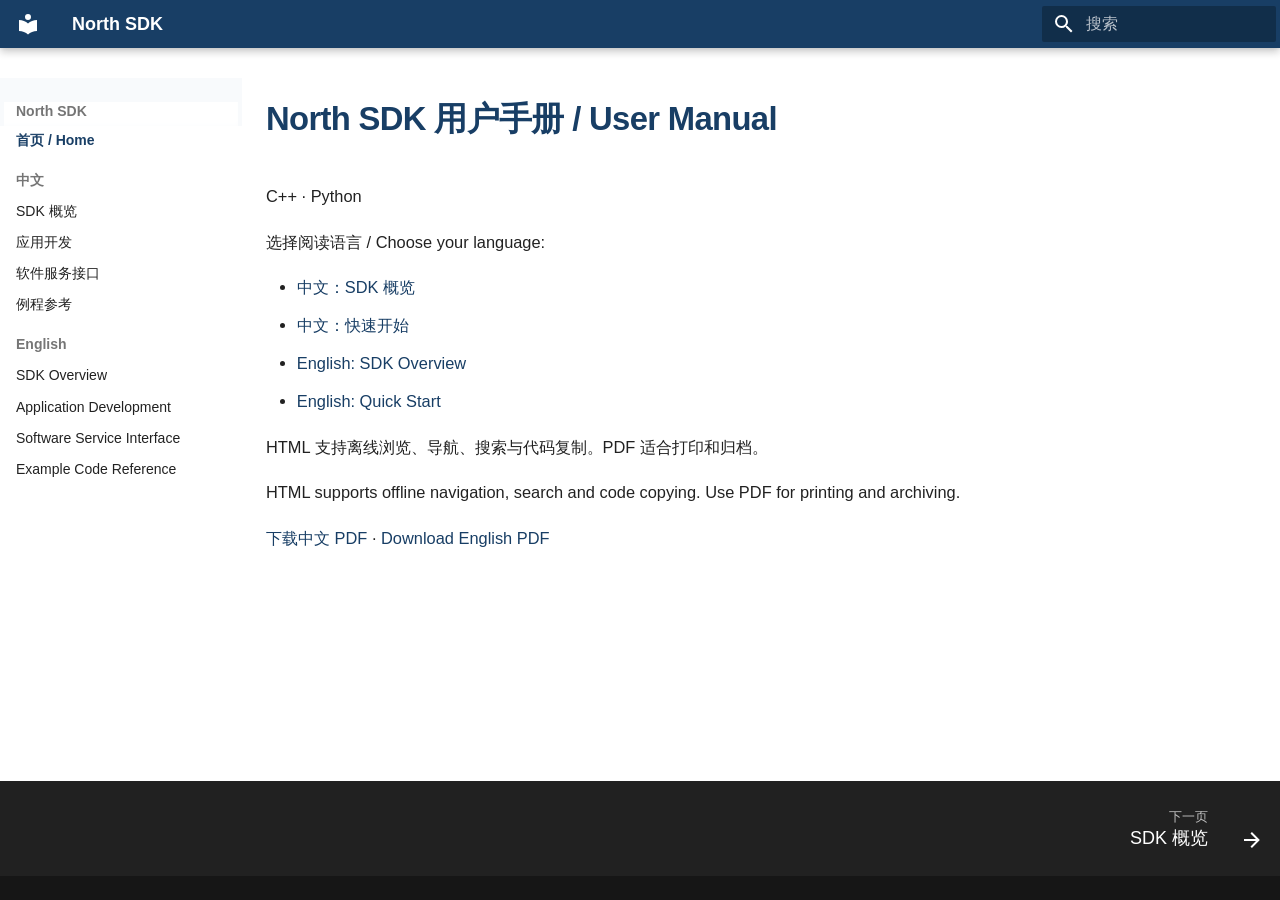
<file: manual/html/index.html>
<!doctype html>
<html lang="zh" class="no-js">
  <head>
    
      <meta charset="utf-8">
      <meta name="viewport" content="width=device-width,initial-scale=1">
      
        <meta name="description" content="Sharpa North SDK 用户手册 / User Manual">
      
      
      
      
      
        <link rel="next" href="zh/overview.html">
      
      
        
      
      
      <link rel="icon" href="assets/images/favicon.png">
      <meta name="generator" content="mkdocs-1.6.1, mkdocs-material-9.7.7">
    
    
      
        <title>North SDK</title>
      
    
    
      <link rel="stylesheet" href="assets/stylesheets/main.ec1eaa64.min.css">
      
        
        <link rel="stylesheet" href="assets/stylesheets/palette.ab4e12ef.min.css">
      
      


    
    
      
        <script src="assets/external/unpkg.com/iframe-worker/shim.js"></script>
      
    
    
      
    
    
      <link rel="stylesheet" href="stylesheets/manual.css">
    
    <script>__md_scope=new URL(".",location),__md_hash=e=>[...e].reduce(((e,_)=>(e<<5)-e+_.charCodeAt(0)),0),__md_get=(e,_=localStorage,t=__md_scope)=>JSON.parse(_.getItem(t.pathname+"."+e)),__md_set=(e,_,t=localStorage,a=__md_scope)=>{try{t.setItem(a.pathname+"."+e,JSON.stringify(_))}catch(e){}}</script>
    
      

    
    
  </head>
  
  
    
    
    
    
    
    <body dir="ltr" data-md-color-scheme="default" data-md-color-primary="blue" data-md-color-accent="blue">
  
    
    <input class="md-toggle" data-md-toggle="drawer" type="checkbox" id="__drawer" autocomplete="off">
    <input class="md-toggle" data-md-toggle="search" type="checkbox" id="__search" autocomplete="off">
    <label class="md-overlay" for="__drawer"></label>
    <div data-md-component="skip">
      
        
        <a href="#north-sdk-用户手册--user-manual" class="md-skip">
          跳转至
        </a>
      
    </div>
    <div data-md-component="announce">
      
    </div>
    
    
      

  

<header class="md-header md-header--shadow" data-md-component="header">
  <nav class="md-header__inner md-grid" aria-label="页眉">
    <a href="index.html" title="North SDK" class="md-header__button md-logo" aria-label="North SDK" data-md-component="logo">
      
  
  <svg xmlns="http://www.w3.org/2000/svg" viewBox="0 0 24 24"><path d="M12 8a3 3 0 0 0 3-3 3 3 0 0 0-3-3 3 3 0 0 0-3 3 3 3 0 0 0 3 3m0 3.54C9.64 9.35 6.5 8 3 8v11c3.5 0 6.64 1.35 9 3.54 2.36-2.19 5.5-3.54 9-3.54V8c-3.5 0-6.64 1.35-9 3.54"/></svg>

    </a>
    <label class="md-header__button md-icon" for="__drawer">
      
      <svg xmlns="http://www.w3.org/2000/svg" viewBox="0 0 24 24"><path d="M3 6h18v2H3zm0 5h18v2H3zm0 5h18v2H3z"/></svg>
    </label>
    <div class="md-header__title" data-md-component="header-title">
      <div class="md-header__ellipsis">
        <div class="md-header__topic">
          <span class="md-ellipsis">
            North SDK
          </span>
        </div>
        <div class="md-header__topic" data-md-component="header-topic">
          <span class="md-ellipsis">
            
              首页 / Home
            
          </span>
        </div>
      </div>
    </div>
    
      
    
    
    
    
      
      
        <label class="md-header__button md-icon" for="__search">
          
          <svg xmlns="http://www.w3.org/2000/svg" viewBox="0 0 24 24"><path d="M9.5 3A6.5 6.5 0 0 1 16 9.5c0 1.61-.59 3.09-1.56 4.23l.27.27h.79l5 5-1.5 1.5-5-5v-.79l-.27-.27A6.52 6.52 0 0 1 9.5 16 6.5 6.5 0 0 1 3 9.5 6.5 6.5 0 0 1 9.5 3m0 2C7 5 5 7 5 9.5S7 14 9.5 14 14 12 14 9.5 12 5 9.5 5"/></svg>
        </label>
        <div class="md-search" data-md-component="search" role="dialog">
  <label class="md-search__overlay" for="__search"></label>
  <div class="md-search__inner" role="search">
    <form class="md-search__form" name="search">
      <input type="text" class="md-search__input" name="query" aria-label="搜索" placeholder="搜索" autocapitalize="off" autocorrect="off" autocomplete="off" spellcheck="false" data-md-component="search-query" required>
      <label class="md-search__icon md-icon" for="__search">
        
        <svg xmlns="http://www.w3.org/2000/svg" viewBox="0 0 24 24"><path d="M9.5 3A6.5 6.5 0 0 1 16 9.5c0 1.61-.59 3.09-1.56 4.23l.27.27h.79l5 5-1.5 1.5-5-5v-.79l-.27-.27A6.52 6.52 0 0 1 9.5 16 6.5 6.5 0 0 1 3 9.5 6.5 6.5 0 0 1 9.5 3m0 2C7 5 5 7 5 9.5S7 14 9.5 14 14 12 14 9.5 12 5 9.5 5"/></svg>
        
        <svg xmlns="http://www.w3.org/2000/svg" viewBox="0 0 24 24"><path d="M20 11v2H8l5.5 5.5-1.42 1.42L4.16 12l7.92-7.92L13.5 5.5 8 11z"/></svg>
      </label>
      <nav class="md-search__options" aria-label="查找">
        
        <button type="reset" class="md-search__icon md-icon" title="清空当前内容" aria-label="清空当前内容" tabindex="-1">
          
          <svg xmlns="http://www.w3.org/2000/svg" viewBox="0 0 24 24"><path d="M19 6.41 17.59 5 12 10.59 6.41 5 5 6.41 10.59 12 5 17.59 6.41 19 12 13.41 17.59 19 19 17.59 13.41 12z"/></svg>
        </button>
      </nav>
      
        <div class="md-search__suggest" data-md-component="search-suggest"></div>
      
    </form>
    <div class="md-search__output">
      <div class="md-search__scrollwrap" tabindex="0" data-md-scrollfix>
        <div class="md-search-result" data-md-component="search-result">
          <div class="md-search-result__meta">
            正在初始化搜索引擎
          </div>
          <ol class="md-search-result__list" role="presentation"></ol>
        </div>
      </div>
    </div>
  </div>
</div>
      
    
    
  </nav>
  
</header>
    
    <div class="md-container" data-md-component="container">
      
      
        
          
        
      
      <main class="md-main" data-md-component="main">
        <div class="md-main__inner md-grid">
          
            
              
              <div class="md-sidebar md-sidebar--primary" data-md-component="sidebar" data-md-type="navigation" >
                <div class="md-sidebar__scrollwrap">
                  <div class="md-sidebar__inner">
                    



<nav class="md-nav md-nav--primary" aria-label="导航栏" data-md-level="0">
  <label class="md-nav__title" for="__drawer">
    <a href="index.html" title="North SDK" class="md-nav__button md-logo" aria-label="North SDK" data-md-component="logo">
      
  
  <svg xmlns="http://www.w3.org/2000/svg" viewBox="0 0 24 24"><path d="M12 8a3 3 0 0 0 3-3 3 3 0 0 0-3-3 3 3 0 0 0-3 3 3 3 0 0 0 3 3m0 3.54C9.64 9.35 6.5 8 3 8v11c3.5 0 6.64 1.35 9 3.54 2.36-2.19 5.5-3.54 9-3.54V8c-3.5 0-6.64 1.35-9 3.54"/></svg>

    </a>
    North SDK
  </label>
  
  <ul class="md-nav__list" data-md-scrollfix>
    
      
      
  
  
    
  
  
  
    <li class="md-nav__item md-nav__item--active">
      
      <input class="md-nav__toggle md-toggle" type="checkbox" id="__toc">
      
      
        
      
      
      <a href="index.html" class="md-nav__link md-nav__link--active">
        
  
  
  <span class="md-ellipsis">
    
  
    首页 / Home
  

    
  </span>
  
  

      </a>
      
    </li>
  

    
      
      
  
  
  
  
    
    
    
    
      
        
        
      
    
    
    <li class="md-nav__item md-nav__item--section md-nav__item--nested">
      
        
        
        <input class="md-nav__toggle md-toggle " type="checkbox" id="__nav_2" >
        
          
          <label class="md-nav__link" for="__nav_2" id="__nav_2_label" tabindex="">
            
  
  
  <span class="md-ellipsis">
    
  
    中文
  

    
  </span>
  
  

            <span class="md-nav__icon md-icon"></span>
          </label>
        
        <nav class="md-nav" data-md-level="1" aria-labelledby="__nav_2_label" aria-expanded="false">
          <label class="md-nav__title" for="__nav_2">
            <span class="md-nav__icon md-icon"></span>
            
  
    中文
  

          </label>
          <ul class="md-nav__list" data-md-scrollfix>
            
              
                
  
  
  
  
    <li class="md-nav__item">
      <a href="zh/overview.html" class="md-nav__link">
        
  
  
  <span class="md-ellipsis">
    
  
    SDK 概览
  

    
  </span>
  
  

      </a>
    </li>
  

              
            
              
                
  
  
  
  
    <li class="md-nav__item">
      <a href="zh/development.html" class="md-nav__link">
        
  
  
  <span class="md-ellipsis">
    
  
    应用开发
  

    
  </span>
  
  

      </a>
    </li>
  

              
            
              
                
  
  
  
  
    <li class="md-nav__item">
      <a href="zh/api.html" class="md-nav__link">
        
  
  
  <span class="md-ellipsis">
    
  
    软件服务接口
  

    
  </span>
  
  

      </a>
    </li>
  

              
            
              
                
  
  
  
  
    <li class="md-nav__item">
      <a href="zh/examples.html" class="md-nav__link">
        
  
  
  <span class="md-ellipsis">
    
  
    例程参考
  

    
  </span>
  
  

      </a>
    </li>
  

              
            
          </ul>
        </nav>
      
    </li>
  

    
      
      
  
  
  
  
    
    
    
    
      
        
        
      
    
    
    <li class="md-nav__item md-nav__item--section md-nav__item--nested">
      
        
        
        <input class="md-nav__toggle md-toggle " type="checkbox" id="__nav_3" >
        
          
          <label class="md-nav__link" for="__nav_3" id="__nav_3_label" tabindex="">
            
  
  
  <span class="md-ellipsis">
    
  
    English
  

    
  </span>
  
  

            <span class="md-nav__icon md-icon"></span>
          </label>
        
        <nav class="md-nav" data-md-level="1" aria-labelledby="__nav_3_label" aria-expanded="false">
          <label class="md-nav__title" for="__nav_3">
            <span class="md-nav__icon md-icon"></span>
            
  
    English
  

          </label>
          <ul class="md-nav__list" data-md-scrollfix>
            
              
                
  
  
  
  
    <li class="md-nav__item">
      <a href="en/overview.html" class="md-nav__link">
        
  
  
  <span class="md-ellipsis">
    
  
    SDK Overview
  

    
  </span>
  
  

      </a>
    </li>
  

              
            
              
                
  
  
  
  
    <li class="md-nav__item">
      <a href="en/development.html" class="md-nav__link">
        
  
  
  <span class="md-ellipsis">
    
  
    Application Development
  

    
  </span>
  
  

      </a>
    </li>
  

              
            
              
                
  
  
  
  
    <li class="md-nav__item">
      <a href="en/api.html" class="md-nav__link">
        
  
  
  <span class="md-ellipsis">
    
  
    Software Service Interface
  

    
  </span>
  
  

      </a>
    </li>
  

              
            
              
                
  
  
  
  
    <li class="md-nav__item">
      <a href="en/examples.html" class="md-nav__link">
        
  
  
  <span class="md-ellipsis">
    
  
    Example Code Reference
  

    
  </span>
  
  

      </a>
    </li>
  

              
            
          </ul>
        </nav>
      
    </li>
  

    
  </ul>
</nav>
                  </div>
                </div>
              </div>
            
            
              
              <div class="md-sidebar md-sidebar--secondary" data-md-component="sidebar" data-md-type="toc" >
                <div class="md-sidebar__scrollwrap">
                  <div class="md-sidebar__inner">
                    

<nav class="md-nav md-nav--secondary" aria-label="目录">
  
  
  
    
  
  
</nav>
                  </div>
                </div>
              </div>
            
          
          
            <div class="md-content" data-md-component="content">
              
              <article class="md-content__inner md-typeset">
                
                  



<h1 id="north-sdk-用户手册--user-manual">North SDK 用户手册 / User Manual<a class="headerlink" href="#north-sdk-用户手册--user-manual" title="Permanent link">&para;</a></h1>
<p>C++ · Python</p>
<p>选择阅读语言 / Choose your language:</p>
<ul>
<li><a href="zh/overview.html">中文：SDK 概览</a></li>
<li><a href="zh/development.html#快速开始">中文：快速开始</a></li>
<li><a href="en/overview.html">English: SDK Overview</a></li>
<li><a href="en/development.html#quick-start">English: Quick Start</a></li>
</ul>
<p>HTML 支持离线浏览、导航、搜索与代码复制。PDF 适合打印和归档。</p>
<p>HTML supports offline navigation, search and code copying. Use PDF for printing and archiving.</p>
<p><a href="../pdf/North-SDK-Manual-zh.pdf">下载中文 PDF</a> · <a href="../pdf/North-SDK-Manual-en.pdf">Download English PDF</a></p>












                
              </article>
            </div>
          
          
<script>var target=document.getElementById(location.hash.slice(1));target&&target.name&&(target.checked=target.name.startsWith("__tabbed_"))</script>
        </div>
        
          <button type="button" class="md-top md-icon" data-md-component="top" hidden>
  
  <svg xmlns="http://www.w3.org/2000/svg" viewBox="0 0 24 24"><path d="M13 20h-2V8l-5.5 5.5-1.42-1.42L12 4.16l7.92 7.92-1.42 1.42L13 8z"/></svg>
  回到页面顶部
</button>
        
      </main>
      
        <footer class="md-footer">
  
    
      
      <nav class="md-footer__inner md-grid" aria-label="页脚" >
        
        
          
          <a href="zh/overview.html" class="md-footer__link md-footer__link--next" aria-label="下一页: SDK 概览">
            <div class="md-footer__title">
              <span class="md-footer__direction">
                下一页
              </span>
              <div class="md-ellipsis">
                SDK 概览
              </div>
            </div>
            <div class="md-footer__button md-icon">
              
              <svg xmlns="http://www.w3.org/2000/svg" viewBox="0 0 24 24"><path d="M4 11v2h12l-5.5 5.5 1.42 1.42L19.84 12l-7.92-7.92L10.5 5.5 16 11z"/></svg>
            </div>
          </a>
        
      </nav>
    
  
  <div class="md-footer-meta md-typeset">
    <div class="md-footer-meta__inner md-grid">
      <div class="md-copyright">
  
  
</div>
      
    </div>
  </div>
</footer>
      
    </div>
    <div class="md-dialog" data-md-component="dialog">
      <div class="md-dialog__inner md-typeset"></div>
    </div>
    
    
    
      
      
      <script id="__config" type="application/json">{"annotate": null, "base": ".", "features": ["navigation.sections", "navigation.top", "navigation.footer", "search.highlight", "search.suggest", "content.code.copy"], "search": "assets/javascripts/workers/search.2c215733.min.js", "tags": null, "translations": {"clipboard.copied": "\u5df2\u590d\u5236", "clipboard.copy": "\u590d\u5236", "search.result.more.one": "\u5728\u8be5\u9875\u4e0a\u8fd8\u6709 1 \u4e2a\u7b26\u5408\u6761\u4ef6\u7684\u7ed3\u679c", "search.result.more.other": "\u5728\u8be5\u9875\u4e0a\u8fd8\u6709 # \u4e2a\u7b26\u5408\u6761\u4ef6\u7684\u7ed3\u679c", "search.result.none": "\u6ca1\u6709\u627e\u5230\u7b26\u5408\u6761\u4ef6\u7684\u7ed3\u679c", "search.result.one": "\u627e\u5230 1 \u4e2a\u7b26\u5408\u6761\u4ef6\u7684\u7ed3\u679c", "search.result.other": "# \u4e2a\u7b26\u5408\u6761\u4ef6\u7684\u7ed3\u679c", "search.result.placeholder": "\u952e\u5165\u4ee5\u5f00\u59cb\u641c\u7d22", "search.result.term.missing": "\u7f3a\u5c11", "select.version": "\u9009\u62e9\u5f53\u524d\u7248\u672c"}, "version": null}</script>
    
    
      <script src="assets/javascripts/bundle.d7400e89.min.js"></script>
      
        <script src="javascripts/manual.js"></script>
      
        <script src="assets/external/unpkg.com/mermaid@11/dist/mermaid.min.js"></script>
      
    
  </body>
</html>
</file>
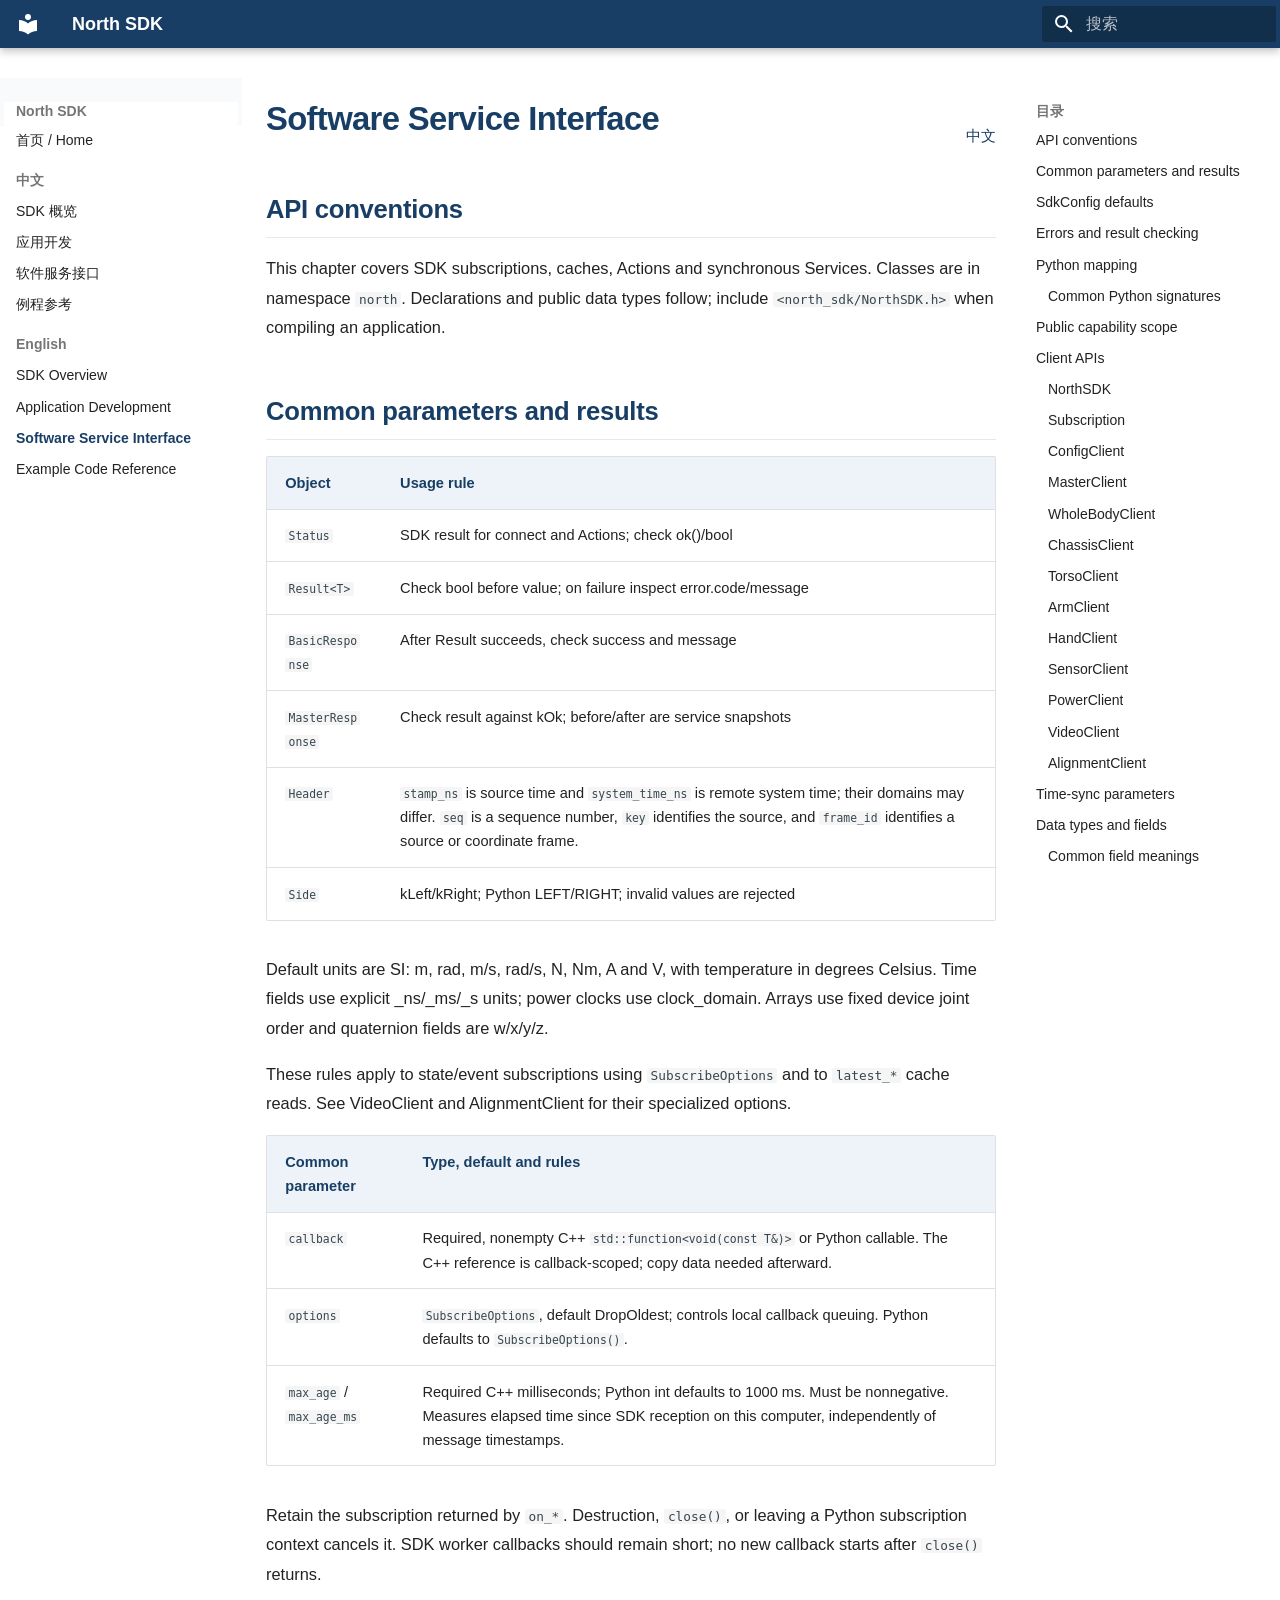
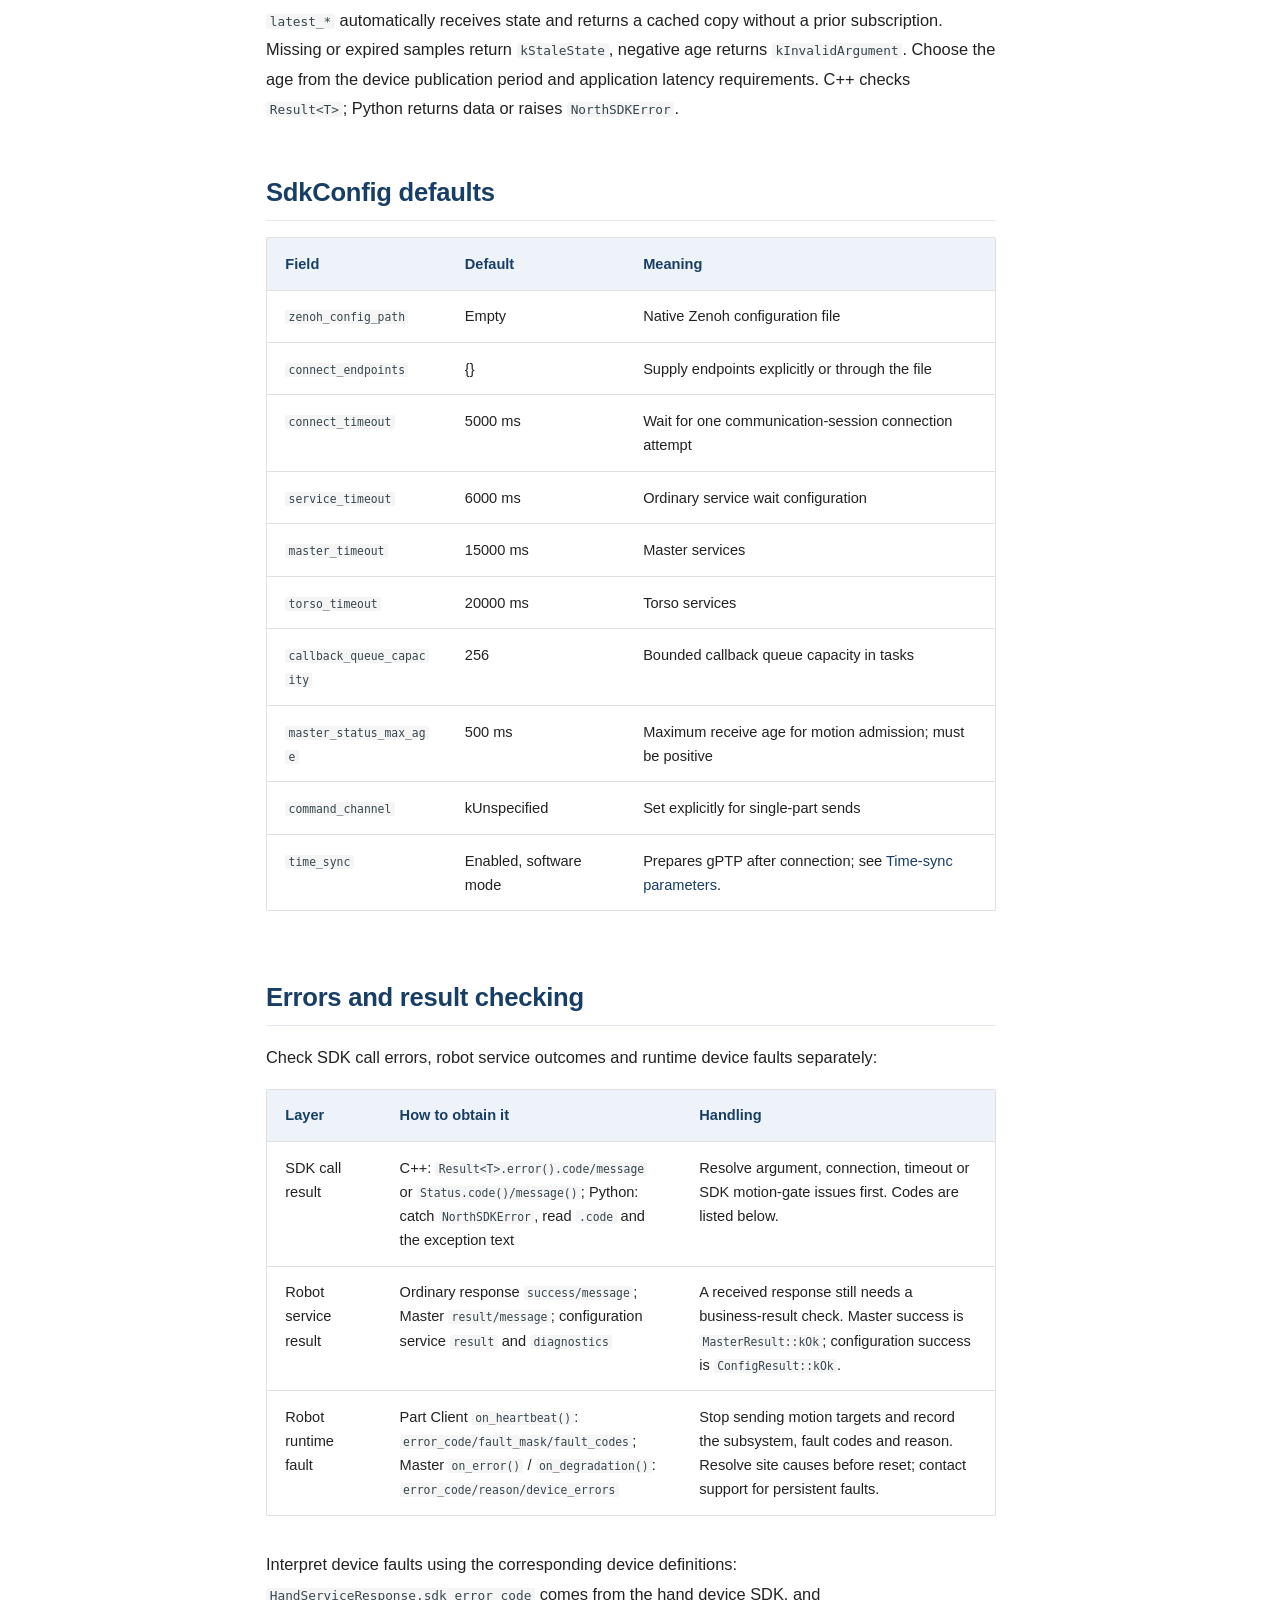
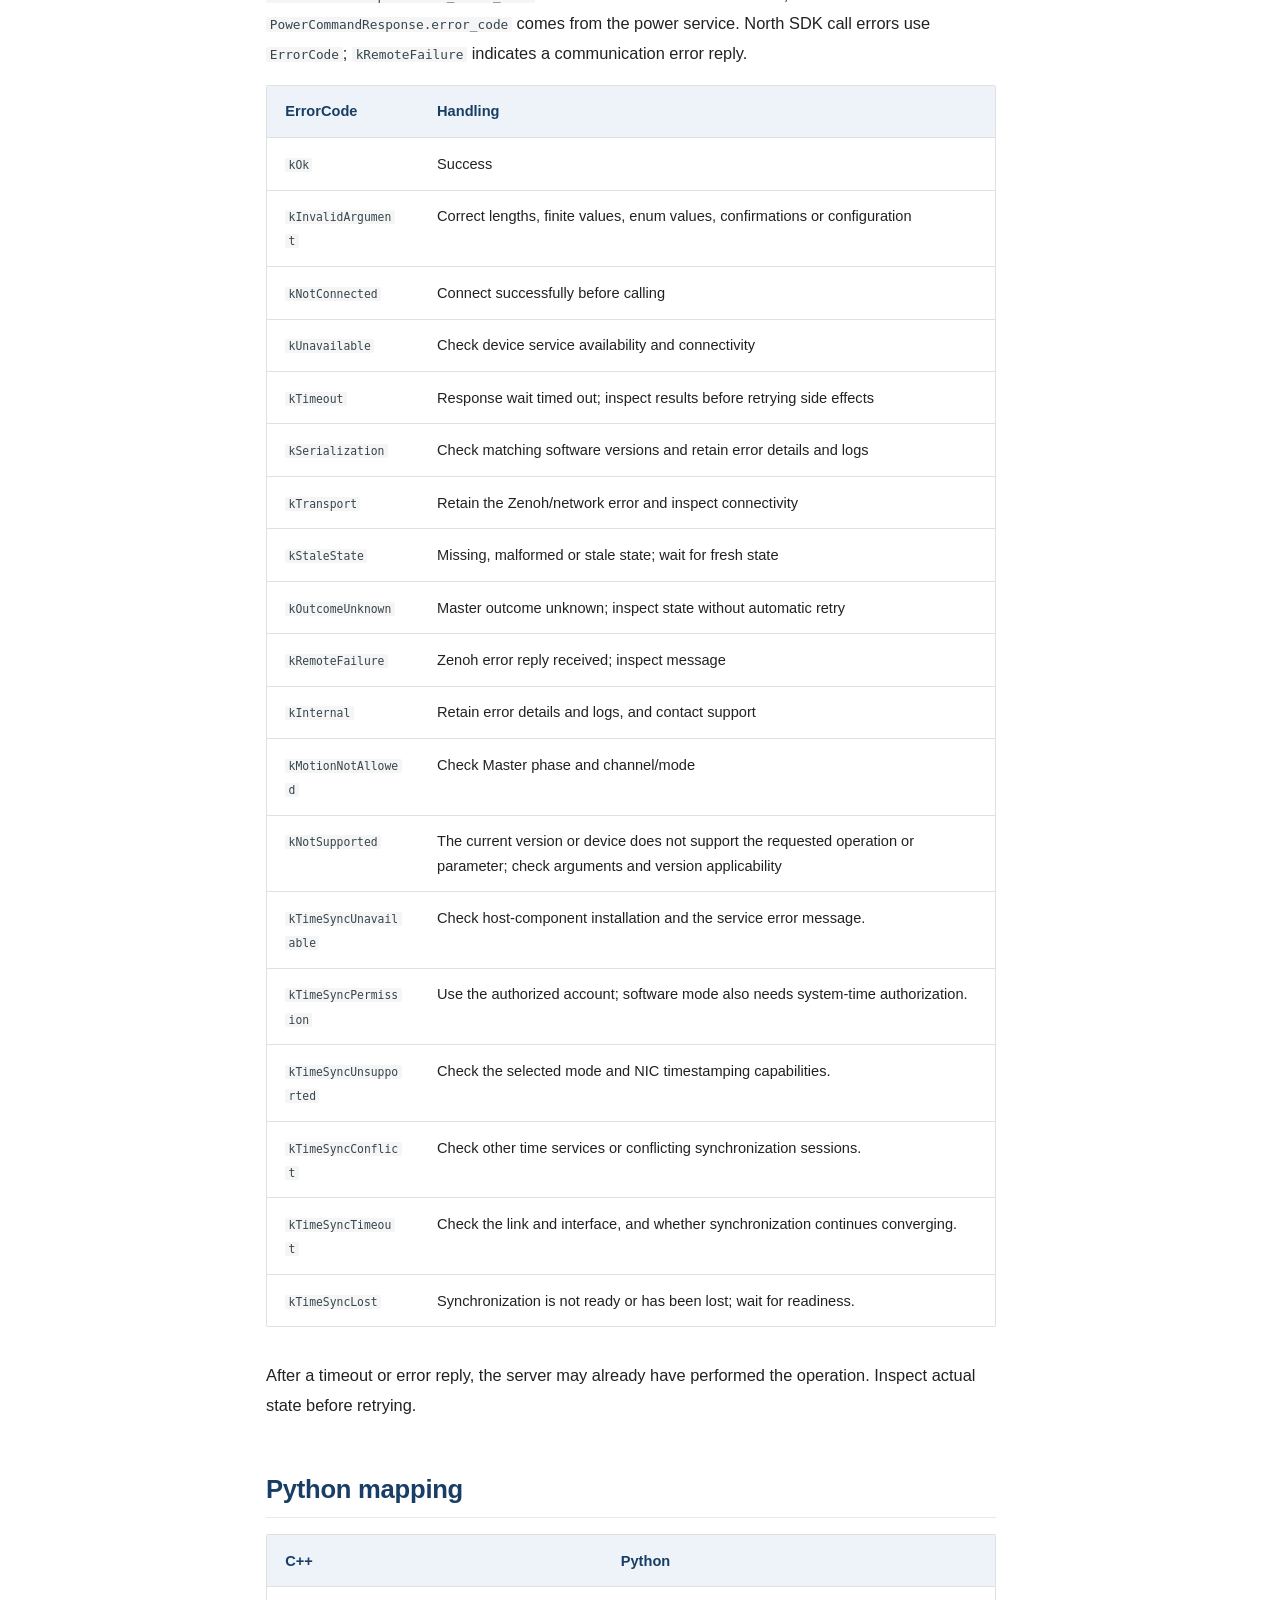
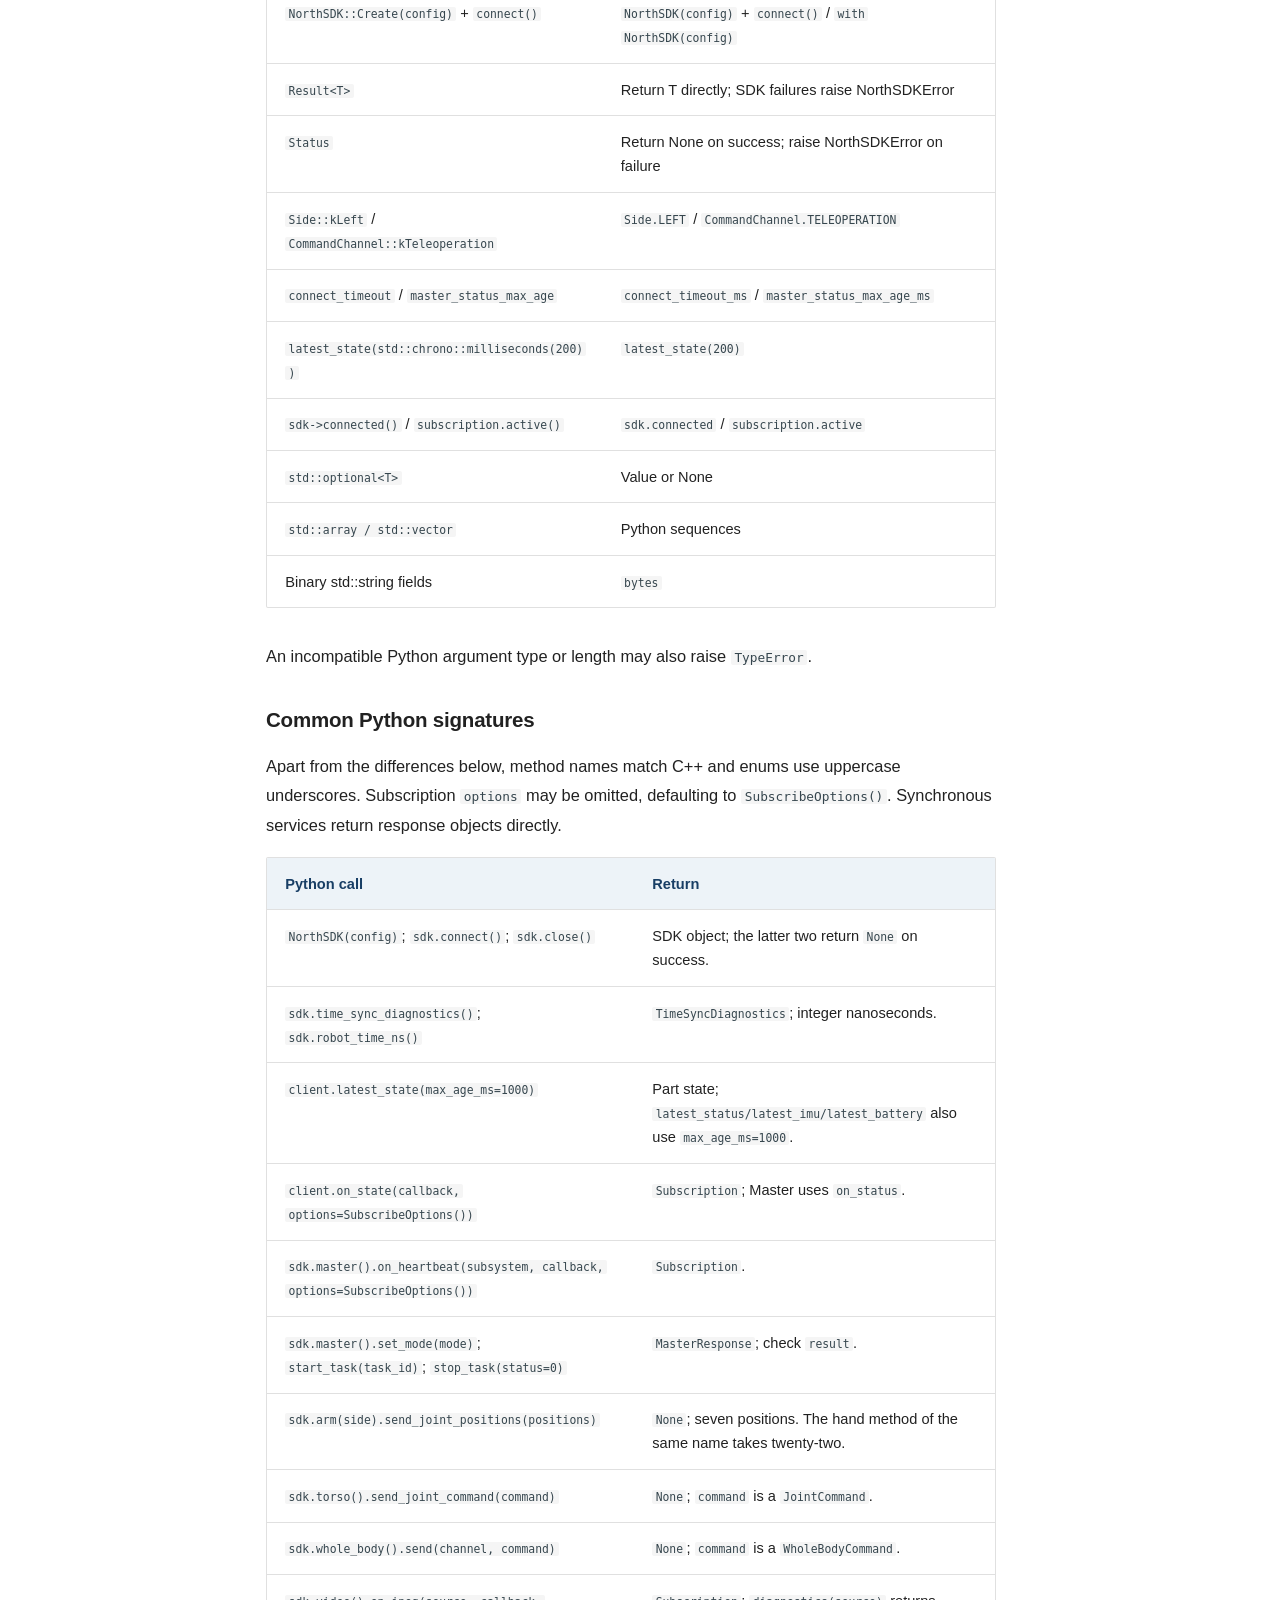
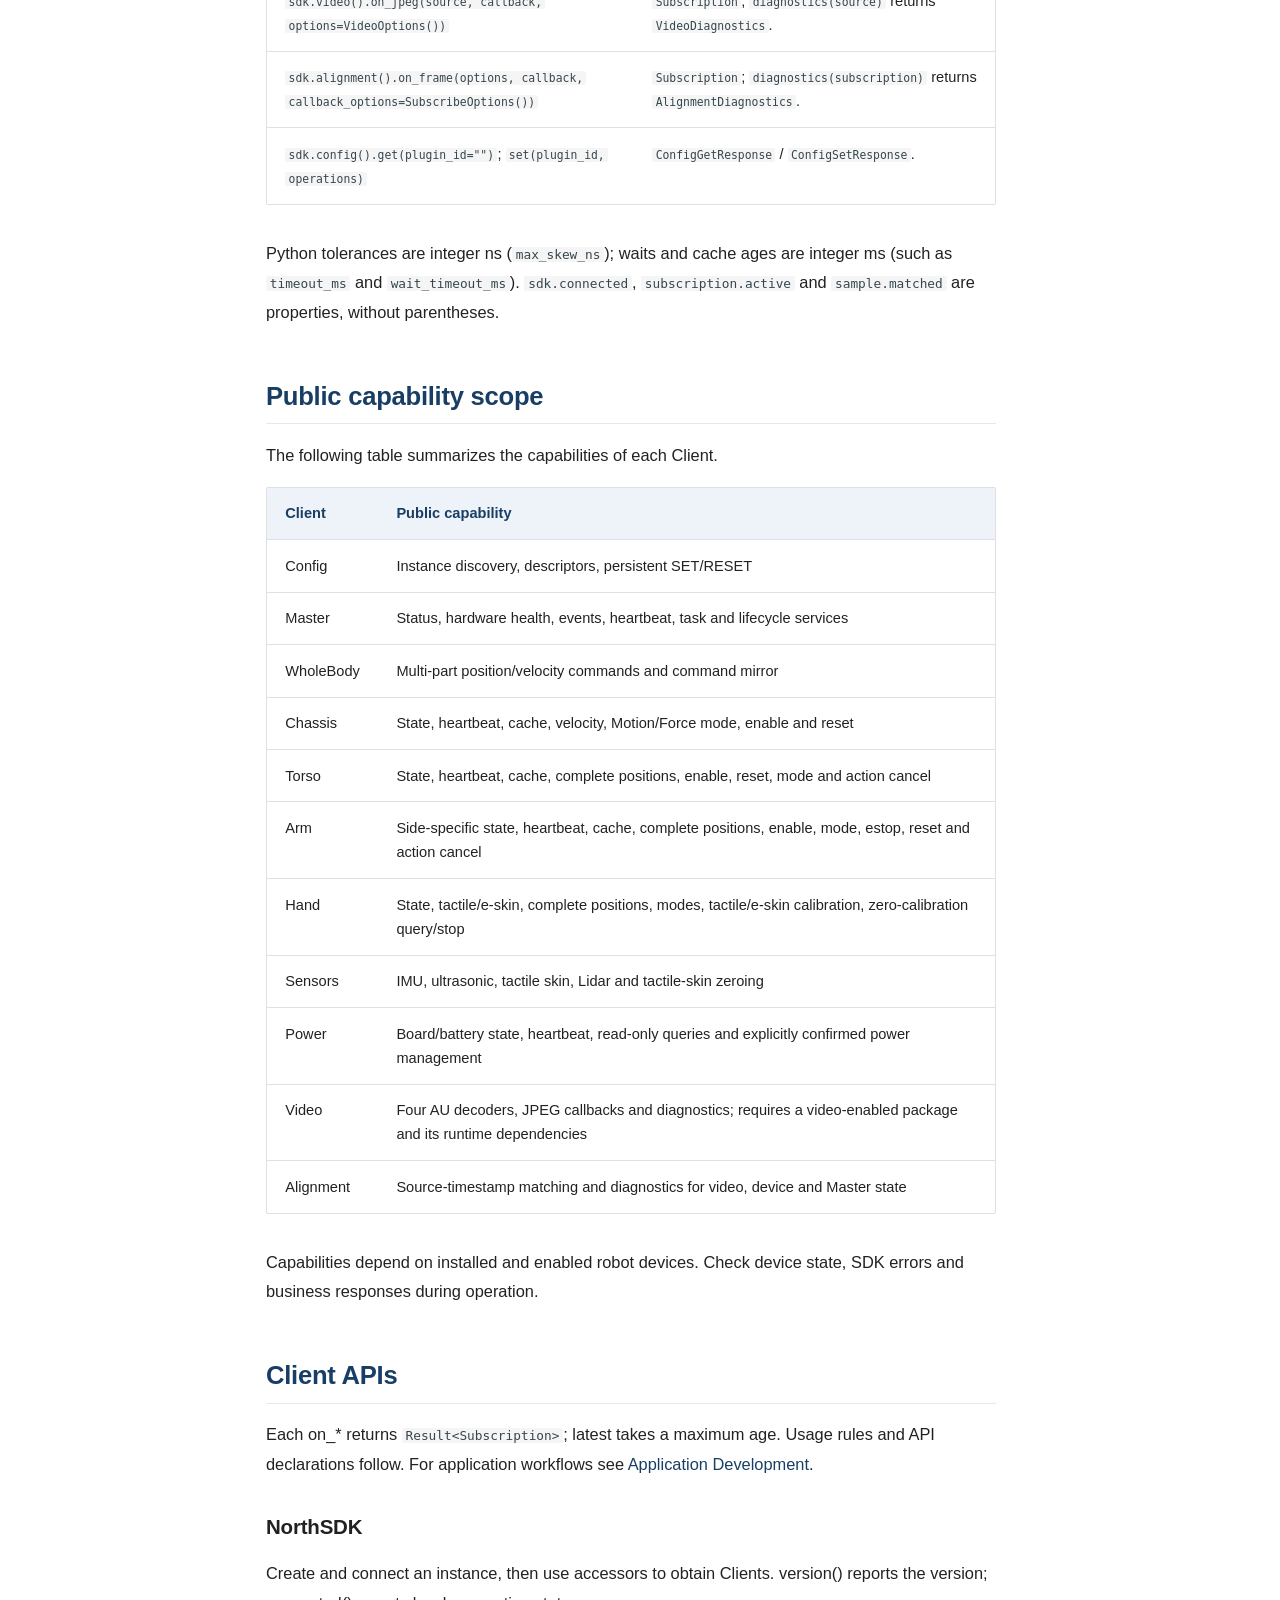
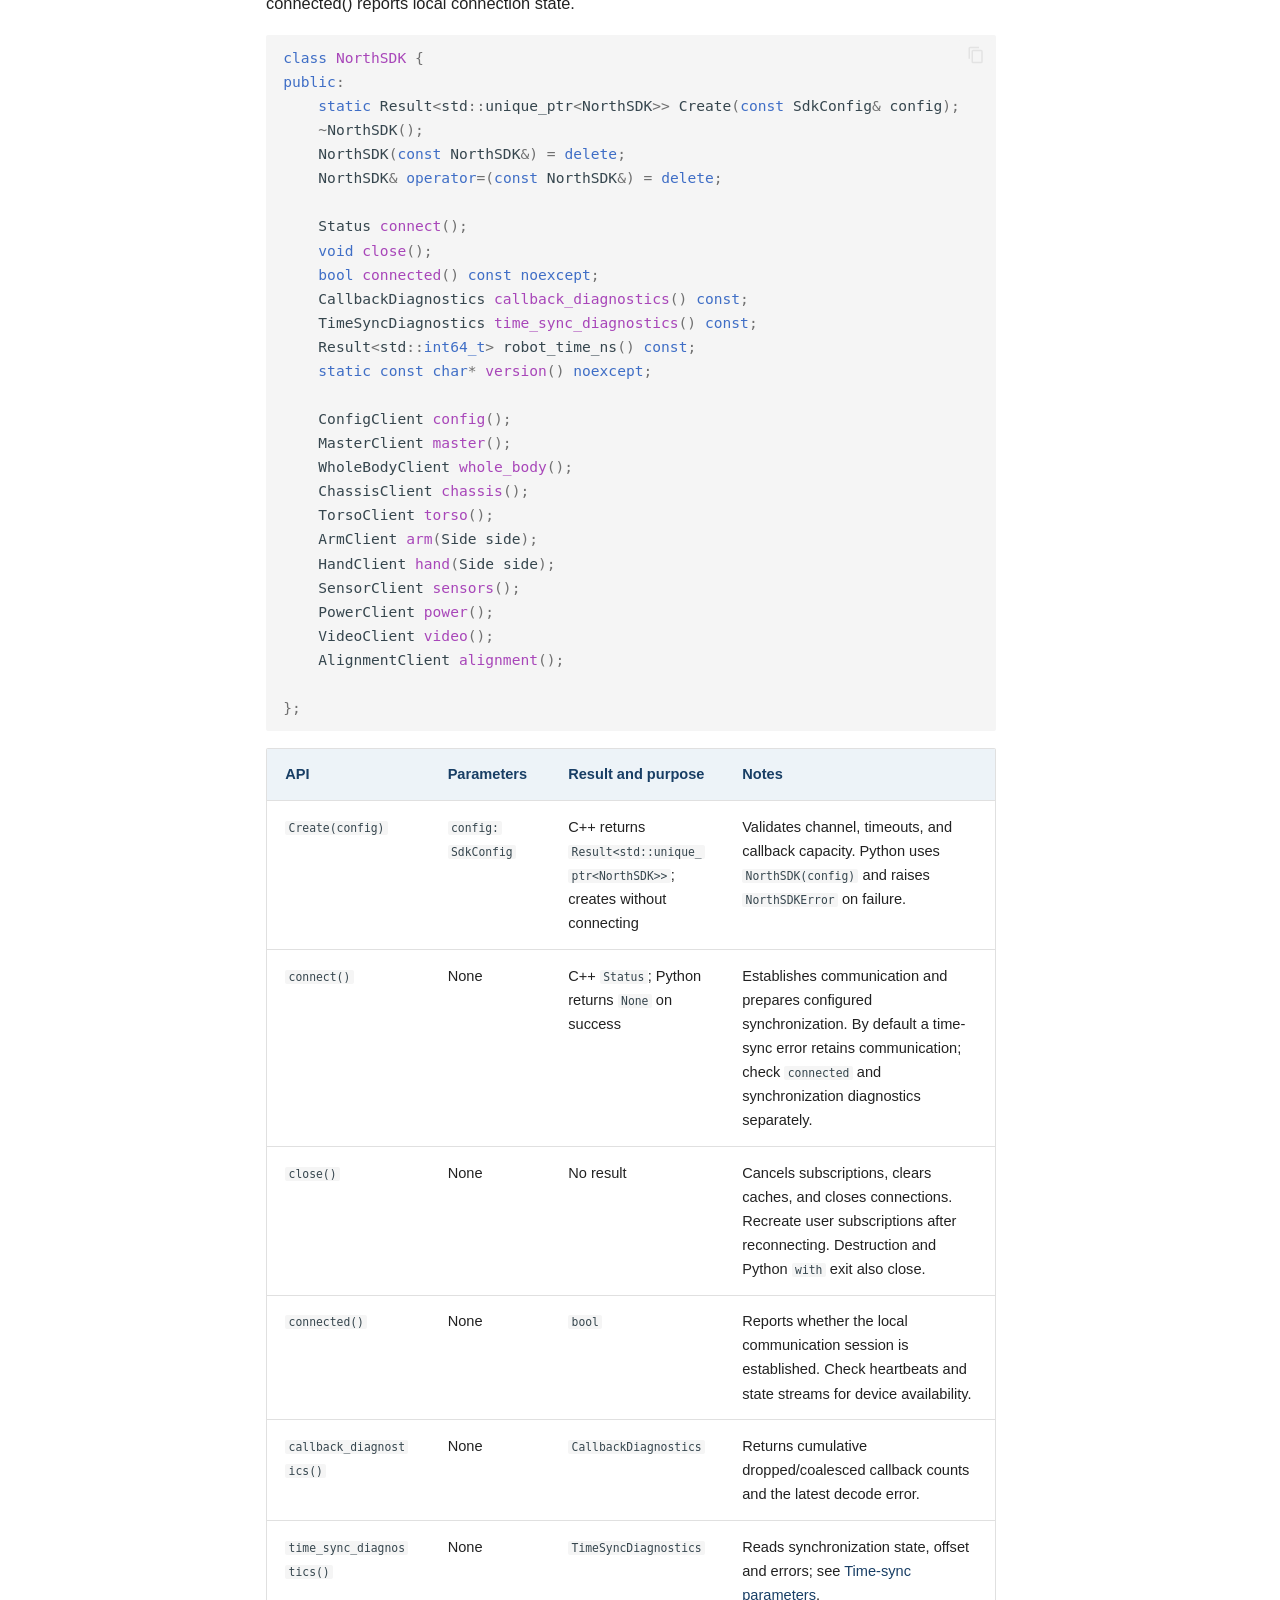
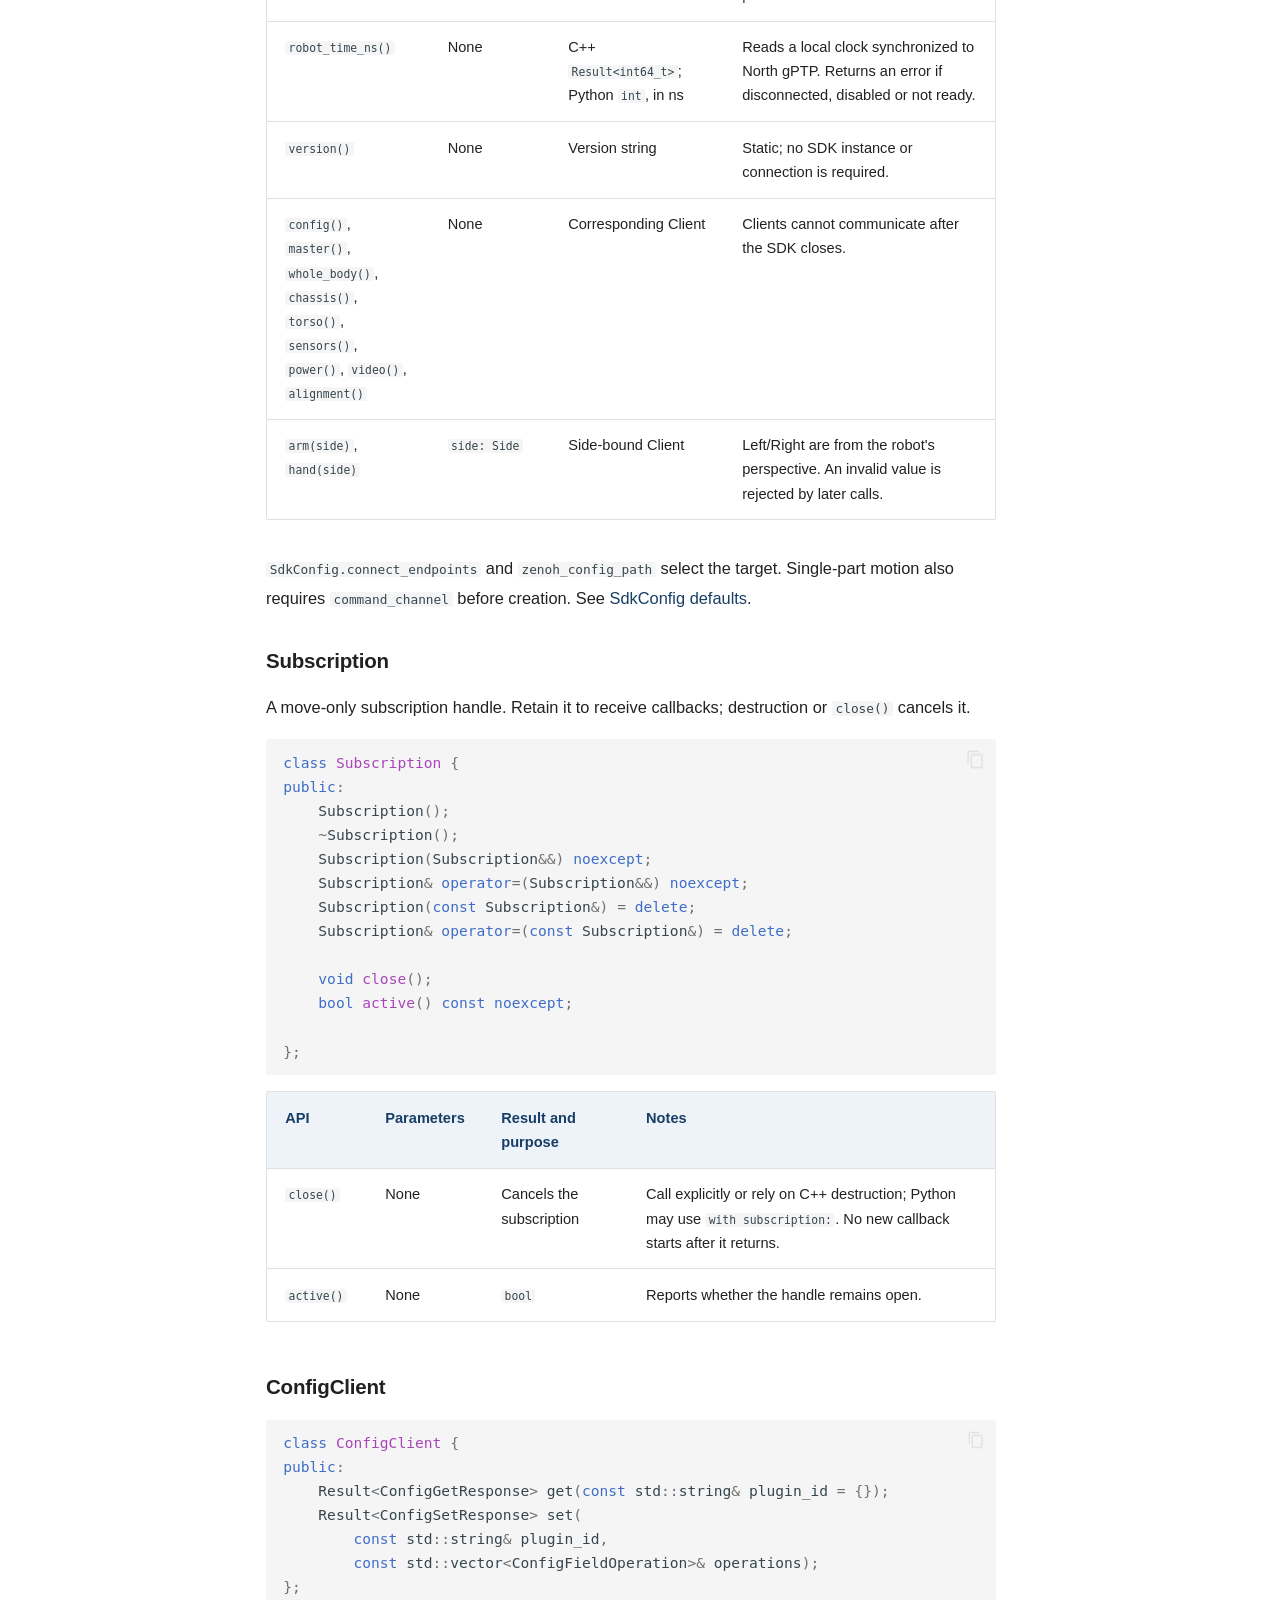
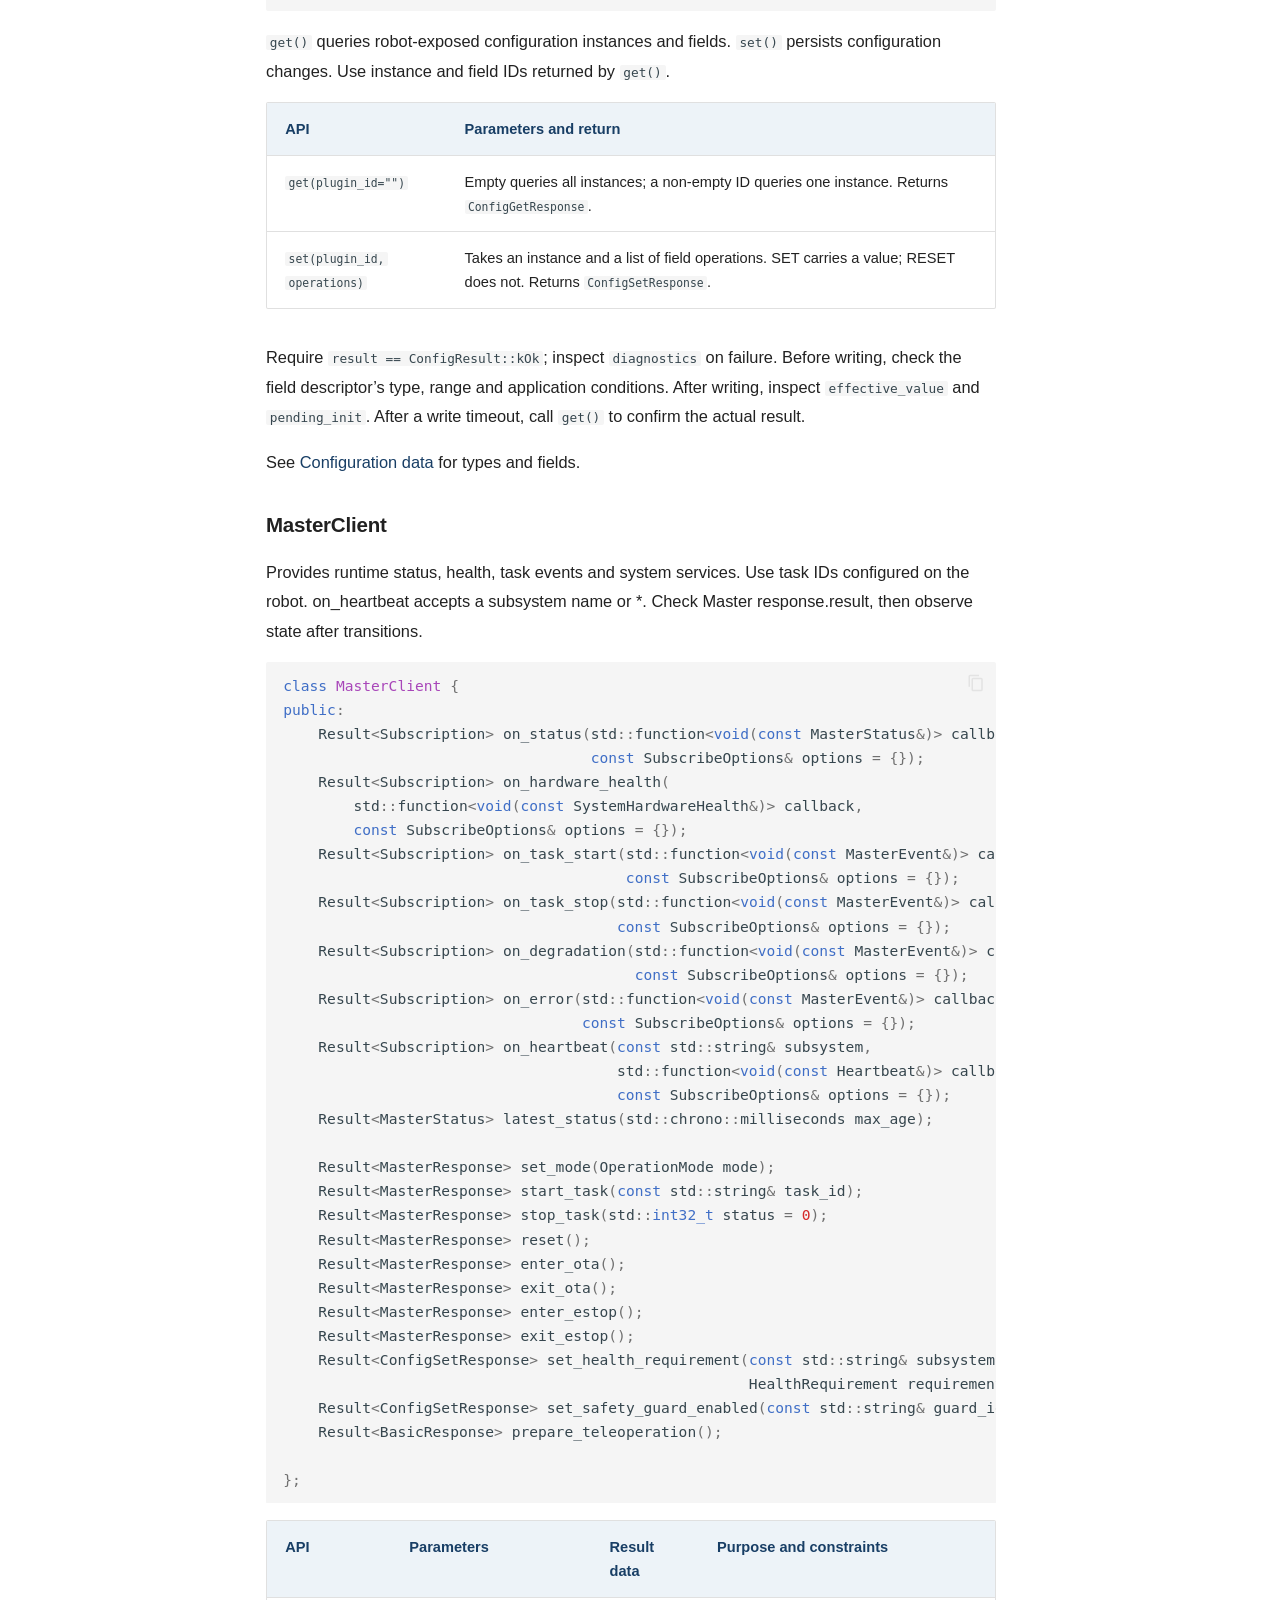
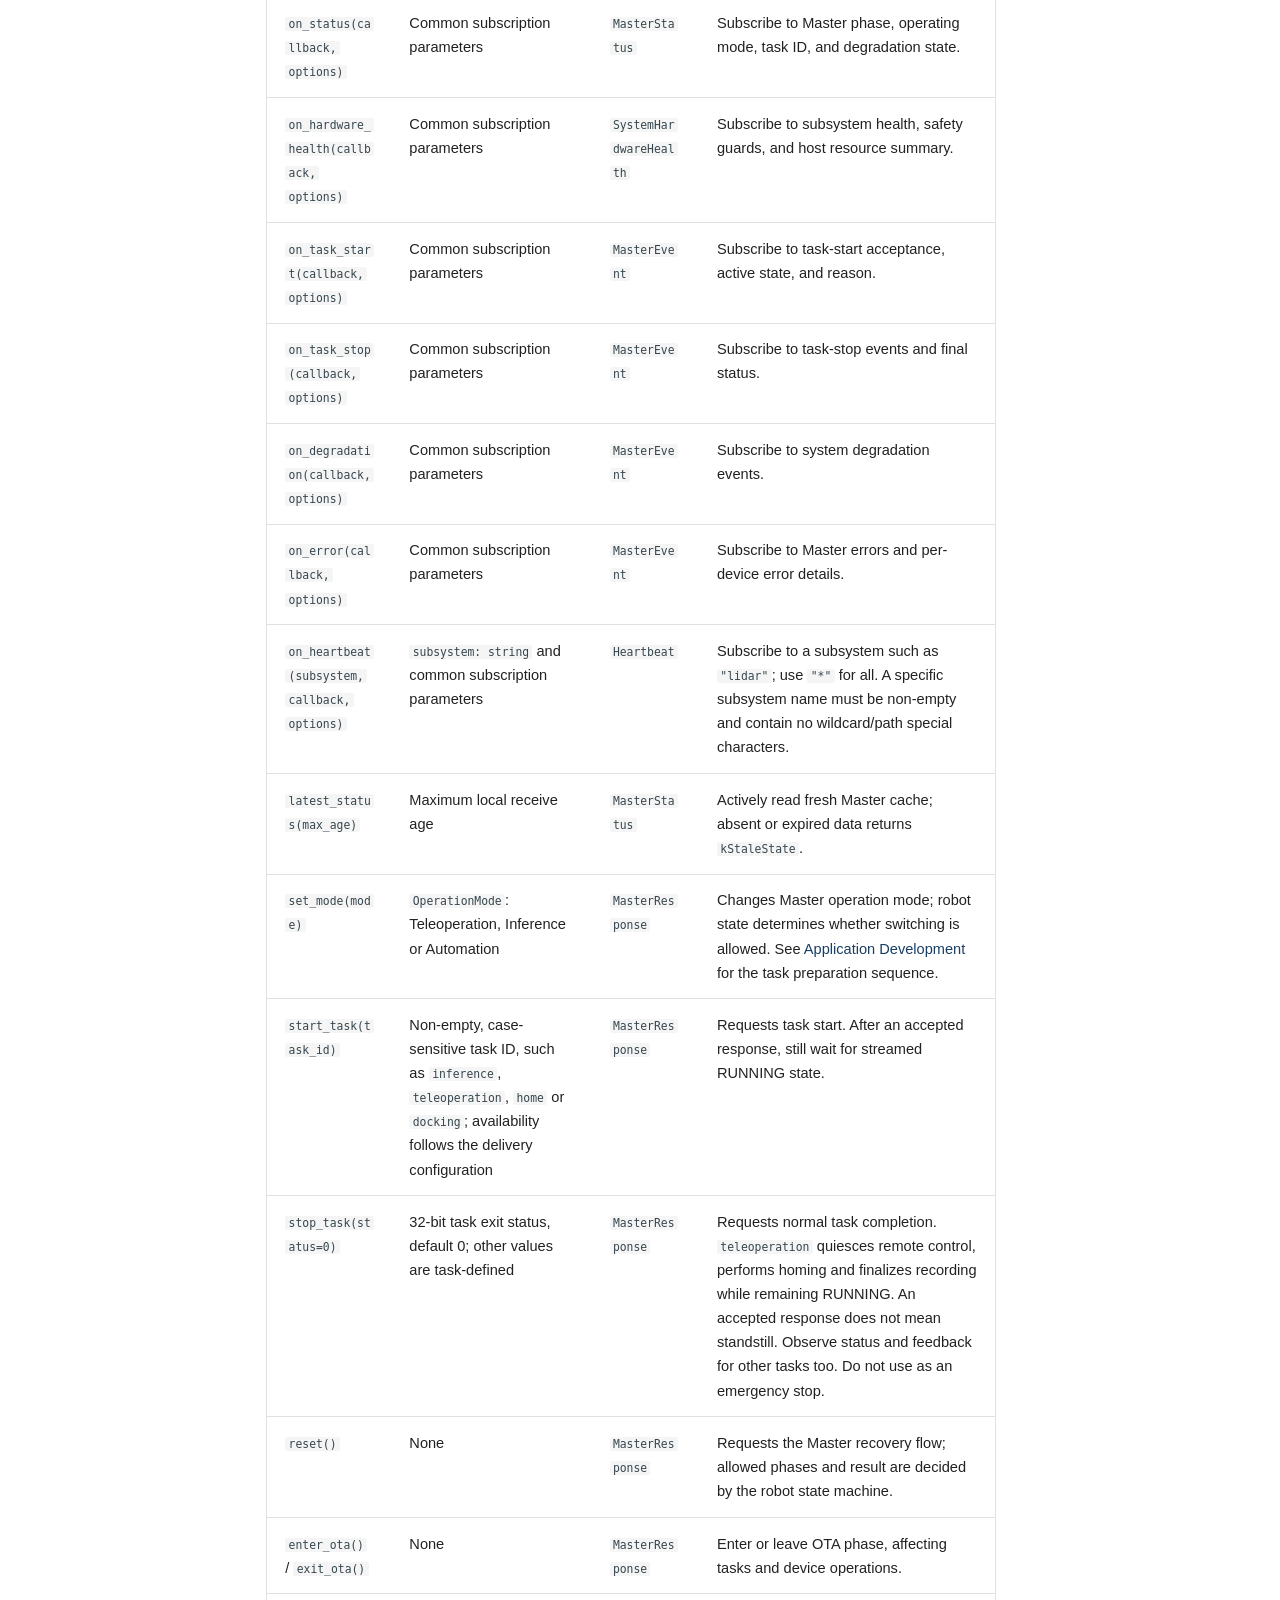
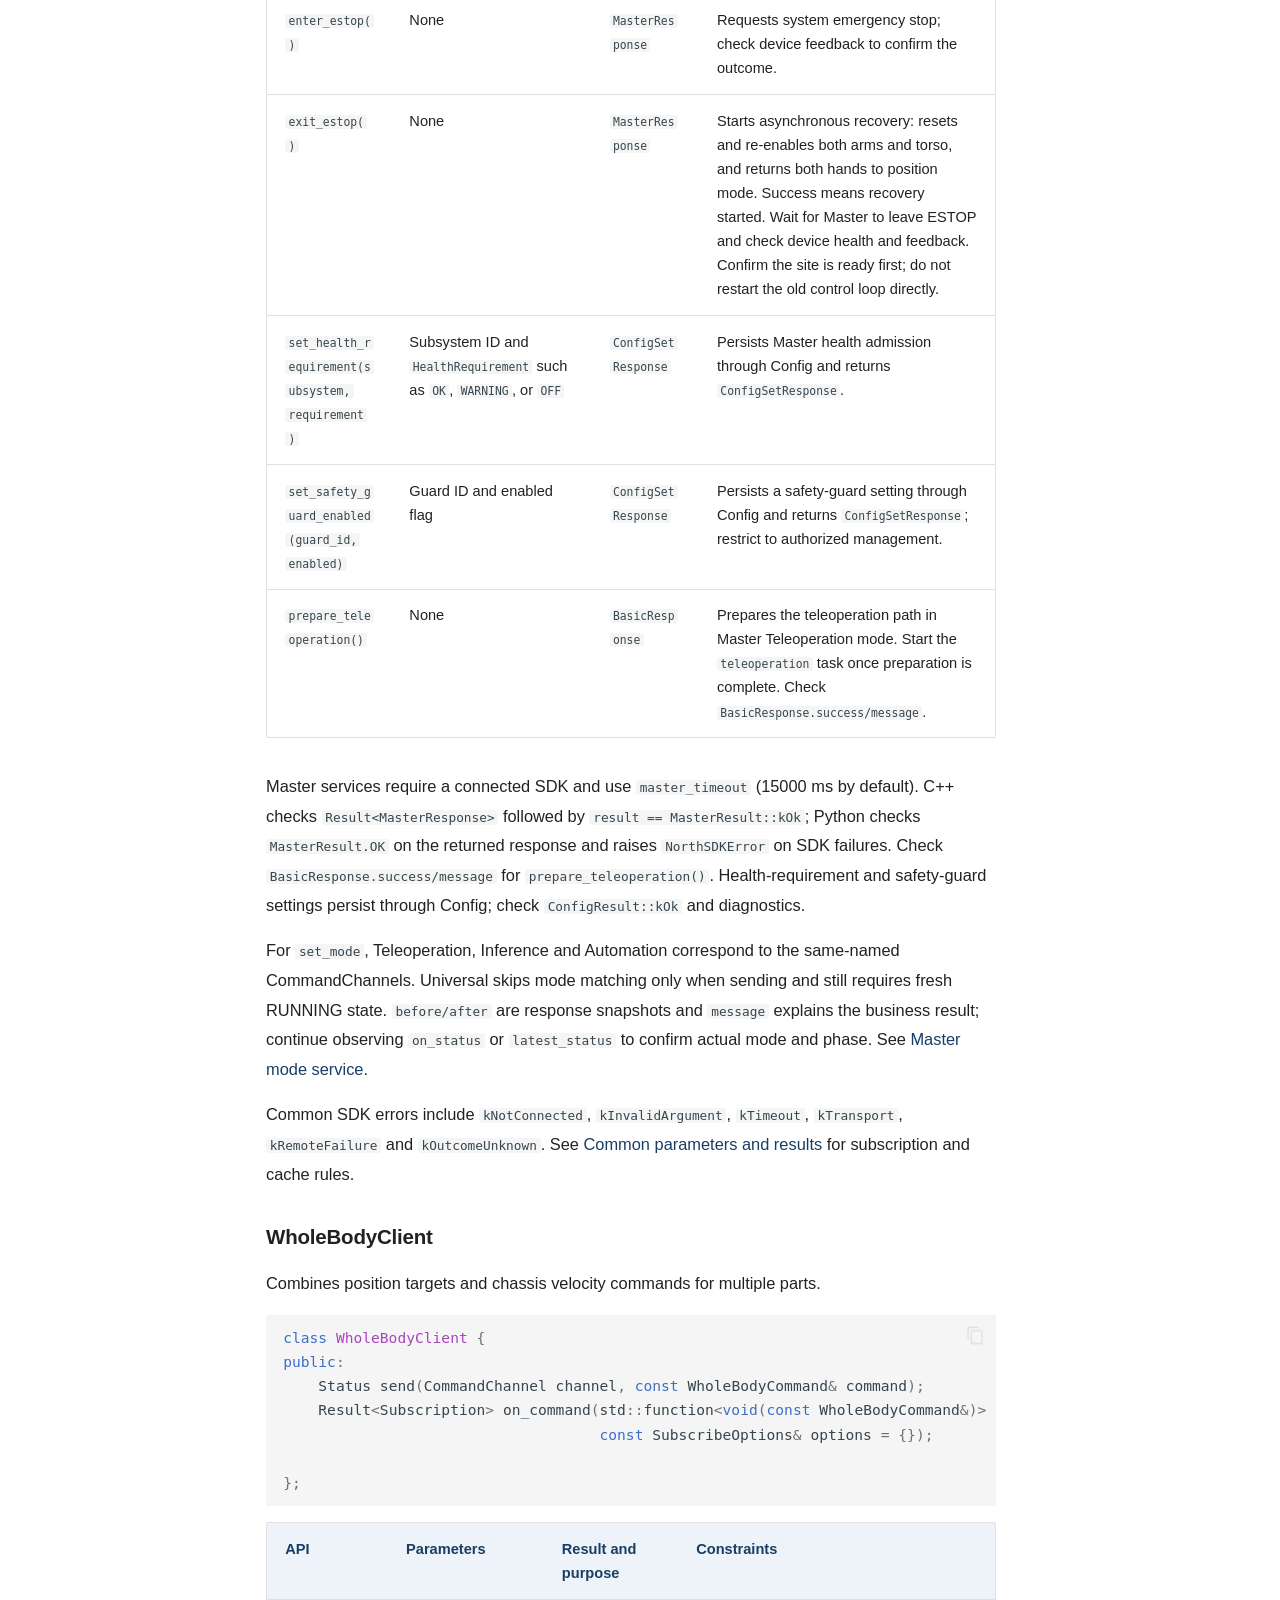
<file: manual/html/en/api.html>
<!doctype html>
<html lang="zh" class="no-js">
  <head>
    
      <meta charset="utf-8">
      <meta name="viewport" content="width=device-width,initial-scale=1">
      
        <meta name="description" content="Sharpa North SDK 用户手册 / User Manual">
      
      
      
      
        <link rel="prev" href="development.html">
      
      
        <link rel="next" href="examples.html">
      
      
        
      
      
      <link rel="icon" href="../assets/images/favicon.png">
      <meta name="generator" content="mkdocs-1.6.1, mkdocs-material-9.7.7">
    
    
      
        <title>Software Service Interface - North SDK</title>
      
    
    
      <link rel="stylesheet" href="../assets/stylesheets/main.ec1eaa64.min.css">
      
        
        <link rel="stylesheet" href="../assets/stylesheets/palette.ab4e12ef.min.css">
      
      


    
    
      
        <script src="../assets/external/unpkg.com/iframe-worker/shim.js"></script>
      
    
    
      
    
    
      <link rel="stylesheet" href="../stylesheets/manual.css">
    
    <script>__md_scope=new URL("..",location),__md_hash=e=>[...e].reduce(((e,_)=>(e<<5)-e+_.charCodeAt(0)),0),__md_get=(e,_=localStorage,t=__md_scope)=>JSON.parse(_.getItem(t.pathname+"."+e)),__md_set=(e,_,t=localStorage,a=__md_scope)=>{try{t.setItem(a.pathname+"."+e,JSON.stringify(_))}catch(e){}}</script>
    
      

    
    
  </head>
  
  
    
    
    
    
    
    <body dir="ltr" data-md-color-scheme="default" data-md-color-primary="blue" data-md-color-accent="blue">
  
    
    <input class="md-toggle" data-md-toggle="drawer" type="checkbox" id="__drawer" autocomplete="off">
    <input class="md-toggle" data-md-toggle="search" type="checkbox" id="__search" autocomplete="off">
    <label class="md-overlay" for="__drawer"></label>
    <div data-md-component="skip">
      
        
        <a href="#software-service-interface" class="md-skip">
          跳转至
        </a>
      
    </div>
    <div data-md-component="announce">
      
    </div>
    
    
      

  

<header class="md-header md-header--shadow" data-md-component="header">
  <nav class="md-header__inner md-grid" aria-label="页眉">
    <a href="../index.html" title="North SDK" class="md-header__button md-logo" aria-label="North SDK" data-md-component="logo">
      
  
  <svg xmlns="http://www.w3.org/2000/svg" viewBox="0 0 24 24"><path d="M12 8a3 3 0 0 0 3-3 3 3 0 0 0-3-3 3 3 0 0 0-3 3 3 3 0 0 0 3 3m0 3.54C9.64 9.35 6.5 8 3 8v11c3.5 0 6.64 1.35 9 3.54 2.36-2.19 5.5-3.54 9-3.54V8c-3.5 0-6.64 1.35-9 3.54"/></svg>

    </a>
    <label class="md-header__button md-icon" for="__drawer">
      
      <svg xmlns="http://www.w3.org/2000/svg" viewBox="0 0 24 24"><path d="M3 6h18v2H3zm0 5h18v2H3zm0 5h18v2H3z"/></svg>
    </label>
    <div class="md-header__title" data-md-component="header-title">
      <div class="md-header__ellipsis">
        <div class="md-header__topic">
          <span class="md-ellipsis">
            North SDK
          </span>
        </div>
        <div class="md-header__topic" data-md-component="header-topic">
          <span class="md-ellipsis">
            
              Software Service Interface
            
          </span>
        </div>
      </div>
    </div>
    
      
    
    
    
    
      
      
        <label class="md-header__button md-icon" for="__search">
          
          <svg xmlns="http://www.w3.org/2000/svg" viewBox="0 0 24 24"><path d="M9.5 3A6.5 6.5 0 0 1 16 9.5c0 1.61-.59 3.09-1.56 4.23l.27.27h.79l5 5-1.5 1.5-5-5v-.79l-.27-.27A6.52 6.52 0 0 1 9.5 16 6.5 6.5 0 0 1 3 9.5 6.5 6.5 0 0 1 9.5 3m0 2C7 5 5 7 5 9.5S7 14 9.5 14 14 12 14 9.5 12 5 9.5 5"/></svg>
        </label>
        <div class="md-search" data-md-component="search" role="dialog">
  <label class="md-search__overlay" for="__search"></label>
  <div class="md-search__inner" role="search">
    <form class="md-search__form" name="search">
      <input type="text" class="md-search__input" name="query" aria-label="搜索" placeholder="搜索" autocapitalize="off" autocorrect="off" autocomplete="off" spellcheck="false" data-md-component="search-query" required>
      <label class="md-search__icon md-icon" for="__search">
        
        <svg xmlns="http://www.w3.org/2000/svg" viewBox="0 0 24 24"><path d="M9.5 3A6.5 6.5 0 0 1 16 9.5c0 1.61-.59 3.09-1.56 4.23l.27.27h.79l5 5-1.5 1.5-5-5v-.79l-.27-.27A6.52 6.52 0 0 1 9.5 16 6.5 6.5 0 0 1 3 9.5 6.5 6.5 0 0 1 9.5 3m0 2C7 5 5 7 5 9.5S7 14 9.5 14 14 12 14 9.5 12 5 9.5 5"/></svg>
        
        <svg xmlns="http://www.w3.org/2000/svg" viewBox="0 0 24 24"><path d="M20 11v2H8l5.5 5.5-1.42 1.42L4.16 12l7.92-7.92L13.5 5.5 8 11z"/></svg>
      </label>
      <nav class="md-search__options" aria-label="查找">
        
        <button type="reset" class="md-search__icon md-icon" title="清空当前内容" aria-label="清空当前内容" tabindex="-1">
          
          <svg xmlns="http://www.w3.org/2000/svg" viewBox="0 0 24 24"><path d="M19 6.41 17.59 5 12 10.59 6.41 5 5 6.41 10.59 12 5 17.59 6.41 19 12 13.41 17.59 19 19 17.59 13.41 12z"/></svg>
        </button>
      </nav>
      
        <div class="md-search__suggest" data-md-component="search-suggest"></div>
      
    </form>
    <div class="md-search__output">
      <div class="md-search__scrollwrap" tabindex="0" data-md-scrollfix>
        <div class="md-search-result" data-md-component="search-result">
          <div class="md-search-result__meta">
            正在初始化搜索引擎
          </div>
          <ol class="md-search-result__list" role="presentation"></ol>
        </div>
      </div>
    </div>
  </div>
</div>
      
    
    
  </nav>
  
</header>
    
    <div class="md-container" data-md-component="container">
      
      
        
          
        
      
      <main class="md-main" data-md-component="main">
        <div class="md-main__inner md-grid">
          
            
              
              <div class="md-sidebar md-sidebar--primary" data-md-component="sidebar" data-md-type="navigation" >
                <div class="md-sidebar__scrollwrap">
                  <div class="md-sidebar__inner">
                    



<nav class="md-nav md-nav--primary" aria-label="导航栏" data-md-level="0">
  <label class="md-nav__title" for="__drawer">
    <a href="../index.html" title="North SDK" class="md-nav__button md-logo" aria-label="North SDK" data-md-component="logo">
      
  
  <svg xmlns="http://www.w3.org/2000/svg" viewBox="0 0 24 24"><path d="M12 8a3 3 0 0 0 3-3 3 3 0 0 0-3-3 3 3 0 0 0-3 3 3 3 0 0 0 3 3m0 3.54C9.64 9.35 6.5 8 3 8v11c3.5 0 6.64 1.35 9 3.54 2.36-2.19 5.5-3.54 9-3.54V8c-3.5 0-6.64 1.35-9 3.54"/></svg>

    </a>
    North SDK
  </label>
  
  <ul class="md-nav__list" data-md-scrollfix>
    
      
      
  
  
  
  
    <li class="md-nav__item">
      <a href="../index.html" class="md-nav__link">
        
  
  
  <span class="md-ellipsis">
    
  
    首页 / Home
  

    
  </span>
  
  

      </a>
    </li>
  

    
      
      
  
  
  
  
    
    
    
    
      
        
        
      
    
    
    <li class="md-nav__item md-nav__item--section md-nav__item--nested">
      
        
        
        <input class="md-nav__toggle md-toggle " type="checkbox" id="__nav_2" >
        
          
          <label class="md-nav__link" for="__nav_2" id="__nav_2_label" tabindex="">
            
  
  
  <span class="md-ellipsis">
    
  
    中文
  

    
  </span>
  
  

            <span class="md-nav__icon md-icon"></span>
          </label>
        
        <nav class="md-nav" data-md-level="1" aria-labelledby="__nav_2_label" aria-expanded="false">
          <label class="md-nav__title" for="__nav_2">
            <span class="md-nav__icon md-icon"></span>
            
  
    中文
  

          </label>
          <ul class="md-nav__list" data-md-scrollfix>
            
              
                
  
  
  
  
    <li class="md-nav__item">
      <a href="../zh/overview.html" class="md-nav__link">
        
  
  
  <span class="md-ellipsis">
    
  
    SDK 概览
  

    
  </span>
  
  

      </a>
    </li>
  

              
            
              
                
  
  
  
  
    <li class="md-nav__item">
      <a href="../zh/development.html" class="md-nav__link">
        
  
  
  <span class="md-ellipsis">
    
  
    应用开发
  

    
  </span>
  
  

      </a>
    </li>
  

              
            
              
                
  
  
  
  
    <li class="md-nav__item">
      <a href="../zh/api.html" class="md-nav__link">
        
  
  
  <span class="md-ellipsis">
    
  
    软件服务接口
  

    
  </span>
  
  

      </a>
    </li>
  

              
            
              
                
  
  
  
  
    <li class="md-nav__item">
      <a href="../zh/examples.html" class="md-nav__link">
        
  
  
  <span class="md-ellipsis">
    
  
    例程参考
  

    
  </span>
  
  

      </a>
    </li>
  

              
            
          </ul>
        </nav>
      
    </li>
  

    
      
      
  
  
    
  
  
  
    
    
    
    
      
        
        
      
    
    
    <li class="md-nav__item md-nav__item--active md-nav__item--section md-nav__item--nested">
      
        
        
        <input class="md-nav__toggle md-toggle " type="checkbox" id="__nav_3" checked>
        
          
          <label class="md-nav__link" for="__nav_3" id="__nav_3_label" tabindex="">
            
  
  
  <span class="md-ellipsis">
    
  
    English
  

    
  </span>
  
  

            <span class="md-nav__icon md-icon"></span>
          </label>
        
        <nav class="md-nav" data-md-level="1" aria-labelledby="__nav_3_label" aria-expanded="true">
          <label class="md-nav__title" for="__nav_3">
            <span class="md-nav__icon md-icon"></span>
            
  
    English
  

          </label>
          <ul class="md-nav__list" data-md-scrollfix>
            
              
                
  
  
  
  
    <li class="md-nav__item">
      <a href="overview.html" class="md-nav__link">
        
  
  
  <span class="md-ellipsis">
    
  
    SDK Overview
  

    
  </span>
  
  

      </a>
    </li>
  

              
            
              
                
  
  
  
  
    <li class="md-nav__item">
      <a href="development.html" class="md-nav__link">
        
  
  
  <span class="md-ellipsis">
    
  
    Application Development
  

    
  </span>
  
  

      </a>
    </li>
  

              
            
              
                
  
  
    
  
  
  
    <li class="md-nav__item md-nav__item--active">
      
      <input class="md-nav__toggle md-toggle" type="checkbox" id="__toc">
      
      
        
      
      
        <label class="md-nav__link md-nav__link--active" for="__toc">
          
  
  
  <span class="md-ellipsis">
    
  
    Software Service Interface
  

    
  </span>
  
  

          <span class="md-nav__icon md-icon"></span>
        </label>
      
      <a href="api.html" class="md-nav__link md-nav__link--active">
        
  
  
  <span class="md-ellipsis">
    
  
    Software Service Interface
  

    
  </span>
  
  

      </a>
      
        

<nav class="md-nav md-nav--secondary" aria-label="目录">
  
  
  
    
  
  
    <label class="md-nav__title" for="__toc">
      <span class="md-nav__icon md-icon"></span>
      目录
    </label>
    <ul class="md-nav__list" data-md-component="toc" data-md-scrollfix>
      
        <li class="md-nav__item">
  <a href="#api-conventions" class="md-nav__link">
    <span class="md-ellipsis">
      
        API conventions
      
    </span>
  </a>
  
</li>
      
        <li class="md-nav__item">
  <a href="#common-parameters-and-results" class="md-nav__link">
    <span class="md-ellipsis">
      
        Common parameters and results
      
    </span>
  </a>
  
</li>
      
        <li class="md-nav__item">
  <a href="#sdkconfig-defaults" class="md-nav__link">
    <span class="md-ellipsis">
      
        SdkConfig defaults
      
    </span>
  </a>
  
</li>
      
        <li class="md-nav__item">
  <a href="#errors-and-result-checking" class="md-nav__link">
    <span class="md-ellipsis">
      
        Errors and result checking
      
    </span>
  </a>
  
</li>
      
        <li class="md-nav__item">
  <a href="#python-mapping" class="md-nav__link">
    <span class="md-ellipsis">
      
        Python mapping
      
    </span>
  </a>
  
    <nav class="md-nav" aria-label="Python mapping">
      <ul class="md-nav__list">
        
          <li class="md-nav__item">
  <a href="#common-python-signatures" class="md-nav__link">
    <span class="md-ellipsis">
      
        Common Python signatures
      
    </span>
  </a>
  
</li>
        
      </ul>
    </nav>
  
</li>
      
        <li class="md-nav__item">
  <a href="#public-capability-scope" class="md-nav__link">
    <span class="md-ellipsis">
      
        Public capability scope
      
    </span>
  </a>
  
</li>
      
        <li class="md-nav__item">
  <a href="#client-apis" class="md-nav__link">
    <span class="md-ellipsis">
      
        Client APIs
      
    </span>
  </a>
  
    <nav class="md-nav" aria-label="Client APIs">
      <ul class="md-nav__list">
        
          <li class="md-nav__item">
  <a href="#northsdk" class="md-nav__link">
    <span class="md-ellipsis">
      
        NorthSDK
      
    </span>
  </a>
  
</li>
        
          <li class="md-nav__item">
  <a href="#subscription" class="md-nav__link">
    <span class="md-ellipsis">
      
        Subscription
      
    </span>
  </a>
  
</li>
        
          <li class="md-nav__item">
  <a href="#configclient" class="md-nav__link">
    <span class="md-ellipsis">
      
        ConfigClient
      
    </span>
  </a>
  
</li>
        
          <li class="md-nav__item">
  <a href="#masterclient" class="md-nav__link">
    <span class="md-ellipsis">
      
        MasterClient
      
    </span>
  </a>
  
</li>
        
          <li class="md-nav__item">
  <a href="#wholebodyclient" class="md-nav__link">
    <span class="md-ellipsis">
      
        WholeBodyClient
      
    </span>
  </a>
  
</li>
        
          <li class="md-nav__item">
  <a href="#chassisclient" class="md-nav__link">
    <span class="md-ellipsis">
      
        ChassisClient
      
    </span>
  </a>
  
</li>
        
          <li class="md-nav__item">
  <a href="#torsoclient" class="md-nav__link">
    <span class="md-ellipsis">
      
        TorsoClient
      
    </span>
  </a>
  
</li>
        
          <li class="md-nav__item">
  <a href="#armclient" class="md-nav__link">
    <span class="md-ellipsis">
      
        ArmClient
      
    </span>
  </a>
  
</li>
        
          <li class="md-nav__item">
  <a href="#handclient" class="md-nav__link">
    <span class="md-ellipsis">
      
        HandClient
      
    </span>
  </a>
  
</li>
        
          <li class="md-nav__item">
  <a href="#sensorclient" class="md-nav__link">
    <span class="md-ellipsis">
      
        SensorClient
      
    </span>
  </a>
  
</li>
        
          <li class="md-nav__item">
  <a href="#powerclient" class="md-nav__link">
    <span class="md-ellipsis">
      
        PowerClient
      
    </span>
  </a>
  
</li>
        
          <li class="md-nav__item">
  <a href="#videoclient" class="md-nav__link">
    <span class="md-ellipsis">
      
        VideoClient
      
    </span>
  </a>
  
</li>
        
          <li class="md-nav__item">
  <a href="#alignmentclient" class="md-nav__link">
    <span class="md-ellipsis">
      
        AlignmentClient
      
    </span>
  </a>
  
</li>
        
      </ul>
    </nav>
  
</li>
      
        <li class="md-nav__item">
  <a href="#time-sync-parameters" class="md-nav__link">
    <span class="md-ellipsis">
      
        Time-sync parameters
      
    </span>
  </a>
  
</li>
      
        <li class="md-nav__item">
  <a href="#data-types-and-fields" class="md-nav__link">
    <span class="md-ellipsis">
      
        Data types and fields
      
    </span>
  </a>
  
    <nav class="md-nav" aria-label="Data types and fields">
      <ul class="md-nav__list">
        
          <li class="md-nav__item">
  <a href="#common-field-meanings" class="md-nav__link">
    <span class="md-ellipsis">
      
        Common field meanings
      
    </span>
  </a>
  
</li>
        
          <li class="md-nav__item">
  <a href="#configuration-data" class="md-nav__link">
    <span class="md-ellipsis">
      
        Configuration data
      
    </span>
  </a>
  
</li>
        
          <li class="md-nav__item">
  <a href="#video-and-alignment-data" class="md-nav__link">
    <span class="md-ellipsis">
      
        Video and alignment data
      
    </span>
  </a>
  
</li>
        
          <li class="md-nav__item">
  <a href="#basic-type-declarations" class="md-nav__link">
    <span class="md-ellipsis">
      
        Basic type declarations
      
    </span>
  </a>
  
</li>
        
      </ul>
    </nav>
  
</li>
      
        <li class="md-nav__item">
  <a href="#lifecycle-and-diagnostics" class="md-nav__link">
    <span class="md-ellipsis">
      
        Lifecycle and diagnostics
      
    </span>
  </a>
  
</li>
      
    </ul>
  
</nav>
      
    </li>
  

              
            
              
                
  
  
  
  
    <li class="md-nav__item">
      <a href="examples.html" class="md-nav__link">
        
  
  
  <span class="md-ellipsis">
    
  
    Example Code Reference
  

    
  </span>
  
  

      </a>
    </li>
  

              
            
          </ul>
        </nav>
      
    </li>
  

    
  </ul>
</nav>
                  </div>
                </div>
              </div>
            
            
              
              <div class="md-sidebar md-sidebar--secondary" data-md-component="sidebar" data-md-type="toc" >
                <div class="md-sidebar__scrollwrap">
                  <div class="md-sidebar__inner">
                    

<nav class="md-nav md-nav--secondary" aria-label="目录">
  
  
  
    
  
  
    <label class="md-nav__title" for="__toc">
      <span class="md-nav__icon md-icon"></span>
      目录
    </label>
    <ul class="md-nav__list" data-md-component="toc" data-md-scrollfix>
      
        <li class="md-nav__item">
  <a href="#api-conventions" class="md-nav__link">
    <span class="md-ellipsis">
      
        API conventions
      
    </span>
  </a>
  
</li>
      
        <li class="md-nav__item">
  <a href="#common-parameters-and-results" class="md-nav__link">
    <span class="md-ellipsis">
      
        Common parameters and results
      
    </span>
  </a>
  
</li>
      
        <li class="md-nav__item">
  <a href="#sdkconfig-defaults" class="md-nav__link">
    <span class="md-ellipsis">
      
        SdkConfig defaults
      
    </span>
  </a>
  
</li>
      
        <li class="md-nav__item">
  <a href="#errors-and-result-checking" class="md-nav__link">
    <span class="md-ellipsis">
      
        Errors and result checking
      
    </span>
  </a>
  
</li>
      
        <li class="md-nav__item">
  <a href="#python-mapping" class="md-nav__link">
    <span class="md-ellipsis">
      
        Python mapping
      
    </span>
  </a>
  
    <nav class="md-nav" aria-label="Python mapping">
      <ul class="md-nav__list">
        
          <li class="md-nav__item">
  <a href="#common-python-signatures" class="md-nav__link">
    <span class="md-ellipsis">
      
        Common Python signatures
      
    </span>
  </a>
  
</li>
        
      </ul>
    </nav>
  
</li>
      
        <li class="md-nav__item">
  <a href="#public-capability-scope" class="md-nav__link">
    <span class="md-ellipsis">
      
        Public capability scope
      
    </span>
  </a>
  
</li>
      
        <li class="md-nav__item">
  <a href="#client-apis" class="md-nav__link">
    <span class="md-ellipsis">
      
        Client APIs
      
    </span>
  </a>
  
    <nav class="md-nav" aria-label="Client APIs">
      <ul class="md-nav__list">
        
          <li class="md-nav__item">
  <a href="#northsdk" class="md-nav__link">
    <span class="md-ellipsis">
      
        NorthSDK
      
    </span>
  </a>
  
</li>
        
          <li class="md-nav__item">
  <a href="#subscription" class="md-nav__link">
    <span class="md-ellipsis">
      
        Subscription
      
    </span>
  </a>
  
</li>
        
          <li class="md-nav__item">
  <a href="#configclient" class="md-nav__link">
    <span class="md-ellipsis">
      
        ConfigClient
      
    </span>
  </a>
  
</li>
        
          <li class="md-nav__item">
  <a href="#masterclient" class="md-nav__link">
    <span class="md-ellipsis">
      
        MasterClient
      
    </span>
  </a>
  
</li>
        
          <li class="md-nav__item">
  <a href="#wholebodyclient" class="md-nav__link">
    <span class="md-ellipsis">
      
        WholeBodyClient
      
    </span>
  </a>
  
</li>
        
          <li class="md-nav__item">
  <a href="#chassisclient" class="md-nav__link">
    <span class="md-ellipsis">
      
        ChassisClient
      
    </span>
  </a>
  
</li>
        
          <li class="md-nav__item">
  <a href="#torsoclient" class="md-nav__link">
    <span class="md-ellipsis">
      
        TorsoClient
      
    </span>
  </a>
  
</li>
        
          <li class="md-nav__item">
  <a href="#armclient" class="md-nav__link">
    <span class="md-ellipsis">
      
        ArmClient
      
    </span>
  </a>
  
</li>
        
          <li class="md-nav__item">
  <a href="#handclient" class="md-nav__link">
    <span class="md-ellipsis">
      
        HandClient
      
    </span>
  </a>
  
</li>
        
          <li class="md-nav__item">
  <a href="#sensorclient" class="md-nav__link">
    <span class="md-ellipsis">
      
        SensorClient
      
    </span>
  </a>
  
</li>
        
          <li class="md-nav__item">
  <a href="#powerclient" class="md-nav__link">
    <span class="md-ellipsis">
      
        PowerClient
      
    </span>
  </a>
  
</li>
        
          <li class="md-nav__item">
  <a href="#videoclient" class="md-nav__link">
    <span class="md-ellipsis">
      
        VideoClient
      
    </span>
  </a>
  
</li>
        
          <li class="md-nav__item">
  <a href="#alignmentclient" class="md-nav__link">
    <span class="md-ellipsis">
      
        AlignmentClient
      
    </span>
  </a>
  
</li>
        
      </ul>
    </nav>
  
</li>
      
        <li class="md-nav__item">
  <a href="#time-sync-parameters" class="md-nav__link">
    <span class="md-ellipsis">
      
        Time-sync parameters
      
    </span>
  </a>
  
</li>
      
        <li class="md-nav__item">
  <a href="#data-types-and-fields" class="md-nav__link">
    <span class="md-ellipsis">
      
        Data types and fields
      
    </span>
  </a>
  
    <nav class="md-nav" aria-label="Data types and fields">
      <ul class="md-nav__list">
        
          <li class="md-nav__item">
  <a href="#common-field-meanings" class="md-nav__link">
    <span class="md-ellipsis">
      
        Common field meanings
      
    </span>
  </a>
  
</li>
        
          <li class="md-nav__item">
  <a href="#configuration-data" class="md-nav__link">
    <span class="md-ellipsis">
      
        Configuration data
      
    </span>
  </a>
  
</li>
        
          <li class="md-nav__item">
  <a href="#video-and-alignment-data" class="md-nav__link">
    <span class="md-ellipsis">
      
        Video and alignment data
      
    </span>
  </a>
  
</li>
        
          <li class="md-nav__item">
  <a href="#basic-type-declarations" class="md-nav__link">
    <span class="md-ellipsis">
      
        Basic type declarations
      
    </span>
  </a>
  
</li>
        
      </ul>
    </nav>
  
</li>
      
        <li class="md-nav__item">
  <a href="#lifecycle-and-diagnostics" class="md-nav__link">
    <span class="md-ellipsis">
      
        Lifecycle and diagnostics
      
    </span>
  </a>
  
</li>
      
    </ul>
  
</nav>
                  </div>
                </div>
              </div>
            
          
          
            <div class="md-content" data-md-component="content">
              
              <article class="md-content__inner md-typeset">
                
                  



<h1 id="software-service-interface">Software Service Interface<a class="headerlink" href="#software-service-interface" title="Permanent link">&para;</a></h1>
<div class="manual-language"><a href="../zh/api.html">中文</a></div>

<h2 id="api-conventions">API conventions<a class="headerlink" href="#api-conventions" title="Permanent link">&para;</a></h2>
<p>This chapter covers SDK subscriptions, caches, Actions and synchronous Services. Classes are in namespace <code>north</code>. Declarations and public data types follow; include <code>&lt;north_sdk/NorthSDK.h&gt;</code> when compiling an application.</p>
<h2 id="common-parameters-and-results">Common parameters and results<a class="headerlink" href="#common-parameters-and-results" title="Permanent link">&para;</a></h2>
<table>
<thead>
<tr>
<th>Object</th>
<th>Usage rule</th>
</tr>
</thead>
<tbody>
<tr>
<td><code>Status</code></td>
<td>SDK result for connect and Actions; check ok()/bool</td>
</tr>
<tr>
<td><code>Result&lt;T&gt;</code></td>
<td>Check bool before value; on failure inspect error.code/message</td>
</tr>
<tr>
<td><code>BasicResponse</code></td>
<td>After Result succeeds, check success and message</td>
</tr>
<tr>
<td><code>MasterResponse</code></td>
<td>Check result against kOk; before/after are service snapshots</td>
</tr>
<tr>
<td><code>Header</code></td>
<td><code>stamp_ns</code> is source time and <code>system_time_ns</code> is remote system time; their domains may differ. <code>seq</code> is a sequence number, <code>key</code> identifies the source, and <code>frame_id</code> identifies a source or coordinate frame.</td>
</tr>
<tr>
<td><code>Side</code></td>
<td>kLeft/kRight; Python LEFT/RIGHT; invalid values are rejected</td>
</tr>
</tbody>
</table>
<p>Default units are SI: m, rad, m/s, rad/s, N, Nm, A and V, with temperature in degrees Celsius. Time fields use explicit _ns/_ms/_s units; power clocks use clock_domain. Arrays use fixed device joint order and quaternion fields are w/x/y/z.</p>
<p>These rules apply to state/event subscriptions using <code>SubscribeOptions</code> and to <code>latest_*</code> cache reads. See VideoClient and AlignmentClient for their specialized options.</p>
<table>
<thead>
<tr>
<th>Common parameter</th>
<th>Type, default and rules</th>
</tr>
</thead>
<tbody>
<tr>
<td><code>callback</code></td>
<td>Required, nonempty C++ <code>std::function&lt;void(const T&amp;)&gt;</code> or Python callable. The C++ reference is callback-scoped; copy data needed afterward.</td>
</tr>
<tr>
<td><code>options</code></td>
<td><code>SubscribeOptions</code>, default DropOldest; controls local callback queuing. Python defaults to <code>SubscribeOptions()</code>.</td>
</tr>
<tr>
<td><code>max_age</code> / <code>max_age_ms</code></td>
<td>Required C++ milliseconds; Python int defaults to 1000 ms. Must be nonnegative. Measures elapsed time since SDK reception on this computer, independently of message timestamps.</td>
</tr>
</tbody>
</table>
<p>Retain the subscription returned by <code>on_*</code>. Destruction, <code>close()</code>, or leaving a Python subscription context cancels it. SDK worker callbacks should remain short; no new callback starts after <code>close()</code> returns.</p>
<p><code>latest_*</code> automatically receives state and returns a cached copy without a prior subscription. Missing or expired samples return <code>kStaleState</code>, negative age returns <code>kInvalidArgument</code>. Choose the age from the device publication period and application latency requirements. C++ checks <code>Result&lt;T&gt;</code>; Python returns data or raises <code>NorthSDKError</code>.</p>
<h2 id="sdkconfig-defaults">SdkConfig defaults<a class="headerlink" href="#sdkconfig-defaults" title="Permanent link">&para;</a></h2>
<table>
<thead>
<tr>
<th>Field</th>
<th>Default</th>
<th>Meaning</th>
</tr>
</thead>
<tbody>
<tr>
<td><code>zenoh_config_path</code></td>
<td>Empty</td>
<td>Native Zenoh configuration file</td>
</tr>
<tr>
<td><code>connect_endpoints</code></td>
<td>{}</td>
<td>Supply endpoints explicitly or through the file</td>
</tr>
<tr>
<td><code>connect_timeout</code></td>
<td>5000 ms</td>
<td>Wait for one communication-session connection attempt</td>
</tr>
<tr>
<td><code>service_timeout</code></td>
<td>6000 ms</td>
<td>Ordinary service wait configuration</td>
</tr>
<tr>
<td><code>master_timeout</code></td>
<td>15000 ms</td>
<td>Master services</td>
</tr>
<tr>
<td><code>torso_timeout</code></td>
<td>20000 ms</td>
<td>Torso services</td>
</tr>
<tr>
<td><code>callback_queue_capacity</code></td>
<td>256</td>
<td>Bounded callback queue capacity in tasks</td>
</tr>
<tr>
<td><code>master_status_max_age</code></td>
<td>500 ms</td>
<td>Maximum receive age for motion admission; must be positive</td>
</tr>
<tr>
<td><code>command_channel</code></td>
<td>kUnspecified</td>
<td>Set explicitly for single-part sends</td>
</tr>
<tr>
<td><code>time_sync</code></td>
<td>Enabled, software mode</td>
<td>Prepares gPTP after connection; see <a href="#time-sync-parameters">Time-sync parameters</a>.</td>
</tr>
</tbody>
</table>
<h2 id="errors-and-result-checking">Errors and result checking<a class="headerlink" href="#errors-and-result-checking" title="Permanent link">&para;</a></h2>
<p>Check SDK call errors, robot service outcomes and runtime device faults separately:</p>
<table>
<thead>
<tr>
<th>Layer</th>
<th>How to obtain it</th>
<th>Handling</th>
</tr>
</thead>
<tbody>
<tr>
<td>SDK call result</td>
<td>C++: <code>Result&lt;T&gt;.error().code/message</code> or <code>Status.code()/message()</code>; Python: catch <code>NorthSDKError</code>, read <code>.code</code> and the exception text</td>
<td>Resolve argument, connection, timeout or SDK motion-gate issues first. Codes are listed below.</td>
</tr>
<tr>
<td>Robot service result</td>
<td>Ordinary response <code>success/message</code>; Master <code>result/message</code>; configuration service <code>result</code> and <code>diagnostics</code></td>
<td>A received response still needs a business-result check. Master success is <code>MasterResult::kOk</code>; configuration success is <code>ConfigResult::kOk</code>.</td>
</tr>
<tr>
<td>Robot runtime fault</td>
<td>Part Client <code>on_heartbeat()</code>: <code>error_code/fault_mask/fault_codes</code>; Master <code>on_error()</code> / <code>on_degradation()</code>: <code>error_code/reason/device_errors</code></td>
<td>Stop sending motion targets and record the subsystem, fault codes and reason. Resolve site causes before reset; contact support for persistent faults.</td>
</tr>
</tbody>
</table>
<p>Interpret device faults using the corresponding device definitions: <code>HandServiceResponse.sdk_error_code</code> comes from the hand device SDK, and <code>PowerCommandResponse.error_code</code> comes from the power service. North SDK call errors use <code>ErrorCode</code>; <code>kRemoteFailure</code> indicates a communication error reply.</p>
<table>
<thead>
<tr>
<th>ErrorCode</th>
<th>Handling</th>
</tr>
</thead>
<tbody>
<tr>
<td><code>kOk</code></td>
<td>Success</td>
</tr>
<tr>
<td><code>kInvalidArgument</code></td>
<td>Correct lengths, finite values, enum values, confirmations or configuration</td>
</tr>
<tr>
<td><code>kNotConnected</code></td>
<td>Connect successfully before calling</td>
</tr>
<tr>
<td><code>kUnavailable</code></td>
<td>Check device service availability and connectivity</td>
</tr>
<tr>
<td><code>kTimeout</code></td>
<td>Response wait timed out; inspect results before retrying side effects</td>
</tr>
<tr>
<td><code>kSerialization</code></td>
<td>Check matching software versions and retain error details and logs</td>
</tr>
<tr>
<td><code>kTransport</code></td>
<td>Retain the Zenoh/network error and inspect connectivity</td>
</tr>
<tr>
<td><code>kStaleState</code></td>
<td>Missing, malformed or stale state; wait for fresh state</td>
</tr>
<tr>
<td><code>kOutcomeUnknown</code></td>
<td>Master outcome unknown; inspect state without automatic retry</td>
</tr>
<tr>
<td><code>kRemoteFailure</code></td>
<td>Zenoh error reply received; inspect message</td>
</tr>
<tr>
<td><code>kInternal</code></td>
<td>Retain error details and logs, and contact support</td>
</tr>
<tr>
<td><code>kMotionNotAllowed</code></td>
<td>Check Master phase and channel/mode</td>
</tr>
<tr>
<td><code>kNotSupported</code></td>
<td>The current version or device does not support the requested operation or parameter; check arguments and version applicability</td>
</tr>
<tr>
<td><code>kTimeSyncUnavailable</code></td>
<td>Check host-component installation and the service error message.</td>
</tr>
<tr>
<td><code>kTimeSyncPermission</code></td>
<td>Use the authorized account; software mode also needs system-time authorization.</td>
</tr>
<tr>
<td><code>kTimeSyncUnsupported</code></td>
<td>Check the selected mode and NIC timestamping capabilities.</td>
</tr>
<tr>
<td><code>kTimeSyncConflict</code></td>
<td>Check other time services or conflicting synchronization sessions.</td>
</tr>
<tr>
<td><code>kTimeSyncTimeout</code></td>
<td>Check the link and interface, and whether synchronization continues converging.</td>
</tr>
<tr>
<td><code>kTimeSyncLost</code></td>
<td>Synchronization is not ready or has been lost; wait for readiness.</td>
</tr>
</tbody>
</table>
<p>After a timeout or error reply, the server may already have performed the operation. Inspect actual state before retrying.</p>
<h2 id="python-mapping">Python mapping<a class="headerlink" href="#python-mapping" title="Permanent link">&para;</a></h2>
<table>
<thead>
<tr>
<th>C++</th>
<th>Python</th>
</tr>
</thead>
<tbody>
<tr>
<td><code>NorthSDK::Create(config)</code> + <code>connect()</code></td>
<td><code>NorthSDK(config)</code> + <code>connect()</code> / <code>with NorthSDK(config)</code></td>
</tr>
<tr>
<td><code>Result&lt;T&gt;</code></td>
<td>Return T directly; SDK failures raise NorthSDKError</td>
</tr>
<tr>
<td><code>Status</code></td>
<td>Return None on success; raise NorthSDKError on failure</td>
</tr>
<tr>
<td><code>Side::kLeft</code> / <code>CommandChannel::kTeleoperation</code></td>
<td><code>Side.LEFT</code> / <code>CommandChannel.TELEOPERATION</code></td>
</tr>
<tr>
<td><code>connect_timeout</code> / <code>master_status_max_age</code></td>
<td><code>connect_timeout_ms</code> / <code>master_status_max_age_ms</code></td>
</tr>
<tr>
<td><code>latest_state(std::chrono::milliseconds(200))</code></td>
<td><code>latest_state(200)</code></td>
</tr>
<tr>
<td><code>sdk-&gt;connected()</code> / <code>subscription.active()</code></td>
<td><code>sdk.connected</code> / <code>subscription.active</code></td>
</tr>
<tr>
<td><code>std::optional&lt;T&gt;</code></td>
<td>Value or None</td>
</tr>
<tr>
<td><code>std::array / std::vector</code></td>
<td>Python sequences</td>
</tr>
<tr>
<td>Binary std::string fields</td>
<td><code>bytes</code></td>
</tr>
</tbody>
</table>
<p>An incompatible Python argument type or length may also raise <code>TypeError</code>.</p>
<h3 id="common-python-signatures">Common Python signatures<a class="headerlink" href="#common-python-signatures" title="Permanent link">&para;</a></h3>
<p>Apart from the differences below, method names match C++ and enums use uppercase underscores. Subscription <code>options</code> may be omitted, defaulting to <code>SubscribeOptions()</code>. Synchronous services return response objects directly.</p>
<table>
<thead>
<tr>
<th>Python call</th>
<th>Return</th>
</tr>
</thead>
<tbody>
<tr>
<td><code>NorthSDK(config)</code>; <code>sdk.connect()</code>; <code>sdk.close()</code></td>
<td>SDK object; the latter two return <code>None</code> on success.</td>
</tr>
<tr>
<td><code>sdk.time_sync_diagnostics()</code>; <code>sdk.robot_time_ns()</code></td>
<td><code>TimeSyncDiagnostics</code>; integer nanoseconds.</td>
</tr>
<tr>
<td><code>client.latest_state(max_age_ms=1000)</code></td>
<td>Part state; <code>latest_status/latest_imu/latest_battery</code> also use <code>max_age_ms=1000</code>.</td>
</tr>
<tr>
<td><code>client.on_state(callback, options=SubscribeOptions())</code></td>
<td><code>Subscription</code>; Master uses <code>on_status</code>.</td>
</tr>
<tr>
<td><code>sdk.master().on_heartbeat(subsystem, callback, options=SubscribeOptions())</code></td>
<td><code>Subscription</code>.</td>
</tr>
<tr>
<td><code>sdk.master().set_mode(mode)</code>; <code>start_task(task_id)</code>; <code>stop_task(status=0)</code></td>
<td><code>MasterResponse</code>; check <code>result</code>.</td>
</tr>
<tr>
<td><code>sdk.arm(side).send_joint_positions(positions)</code></td>
<td><code>None</code>; seven positions. The hand method of the same name takes twenty-two.</td>
</tr>
<tr>
<td><code>sdk.torso().send_joint_command(command)</code></td>
<td><code>None</code>; <code>command</code> is a <code>JointCommand</code>.</td>
</tr>
<tr>
<td><code>sdk.whole_body().send(channel, command)</code></td>
<td><code>None</code>; <code>command</code> is a <code>WholeBodyCommand</code>.</td>
</tr>
<tr>
<td><code>sdk.video().on_jpeg(source, callback, options=VideoOptions())</code></td>
<td><code>Subscription</code>; <code>diagnostics(source)</code> returns <code>VideoDiagnostics</code>.</td>
</tr>
<tr>
<td><code>sdk.alignment().on_frame(options, callback, callback_options=SubscribeOptions())</code></td>
<td><code>Subscription</code>; <code>diagnostics(subscription)</code> returns <code>AlignmentDiagnostics</code>.</td>
</tr>
<tr>
<td><code>sdk.config().get(plugin_id="")</code>; <code>set(plugin_id, operations)</code></td>
<td><code>ConfigGetResponse</code> / <code>ConfigSetResponse</code>.</td>
</tr>
</tbody>
</table>
<p>Python tolerances are integer ns (<code>max_skew_ns</code>); waits and cache ages are integer ms (such as <code>timeout_ms</code> and <code>wait_timeout_ms</code>). <code>sdk.connected</code>, <code>subscription.active</code> and <code>sample.matched</code> are properties, without parentheses.</p>
<h2 id="public-capability-scope">Public capability scope<a class="headerlink" href="#public-capability-scope" title="Permanent link">&para;</a></h2>
<p>The following table summarizes the capabilities of each Client.</p>
<table>
<thead>
<tr>
<th>Client</th>
<th>Public capability</th>
</tr>
</thead>
<tbody>
<tr>
<td>Config</td>
<td>Instance discovery, descriptors, persistent SET/RESET</td>
</tr>
<tr>
<td>Master</td>
<td>Status, hardware health, events, heartbeat, task and lifecycle services</td>
</tr>
<tr>
<td>WholeBody</td>
<td>Multi-part position/velocity commands and command mirror</td>
</tr>
<tr>
<td>Chassis</td>
<td>State, heartbeat, cache, velocity, Motion/Force mode, enable and reset</td>
</tr>
<tr>
<td>Torso</td>
<td>State, heartbeat, cache, complete positions, enable, reset, mode and action cancel</td>
</tr>
<tr>
<td>Arm</td>
<td>Side-specific state, heartbeat, cache, complete positions, enable, mode, estop, reset and action cancel</td>
</tr>
<tr>
<td>Hand</td>
<td>State, tactile/e-skin, complete positions, modes, tactile/e-skin calibration, zero-calibration query/stop</td>
</tr>
<tr>
<td>Sensors</td>
<td>IMU, ultrasonic, tactile skin, Lidar and tactile-skin zeroing</td>
</tr>
<tr>
<td>Power</td>
<td>Board/battery state, heartbeat, read-only queries and explicitly confirmed power management</td>
</tr>
<tr>
<td>Video</td>
<td>Four AU decoders, JPEG callbacks and diagnostics; requires a video-enabled package and its runtime dependencies</td>
</tr>
<tr>
<td>Alignment</td>
<td>Source-timestamp matching and diagnostics for video, device and Master state</td>
</tr>
</tbody>
</table>
<p>Capabilities depend on installed and enabled robot devices. Check device state, SDK errors and business responses during operation.</p>
<h2 id="client-apis">Client APIs<a class="headerlink" href="#client-apis" title="Permanent link">&para;</a></h2>
<p>Each on_* returns <code>Result&lt;Subscription&gt;</code>; latest takes a maximum age. Usage rules and API declarations follow. For application workflows see <a href="development.html">Application Development</a>.</p>
<h3 id="northsdk">NorthSDK<a class="headerlink" href="#northsdk" title="Permanent link">&para;</a></h3>
<p>Create and connect an instance, then use accessors to obtain Clients. version() reports the version; connected() reports local connection state.</p>
<div class="highlight"><pre><span></span><code><span class="k">class</span><span class="w"> </span><span class="nc">NorthSDK</span><span class="w"> </span><span class="p">{</span>
<span class="k">public</span><span class="o">:</span>
<span class="w">    </span><span class="k">static</span><span class="w"> </span><span class="n">Result</span><span class="o">&lt;</span><span class="n">std</span><span class="o">::</span><span class="n">unique_ptr</span><span class="o">&lt;</span><span class="n">NorthSDK</span><span class="o">&gt;&gt;</span><span class="w"> </span><span class="n">Create</span><span class="p">(</span><span class="k">const</span><span class="w"> </span><span class="n">SdkConfig</span><span class="o">&amp;</span><span class="w"> </span><span class="n">config</span><span class="p">);</span>
<span class="w">    </span><span class="o">~</span><span class="n">NorthSDK</span><span class="p">();</span>
<span class="w">    </span><span class="n">NorthSDK</span><span class="p">(</span><span class="k">const</span><span class="w"> </span><span class="n">NorthSDK</span><span class="o">&amp;</span><span class="p">)</span><span class="w"> </span><span class="o">=</span><span class="w"> </span><span class="k">delete</span><span class="p">;</span>
<span class="w">    </span><span class="n">NorthSDK</span><span class="o">&amp;</span><span class="w"> </span><span class="k">operator</span><span class="o">=</span><span class="p">(</span><span class="k">const</span><span class="w"> </span><span class="n">NorthSDK</span><span class="o">&amp;</span><span class="p">)</span><span class="w"> </span><span class="o">=</span><span class="w"> </span><span class="k">delete</span><span class="p">;</span>

<span class="w">    </span><span class="n">Status</span><span class="w"> </span><span class="nf">connect</span><span class="p">();</span>
<span class="w">    </span><span class="kt">void</span><span class="w"> </span><span class="nf">close</span><span class="p">();</span>
<span class="w">    </span><span class="kt">bool</span><span class="w"> </span><span class="nf">connected</span><span class="p">()</span><span class="w"> </span><span class="k">const</span><span class="w"> </span><span class="k">noexcept</span><span class="p">;</span>
<span class="w">    </span><span class="n">CallbackDiagnostics</span><span class="w"> </span><span class="nf">callback_diagnostics</span><span class="p">()</span><span class="w"> </span><span class="k">const</span><span class="p">;</span>
<span class="w">    </span><span class="n">TimeSyncDiagnostics</span><span class="w"> </span><span class="nf">time_sync_diagnostics</span><span class="p">()</span><span class="w"> </span><span class="k">const</span><span class="p">;</span>
<span class="w">    </span><span class="n">Result</span><span class="o">&lt;</span><span class="n">std</span><span class="o">::</span><span class="kt">int64_t</span><span class="o">&gt;</span><span class="w"> </span><span class="n">robot_time_ns</span><span class="p">()</span><span class="w"> </span><span class="k">const</span><span class="p">;</span>
<span class="w">    </span><span class="k">static</span><span class="w"> </span><span class="k">const</span><span class="w"> </span><span class="kt">char</span><span class="o">*</span><span class="w"> </span><span class="nf">version</span><span class="p">()</span><span class="w"> </span><span class="k">noexcept</span><span class="p">;</span>

<span class="w">    </span><span class="n">ConfigClient</span><span class="w"> </span><span class="nf">config</span><span class="p">();</span>
<span class="w">    </span><span class="n">MasterClient</span><span class="w"> </span><span class="nf">master</span><span class="p">();</span>
<span class="w">    </span><span class="n">WholeBodyClient</span><span class="w"> </span><span class="nf">whole_body</span><span class="p">();</span>
<span class="w">    </span><span class="n">ChassisClient</span><span class="w"> </span><span class="nf">chassis</span><span class="p">();</span>
<span class="w">    </span><span class="n">TorsoClient</span><span class="w"> </span><span class="nf">torso</span><span class="p">();</span>
<span class="w">    </span><span class="n">ArmClient</span><span class="w"> </span><span class="nf">arm</span><span class="p">(</span><span class="n">Side</span><span class="w"> </span><span class="n">side</span><span class="p">);</span>
<span class="w">    </span><span class="n">HandClient</span><span class="w"> </span><span class="nf">hand</span><span class="p">(</span><span class="n">Side</span><span class="w"> </span><span class="n">side</span><span class="p">);</span>
<span class="w">    </span><span class="n">SensorClient</span><span class="w"> </span><span class="nf">sensors</span><span class="p">();</span>
<span class="w">    </span><span class="n">PowerClient</span><span class="w"> </span><span class="nf">power</span><span class="p">();</span>
<span class="w">    </span><span class="n">VideoClient</span><span class="w"> </span><span class="nf">video</span><span class="p">();</span>
<span class="w">    </span><span class="n">AlignmentClient</span><span class="w"> </span><span class="nf">alignment</span><span class="p">();</span>

<span class="p">};</span>
</code></pre></div>
<table>
<thead>
<tr>
<th>API</th>
<th>Parameters</th>
<th>Result and purpose</th>
<th>Notes</th>
</tr>
</thead>
<tbody>
<tr>
<td><code>Create(config)</code></td>
<td><code>config: SdkConfig</code></td>
<td>C++ returns <code>Result&lt;std::unique_ptr&lt;NorthSDK&gt;&gt;</code>; creates without connecting</td>
<td>Validates channel, timeouts, and callback capacity. Python uses <code>NorthSDK(config)</code> and raises <code>NorthSDKError</code> on failure.</td>
</tr>
<tr>
<td><code>connect()</code></td>
<td>None</td>
<td>C++ <code>Status</code>; Python returns <code>None</code> on success</td>
<td>Establishes communication and prepares configured synchronization. By default a time-sync error retains communication; check <code>connected</code> and synchronization diagnostics separately.</td>
</tr>
<tr>
<td><code>close()</code></td>
<td>None</td>
<td>No result</td>
<td>Cancels subscriptions, clears caches, and closes connections. Recreate user subscriptions after reconnecting. Destruction and Python <code>with</code> exit also close.</td>
</tr>
<tr>
<td><code>connected()</code></td>
<td>None</td>
<td><code>bool</code></td>
<td>Reports whether the local communication session is established. Check heartbeats and state streams for device availability.</td>
</tr>
<tr>
<td><code>callback_diagnostics()</code></td>
<td>None</td>
<td><code>CallbackDiagnostics</code></td>
<td>Returns cumulative dropped/coalesced callback counts and the latest decode error.</td>
</tr>
<tr>
<td><code>time_sync_diagnostics()</code></td>
<td>None</td>
<td><code>TimeSyncDiagnostics</code></td>
<td>Reads synchronization state, offset and errors; see <a href="#time-sync-parameters">Time-sync parameters</a>.</td>
</tr>
<tr>
<td><code>robot_time_ns()</code></td>
<td>None</td>
<td>C++ <code>Result&lt;int64_t&gt;</code>; Python <code>int</code>, in ns</td>
<td>Reads a local clock synchronized to North gPTP. Returns an error if disconnected, disabled or not ready.</td>
</tr>
<tr>
<td><code>version()</code></td>
<td>None</td>
<td>Version string</td>
<td>Static; no SDK instance or connection is required.</td>
</tr>
<tr>
<td><code>config()</code>, <code>master()</code>, <code>whole_body()</code>, <code>chassis()</code>, <code>torso()</code>, <code>sensors()</code>, <code>power()</code>, <code>video()</code>, <code>alignment()</code></td>
<td>None</td>
<td>Corresponding Client</td>
<td>Clients cannot communicate after the SDK closes.</td>
</tr>
<tr>
<td><code>arm(side)</code>, <code>hand(side)</code></td>
<td><code>side: Side</code></td>
<td>Side-bound Client</td>
<td>Left/Right are from the robot's perspective. An invalid value is rejected by later calls.</td>
</tr>
</tbody>
</table>
<p><code>SdkConfig.connect_endpoints</code> and <code>zenoh_config_path</code> select the target. Single-part motion also requires <code>command_channel</code> before creation. See <a href="#sdkconfig-defaults">SdkConfig defaults</a>.</p>
<h3 id="subscription">Subscription<a class="headerlink" href="#subscription" title="Permanent link">&para;</a></h3>
<p>A move-only subscription handle. Retain it to receive callbacks; destruction or <code>close()</code> cancels it.</p>
<div class="highlight"><pre><span></span><code><span class="k">class</span><span class="w"> </span><span class="nc">Subscription</span><span class="w"> </span><span class="p">{</span>
<span class="k">public</span><span class="o">:</span>
<span class="w">    </span><span class="n">Subscription</span><span class="p">();</span>
<span class="w">    </span><span class="o">~</span><span class="n">Subscription</span><span class="p">();</span>
<span class="w">    </span><span class="n">Subscription</span><span class="p">(</span><span class="n">Subscription</span><span class="o">&amp;&amp;</span><span class="p">)</span><span class="w"> </span><span class="k">noexcept</span><span class="p">;</span>
<span class="w">    </span><span class="n">Subscription</span><span class="o">&amp;</span><span class="w"> </span><span class="k">operator</span><span class="o">=</span><span class="p">(</span><span class="n">Subscription</span><span class="o">&amp;&amp;</span><span class="p">)</span><span class="w"> </span><span class="k">noexcept</span><span class="p">;</span>
<span class="w">    </span><span class="n">Subscription</span><span class="p">(</span><span class="k">const</span><span class="w"> </span><span class="n">Subscription</span><span class="o">&amp;</span><span class="p">)</span><span class="w"> </span><span class="o">=</span><span class="w"> </span><span class="k">delete</span><span class="p">;</span>
<span class="w">    </span><span class="n">Subscription</span><span class="o">&amp;</span><span class="w"> </span><span class="k">operator</span><span class="o">=</span><span class="p">(</span><span class="k">const</span><span class="w"> </span><span class="n">Subscription</span><span class="o">&amp;</span><span class="p">)</span><span class="w"> </span><span class="o">=</span><span class="w"> </span><span class="k">delete</span><span class="p">;</span>

<span class="w">    </span><span class="kt">void</span><span class="w"> </span><span class="nf">close</span><span class="p">();</span>
<span class="w">    </span><span class="kt">bool</span><span class="w"> </span><span class="nf">active</span><span class="p">()</span><span class="w"> </span><span class="k">const</span><span class="w"> </span><span class="k">noexcept</span><span class="p">;</span>

<span class="p">};</span>
</code></pre></div>
<table>
<thead>
<tr>
<th>API</th>
<th>Parameters</th>
<th>Result and purpose</th>
<th>Notes</th>
</tr>
</thead>
<tbody>
<tr>
<td><code>close()</code></td>
<td>None</td>
<td>Cancels the subscription</td>
<td>Call explicitly or rely on C++ destruction; Python may use <code>with subscription:</code>. No new callback starts after it returns.</td>
</tr>
<tr>
<td><code>active()</code></td>
<td>None</td>
<td><code>bool</code></td>
<td>Reports whether the handle remains open.</td>
</tr>
</tbody>
</table>
<h3 id="configclient">ConfigClient<a class="headerlink" href="#configclient" title="Permanent link">&para;</a></h3>
<div class="highlight"><pre><span></span><code><span class="k">class</span><span class="w"> </span><span class="nc">ConfigClient</span><span class="w"> </span><span class="p">{</span>
<span class="k">public</span><span class="o">:</span>
<span class="w">    </span><span class="n">Result</span><span class="o">&lt;</span><span class="n">ConfigGetResponse</span><span class="o">&gt;</span><span class="w"> </span><span class="n">get</span><span class="p">(</span><span class="k">const</span><span class="w"> </span><span class="n">std</span><span class="o">::</span><span class="n">string</span><span class="o">&amp;</span><span class="w"> </span><span class="n">plugin_id</span><span class="w"> </span><span class="o">=</span><span class="w"> </span><span class="p">{});</span>
<span class="w">    </span><span class="n">Result</span><span class="o">&lt;</span><span class="n">ConfigSetResponse</span><span class="o">&gt;</span><span class="w"> </span><span class="n">set</span><span class="p">(</span>
<span class="w">        </span><span class="k">const</span><span class="w"> </span><span class="n">std</span><span class="o">::</span><span class="n">string</span><span class="o">&amp;</span><span class="w"> </span><span class="n">plugin_id</span><span class="p">,</span>
<span class="w">        </span><span class="k">const</span><span class="w"> </span><span class="n">std</span><span class="o">::</span><span class="n">vector</span><span class="o">&lt;</span><span class="n">ConfigFieldOperation</span><span class="o">&gt;&amp;</span><span class="w"> </span><span class="n">operations</span><span class="p">);</span>
<span class="p">};</span>
</code></pre></div>
<p><code>get()</code> queries robot-exposed configuration instances and fields. <code>set()</code> persists configuration changes. Use instance and field IDs returned by <code>get()</code>.</p>
<table>
<thead>
<tr>
<th>API</th>
<th>Parameters and return</th>
</tr>
</thead>
<tbody>
<tr>
<td><code>get(plugin_id="")</code></td>
<td>Empty queries all instances; a non-empty ID queries one instance. Returns <code>ConfigGetResponse</code>.</td>
</tr>
<tr>
<td><code>set(plugin_id, operations)</code></td>
<td>Takes an instance and a list of field operations. SET carries a value; RESET does not. Returns <code>ConfigSetResponse</code>.</td>
</tr>
</tbody>
</table>
<p>Require <code>result == ConfigResult::kOk</code>; inspect <code>diagnostics</code> on failure. Before writing, check the field descriptor’s type, range and application conditions. After writing, inspect <code>effective_value</code> and <code>pending_init</code>. After a write timeout, call <code>get()</code> to confirm the actual result.</p>
<p>See <a href="#configuration-data">Configuration data</a> for types and fields.</p>
<h3 id="masterclient">MasterClient<a class="headerlink" href="#masterclient" title="Permanent link">&para;</a></h3>
<p>Provides runtime status, health, task events and system services. Use task IDs configured on the robot. on_heartbeat accepts a subsystem name or *. Check Master response.result, then observe state after transitions.</p>
<div class="highlight"><pre><span></span><code><span class="k">class</span><span class="w"> </span><span class="nc">MasterClient</span><span class="w"> </span><span class="p">{</span>
<span class="k">public</span><span class="o">:</span>
<span class="w">    </span><span class="n">Result</span><span class="o">&lt;</span><span class="n">Subscription</span><span class="o">&gt;</span><span class="w"> </span><span class="n">on_status</span><span class="p">(</span><span class="n">std</span><span class="o">::</span><span class="n">function</span><span class="o">&lt;</span><span class="kt">void</span><span class="p">(</span><span class="k">const</span><span class="w"> </span><span class="n">MasterStatus</span><span class="o">&amp;</span><span class="p">)</span><span class="o">&gt;</span><span class="w"> </span><span class="n">callback</span><span class="p">,</span>
<span class="w">                                   </span><span class="k">const</span><span class="w"> </span><span class="n">SubscribeOptions</span><span class="o">&amp;</span><span class="w"> </span><span class="n">options</span><span class="w"> </span><span class="o">=</span><span class="w"> </span><span class="p">{});</span>
<span class="w">    </span><span class="n">Result</span><span class="o">&lt;</span><span class="n">Subscription</span><span class="o">&gt;</span><span class="w"> </span><span class="n">on_hardware_health</span><span class="p">(</span>
<span class="w">        </span><span class="n">std</span><span class="o">::</span><span class="n">function</span><span class="o">&lt;</span><span class="kt">void</span><span class="p">(</span><span class="k">const</span><span class="w"> </span><span class="n">SystemHardwareHealth</span><span class="o">&amp;</span><span class="p">)</span><span class="o">&gt;</span><span class="w"> </span><span class="n">callback</span><span class="p">,</span>
<span class="w">        </span><span class="k">const</span><span class="w"> </span><span class="n">SubscribeOptions</span><span class="o">&amp;</span><span class="w"> </span><span class="n">options</span><span class="w"> </span><span class="o">=</span><span class="w"> </span><span class="p">{});</span>
<span class="w">    </span><span class="n">Result</span><span class="o">&lt;</span><span class="n">Subscription</span><span class="o">&gt;</span><span class="w"> </span><span class="n">on_task_start</span><span class="p">(</span><span class="n">std</span><span class="o">::</span><span class="n">function</span><span class="o">&lt;</span><span class="kt">void</span><span class="p">(</span><span class="k">const</span><span class="w"> </span><span class="n">MasterEvent</span><span class="o">&amp;</span><span class="p">)</span><span class="o">&gt;</span><span class="w"> </span><span class="n">callback</span><span class="p">,</span>
<span class="w">                                       </span><span class="k">const</span><span class="w"> </span><span class="n">SubscribeOptions</span><span class="o">&amp;</span><span class="w"> </span><span class="n">options</span><span class="w"> </span><span class="o">=</span><span class="w"> </span><span class="p">{});</span>
<span class="w">    </span><span class="n">Result</span><span class="o">&lt;</span><span class="n">Subscription</span><span class="o">&gt;</span><span class="w"> </span><span class="n">on_task_stop</span><span class="p">(</span><span class="n">std</span><span class="o">::</span><span class="n">function</span><span class="o">&lt;</span><span class="kt">void</span><span class="p">(</span><span class="k">const</span><span class="w"> </span><span class="n">MasterEvent</span><span class="o">&amp;</span><span class="p">)</span><span class="o">&gt;</span><span class="w"> </span><span class="n">callback</span><span class="p">,</span>
<span class="w">                                      </span><span class="k">const</span><span class="w"> </span><span class="n">SubscribeOptions</span><span class="o">&amp;</span><span class="w"> </span><span class="n">options</span><span class="w"> </span><span class="o">=</span><span class="w"> </span><span class="p">{});</span>
<span class="w">    </span><span class="n">Result</span><span class="o">&lt;</span><span class="n">Subscription</span><span class="o">&gt;</span><span class="w"> </span><span class="n">on_degradation</span><span class="p">(</span><span class="n">std</span><span class="o">::</span><span class="n">function</span><span class="o">&lt;</span><span class="kt">void</span><span class="p">(</span><span class="k">const</span><span class="w"> </span><span class="n">MasterEvent</span><span class="o">&amp;</span><span class="p">)</span><span class="o">&gt;</span><span class="w"> </span><span class="n">callback</span><span class="p">,</span>
<span class="w">                                        </span><span class="k">const</span><span class="w"> </span><span class="n">SubscribeOptions</span><span class="o">&amp;</span><span class="w"> </span><span class="n">options</span><span class="w"> </span><span class="o">=</span><span class="w"> </span><span class="p">{});</span>
<span class="w">    </span><span class="n">Result</span><span class="o">&lt;</span><span class="n">Subscription</span><span class="o">&gt;</span><span class="w"> </span><span class="n">on_error</span><span class="p">(</span><span class="n">std</span><span class="o">::</span><span class="n">function</span><span class="o">&lt;</span><span class="kt">void</span><span class="p">(</span><span class="k">const</span><span class="w"> </span><span class="n">MasterEvent</span><span class="o">&amp;</span><span class="p">)</span><span class="o">&gt;</span><span class="w"> </span><span class="n">callback</span><span class="p">,</span>
<span class="w">                                  </span><span class="k">const</span><span class="w"> </span><span class="n">SubscribeOptions</span><span class="o">&amp;</span><span class="w"> </span><span class="n">options</span><span class="w"> </span><span class="o">=</span><span class="w"> </span><span class="p">{});</span>
<span class="w">    </span><span class="n">Result</span><span class="o">&lt;</span><span class="n">Subscription</span><span class="o">&gt;</span><span class="w"> </span><span class="n">on_heartbeat</span><span class="p">(</span><span class="k">const</span><span class="w"> </span><span class="n">std</span><span class="o">::</span><span class="n">string</span><span class="o">&amp;</span><span class="w"> </span><span class="n">subsystem</span><span class="p">,</span>
<span class="w">                                      </span><span class="n">std</span><span class="o">::</span><span class="n">function</span><span class="o">&lt;</span><span class="kt">void</span><span class="p">(</span><span class="k">const</span><span class="w"> </span><span class="n">Heartbeat</span><span class="o">&amp;</span><span class="p">)</span><span class="o">&gt;</span><span class="w"> </span><span class="n">callback</span><span class="p">,</span>
<span class="w">                                      </span><span class="k">const</span><span class="w"> </span><span class="n">SubscribeOptions</span><span class="o">&amp;</span><span class="w"> </span><span class="n">options</span><span class="w"> </span><span class="o">=</span><span class="w"> </span><span class="p">{});</span>
<span class="w">    </span><span class="n">Result</span><span class="o">&lt;</span><span class="n">MasterStatus</span><span class="o">&gt;</span><span class="w"> </span><span class="n">latest_status</span><span class="p">(</span><span class="n">std</span><span class="o">::</span><span class="n">chrono</span><span class="o">::</span><span class="n">milliseconds</span><span class="w"> </span><span class="n">max_age</span><span class="p">);</span>

<span class="w">    </span><span class="n">Result</span><span class="o">&lt;</span><span class="n">MasterResponse</span><span class="o">&gt;</span><span class="w"> </span><span class="n">set_mode</span><span class="p">(</span><span class="n">OperationMode</span><span class="w"> </span><span class="n">mode</span><span class="p">);</span>
<span class="w">    </span><span class="n">Result</span><span class="o">&lt;</span><span class="n">MasterResponse</span><span class="o">&gt;</span><span class="w"> </span><span class="n">start_task</span><span class="p">(</span><span class="k">const</span><span class="w"> </span><span class="n">std</span><span class="o">::</span><span class="n">string</span><span class="o">&amp;</span><span class="w"> </span><span class="n">task_id</span><span class="p">);</span>
<span class="w">    </span><span class="n">Result</span><span class="o">&lt;</span><span class="n">MasterResponse</span><span class="o">&gt;</span><span class="w"> </span><span class="n">stop_task</span><span class="p">(</span><span class="n">std</span><span class="o">::</span><span class="kt">int32_t</span><span class="w"> </span><span class="n">status</span><span class="w"> </span><span class="o">=</span><span class="w"> </span><span class="mi">0</span><span class="p">);</span>
<span class="w">    </span><span class="n">Result</span><span class="o">&lt;</span><span class="n">MasterResponse</span><span class="o">&gt;</span><span class="w"> </span><span class="n">reset</span><span class="p">();</span>
<span class="w">    </span><span class="n">Result</span><span class="o">&lt;</span><span class="n">MasterResponse</span><span class="o">&gt;</span><span class="w"> </span><span class="n">enter_ota</span><span class="p">();</span>
<span class="w">    </span><span class="n">Result</span><span class="o">&lt;</span><span class="n">MasterResponse</span><span class="o">&gt;</span><span class="w"> </span><span class="n">exit_ota</span><span class="p">();</span>
<span class="w">    </span><span class="n">Result</span><span class="o">&lt;</span><span class="n">MasterResponse</span><span class="o">&gt;</span><span class="w"> </span><span class="n">enter_estop</span><span class="p">();</span>
<span class="w">    </span><span class="n">Result</span><span class="o">&lt;</span><span class="n">MasterResponse</span><span class="o">&gt;</span><span class="w"> </span><span class="n">exit_estop</span><span class="p">();</span>
<span class="w">    </span><span class="n">Result</span><span class="o">&lt;</span><span class="n">ConfigSetResponse</span><span class="o">&gt;</span><span class="w"> </span><span class="n">set_health_requirement</span><span class="p">(</span><span class="k">const</span><span class="w"> </span><span class="n">std</span><span class="o">::</span><span class="n">string</span><span class="o">&amp;</span><span class="w"> </span><span class="n">subsystem</span><span class="p">,</span>
<span class="w">                                                     </span><span class="n">HealthRequirement</span><span class="w"> </span><span class="n">requirement</span><span class="p">);</span>
<span class="w">    </span><span class="n">Result</span><span class="o">&lt;</span><span class="n">ConfigSetResponse</span><span class="o">&gt;</span><span class="w"> </span><span class="n">set_safety_guard_enabled</span><span class="p">(</span><span class="k">const</span><span class="w"> </span><span class="n">std</span><span class="o">::</span><span class="n">string</span><span class="o">&amp;</span><span class="w"> </span><span class="n">guard_id</span><span class="p">,</span><span class="w"> </span><span class="kt">bool</span><span class="w"> </span><span class="n">enabled</span><span class="p">);</span>
<span class="w">    </span><span class="n">Result</span><span class="o">&lt;</span><span class="n">BasicResponse</span><span class="o">&gt;</span><span class="w"> </span><span class="n">prepare_teleoperation</span><span class="p">();</span>

<span class="p">};</span>
</code></pre></div>
<table>
<thead>
<tr>
<th>API</th>
<th>Parameters</th>
<th>Result data</th>
<th>Purpose and constraints</th>
</tr>
</thead>
<tbody>
<tr>
<td><code>on_status(callback, options)</code></td>
<td>Common subscription parameters</td>
<td><code>MasterStatus</code></td>
<td>Subscribe to Master phase, operating mode, task ID, and degradation state.</td>
</tr>
<tr>
<td><code>on_hardware_health(callback, options)</code></td>
<td>Common subscription parameters</td>
<td><code>SystemHardwareHealth</code></td>
<td>Subscribe to subsystem health, safety guards, and host resource summary.</td>
</tr>
<tr>
<td><code>on_task_start(callback, options)</code></td>
<td>Common subscription parameters</td>
<td><code>MasterEvent</code></td>
<td>Subscribe to task-start acceptance, active state, and reason.</td>
</tr>
<tr>
<td><code>on_task_stop(callback, options)</code></td>
<td>Common subscription parameters</td>
<td><code>MasterEvent</code></td>
<td>Subscribe to task-stop events and final status.</td>
</tr>
<tr>
<td><code>on_degradation(callback, options)</code></td>
<td>Common subscription parameters</td>
<td><code>MasterEvent</code></td>
<td>Subscribe to system degradation events.</td>
</tr>
<tr>
<td><code>on_error(callback, options)</code></td>
<td>Common subscription parameters</td>
<td><code>MasterEvent</code></td>
<td>Subscribe to Master errors and per-device error details.</td>
</tr>
<tr>
<td><code>on_heartbeat(subsystem, callback, options)</code></td>
<td><code>subsystem: string</code> and common subscription parameters</td>
<td><code>Heartbeat</code></td>
<td>Subscribe to a subsystem such as <code>"lidar"</code>; use <code>"*"</code> for all. A specific subsystem name must be non-empty and contain no wildcard/path special characters.</td>
</tr>
<tr>
<td><code>latest_status(max_age)</code></td>
<td>Maximum local receive age</td>
<td><code>MasterStatus</code></td>
<td>Actively read fresh Master cache; absent or expired data returns <code>kStaleState</code>.</td>
</tr>
<tr>
<td><code>set_mode(mode)</code></td>
<td><code>OperationMode</code>: Teleoperation, Inference or Automation</td>
<td><code>MasterResponse</code></td>
<td>Changes Master operation mode; robot state determines whether switching is allowed. See <a href="development.html#prepare-and-end-a-task">Application Development</a> for the task preparation sequence.</td>
</tr>
<tr>
<td><code>start_task(task_id)</code></td>
<td>Non-empty, case-sensitive task ID, such as <code>inference</code>, <code>teleoperation</code>, <code>home</code> or <code>docking</code>; availability follows the delivery configuration</td>
<td><code>MasterResponse</code></td>
<td>Requests task start. After an accepted response, still wait for streamed RUNNING state.</td>
</tr>
<tr>
<td><code>stop_task(status=0)</code></td>
<td>32-bit task exit status, default 0; other values are task-defined</td>
<td><code>MasterResponse</code></td>
<td>Requests normal task completion. <code>teleoperation</code> quiesces remote control, performs homing and finalizes recording while remaining RUNNING. An accepted response does not mean standstill. Observe status and feedback for other tasks too. Do not use as an emergency stop.</td>
</tr>
<tr>
<td><code>reset()</code></td>
<td>None</td>
<td><code>MasterResponse</code></td>
<td>Requests the Master recovery flow; allowed phases and result are decided by the robot state machine.</td>
</tr>
<tr>
<td><code>enter_ota()</code> / <code>exit_ota()</code></td>
<td>None</td>
<td><code>MasterResponse</code></td>
<td>Enter or leave OTA phase, affecting tasks and device operations.</td>
</tr>
<tr>
<td><code>enter_estop()</code></td>
<td>None</td>
<td><code>MasterResponse</code></td>
<td>Requests system emergency stop; check device feedback to confirm the outcome.</td>
</tr>
<tr>
<td><code>exit_estop()</code></td>
<td>None</td>
<td><code>MasterResponse</code></td>
<td>Starts asynchronous recovery: resets and re-enables both arms and torso, and returns both hands to position mode. Success means recovery started. Wait for Master to leave ESTOP and check device health and feedback. Confirm the site is ready first; do not restart the old control loop directly.</td>
</tr>
<tr>
<td><code>set_health_requirement(subsystem, requirement)</code></td>
<td>Subsystem ID and <code>HealthRequirement</code> such as <code>OK</code>, <code>WARNING</code>, or <code>OFF</code></td>
<td><code>ConfigSetResponse</code></td>
<td>Persists Master health admission through Config and returns <code>ConfigSetResponse</code>.</td>
</tr>
<tr>
<td><code>set_safety_guard_enabled(guard_id, enabled)</code></td>
<td>Guard ID and enabled flag</td>
<td><code>ConfigSetResponse</code></td>
<td>Persists a safety-guard setting through Config and returns <code>ConfigSetResponse</code>; restrict to authorized management.</td>
</tr>
<tr>
<td><code>prepare_teleoperation()</code></td>
<td>None</td>
<td><code>BasicResponse</code></td>
<td>Prepares the teleoperation path in Master Teleoperation mode. Start the <code>teleoperation</code> task once preparation is complete. Check <code>BasicResponse.success/message</code>.</td>
</tr>
</tbody>
</table>
<p>Master services require a connected SDK and use <code>master_timeout</code> (15000 ms by default). C++ checks <code>Result&lt;MasterResponse&gt;</code> followed by <code>result == MasterResult::kOk</code>; Python checks <code>MasterResult.OK</code> on the returned response and raises <code>NorthSDKError</code> on SDK failures. Check <code>BasicResponse.success/message</code> for <code>prepare_teleoperation()</code>. Health-requirement and safety-guard settings persist through Config; check <code>ConfigResult::kOk</code> and diagnostics.</p>
<p>For <code>set_mode</code>, Teleoperation, Inference and Automation correspond to the same-named CommandChannels. Universal skips mode matching only when sending and still requires fresh RUNNING state. <code>before/after</code> are response snapshots and <code>message</code> explains the business result; continue observing <code>on_status</code> or <code>latest_status</code> to confirm actual mode and phase. See <a href="examples.html#master-mode-service">Master mode service</a>.</p>
<p>Common SDK errors include <code>kNotConnected</code>, <code>kInvalidArgument</code>, <code>kTimeout</code>, <code>kTransport</code>, <code>kRemoteFailure</code> and <code>kOutcomeUnknown</code>. See <a href="#common-parameters-and-results">Common parameters and results</a> for subscription and cache rules.</p>
<h3 id="wholebodyclient">WholeBodyClient<a class="headerlink" href="#wholebodyclient" title="Permanent link">&para;</a></h3>
<p>Combines position targets and chassis velocity commands for multiple parts.</p>
<div class="highlight"><pre><span></span><code><span class="k">class</span><span class="w"> </span><span class="nc">WholeBodyClient</span><span class="w"> </span><span class="p">{</span>
<span class="k">public</span><span class="o">:</span>
<span class="w">    </span><span class="n">Status</span><span class="w"> </span><span class="n">send</span><span class="p">(</span><span class="n">CommandChannel</span><span class="w"> </span><span class="n">channel</span><span class="p">,</span><span class="w"> </span><span class="k">const</span><span class="w"> </span><span class="n">WholeBodyCommand</span><span class="o">&amp;</span><span class="w"> </span><span class="n">command</span><span class="p">);</span>
<span class="w">    </span><span class="n">Result</span><span class="o">&lt;</span><span class="n">Subscription</span><span class="o">&gt;</span><span class="w"> </span><span class="n">on_command</span><span class="p">(</span><span class="n">std</span><span class="o">::</span><span class="n">function</span><span class="o">&lt;</span><span class="kt">void</span><span class="p">(</span><span class="k">const</span><span class="w"> </span><span class="n">WholeBodyCommand</span><span class="o">&amp;</span><span class="p">)</span><span class="o">&gt;</span><span class="w"> </span><span class="n">callback</span><span class="p">,</span>
<span class="w">                                    </span><span class="k">const</span><span class="w"> </span><span class="n">SubscribeOptions</span><span class="o">&amp;</span><span class="w"> </span><span class="n">options</span><span class="w"> </span><span class="o">=</span><span class="w"> </span><span class="p">{});</span>

<span class="p">};</span>
</code></pre></div>
<table>
<thead>
<tr>
<th>API</th>
<th>Parameters</th>
<th>Result and purpose</th>
<th>Constraints</th>
</tr>
</thead>
<tbody>
<tr>
<td><code>send(channel, command)</code></td>
<td><code>channel: CommandChannel</code>; <code>command: WholeBodyCommand</code></td>
<td>C++ <code>Status</code>; Python returns <code>None</code> on success</td>
<td>Channel must be Teleoperation, Inference, Automation, or Universal. Supply at least one part; only populated optionals update. Every part is locally validated. Parts execute separately; check feedback for each part.</td>
</tr>
<tr>
<td><code>on_command(callback, options)</code></td>
<td>Common subscription parameters</td>
<td><code>WholeBodyCommand</code> callback</td>
<td>Records the combined command mirror; read device state for execution results.</td>
</tr>
</tbody>
</table>
<p>The <code>channel</code> argument of each <code>send()</code> call selects the sending channel. It still requires fresh RUNNING Master state.</p>
<h3 id="chassisclient">ChassisClient<a class="headerlink" href="#chassisclient" title="Permanent link">&para;</a></h3>
<p>Velocity uses m/s and rad/s and must be finite. <code>set_mode</code> explicitly selects overall Motion/Force mode; <code>mode</code> reads current mode from cached chassis heartbeat. Switching requires an idle chassis outside OTA.</p>
<div class="highlight"><pre><span></span><code><span class="k">class</span><span class="w"> </span><span class="nc">ChassisClient</span><span class="w"> </span><span class="p">{</span>
<span class="k">public</span><span class="o">:</span>
<span class="w">    </span><span class="n">Result</span><span class="o">&lt;</span><span class="n">Subscription</span><span class="o">&gt;</span><span class="w"> </span><span class="n">on_state</span><span class="p">(</span><span class="n">std</span><span class="o">::</span><span class="n">function</span><span class="o">&lt;</span><span class="kt">void</span><span class="p">(</span><span class="k">const</span><span class="w"> </span><span class="n">ChassisState</span><span class="o">&amp;</span><span class="p">)</span><span class="o">&gt;</span><span class="w"> </span><span class="n">callback</span><span class="p">,</span>
<span class="w">                                  </span><span class="k">const</span><span class="w"> </span><span class="n">SubscribeOptions</span><span class="o">&amp;</span><span class="w"> </span><span class="n">options</span><span class="w"> </span><span class="o">=</span><span class="w"> </span><span class="p">{});</span>
<span class="w">    </span><span class="n">Result</span><span class="o">&lt;</span><span class="n">Subscription</span><span class="o">&gt;</span><span class="w"> </span><span class="n">on_heartbeat</span><span class="p">(</span><span class="n">std</span><span class="o">::</span><span class="n">function</span><span class="o">&lt;</span><span class="kt">void</span><span class="p">(</span><span class="k">const</span><span class="w"> </span><span class="n">Heartbeat</span><span class="o">&amp;</span><span class="p">)</span><span class="o">&gt;</span><span class="w"> </span><span class="n">callback</span><span class="p">,</span>
<span class="w">                                      </span><span class="k">const</span><span class="w"> </span><span class="n">SubscribeOptions</span><span class="o">&amp;</span><span class="w"> </span><span class="n">options</span><span class="w"> </span><span class="o">=</span><span class="w"> </span><span class="p">{});</span>
<span class="w">    </span><span class="n">Result</span><span class="o">&lt;</span><span class="n">ChassisState</span><span class="o">&gt;</span><span class="w"> </span><span class="n">latest_state</span><span class="p">(</span><span class="n">std</span><span class="o">::</span><span class="n">chrono</span><span class="o">::</span><span class="n">milliseconds</span><span class="w"> </span><span class="n">max_age</span><span class="p">);</span>
<span class="w">    </span><span class="n">Status</span><span class="w"> </span><span class="nf">send_velocity</span><span class="p">(</span><span class="k">const</span><span class="w"> </span><span class="n">ChassisVelocity</span><span class="o">&amp;</span><span class="w"> </span><span class="n">command</span><span class="p">);</span>
<span class="w">    </span><span class="n">Result</span><span class="o">&lt;</span><span class="n">ChassisModeResponse</span><span class="o">&gt;</span><span class="w"> </span><span class="n">set_mode</span><span class="p">(</span><span class="n">ChassisControlMode</span><span class="w"> </span><span class="n">mode</span><span class="p">);</span>
<span class="w">    </span><span class="n">Result</span><span class="o">&lt;</span><span class="n">ChassisControlMode</span><span class="o">&gt;</span><span class="w"> </span><span class="n">mode</span><span class="p">(</span>
<span class="w">        </span><span class="n">std</span><span class="o">::</span><span class="n">chrono</span><span class="o">::</span><span class="n">milliseconds</span><span class="w"> </span><span class="n">max_age</span><span class="w"> </span><span class="o">=</span><span class="w"> </span><span class="n">std</span><span class="o">::</span><span class="n">chrono</span><span class="o">::</span><span class="n">milliseconds</span><span class="p">(</span><span class="mi">500</span><span class="p">));</span>
<span class="w">    </span><span class="n">Result</span><span class="o">&lt;</span><span class="n">BasicResponse</span><span class="o">&gt;</span><span class="w"> </span><span class="n">enable</span><span class="p">(</span><span class="kt">bool</span><span class="w"> </span><span class="n">enabled</span><span class="w"> </span><span class="o">=</span><span class="w"> </span><span class="nb">true</span><span class="p">);</span>
<span class="w">    </span><span class="n">Result</span><span class="o">&lt;</span><span class="n">BasicResponse</span><span class="o">&gt;</span><span class="w"> </span><span class="n">reset</span><span class="p">();</span>

<span class="p">};</span>
</code></pre></div>
<table>
<thead>
<tr>
<th>API</th>
<th>Parameters</th>
<th>Result data</th>
<th>Purpose and constraints</th>
</tr>
</thead>
<tbody>
<tr>
<td><code>on_state(callback, options)</code></td>
<td>Common subscription parameters</td>
<td><code>ChassisState</code></td>
<td>Subscribe to chassis velocity, joint, electrical, and mode state.</td>
</tr>
<tr>
<td><code>on_heartbeat(callback, options)</code></td>
<td>Common subscription parameters</td>
<td><code>Heartbeat</code></td>
<td>Subscribe to lifecycle, online masks, faults, and rates.</td>
</tr>
<tr>
<td><code>latest_state(max_age)</code></td>
<td>Maximum local receive age; Python default 1000 ms</td>
<td><code>ChassisState</code></td>
<td>Missing or expired data returns <code>kStaleState</code>.</td>
</tr>
<tr>
<td><code>send_velocity(command)</code></td>
<td><code>ChassisVelocity</code></td>
<td><code>Status</code> / Python <code>None</code></td>
<td><code>vx</code>, <code>vy</code>, and <code>extension_velocity</code> are m/s; <code>vtheta</code> is rad/s. All values must be finite. Uses the single-part command channel and Master gate.</td>
</tr>
<tr>
<td><code>set_mode(mode)</code></td>
<td><code>ChassisControlMode::kMotion</code> / <code>kForce</code></td>
<td><code>ChassisModeResponse</code></td>
<td>Switches overall motion/force mode and returns <code>success/message</code>, previous_mode, and current_mode. After switching, confirm the device is enabled.</td>
</tr>
<tr>
<td><code>mode(max_age=500ms)</code></td>
<td>Maximum local heartbeat age</td>
<td><code>ChassisControlMode</code></td>
<td>Reads fresh cached heartbeat without a service request. First call or expired heartbeat returns <code>kStaleState</code>; Python uses <code>max_age_ms</code>.</td>
</tr>
<tr>
<td><code>enable(enabled=true)</code></td>
<td><code>enabled: bool</code></td>
<td><code>BasicResponse</code></td>
<td>Requests enable or disable; inspect business response and subsequent state.</td>
</tr>
<tr>
<td><code>reset()</code></td>
<td>None</td>
<td><code>BasicResponse</code></td>
<td>Requests chassis reset; determine enable/mode changes from device feedback.</td>
</tr>
</tbody>
</table>
<p>Mode switching requires an idle chassis outside OTA freeze. Heartbeat period may exceed the default 500 ms window, so applications may choose a larger age while still handling stale results. Velocity commands do not apply authoritative model limits in the SDK; use delivered limits. For normal stopping, keep sending zero velocity and use fresh <code>ChassisState.velocity</code> to require translation and rotation within application-defined rest tolerances for the required duration.</p>
<h3 id="torsoclient">TorsoClient<a class="headerlink" href="#torsoclient" title="Permanent link">&para;</a></h3>
<p>Eight joints are ordered body J1–J5 then neck J6–J8. Send complete positions. Reset leaves joints disabled; enable through the application workflow before motion. Services use torso_timeout.</p>
<p><img alt="Torso joint numbers and position array indices" src="../assets/en/SDK/Software%20Service%20Interface/torso-joint-order.svg" /></p>
<p>Array indices start at zero: for example, J6 is position[5]. The figure shows array order; joint positions are in rad.</p>
<div class="highlight"><pre><span></span><code><span class="k">class</span><span class="w"> </span><span class="nc">TorsoClient</span><span class="w"> </span><span class="p">{</span>
<span class="k">public</span><span class="o">:</span>
<span class="w">    </span><span class="n">Result</span><span class="o">&lt;</span><span class="n">Subscription</span><span class="o">&gt;</span><span class="w"> </span><span class="n">on_state</span><span class="p">(</span><span class="n">std</span><span class="o">::</span><span class="n">function</span><span class="o">&lt;</span><span class="kt">void</span><span class="p">(</span><span class="k">const</span><span class="w"> </span><span class="n">TorsoState</span><span class="o">&amp;</span><span class="p">)</span><span class="o">&gt;</span><span class="w"> </span><span class="n">callback</span><span class="p">,</span>
<span class="w">                                  </span><span class="k">const</span><span class="w"> </span><span class="n">SubscribeOptions</span><span class="o">&amp;</span><span class="w"> </span><span class="n">options</span><span class="w"> </span><span class="o">=</span><span class="w"> </span><span class="p">{});</span>
<span class="w">    </span><span class="n">Result</span><span class="o">&lt;</span><span class="n">Subscription</span><span class="o">&gt;</span><span class="w"> </span><span class="n">on_heartbeat</span><span class="p">(</span><span class="n">std</span><span class="o">::</span><span class="n">function</span><span class="o">&lt;</span><span class="kt">void</span><span class="p">(</span><span class="k">const</span><span class="w"> </span><span class="n">Heartbeat</span><span class="o">&amp;</span><span class="p">)</span><span class="o">&gt;</span><span class="w"> </span><span class="n">callback</span><span class="p">,</span>
<span class="w">                                      </span><span class="k">const</span><span class="w"> </span><span class="n">SubscribeOptions</span><span class="o">&amp;</span><span class="w"> </span><span class="n">options</span><span class="w"> </span><span class="o">=</span><span class="w"> </span><span class="p">{});</span>
<span class="w">    </span><span class="n">Result</span><span class="o">&lt;</span><span class="n">TorsoState</span><span class="o">&gt;</span><span class="w"> </span><span class="n">latest_state</span><span class="p">(</span><span class="n">std</span><span class="o">::</span><span class="n">chrono</span><span class="o">::</span><span class="n">milliseconds</span><span class="w"> </span><span class="n">max_age</span><span class="p">);</span>
<span class="w">    </span><span class="n">Status</span><span class="w"> </span><span class="nf">send_joint_command</span><span class="p">(</span><span class="k">const</span><span class="w"> </span><span class="n">JointCommand</span><span class="o">&amp;</span><span class="w"> </span><span class="n">command</span><span class="p">);</span>
<span class="w">    </span><span class="n">Result</span><span class="o">&lt;</span><span class="n">BasicResponse</span><span class="o">&gt;</span><span class="w"> </span><span class="n">enable</span><span class="p">(</span><span class="kt">bool</span><span class="w"> </span><span class="n">enabled</span><span class="w"> </span><span class="o">=</span><span class="w"> </span><span class="nb">true</span><span class="p">);</span>
<span class="w">    </span><span class="n">Result</span><span class="o">&lt;</span><span class="n">BasicResponse</span><span class="o">&gt;</span><span class="w"> </span><span class="n">reset</span><span class="p">();</span>
<span class="w">    </span><span class="n">Result</span><span class="o">&lt;</span><span class="n">ModeResponse</span><span class="o">&gt;</span><span class="w"> </span><span class="n">set_mode</span><span class="p">(</span><span class="n">TorsoControlMode</span><span class="w"> </span><span class="n">mode</span><span class="p">);</span>
<span class="w">    </span><span class="n">Result</span><span class="o">&lt;</span><span class="n">ModeResponse</span><span class="o">&gt;</span><span class="w"> </span><span class="n">set_mode</span><span class="p">(</span><span class="n">std</span><span class="o">::</span><span class="kt">uint32_t</span><span class="w"> </span><span class="n">mode</span><span class="p">);</span>
<span class="w">    </span><span class="n">Result</span><span class="o">&lt;</span><span class="n">BasicResponse</span><span class="o">&gt;</span><span class="w"> </span><span class="n">cancel_waypoints</span><span class="p">();</span>

<span class="p">};</span>
</code></pre></div>
<table>
<thead>
<tr>
<th>API</th>
<th>Parameters</th>
<th>Result data</th>
<th>Purpose and constraints</th>
</tr>
</thead>
<tbody>
<tr>
<td><code>on_state(callback, options)</code></td>
<td>Common subscription parameters</td>
<td><code>TorsoState</code></td>
<td>Subscribe to eight-joint state and electrical data.</td>
</tr>
<tr>
<td><code>on_heartbeat(callback, options)</code></td>
<td>Common subscription parameters</td>
<td><code>Heartbeat</code></td>
<td>Subscribe to torso health and rates.</td>
</tr>
<tr>
<td><code>latest_state(max_age)</code></td>
<td>Maximum local receive age; Python default 1000 ms</td>
<td><code>TorsoState</code></td>
<td>Missing or expired data returns <code>kStaleState</code>.</td>
</tr>
<tr>
<td><code>send_joint_command(command)</code></td>
<td><code>JointCommand</code></td>
<td><code>Status</code> / Python <code>None</code></td>
<td>Supports exactly eight position values in rad; name, velocity, and torque must be empty. Uses the single-part channel and Master gate.</td>
</tr>
<tr>
<td><code>enable(enabled=true)</code></td>
<td><code>bool</code></td>
<td><code>BasicResponse</code></td>
<td>Requests enable/disable and uses <code>torso_timeout</code>.</td>
</tr>
<tr>
<td><code>reset()</code></td>
<td>None</td>
<td><code>BasicResponse</code></td>
<td>Requests reset. The current contract leaves joints disabled after reset; explicitly re-enable before motion.</td>
</tr>
<tr>
<td><code>set_mode(mode)</code></td>
<td>Prefer <code>TorsoControlMode</code>; a <code>uint32_t</code> overload remains</td>
<td><code>ModeResponse</code></td>
<td>Switches Position/MIT device mode; check <code>success</code>, <code>previous_mode</code>, and <code>current_mode</code>.</td>
</tr>
<tr>
<td><code>cancel_waypoints()</code></td>
<td>None</td>
<td><code>BasicResponse</code></td>
<td>Requests waypoint cancellation; continue reading state to confirm the outcome.</td>
</tr>
</tbody>
</table>
<p>All torso services use <code>SdkConfig.torso_timeout</code>, 20000 ms by default.</p>
<h3 id="armclient">ArmClient<a class="headerlink" href="#armclient" title="Permanent link">&para;</a></h3>
<p>arm(Side) selects an arm with seven joints. Mode, enable, estop and reset are explicit services. Check business results and device state after mode changes.</p>
<div class="highlight"><pre><span></span><code><span class="k">class</span><span class="w"> </span><span class="nc">ArmClient</span><span class="w"> </span><span class="p">{</span>
<span class="k">public</span><span class="o">:</span>
<span class="w">    </span><span class="n">Side</span><span class="w"> </span><span class="n">side</span><span class="p">()</span><span class="w"> </span><span class="k">const</span><span class="w"> </span><span class="k">noexcept</span><span class="p">;</span>
<span class="w">    </span><span class="n">Result</span><span class="o">&lt;</span><span class="n">Subscription</span><span class="o">&gt;</span><span class="w"> </span><span class="n">on_state</span><span class="p">(</span><span class="n">std</span><span class="o">::</span><span class="n">function</span><span class="o">&lt;</span><span class="kt">void</span><span class="p">(</span><span class="k">const</span><span class="w"> </span><span class="n">ArmState</span><span class="o">&amp;</span><span class="p">)</span><span class="o">&gt;</span><span class="w"> </span><span class="n">callback</span><span class="p">,</span>
<span class="w">                                  </span><span class="k">const</span><span class="w"> </span><span class="n">SubscribeOptions</span><span class="o">&amp;</span><span class="w"> </span><span class="n">options</span><span class="w"> </span><span class="o">=</span><span class="w"> </span><span class="p">{});</span>
<span class="w">    </span><span class="n">Result</span><span class="o">&lt;</span><span class="n">Subscription</span><span class="o">&gt;</span><span class="w"> </span><span class="n">on_heartbeat</span><span class="p">(</span><span class="n">std</span><span class="o">::</span><span class="n">function</span><span class="o">&lt;</span><span class="kt">void</span><span class="p">(</span><span class="k">const</span><span class="w"> </span><span class="n">Heartbeat</span><span class="o">&amp;</span><span class="p">)</span><span class="o">&gt;</span><span class="w"> </span><span class="n">callback</span><span class="p">,</span>
<span class="w">                                      </span><span class="k">const</span><span class="w"> </span><span class="n">SubscribeOptions</span><span class="o">&amp;</span><span class="w"> </span><span class="n">options</span><span class="w"> </span><span class="o">=</span><span class="w"> </span><span class="p">{});</span>
<span class="w">    </span><span class="n">Result</span><span class="o">&lt;</span><span class="n">ArmState</span><span class="o">&gt;</span><span class="w"> </span><span class="n">latest_state</span><span class="p">(</span><span class="n">std</span><span class="o">::</span><span class="n">chrono</span><span class="o">::</span><span class="n">milliseconds</span><span class="w"> </span><span class="n">max_age</span><span class="p">);</span>
<span class="w">    </span><span class="n">Status</span><span class="w"> </span><span class="nf">send_joint_positions</span><span class="p">(</span><span class="k">const</span><span class="w"> </span><span class="n">std</span><span class="o">::</span><span class="n">array</span><span class="o">&lt;</span><span class="kt">float</span><span class="p">,</span><span class="w"> </span><span class="mi">7</span><span class="o">&gt;&amp;</span><span class="w"> </span><span class="n">positions</span><span class="p">);</span>
<span class="w">    </span><span class="n">Status</span><span class="w"> </span><span class="nf">send_joint_command</span><span class="p">(</span><span class="k">const</span><span class="w"> </span><span class="n">JointCommand</span><span class="o">&amp;</span><span class="w"> </span><span class="n">command</span><span class="p">);</span>
<span class="w">    </span><span class="n">Result</span><span class="o">&lt;</span><span class="n">BasicResponse</span><span class="o">&gt;</span><span class="w"> </span><span class="n">enable</span><span class="p">(</span><span class="kt">bool</span><span class="w"> </span><span class="n">enabled</span><span class="w"> </span><span class="o">=</span><span class="w"> </span><span class="nb">true</span><span class="p">);</span>
<span class="w">    </span><span class="n">Result</span><span class="o">&lt;</span><span class="n">ModeResponse</span><span class="o">&gt;</span><span class="w"> </span><span class="n">set_mode</span><span class="p">(</span><span class="n">ControlMode</span><span class="w"> </span><span class="n">mode</span><span class="p">);</span>
<span class="w">    </span><span class="n">Result</span><span class="o">&lt;</span><span class="n">BasicResponse</span><span class="o">&gt;</span><span class="w"> </span><span class="n">estop</span><span class="p">(</span><span class="k">const</span><span class="w"> </span><span class="n">std</span><span class="o">::</span><span class="n">string</span><span class="o">&amp;</span><span class="w"> </span><span class="n">reason</span><span class="w"> </span><span class="o">=</span><span class="w"> </span><span class="p">{});</span>
<span class="w">    </span><span class="n">Result</span><span class="o">&lt;</span><span class="n">BasicResponse</span><span class="o">&gt;</span><span class="w"> </span><span class="n">reset</span><span class="p">();</span>
<span class="w">    </span><span class="n">Result</span><span class="o">&lt;</span><span class="n">BasicResponse</span><span class="o">&gt;</span><span class="w"> </span><span class="n">cancel_waypoints</span><span class="p">();</span>

<span class="p">};</span>
</code></pre></div>
<p>Select the arm through <code>sdk.arm(Side)</code>; <code>side()</code> returns the Client’s bound side.</p>
<table>
<thead>
<tr>
<th>API</th>
<th>Parameters</th>
<th>Result data</th>
<th>Purpose and constraints</th>
</tr>
</thead>
<tbody>
<tr>
<td><code>side()</code></td>
<td>None</td>
<td><code>Side</code></td>
<td>Returns the side bound when the Client was created.</td>
</tr>
<tr>
<td><code>on_state(callback, options)</code></td>
<td>Common subscription parameters; default DropOldest</td>
<td><code>ArmState</code> callback</td>
<td>Receive this arm’s state for feedback, monitoring or recording; retain the subscription.</td>
</tr>
<tr>
<td><code>on_heartbeat(callback, options)</code></td>
<td>Common subscription parameters</td>
<td><code>Heartbeat</code></td>
<td>Subscribe to lifecycle, joint online masks, faults, and rates for this arm.</td>
</tr>
<tr>
<td><code>latest_state(max_age)</code></td>
<td>Required C++ milliseconds; Python <code>max_age_ms=1000</code>, nonnegative</td>
<td><code>ArmState</code></td>
<td>Returns a copy subject to local receive age and automatically establishes reception; missing/expired samples return <code>kStaleState</code>.</td>
</tr>
<tr>
<td><code>send_joint_positions(positions)</code></td>
<td>C++ <code>std::array&lt;float, 7&gt;</code>; Python numeric sequence of length 7, finite values in rad</td>
<td><code>Status</code> / Python <code>None</code></td>
<td>Submits a complete target for this arm in model-defined joint order; no name reordering, sparse updates, velocity or torque control.</td>
</tr>
<tr>
<td><code>send_joint_command(command)</code></td>
<td><code>JointCommand</code></td>
<td><code>Status</code> / Python <code>None</code></td>
<td>Same constraints as <code>send_joint_positions</code>: exactly seven positions; name, velocity, and torque must be empty.</td>
</tr>
<tr>
<td><code>enable(enabled=true)</code></td>
<td><code>bool</code></td>
<td><code>BasicResponse</code></td>
<td>Requests enable/disable; check <code>success/message</code> and observe state.</td>
</tr>
<tr>
<td><code>set_mode(mode)</code></td>
<td><code>ControlMode</code></td>
<td><code>ModeResponse</code></td>
<td>Requests a device control mode. Position commands require the compatible mode defined by the robot procedure. Master <code>OperationMode</code> is a separate concept.</td>
</tr>
<tr>
<td><code>estop(reason="")</code></td>
<td>Optional reason string</td>
<td><code>BasicResponse</code></td>
<td>Requests an emergency stop for this arm. <code>reason</code> records the emergency-stop cause.</td>
</tr>
<tr>
<td><code>reset()</code></td>
<td>None</td>
<td><code>BasicResponse</code></td>
<td>Requests reset; reconfirm mode, enable state, heartbeat, and state afterward.</td>
</tr>
<tr>
<td><code>cancel_waypoints()</code></td>
<td>None</td>
<td><code>BasicResponse</code></td>
<td>Requests cancellation of an arm waypoint task; observe feedback to confirm.</td>
</tr>
</tbody>
</table>
<p>See <a href="#common-parameters-and-results">Common parameters and results</a> for subscription and cache rules.</p>
<p>Position sending requires <code>SdkConfig.command_channel</code> set at creation, a connected SDK, Master RUNNING no older than <code>master_status_max_age</code>, matching Teleoperation/Inference/Automation channel and Master mode, and an enabled device in a compatible position mode. The SDK validates length, finite values and motion admission. See <a href="development.html#motion-control">Motion control</a> for target preparation.</p>
<p>Common send errors are <code>kInvalidArgument</code>, <code>kNotConnected</code>, <code>kStaleState</code>, <code>kMotionNotAllowed</code> and <code>kTransport</code>. Compare fresh <code>ArmState.joints.position</code> against the target using application tolerance and timeout. Stop sending on stale feedback, Master leaving RUNNING or errors. See <a href="examples.html#send-a-single-arm-target">Send a single-arm target</a>.</p>
<p>Ordinary Arm services use <code>service_timeout</code>, 6000 ms by default. Use subsequent state to confirm mode, enable, reset and estop outcomes.</p>
<h3 id="handclient">HandClient<a class="headerlink" href="#handclient" title="Permanent link">&para;</a></h3>
<p>Each hand has twenty-two joints. Tactile finger channels 0–4 run from little finger to thumb, with kRaw/kDeform images. Python image payloads are bytes. Tactile calibration accepts enabled=true only. Zero-calibration status query and stop are available. Check success/message.</p>
<p><img alt="Finger identities for tactile channels" src="../assets/en/SDK/Software%20Service%20Interface/tactile-channels.svg" /></p>
<p>Select the hand with hand(Side), then select the finger. Both hands use 0=little, 1=ring, 2=middle, 3=index, 4=thumb. finger=4 selects the thumb of the selected hand.</p>
<div class="highlight"><pre><span></span><code><span class="k">class</span><span class="w"> </span><span class="nc">HandClient</span><span class="w"> </span><span class="p">{</span>
<span class="k">public</span><span class="o">:</span>
<span class="w">    </span><span class="n">Side</span><span class="w"> </span><span class="n">side</span><span class="p">()</span><span class="w"> </span><span class="k">const</span><span class="w"> </span><span class="k">noexcept</span><span class="p">;</span>
<span class="w">    </span><span class="n">Result</span><span class="o">&lt;</span><span class="n">Subscription</span><span class="o">&gt;</span><span class="w"> </span><span class="n">on_state</span><span class="p">(</span><span class="n">std</span><span class="o">::</span><span class="n">function</span><span class="o">&lt;</span><span class="kt">void</span><span class="p">(</span><span class="k">const</span><span class="w"> </span><span class="n">HandState</span><span class="o">&amp;</span><span class="p">)</span><span class="o">&gt;</span><span class="w"> </span><span class="n">callback</span><span class="p">,</span>
<span class="w">                                  </span><span class="k">const</span><span class="w"> </span><span class="n">SubscribeOptions</span><span class="o">&amp;</span><span class="w"> </span><span class="n">options</span><span class="w"> </span><span class="o">=</span><span class="w"> </span><span class="p">{});</span>
<span class="w">    </span><span class="n">Result</span><span class="o">&lt;</span><span class="n">Subscription</span><span class="o">&gt;</span><span class="w"> </span><span class="n">on_heartbeat</span><span class="p">(</span><span class="n">std</span><span class="o">::</span><span class="n">function</span><span class="o">&lt;</span><span class="kt">void</span><span class="p">(</span><span class="k">const</span><span class="w"> </span><span class="n">Heartbeat</span><span class="o">&amp;</span><span class="p">)</span><span class="o">&gt;</span><span class="w"> </span><span class="n">callback</span><span class="p">,</span>
<span class="w">                                      </span><span class="k">const</span><span class="w"> </span><span class="n">SubscribeOptions</span><span class="o">&amp;</span><span class="w"> </span><span class="n">options</span><span class="w"> </span><span class="o">=</span><span class="w"> </span><span class="p">{});</span>
<span class="w">    </span><span class="n">Result</span><span class="o">&lt;</span><span class="n">Subscription</span><span class="o">&gt;</span><span class="w"> </span><span class="n">on_tactile_force</span><span class="p">(</span><span class="n">std</span><span class="o">::</span><span class="kt">uint32_t</span><span class="w"> </span><span class="n">finger</span><span class="p">,</span>
<span class="w">                                          </span><span class="n">std</span><span class="o">::</span><span class="n">function</span><span class="o">&lt;</span><span class="kt">void</span><span class="p">(</span><span class="k">const</span><span class="w"> </span><span class="n">TactileForce</span><span class="o">&amp;</span><span class="p">)</span><span class="o">&gt;</span><span class="w"> </span><span class="n">callback</span><span class="p">,</span>
<span class="w">                                          </span><span class="k">const</span><span class="w"> </span><span class="n">SubscribeOptions</span><span class="o">&amp;</span><span class="w"> </span><span class="n">options</span><span class="w"> </span><span class="o">=</span><span class="w"> </span><span class="p">{});</span>
<span class="w">    </span><span class="n">Result</span><span class="o">&lt;</span><span class="n">Subscription</span><span class="o">&gt;</span><span class="w"> </span><span class="n">on_tactile_image</span><span class="p">(</span><span class="n">std</span><span class="o">::</span><span class="kt">uint32_t</span><span class="w"> </span><span class="n">finger</span><span class="p">,</span><span class="w"> </span><span class="n">TactileImageKind</span><span class="w"> </span><span class="n">kind</span><span class="p">,</span>
<span class="w">                                          </span><span class="n">std</span><span class="o">::</span><span class="n">function</span><span class="o">&lt;</span><span class="kt">void</span><span class="p">(</span><span class="k">const</span><span class="w"> </span><span class="n">CompressedImage</span><span class="o">&amp;</span><span class="p">)</span><span class="o">&gt;</span><span class="w"> </span><span class="n">callback</span><span class="p">,</span>
<span class="w">                                          </span><span class="k">const</span><span class="w"> </span><span class="n">SubscribeOptions</span><span class="o">&amp;</span><span class="w"> </span><span class="n">options</span><span class="w"> </span><span class="o">=</span><span class="w"> </span><span class="p">{});</span>
<span class="w">    </span><span class="n">Result</span><span class="o">&lt;</span><span class="n">Subscription</span><span class="o">&gt;</span><span class="w"> </span><span class="n">on_eskin_force</span><span class="p">(</span><span class="n">std</span><span class="o">::</span><span class="n">function</span><span class="o">&lt;</span><span class="kt">void</span><span class="p">(</span><span class="k">const</span><span class="w"> </span><span class="n">HandEskinForce</span><span class="o">&amp;</span><span class="p">)</span><span class="o">&gt;</span><span class="w"> </span><span class="n">callback</span><span class="p">,</span>
<span class="w">                                        </span><span class="k">const</span><span class="w"> </span><span class="n">SubscribeOptions</span><span class="o">&amp;</span><span class="w"> </span><span class="n">options</span><span class="w"> </span><span class="o">=</span><span class="w"> </span><span class="p">{});</span>
<span class="w">    </span><span class="n">Result</span><span class="o">&lt;</span><span class="n">Subscription</span><span class="o">&gt;</span><span class="w"> </span><span class="n">on_eskin_raw</span><span class="p">(</span><span class="n">std</span><span class="o">::</span><span class="n">function</span><span class="o">&lt;</span><span class="kt">void</span><span class="p">(</span><span class="k">const</span><span class="w"> </span><span class="n">HandEskinRaw</span><span class="o">&amp;</span><span class="p">)</span><span class="o">&gt;</span><span class="w"> </span><span class="n">callback</span><span class="p">,</span>
<span class="w">                                      </span><span class="k">const</span><span class="w"> </span><span class="n">SubscribeOptions</span><span class="o">&amp;</span><span class="w"> </span><span class="n">options</span><span class="w"> </span><span class="o">=</span><span class="w"> </span><span class="p">{});</span>
<span class="w">    </span><span class="n">Result</span><span class="o">&lt;</span><span class="n">HandState</span><span class="o">&gt;</span><span class="w"> </span><span class="n">latest_state</span><span class="p">(</span><span class="n">std</span><span class="o">::</span><span class="n">chrono</span><span class="o">::</span><span class="n">milliseconds</span><span class="w"> </span><span class="n">max_age</span><span class="p">);</span>
<span class="w">    </span><span class="n">Status</span><span class="w"> </span><span class="nf">send_joint_positions</span><span class="p">(</span><span class="k">const</span><span class="w"> </span><span class="n">std</span><span class="o">::</span><span class="n">array</span><span class="o">&lt;</span><span class="kt">float</span><span class="p">,</span><span class="w"> </span><span class="mi">22</span><span class="o">&gt;&amp;</span><span class="w"> </span><span class="n">positions</span><span class="p">);</span>
<span class="w">    </span><span class="n">Status</span><span class="w"> </span><span class="nf">send_joint_command</span><span class="p">(</span><span class="k">const</span><span class="w"> </span><span class="n">JointCommand</span><span class="o">&amp;</span><span class="w"> </span><span class="n">command</span><span class="p">);</span>
<span class="w">    </span><span class="n">Result</span><span class="o">&lt;</span><span class="n">HandServiceResponse</span><span class="o">&gt;</span><span class="w"> </span><span class="n">set_mode</span><span class="p">(</span><span class="n">HandMode</span><span class="w"> </span><span class="n">mode</span><span class="p">);</span>
<span class="w">    </span><span class="n">Result</span><span class="o">&lt;</span><span class="n">HandServiceResponse</span><span class="o">&gt;</span><span class="w"> </span><span class="n">set_mode</span><span class="p">(</span><span class="n">std</span><span class="o">::</span><span class="kt">uint32_t</span><span class="w"> </span><span class="n">mode</span><span class="p">);</span>
<span class="w">    </span><span class="n">Result</span><span class="o">&lt;</span><span class="n">HandServiceResponse</span><span class="o">&gt;</span><span class="w"> </span><span class="n">calibrate_tactile</span><span class="p">(</span><span class="kt">bool</span><span class="w"> </span><span class="n">enabled</span><span class="w"> </span><span class="o">=</span><span class="w"> </span><span class="nb">true</span><span class="p">);</span>
<span class="w">    </span><span class="n">Result</span><span class="o">&lt;</span><span class="n">HandServiceResponse</span><span class="o">&gt;</span><span class="w"> </span><span class="n">calibrate_eskin</span><span class="p">();</span>
<span class="w">    </span><span class="n">Result</span><span class="o">&lt;</span><span class="n">HandServiceResponse</span><span class="o">&gt;</span><span class="w"> </span><span class="n">zero_calibration_status</span><span class="p">();</span>
<span class="w">    </span><span class="n">Result</span><span class="o">&lt;</span><span class="n">HandServiceResponse</span><span class="o">&gt;</span><span class="w"> </span><span class="n">stop_zero_calibration</span><span class="p">();</span>

<span class="p">};</span>
</code></pre></div>
<p>Select the side with <code>sdk.hand(Side)</code>. All services use <code>service_timeout</code>. For <code>HandServiceResponse</code>, inspect <code>success/message</code> and, when relevant, result, mode, calibration state, and progress fields.</p>
<table>
<thead>
<tr>
<th>API</th>
<th>Parameters</th>
<th>Callback/result</th>
<th>Purpose and constraints</th>
</tr>
</thead>
<tbody>
<tr>
<td><code>side()</code></td>
<td>None</td>
<td><code>Side</code></td>
<td>Returns the bound hand side.</td>
</tr>
<tr>
<td><code>on_state(callback, options)</code></td>
<td>Common subscription parameters</td>
<td><code>HandState</code></td>
<td>Subscribe to 22-joint, electrical, and force information.</td>
</tr>
<tr>
<td><code>on_heartbeat(callback, options)</code></td>
<td>Common subscription parameters</td>
<td><code>Heartbeat</code></td>
<td>Subscribe to hand health and rates.</td>
</tr>
<tr>
<td><code>on_tactile_force(finger, callback, options)</code></td>
<td><code>finger</code> 0–4</td>
<td><code>TactileForce</code></td>
<td>Subscribe to six-axis tactile force; 0=little finger and 4=thumb. Out-of-range returns <code>kInvalidArgument</code>.</td>
</tr>
<tr>
<td><code>on_tactile_image(finger, kind, callback, options)</code></td>
<td>Finger 0–4 and Raw/Deform kind</td>
<td><code>CompressedImage</code></td>
<td>Subscribe to raw or deformation tactile images. <code>format</code> describes encoding and <code>data</code> is binary.</td>
</tr>
<tr>
<td><code>on_eskin_force(callback, options)</code></td>
<td>Common subscription parameters</td>
<td><code>HandEskinForce</code></td>
<td>Subscribe to fitted e-skin force.</td>
</tr>
<tr>
<td><code>on_eskin_raw(callback, options)</code></td>
<td>Common subscription parameters</td>
<td><code>HandEskinRaw</code></td>
<td>Subscribe to raw e-skin binary data.</td>
</tr>
<tr>
<td><code>latest_state(max_age)</code></td>
<td>Maximum local receive age; Python default 1000 ms</td>
<td><code>HandState</code></td>
<td>Missing or expired data returns <code>kStaleState</code>.</td>
</tr>
<tr>
<td><code>send_joint_positions(positions)</code></td>
<td>22 finite rad values</td>
<td><code>Status</code> / Python <code>None</code></td>
<td>Submit a complete fixed-order target through the single-part channel and Master gate.</td>
</tr>
<tr>
<td><code>send_joint_command(command)</code></td>
<td><code>JointCommand</code></td>
<td><code>Status</code> / Python <code>None</code></td>
<td>Supports exactly 22 positions; name, velocity, and torque must be empty.</td>
</tr>
<tr>
<td><code>set_mode(mode)</code></td>
<td>Prefer <code>HandMode</code>; a <code>uint32_t</code> overload remains</td>
<td><code>HandServiceResponse</code></td>
<td>Switches hand device mode.</td>
</tr>
<tr>
<td><code>calibrate_tactile(enabled=true)</code></td>
<td><code>enabled: bool</code></td>
<td><code>HandServiceResponse</code></td>
<td>The current service accepts only <code>true</code>; <code>false</code> returns <code>kInvalidArgument</code>.</td>
</tr>
<tr>
<td><code>calibrate_eskin()</code></td>
<td>None</td>
<td><code>HandServiceResponse</code></td>
<td>Requests e-skin calibration and may change subsequent measurement baseline.</td>
</tr>
<tr>
<td><code>zero_calibration_status()</code></td>
<td>None</td>
<td><code>HandServiceResponse</code></td>
<td>Queries zero-calibration state/progress without starting it.</td>
</tr>
<tr>
<td><code>stop_zero_calibration()</code></td>
<td>None</td>
<td><code>HandServiceResponse</code></td>
<td>Requests stop of an active zero calibration; query status afterward.</td>
</tr>
</tbody>
</table>
<p>Tactile and e-skin streams may be high-rate or binary; do not perform expensive decoding or file I/O in callbacks.</p>
<h3 id="sensorclient">SensorClient<a class="headerlink" href="#sensorclient" title="Permanent link">&para;</a></h3>
<p>Provides IMU, ultrasonic, tactile skin and Lidar data. The SDK automatically decompresses Zstd Lidar data into points; no additional decompression library is required. Use <code>kind</code> to select <code>laser_shots[].points</code> or <code>sub_areas[].points</code>, containing coordinates in meters and reflectivity. Unsupported compression formats return <code>kNotSupported</code>.</p>
<div class="highlight"><pre><span></span><code><span class="k">class</span><span class="w"> </span><span class="nc">SensorClient</span><span class="w"> </span><span class="p">{</span>
<span class="k">public</span><span class="o">:</span>
<span class="w">    </span><span class="n">Result</span><span class="o">&lt;</span><span class="n">Subscription</span><span class="o">&gt;</span><span class="w"> </span><span class="n">on_imu</span><span class="p">(</span><span class="n">std</span><span class="o">::</span><span class="n">function</span><span class="o">&lt;</span><span class="kt">void</span><span class="p">(</span><span class="k">const</span><span class="w"> </span><span class="n">ImuSamples</span><span class="o">&amp;</span><span class="p">)</span><span class="o">&gt;</span><span class="w"> </span><span class="n">callback</span><span class="p">,</span>
<span class="w">                                </span><span class="k">const</span><span class="w"> </span><span class="n">SubscribeOptions</span><span class="o">&amp;</span><span class="w"> </span><span class="n">options</span><span class="w"> </span><span class="o">=</span><span class="w"> </span><span class="p">{});</span>
<span class="w">    </span><span class="n">Result</span><span class="o">&lt;</span><span class="n">Subscription</span><span class="o">&gt;</span><span class="w"> </span><span class="n">on_ultrasonic</span><span class="p">(</span><span class="n">std</span><span class="o">::</span><span class="n">function</span><span class="o">&lt;</span><span class="kt">void</span><span class="p">(</span><span class="k">const</span><span class="w"> </span><span class="n">UltrasonicSamples</span><span class="o">&amp;</span><span class="p">)</span><span class="o">&gt;</span><span class="w"> </span><span class="n">callback</span><span class="p">,</span>
<span class="w">                                       </span><span class="k">const</span><span class="w"> </span><span class="n">SubscribeOptions</span><span class="o">&amp;</span><span class="w"> </span><span class="n">options</span><span class="w"> </span><span class="o">=</span><span class="w"> </span><span class="p">{});</span>
<span class="w">    </span><span class="n">Result</span><span class="o">&lt;</span><span class="n">Subscription</span><span class="o">&gt;</span><span class="w"> </span><span class="n">on_tactile_skin</span><span class="p">(</span><span class="n">std</span><span class="o">::</span><span class="n">function</span><span class="o">&lt;</span><span class="kt">void</span><span class="p">(</span><span class="k">const</span><span class="w"> </span><span class="n">TactileSkinSamples</span><span class="o">&amp;</span><span class="p">)</span><span class="o">&gt;</span><span class="w"> </span><span class="n">callback</span><span class="p">,</span>
<span class="w">                                         </span><span class="k">const</span><span class="w"> </span><span class="n">SubscribeOptions</span><span class="o">&amp;</span><span class="w"> </span><span class="n">options</span><span class="w"> </span><span class="o">=</span><span class="w"> </span><span class="p">{});</span>
<span class="w">    </span><span class="n">Result</span><span class="o">&lt;</span><span class="n">Subscription</span><span class="o">&gt;</span><span class="w"> </span><span class="n">on_lidar</span><span class="p">(</span><span class="n">LidarSource</span><span class="w"> </span><span class="n">source</span><span class="p">,</span>
<span class="w">                                  </span><span class="n">std</span><span class="o">::</span><span class="n">function</span><span class="o">&lt;</span><span class="kt">void</span><span class="p">(</span><span class="k">const</span><span class="w"> </span><span class="n">LidarFrame</span><span class="o">&amp;</span><span class="p">)</span><span class="o">&gt;</span><span class="w"> </span><span class="n">callback</span><span class="p">,</span>
<span class="w">                                  </span><span class="k">const</span><span class="w"> </span><span class="n">SubscribeOptions</span><span class="o">&amp;</span><span class="w"> </span><span class="n">options</span><span class="w"> </span><span class="o">=</span><span class="w"> </span><span class="p">{});</span>
<span class="w">    </span><span class="n">Result</span><span class="o">&lt;</span><span class="n">ImuSamples</span><span class="o">&gt;</span><span class="w"> </span><span class="n">latest_imu</span><span class="p">(</span><span class="n">std</span><span class="o">::</span><span class="n">chrono</span><span class="o">::</span><span class="n">milliseconds</span><span class="w"> </span><span class="n">max_age</span><span class="p">);</span>
<span class="w">    </span><span class="n">Result</span><span class="o">&lt;</span><span class="n">BasicResponse</span><span class="o">&gt;</span><span class="w"> </span><span class="n">zero_tactile_skin</span><span class="p">(</span><span class="kt">bool</span><span class="w"> </span><span class="n">enabled</span><span class="w"> </span><span class="o">=</span><span class="w"> </span><span class="nb">true</span><span class="p">);</span>

<span class="p">};</span>
</code></pre></div>
<table>
<thead>
<tr>
<th>API</th>
<th>Parameters</th>
<th>Callback/result</th>
<th>Purpose and constraints</th>
</tr>
</thead>
<tbody>
<tr>
<td><code>on_imu(callback, options)</code></td>
<td>Common subscription parameters</td>
<td><code>ImuSamples</code></td>
<td>Subscribe to one or more IMUs per frame. Angular velocity is rad/s, linear acceleration is m/s², and quaternion fields are w/x/y/z.</td>
</tr>
<tr>
<td><code>on_ultrasonic(callback, options)</code></td>
<td>Common subscription parameters</td>
<td><code>UltrasonicSamples</code></td>
<td>Subscribe to ultrasonic distance/status. Check both <code>valid</code> and <code>status</code>; distance is in mm.</td>
</tr>
<tr>
<td><code>on_tactile_skin(callback, options)</code></td>
<td>Common subscription parameters</td>
<td><code>TactileSkinSamples</code></td>
<td>Subscribe to body tactile-skin force points in N; check each skin's <code>valid</code>.</td>
</tr>
<tr>
<td><code>on_lidar(source, callback, options)</code></td>
<td><code>source: LidarSource</code></td>
<td><code>LidarFrame</code></td>
<td>Select chassis front, chest front, or chest rear Lidar. Invalid source returns <code>kInvalidArgument</code>; Zstd data are automatically decompressed into points.</td>
</tr>
<tr>
<td><code>latest_imu(max_age)</code></td>
<td>Maximum local receive age; Python default 1000 ms</td>
<td><code>ImuSamples</code></td>
<td>Read fresh IMU cache; missing or expired data returns <code>kStaleState</code>.</td>
</tr>
<tr>
<td><code>zero_tactile_skin(enabled=true)</code></td>
<td><code>enabled: bool</code></td>
<td><code>BasicResponse</code></td>
<td><code>true</code> uses current force as the 0 N baseline; <code>false</code> restores fitted force. This changes interpretation of later readings; check <code>success/message</code>.</td>
</tr>
</tbody>
</table>
<p>Sensor availability depends on robot configuration. If a subscription produces no callbacks, check the corresponding data source and connection.</p>
<h3 id="powerclient">PowerClient<a class="headerlink" href="#powerclient" title="Permanent link">&para;</a></h3>
<p>Check sample freshness and reading.quality for power/battery data. Use a reading only when quality is kValid and value is present; zero may be valid. channel_command requires a specific node. Power-changing operations require confirm_power_change; release_estop and shutdown also require a nonempty reason.</p>
<div class="highlight"><pre><span></span><code><span class="k">class</span><span class="w"> </span><span class="nc">PowerClient</span><span class="w"> </span><span class="p">{</span>
<span class="k">public</span><span class="o">:</span>
<span class="w">    </span><span class="n">Result</span><span class="o">&lt;</span><span class="n">Subscription</span><span class="o">&gt;</span><span class="w"> </span><span class="n">on_chest_state</span><span class="p">(</span><span class="n">std</span><span class="o">::</span><span class="n">function</span><span class="o">&lt;</span><span class="kt">void</span><span class="p">(</span><span class="k">const</span><span class="w"> </span><span class="n">PowerBoardState</span><span class="o">&amp;</span><span class="p">)</span><span class="o">&gt;</span><span class="w"> </span><span class="n">callback</span><span class="p">,</span>
<span class="w">                                        </span><span class="k">const</span><span class="w"> </span><span class="n">SubscribeOptions</span><span class="o">&amp;</span><span class="w"> </span><span class="n">options</span><span class="w"> </span><span class="o">=</span><span class="w"> </span><span class="p">{});</span>
<span class="w">    </span><span class="n">Result</span><span class="o">&lt;</span><span class="n">Subscription</span><span class="o">&gt;</span><span class="w"> </span><span class="n">on_chassis_state</span><span class="p">(</span><span class="n">std</span><span class="o">::</span><span class="n">function</span><span class="o">&lt;</span><span class="kt">void</span><span class="p">(</span><span class="k">const</span><span class="w"> </span><span class="n">PowerBoardState</span><span class="o">&amp;</span><span class="p">)</span><span class="o">&gt;</span><span class="w"> </span><span class="n">callback</span><span class="p">,</span>
<span class="w">                                          </span><span class="k">const</span><span class="w"> </span><span class="n">SubscribeOptions</span><span class="o">&amp;</span><span class="w"> </span><span class="n">options</span><span class="w"> </span><span class="o">=</span><span class="w"> </span><span class="p">{});</span>
<span class="w">    </span><span class="n">Result</span><span class="o">&lt;</span><span class="n">Subscription</span><span class="o">&gt;</span><span class="w"> </span><span class="n">on_battery</span><span class="p">(</span><span class="n">std</span><span class="o">::</span><span class="n">function</span><span class="o">&lt;</span><span class="kt">void</span><span class="p">(</span><span class="k">const</span><span class="w"> </span><span class="n">BatterySystemState</span><span class="o">&amp;</span><span class="p">)</span><span class="o">&gt;</span><span class="w"> </span><span class="n">callback</span><span class="p">,</span>
<span class="w">                                    </span><span class="k">const</span><span class="w"> </span><span class="n">SubscribeOptions</span><span class="o">&amp;</span><span class="w"> </span><span class="n">options</span><span class="w"> </span><span class="o">=</span><span class="w"> </span><span class="p">{});</span>
<span class="w">    </span><span class="n">Result</span><span class="o">&lt;</span><span class="n">Subscription</span><span class="o">&gt;</span><span class="w"> </span><span class="n">on_heartbeat</span><span class="p">(</span><span class="n">std</span><span class="o">::</span><span class="n">function</span><span class="o">&lt;</span><span class="kt">void</span><span class="p">(</span><span class="k">const</span><span class="w"> </span><span class="n">Heartbeat</span><span class="o">&amp;</span><span class="p">)</span><span class="o">&gt;</span><span class="w"> </span><span class="n">callback</span><span class="p">,</span>
<span class="w">                                      </span><span class="k">const</span><span class="w"> </span><span class="n">SubscribeOptions</span><span class="o">&amp;</span><span class="w"> </span><span class="n">options</span><span class="w"> </span><span class="o">=</span><span class="w"> </span><span class="p">{});</span>
<span class="w">    </span><span class="n">Result</span><span class="o">&lt;</span><span class="n">BatterySystemState</span><span class="o">&gt;</span><span class="w"> </span><span class="n">latest_battery</span><span class="p">(</span><span class="n">std</span><span class="o">::</span><span class="n">chrono</span><span class="o">::</span><span class="n">milliseconds</span><span class="w"> </span><span class="n">max_age</span><span class="p">);</span>
<span class="w">    </span><span class="n">Result</span><span class="o">&lt;</span><span class="n">PowerCommandResponse</span><span class="o">&gt;</span><span class="w"> </span><span class="n">channel_command</span><span class="p">(</span><span class="k">const</span><span class="w"> </span><span class="n">PowerChannelCommand</span><span class="o">&amp;</span><span class="w"> </span><span class="n">command</span><span class="p">);</span>
<span class="w">    </span><span class="n">Result</span><span class="o">&lt;</span><span class="n">PowerCommandResponse</span><span class="o">&gt;</span><span class="w"> </span><span class="n">estop</span><span class="p">(</span><span class="n">PowerNode</span><span class="w"> </span><span class="n">node</span><span class="p">,</span><span class="w"> </span><span class="k">const</span><span class="w"> </span><span class="n">std</span><span class="o">::</span><span class="n">string</span><span class="o">&amp;</span><span class="w"> </span><span class="n">reason</span><span class="p">);</span>
<span class="w">    </span><span class="n">Result</span><span class="o">&lt;</span><span class="n">PowerCommandResponse</span><span class="o">&gt;</span><span class="w"> </span><span class="n">release_estop</span><span class="p">(</span><span class="n">PowerNode</span><span class="w"> </span><span class="n">node</span><span class="p">,</span><span class="w"> </span><span class="k">const</span><span class="w"> </span><span class="n">std</span><span class="o">::</span><span class="n">string</span><span class="o">&amp;</span><span class="w"> </span><span class="n">reason</span><span class="p">,</span>
<span class="w">                                               </span><span class="kt">bool</span><span class="w"> </span><span class="n">confirm_power_change</span><span class="p">);</span>
<span class="w">    </span><span class="n">Result</span><span class="o">&lt;</span><span class="n">PowerCommandResponse</span><span class="o">&gt;</span><span class="w"> </span><span class="n">shutdown</span><span class="p">(</span><span class="n">PowerNode</span><span class="w"> </span><span class="n">node</span><span class="p">,</span><span class="w"> </span><span class="k">const</span><span class="w"> </span><span class="n">std</span><span class="o">::</span><span class="n">string</span><span class="o">&amp;</span><span class="w"> </span><span class="n">reason</span><span class="p">,</span>
<span class="w">                                          </span><span class="kt">bool</span><span class="w"> </span><span class="n">confirm_power_change</span><span class="p">);</span>

<span class="p">};</span>
</code></pre></div>
<p>Power streams may continue publishing when measurements are unavailable. Check sample freshness, <code>PowerDataQuality</code>, and optional <code>value</code> together; numeric zero may be valid.</p>
<table>
<thead>
<tr>
<th>API</th>
<th>Parameters</th>
<th>Callback/result</th>
<th>Purpose and constraints</th>
</tr>
</thead>
<tbody>
<tr>
<td><code>on_chest_state(callback, options)</code></td>
<td>Common subscription parameters</td>
<td><code>PowerBoardState</code></td>
<td>Subscribe to chest power-board readings, outputs, and switching state.</td>
</tr>
<tr>
<td><code>on_chassis_state(callback, options)</code></td>
<td>Common subscription parameters</td>
<td><code>PowerBoardState</code></td>
<td>Subscribe to chassis power-board state.</td>
</tr>
<tr>
<td><code>on_battery(callback, options)</code></td>
<td>Common subscription parameters</td>
<td><code>BatterySystemState</code></td>
<td>Subscribe to voltage, current, SOC, temperature, limits, and fault codes per pack.</td>
</tr>
<tr>
<td><code>on_heartbeat(callback, options)</code></td>
<td>Common subscription parameters</td>
<td><code>Heartbeat</code></td>
<td>Subscribe to power subsystem lifecycle and faults.</td>
</tr>
<tr>
<td><code>latest_battery(max_age)</code></td>
<td>Maximum local receive age; Python default 1000 ms</td>
<td><code>BatterySystemState</code></td>
<td>Read fresh battery cache, then validate quality/value for every reading.</td>
</tr>
<tr>
<td><code>channel_command(command)</code></td>
<td><code>PowerChannelCommand</code></td>
<td><code>PowerCommandResponse</code></td>
<td>Select a specific node (<code>kAll</code> is invalid), opcode, and operation fields. Read-only operations need no confirmation; state-changing opcodes require <code>confirm_power_change=true</code>.</td>
</tr>
<tr>
<td><code>estop(node, reason)</code></td>
<td><code>PowerNode</code> and reason</td>
<td><code>PowerCommandResponse</code></td>
<td>Request emergency stop for a power node. Supply a traceable reason and check <code>success</code>, <code>error_code</code>, and later state.</td>
</tr>
<tr>
<td><code>release_estop(node, reason, confirm_power_change=false)</code></td>
<td>Node, non-empty reason, explicit confirmation</td>
<td><code>PowerCommandResponse</code></td>
<td>Releasing estop changes power state. Pass <code>true</code>; the default <code>false</code> prevents accidental calls.</td>
</tr>
<tr>
<td><code>shutdown(node, reason, confirm_power_change=false)</code></td>
<td>Node, non-empty reason, explicit confirmation</td>
<td><code>PowerCommandResponse</code></td>
<td>Shut down a node. Explicit confirmation is mandatory and connection/state streams may stop immediately.</td>
</tr>
</tbody>
</table>
<p>In <code>PowerChannelCommand</code>, <code>channel_id/action</code> apply to channel operations, <code>set_mask/clear_mask</code> to mask operations, and <code>heartbeat_period_ms</code> to the corresponding heartbeat-period command; the selected <code>PowerOpCode</code> determines the valid combination. Power services use <code>service_timeout</code>; after timeout, inspect remaining telemetry or the physical system before retrying.</p>
<h3 id="videoclient">VideoClient<a class="headerlink" href="#videoclient" title="Permanent link">&para;</a></h3>
<div class="highlight"><pre><span></span><code><span class="k">class</span><span class="w"> </span><span class="nc">VideoClient</span><span class="w"> </span><span class="p">{</span>
<span class="k">public</span><span class="o">:</span>
<span class="w">    </span><span class="n">Result</span><span class="o">&lt;</span><span class="n">Subscription</span><span class="o">&gt;</span><span class="w"> </span><span class="n">on_jpeg</span><span class="p">(</span>
<span class="w">        </span><span class="n">VideoSource</span><span class="w"> </span><span class="n">source</span><span class="p">,</span>
<span class="w">        </span><span class="n">std</span><span class="o">::</span><span class="n">function</span><span class="o">&lt;</span><span class="kt">void</span><span class="p">(</span><span class="k">const</span><span class="w"> </span><span class="n">JpegFrame</span><span class="o">&amp;</span><span class="p">)</span><span class="o">&gt;</span><span class="w"> </span><span class="n">callback</span><span class="p">,</span>
<span class="w">        </span><span class="k">const</span><span class="w"> </span><span class="n">VideoOptions</span><span class="o">&amp;</span><span class="w"> </span><span class="n">options</span><span class="w"> </span><span class="o">=</span><span class="w"> </span><span class="p">{});</span>
<span class="w">    </span><span class="n">Result</span><span class="o">&lt;</span><span class="n">VideoDiagnostics</span><span class="o">&gt;</span><span class="w"> </span><span class="n">diagnostics</span><span class="p">(</span><span class="n">VideoSource</span><span class="w"> </span><span class="n">source</span><span class="p">)</span><span class="w"> </span><span class="k">const</span><span class="p">;</span>
<span class="p">};</span>
</code></pre></div>
<p>Subscribe to camera JPEG images and inspect reception diagnostics. Video runtime dependencies are bundled; complete <a href="development.html#video-environment-setup">Video environment setup</a> before use.</p>
<table>
<thead>
<tr>
<th>Method</th>
<th>Parameters</th>
<th>Return</th>
<th>Notes</th>
</tr>
</thead>
<tbody>
<tr>
<td><code>on_jpeg(source, callback, options)</code></td>
<td>source: head left/right H.265 or wrist left/right H.264; callback: receives JpegFrame; options: VideoOptions</td>
<td><code>Result&lt;Subscription&gt;</code></td>
<td>Retain the handle. Each camera permits one active subscription, including use by alignment sessions.</td>
</tr>
<tr>
<td><code>diagnostics(source)</code></td>
<td>The subscribed VideoSource</td>
<td><code>Result&lt;VideoDiagnostics&gt;</code></td>
<td>Inspect received/output counts, drops, resets and the latest error.</td>
</tr>
</tbody>
</table>
<p><code>VideoOptions</code> defaults to NVDEC, JPEG quality 85 and 1280×960 output. Configure <code>decoder_backend</code>, <code>jpeg_quality</code>, <code>output_width/output_height</code> and input queue capacities. Both dimensions set to 0 preserve source size. Select <code>kSoftware</code> explicitly for software decoding; there is no automatic fallback, and multi-stream or high-resolution performance is limited.</p>
<p><code>JpegFrame</code> contains the source, header, dimensions and complete JPEG <code>data</code>. C++ references are valid only during the callback; copy for asynchronous use. Python data is <code>bytes</code>. Keep callbacks short; slow consumers may skip frames.</p>
<p>Invalid parameters return <code>kInvalidArgument</code>; an occupied camera returns <code>kUnavailable</code>. Inspect returned errors and <code>diagnostics()</code> for video environment failures.</p>
<h3 id="alignmentclient">AlignmentClient<a class="headerlink" href="#alignmentclient" title="Permanent link">&para;</a></h3>
<div class="highlight"><pre><span></span><code><span class="k">class</span><span class="w"> </span><span class="nc">AlignmentClient</span><span class="w"> </span><span class="p">{</span>
<span class="k">public</span><span class="o">:</span>
<span class="w">    </span><span class="n">Result</span><span class="o">&lt;</span><span class="n">Subscription</span><span class="o">&gt;</span><span class="w"> </span><span class="n">on_frame</span><span class="p">(</span>
<span class="w">        </span><span class="k">const</span><span class="w"> </span><span class="n">AlignmentOptions</span><span class="o">&amp;</span><span class="w"> </span><span class="n">options</span><span class="p">,</span>
<span class="w">        </span><span class="n">std</span><span class="o">::</span><span class="n">function</span><span class="o">&lt;</span><span class="kt">void</span><span class="p">(</span><span class="k">const</span><span class="w"> </span><span class="n">AlignedFrame</span><span class="o">&amp;</span><span class="p">)</span><span class="o">&gt;</span><span class="w"> </span><span class="n">callback</span><span class="p">,</span>
<span class="w">        </span><span class="k">const</span><span class="w"> </span><span class="n">SubscribeOptions</span><span class="o">&amp;</span><span class="w"> </span><span class="n">callback_options</span><span class="w"> </span><span class="o">=</span><span class="w"> </span><span class="p">{});</span>
<span class="w">    </span><span class="n">Result</span><span class="o">&lt;</span><span class="n">AlignmentDiagnostics</span><span class="o">&gt;</span><span class="w"> </span><span class="n">diagnostics</span><span class="p">(</span>
<span class="w">        </span><span class="k">const</span><span class="w"> </span><span class="n">Subscription</span><span class="o">&amp;</span><span class="w"> </span><span class="n">subscription</span><span class="p">)</span><span class="w"> </span><span class="k">const</span><span class="p">;</span>
<span class="p">};</span>
</code></pre></div>
<p>Matches samples from multiple sources using timestamps in the same clock domain.</p>
<table>
<thead>
<tr>
<th>Method</th>
<th>Parameters</th>
<th>Return</th>
<th>Notes</th>
</tr>
</thead>
<tbody>
<tr>
<td><code>on_frame(options, callback, callback_options)</code></td>
<td>options: AlignmentOptions; callback: receives AlignedFrame</td>
<td><code>Result&lt;Subscription&gt;</code></td>
<td>Retain the handle. <code>callback_options</code> currently does not affect output behavior. Keep callbacks short.</td>
</tr>
<tr>
<td><code>diagnostics(subscription)</code></td>
<td>An active alignment subscription belonging to this SDK</td>
<td><code>Result&lt;AlignmentDiagnostics&gt;</code></td>
<td>Inspect complete/incomplete frames, timestamp anomalies and per-source matching counts.</td>
</tr>
</tbody>
</table>
<table>
<thead>
<tr>
<th>AlignmentOptions</th>
<th>Description</th>
</tr>
</thead>
<tbody>
<tr>
<td><code>baseline</code> / <code>sources</code></td>
<td>Baseline and additional sources. Head-left is the default baseline and automatically includes head-right. Other baselines match only explicit sources. Sources must not repeat.</td>
</tr>
<tr>
<td><code>max_skew</code> / per-source <code>max_skew</code></td>
<td>Matching tolerance; per-source settings take precedence. 0 requires identical timestamps. Unset values use the defaults below.</td>
</tr>
<tr>
<td>Per-source <code>direction</code></td>
<td>Default <code>kAtOrBefore</code> selects data no later than the baseline. Alternatives are <code>kNearest</code> and <code>kAtOrAfter</code>.</td>
</tr>
<tr>
<td><code>wait_timeout</code></td>
<td>Alignment waiting time, default 20 ms.</td>
</tr>
<tr>
<td><code>buffer_capacity</code> / <code>emit_incomplete</code></td>
<td>Default per-source capacity 64; incomplete frames are emitted by default.</td>
</tr>
<tr>
<td><code>video_options</code></td>
<td>Shared VideoOptions for video sources, which occupy camera subscriptions.</td>
</tr>
</tbody>
</table>
<p>Default tolerances: arm/torso/chassis/hand joints/IMU 7.5 ms, eskin 15 ms, video 25 ms, finger tactile 50 ms, Master 150 ms. Python tolerance and wait attributes are <code>max_skew_ns</code> and <code>wait_timeout_ms</code>; <code>None</code> uses default tolerance.</p>
<p><code>AlignedFrame</code> contains <code>timestamp_ns</code>, <code>baseline_sample</code>, <code>samples</code> in sources order, and <code>complete</code>. Status is Matched, Missing or OutOfTolerance. See <a href="#video-and-alignment-data">Video and alignment data</a> for reading results. <code>offset_ns</code> is the candidate timestamp minus the baseline timestamp.</p>
<p>Head JPEG uses RK SEI source time; other devices usually use Header time. Confirm a common clock domain before cross-source alignment. See <a href="examples.html">Example Code Reference</a> for usage.</p>
<h2 id="time-sync-parameters">Time-sync parameters<a class="headerlink" href="#time-sync-parameters" title="Permanent link">&para;</a></h2>
<p><code>SdkConfig.time_sync</code> uses the fields below. Software mode adjusts host system time; see <a href="development.html#time-synchronization">Time synchronization</a> for host setup.</p>
<table>
<thead>
<tr>
<th>TimeSyncOptions field</th>
<th>Default and constraints</th>
</tr>
</thead>
<tbody>
<tr>
<td><code>enabled</code></td>
<td><code>true</code>; disable to skip synchronization.</td>
</tr>
<tr>
<td><code>mode</code></td>
<td><code>TimeSyncMode::kSoftware</code>; alternatively <code>kHardware</code>. Python: <code>TimeSyncMode.SOFTWARE/HARDWARE</code>.</td>
</tr>
<tr>
<td><code>interface</code></td>
<td>Empty; select the physical wired NIC from the robot endpoint route. Ambiguous selection is an error.</td>
</tr>
<tr>
<td><code>timeout</code> / Python <code>timeout_ms</code></td>
<td>60000 ms, strictly positive; initial synchronization preparation deadline.</td>
</tr>
<tr>
<td><code>failure_policy</code></td>
<td><code>TimeSyncFailurePolicy::kKeepConnected</code>: initial synchronization error retains communication. <code>kFailConnection</code> closes communication. Python: <code>KEEP_CONNECTED/FAIL_CONNECTION</code>.</td>
</tr>
<tr>
<td><code>software_offset_threshold_ns</code></td>
<td>1000000 ns; range 1–1000000000 ns, for software readiness only. Hardware mode uses a fixed 50 ns threshold.</td>
</tr>
</tbody>
</table>
<p><code>TimeSyncDiagnostics.state</code> is <code>Disabled</code>, <code>Preparing</code>, <code>Ready</code>, <code>Failed</code> or <code>Lost</code> (C++ enum names have a <code>k</code> prefix; Python uses uppercase underscores). Readiness requires ten consecutive new observations with absolute offset below the threshold. Check again after synchronization loss during operation.</p>
<table>
<thead>
<tr>
<th>Diagnostic field</th>
<th>Meaning</th>
</tr>
</thead>
<tbody>
<tr>
<td><code>error</code></td>
<td>SDK error code and message.</td>
</tr>
<tr>
<td><code>mode/interface/phc_device</code></td>
<td>Selected mode, NIC and hardware clock device; software mode has no PHC device.</td>
</tr>
<tr>
<td><code>clock_source/system_time_owned</code></td>
<td>Clock source, <code>CLOCK_REALTIME</code> or <code>PHC</code>, and whether this component manages system-time synchronization.</td>
</tr>
<tr>
<td><code>offset_ns/offset_threshold_ns</code></td>
<td>Observed offset and readiness threshold in ns; the threshold determines synchronization readiness.</td>
</tr>
<tr>
<td><code>stable_samples/required_samples</code></td>
<td>Consecutive acceptable observations and required count.</td>
</tr>
<tr>
<td><code>sample_age</code> / Python <code>sample_age_ms</code></td>
<td>Diagnostic sample age; over one second is no longer ready.</td>
</tr>
</tbody>
</table>
<h2 id="data-types-and-fields">Data types and fields<a class="headerlink" href="#data-types-and-fields" title="Permanent link">&para;</a></h2>
<p>The excerpts below cover public types and fields used by the documented APIs, and result-reading methods. Refer to the delivered public headers for declarations. Plan command targets in the application. Inspect quality, heartbeat and freshness before using state data.</p>
<h3 id="common-field-meanings">Common field meanings<a class="headerlink" href="#common-field-meanings" title="Permanent link">&para;</a></h3>
<table>
<thead>
<tr>
<th>Field</th>
<th>Units and reading rules</th>
</tr>
</thead>
<tbody>
<tr>
<td><code>JointState</code> / <code>JointElectricalState</code></td>
<td>Equal indices identify the same joint. See <a href="development.html#joint-arrays-and-coordinates">Joint arrays and coordinates</a>. Read valid fields within the actual array lengths.</td>
</tr>
<tr>
<td><code>ChassisVelocity</code> / <code>ChassisState.velocity</code></td>
<td>Body +x forward, +y left; positive yaw is counterclockwise viewed from above. <code>vx/vy</code> are m/s and <code>vtheta</code> is rad/s. Feedback is <code>velocity.linear.x/y</code> and <code>velocity.angular.z</code>.</td>
</tr>
<tr>
<td><code>Header.stamp_ns</code></td>
<td>Source time; 0 means unavailable. <code>latest_*</code> ages data from local reception.</td>
</tr>
<tr>
<td><code>Header.frame_id</code> / <code>Pose</code> / <code>Wrench</code> / <code>LidarPoint</code></td>
<td><code>frame_id</code> identifies a source or coordinate frame. Points are in m, forces in N and torques in Nm. Apply the delivered coordinate definitions before combining devices.</td>
</tr>
<tr>
<td><code>ImuSamples.imus</code></td>
<td>Each entry is one IMU, with rad/s angular velocity and m/s² linear acceleration. Identify sources by their Headers and use the mounting definition when interpreting orientation.</td>
</tr>
<tr>
<td><code>HandState.force_info</code></td>
<td>Raw integer force-sensor information from the device. Use <code>on_tactile_force()</code> for fingertip six-axis forces.</td>
</tr>
<tr>
<td><code>Heartbeat</code> / <code>MasterDeviceError</code></td>
<td>Heartbeat <code>expected_mask/online_mask/fault_mask</code> are device bitmasks. In both types, <code>fault_codes</code> are device fault codes. Retain the subsystem and error message for diagnosis.</td>
</tr>
<tr>
<td><code>BatteryPack</code></td>
<td>Pack and cell voltages in V, current in A, <code>soc/soh</code> in percent (0–100), power limits in W and temperatures in °C. Check <code>quality/value</code> per <code>PowerReading</code>.</td>
</tr>
<tr>
<td><code>PowerBoardState.readings</code></td>
<td>Read by <code>name</code> and <code>unit</code>. Absent <code>outputs[].enabled</code> means unknown.</td>
</tr>
<tr>
<td><code>PowerSampleMetadata</code></td>
<td><code>clock_domain</code> identifies the power sample’s clock domain; confirm a common clock domain before comparing timestamps.</td>
</tr>
</tbody>
</table>
<h3 id="configuration-data">Configuration data<a class="headerlink" href="#configuration-data" title="Permanent link">&para;</a></h3>
<table>
<thead>
<tr>
<th>Type or field</th>
<th>Meaning</th>
</tr>
</thead>
<tbody>
<tr>
<td><code>ConfigGetResponse</code> / <code>ConfigSetResponse</code></td>
<td><code>result</code> is the business outcome and <code>diagnostics</code> explains it. Queries return <code>instances</code>; writes return an optional <code>instance</code>.</td>
</tr>
<tr>
<td><code>ConfigInstanceInfo</code> / <code>ConfigFieldInfo</code></td>
<td><code>plugin_id</code> identifies the instance, <code>field_id</code> the field, and <code>field_descriptor</code> its type, unit, constraints and safety conditions.</td>
</tr>
<tr>
<td><code>ConfigFieldOperation</code></td>
<td><code>field_id</code>, <code>operation</code> and optional <code>value</code>. <code>ConfigValue</code> supports bool, int64, finite double, string, double array and int64 array. Python constructors are <code>boolean/integer/real/string/double_array/integer_array()</code>.</td>
</tr>
<tr>
<td><code>effective_value</code> / <code>saved_override</code></td>
<td>Current effective value and saved override; either may be absent.</td>
</tr>
<tr>
<td><code>apply_policy</code> / <code>pending_init</code></td>
<td>Application policy is IMMEDIATE, SAFE_STATE or INIT_ONLY. <code>pending_init</code> indicates a change awaiting initialization.</td>
</tr>
<tr>
<td><code>ConfigDiagnostic</code></td>
<td><code>code/field_id/message</code> identify the problem; optional <code>element_index</code> identifies an array element.</td>
</tr>
</tbody>
</table>
<p>On <code>RecoveryRequired</code>, restore device state before changing configuration.</p>
<h3 id="video-and-alignment-data">Video and alignment data<a class="headerlink" href="#video-and-alignment-data" title="Permanent link">&para;</a></h3>
<table>
<thead>
<tr>
<th>Type</th>
<th>Essential fields and rules</th>
</tr>
</thead>
<tbody>
<tr>
<td><code>VideoSource</code></td>
<td><code>kHeadLeft/kHeadRight/kWristLeft/kWristRight</code>; Python: <code>HEAD_LEFT/HEAD_RIGHT/WRIST_LEFT/WRIST_RIGHT</code>.</td>
</tr>
<tr>
<td><code>VideoOptions</code></td>
<td><code>jpeg_quality</code> defaults to 85 (1–100); <code>decoder_backend</code> defaults to NVDEC. Default dimensions are 1280×960; both zero preserve input size. <code>max_pending_frames</code> defaults to 32 (1–4096), <code>max_pending_bytes</code> to 16 MiB, and <code>max_au_bytes</code> to 4 MiB (positive, at most 64 MiB and no larger than <code>max_pending_bytes</code>). Width and height must not exceed 8192.</td>
</tr>
<tr>
<td><code>JpegFrame</code></td>
<td><code>source/header/width/height/data</code> describe a complete JPEG. Optional <code>source_timestamp_ns</code> requires checking <code>timestamp_status</code> (Valid/Missing/Invalid/NotApplicable). <code>sdk_latency_ns</code> covers input reception to C++ callback entry; <code>pipeline_latency_ns</code> covers processing inside the decoder pipeline. Neither includes browser display or Python GIL wait.</td>
</tr>
<tr>
<td><code>VideoDiagnostics</code></td>
<td><code>active/waiting_for_keyframe</code>, <code>received_au_count/jpeg_frame_count</code>, drop/reset counters and <code>last_error</code> distinguish no input, waiting for a keyframe and decode failure.</td>
</tr>
<tr>
<td><code>AlignmentSource</code></td>
<td><code>kind</code> selects the type. Arms/hands use <code>side</code>; tactile sources also use <code>finger/tactile_image_kind</code>; video uses <code>video_source</code>. Match controls are <code>direction</code> and optional <code>max_skew</code>; Python tolerance is <code>max_skew_ns</code>.</td>
</tr>
<tr>
<td><code>AlignmentDataKind</code></td>
<td>Supports ChassisState, TorsoState, ArmState, HandState, TactileForce, TactileImage, HandEskinForce, HandEskinRaw, ImuSamples, TactileSkinSamples, VideoJpeg and MasterStatus. C++ uses a <code>k</code> prefix; Python uses uppercase underscores.</td>
</tr>
<tr>
<td><code>AlignedSample</code></td>
<td><code>source/status/timestamp_ns/offset_ns/value</code>. When <code>matched()</code> (Python property <code>matched</code>) is true, read the matched result with C++ <code>get&lt;T&gt;()</code> or Python <code>value</code>.</td>
</tr>
<tr>
<td><code>AlignedFrame</code></td>
<td><code>timestamp_ns/baseline_sample</code> are the baseline time and data. <code>samples</code> follows explicit <code>sources</code> order. <code>complete</code> means all required sources matched. Default stereo also exposes left/right results through <code>left_image/right_sample</code>.</td>
</tr>
<tr>
<td><code>AlignmentDiagnostics</code></td>
<td>Frame counts: <code>evaluated_frame_count/emitted_frame_count/incomplete_frame_count</code>. Per-source <code>baseline/sources</code> expose <code>received_count/matched_count/missing_count/out_of_tolerance_count</code> to diagnose missing input or tolerance failures. <code>invalid_timestamp_count/regression_count</code> identify invalid or regressing time.</td>
</tr>
</tbody>
</table>
<p>Before computing data latency from <code>robot_time_ns()</code>, confirm that the source uses the same gPTP domain. For head video, use <code>source_timestamp_ns</code> with a valid <code>timestamp_status</code>.</p>
<h3 id="basic-type-declarations">Basic type declarations<a class="headerlink" href="#basic-type-declarations" title="Permanent link">&para;</a></h3>
<div class="highlight"><pre><span></span><code><span class="k">enum</span><span class="w"> </span><span class="k">class</span><span class="w"> </span><span class="nc">ErrorCode</span><span class="w"> </span><span class="p">{</span>
<span class="w">    </span><span class="n">kOk</span><span class="w"> </span><span class="o">=</span><span class="w"> </span><span class="mi">0</span><span class="p">,</span>
<span class="w">    </span><span class="n">kInvalidArgument</span><span class="p">,</span>
<span class="w">    </span><span class="n">kNotConnected</span><span class="p">,</span>
<span class="w">    </span><span class="n">kUnavailable</span><span class="p">,</span>
<span class="w">    </span><span class="n">kTimeout</span><span class="p">,</span>
<span class="w">    </span><span class="n">kSerialization</span><span class="p">,</span>
<span class="w">    </span><span class="n">kTransport</span><span class="p">,</span>
<span class="w">    </span><span class="n">kStaleState</span><span class="p">,</span>
<span class="w">    </span><span class="n">kOutcomeUnknown</span><span class="p">,</span>
<span class="w">    </span><span class="n">kRemoteFailure</span><span class="p">,</span>
<span class="w">    </span><span class="n">kInternal</span><span class="p">,</span>
<span class="w">    </span><span class="n">kMotionNotAllowed</span><span class="p">,</span>
<span class="w">    </span><span class="n">kNotSupported</span><span class="p">,</span>
<span class="w">    </span><span class="n">kTimeSyncUnavailable</span><span class="p">,</span>
<span class="w">    </span><span class="n">kTimeSyncPermission</span><span class="p">,</span>
<span class="w">    </span><span class="n">kTimeSyncUnsupported</span><span class="p">,</span>
<span class="w">    </span><span class="n">kTimeSyncConflict</span><span class="p">,</span>
<span class="w">    </span><span class="n">kTimeSyncTimeout</span><span class="p">,</span>
<span class="w">    </span><span class="n">kTimeSyncLost</span><span class="p">,</span>
<span class="p">};</span>

<span class="k">struct</span><span class="w"> </span><span class="nc">Error</span><span class="w"> </span><span class="p">{</span>
<span class="w">    </span><span class="n">ErrorCode</span><span class="w"> </span><span class="n">code</span><span class="w"> </span><span class="o">=</span><span class="w"> </span><span class="n">ErrorCode</span><span class="o">::</span><span class="n">kOk</span><span class="p">;</span>
<span class="w">    </span><span class="n">std</span><span class="o">::</span><span class="n">string</span><span class="w"> </span><span class="n">message</span><span class="p">;</span>
<span class="p">};</span>

<span class="k">class</span><span class="w"> </span><span class="nc">Status</span><span class="w"> </span><span class="p">{</span>
<span class="k">public</span><span class="o">:</span>
<span class="w">    </span><span class="kt">bool</span><span class="w"> </span><span class="n">ok</span><span class="p">()</span><span class="w"> </span><span class="k">const</span><span class="w"> </span><span class="k">noexcept</span><span class="p">;</span>
<span class="w">    </span><span class="k">explicit</span><span class="w"> </span><span class="k">operator</span><span class="w"> </span><span class="kt">bool</span><span class="p">()</span><span class="w"> </span><span class="k">const</span><span class="w"> </span><span class="k">noexcept</span><span class="p">;</span>
<span class="w">    </span><span class="n">ErrorCode</span><span class="w"> </span><span class="nf">code</span><span class="p">()</span><span class="w"> </span><span class="k">const</span><span class="w"> </span><span class="k">noexcept</span><span class="p">;</span>
<span class="w">    </span><span class="k">const</span><span class="w"> </span><span class="n">std</span><span class="o">::</span><span class="n">string</span><span class="o">&amp;</span><span class="w"> </span><span class="nf">message</span><span class="p">()</span><span class="w"> </span><span class="k">const</span><span class="w"> </span><span class="k">noexcept</span><span class="p">;</span>
<span class="p">};</span>

<span class="k">template</span><span class="w"> </span><span class="o">&lt;</span><span class="k">typename</span><span class="w"> </span><span class="nc">T</span><span class="o">&gt;</span>
<span class="k">class</span><span class="w"> </span><span class="nc">Result</span><span class="w"> </span><span class="p">{</span>
<span class="k">public</span><span class="o">:</span>
<span class="w">    </span><span class="kt">bool</span><span class="w"> </span><span class="n">ok</span><span class="p">()</span><span class="w"> </span><span class="k">const</span><span class="w"> </span><span class="k">noexcept</span><span class="p">;</span>
<span class="w">    </span><span class="k">explicit</span><span class="w"> </span><span class="k">operator</span><span class="w"> </span><span class="kt">bool</span><span class="p">()</span><span class="w"> </span><span class="k">const</span><span class="w"> </span><span class="k">noexcept</span><span class="p">;</span>
<span class="w">    </span><span class="n">T</span><span class="o">&amp;</span><span class="w"> </span><span class="nf">value</span><span class="p">()</span><span class="w"> </span><span class="o">&amp;</span><span class="p">;</span>
<span class="w">    </span><span class="k">const</span><span class="w"> </span><span class="n">T</span><span class="o">&amp;</span><span class="w"> </span><span class="nf">value</span><span class="p">()</span><span class="w"> </span><span class="k">const</span><span class="o">&amp;</span><span class="p">;</span>
<span class="w">    </span><span class="n">T</span><span class="o">&amp;&amp;</span><span class="w"> </span><span class="nf">value</span><span class="p">()</span><span class="w"> </span><span class="o">&amp;&amp;</span><span class="p">;</span>
<span class="w">    </span><span class="k">const</span><span class="w"> </span><span class="n">Error</span><span class="o">&amp;</span><span class="w"> </span><span class="nf">error</span><span class="p">()</span><span class="w"> </span><span class="k">const</span><span class="w"> </span><span class="k">noexcept</span><span class="p">;</span>
<span class="p">};</span>

<span class="k">enum</span><span class="w"> </span><span class="k">class</span><span class="w"> </span><span class="nc">Side</span><span class="w"> </span><span class="p">{</span><span class="w"> </span><span class="n">kLeft</span><span class="w"> </span><span class="o">=</span><span class="w"> </span><span class="mi">1</span><span class="p">,</span><span class="w"> </span><span class="n">kRight</span><span class="w"> </span><span class="o">=</span><span class="w"> </span><span class="mi">2</span><span class="w"> </span><span class="p">};</span>
<span class="k">enum</span><span class="w"> </span><span class="k">class</span><span class="w"> </span><span class="nc">ControlMode</span><span class="w"> </span><span class="p">{</span>
<span class="w">    </span><span class="n">kJointPosition</span><span class="w"> </span><span class="o">=</span><span class="w"> </span><span class="mi">0</span><span class="p">,</span>
<span class="w">    </span><span class="n">kJointPd</span><span class="w"> </span><span class="o">=</span><span class="w"> </span><span class="mi">1</span><span class="p">,</span>
<span class="w">    </span><span class="n">kJointTorque</span><span class="w"> </span><span class="o">=</span><span class="w"> </span><span class="mi">2</span><span class="p">,</span>
<span class="w">    </span><span class="n">kSpeed</span><span class="w"> </span><span class="o">=</span><span class="w"> </span><span class="mi">3</span><span class="p">,</span>
<span class="w">    </span><span class="n">kFloating</span><span class="w"> </span><span class="o">=</span><span class="w"> </span><span class="mi">4</span><span class="p">,</span>
<span class="w">    </span><span class="n">kMotorPd</span><span class="w"> </span><span class="o">=</span><span class="w"> </span><span class="mi">5</span><span class="p">,</span>
<span class="w">    </span><span class="n">kCartesianImpedance</span><span class="w"> </span><span class="o">=</span><span class="w"> </span><span class="mi">6</span><span class="p">,</span>
<span class="p">};</span>
<span class="k">enum</span><span class="w"> </span><span class="k">class</span><span class="w"> </span><span class="nc">LifecyclePhase</span><span class="w"> </span><span class="p">{</span><span class="w"> </span><span class="n">kUnspecified</span><span class="w"> </span><span class="o">=</span><span class="w"> </span><span class="mi">0</span><span class="p">,</span><span class="w"> </span><span class="n">kInit</span><span class="p">,</span><span class="w"> </span><span class="n">kStandby</span><span class="p">,</span><span class="w"> </span><span class="n">kRunning</span><span class="p">,</span><span class="w"> </span><span class="n">kError</span><span class="p">,</span><span class="w"> </span><span class="n">kFatal</span><span class="w"> </span><span class="p">};</span>
<span class="k">enum</span><span class="w"> </span><span class="k">class</span><span class="w"> </span><span class="nc">OperationMode</span><span class="w"> </span><span class="p">{</span><span class="w"> </span><span class="n">kUnspecified</span><span class="w"> </span><span class="o">=</span><span class="w"> </span><span class="mi">0</span><span class="p">,</span><span class="w"> </span><span class="n">kTeleoperation</span><span class="p">,</span><span class="w"> </span><span class="n">kInference</span><span class="p">,</span><span class="w"> </span><span class="n">kAutomation</span><span class="w"> </span><span class="p">};</span>
<span class="k">enum</span><span class="w"> </span><span class="k">class</span><span class="w"> </span><span class="nc">MasterPhase</span><span class="w"> </span><span class="p">{</span><span class="w"> </span><span class="n">kUnspecified</span><span class="w"> </span><span class="o">=</span><span class="w"> </span><span class="mi">0</span><span class="p">,</span><span class="w"> </span><span class="n">kInit</span><span class="p">,</span><span class="w"> </span><span class="n">kStandby</span><span class="p">,</span><span class="w"> </span><span class="n">kRunning</span><span class="p">,</span><span class="w"> </span><span class="n">kError</span><span class="p">,</span><span class="w"> </span><span class="n">kOta</span><span class="p">,</span><span class="w"> </span><span class="n">kEstop</span><span class="w"> </span><span class="p">};</span>
<span class="k">enum</span><span class="w"> </span><span class="k">class</span><span class="w"> </span><span class="nc">CommandChannel</span><span class="w"> </span><span class="p">{</span>
<span class="w">    </span><span class="n">kUnspecified</span><span class="w"> </span><span class="o">=</span><span class="w"> </span><span class="mi">0</span><span class="p">,</span>
<span class="w">    </span><span class="n">kTeleoperation</span><span class="w"> </span><span class="o">=</span><span class="w"> </span><span class="mi">1</span><span class="p">,</span>
<span class="w">    </span><span class="n">kInference</span><span class="w"> </span><span class="o">=</span><span class="w"> </span><span class="mi">2</span><span class="p">,</span>
<span class="w">    </span><span class="n">kAutomation</span><span class="w"> </span><span class="o">=</span><span class="w"> </span><span class="mi">3</span><span class="p">,</span>
<span class="w">    </span><span class="n">kUniversal</span><span class="w"> </span><span class="o">=</span><span class="w"> </span><span class="mi">4</span><span class="p">,</span>
<span class="p">};</span>
<span class="k">enum</span><span class="w"> </span><span class="k">class</span><span class="w"> </span><span class="nc">TorsoControlMode</span><span class="w"> </span><span class="p">{</span><span class="w"> </span><span class="n">kPosition</span><span class="w"> </span><span class="o">=</span><span class="w"> </span><span class="mi">0</span><span class="p">,</span><span class="w"> </span><span class="n">kMit</span><span class="w"> </span><span class="o">=</span><span class="w"> </span><span class="mi">1</span><span class="w"> </span><span class="p">};</span>
<span class="k">enum</span><span class="w"> </span><span class="k">class</span><span class="w"> </span><span class="nc">HandMode</span><span class="w"> </span><span class="p">{</span>
<span class="w">    </span><span class="n">kLegacyPosition</span><span class="w"> </span><span class="o">=</span><span class="w"> </span><span class="mi">0</span><span class="p">,</span>
<span class="w">    </span><span class="n">kLegacyZeroForce</span><span class="w"> </span><span class="o">=</span><span class="w"> </span><span class="mi">1</span><span class="p">,</span>
<span class="w">    </span><span class="n">kZeroForce</span><span class="w"> </span><span class="o">=</span><span class="w"> </span><span class="mi">10</span><span class="p">,</span>
<span class="w">    </span><span class="n">kPosition</span><span class="w"> </span><span class="o">=</span><span class="w"> </span><span class="mi">13</span><span class="p">,</span>
<span class="w">    </span><span class="n">kAdmittance</span><span class="w"> </span><span class="o">=</span><span class="w"> </span><span class="mi">14</span><span class="p">,</span>
<span class="w">    </span><span class="n">kMit</span><span class="w"> </span><span class="o">=</span><span class="w"> </span><span class="mi">15</span><span class="p">,</span>
<span class="p">};</span>
<span class="k">enum</span><span class="w"> </span><span class="k">class</span><span class="w"> </span><span class="nc">HealthRequirement</span><span class="w"> </span><span class="p">{</span><span class="w"> </span><span class="n">kUnspecified</span><span class="w"> </span><span class="o">=</span><span class="w"> </span><span class="mi">0</span><span class="p">,</span><span class="w"> </span><span class="n">kOk</span><span class="p">,</span><span class="w"> </span><span class="n">kWarning</span><span class="p">,</span><span class="w"> </span><span class="n">kOff</span><span class="w"> </span><span class="p">};</span>
<span class="k">enum</span><span class="w"> </span><span class="k">class</span><span class="w"> </span><span class="nc">HardwareHealthVerdict</span><span class="w"> </span><span class="p">{</span><span class="w"> </span><span class="n">kOk</span><span class="w"> </span><span class="o">=</span><span class="w"> </span><span class="mi">0</span><span class="p">,</span><span class="w"> </span><span class="n">kWarning</span><span class="p">,</span><span class="w"> </span><span class="n">kFault</span><span class="p">,</span><span class="w"> </span><span class="n">kStale</span><span class="p">,</span><span class="w"> </span><span class="n">kNeverSeen</span><span class="w"> </span><span class="p">};</span>
<span class="k">enum</span><span class="w"> </span><span class="k">class</span><span class="w"> </span><span class="nc">MasterResult</span><span class="w"> </span><span class="p">{</span>
<span class="w">    </span><span class="n">kUnspecified</span><span class="w"> </span><span class="o">=</span><span class="w"> </span><span class="mi">0</span><span class="p">,</span>
<span class="w">    </span><span class="n">kOk</span><span class="p">,</span>
<span class="w">    </span><span class="n">kInvalidRequest</span><span class="p">,</span>
<span class="w">    </span><span class="n">kInvalidPhase</span><span class="p">,</span>
<span class="w">    </span><span class="n">kUnknownTarget</span><span class="p">,</span>
<span class="w">    </span><span class="n">kBusy</span><span class="p">,</span>
<span class="w">    </span><span class="n">kUnavailable</span><span class="p">,</span>
<span class="w">    </span><span class="n">kHealthCheckFailed</span><span class="p">,</span>
<span class="w">    </span><span class="n">kExecutionFailed</span><span class="p">,</span>
<span class="w">    </span><span class="n">kOutcomeUnknown</span><span class="p">,</span>
<span class="w">    </span><span class="n">kInternalError</span><span class="p">,</span>
<span class="p">};</span>

<span class="k">struct</span><span class="w"> </span><span class="nc">Header</span><span class="w"> </span><span class="p">{</span>
<span class="w">    </span><span class="n">std</span><span class="o">::</span><span class="kt">int64_t</span><span class="w"> </span><span class="n">stamp_ns</span><span class="w"> </span><span class="o">=</span><span class="w"> </span><span class="mi">0</span><span class="p">;</span>
<span class="w">    </span><span class="n">std</span><span class="o">::</span><span class="kt">int64_t</span><span class="w"> </span><span class="n">system_time_ns</span><span class="w"> </span><span class="o">=</span><span class="w"> </span><span class="mi">0</span><span class="p">;</span>
<span class="w">    </span><span class="n">std</span><span class="o">::</span><span class="kt">uint32_t</span><span class="w"> </span><span class="n">seq</span><span class="w"> </span><span class="o">=</span><span class="w"> </span><span class="mi">0</span><span class="p">;</span>
<span class="w">    </span><span class="n">std</span><span class="o">::</span><span class="n">string</span><span class="w"> </span><span class="n">key</span><span class="p">;</span>
<span class="w">    </span><span class="n">std</span><span class="o">::</span><span class="n">string</span><span class="w"> </span><span class="n">frame_id</span><span class="p">;</span>
<span class="p">};</span>

<span class="k">struct</span><span class="w"> </span><span class="nc">Vector3</span><span class="w"> </span><span class="p">{</span>
<span class="w">    </span><span class="kt">float</span><span class="w"> </span><span class="n">x</span><span class="w"> </span><span class="o">=</span><span class="w"> </span><span class="mi">0</span><span class="p">,</span><span class="w"> </span><span class="n">y</span><span class="w"> </span><span class="o">=</span><span class="w"> </span><span class="mi">0</span><span class="p">,</span><span class="w"> </span><span class="n">z</span><span class="w"> </span><span class="o">=</span><span class="w"> </span><span class="mi">0</span><span class="p">;</span>
<span class="p">};</span>
<span class="k">struct</span><span class="w"> </span><span class="nc">Quaternion</span><span class="w"> </span><span class="p">{</span>
<span class="w">    </span><span class="kt">float</span><span class="w"> </span><span class="n">w</span><span class="w"> </span><span class="o">=</span><span class="w"> </span><span class="mi">1</span><span class="p">,</span><span class="w"> </span><span class="n">x</span><span class="w"> </span><span class="o">=</span><span class="w"> </span><span class="mi">0</span><span class="p">,</span><span class="w"> </span><span class="n">y</span><span class="w"> </span><span class="o">=</span><span class="w"> </span><span class="mi">0</span><span class="p">,</span><span class="w"> </span><span class="n">z</span><span class="w"> </span><span class="o">=</span><span class="w"> </span><span class="mi">0</span><span class="p">;</span>
<span class="p">};</span>
<span class="k">struct</span><span class="w"> </span><span class="nc">Pose</span><span class="w"> </span><span class="p">{</span>
<span class="w">    </span><span class="n">Vector3</span><span class="w"> </span><span class="n">position</span><span class="p">;</span>
<span class="w">    </span><span class="n">Quaternion</span><span class="w"> </span><span class="n">orientation</span><span class="p">;</span>
<span class="p">};</span>
<span class="k">struct</span><span class="w"> </span><span class="nc">Twist</span><span class="w"> </span><span class="p">{</span>
<span class="w">    </span><span class="n">Vector3</span><span class="w"> </span><span class="n">linear</span><span class="p">;</span>
<span class="w">    </span><span class="n">Vector3</span><span class="w"> </span><span class="n">angular</span><span class="p">;</span>
<span class="p">};</span>
<span class="k">struct</span><span class="w"> </span><span class="nc">Wrench</span><span class="w"> </span><span class="p">{</span>
<span class="w">    </span><span class="n">Vector3</span><span class="w"> </span><span class="n">force</span><span class="p">;</span>
<span class="w">    </span><span class="n">Vector3</span><span class="w"> </span><span class="n">torque</span><span class="p">;</span>
<span class="p">};</span>

<span class="k">struct</span><span class="w"> </span><span class="nc">JointState</span><span class="w"> </span><span class="p">{</span>
<span class="w">    </span><span class="n">std</span><span class="o">::</span><span class="n">vector</span><span class="o">&lt;</span><span class="n">std</span><span class="o">::</span><span class="n">string</span><span class="o">&gt;</span><span class="w"> </span><span class="n">name</span><span class="p">;</span>
<span class="w">    </span><span class="n">std</span><span class="o">::</span><span class="n">vector</span><span class="o">&lt;</span><span class="kt">float</span><span class="o">&gt;</span><span class="w"> </span><span class="n">position</span><span class="p">;</span>
<span class="w">    </span><span class="n">std</span><span class="o">::</span><span class="n">vector</span><span class="o">&lt;</span><span class="kt">float</span><span class="o">&gt;</span><span class="w"> </span><span class="n">velocity</span><span class="p">;</span>
<span class="w">    </span><span class="n">std</span><span class="o">::</span><span class="n">vector</span><span class="o">&lt;</span><span class="kt">float</span><span class="o">&gt;</span><span class="w"> </span><span class="n">torque</span><span class="p">;</span>
<span class="p">};</span>

<span class="k">struct</span><span class="w"> </span><span class="nc">JointCommand</span><span class="w"> </span><span class="p">{</span>
<span class="w">    </span><span class="n">std</span><span class="o">::</span><span class="n">vector</span><span class="o">&lt;</span><span class="n">std</span><span class="o">::</span><span class="n">string</span><span class="o">&gt;</span><span class="w"> </span><span class="n">name</span><span class="p">;</span>
<span class="w">    </span><span class="n">std</span><span class="o">::</span><span class="n">vector</span><span class="o">&lt;</span><span class="kt">float</span><span class="o">&gt;</span><span class="w"> </span><span class="n">position</span><span class="p">;</span>
<span class="w">    </span><span class="n">std</span><span class="o">::</span><span class="n">vector</span><span class="o">&lt;</span><span class="kt">float</span><span class="o">&gt;</span><span class="w"> </span><span class="n">velocity</span><span class="p">;</span>
<span class="w">    </span><span class="n">std</span><span class="o">::</span><span class="n">vector</span><span class="o">&lt;</span><span class="kt">float</span><span class="o">&gt;</span><span class="w"> </span><span class="n">torque</span><span class="p">;</span>
<span class="p">};</span>

<span class="k">struct</span><span class="w"> </span><span class="nc">JointElectricalState</span><span class="w"> </span><span class="p">{</span>
<span class="w">    </span><span class="n">std</span><span class="o">::</span><span class="n">vector</span><span class="o">&lt;</span><span class="n">std</span><span class="o">::</span><span class="n">string</span><span class="o">&gt;</span><span class="w"> </span><span class="n">name</span><span class="p">;</span>
<span class="w">    </span><span class="n">std</span><span class="o">::</span><span class="n">vector</span><span class="o">&lt;</span><span class="kt">float</span><span class="o">&gt;</span><span class="w"> </span><span class="n">temperature_celsius</span><span class="p">;</span>
<span class="w">    </span><span class="n">std</span><span class="o">::</span><span class="n">vector</span><span class="o">&lt;</span><span class="kt">float</span><span class="o">&gt;</span><span class="w"> </span><span class="n">current</span><span class="p">;</span>
<span class="w">    </span><span class="n">std</span><span class="o">::</span><span class="n">vector</span><span class="o">&lt;</span><span class="kt">float</span><span class="o">&gt;</span><span class="w"> </span><span class="n">bus_voltage</span><span class="p">;</span>
<span class="p">};</span>

<span class="k">struct</span><span class="w"> </span><span class="nc">HeartbeatMetric</span><span class="w"> </span><span class="p">{</span>
<span class="w">    </span><span class="n">std</span><span class="o">::</span><span class="kt">uint32_t</span><span class="w"> </span><span class="n">kind</span><span class="w"> </span><span class="o">=</span><span class="w"> </span><span class="mi">0</span><span class="p">;</span>
<span class="w">    </span><span class="n">std</span><span class="o">::</span><span class="kt">uint32_t</span><span class="w"> </span><span class="n">instance</span><span class="w"> </span><span class="o">=</span><span class="w"> </span><span class="mi">0</span><span class="p">;</span>
<span class="w">    </span><span class="kt">float</span><span class="w"> </span><span class="n">value</span><span class="w"> </span><span class="o">=</span><span class="w"> </span><span class="mi">0</span><span class="p">;</span>
<span class="p">};</span>

<span class="k">struct</span><span class="w"> </span><span class="nc">Heartbeat</span><span class="w"> </span><span class="p">{</span>
<span class="w">    </span><span class="n">Header</span><span class="w"> </span><span class="n">header</span><span class="p">;</span>
<span class="w">    </span><span class="n">std</span><span class="o">::</span><span class="n">string</span><span class="w"> </span><span class="n">subsystem</span><span class="p">;</span>
<span class="w">    </span><span class="n">std</span><span class="o">::</span><span class="kt">uint32_t</span><span class="w"> </span><span class="n">seq</span><span class="w"> </span><span class="o">=</span><span class="w"> </span><span class="mi">0</span><span class="p">;</span>
<span class="w">    </span><span class="n">LifecyclePhase</span><span class="w"> </span><span class="n">phase</span><span class="w"> </span><span class="o">=</span><span class="w"> </span><span class="n">LifecyclePhase</span><span class="o">::</span><span class="n">kUnspecified</span><span class="p">;</span>
<span class="w">    </span><span class="n">std</span><span class="o">::</span><span class="kt">uint32_t</span><span class="w"> </span><span class="n">severity</span><span class="w"> </span><span class="o">=</span><span class="w"> </span><span class="mi">0</span><span class="p">;</span>
<span class="w">    </span><span class="n">ControlMode</span><span class="w"> </span><span class="n">control_mode</span><span class="w"> </span><span class="o">=</span><span class="w"> </span><span class="n">ControlMode</span><span class="o">::</span><span class="n">kJointPosition</span><span class="p">;</span>
<span class="w">    </span><span class="n">std</span><span class="o">::</span><span class="kt">uint32_t</span><span class="w"> </span><span class="n">expected_mask</span><span class="w"> </span><span class="o">=</span><span class="w"> </span><span class="mi">0</span><span class="p">;</span>
<span class="w">    </span><span class="n">std</span><span class="o">::</span><span class="kt">uint32_t</span><span class="w"> </span><span class="n">online_mask</span><span class="w"> </span><span class="o">=</span><span class="w"> </span><span class="mi">0</span><span class="p">;</span>
<span class="w">    </span><span class="n">std</span><span class="o">::</span><span class="kt">uint32_t</span><span class="w"> </span><span class="n">fault_mask</span><span class="w"> </span><span class="o">=</span><span class="w"> </span><span class="mi">0</span><span class="p">;</span>
<span class="w">    </span><span class="n">std</span><span class="o">::</span><span class="n">vector</span><span class="o">&lt;</span><span class="n">std</span><span class="o">::</span><span class="kt">uint32_t</span><span class="o">&gt;</span><span class="w"> </span><span class="n">fault_codes</span><span class="p">;</span>
<span class="w">    </span><span class="n">std</span><span class="o">::</span><span class="kt">uint32_t</span><span class="w"> </span><span class="n">error_code</span><span class="w"> </span><span class="o">=</span><span class="w"> </span><span class="mi">0</span><span class="p">;</span>
<span class="w">    </span><span class="kt">float</span><span class="w"> </span><span class="n">feedback_age_ms</span><span class="w"> </span><span class="o">=</span><span class="w"> </span><span class="mi">0</span><span class="p">;</span>
<span class="w">    </span><span class="kt">float</span><span class="w"> </span><span class="n">control_rate_hz</span><span class="w"> </span><span class="o">=</span><span class="w"> </span><span class="mi">0</span><span class="p">;</span>
<span class="w">    </span><span class="kt">float</span><span class="w"> </span><span class="n">state_rate_hz</span><span class="w"> </span><span class="o">=</span><span class="w"> </span><span class="mi">0</span><span class="p">;</span>
<span class="w">    </span><span class="kt">float</span><span class="w"> </span><span class="n">publish_rate_hz</span><span class="w"> </span><span class="o">=</span><span class="w"> </span><span class="mi">0</span><span class="p">;</span>
<span class="w">    </span><span class="kt">float</span><span class="w"> </span><span class="n">bus_load_pct</span><span class="w"> </span><span class="o">=</span><span class="w"> </span><span class="mi">0</span><span class="p">;</span>
<span class="w">    </span><span class="n">std</span><span class="o">::</span><span class="n">vector</span><span class="o">&lt;</span><span class="n">HeartbeatMetric</span><span class="o">&gt;</span><span class="w"> </span><span class="n">metrics</span><span class="p">;</span>
<span class="p">};</span>

<span class="k">struct</span><span class="w"> </span><span class="nc">MasterStatus</span><span class="w"> </span><span class="p">{</span>
<span class="w">    </span><span class="n">Header</span><span class="w"> </span><span class="n">header</span><span class="p">;</span>
<span class="w">    </span><span class="n">MasterPhase</span><span class="w"> </span><span class="n">phase</span><span class="w"> </span><span class="o">=</span><span class="w"> </span><span class="n">MasterPhase</span><span class="o">::</span><span class="n">kUnspecified</span><span class="p">;</span>
<span class="w">    </span><span class="n">OperationMode</span><span class="w"> </span><span class="n">mode</span><span class="w"> </span><span class="o">=</span><span class="w"> </span><span class="n">OperationMode</span><span class="o">::</span><span class="n">kUnspecified</span><span class="p">;</span>
<span class="w">    </span><span class="n">std</span><span class="o">::</span><span class="n">string</span><span class="w"> </span><span class="n">task_id</span><span class="p">;</span>
<span class="w">    </span><span class="kt">bool</span><span class="w"> </span><span class="n">degraded</span><span class="w"> </span><span class="o">=</span><span class="w"> </span><span class="nb">false</span><span class="p">;</span>
<span class="p">};</span>

<span class="k">struct</span><span class="w"> </span><span class="nc">HardwareHealth</span><span class="w"> </span><span class="p">{</span>
<span class="w">    </span><span class="n">Heartbeat</span><span class="w"> </span><span class="n">heartbeat</span><span class="p">;</span>
<span class="w">    </span><span class="n">std</span><span class="o">::</span><span class="kt">uint64_t</span><span class="w"> </span><span class="n">receive_age_ms</span><span class="w"> </span><span class="o">=</span><span class="w"> </span><span class="mi">0</span><span class="p">;</span>
<span class="w">    </span><span class="n">HardwareHealthVerdict</span><span class="w"> </span><span class="n">verdict</span><span class="w"> </span><span class="o">=</span><span class="w"> </span><span class="n">HardwareHealthVerdict</span><span class="o">::</span><span class="n">kNeverSeen</span><span class="p">;</span>
<span class="w">    </span><span class="n">HealthRequirement</span><span class="w"> </span><span class="n">requirement</span><span class="w"> </span><span class="o">=</span><span class="w"> </span><span class="n">HealthRequirement</span><span class="o">::</span><span class="n">kUnspecified</span><span class="p">;</span>
<span class="p">};</span>

<span class="k">struct</span><span class="w"> </span><span class="nc">SafetyGuardStatus</span><span class="w"> </span><span class="p">{</span>
<span class="w">    </span><span class="n">std</span><span class="o">::</span><span class="n">string</span><span class="w"> </span><span class="n">guard_id</span><span class="p">;</span>
<span class="w">    </span><span class="kt">bool</span><span class="w"> </span><span class="n">enabled</span><span class="w"> </span><span class="o">=</span><span class="w"> </span><span class="nb">false</span><span class="p">;</span>
<span class="p">};</span>

<span class="k">struct</span><span class="w"> </span><span class="nc">HostResourceMetrics</span><span class="w"> </span><span class="p">{</span>
<span class="w">    </span><span class="kt">float</span><span class="w"> </span><span class="n">cpu_temperature_celsius</span><span class="w"> </span><span class="o">=</span><span class="w"> </span><span class="mi">0</span><span class="p">;</span>
<span class="w">    </span><span class="kt">float</span><span class="w"> </span><span class="n">cpu_load_pct</span><span class="w"> </span><span class="o">=</span><span class="w"> </span><span class="mi">0</span><span class="p">;</span>
<span class="w">    </span><span class="kt">float</span><span class="w"> </span><span class="n">memory_used_pct</span><span class="w"> </span><span class="o">=</span><span class="w"> </span><span class="mi">0</span><span class="p">;</span>
<span class="w">    </span><span class="n">std</span><span class="o">::</span><span class="n">vector</span><span class="o">&lt;</span><span class="kt">float</span><span class="o">&gt;</span><span class="w"> </span><span class="n">cpu_core_load_pct</span><span class="p">;</span>
<span class="p">};</span>

<span class="k">struct</span><span class="w"> </span><span class="nc">CommandChannelRate</span><span class="w"> </span><span class="p">{</span>
<span class="w">    </span><span class="n">CommandChannel</span><span class="w"> </span><span class="n">channel</span><span class="w"> </span><span class="o">=</span><span class="w"> </span><span class="n">CommandChannel</span><span class="o">::</span><span class="n">kUnspecified</span><span class="p">;</span>
<span class="w">    </span><span class="kt">float</span><span class="w"> </span><span class="n">receive_hz</span><span class="w"> </span><span class="o">=</span><span class="w"> </span><span class="mi">0</span><span class="p">;</span>
<span class="w">    </span><span class="kt">float</span><span class="w"> </span><span class="n">accepted_hz</span><span class="w"> </span><span class="o">=</span><span class="w"> </span><span class="mi">0</span><span class="p">;</span>
<span class="p">};</span>

<span class="k">struct</span><span class="w"> </span><span class="nc">SystemHardwareHealth</span><span class="w"> </span><span class="p">{</span>
<span class="w">    </span><span class="n">Header</span><span class="w"> </span><span class="n">header</span><span class="p">;</span>
<span class="w">    </span><span class="n">std</span><span class="o">::</span><span class="kt">uint32_t</span><span class="w"> </span><span class="n">worst_severity</span><span class="w"> </span><span class="o">=</span><span class="w"> </span><span class="mi">0</span><span class="p">;</span>
<span class="w">    </span><span class="n">std</span><span class="o">::</span><span class="n">vector</span><span class="o">&lt;</span><span class="n">HardwareHealth</span><span class="o">&gt;</span><span class="w"> </span><span class="n">subsystems</span><span class="p">;</span>
<span class="w">    </span><span class="n">MasterStatus</span><span class="w"> </span><span class="n">master_status</span><span class="p">;</span>
<span class="w">    </span><span class="n">std</span><span class="o">::</span><span class="n">vector</span><span class="o">&lt;</span><span class="n">SafetyGuardStatus</span><span class="o">&gt;</span><span class="w"> </span><span class="n">safety_guards</span><span class="p">;</span>
<span class="w">    </span><span class="n">HostResourceMetrics</span><span class="w"> </span><span class="n">host</span><span class="p">;</span>
<span class="w">    </span><span class="n">std</span><span class="o">::</span><span class="n">vector</span><span class="o">&lt;</span><span class="n">CommandChannelRate</span><span class="o">&gt;</span><span class="w"> </span><span class="n">command_rates</span><span class="p">;</span>
<span class="p">};</span>

<span class="k">struct</span><span class="w"> </span><span class="nc">MasterDeviceError</span><span class="w"> </span><span class="p">{</span>
<span class="w">    </span><span class="n">std</span><span class="o">::</span><span class="n">string</span><span class="w"> </span><span class="n">subsystem_id</span><span class="p">;</span>
<span class="w">    </span><span class="n">HealthRequirement</span><span class="w"> </span><span class="n">required</span><span class="w"> </span><span class="o">=</span><span class="w"> </span><span class="n">HealthRequirement</span><span class="o">::</span><span class="n">kUnspecified</span><span class="p">;</span>
<span class="w">    </span><span class="n">HardwareHealthVerdict</span><span class="w"> </span><span class="n">actual</span><span class="w"> </span><span class="o">=</span><span class="w"> </span><span class="n">HardwareHealthVerdict</span><span class="o">::</span><span class="n">kNeverSeen</span><span class="p">;</span>
<span class="w">    </span><span class="n">std</span><span class="o">::</span><span class="kt">uint32_t</span><span class="w"> </span><span class="n">error_code</span><span class="w"> </span><span class="o">=</span><span class="w"> </span><span class="mi">0</span><span class="p">;</span>
<span class="w">    </span><span class="n">std</span><span class="o">::</span><span class="kt">uint32_t</span><span class="w"> </span><span class="n">fault_mask</span><span class="w"> </span><span class="o">=</span><span class="w"> </span><span class="mi">0</span><span class="p">;</span>
<span class="w">    </span><span class="n">std</span><span class="o">::</span><span class="n">vector</span><span class="o">&lt;</span><span class="n">std</span><span class="o">::</span><span class="kt">uint32_t</span><span class="o">&gt;</span><span class="w"> </span><span class="n">fault_codes</span><span class="p">;</span>
<span class="p">};</span>

<span class="k">struct</span><span class="w"> </span><span class="nc">MasterEvent</span><span class="w"> </span><span class="p">{</span>
<span class="w">    </span><span class="n">Header</span><span class="w"> </span><span class="n">header</span><span class="p">;</span>
<span class="w">    </span><span class="n">std</span><span class="o">::</span><span class="n">string</span><span class="w"> </span><span class="n">task_id</span><span class="p">;</span>
<span class="w">    </span><span class="kt">bool</span><span class="w"> </span><span class="n">accepted</span><span class="w"> </span><span class="o">=</span><span class="w"> </span><span class="nb">false</span><span class="p">;</span>
<span class="w">    </span><span class="kt">bool</span><span class="w"> </span><span class="n">active</span><span class="w"> </span><span class="o">=</span><span class="w"> </span><span class="nb">false</span><span class="p">;</span>
<span class="w">    </span><span class="n">std</span><span class="o">::</span><span class="kt">int32_t</span><span class="w"> </span><span class="n">status</span><span class="w"> </span><span class="o">=</span><span class="w"> </span><span class="mi">0</span><span class="p">;</span>
<span class="w">    </span><span class="n">std</span><span class="o">::</span><span class="kt">uint32_t</span><span class="w"> </span><span class="n">error_code</span><span class="w"> </span><span class="o">=</span><span class="w"> </span><span class="mi">0</span><span class="p">;</span>
<span class="w">    </span><span class="n">std</span><span class="o">::</span><span class="n">string</span><span class="w"> </span><span class="n">reason</span><span class="p">;</span>
<span class="w">    </span><span class="n">std</span><span class="o">::</span><span class="n">string</span><span class="w"> </span><span class="n">guard_id</span><span class="p">;</span>
<span class="w">    </span><span class="n">std</span><span class="o">::</span><span class="n">vector</span><span class="o">&lt;</span><span class="n">MasterDeviceError</span><span class="o">&gt;</span><span class="w"> </span><span class="n">device_errors</span><span class="p">;</span>
<span class="p">};</span>

<span class="k">struct</span><span class="w"> </span><span class="nc">ArmState</span><span class="w"> </span><span class="p">{</span>
<span class="w">    </span><span class="n">Header</span><span class="w"> </span><span class="n">header</span><span class="p">;</span>
<span class="w">    </span><span class="n">Side</span><span class="w"> </span><span class="n">side</span><span class="w"> </span><span class="o">=</span><span class="w"> </span><span class="n">Side</span><span class="o">::</span><span class="n">kLeft</span><span class="p">;</span>
<span class="w">    </span><span class="n">Pose</span><span class="w"> </span><span class="n">cartesian</span><span class="p">;</span>
<span class="w">    </span><span class="n">JointState</span><span class="w"> </span><span class="n">joints</span><span class="p">;</span>
<span class="w">    </span><span class="n">Wrench</span><span class="w"> </span><span class="n">wrench</span><span class="p">;</span>
<span class="w">    </span><span class="n">JointElectricalState</span><span class="w"> </span><span class="n">electrical</span><span class="p">;</span>
<span class="p">};</span>

<span class="k">struct</span><span class="w"> </span><span class="nc">ArmCommand</span><span class="w"> </span><span class="p">{</span>
<span class="w">    </span><span class="n">JointCommand</span><span class="w"> </span><span class="n">joints</span><span class="p">;</span>
<span class="p">};</span>

<span class="k">struct</span><span class="w"> </span><span class="nc">HandForceInfo</span><span class="w"> </span><span class="p">{</span>
<span class="w">    </span><span class="n">std</span><span class="o">::</span><span class="kt">uint32_t</span><span class="w"> </span><span class="n">online</span><span class="w"> </span><span class="o">=</span><span class="w"> </span><span class="mi">0</span><span class="p">;</span>
<span class="w">    </span><span class="n">std</span><span class="o">::</span><span class="n">array</span><span class="o">&lt;</span><span class="n">std</span><span class="o">::</span><span class="kt">int32_t</span><span class="p">,</span><span class="w"> </span><span class="mi">4</span><span class="o">&gt;</span><span class="w"> </span><span class="n">strain_sensors</span><span class="p">{};</span>
<span class="w">    </span><span class="n">std</span><span class="o">::</span><span class="kt">int32_t</span><span class="w"> </span><span class="n">torque_x</span><span class="w"> </span><span class="o">=</span><span class="w"> </span><span class="mi">0</span><span class="p">;</span>
<span class="w">    </span><span class="n">std</span><span class="o">::</span><span class="kt">int32_t</span><span class="w"> </span><span class="n">torque_y</span><span class="w"> </span><span class="o">=</span><span class="w"> </span><span class="mi">0</span><span class="p">;</span>
<span class="w">    </span><span class="n">std</span><span class="o">::</span><span class="kt">int32_t</span><span class="w"> </span><span class="n">force_z</span><span class="w"> </span><span class="o">=</span><span class="w"> </span><span class="mi">0</span><span class="p">;</span>
<span class="w">    </span><span class="n">std</span><span class="o">::</span><span class="kt">int32_t</span><span class="w"> </span><span class="n">temperature_celsius</span><span class="w"> </span><span class="o">=</span><span class="w"> </span><span class="mi">0</span><span class="p">;</span>
<span class="w">    </span><span class="n">std</span><span class="o">::</span><span class="kt">int32_t</span><span class="w"> </span><span class="n">error_code</span><span class="w"> </span><span class="o">=</span><span class="w"> </span><span class="mi">0</span><span class="p">;</span>
<span class="p">};</span>

<span class="k">struct</span><span class="w"> </span><span class="nc">HandState</span><span class="w"> </span><span class="p">{</span>
<span class="w">    </span><span class="n">Header</span><span class="w"> </span><span class="n">header</span><span class="p">;</span>
<span class="w">    </span><span class="n">Side</span><span class="w"> </span><span class="n">side</span><span class="w"> </span><span class="o">=</span><span class="w"> </span><span class="n">Side</span><span class="o">::</span><span class="n">kLeft</span><span class="p">;</span>
<span class="w">    </span><span class="n">JointState</span><span class="w"> </span><span class="n">joints</span><span class="p">;</span>
<span class="w">    </span><span class="n">JointElectricalState</span><span class="w"> </span><span class="n">electrical</span><span class="p">;</span>
<span class="w">    </span><span class="n">std</span><span class="o">::</span><span class="n">vector</span><span class="o">&lt;</span><span class="n">HandForceInfo</span><span class="o">&gt;</span><span class="w"> </span><span class="n">force_info</span><span class="p">;</span>
<span class="p">};</span>

<span class="k">struct</span><span class="w"> </span><span class="nc">HandCommand</span><span class="w"> </span><span class="p">{</span>
<span class="w">    </span><span class="n">JointCommand</span><span class="w"> </span><span class="n">joints</span><span class="p">;</span>
<span class="p">};</span>

<span class="k">struct</span><span class="w"> </span><span class="nc">TorsoState</span><span class="w"> </span><span class="p">{</span>
<span class="w">    </span><span class="n">Header</span><span class="w"> </span><span class="n">header</span><span class="p">;</span>
<span class="w">    </span><span class="n">JointState</span><span class="w"> </span><span class="n">joints</span><span class="p">;</span>
<span class="w">    </span><span class="n">JointElectricalState</span><span class="w"> </span><span class="n">electrical</span><span class="p">;</span>
<span class="p">};</span>

<span class="k">struct</span><span class="w"> </span><span class="nc">TorsoCommand</span><span class="w"> </span><span class="p">{</span>
<span class="w">    </span><span class="n">JointCommand</span><span class="w"> </span><span class="n">joints</span><span class="p">;</span>
<span class="p">};</span>

<span class="k">struct</span><span class="w"> </span><span class="nc">ChassisState</span><span class="w"> </span><span class="p">{</span>
<span class="w">    </span><span class="n">Header</span><span class="w"> </span><span class="n">header</span><span class="p">;</span>
<span class="w">    </span><span class="n">Twist</span><span class="w"> </span><span class="n">velocity</span><span class="p">;</span>
<span class="w">    </span><span class="n">JointState</span><span class="w"> </span><span class="n">joints</span><span class="p">;</span>
<span class="w">    </span><span class="n">JointElectricalState</span><span class="w"> </span><span class="n">electrical</span><span class="p">;</span>
<span class="w">    </span><span class="n">std</span><span class="o">::</span><span class="n">vector</span><span class="o">&lt;</span><span class="n">std</span><span class="o">::</span><span class="kt">uint32_t</span><span class="o">&gt;</span><span class="w"> </span><span class="n">joint_mode</span><span class="p">;</span>
<span class="p">};</span>

<span class="k">struct</span><span class="w"> </span><span class="nc">ChassisVelocity</span><span class="w"> </span><span class="p">{</span>
<span class="w">    </span><span class="kt">float</span><span class="w"> </span><span class="n">vx</span><span class="w"> </span><span class="o">=</span><span class="w"> </span><span class="mi">0</span><span class="p">;</span>
<span class="w">    </span><span class="kt">float</span><span class="w"> </span><span class="n">vy</span><span class="w"> </span><span class="o">=</span><span class="w"> </span><span class="mi">0</span><span class="p">;</span>
<span class="w">    </span><span class="kt">float</span><span class="w"> </span><span class="n">vtheta</span><span class="w"> </span><span class="o">=</span><span class="w"> </span><span class="mi">0</span><span class="p">;</span>
<span class="w">    </span><span class="kt">float</span><span class="w"> </span><span class="n">extension_velocity</span><span class="w"> </span><span class="o">=</span><span class="w"> </span><span class="mi">0</span><span class="p">;</span>
<span class="p">};</span>

<span class="k">enum</span><span class="w"> </span><span class="k">class</span><span class="w"> </span><span class="nc">ChassisControlMode</span><span class="w"> </span><span class="p">{</span><span class="w"> </span><span class="n">kMotion</span><span class="w"> </span><span class="o">=</span><span class="w"> </span><span class="mi">0</span><span class="p">,</span><span class="w"> </span><span class="n">kForce</span><span class="w"> </span><span class="o">=</span><span class="w"> </span><span class="mi">1</span><span class="w"> </span><span class="p">};</span>

<span class="k">struct</span><span class="w"> </span><span class="nc">ImuSample</span><span class="w"> </span><span class="p">{</span>
<span class="w">    </span><span class="n">Header</span><span class="w"> </span><span class="n">header</span><span class="p">;</span>
<span class="w">    </span><span class="n">Quaternion</span><span class="w"> </span><span class="n">orientation</span><span class="p">;</span>
<span class="w">    </span><span class="n">Vector3</span><span class="w"> </span><span class="n">angular_velocity</span><span class="p">;</span>
<span class="w">    </span><span class="n">Vector3</span><span class="w"> </span><span class="n">linear_acceleration</span><span class="p">;</span>
<span class="w">    </span><span class="n">Quaternion</span><span class="w"> </span><span class="n">aligned_orientation</span><span class="p">;</span>
<span class="w">    </span><span class="n">Vector3</span><span class="w"> </span><span class="n">gravity</span><span class="p">;</span>
<span class="p">};</span>

<span class="k">struct</span><span class="w"> </span><span class="nc">ImuSamples</span><span class="w"> </span><span class="p">{</span>
<span class="w">    </span><span class="n">std</span><span class="o">::</span><span class="kt">uint64_t</span><span class="w"> </span><span class="n">stamp_ns</span><span class="w"> </span><span class="o">=</span><span class="w"> </span><span class="mi">0</span><span class="p">;</span>
<span class="w">    </span><span class="n">std</span><span class="o">::</span><span class="n">vector</span><span class="o">&lt;</span><span class="n">ImuSample</span><span class="o">&gt;</span><span class="w"> </span><span class="n">imus</span><span class="p">;</span>
<span class="p">};</span>

<span class="k">struct</span><span class="w"> </span><span class="nc">WholeBodyCommand</span><span class="w"> </span><span class="p">{</span>
<span class="w">    </span><span class="n">std</span><span class="o">::</span><span class="n">optional</span><span class="o">&lt;</span><span class="n">ArmCommand</span><span class="o">&gt;</span><span class="w"> </span><span class="n">left_arm</span><span class="p">;</span>
<span class="w">    </span><span class="n">std</span><span class="o">::</span><span class="n">optional</span><span class="o">&lt;</span><span class="n">ArmCommand</span><span class="o">&gt;</span><span class="w"> </span><span class="n">right_arm</span><span class="p">;</span>
<span class="w">    </span><span class="n">std</span><span class="o">::</span><span class="n">optional</span><span class="o">&lt;</span><span class="n">HandCommand</span><span class="o">&gt;</span><span class="w"> </span><span class="n">left_hand</span><span class="p">;</span>
<span class="w">    </span><span class="n">std</span><span class="o">::</span><span class="n">optional</span><span class="o">&lt;</span><span class="n">HandCommand</span><span class="o">&gt;</span><span class="w"> </span><span class="n">right_hand</span><span class="p">;</span>
<span class="w">    </span><span class="n">std</span><span class="o">::</span><span class="n">optional</span><span class="o">&lt;</span><span class="n">TorsoCommand</span><span class="o">&gt;</span><span class="w"> </span><span class="n">torso</span><span class="p">;</span>
<span class="w">    </span><span class="n">std</span><span class="o">::</span><span class="n">optional</span><span class="o">&lt;</span><span class="n">ChassisVelocity</span><span class="o">&gt;</span><span class="w"> </span><span class="n">chassis</span><span class="p">;</span>
<span class="p">};</span>

<span class="k">struct</span><span class="w"> </span><span class="nc">BasicResponse</span><span class="w"> </span><span class="p">{</span>
<span class="w">    </span><span class="kt">bool</span><span class="w"> </span><span class="n">success</span><span class="w"> </span><span class="o">=</span><span class="w"> </span><span class="nb">false</span><span class="p">;</span>
<span class="w">    </span><span class="n">std</span><span class="o">::</span><span class="n">string</span><span class="w"> </span><span class="n">message</span><span class="p">;</span>
<span class="p">};</span>

<span class="k">struct</span><span class="w"> </span><span class="nc">ModeResponse</span><span class="w"> </span><span class="o">:</span><span class="w"> </span><span class="n">BasicResponse</span><span class="w"> </span><span class="p">{</span>
<span class="w">    </span><span class="n">std</span><span class="o">::</span><span class="kt">uint32_t</span><span class="w"> </span><span class="n">previous_mode</span><span class="w"> </span><span class="o">=</span><span class="w"> </span><span class="mi">0</span><span class="p">;</span>
<span class="w">    </span><span class="n">std</span><span class="o">::</span><span class="kt">uint32_t</span><span class="w"> </span><span class="n">current_mode</span><span class="w"> </span><span class="o">=</span><span class="w"> </span><span class="mi">0</span><span class="p">;</span>
<span class="p">};</span>

<span class="k">struct</span><span class="w"> </span><span class="nc">ChassisModeResponse</span><span class="w"> </span><span class="o">:</span><span class="w"> </span><span class="n">BasicResponse</span><span class="w"> </span><span class="p">{</span>
<span class="w">    </span><span class="n">ChassisControlMode</span><span class="w"> </span><span class="n">previous_mode</span><span class="w"> </span><span class="o">=</span><span class="w"> </span><span class="n">ChassisControlMode</span><span class="o">::</span><span class="n">kMotion</span><span class="p">;</span>
<span class="w">    </span><span class="n">ChassisControlMode</span><span class="w"> </span><span class="n">current_mode</span><span class="w"> </span><span class="o">=</span><span class="w"> </span><span class="n">ChassisControlMode</span><span class="o">::</span><span class="n">kMotion</span><span class="p">;</span>
<span class="p">};</span>

<span class="k">enum</span><span class="w"> </span><span class="k">class</span><span class="w"> </span><span class="nc">MasterResponseDetailKind</span><span class="w"> </span><span class="p">{</span>
<span class="w">    </span><span class="n">kNone</span><span class="w"> </span><span class="o">=</span><span class="w"> </span><span class="mi">0</span><span class="p">,</span>
<span class="w">    </span><span class="n">kStartTask</span><span class="p">,</span>
<span class="w">    </span><span class="n">kStopTask</span><span class="p">,</span>
<span class="w">    </span><span class="n">kSetMode</span><span class="p">,</span>
<span class="w">    </span><span class="n">kHealthRequirement</span><span class="p">,</span>
<span class="w">    </span><span class="n">kSafetyGuard</span><span class="p">,</span>
<span class="w">    </span><span class="n">kPhaseTransition</span><span class="p">,</span>
<span class="p">};</span>

<span class="k">struct</span><span class="w"> </span><span class="nc">MasterResponseDetail</span><span class="w"> </span><span class="p">{</span>
<span class="w">    </span><span class="n">MasterResponseDetailKind</span><span class="w"> </span><span class="n">kind</span><span class="w"> </span><span class="o">=</span><span class="w"> </span><span class="n">MasterResponseDetailKind</span><span class="o">::</span><span class="n">kNone</span><span class="p">;</span>
<span class="w">    </span><span class="n">std</span><span class="o">::</span><span class="n">string</span><span class="w"> </span><span class="n">task_id</span><span class="p">;</span>
<span class="w">    </span><span class="n">std</span><span class="o">::</span><span class="kt">int32_t</span><span class="w"> </span><span class="n">status</span><span class="w"> </span><span class="o">=</span><span class="w"> </span><span class="mi">0</span><span class="p">;</span>
<span class="w">    </span><span class="n">OperationMode</span><span class="w"> </span><span class="n">requested_mode</span><span class="w"> </span><span class="o">=</span><span class="w"> </span><span class="n">OperationMode</span><span class="o">::</span><span class="n">kUnspecified</span><span class="p">;</span>
<span class="w">    </span><span class="n">std</span><span class="o">::</span><span class="n">string</span><span class="w"> </span><span class="n">subsystem_id</span><span class="p">;</span>
<span class="w">    </span><span class="n">HealthRequirement</span><span class="w"> </span><span class="n">requirement</span><span class="w"> </span><span class="o">=</span><span class="w"> </span><span class="n">HealthRequirement</span><span class="o">::</span><span class="n">kUnspecified</span><span class="p">;</span>
<span class="w">    </span><span class="n">std</span><span class="o">::</span><span class="n">string</span><span class="w"> </span><span class="n">guard_id</span><span class="p">;</span>
<span class="w">    </span><span class="kt">bool</span><span class="w"> </span><span class="n">enabled</span><span class="w"> </span><span class="o">=</span><span class="w"> </span><span class="nb">false</span><span class="p">;</span>
<span class="w">    </span><span class="n">std</span><span class="o">::</span><span class="kt">uint32_t</span><span class="w"> </span><span class="n">phase_transition_operation</span><span class="w"> </span><span class="o">=</span><span class="w"> </span><span class="mi">0</span><span class="p">;</span>
<span class="p">};</span>

<span class="k">struct</span><span class="w"> </span><span class="nc">MasterResponse</span><span class="w"> </span><span class="p">{</span>
<span class="w">    </span><span class="n">Header</span><span class="w"> </span><span class="n">header</span><span class="p">;</span>
<span class="w">    </span><span class="n">MasterResult</span><span class="w"> </span><span class="n">result</span><span class="w"> </span><span class="o">=</span><span class="w"> </span><span class="n">MasterResult</span><span class="o">::</span><span class="n">kUnspecified</span><span class="p">;</span>
<span class="w">    </span><span class="n">std</span><span class="o">::</span><span class="n">string</span><span class="w"> </span><span class="n">message</span><span class="p">;</span>
<span class="w">    </span><span class="n">MasterStatus</span><span class="w"> </span><span class="n">before</span><span class="p">;</span>
<span class="w">    </span><span class="n">MasterStatus</span><span class="w"> </span><span class="n">after</span><span class="p">;</span>
<span class="w">    </span><span class="n">MasterResponseDetail</span><span class="w"> </span><span class="n">detail</span><span class="p">;</span>
<span class="p">};</span>

<span class="k">struct</span><span class="w"> </span><span class="nc">HandServiceResponse</span><span class="w"> </span><span class="o">:</span><span class="w"> </span><span class="n">BasicResponse</span><span class="w"> </span><span class="p">{</span>
<span class="w">    </span><span class="n">std</span><span class="o">::</span><span class="kt">uint32_t</span><span class="w"> </span><span class="n">result</span><span class="w"> </span><span class="o">=</span><span class="w"> </span><span class="mi">0</span><span class="p">;</span>
<span class="w">    </span><span class="n">std</span><span class="o">::</span><span class="kt">uint32_t</span><span class="w"> </span><span class="n">previous_mode</span><span class="w"> </span><span class="o">=</span><span class="w"> </span><span class="mi">0</span><span class="p">;</span>
<span class="w">    </span><span class="n">std</span><span class="o">::</span><span class="kt">uint32_t</span><span class="w"> </span><span class="n">current_mode</span><span class="w"> </span><span class="o">=</span><span class="w"> </span><span class="mi">0</span><span class="p">;</span>
<span class="w">    </span><span class="n">std</span><span class="o">::</span><span class="kt">int32_t</span><span class="w"> </span><span class="n">sdk_error_code</span><span class="w"> </span><span class="o">=</span><span class="w"> </span><span class="mi">0</span><span class="p">;</span>
<span class="w">    </span><span class="n">std</span><span class="o">::</span><span class="kt">uint32_t</span><span class="w"> </span><span class="n">calibration_state</span><span class="w"> </span><span class="o">=</span><span class="w"> </span><span class="mi">0</span><span class="p">;</span>
<span class="w">    </span><span class="n">std</span><span class="o">::</span><span class="kt">uint32_t</span><span class="w"> </span><span class="n">progress_percent</span><span class="w"> </span><span class="o">=</span><span class="w"> </span><span class="mi">0</span><span class="p">;</span>
<span class="p">};</span>

<span class="k">struct</span><span class="w"> </span><span class="nc">CompressedImage</span><span class="w"> </span><span class="p">{</span>
<span class="w">    </span><span class="n">Header</span><span class="w"> </span><span class="n">header</span><span class="p">;</span>
<span class="w">    </span><span class="n">std</span><span class="o">::</span><span class="n">string</span><span class="w"> </span><span class="n">format</span><span class="p">;</span>
<span class="w">    </span><span class="n">std</span><span class="o">::</span><span class="n">string</span><span class="w"> </span><span class="n">data</span><span class="p">;</span>
<span class="p">};</span>

<span class="k">struct</span><span class="w"> </span><span class="nc">TactileForce</span><span class="w"> </span><span class="p">{</span>
<span class="w">    </span><span class="n">Header</span><span class="w"> </span><span class="n">header</span><span class="p">;</span>
<span class="w">    </span><span class="n">std</span><span class="o">::</span><span class="kt">uint32_t</span><span class="w"> </span><span class="n">finger</span><span class="w"> </span><span class="o">=</span><span class="w"> </span><span class="mi">0</span><span class="p">;</span>
<span class="w">    </span><span class="n">Wrench</span><span class="w"> </span><span class="n">wrench</span><span class="p">;</span>
<span class="p">};</span>

<span class="k">enum</span><span class="w"> </span><span class="k">class</span><span class="w"> </span><span class="nc">TactileImageKind</span><span class="w"> </span><span class="p">{</span><span class="w"> </span><span class="n">kRaw</span><span class="w"> </span><span class="o">=</span><span class="w"> </span><span class="mi">0</span><span class="p">,</span><span class="w"> </span><span class="n">kDeform</span><span class="w"> </span><span class="o">=</span><span class="w"> </span><span class="mi">1</span><span class="w"> </span><span class="p">};</span>

<span class="k">struct</span><span class="w"> </span><span class="nc">HandEskinForce</span><span class="w"> </span><span class="p">{</span>
<span class="w">    </span><span class="n">Header</span><span class="w"> </span><span class="n">header</span><span class="p">;</span>
<span class="w">    </span><span class="n">std</span><span class="o">::</span><span class="kt">int32_t</span><span class="w"> </span><span class="n">frame_id</span><span class="w"> </span><span class="o">=</span><span class="w"> </span><span class="mi">0</span><span class="p">;</span>
<span class="w">    </span><span class="n">std</span><span class="o">::</span><span class="kt">int32_t</span><span class="w"> </span><span class="n">channel</span><span class="w"> </span><span class="o">=</span><span class="w"> </span><span class="mi">0</span><span class="p">;</span>
<span class="w">    </span><span class="n">std</span><span class="o">::</span><span class="n">vector</span><span class="o">&lt;</span><span class="kt">float</span><span class="o">&gt;</span><span class="w"> </span><span class="n">force_n</span><span class="p">;</span>
<span class="p">};</span>

<span class="k">struct</span><span class="w"> </span><span class="nc">HandEskinRaw</span><span class="w"> </span><span class="p">{</span>
<span class="w">    </span><span class="n">Header</span><span class="w"> </span><span class="n">header</span><span class="p">;</span>
<span class="w">    </span><span class="n">std</span><span class="o">::</span><span class="kt">int32_t</span><span class="w"> </span><span class="n">frame_id</span><span class="w"> </span><span class="o">=</span><span class="w"> </span><span class="mi">0</span><span class="p">;</span>
<span class="w">    </span><span class="n">std</span><span class="o">::</span><span class="kt">int32_t</span><span class="w"> </span><span class="n">channel</span><span class="w"> </span><span class="o">=</span><span class="w"> </span><span class="mi">0</span><span class="p">;</span>
<span class="w">    </span><span class="n">std</span><span class="o">::</span><span class="n">string</span><span class="w"> </span><span class="n">data</span><span class="p">;</span>
<span class="p">};</span>

<span class="k">enum</span><span class="w"> </span><span class="k">class</span><span class="w"> </span><span class="nc">UltrasonicStatus</span><span class="w"> </span><span class="p">{</span>
<span class="w">    </span><span class="n">kUnspecified</span><span class="w"> </span><span class="o">=</span><span class="w"> </span><span class="mi">0</span><span class="p">,</span>
<span class="w">    </span><span class="n">kValid</span><span class="p">,</span>
<span class="w">    </span><span class="n">kNoTarget</span><span class="p">,</span>
<span class="w">    </span><span class="n">kInterference</span><span class="p">,</span>
<span class="w">    </span><span class="n">kNotReady</span><span class="p">,</span>
<span class="w">    </span><span class="n">kInvalid</span><span class="p">,</span>
<span class="p">};</span>

<span class="k">struct</span><span class="w"> </span><span class="nc">UltrasonicSample</span><span class="w"> </span><span class="p">{</span>
<span class="w">    </span><span class="n">Header</span><span class="w"> </span><span class="n">header</span><span class="p">;</span>
<span class="w">    </span><span class="n">std</span><span class="o">::</span><span class="kt">uint32_t</span><span class="w"> </span><span class="n">distance_mm</span><span class="w"> </span><span class="o">=</span><span class="w"> </span><span class="mi">0</span><span class="p">;</span>
<span class="w">    </span><span class="n">std</span><span class="o">::</span><span class="kt">uint32_t</span><span class="w"> </span><span class="n">raw_value</span><span class="w"> </span><span class="o">=</span><span class="w"> </span><span class="mi">0</span><span class="p">;</span>
<span class="w">    </span><span class="kt">float</span><span class="w"> </span><span class="n">temperature_celsius</span><span class="w"> </span><span class="o">=</span><span class="w"> </span><span class="mi">0</span><span class="p">;</span>
<span class="w">    </span><span class="n">UltrasonicStatus</span><span class="w"> </span><span class="n">status</span><span class="w"> </span><span class="o">=</span><span class="w"> </span><span class="n">UltrasonicStatus</span><span class="o">::</span><span class="n">kUnspecified</span><span class="p">;</span>
<span class="w">    </span><span class="kt">bool</span><span class="w"> </span><span class="n">valid</span><span class="w"> </span><span class="o">=</span><span class="w"> </span><span class="nb">false</span><span class="p">;</span>
<span class="p">};</span>

<span class="k">struct</span><span class="w"> </span><span class="nc">UltrasonicSamples</span><span class="w"> </span><span class="p">{</span>
<span class="w">    </span><span class="n">std</span><span class="o">::</span><span class="kt">uint64_t</span><span class="w"> </span><span class="n">stamp_ns</span><span class="w"> </span><span class="o">=</span><span class="w"> </span><span class="mi">0</span><span class="p">;</span>
<span class="w">    </span><span class="n">std</span><span class="o">::</span><span class="n">vector</span><span class="o">&lt;</span><span class="n">UltrasonicSample</span><span class="o">&gt;</span><span class="w"> </span><span class="n">samples</span><span class="p">;</span>
<span class="p">};</span>

<span class="k">struct</span><span class="w"> </span><span class="nc">TactileSkinPoint</span><span class="w"> </span><span class="p">{</span>
<span class="w">    </span><span class="n">std</span><span class="o">::</span><span class="n">string</span><span class="w"> </span><span class="n">serial_id</span><span class="p">;</span>
<span class="w">    </span><span class="n">std</span><span class="o">::</span><span class="kt">uint32_t</span><span class="w"> </span><span class="n">row</span><span class="w"> </span><span class="o">=</span><span class="w"> </span><span class="mi">0</span><span class="p">;</span>
<span class="w">    </span><span class="n">std</span><span class="o">::</span><span class="kt">uint32_t</span><span class="w"> </span><span class="n">col</span><span class="w"> </span><span class="o">=</span><span class="w"> </span><span class="mi">0</span><span class="p">;</span>
<span class="w">    </span><span class="kt">float</span><span class="w"> </span><span class="n">force_n</span><span class="w"> </span><span class="o">=</span><span class="w"> </span><span class="mi">0</span><span class="p">;</span>
<span class="p">};</span>

<span class="k">struct</span><span class="w"> </span><span class="nc">TactileSkin</span><span class="w"> </span><span class="p">{</span>
<span class="w">    </span><span class="n">Header</span><span class="w"> </span><span class="n">header</span><span class="p">;</span>
<span class="w">    </span><span class="n">std</span><span class="o">::</span><span class="n">vector</span><span class="o">&lt;</span><span class="n">TactileSkinPoint</span><span class="o">&gt;</span><span class="w"> </span><span class="n">points</span><span class="p">;</span>
<span class="w">    </span><span class="kt">bool</span><span class="w"> </span><span class="n">valid</span><span class="w"> </span><span class="o">=</span><span class="w"> </span><span class="nb">false</span><span class="p">;</span>
<span class="p">};</span>

<span class="k">struct</span><span class="w"> </span><span class="nc">TactileSkinSamples</span><span class="w"> </span><span class="p">{</span>
<span class="w">    </span><span class="n">std</span><span class="o">::</span><span class="kt">uint64_t</span><span class="w"> </span><span class="n">stamp_ns</span><span class="w"> </span><span class="o">=</span><span class="w"> </span><span class="mi">0</span><span class="p">;</span>
<span class="w">    </span><span class="n">std</span><span class="o">::</span><span class="n">vector</span><span class="o">&lt;</span><span class="n">TactileSkin</span><span class="o">&gt;</span><span class="w"> </span><span class="n">skins</span><span class="p">;</span>
<span class="p">};</span>

<span class="k">enum</span><span class="w"> </span><span class="k">class</span><span class="w"> </span><span class="nc">LidarSource</span><span class="w"> </span><span class="p">{</span><span class="w"> </span><span class="n">kChassisFront</span><span class="w"> </span><span class="o">=</span><span class="w"> </span><span class="mi">0</span><span class="p">,</span><span class="w"> </span><span class="n">kChestFront</span><span class="p">,</span><span class="w"> </span><span class="n">kChestRear</span><span class="w"> </span><span class="p">};</span>

<span class="k">enum</span><span class="w"> </span><span class="k">class</span><span class="w"> </span><span class="nc">LidarPayloadKind</span><span class="w"> </span><span class="p">{</span>
<span class="w">    </span><span class="n">kNone</span><span class="w"> </span><span class="o">=</span><span class="w"> </span><span class="mi">0</span><span class="p">,</span>
<span class="w">    </span><span class="n">kLaserShots</span><span class="p">,</span>
<span class="w">    </span><span class="n">kSubAreas</span><span class="p">,</span>
<span class="w">    </span><span class="n">kCompressedLaserShots</span><span class="p">,</span>
<span class="w">    </span><span class="n">kCompressedSubAreas</span><span class="p">,</span>
<span class="p">};</span>

<span class="k">struct</span><span class="w"> </span><span class="nc">LidarPoint</span><span class="w"> </span><span class="p">{</span>
<span class="w">    </span><span class="kt">float</span><span class="w"> </span><span class="n">x</span><span class="w"> </span><span class="o">=</span><span class="w"> </span><span class="mi">0</span><span class="p">,</span><span class="w"> </span><span class="n">y</span><span class="w"> </span><span class="o">=</span><span class="w"> </span><span class="mi">0</span><span class="p">,</span><span class="w"> </span><span class="n">z</span><span class="w"> </span><span class="o">=</span><span class="w"> </span><span class="mi">0</span><span class="p">;</span>
<span class="w">    </span><span class="n">std</span><span class="o">::</span><span class="kt">uint32_t</span><span class="w"> </span><span class="n">reflectivity</span><span class="w"> </span><span class="o">=</span><span class="w"> </span><span class="mi">0</span><span class="p">;</span>
<span class="p">};</span>

<span class="k">struct</span><span class="w"> </span><span class="nc">LidarLaserShot</span><span class="w"> </span><span class="p">{</span>
<span class="w">    </span><span class="n">std</span><span class="o">::</span><span class="kt">uint64_t</span><span class="w"> </span><span class="n">timestamp_ns</span><span class="w"> </span><span class="o">=</span><span class="w"> </span><span class="mi">0</span><span class="p">;</span>
<span class="w">    </span><span class="kt">float</span><span class="w"> </span><span class="n">azimuth_rad</span><span class="w"> </span><span class="o">=</span><span class="w"> </span><span class="mi">0</span><span class="p">;</span>
<span class="w">    </span><span class="n">std</span><span class="o">::</span><span class="n">vector</span><span class="o">&lt;</span><span class="n">LidarPoint</span><span class="o">&gt;</span><span class="w"> </span><span class="n">points</span><span class="p">;</span>
<span class="p">};</span>

<span class="k">struct</span><span class="w"> </span><span class="nc">LidarSubArea</span><span class="w"> </span><span class="p">{</span>
<span class="w">    </span><span class="n">std</span><span class="o">::</span><span class="kt">uint64_t</span><span class="w"> </span><span class="n">timestamp_ns</span><span class="w"> </span><span class="o">=</span><span class="w"> </span><span class="mi">0</span><span class="p">;</span>
<span class="w">    </span><span class="n">std</span><span class="o">::</span><span class="kt">uint32_t</span><span class="w"> </span><span class="n">row_id</span><span class="w"> </span><span class="o">=</span><span class="w"> </span><span class="mi">0</span><span class="p">;</span>
<span class="w">    </span><span class="n">std</span><span class="o">::</span><span class="kt">uint32_t</span><span class="w"> </span><span class="n">column_id</span><span class="w"> </span><span class="o">=</span><span class="w"> </span><span class="mi">0</span><span class="p">;</span>
<span class="w">    </span><span class="n">std</span><span class="o">::</span><span class="n">vector</span><span class="o">&lt;</span><span class="n">LidarPoint</span><span class="o">&gt;</span><span class="w"> </span><span class="n">points</span><span class="p">;</span>
<span class="p">};</span>

<span class="k">struct</span><span class="w"> </span><span class="nc">LidarFrame</span><span class="w"> </span><span class="p">{</span>
<span class="w">    </span><span class="n">Header</span><span class="w"> </span><span class="n">header</span><span class="p">;</span>
<span class="w">    </span><span class="n">std</span><span class="o">::</span><span class="kt">uint64_t</span><span class="w"> </span><span class="n">stamp_ns</span><span class="w"> </span><span class="o">=</span><span class="w"> </span><span class="mi">0</span><span class="p">;</span>
<span class="w">    </span><span class="n">LidarPayloadKind</span><span class="w"> </span><span class="n">kind</span><span class="w"> </span><span class="o">=</span><span class="w"> </span><span class="n">LidarPayloadKind</span><span class="o">::</span><span class="n">kNone</span><span class="p">;</span>
<span class="w">    </span><span class="n">std</span><span class="o">::</span><span class="n">vector</span><span class="o">&lt;</span><span class="n">LidarLaserShot</span><span class="o">&gt;</span><span class="w"> </span><span class="n">laser_shots</span><span class="p">;</span>
<span class="w">    </span><span class="n">std</span><span class="o">::</span><span class="n">vector</span><span class="o">&lt;</span><span class="n">LidarSubArea</span><span class="o">&gt;</span><span class="w"> </span><span class="n">sub_areas</span><span class="p">;</span>
<span class="w">    </span><span class="n">std</span><span class="o">::</span><span class="n">string</span><span class="w"> </span><span class="n">compression</span><span class="p">;</span>
<span class="w">    </span><span class="n">std</span><span class="o">::</span><span class="kt">uint32_t</span><span class="w"> </span><span class="n">packed_group_count</span><span class="w"> </span><span class="o">=</span><span class="w"> </span><span class="mi">0</span><span class="p">;</span>
<span class="w">    </span><span class="n">std</span><span class="o">::</span><span class="kt">uint32_t</span><span class="w"> </span><span class="n">packed_point_count</span><span class="w"> </span><span class="o">=</span><span class="w"> </span><span class="mi">0</span><span class="p">;</span>
<span class="w">    </span><span class="n">std</span><span class="o">::</span><span class="n">string</span><span class="w"> </span><span class="n">packed_groups</span><span class="p">;</span>
<span class="w">    </span><span class="n">std</span><span class="o">::</span><span class="n">string</span><span class="w"> </span><span class="n">packed_points</span><span class="p">;</span>
<span class="p">};</span>

<span class="k">enum</span><span class="w"> </span><span class="k">class</span><span class="w"> </span><span class="nc">PowerDataQuality</span><span class="w"> </span><span class="p">{</span>
<span class="w">    </span><span class="n">kUnspecified</span><span class="w"> </span><span class="o">=</span><span class="w"> </span><span class="mi">0</span><span class="p">,</span>
<span class="w">    </span><span class="n">kValid</span><span class="p">,</span>
<span class="w">    </span><span class="n">kNotReceived</span><span class="p">,</span>
<span class="w">    </span><span class="n">kStale</span><span class="p">,</span>
<span class="w">    </span><span class="n">kSourceOffline</span><span class="p">,</span>
<span class="w">    </span><span class="n">kSensorInvalid</span><span class="p">,</span>
<span class="w">    </span><span class="n">kNotSupported</span><span class="p">,</span>
<span class="w">    </span><span class="n">kUnverified</span><span class="p">,</span>
<span class="p">};</span>
<span class="k">enum</span><span class="w"> </span><span class="k">class</span><span class="w"> </span><span class="nc">PowerLinkState</span><span class="w"> </span><span class="p">{</span><span class="w"> </span><span class="n">kUnknown</span><span class="w"> </span><span class="o">=</span><span class="w"> </span><span class="mi">0</span><span class="p">,</span><span class="w"> </span><span class="n">kOnline</span><span class="p">,</span><span class="w"> </span><span class="n">kOffline</span><span class="w"> </span><span class="p">};</span>
<span class="k">enum</span><span class="w"> </span><span class="k">class</span><span class="w"> </span><span class="nc">PowerClockDomain</span><span class="w"> </span><span class="p">{</span><span class="w"> </span><span class="n">kUnknown</span><span class="w"> </span><span class="o">=</span><span class="w"> </span><span class="mi">0</span><span class="p">,</span><span class="w"> </span><span class="n">kDeviceMonotonic</span><span class="p">,</span><span class="w"> </span><span class="n">kGptp</span><span class="w"> </span><span class="p">};</span>

<span class="k">struct</span><span class="w"> </span><span class="nc">PowerReading</span><span class="w"> </span><span class="p">{</span>
<span class="w">    </span><span class="n">std</span><span class="o">::</span><span class="n">optional</span><span class="o">&lt;</span><span class="kt">float</span><span class="o">&gt;</span><span class="w"> </span><span class="n">value</span><span class="p">;</span>
<span class="w">    </span><span class="n">PowerDataQuality</span><span class="w"> </span><span class="n">quality</span><span class="w"> </span><span class="o">=</span><span class="w"> </span><span class="n">PowerDataQuality</span><span class="o">::</span><span class="n">kUnspecified</span><span class="p">;</span>
<span class="w">    </span><span class="n">std</span><span class="o">::</span><span class="kt">uint64_t</span><span class="w"> </span><span class="n">sample_time_ns</span><span class="w"> </span><span class="o">=</span><span class="w"> </span><span class="mi">0</span><span class="p">;</span>
<span class="p">};</span>

<span class="k">struct</span><span class="w"> </span><span class="nc">NamedPowerReading</span><span class="w"> </span><span class="p">{</span>
<span class="w">    </span><span class="n">std</span><span class="o">::</span><span class="n">string</span><span class="w"> </span><span class="n">name</span><span class="p">;</span>
<span class="w">    </span><span class="n">std</span><span class="o">::</span><span class="n">string</span><span class="w"> </span><span class="n">unit</span><span class="p">;</span>
<span class="w">    </span><span class="n">PowerReading</span><span class="w"> </span><span class="n">reading</span><span class="p">;</span>
<span class="p">};</span>

<span class="k">struct</span><span class="w"> </span><span class="nc">PowerSampleMetadata</span><span class="w"> </span><span class="p">{</span>
<span class="w">    </span><span class="kt">bool</span><span class="w"> </span><span class="n">received</span><span class="w"> </span><span class="o">=</span><span class="w"> </span><span class="nb">false</span><span class="p">;</span>
<span class="w">    </span><span class="kt">bool</span><span class="w"> </span><span class="n">transport_online</span><span class="w"> </span><span class="o">=</span><span class="w"> </span><span class="nb">false</span><span class="p">;</span>
<span class="w">    </span><span class="n">PowerLinkState</span><span class="w"> </span><span class="n">source_link</span><span class="w"> </span><span class="o">=</span><span class="w"> </span><span class="n">PowerLinkState</span><span class="o">::</span><span class="n">kUnknown</span><span class="p">;</span>
<span class="w">    </span><span class="n">std</span><span class="o">::</span><span class="kt">int64_t</span><span class="w"> </span><span class="n">received_at_ns</span><span class="w"> </span><span class="o">=</span><span class="w"> </span><span class="mi">0</span><span class="p">;</span>
<span class="w">    </span><span class="n">std</span><span class="o">::</span><span class="kt">uint64_t</span><span class="w"> </span><span class="n">receive_age_ms</span><span class="w"> </span><span class="o">=</span><span class="w"> </span><span class="mi">0</span><span class="p">;</span>
<span class="w">    </span><span class="n">std</span><span class="o">::</span><span class="kt">uint64_t</span><span class="w"> </span><span class="n">sample_time_ns</span><span class="w"> </span><span class="o">=</span><span class="w"> </span><span class="mi">0</span><span class="p">;</span>
<span class="w">    </span><span class="n">std</span><span class="o">::</span><span class="kt">uint64_t</span><span class="w"> </span><span class="n">envelope_time_ns</span><span class="w"> </span><span class="o">=</span><span class="w"> </span><span class="mi">0</span><span class="p">;</span>
<span class="w">    </span><span class="n">PowerClockDomain</span><span class="w"> </span><span class="n">clock_domain</span><span class="w"> </span><span class="o">=</span><span class="w"> </span><span class="n">PowerClockDomain</span><span class="o">::</span><span class="n">kUnknown</span><span class="p">;</span>
<span class="w">    </span><span class="n">std</span><span class="o">::</span><span class="kt">uint32_t</span><span class="w"> </span><span class="n">envelope_seq</span><span class="w"> </span><span class="o">=</span><span class="w"> </span><span class="mi">0</span><span class="p">;</span>
<span class="w">    </span><span class="n">std</span><span class="o">::</span><span class="kt">uint32_t</span><span class="w"> </span><span class="n">sample_seq</span><span class="w"> </span><span class="o">=</span><span class="w"> </span><span class="mi">0</span><span class="p">;</span>
<span class="p">};</span>

<span class="k">struct</span><span class="w"> </span><span class="nc">PowerOutput</span><span class="w"> </span><span class="p">{</span>
<span class="w">    </span><span class="n">std</span><span class="o">::</span><span class="n">string</span><span class="w"> </span><span class="n">name</span><span class="p">;</span>
<span class="w">    </span><span class="n">std</span><span class="o">::</span><span class="n">optional</span><span class="o">&lt;</span><span class="kt">bool</span><span class="o">&gt;</span><span class="w"> </span><span class="n">enabled</span><span class="p">;</span>
<span class="p">};</span>

<span class="k">struct</span><span class="w"> </span><span class="nc">PowerBoardState</span><span class="w"> </span><span class="p">{</span>
<span class="w">    </span><span class="n">Header</span><span class="w"> </span><span class="n">header</span><span class="p">;</span>
<span class="w">    </span><span class="n">PowerSampleMetadata</span><span class="w"> </span><span class="n">sample</span><span class="p">;</span>
<span class="w">    </span><span class="n">std</span><span class="o">::</span><span class="n">vector</span><span class="o">&lt;</span><span class="n">NamedPowerReading</span><span class="o">&gt;</span><span class="w"> </span><span class="n">readings</span><span class="p">;</span>
<span class="w">    </span><span class="n">std</span><span class="o">::</span><span class="kt">uint32_t</span><span class="w"> </span><span class="n">operating_state</span><span class="w"> </span><span class="o">=</span><span class="w"> </span><span class="mi">0</span><span class="p">;</span>
<span class="w">    </span><span class="n">std</span><span class="o">::</span><span class="n">vector</span><span class="o">&lt;</span><span class="n">PowerOutput</span><span class="o">&gt;</span><span class="w"> </span><span class="n">outputs</span><span class="p">;</span>
<span class="w">    </span><span class="n">std</span><span class="o">::</span><span class="n">optional</span><span class="o">&lt;</span><span class="kt">bool</span><span class="o">&gt;</span><span class="w"> </span><span class="n">switching</span><span class="p">;</span>
<span class="p">};</span>

<span class="k">struct</span><span class="w"> </span><span class="nc">BatteryPack</span><span class="w"> </span><span class="p">{</span>
<span class="w">    </span><span class="n">std</span><span class="o">::</span><span class="kt">uint32_t</span><span class="w"> </span><span class="n">pack_id</span><span class="w"> </span><span class="o">=</span><span class="w"> </span><span class="mi">0</span><span class="p">;</span>
<span class="w">    </span><span class="n">PowerLinkState</span><span class="w"> </span><span class="n">online</span><span class="w"> </span><span class="o">=</span><span class="w"> </span><span class="n">PowerLinkState</span><span class="o">::</span><span class="n">kUnknown</span><span class="p">;</span>
<span class="w">    </span><span class="n">PowerDataQuality</span><span class="w"> </span><span class="n">quality</span><span class="w"> </span><span class="o">=</span><span class="w"> </span><span class="n">PowerDataQuality</span><span class="o">::</span><span class="n">kUnspecified</span><span class="p">;</span>
<span class="w">    </span><span class="n">PowerReading</span><span class="w"> </span><span class="n">voltage</span><span class="p">;</span>
<span class="w">    </span><span class="n">PowerReading</span><span class="w"> </span><span class="n">current</span><span class="p">;</span>
<span class="w">    </span><span class="n">PowerReading</span><span class="w"> </span><span class="n">soc</span><span class="p">;</span>
<span class="w">    </span><span class="n">PowerReading</span><span class="w"> </span><span class="n">soh</span><span class="p">;</span>
<span class="w">    </span><span class="n">PowerReading</span><span class="w"> </span><span class="n">minimum_cell_voltage</span><span class="p">;</span>
<span class="w">    </span><span class="n">PowerReading</span><span class="w"> </span><span class="n">maximum_cell_voltage</span><span class="p">;</span>
<span class="w">    </span><span class="n">PowerReading</span><span class="w"> </span><span class="n">charge_power_limit</span><span class="p">;</span>
<span class="w">    </span><span class="n">PowerReading</span><span class="w"> </span><span class="n">discharge_power_limit</span><span class="p">;</span>
<span class="w">    </span><span class="n">PowerReading</span><span class="w"> </span><span class="n">ambient_temperature</span><span class="p">;</span>
<span class="w">    </span><span class="n">std</span><span class="o">::</span><span class="n">vector</span><span class="o">&lt;</span><span class="n">PowerReading</span><span class="o">&gt;</span><span class="w"> </span><span class="n">cell_temperatures</span><span class="p">;</span>
<span class="w">    </span><span class="n">std</span><span class="o">::</span><span class="n">vector</span><span class="o">&lt;</span><span class="n">PowerReading</span><span class="o">&gt;</span><span class="w"> </span><span class="n">mos_temperatures</span><span class="p">;</span>
<span class="w">    </span><span class="n">std</span><span class="o">::</span><span class="n">optional</span><span class="o">&lt;</span><span class="n">std</span><span class="o">::</span><span class="kt">uint32_t</span><span class="o">&gt;</span><span class="w"> </span><span class="n">fault_code</span><span class="p">;</span>
<span class="w">    </span><span class="n">std</span><span class="o">::</span><span class="n">optional</span><span class="o">&lt;</span><span class="n">std</span><span class="o">::</span><span class="kt">uint32_t</span><span class="o">&gt;</span><span class="w"> </span><span class="n">alarm_code</span><span class="p">;</span>
<span class="w">    </span><span class="n">std</span><span class="o">::</span><span class="n">optional</span><span class="o">&lt;</span><span class="n">std</span><span class="o">::</span><span class="kt">uint32_t</span><span class="o">&gt;</span><span class="w"> </span><span class="n">protection_code</span><span class="p">;</span>
<span class="p">};</span>

<span class="k">struct</span><span class="w"> </span><span class="nc">BatterySystemState</span><span class="w"> </span><span class="p">{</span>
<span class="w">    </span><span class="n">Header</span><span class="w"> </span><span class="n">header</span><span class="p">;</span>
<span class="w">    </span><span class="n">PowerSampleMetadata</span><span class="w"> </span><span class="n">sample</span><span class="p">;</span>
<span class="w">    </span><span class="n">std</span><span class="o">::</span><span class="n">vector</span><span class="o">&lt;</span><span class="n">BatteryPack</span><span class="o">&gt;</span><span class="w"> </span><span class="n">packs</span><span class="p">;</span>
<span class="p">};</span>

<span class="k">enum</span><span class="w"> </span><span class="k">class</span><span class="w"> </span><span class="nc">PowerNode</span><span class="w"> </span><span class="o">:</span><span class="w"> </span><span class="n">std</span><span class="o">::</span><span class="kt">uint32_t</span><span class="w"> </span><span class="p">{</span>
<span class="w">    </span><span class="n">kAll</span><span class="w"> </span><span class="o">=</span><span class="w"> </span><span class="mh">0x00</span><span class="p">,</span>
<span class="w">    </span><span class="n">kChassis</span><span class="w"> </span><span class="o">=</span><span class="w"> </span><span class="mh">0x10</span><span class="p">,</span>
<span class="w">    </span><span class="n">kBody</span><span class="w"> </span><span class="o">=</span><span class="w"> </span><span class="mh">0x20</span><span class="p">,</span>
<span class="w">    </span><span class="n">kRt1186</span><span class="w"> </span><span class="o">=</span><span class="w"> </span><span class="mh">0x30</span><span class="p">,</span>
<span class="p">};</span>

<span class="k">enum</span><span class="w"> </span><span class="k">class</span><span class="w"> </span><span class="nc">PowerOpCode</span><span class="w"> </span><span class="o">:</span><span class="w"> </span><span class="n">std</span><span class="o">::</span><span class="kt">uint32_t</span><span class="w"> </span><span class="p">{</span>
<span class="w">    </span><span class="n">kNop</span><span class="w"> </span><span class="o">=</span><span class="w"> </span><span class="mi">0</span><span class="p">,</span>
<span class="w">    </span><span class="n">kPing</span><span class="w"> </span><span class="o">=</span><span class="w"> </span><span class="mi">1</span><span class="p">,</span>
<span class="w">    </span><span class="n">kGetProtocolVersion</span><span class="w"> </span><span class="o">=</span><span class="w"> </span><span class="mi">2</span><span class="p">,</span>
<span class="w">    </span><span class="n">kSetChannel</span><span class="w"> </span><span class="o">=</span><span class="w"> </span><span class="mi">16</span><span class="p">,</span>
<span class="w">    </span><span class="n">kSetMask</span><span class="w"> </span><span class="o">=</span><span class="w"> </span><span class="mi">17</span><span class="p">,</span>
<span class="w">    </span><span class="n">kGetStatus</span><span class="w"> </span><span class="o">=</span><span class="w"> </span><span class="mi">18</span><span class="p">,</span>
<span class="w">    </span><span class="n">kAllOn</span><span class="w"> </span><span class="o">=</span><span class="w"> </span><span class="mi">19</span><span class="p">,</span>
<span class="w">    </span><span class="n">kAllOff</span><span class="w"> </span><span class="o">=</span><span class="w"> </span><span class="mi">20</span><span class="p">,</span>
<span class="w">    </span><span class="n">kSystemSleep</span><span class="w"> </span><span class="o">=</span><span class="w"> </span><span class="mi">32</span><span class="p">,</span>
<span class="w">    </span><span class="n">kSystemWakeup</span><span class="w"> </span><span class="o">=</span><span class="w"> </span><span class="mi">33</span><span class="p">,</span>
<span class="w">    </span><span class="n">kSystemGetStatus</span><span class="w"> </span><span class="o">=</span><span class="w"> </span><span class="mi">34</span><span class="p">,</span>
<span class="w">    </span><span class="n">kSystemReset</span><span class="w"> </span><span class="o">=</span><span class="w"> </span><span class="mi">35</span><span class="p">,</span>
<span class="w">    </span><span class="n">kSystemSetHeartbeatPeriod</span><span class="w"> </span><span class="o">=</span><span class="w"> </span><span class="mi">36</span><span class="p">,</span>
<span class="p">};</span>

<span class="k">struct</span><span class="w"> </span><span class="nc">PowerChannelCommand</span><span class="w"> </span><span class="p">{</span>
<span class="w">    </span><span class="n">PowerNode</span><span class="w"> </span><span class="n">node</span><span class="w"> </span><span class="o">=</span><span class="w"> </span><span class="n">PowerNode</span><span class="o">::</span><span class="n">kBody</span><span class="p">;</span>
<span class="w">    </span><span class="n">PowerOpCode</span><span class="w"> </span><span class="n">opcode</span><span class="w"> </span><span class="o">=</span><span class="w"> </span><span class="n">PowerOpCode</span><span class="o">::</span><span class="n">kNop</span><span class="p">;</span>
<span class="w">    </span><span class="n">std</span><span class="o">::</span><span class="kt">uint32_t</span><span class="w"> </span><span class="n">channel_id</span><span class="w"> </span><span class="o">=</span><span class="w"> </span><span class="mi">0</span><span class="p">;</span>
<span class="w">    </span><span class="n">std</span><span class="o">::</span><span class="kt">uint32_t</span><span class="w"> </span><span class="n">action</span><span class="w"> </span><span class="o">=</span><span class="w"> </span><span class="mi">0</span><span class="p">;</span>
<span class="w">    </span><span class="n">std</span><span class="o">::</span><span class="kt">uint32_t</span><span class="w"> </span><span class="n">set_mask</span><span class="w"> </span><span class="o">=</span><span class="w"> </span><span class="mi">0</span><span class="p">;</span>
<span class="w">    </span><span class="n">std</span><span class="o">::</span><span class="kt">uint32_t</span><span class="w"> </span><span class="n">clear_mask</span><span class="w"> </span><span class="o">=</span><span class="w"> </span><span class="mi">0</span><span class="p">;</span>
<span class="w">    </span><span class="n">std</span><span class="o">::</span><span class="kt">uint32_t</span><span class="w"> </span><span class="n">heartbeat_period_ms</span><span class="w"> </span><span class="o">=</span><span class="w"> </span><span class="mi">0</span><span class="p">;</span>
<span class="w">    </span><span class="kt">bool</span><span class="w"> </span><span class="n">confirm_power_change</span><span class="w"> </span><span class="o">=</span><span class="w"> </span><span class="nb">false</span><span class="p">;</span>
<span class="p">};</span>

<span class="k">struct</span><span class="w"> </span><span class="nc">PowerCommandResponse</span><span class="w"> </span><span class="o">:</span><span class="w"> </span><span class="n">BasicResponse</span><span class="w"> </span><span class="p">{</span>
<span class="w">    </span><span class="n">std</span><span class="o">::</span><span class="kt">uint32_t</span><span class="w"> </span><span class="n">node</span><span class="w"> </span><span class="o">=</span><span class="w"> </span><span class="mi">0</span><span class="p">;</span>
<span class="w">    </span><span class="n">std</span><span class="o">::</span><span class="kt">uint32_t</span><span class="w"> </span><span class="n">error_code</span><span class="w"> </span><span class="o">=</span><span class="w"> </span><span class="mi">0</span><span class="p">;</span>
<span class="w">    </span><span class="n">std</span><span class="o">::</span><span class="kt">uint32_t</span><span class="w"> </span><span class="n">state_mask</span><span class="w"> </span><span class="o">=</span><span class="w"> </span><span class="mi">0</span><span class="p">;</span>
<span class="p">};</span>

<span class="k">enum</span><span class="w"> </span><span class="k">class</span><span class="w"> </span><span class="nc">QueuePolicy</span><span class="w"> </span><span class="p">{</span>
<span class="w">    </span><span class="n">kDropOldest</span><span class="w"> </span><span class="o">=</span><span class="w"> </span><span class="mi">0</span><span class="p">,</span>
<span class="w">    </span><span class="n">kLatestOnly</span><span class="p">,</span>
<span class="w">    </span><span class="n">kReliable</span><span class="p">,</span>
<span class="p">};</span>

<span class="k">struct</span><span class="w"> </span><span class="nc">SubscribeOptions</span><span class="w"> </span><span class="p">{</span>
<span class="w">    </span><span class="n">QueuePolicy</span><span class="w"> </span><span class="n">queue_policy</span><span class="w"> </span><span class="o">=</span><span class="w"> </span><span class="n">QueuePolicy</span><span class="o">::</span><span class="n">kDropOldest</span><span class="p">;</span>
<span class="p">};</span>

<span class="k">struct</span><span class="w"> </span><span class="nc">SdkConfig</span><span class="w"> </span><span class="p">{</span>
<span class="w">    </span><span class="n">std</span><span class="o">::</span><span class="n">string</span><span class="w"> </span><span class="n">zenoh_config_path</span><span class="p">;</span>
<span class="w">    </span><span class="n">std</span><span class="o">::</span><span class="n">vector</span><span class="o">&lt;</span><span class="n">std</span><span class="o">::</span><span class="n">string</span><span class="o">&gt;</span><span class="w"> </span><span class="n">connect_endpoints</span><span class="p">;</span>
<span class="w">    </span><span class="n">std</span><span class="o">::</span><span class="n">chrono</span><span class="o">::</span><span class="n">milliseconds</span><span class="w"> </span><span class="n">connect_timeout</span><span class="p">{</span><span class="mi">5000</span><span class="p">};</span>
<span class="w">    </span><span class="n">std</span><span class="o">::</span><span class="n">chrono</span><span class="o">::</span><span class="n">milliseconds</span><span class="w"> </span><span class="n">service_timeout</span><span class="p">{</span><span class="mi">6000</span><span class="p">};</span>
<span class="w">    </span><span class="n">std</span><span class="o">::</span><span class="n">chrono</span><span class="o">::</span><span class="n">milliseconds</span><span class="w"> </span><span class="n">master_timeout</span><span class="p">{</span><span class="mi">15000</span><span class="p">};</span>
<span class="w">    </span><span class="n">std</span><span class="o">::</span><span class="n">chrono</span><span class="o">::</span><span class="n">milliseconds</span><span class="w"> </span><span class="n">torso_timeout</span><span class="p">{</span><span class="mi">20000</span><span class="p">};</span>
<span class="w">    </span><span class="n">std</span><span class="o">::</span><span class="kt">size_t</span><span class="w"> </span><span class="n">callback_queue_capacity</span><span class="w"> </span><span class="o">=</span><span class="w"> </span><span class="mi">256</span><span class="p">;</span>
<span class="w">    </span><span class="n">std</span><span class="o">::</span><span class="n">chrono</span><span class="o">::</span><span class="n">milliseconds</span><span class="w"> </span><span class="n">master_status_max_age</span><span class="p">{</span><span class="mi">500</span><span class="p">};</span>
<span class="w">    </span><span class="n">CommandChannel</span><span class="w"> </span><span class="n">command_channel</span><span class="w"> </span><span class="o">=</span><span class="w"> </span><span class="n">CommandChannel</span><span class="o">::</span><span class="n">kUnspecified</span><span class="p">;</span>
<span class="w">    </span><span class="n">TimeSyncOptions</span><span class="w"> </span><span class="n">time_sync</span><span class="p">;</span>
<span class="p">};</span>

<span class="k">struct</span><span class="w"> </span><span class="nc">CallbackDiagnostics</span><span class="w"> </span><span class="p">{</span>
<span class="w">    </span><span class="n">std</span><span class="o">::</span><span class="kt">uint64_t</span><span class="w"> </span><span class="n">dropped_callback_count</span><span class="w"> </span><span class="o">=</span><span class="w"> </span><span class="mi">0</span><span class="p">;</span>
<span class="w">    </span><span class="n">std</span><span class="o">::</span><span class="kt">uint64_t</span><span class="w"> </span><span class="n">coalesced_callback_count</span><span class="w"> </span><span class="o">=</span><span class="w"> </span><span class="mi">0</span><span class="p">;</span>
<span class="w">    </span><span class="n">Error</span><span class="w"> </span><span class="n">last_decode_error</span><span class="p">;</span>
<span class="p">};</span>
</code></pre></div>
<h2 id="lifecycle-and-diagnostics">Lifecycle and diagnostics<a class="headerlink" href="#lifecycle-and-diagnostics" title="Permanent link">&para;</a></h2>
<p>Rebuild user subscriptions after reconnect. <code>dropped_callback_count</code> and <code>coalesced_callback_count</code> count cumulative dropped and coalesced callbacks; <code>last_decode_error</code> is the latest decode error.</p>












                
              </article>
            </div>
          
          
<script>var target=document.getElementById(location.hash.slice(1));target&&target.name&&(target.checked=target.name.startsWith("__tabbed_"))</script>
        </div>
        
          <button type="button" class="md-top md-icon" data-md-component="top" hidden>
  
  <svg xmlns="http://www.w3.org/2000/svg" viewBox="0 0 24 24"><path d="M13 20h-2V8l-5.5 5.5-1.42-1.42L12 4.16l7.92 7.92-1.42 1.42L13 8z"/></svg>
  回到页面顶部
</button>
        
      </main>
      
        <footer class="md-footer">
  
    
      
      <nav class="md-footer__inner md-grid" aria-label="页脚" >
        
          
          <a href="development.html" class="md-footer__link md-footer__link--prev" aria-label="上一页: Application Development">
            <div class="md-footer__button md-icon">
              
              <svg xmlns="http://www.w3.org/2000/svg" viewBox="0 0 24 24"><path d="M20 11v2H8l5.5 5.5-1.42 1.42L4.16 12l7.92-7.92L13.5 5.5 8 11z"/></svg>
            </div>
            <div class="md-footer__title">
              <span class="md-footer__direction">
                上一页
              </span>
              <div class="md-ellipsis">
                Application Development
              </div>
            </div>
          </a>
        
        
          
          <a href="examples.html" class="md-footer__link md-footer__link--next" aria-label="下一页: Example Code Reference">
            <div class="md-footer__title">
              <span class="md-footer__direction">
                下一页
              </span>
              <div class="md-ellipsis">
                Example Code Reference
              </div>
            </div>
            <div class="md-footer__button md-icon">
              
              <svg xmlns="http://www.w3.org/2000/svg" viewBox="0 0 24 24"><path d="M4 11v2h12l-5.5 5.5 1.42 1.42L19.84 12l-7.92-7.92L10.5 5.5 16 11z"/></svg>
            </div>
          </a>
        
      </nav>
    
  
  <div class="md-footer-meta md-typeset">
    <div class="md-footer-meta__inner md-grid">
      <div class="md-copyright">
  
  
</div>
      
    </div>
  </div>
</footer>
      
    </div>
    <div class="md-dialog" data-md-component="dialog">
      <div class="md-dialog__inner md-typeset"></div>
    </div>
    
    
    
      
      
      <script id="__config" type="application/json">{"annotate": null, "base": "..", "features": ["navigation.sections", "navigation.top", "navigation.footer", "search.highlight", "search.suggest", "content.code.copy"], "search": "../assets/javascripts/workers/search.2c215733.min.js", "tags": null, "translations": {"clipboard.copied": "\u5df2\u590d\u5236", "clipboard.copy": "\u590d\u5236", "search.result.more.one": "\u5728\u8be5\u9875\u4e0a\u8fd8\u6709 1 \u4e2a\u7b26\u5408\u6761\u4ef6\u7684\u7ed3\u679c", "search.result.more.other": "\u5728\u8be5\u9875\u4e0a\u8fd8\u6709 # \u4e2a\u7b26\u5408\u6761\u4ef6\u7684\u7ed3\u679c", "search.result.none": "\u6ca1\u6709\u627e\u5230\u7b26\u5408\u6761\u4ef6\u7684\u7ed3\u679c", "search.result.one": "\u627e\u5230 1 \u4e2a\u7b26\u5408\u6761\u4ef6\u7684\u7ed3\u679c", "search.result.other": "# \u4e2a\u7b26\u5408\u6761\u4ef6\u7684\u7ed3\u679c", "search.result.placeholder": "\u952e\u5165\u4ee5\u5f00\u59cb\u641c\u7d22", "search.result.term.missing": "\u7f3a\u5c11", "select.version": "\u9009\u62e9\u5f53\u524d\u7248\u672c"}, "version": null}</script>
    
    
      <script src="../assets/javascripts/bundle.d7400e89.min.js"></script>
      
        <script src="../javascripts/manual.js"></script>
      
        <script src="../assets/external/unpkg.com/mermaid@11/dist/mermaid.min.js"></script>
      
    
  </body>
</html>
</file>
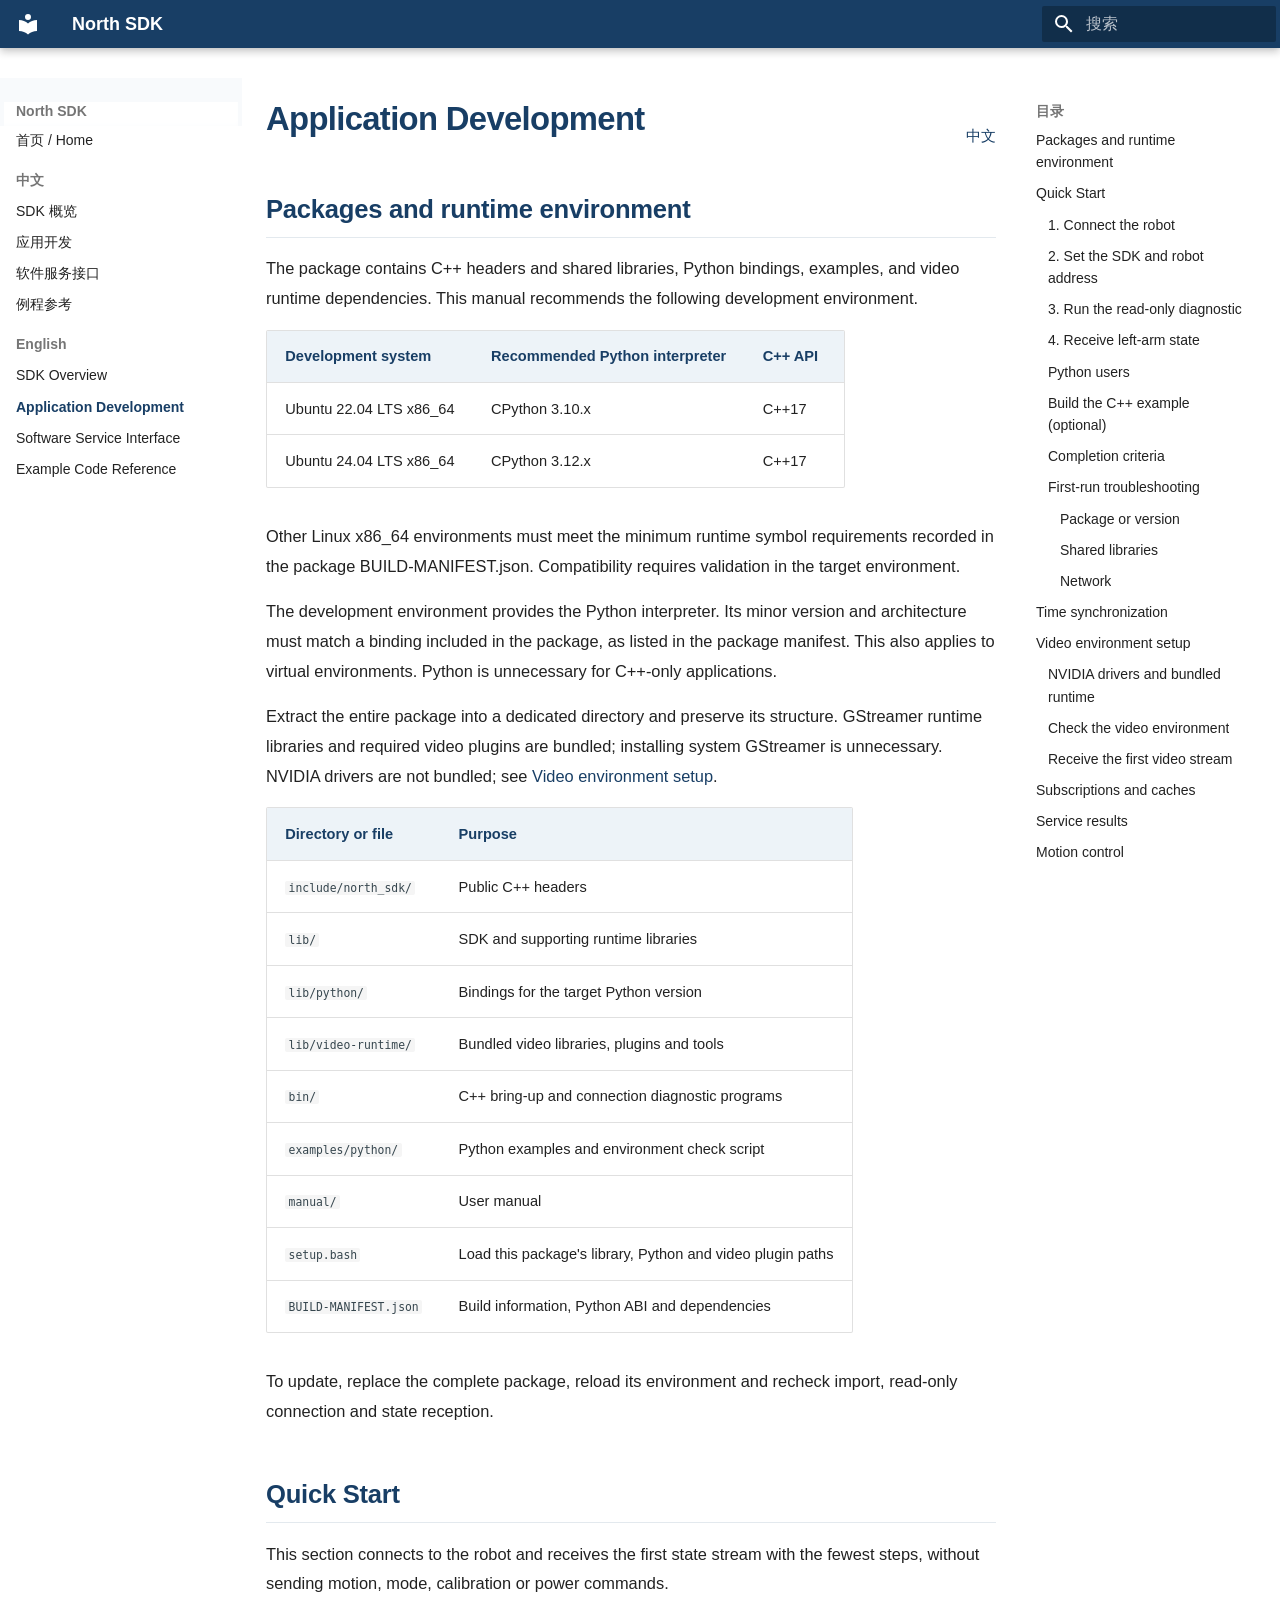
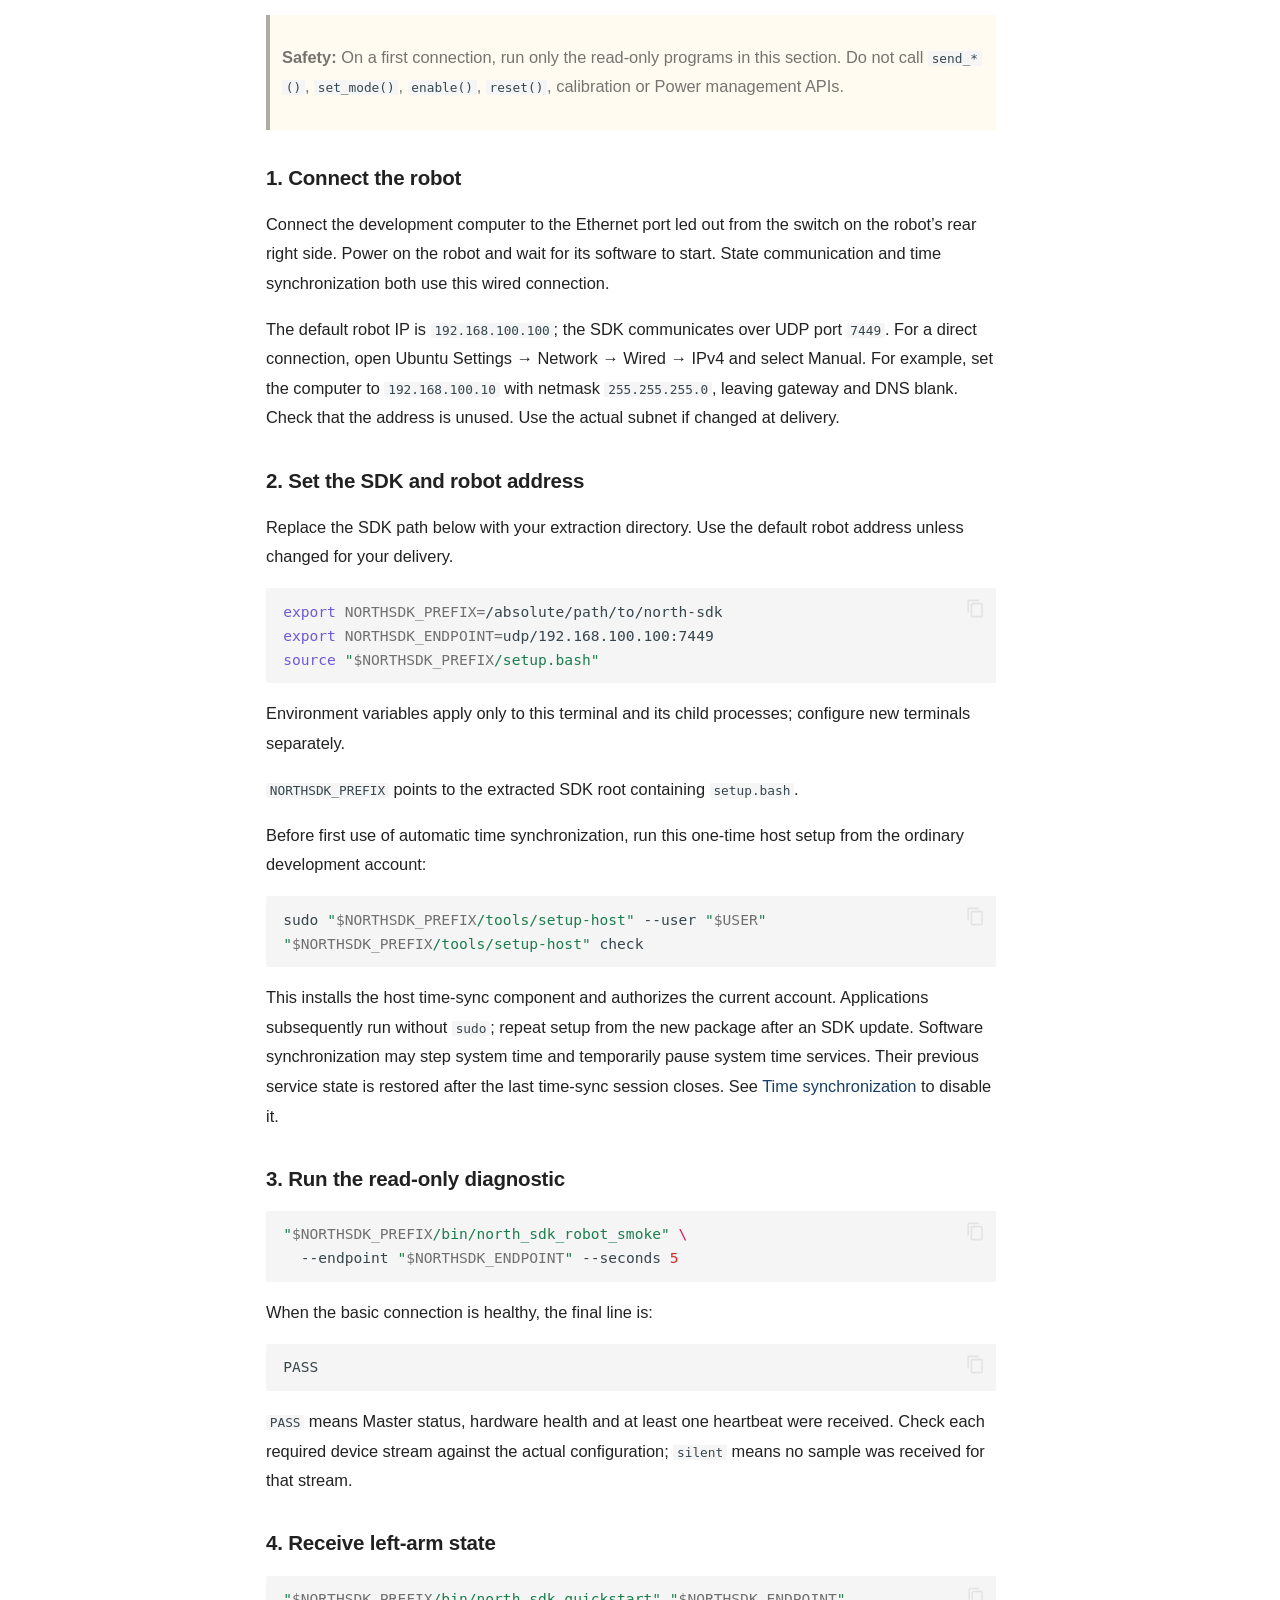
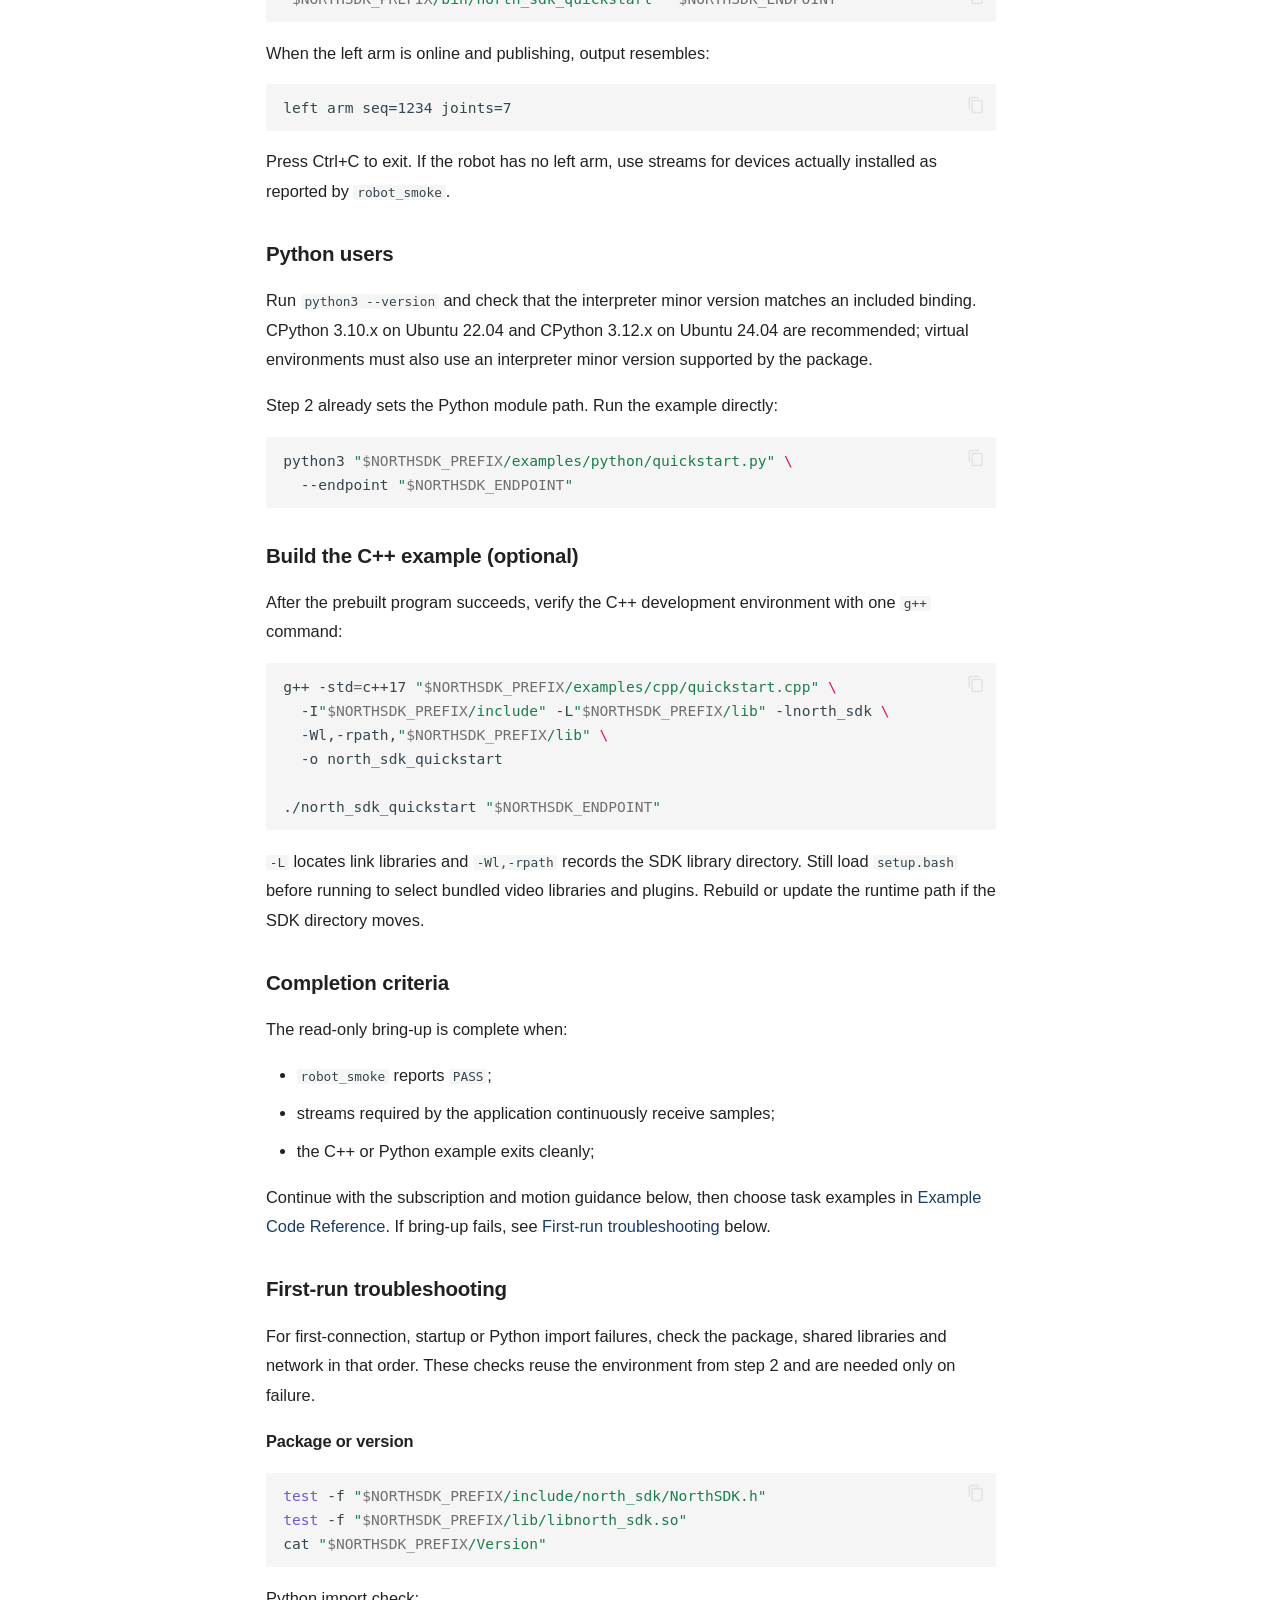
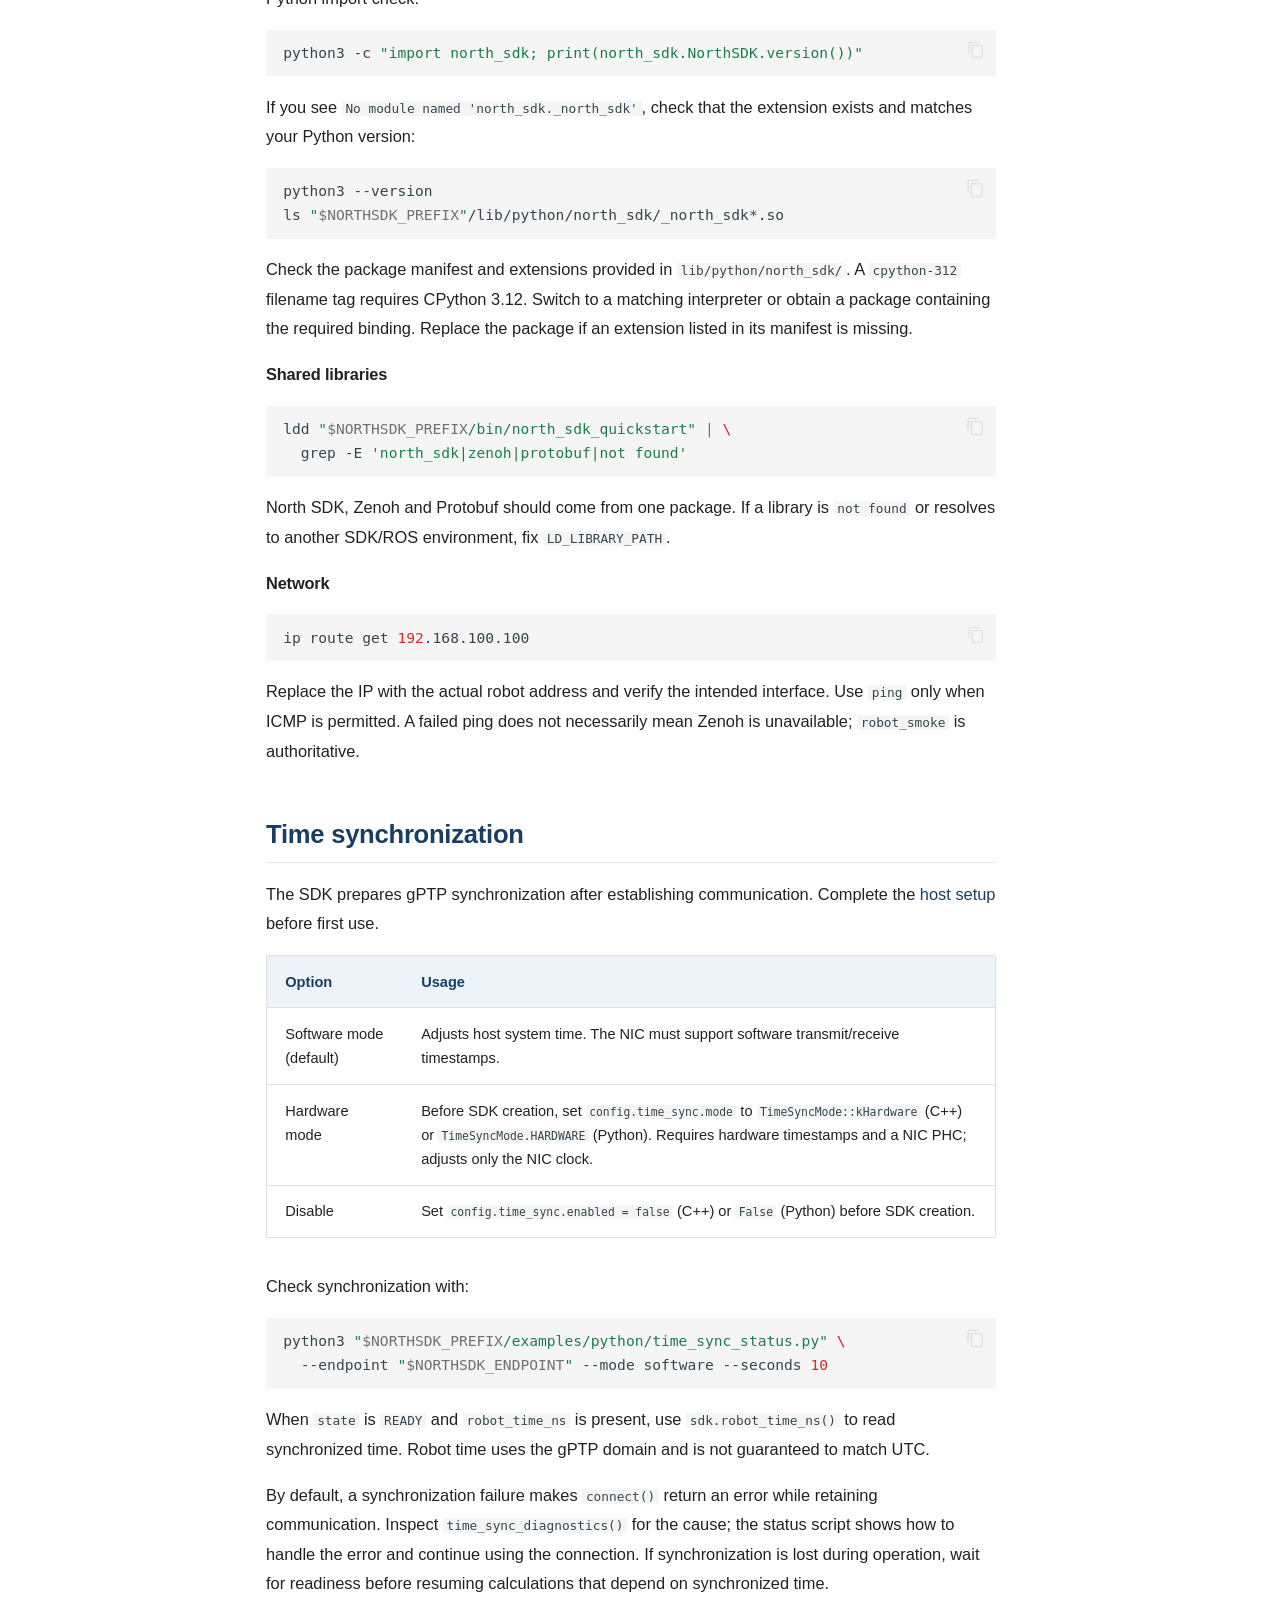
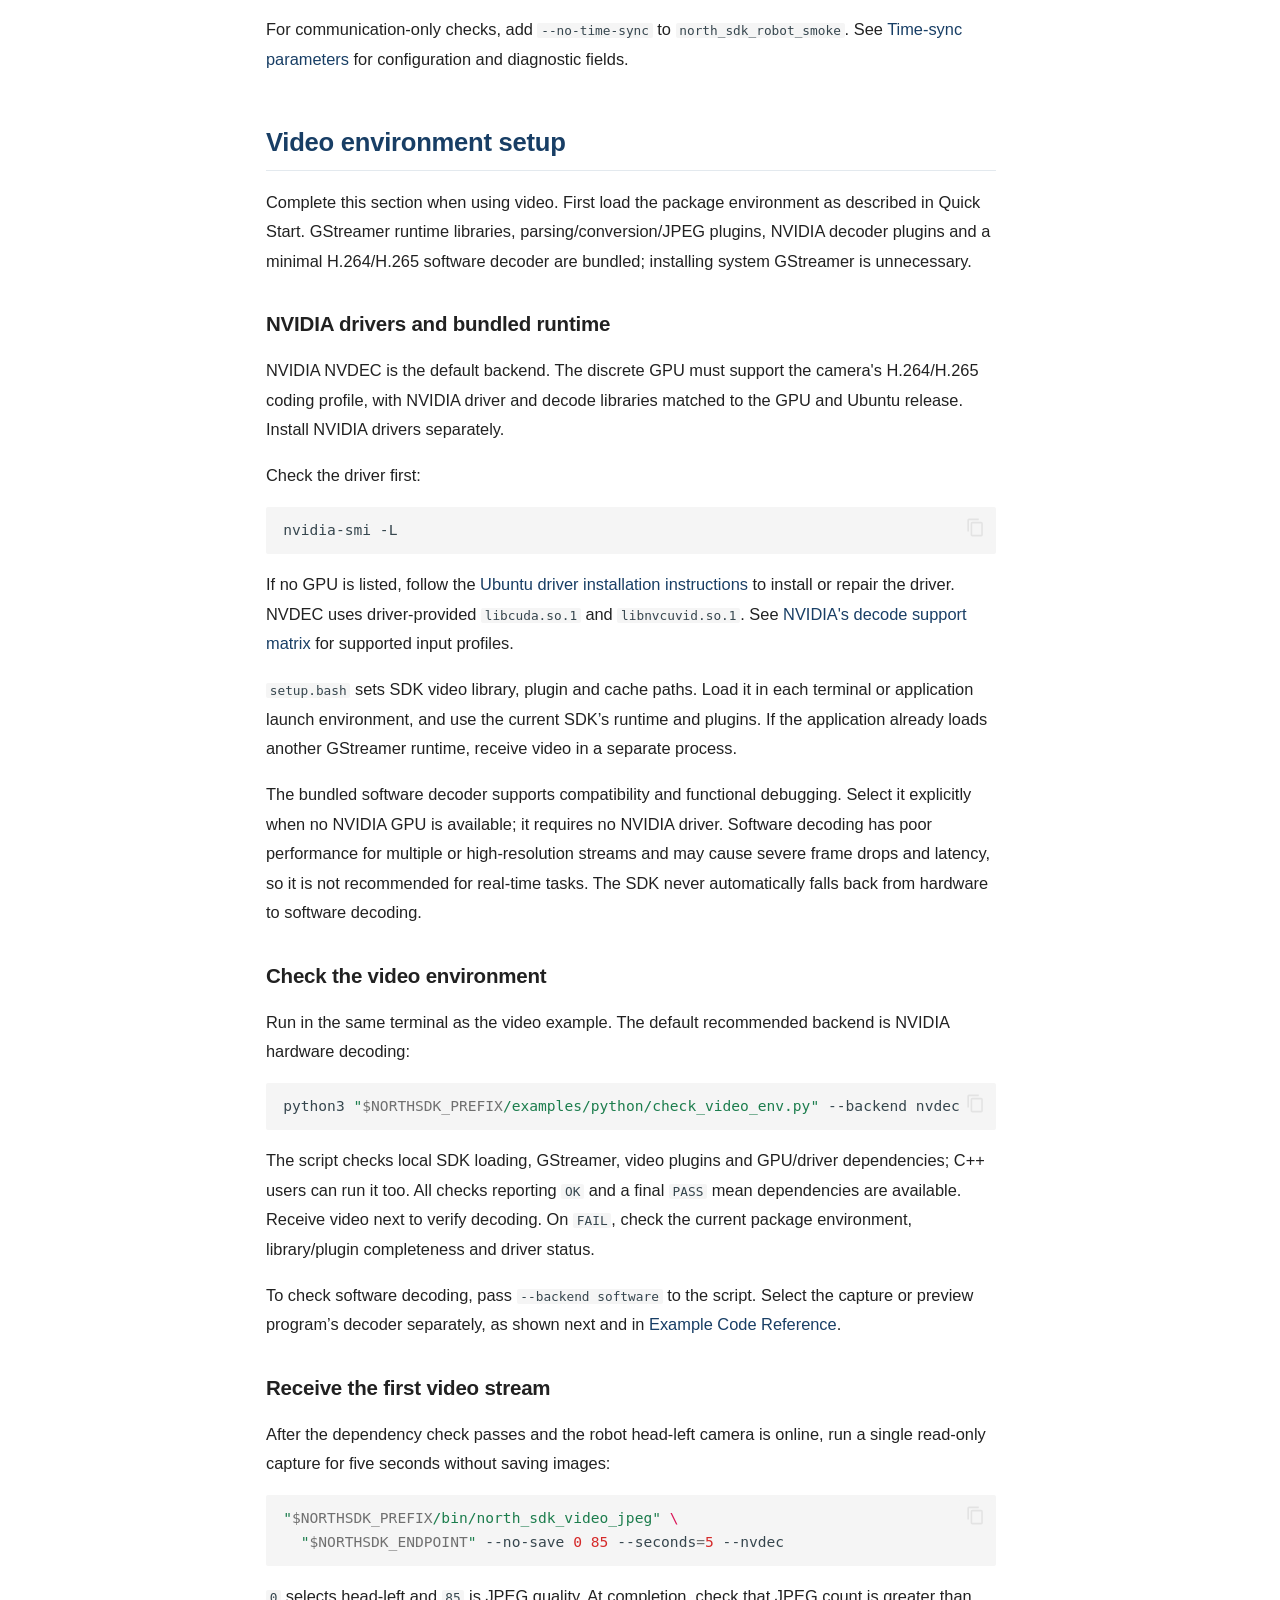
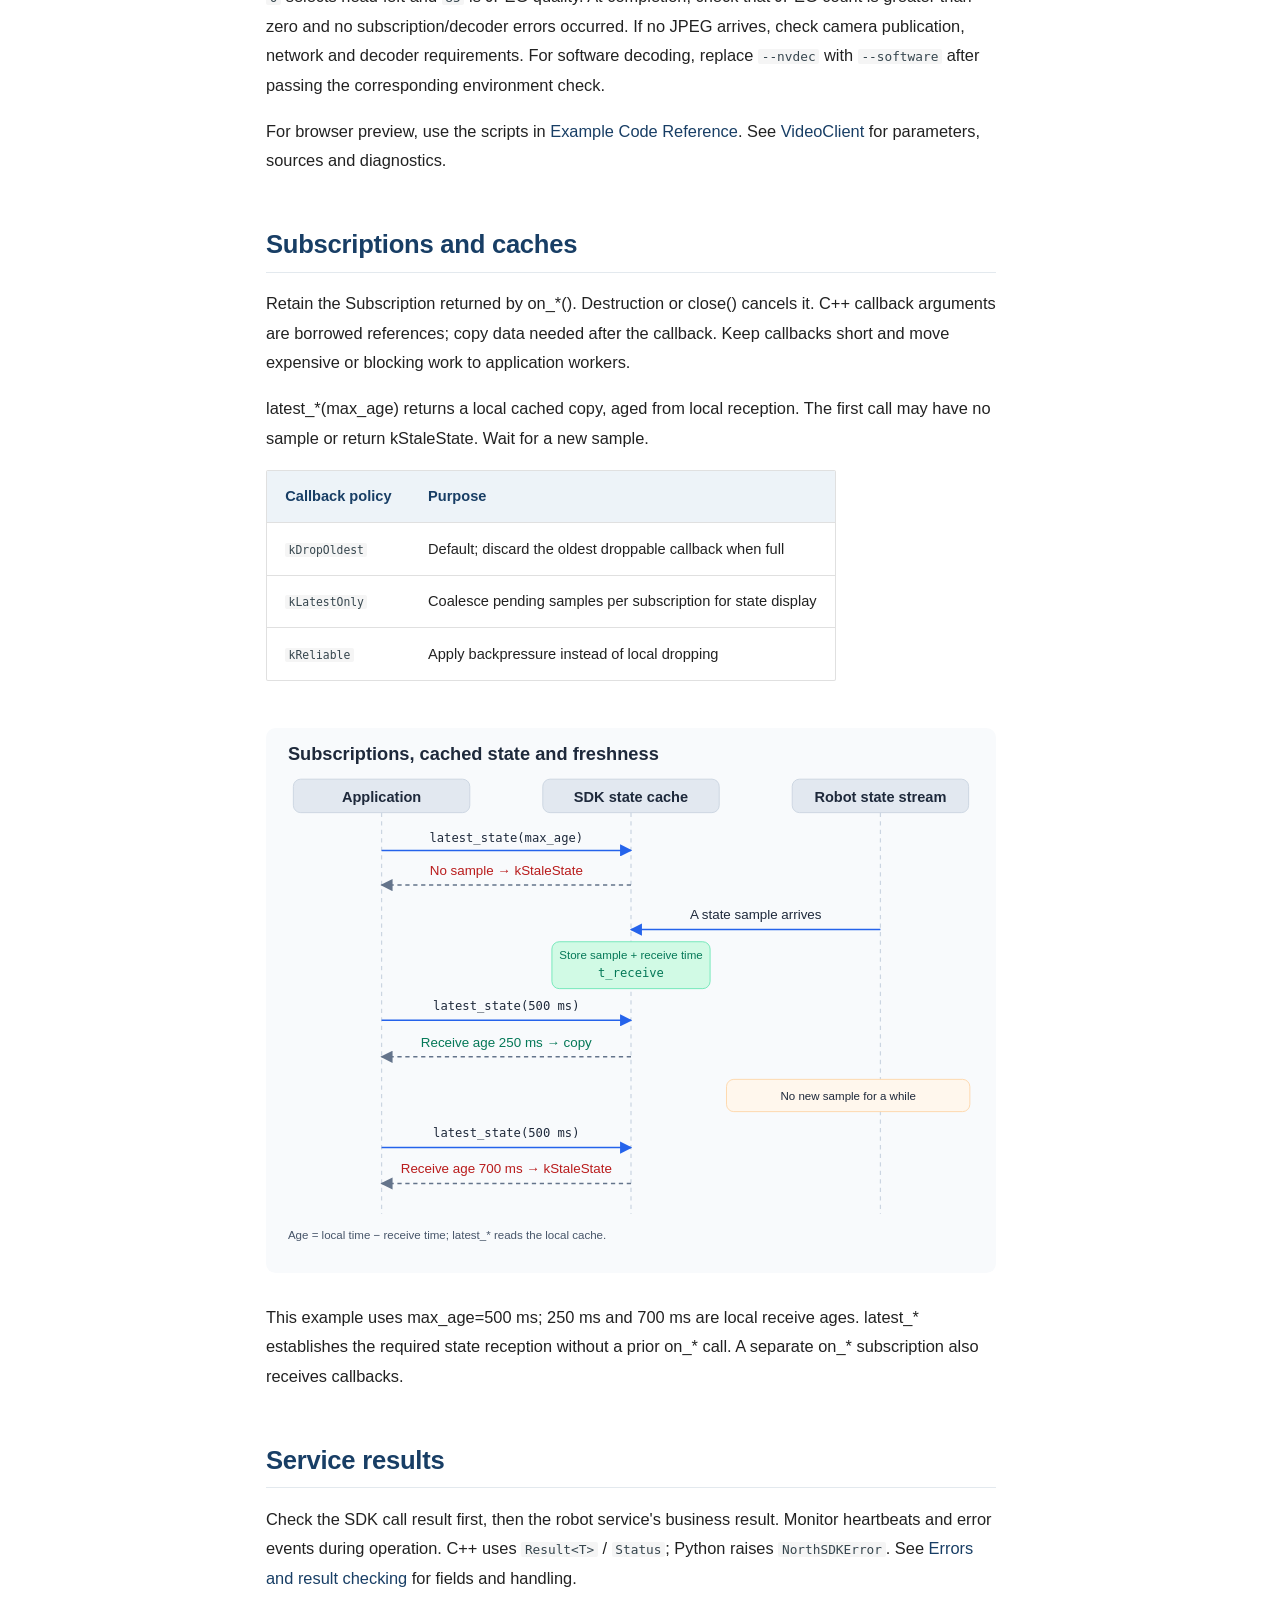
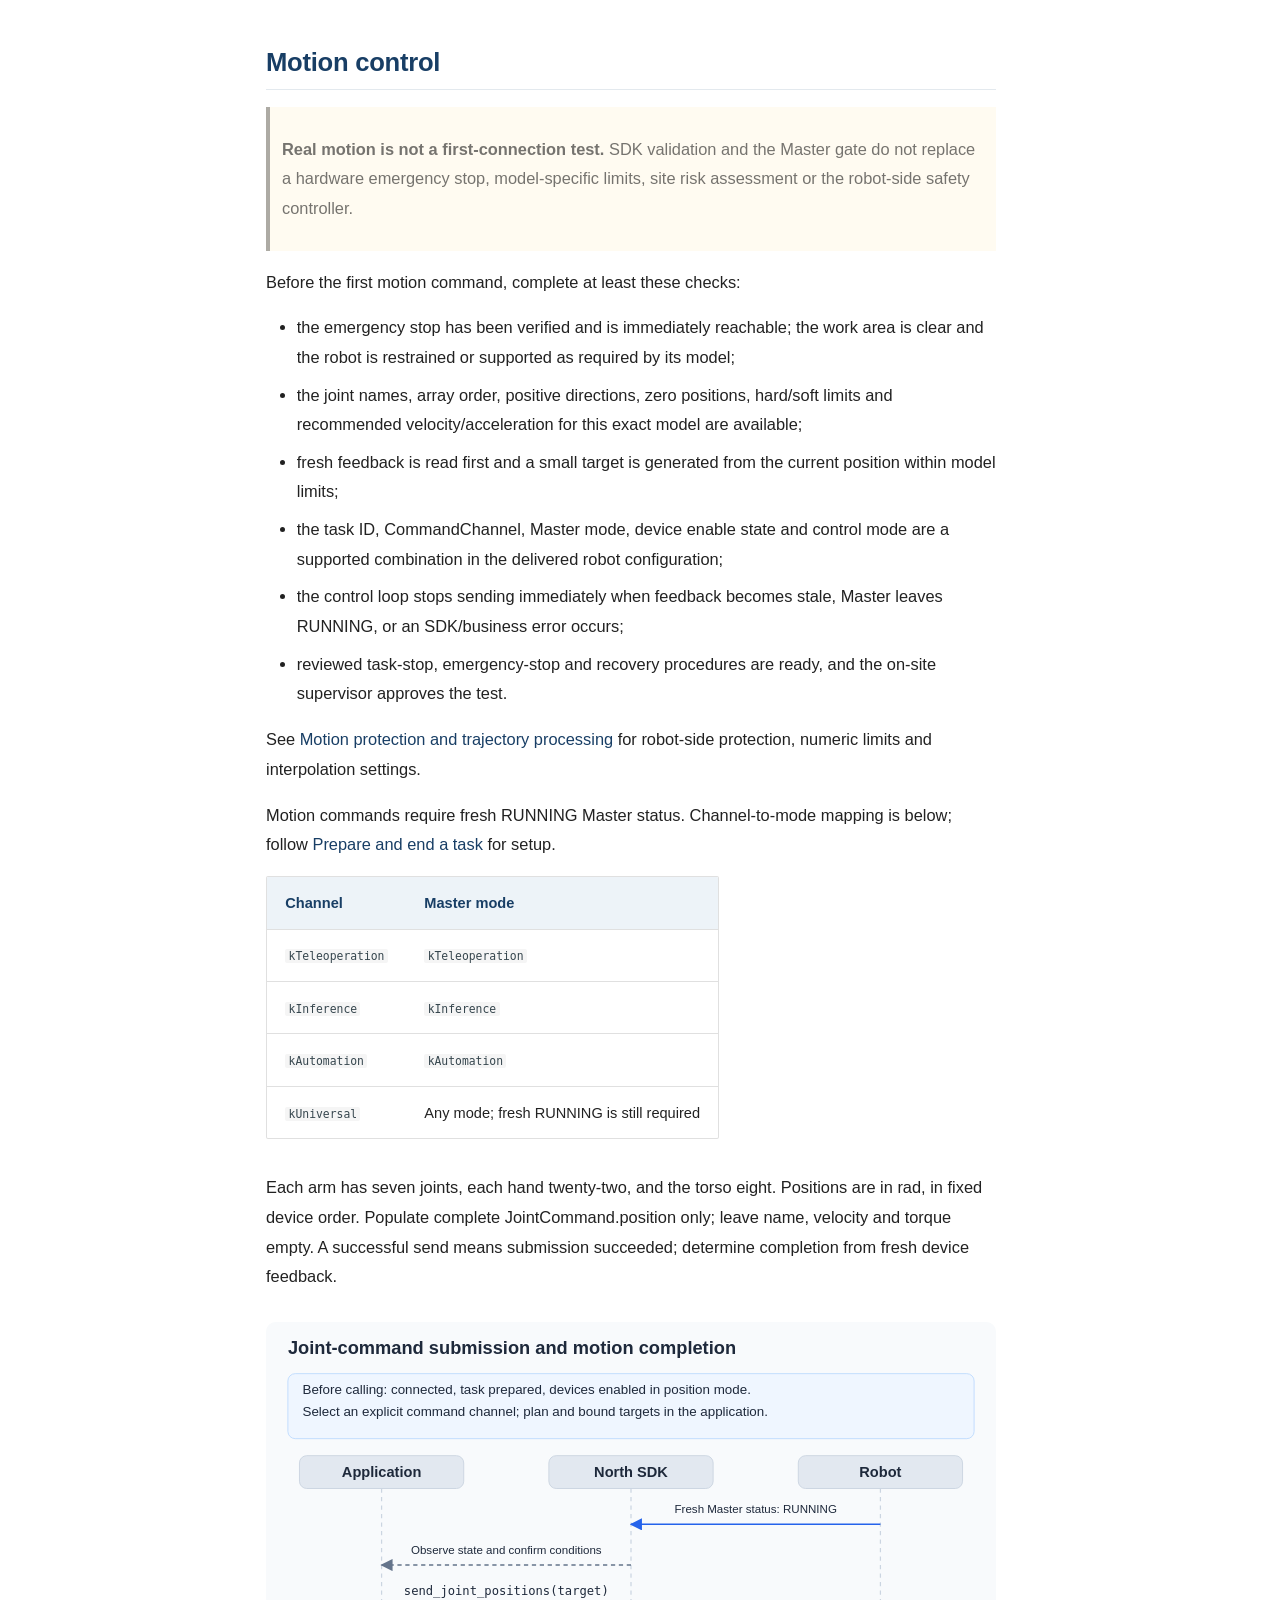
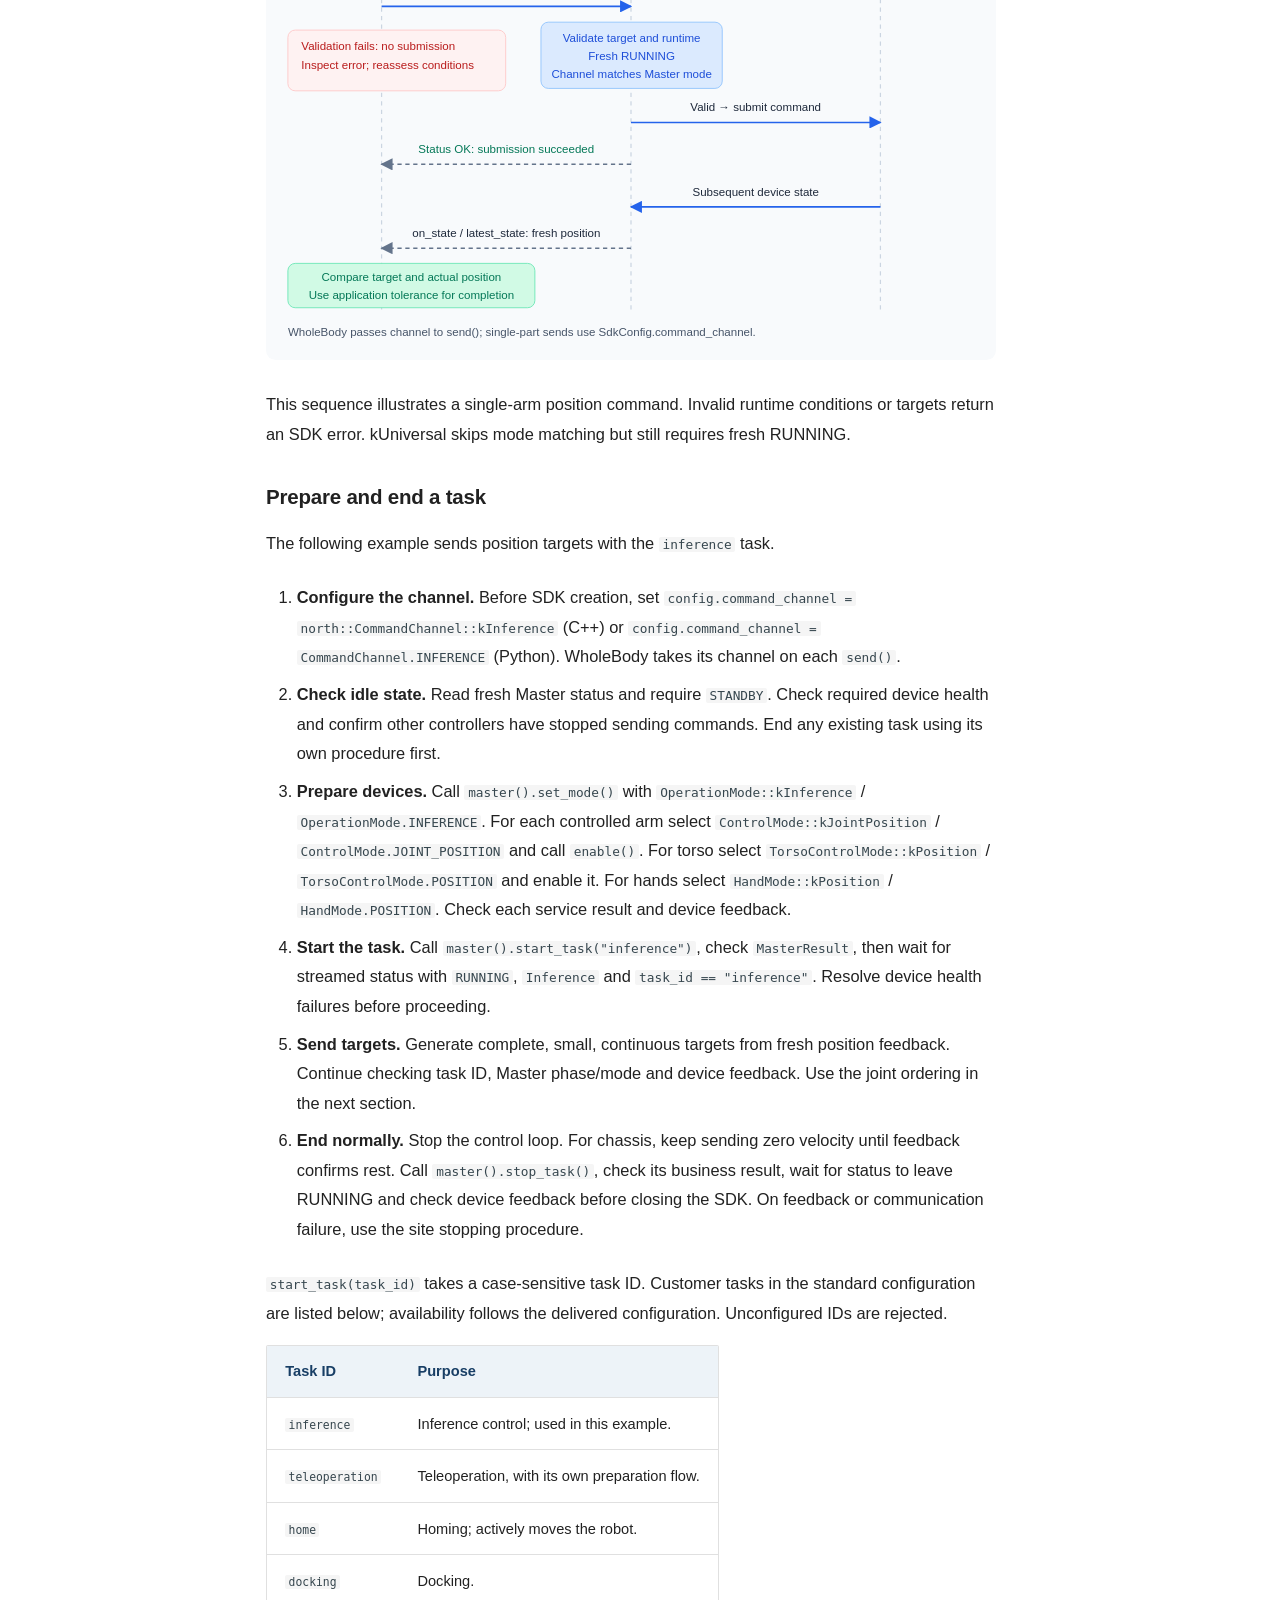
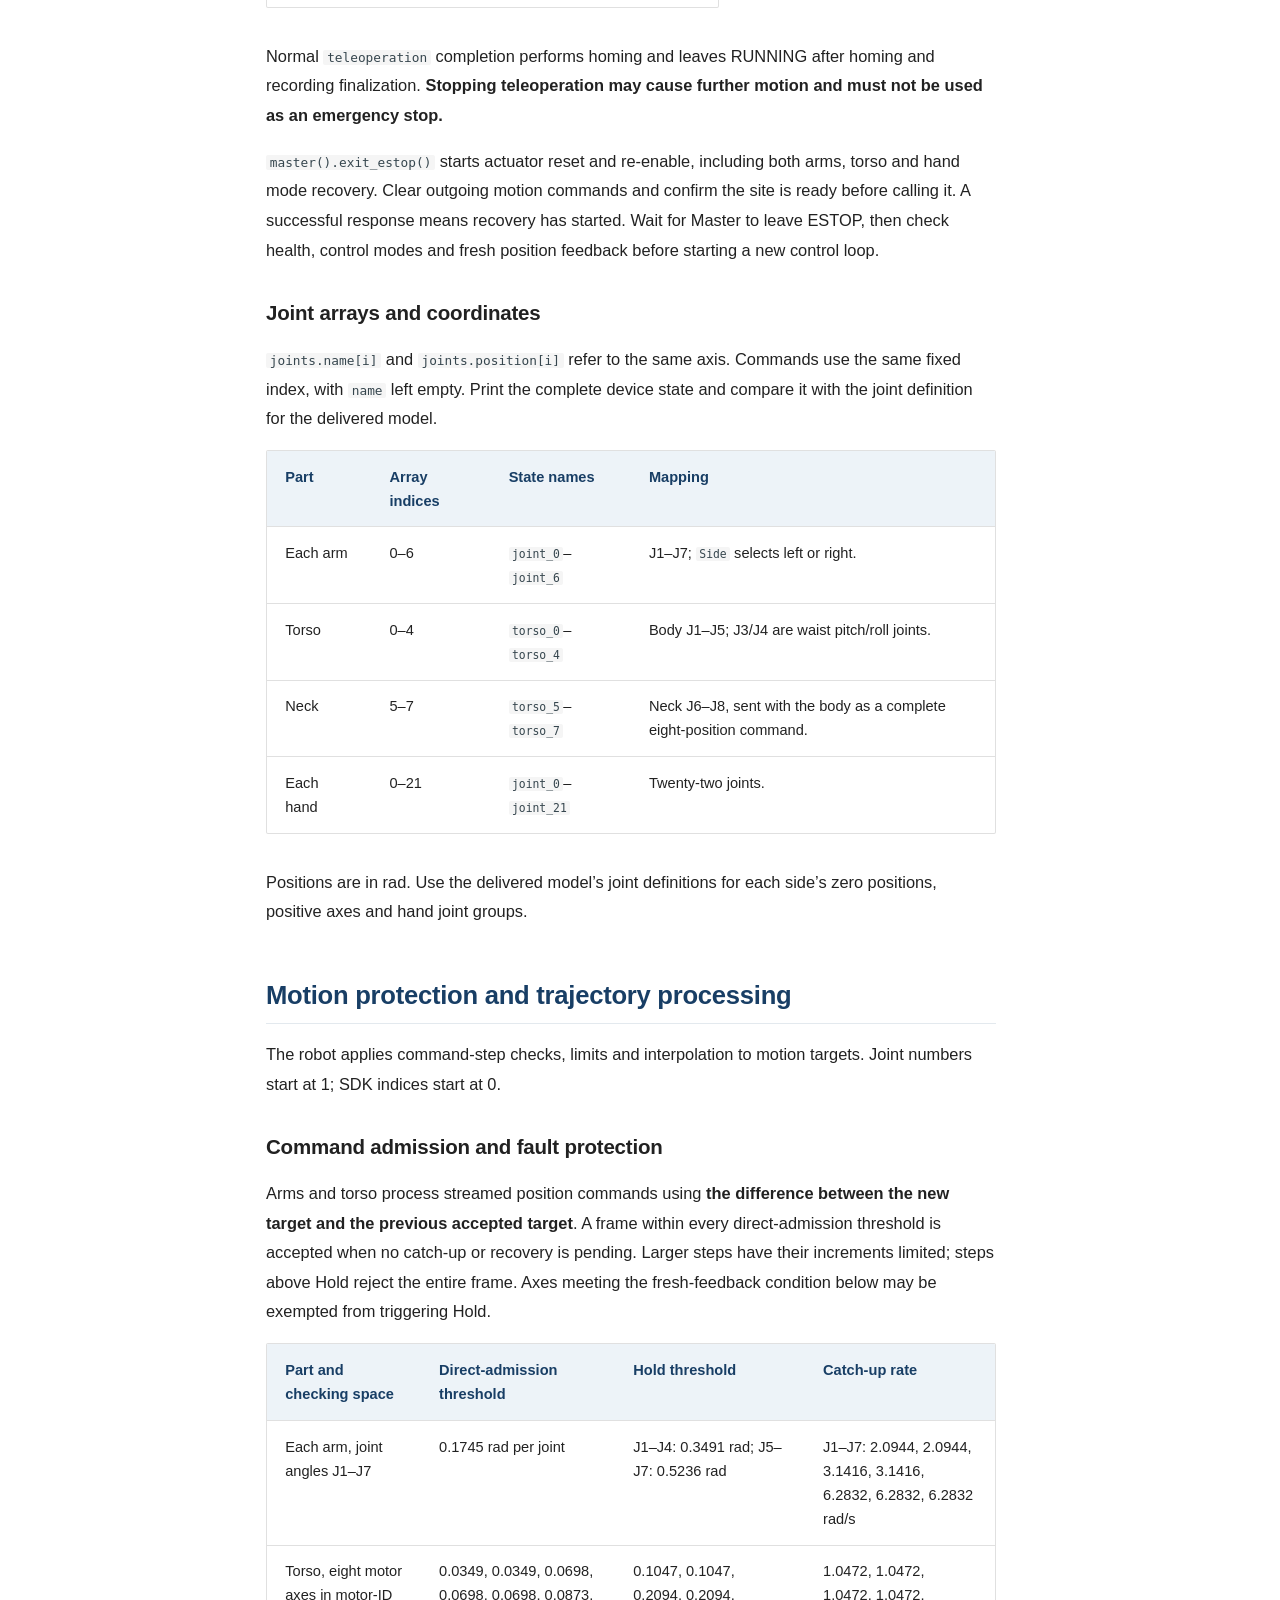
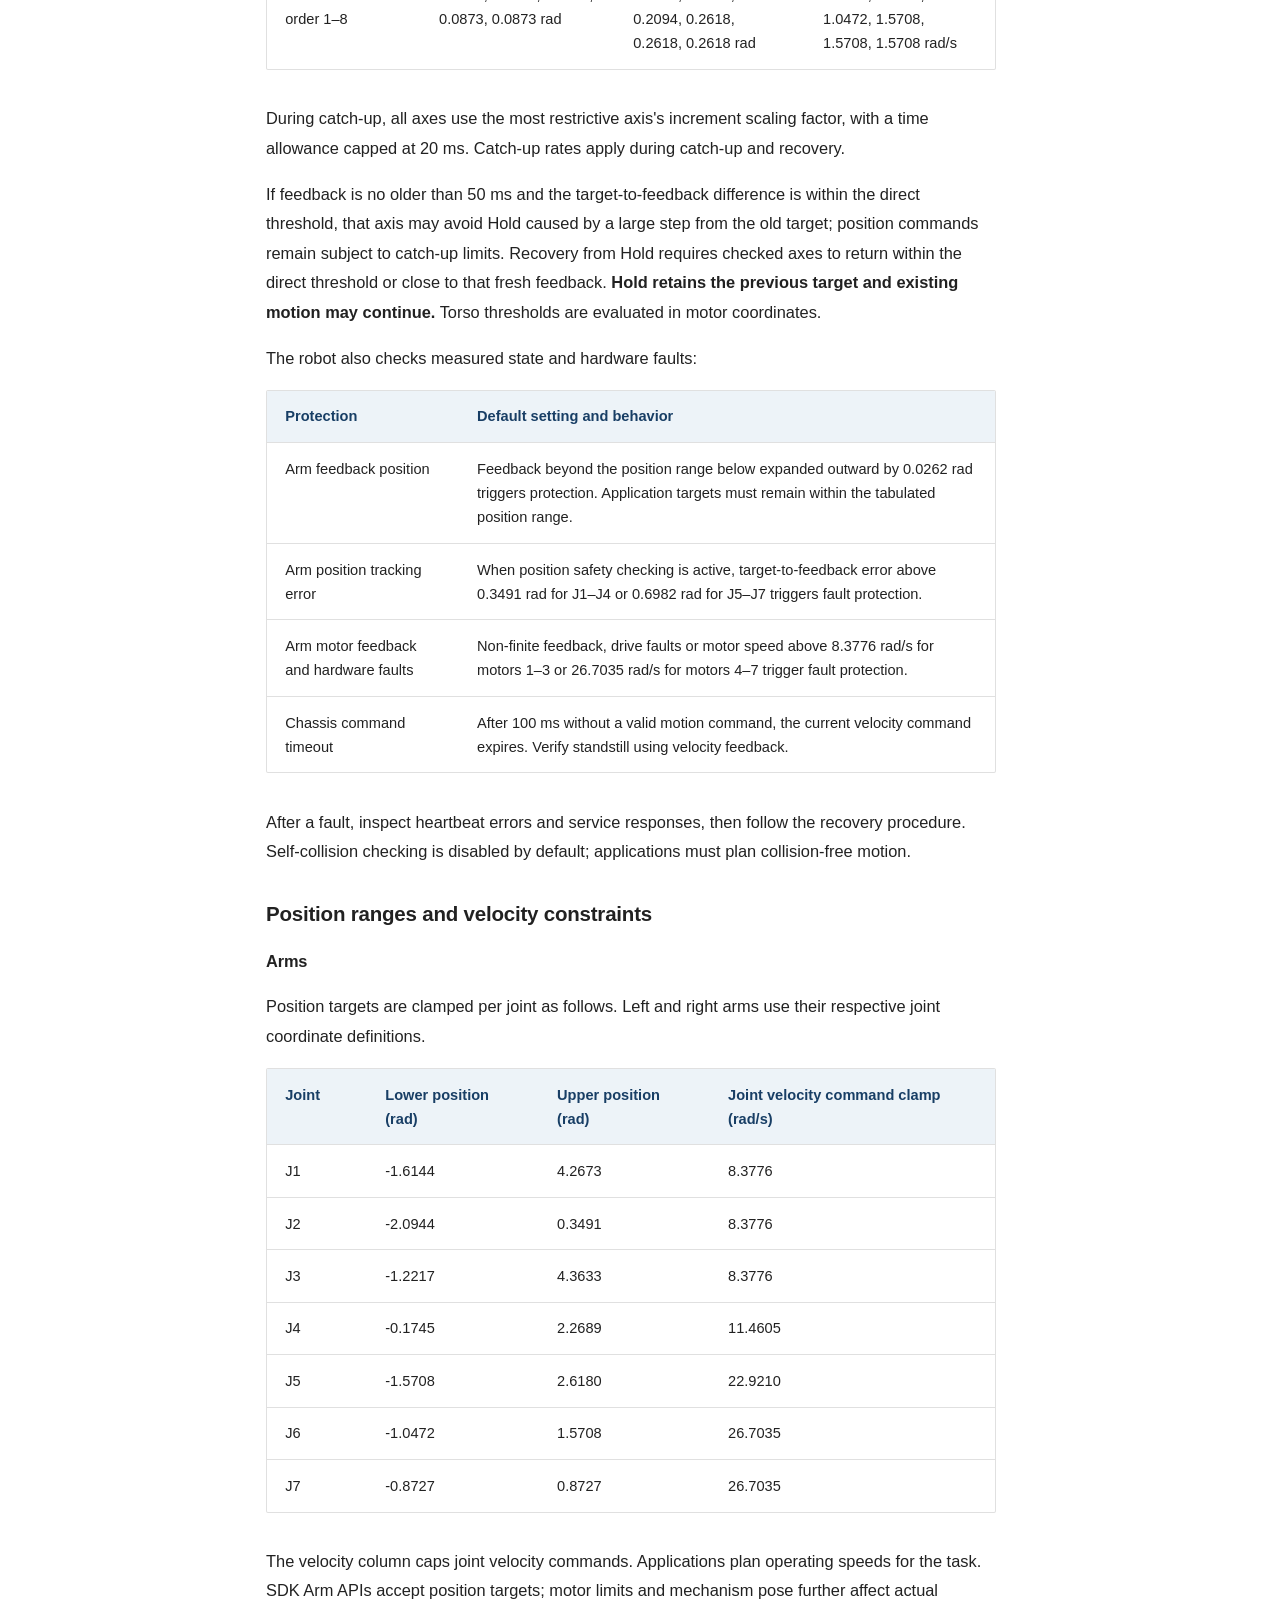
<file: manual/html/en/development.html>
<!doctype html>
<html lang="zh" class="no-js">
  <head>
    
      <meta charset="utf-8">
      <meta name="viewport" content="width=device-width,initial-scale=1">
      
        <meta name="description" content="Sharpa North SDK 用户手册 / User Manual">
      
      
      
      
        <link rel="prev" href="overview.html">
      
      
        <link rel="next" href="api.html">
      
      
        
      
      
      <link rel="icon" href="../assets/images/favicon.png">
      <meta name="generator" content="mkdocs-1.6.1, mkdocs-material-9.7.7">
    
    
      
        <title>Application Development - North SDK</title>
      
    
    
      <link rel="stylesheet" href="../assets/stylesheets/main.ec1eaa64.min.css">
      
        
        <link rel="stylesheet" href="../assets/stylesheets/palette.ab4e12ef.min.css">
      
      


    
    
      
        <script src="../assets/external/unpkg.com/iframe-worker/shim.js"></script>
      
    
    
      
    
    
      <link rel="stylesheet" href="../stylesheets/manual.css">
    
    <script>__md_scope=new URL("..",location),__md_hash=e=>[...e].reduce(((e,_)=>(e<<5)-e+_.charCodeAt(0)),0),__md_get=(e,_=localStorage,t=__md_scope)=>JSON.parse(_.getItem(t.pathname+"."+e)),__md_set=(e,_,t=localStorage,a=__md_scope)=>{try{t.setItem(a.pathname+"."+e,JSON.stringify(_))}catch(e){}}</script>
    
      

    
    
  </head>
  
  
    
    
    
    
    
    <body dir="ltr" data-md-color-scheme="default" data-md-color-primary="blue" data-md-color-accent="blue">
  
    
    <input class="md-toggle" data-md-toggle="drawer" type="checkbox" id="__drawer" autocomplete="off">
    <input class="md-toggle" data-md-toggle="search" type="checkbox" id="__search" autocomplete="off">
    <label class="md-overlay" for="__drawer"></label>
    <div data-md-component="skip">
      
        
        <a href="#application-development" class="md-skip">
          跳转至
        </a>
      
    </div>
    <div data-md-component="announce">
      
    </div>
    
    
      

  

<header class="md-header md-header--shadow" data-md-component="header">
  <nav class="md-header__inner md-grid" aria-label="页眉">
    <a href="../index.html" title="North SDK" class="md-header__button md-logo" aria-label="North SDK" data-md-component="logo">
      
  
  <svg xmlns="http://www.w3.org/2000/svg" viewBox="0 0 24 24"><path d="M12 8a3 3 0 0 0 3-3 3 3 0 0 0-3-3 3 3 0 0 0-3 3 3 3 0 0 0 3 3m0 3.54C9.64 9.35 6.5 8 3 8v11c3.5 0 6.64 1.35 9 3.54 2.36-2.19 5.5-3.54 9-3.54V8c-3.5 0-6.64 1.35-9 3.54"/></svg>

    </a>
    <label class="md-header__button md-icon" for="__drawer">
      
      <svg xmlns="http://www.w3.org/2000/svg" viewBox="0 0 24 24"><path d="M3 6h18v2H3zm0 5h18v2H3zm0 5h18v2H3z"/></svg>
    </label>
    <div class="md-header__title" data-md-component="header-title">
      <div class="md-header__ellipsis">
        <div class="md-header__topic">
          <span class="md-ellipsis">
            North SDK
          </span>
        </div>
        <div class="md-header__topic" data-md-component="header-topic">
          <span class="md-ellipsis">
            
              Application Development
            
          </span>
        </div>
      </div>
    </div>
    
      
    
    
    
    
      
      
        <label class="md-header__button md-icon" for="__search">
          
          <svg xmlns="http://www.w3.org/2000/svg" viewBox="0 0 24 24"><path d="M9.5 3A6.5 6.5 0 0 1 16 9.5c0 1.61-.59 3.09-1.56 4.23l.27.27h.79l5 5-1.5 1.5-5-5v-.79l-.27-.27A6.52 6.52 0 0 1 9.5 16 6.5 6.5 0 0 1 3 9.5 6.5 6.5 0 0 1 9.5 3m0 2C7 5 5 7 5 9.5S7 14 9.5 14 14 12 14 9.5 12 5 9.5 5"/></svg>
        </label>
        <div class="md-search" data-md-component="search" role="dialog">
  <label class="md-search__overlay" for="__search"></label>
  <div class="md-search__inner" role="search">
    <form class="md-search__form" name="search">
      <input type="text" class="md-search__input" name="query" aria-label="搜索" placeholder="搜索" autocapitalize="off" autocorrect="off" autocomplete="off" spellcheck="false" data-md-component="search-query" required>
      <label class="md-search__icon md-icon" for="__search">
        
        <svg xmlns="http://www.w3.org/2000/svg" viewBox="0 0 24 24"><path d="M9.5 3A6.5 6.5 0 0 1 16 9.5c0 1.61-.59 3.09-1.56 4.23l.27.27h.79l5 5-1.5 1.5-5-5v-.79l-.27-.27A6.52 6.52 0 0 1 9.5 16 6.5 6.5 0 0 1 3 9.5 6.5 6.5 0 0 1 9.5 3m0 2C7 5 5 7 5 9.5S7 14 9.5 14 14 12 14 9.5 12 5 9.5 5"/></svg>
        
        <svg xmlns="http://www.w3.org/2000/svg" viewBox="0 0 24 24"><path d="M20 11v2H8l5.5 5.5-1.42 1.42L4.16 12l7.92-7.92L13.5 5.5 8 11z"/></svg>
      </label>
      <nav class="md-search__options" aria-label="查找">
        
        <button type="reset" class="md-search__icon md-icon" title="清空当前内容" aria-label="清空当前内容" tabindex="-1">
          
          <svg xmlns="http://www.w3.org/2000/svg" viewBox="0 0 24 24"><path d="M19 6.41 17.59 5 12 10.59 6.41 5 5 6.41 10.59 12 5 17.59 6.41 19 12 13.41 17.59 19 19 17.59 13.41 12z"/></svg>
        </button>
      </nav>
      
        <div class="md-search__suggest" data-md-component="search-suggest"></div>
      
    </form>
    <div class="md-search__output">
      <div class="md-search__scrollwrap" tabindex="0" data-md-scrollfix>
        <div class="md-search-result" data-md-component="search-result">
          <div class="md-search-result__meta">
            正在初始化搜索引擎
          </div>
          <ol class="md-search-result__list" role="presentation"></ol>
        </div>
      </div>
    </div>
  </div>
</div>
      
    
    
  </nav>
  
</header>
    
    <div class="md-container" data-md-component="container">
      
      
        
          
        
      
      <main class="md-main" data-md-component="main">
        <div class="md-main__inner md-grid">
          
            
              
              <div class="md-sidebar md-sidebar--primary" data-md-component="sidebar" data-md-type="navigation" >
                <div class="md-sidebar__scrollwrap">
                  <div class="md-sidebar__inner">
                    



<nav class="md-nav md-nav--primary" aria-label="导航栏" data-md-level="0">
  <label class="md-nav__title" for="__drawer">
    <a href="../index.html" title="North SDK" class="md-nav__button md-logo" aria-label="North SDK" data-md-component="logo">
      
  
  <svg xmlns="http://www.w3.org/2000/svg" viewBox="0 0 24 24"><path d="M12 8a3 3 0 0 0 3-3 3 3 0 0 0-3-3 3 3 0 0 0-3 3 3 3 0 0 0 3 3m0 3.54C9.64 9.35 6.5 8 3 8v11c3.5 0 6.64 1.35 9 3.54 2.36-2.19 5.5-3.54 9-3.54V8c-3.5 0-6.64 1.35-9 3.54"/></svg>

    </a>
    North SDK
  </label>
  
  <ul class="md-nav__list" data-md-scrollfix>
    
      
      
  
  
  
  
    <li class="md-nav__item">
      <a href="../index.html" class="md-nav__link">
        
  
  
  <span class="md-ellipsis">
    
  
    首页 / Home
  

    
  </span>
  
  

      </a>
    </li>
  

    
      
      
  
  
  
  
    
    
    
    
      
        
        
      
    
    
    <li class="md-nav__item md-nav__item--section md-nav__item--nested">
      
        
        
        <input class="md-nav__toggle md-toggle " type="checkbox" id="__nav_2" >
        
          
          <label class="md-nav__link" for="__nav_2" id="__nav_2_label" tabindex="">
            
  
  
  <span class="md-ellipsis">
    
  
    中文
  

    
  </span>
  
  

            <span class="md-nav__icon md-icon"></span>
          </label>
        
        <nav class="md-nav" data-md-level="1" aria-labelledby="__nav_2_label" aria-expanded="false">
          <label class="md-nav__title" for="__nav_2">
            <span class="md-nav__icon md-icon"></span>
            
  
    中文
  

          </label>
          <ul class="md-nav__list" data-md-scrollfix>
            
              
                
  
  
  
  
    <li class="md-nav__item">
      <a href="../zh/overview.html" class="md-nav__link">
        
  
  
  <span class="md-ellipsis">
    
  
    SDK 概览
  

    
  </span>
  
  

      </a>
    </li>
  

              
            
              
                
  
  
  
  
    <li class="md-nav__item">
      <a href="../zh/development.html" class="md-nav__link">
        
  
  
  <span class="md-ellipsis">
    
  
    应用开发
  

    
  </span>
  
  

      </a>
    </li>
  

              
            
              
                
  
  
  
  
    <li class="md-nav__item">
      <a href="../zh/api.html" class="md-nav__link">
        
  
  
  <span class="md-ellipsis">
    
  
    软件服务接口
  

    
  </span>
  
  

      </a>
    </li>
  

              
            
              
                
  
  
  
  
    <li class="md-nav__item">
      <a href="../zh/examples.html" class="md-nav__link">
        
  
  
  <span class="md-ellipsis">
    
  
    例程参考
  

    
  </span>
  
  

      </a>
    </li>
  

              
            
          </ul>
        </nav>
      
    </li>
  

    
      
      
  
  
    
  
  
  
    
    
    
    
      
        
        
      
    
    
    <li class="md-nav__item md-nav__item--active md-nav__item--section md-nav__item--nested">
      
        
        
        <input class="md-nav__toggle md-toggle " type="checkbox" id="__nav_3" checked>
        
          
          <label class="md-nav__link" for="__nav_3" id="__nav_3_label" tabindex="">
            
  
  
  <span class="md-ellipsis">
    
  
    English
  

    
  </span>
  
  

            <span class="md-nav__icon md-icon"></span>
          </label>
        
        <nav class="md-nav" data-md-level="1" aria-labelledby="__nav_3_label" aria-expanded="true">
          <label class="md-nav__title" for="__nav_3">
            <span class="md-nav__icon md-icon"></span>
            
  
    English
  

          </label>
          <ul class="md-nav__list" data-md-scrollfix>
            
              
                
  
  
  
  
    <li class="md-nav__item">
      <a href="overview.html" class="md-nav__link">
        
  
  
  <span class="md-ellipsis">
    
  
    SDK Overview
  

    
  </span>
  
  

      </a>
    </li>
  

              
            
              
                
  
  
    
  
  
  
    <li class="md-nav__item md-nav__item--active">
      
      <input class="md-nav__toggle md-toggle" type="checkbox" id="__toc">
      
      
        
      
      
        <label class="md-nav__link md-nav__link--active" for="__toc">
          
  
  
  <span class="md-ellipsis">
    
  
    Application Development
  

    
  </span>
  
  

          <span class="md-nav__icon md-icon"></span>
        </label>
      
      <a href="development.html" class="md-nav__link md-nav__link--active">
        
  
  
  <span class="md-ellipsis">
    
  
    Application Development
  

    
  </span>
  
  

      </a>
      
        

<nav class="md-nav md-nav--secondary" aria-label="目录">
  
  
  
    
  
  
    <label class="md-nav__title" for="__toc">
      <span class="md-nav__icon md-icon"></span>
      目录
    </label>
    <ul class="md-nav__list" data-md-component="toc" data-md-scrollfix>
      
        <li class="md-nav__item">
  <a href="#packages-and-runtime-environment" class="md-nav__link">
    <span class="md-ellipsis">
      
        Packages and runtime environment
      
    </span>
  </a>
  
</li>
      
        <li class="md-nav__item">
  <a href="#quick-start" class="md-nav__link">
    <span class="md-ellipsis">
      
        Quick Start
      
    </span>
  </a>
  
    <nav class="md-nav" aria-label="Quick Start">
      <ul class="md-nav__list">
        
          <li class="md-nav__item">
  <a href="#1-connect-the-robot" class="md-nav__link">
    <span class="md-ellipsis">
      
        1. Connect the robot
      
    </span>
  </a>
  
</li>
        
          <li class="md-nav__item">
  <a href="#2-set-the-sdk-and-robot-address" class="md-nav__link">
    <span class="md-ellipsis">
      
        2. Set the SDK and robot address
      
    </span>
  </a>
  
</li>
        
          <li class="md-nav__item">
  <a href="#3-run-the-read-only-diagnostic" class="md-nav__link">
    <span class="md-ellipsis">
      
        3. Run the read-only diagnostic
      
    </span>
  </a>
  
</li>
        
          <li class="md-nav__item">
  <a href="#4-receive-left-arm-state" class="md-nav__link">
    <span class="md-ellipsis">
      
        4. Receive left-arm state
      
    </span>
  </a>
  
</li>
        
          <li class="md-nav__item">
  <a href="#python-users" class="md-nav__link">
    <span class="md-ellipsis">
      
        Python users
      
    </span>
  </a>
  
</li>
        
          <li class="md-nav__item">
  <a href="#build-the-c-example-optional" class="md-nav__link">
    <span class="md-ellipsis">
      
        Build the C++ example (optional)
      
    </span>
  </a>
  
</li>
        
          <li class="md-nav__item">
  <a href="#completion-criteria" class="md-nav__link">
    <span class="md-ellipsis">
      
        Completion criteria
      
    </span>
  </a>
  
</li>
        
          <li class="md-nav__item">
  <a href="#first-run-troubleshooting" class="md-nav__link">
    <span class="md-ellipsis">
      
        First-run troubleshooting
      
    </span>
  </a>
  
    <nav class="md-nav" aria-label="First-run troubleshooting">
      <ul class="md-nav__list">
        
          <li class="md-nav__item">
  <a href="#package-or-version" class="md-nav__link">
    <span class="md-ellipsis">
      
        Package or version
      
    </span>
  </a>
  
</li>
        
          <li class="md-nav__item">
  <a href="#shared-libraries" class="md-nav__link">
    <span class="md-ellipsis">
      
        Shared libraries
      
    </span>
  </a>
  
</li>
        
          <li class="md-nav__item">
  <a href="#network" class="md-nav__link">
    <span class="md-ellipsis">
      
        Network
      
    </span>
  </a>
  
</li>
        
      </ul>
    </nav>
  
</li>
        
      </ul>
    </nav>
  
</li>
      
        <li class="md-nav__item">
  <a href="#time-synchronization" class="md-nav__link">
    <span class="md-ellipsis">
      
        Time synchronization
      
    </span>
  </a>
  
</li>
      
        <li class="md-nav__item">
  <a href="#video-environment-setup" class="md-nav__link">
    <span class="md-ellipsis">
      
        Video environment setup
      
    </span>
  </a>
  
    <nav class="md-nav" aria-label="Video environment setup">
      <ul class="md-nav__list">
        
          <li class="md-nav__item">
  <a href="#nvidia-drivers-and-bundled-runtime" class="md-nav__link">
    <span class="md-ellipsis">
      
        NVIDIA drivers and bundled runtime
      
    </span>
  </a>
  
</li>
        
          <li class="md-nav__item">
  <a href="#check-the-video-environment" class="md-nav__link">
    <span class="md-ellipsis">
      
        Check the video environment
      
    </span>
  </a>
  
</li>
        
          <li class="md-nav__item">
  <a href="#receive-the-first-video-stream" class="md-nav__link">
    <span class="md-ellipsis">
      
        Receive the first video stream
      
    </span>
  </a>
  
</li>
        
      </ul>
    </nav>
  
</li>
      
        <li class="md-nav__item">
  <a href="#subscriptions-and-caches" class="md-nav__link">
    <span class="md-ellipsis">
      
        Subscriptions and caches
      
    </span>
  </a>
  
</li>
      
        <li class="md-nav__item">
  <a href="#service-results" class="md-nav__link">
    <span class="md-ellipsis">
      
        Service results
      
    </span>
  </a>
  
</li>
      
        <li class="md-nav__item">
  <a href="#motion-control" class="md-nav__link">
    <span class="md-ellipsis">
      
        Motion control
      
    </span>
  </a>
  
    <nav class="md-nav" aria-label="Motion control">
      <ul class="md-nav__list">
        
          <li class="md-nav__item">
  <a href="#prepare-and-end-a-task" class="md-nav__link">
    <span class="md-ellipsis">
      
        Prepare and end a task
      
    </span>
  </a>
  
</li>
        
          <li class="md-nav__item">
  <a href="#joint-arrays-and-coordinates" class="md-nav__link">
    <span class="md-ellipsis">
      
        Joint arrays and coordinates
      
    </span>
  </a>
  
</li>
        
      </ul>
    </nav>
  
</li>
      
        <li class="md-nav__item">
  <a href="#motion-protection-and-trajectory-processing" class="md-nav__link">
    <span class="md-ellipsis">
      
        Motion protection and trajectory processing
      
    </span>
  </a>
  
    <nav class="md-nav" aria-label="Motion protection and trajectory processing">
      <ul class="md-nav__list">
        
          <li class="md-nav__item">
  <a href="#command-admission-and-fault-protection" class="md-nav__link">
    <span class="md-ellipsis">
      
        Command admission and fault protection
      
    </span>
  </a>
  
</li>
        
          <li class="md-nav__item">
  <a href="#position-ranges-and-velocity-constraints" class="md-nav__link">
    <span class="md-ellipsis">
      
        Position ranges and velocity constraints
      
    </span>
  </a>
  
    <nav class="md-nav" aria-label="Position ranges and velocity constraints">
      <ul class="md-nav__list">
        
          <li class="md-nav__item">
  <a href="#arms" class="md-nav__link">
    <span class="md-ellipsis">
      
        Arms
      
    </span>
  </a>
  
</li>
        
          <li class="md-nav__item">
  <a href="#torso-and-hands" class="md-nav__link">
    <span class="md-ellipsis">
      
        Torso and hands
      
    </span>
  </a>
  
</li>
        
          <li class="md-nav__item">
  <a href="#chassis" class="md-nav__link">
    <span class="md-ellipsis">
      
        Chassis
      
    </span>
  </a>
  
</li>
        
      </ul>
    </nav>
  
</li>
        
          <li class="md-nav__item">
  <a href="#smoothing-continuous-position-commands" class="md-nav__link">
    <span class="md-ellipsis">
      
        Smoothing continuous position commands
      
    </span>
  </a>
  
</li>
        
      </ul>
    </nav>
  
</li>
      
        <li class="md-nav__item">
  <a href="#shutdown-and-reconnect" class="md-nav__link">
    <span class="md-ellipsis">
      
        Shutdown and reconnect
      
    </span>
  </a>
  
</li>
      
        <li class="md-nav__item">
  <a href="#troubleshooting" class="md-nav__link">
    <span class="md-ellipsis">
      
        Troubleshooting
      
    </span>
  </a>
  
</li>
      
    </ul>
  
</nav>
      
    </li>
  

              
            
              
                
  
  
  
  
    <li class="md-nav__item">
      <a href="api.html" class="md-nav__link">
        
  
  
  <span class="md-ellipsis">
    
  
    Software Service Interface
  

    
  </span>
  
  

      </a>
    </li>
  

              
            
              
                
  
  
  
  
    <li class="md-nav__item">
      <a href="examples.html" class="md-nav__link">
        
  
  
  <span class="md-ellipsis">
    
  
    Example Code Reference
  

    
  </span>
  
  

      </a>
    </li>
  

              
            
          </ul>
        </nav>
      
    </li>
  

    
  </ul>
</nav>
                  </div>
                </div>
              </div>
            
            
              
              <div class="md-sidebar md-sidebar--secondary" data-md-component="sidebar" data-md-type="toc" >
                <div class="md-sidebar__scrollwrap">
                  <div class="md-sidebar__inner">
                    

<nav class="md-nav md-nav--secondary" aria-label="目录">
  
  
  
    
  
  
    <label class="md-nav__title" for="__toc">
      <span class="md-nav__icon md-icon"></span>
      目录
    </label>
    <ul class="md-nav__list" data-md-component="toc" data-md-scrollfix>
      
        <li class="md-nav__item">
  <a href="#packages-and-runtime-environment" class="md-nav__link">
    <span class="md-ellipsis">
      
        Packages and runtime environment
      
    </span>
  </a>
  
</li>
      
        <li class="md-nav__item">
  <a href="#quick-start" class="md-nav__link">
    <span class="md-ellipsis">
      
        Quick Start
      
    </span>
  </a>
  
    <nav class="md-nav" aria-label="Quick Start">
      <ul class="md-nav__list">
        
          <li class="md-nav__item">
  <a href="#1-connect-the-robot" class="md-nav__link">
    <span class="md-ellipsis">
      
        1. Connect the robot
      
    </span>
  </a>
  
</li>
        
          <li class="md-nav__item">
  <a href="#2-set-the-sdk-and-robot-address" class="md-nav__link">
    <span class="md-ellipsis">
      
        2. Set the SDK and robot address
      
    </span>
  </a>
  
</li>
        
          <li class="md-nav__item">
  <a href="#3-run-the-read-only-diagnostic" class="md-nav__link">
    <span class="md-ellipsis">
      
        3. Run the read-only diagnostic
      
    </span>
  </a>
  
</li>
        
          <li class="md-nav__item">
  <a href="#4-receive-left-arm-state" class="md-nav__link">
    <span class="md-ellipsis">
      
        4. Receive left-arm state
      
    </span>
  </a>
  
</li>
        
          <li class="md-nav__item">
  <a href="#python-users" class="md-nav__link">
    <span class="md-ellipsis">
      
        Python users
      
    </span>
  </a>
  
</li>
        
          <li class="md-nav__item">
  <a href="#build-the-c-example-optional" class="md-nav__link">
    <span class="md-ellipsis">
      
        Build the C++ example (optional)
      
    </span>
  </a>
  
</li>
        
          <li class="md-nav__item">
  <a href="#completion-criteria" class="md-nav__link">
    <span class="md-ellipsis">
      
        Completion criteria
      
    </span>
  </a>
  
</li>
        
          <li class="md-nav__item">
  <a href="#first-run-troubleshooting" class="md-nav__link">
    <span class="md-ellipsis">
      
        First-run troubleshooting
      
    </span>
  </a>
  
    <nav class="md-nav" aria-label="First-run troubleshooting">
      <ul class="md-nav__list">
        
          <li class="md-nav__item">
  <a href="#package-or-version" class="md-nav__link">
    <span class="md-ellipsis">
      
        Package or version
      
    </span>
  </a>
  
</li>
        
          <li class="md-nav__item">
  <a href="#shared-libraries" class="md-nav__link">
    <span class="md-ellipsis">
      
        Shared libraries
      
    </span>
  </a>
  
</li>
        
          <li class="md-nav__item">
  <a href="#network" class="md-nav__link">
    <span class="md-ellipsis">
      
        Network
      
    </span>
  </a>
  
</li>
        
      </ul>
    </nav>
  
</li>
        
      </ul>
    </nav>
  
</li>
      
        <li class="md-nav__item">
  <a href="#time-synchronization" class="md-nav__link">
    <span class="md-ellipsis">
      
        Time synchronization
      
    </span>
  </a>
  
</li>
      
        <li class="md-nav__item">
  <a href="#video-environment-setup" class="md-nav__link">
    <span class="md-ellipsis">
      
        Video environment setup
      
    </span>
  </a>
  
    <nav class="md-nav" aria-label="Video environment setup">
      <ul class="md-nav__list">
        
          <li class="md-nav__item">
  <a href="#nvidia-drivers-and-bundled-runtime" class="md-nav__link">
    <span class="md-ellipsis">
      
        NVIDIA drivers and bundled runtime
      
    </span>
  </a>
  
</li>
        
          <li class="md-nav__item">
  <a href="#check-the-video-environment" class="md-nav__link">
    <span class="md-ellipsis">
      
        Check the video environment
      
    </span>
  </a>
  
</li>
        
          <li class="md-nav__item">
  <a href="#receive-the-first-video-stream" class="md-nav__link">
    <span class="md-ellipsis">
      
        Receive the first video stream
      
    </span>
  </a>
  
</li>
        
      </ul>
    </nav>
  
</li>
      
        <li class="md-nav__item">
  <a href="#subscriptions-and-caches" class="md-nav__link">
    <span class="md-ellipsis">
      
        Subscriptions and caches
      
    </span>
  </a>
  
</li>
      
        <li class="md-nav__item">
  <a href="#service-results" class="md-nav__link">
    <span class="md-ellipsis">
      
        Service results
      
    </span>
  </a>
  
</li>
      
        <li class="md-nav__item">
  <a href="#motion-control" class="md-nav__link">
    <span class="md-ellipsis">
      
        Motion control
      
    </span>
  </a>
  
    <nav class="md-nav" aria-label="Motion control">
      <ul class="md-nav__list">
        
          <li class="md-nav__item">
  <a href="#prepare-and-end-a-task" class="md-nav__link">
    <span class="md-ellipsis">
      
        Prepare and end a task
      
    </span>
  </a>
  
</li>
        
          <li class="md-nav__item">
  <a href="#joint-arrays-and-coordinates" class="md-nav__link">
    <span class="md-ellipsis">
      
        Joint arrays and coordinates
      
    </span>
  </a>
  
</li>
        
      </ul>
    </nav>
  
</li>
      
        <li class="md-nav__item">
  <a href="#motion-protection-and-trajectory-processing" class="md-nav__link">
    <span class="md-ellipsis">
      
        Motion protection and trajectory processing
      
    </span>
  </a>
  
    <nav class="md-nav" aria-label="Motion protection and trajectory processing">
      <ul class="md-nav__list">
        
          <li class="md-nav__item">
  <a href="#command-admission-and-fault-protection" class="md-nav__link">
    <span class="md-ellipsis">
      
        Command admission and fault protection
      
    </span>
  </a>
  
</li>
        
          <li class="md-nav__item">
  <a href="#position-ranges-and-velocity-constraints" class="md-nav__link">
    <span class="md-ellipsis">
      
        Position ranges and velocity constraints
      
    </span>
  </a>
  
    <nav class="md-nav" aria-label="Position ranges and velocity constraints">
      <ul class="md-nav__list">
        
          <li class="md-nav__item">
  <a href="#arms" class="md-nav__link">
    <span class="md-ellipsis">
      
        Arms
      
    </span>
  </a>
  
</li>
        
          <li class="md-nav__item">
  <a href="#torso-and-hands" class="md-nav__link">
    <span class="md-ellipsis">
      
        Torso and hands
      
    </span>
  </a>
  
</li>
        
          <li class="md-nav__item">
  <a href="#chassis" class="md-nav__link">
    <span class="md-ellipsis">
      
        Chassis
      
    </span>
  </a>
  
</li>
        
      </ul>
    </nav>
  
</li>
        
          <li class="md-nav__item">
  <a href="#smoothing-continuous-position-commands" class="md-nav__link">
    <span class="md-ellipsis">
      
        Smoothing continuous position commands
      
    </span>
  </a>
  
</li>
        
      </ul>
    </nav>
  
</li>
      
        <li class="md-nav__item">
  <a href="#shutdown-and-reconnect" class="md-nav__link">
    <span class="md-ellipsis">
      
        Shutdown and reconnect
      
    </span>
  </a>
  
</li>
      
        <li class="md-nav__item">
  <a href="#troubleshooting" class="md-nav__link">
    <span class="md-ellipsis">
      
        Troubleshooting
      
    </span>
  </a>
  
</li>
      
    </ul>
  
</nav>
                  </div>
                </div>
              </div>
            
          
          
            <div class="md-content" data-md-component="content">
              
              <article class="md-content__inner md-typeset">
                
                  



<h1 id="application-development">Application Development<a class="headerlink" href="#application-development" title="Permanent link">&para;</a></h1>
<div class="manual-language"><a href="../zh/development.html">中文</a></div>

<h2 id="packages-and-runtime-environment">Packages and runtime environment<a class="headerlink" href="#packages-and-runtime-environment" title="Permanent link">&para;</a></h2>
<p>The package contains C++ headers and shared libraries, Python bindings, examples, and video runtime dependencies. This manual recommends the following development environment.</p>
<table>
<thead>
<tr>
<th>Development system</th>
<th>Recommended Python interpreter</th>
<th>C++ API</th>
</tr>
</thead>
<tbody>
<tr>
<td>Ubuntu 22.04 LTS x86_64</td>
<td>CPython 3.10.x</td>
<td>C++17</td>
</tr>
<tr>
<td>Ubuntu 24.04 LTS x86_64</td>
<td>CPython 3.12.x</td>
<td>C++17</td>
</tr>
</tbody>
</table>
<p>Other Linux x86_64 environments must meet the minimum runtime symbol requirements recorded in the package BUILD-MANIFEST.json. Compatibility requires validation in the target environment.</p>
<p>The development environment provides the Python interpreter. Its minor version and architecture must match a binding included in the package, as listed in the package manifest. This also applies to virtual environments. Python is unnecessary for C++-only applications.</p>
<p>Extract the entire package into a dedicated directory and preserve its structure. GStreamer runtime libraries and required video plugins are bundled; installing system GStreamer is unnecessary. NVIDIA drivers are not bundled; see <a href="#video-environment-setup">Video environment setup</a>.</p>
<table>
<thead>
<tr>
<th>Directory or file</th>
<th>Purpose</th>
</tr>
</thead>
<tbody>
<tr>
<td><code>include/north_sdk/</code></td>
<td>Public C++ headers</td>
</tr>
<tr>
<td><code>lib/</code></td>
<td>SDK and supporting runtime libraries</td>
</tr>
<tr>
<td><code>lib/python/</code></td>
<td>Bindings for the target Python version</td>
</tr>
<tr>
<td><code>lib/video-runtime/</code></td>
<td>Bundled video libraries, plugins and tools</td>
</tr>
<tr>
<td><code>bin/</code></td>
<td>C++ bring-up and connection diagnostic programs</td>
</tr>
<tr>
<td><code>examples/python/</code></td>
<td>Python examples and environment check script</td>
</tr>
<tr>
<td><code>manual/</code></td>
<td>User manual</td>
</tr>
<tr>
<td><code>setup.bash</code></td>
<td>Load this package's library, Python and video plugin paths</td>
</tr>
<tr>
<td><code>BUILD-MANIFEST.json</code></td>
<td>Build information, Python ABI and dependencies</td>
</tr>
</tbody>
</table>
<p>To update, replace the complete package, reload its environment and recheck import, read-only connection and state reception.</p>
<h2 id="quick-start">Quick Start<a class="headerlink" href="#quick-start" title="Permanent link">&para;</a></h2>
<p>This section connects to the robot and receives the first state stream with the fewest steps, without sending motion, mode, calibration or power commands.</p>
<blockquote>
<p><strong>Safety:</strong> On a first connection, run only the read-only programs in this section. Do not call <code>send_*()</code>, <code>set_mode()</code>, <code>enable()</code>, <code>reset()</code>, calibration or Power management APIs.</p>
</blockquote>
<h3 id="1-connect-the-robot">1. Connect the robot<a class="headerlink" href="#1-connect-the-robot" title="Permanent link">&para;</a></h3>
<p>Connect the development computer to the Ethernet port led out from the switch on the robot’s rear right side. Power on the robot and wait for its software to start. State communication and time synchronization both use this wired connection.</p>
<p>The default robot IP is <code>192.168.100.100</code>; the SDK communicates over UDP port <code>7449</code>. For a direct connection, open Ubuntu Settings → Network → Wired → IPv4 and select Manual. For example, set the computer to <code>192.168.100.10</code> with netmask <code>255.255.255.0</code>, leaving gateway and DNS blank. Check that the address is unused. Use the actual subnet if changed at delivery.</p>
<h3 id="2-set-the-sdk-and-robot-address">2. Set the SDK and robot address<a class="headerlink" href="#2-set-the-sdk-and-robot-address" title="Permanent link">&para;</a></h3>
<p>Replace the SDK path below with your extraction directory. Use the default robot address unless changed for your delivery.</p>
<div class="highlight"><pre><span></span><code><span class="nb">export</span><span class="w"> </span><span class="nv">NORTHSDK_PREFIX</span><span class="o">=</span>/absolute/path/to/north-sdk
<span class="nb">export</span><span class="w"> </span><span class="nv">NORTHSDK_ENDPOINT</span><span class="o">=</span>udp/192.168.100.100:7449
<span class="nb">source</span><span class="w"> </span><span class="s2">"</span><span class="nv">$NORTHSDK_PREFIX</span><span class="s2">/setup.bash"</span>
</code></pre></div>
<p>Environment variables apply only to this terminal and its child processes; configure new terminals separately.</p>
<p><code>NORTHSDK_PREFIX</code> points to the extracted SDK root containing <code>setup.bash</code>.</p>
<p>Before first use of automatic time synchronization, run this one-time host setup from the ordinary development account:</p>
<div class="highlight"><pre><span></span><code>sudo<span class="w"> </span><span class="s2">"</span><span class="nv">$NORTHSDK_PREFIX</span><span class="s2">/tools/setup-host"</span><span class="w"> </span>--user<span class="w"> </span><span class="s2">"</span><span class="nv">$USER</span><span class="s2">"</span>
<span class="s2">"</span><span class="nv">$NORTHSDK_PREFIX</span><span class="s2">/tools/setup-host"</span><span class="w"> </span>check
</code></pre></div>
<p>This installs the host time-sync component and authorizes the current account. Applications subsequently run without <code>sudo</code>; repeat setup from the new package after an SDK update. Software synchronization may step system time and temporarily pause system time services. Their previous service state is restored after the last time-sync session closes. See <a href="#time-synchronization">Time synchronization</a> to disable it.</p>
<h3 id="3-run-the-read-only-diagnostic">3. Run the read-only diagnostic<a class="headerlink" href="#3-run-the-read-only-diagnostic" title="Permanent link">&para;</a></h3>
<div class="highlight"><pre><span></span><code><span class="s2">"</span><span class="nv">$NORTHSDK_PREFIX</span><span class="s2">/bin/north_sdk_robot_smoke"</span><span class="w"> </span><span class="se">\</span>
<span class="w">  </span>--endpoint<span class="w"> </span><span class="s2">"</span><span class="nv">$NORTHSDK_ENDPOINT</span><span class="s2">"</span><span class="w"> </span>--seconds<span class="w"> </span><span class="m">5</span>
</code></pre></div>
<p>When the basic connection is healthy, the final line is:</p>
<div class="highlight"><pre><span></span><code>PASS
</code></pre></div>
<p><code>PASS</code> means Master status, hardware health and at least one heartbeat were received. Check each required device stream against the actual configuration; <code>silent</code> means no sample was received for that stream.</p>
<h3 id="4-receive-left-arm-state">4. Receive left-arm state<a class="headerlink" href="#4-receive-left-arm-state" title="Permanent link">&para;</a></h3>
<div class="highlight"><pre><span></span><code><span class="s2">"</span><span class="nv">$NORTHSDK_PREFIX</span><span class="s2">/bin/north_sdk_quickstart"</span><span class="w"> </span><span class="s2">"</span><span class="nv">$NORTHSDK_ENDPOINT</span><span class="s2">"</span>
</code></pre></div>
<p>When the left arm is online and publishing, output resembles:</p>
<div class="highlight"><pre><span></span><code>left arm seq=1234 joints=7
</code></pre></div>
<p>Press Ctrl+C to exit. If the robot has no left arm, use streams for devices actually installed as reported by <code>robot_smoke</code>.</p>
<h3 id="python-users">Python users<a class="headerlink" href="#python-users" title="Permanent link">&para;</a></h3>
<p>Run <code>python3 --version</code> and check that the interpreter minor version matches an included binding. CPython 3.10.x on Ubuntu 22.04 and CPython 3.12.x on Ubuntu 24.04 are recommended; virtual environments must also use an interpreter minor version supported by the package.</p>
<p>Step 2 already sets the Python module path. Run the example directly:</p>
<div class="highlight"><pre><span></span><code>python3<span class="w"> </span><span class="s2">"</span><span class="nv">$NORTHSDK_PREFIX</span><span class="s2">/examples/python/quickstart.py"</span><span class="w"> </span><span class="se">\</span>
<span class="w">  </span>--endpoint<span class="w"> </span><span class="s2">"</span><span class="nv">$NORTHSDK_ENDPOINT</span><span class="s2">"</span>
</code></pre></div>
<h3 id="build-the-c-example-optional">Build the C++ example (optional)<a class="headerlink" href="#build-the-c-example-optional" title="Permanent link">&para;</a></h3>
<p>After the prebuilt program succeeds, verify the C++ development environment with one <code>g++</code> command:</p>
<div class="highlight"><pre><span></span><code>g++<span class="w"> </span>-std<span class="o">=</span>c++17<span class="w"> </span><span class="s2">"</span><span class="nv">$NORTHSDK_PREFIX</span><span class="s2">/examples/cpp/quickstart.cpp"</span><span class="w"> </span><span class="se">\</span>
<span class="w">  </span>-I<span class="s2">"</span><span class="nv">$NORTHSDK_PREFIX</span><span class="s2">/include"</span><span class="w"> </span>-L<span class="s2">"</span><span class="nv">$NORTHSDK_PREFIX</span><span class="s2">/lib"</span><span class="w"> </span>-lnorth_sdk<span class="w"> </span><span class="se">\</span>
<span class="w">  </span>-Wl,-rpath,<span class="s2">"</span><span class="nv">$NORTHSDK_PREFIX</span><span class="s2">/lib"</span><span class="w"> </span><span class="se">\</span>
<span class="w">  </span>-o<span class="w"> </span>north_sdk_quickstart

./north_sdk_quickstart<span class="w"> </span><span class="s2">"</span><span class="nv">$NORTHSDK_ENDPOINT</span><span class="s2">"</span>
</code></pre></div>
<p><code>-L</code> locates link libraries and <code>-Wl,-rpath</code> records the SDK library directory. Still load <code>setup.bash</code> before running to select bundled video libraries and plugins. Rebuild or update the runtime path if the SDK directory moves.</p>
<h3 id="completion-criteria">Completion criteria<a class="headerlink" href="#completion-criteria" title="Permanent link">&para;</a></h3>
<p>The read-only bring-up is complete when:</p>
<ul>
<li><code>robot_smoke</code> reports <code>PASS</code>;</li>
<li>streams required by the application continuously receive samples;</li>
<li>the C++ or Python example exits cleanly;</li>
</ul>
<p>Continue with the subscription and motion guidance below, then choose task examples in <a href="examples.html">Example Code Reference</a>. If bring-up fails, see <a href="#first-run-troubleshooting">First-run troubleshooting</a> below.</p>
<h3 id="first-run-troubleshooting">First-run troubleshooting<a class="headerlink" href="#first-run-troubleshooting" title="Permanent link">&para;</a></h3>
<p>For first-connection, startup or Python import failures, check the package, shared libraries and network in that order. These checks reuse the environment from step 2 and are needed only on failure.</p>
<h4 id="package-or-version">Package or version<a class="headerlink" href="#package-or-version" title="Permanent link">&para;</a></h4>
<div class="highlight"><pre><span></span><code><span class="nb">test</span><span class="w"> </span>-f<span class="w"> </span><span class="s2">"</span><span class="nv">$NORTHSDK_PREFIX</span><span class="s2">/include/north_sdk/NorthSDK.h"</span>
<span class="nb">test</span><span class="w"> </span>-f<span class="w"> </span><span class="s2">"</span><span class="nv">$NORTHSDK_PREFIX</span><span class="s2">/lib/libnorth_sdk.so"</span>
cat<span class="w"> </span><span class="s2">"</span><span class="nv">$NORTHSDK_PREFIX</span><span class="s2">/Version"</span>
</code></pre></div>
<p>Python import check:</p>
<div class="highlight"><pre><span></span><code>python3<span class="w"> </span>-c<span class="w"> </span><span class="s2">"import north_sdk; print(north_sdk.NorthSDK.version())"</span>
</code></pre></div>
<p>If you see <code>No module named 'north_sdk._north_sdk'</code>, check that the extension exists and matches your Python version:</p>
<div class="highlight"><pre><span></span><code>python3<span class="w"> </span>--version
ls<span class="w"> </span><span class="s2">"</span><span class="nv">$NORTHSDK_PREFIX</span><span class="s2">"</span>/lib/python/north_sdk/_north_sdk*.so
</code></pre></div>
<p>Check the package manifest and extensions provided in <code>lib/python/north_sdk/</code>. A <code>cpython-312</code> filename tag requires CPython 3.12. Switch to a matching interpreter or obtain a package containing the required binding. Replace the package if an extension listed in its manifest is missing.</p>
<h4 id="shared-libraries">Shared libraries<a class="headerlink" href="#shared-libraries" title="Permanent link">&para;</a></h4>
<div class="highlight"><pre><span></span><code>ldd<span class="w"> </span><span class="s2">"</span><span class="nv">$NORTHSDK_PREFIX</span><span class="s2">/bin/north_sdk_quickstart"</span><span class="w"> </span><span class="p">|</span><span class="w"> </span><span class="se">\</span>
<span class="w">  </span>grep<span class="w"> </span>-E<span class="w"> </span><span class="s1">'north_sdk|zenoh|protobuf|not found'</span>
</code></pre></div>
<p>North SDK, Zenoh and Protobuf should come from one package. If a library is <code>not found</code> or resolves to another SDK/ROS environment, fix <code>LD_LIBRARY_PATH</code>.</p>
<h4 id="network">Network<a class="headerlink" href="#network" title="Permanent link">&para;</a></h4>
<div class="highlight"><pre><span></span><code>ip<span class="w"> </span>route<span class="w"> </span>get<span class="w"> </span><span class="m">192</span>.168.100.100
</code></pre></div>
<p>Replace the IP with the actual robot address and verify the intended interface. Use <code>ping</code> only when ICMP is permitted. A failed ping does not necessarily mean Zenoh is unavailable; <code>robot_smoke</code> is authoritative.</p>
<h2 id="time-synchronization">Time synchronization<a class="headerlink" href="#time-synchronization" title="Permanent link">&para;</a></h2>
<p>The SDK prepares gPTP synchronization after establishing communication. Complete the <a href="#2-set-the-sdk-and-robot-address">host setup</a> before first use.</p>
<table>
<thead>
<tr>
<th>Option</th>
<th>Usage</th>
</tr>
</thead>
<tbody>
<tr>
<td>Software mode (default)</td>
<td>Adjusts host system time. The NIC must support software transmit/receive timestamps.</td>
</tr>
<tr>
<td>Hardware mode</td>
<td>Before SDK creation, set <code>config.time_sync.mode</code> to <code>TimeSyncMode::kHardware</code> (C++) or <code>TimeSyncMode.HARDWARE</code> (Python). Requires hardware timestamps and a NIC PHC; adjusts only the NIC clock.</td>
</tr>
<tr>
<td>Disable</td>
<td>Set <code>config.time_sync.enabled = false</code> (C++) or <code>False</code> (Python) before SDK creation.</td>
</tr>
</tbody>
</table>
<p>Check synchronization with:</p>
<div class="highlight"><pre><span></span><code>python3<span class="w"> </span><span class="s2">"</span><span class="nv">$NORTHSDK_PREFIX</span><span class="s2">/examples/python/time_sync_status.py"</span><span class="w"> </span><span class="se">\</span>
<span class="w">  </span>--endpoint<span class="w"> </span><span class="s2">"</span><span class="nv">$NORTHSDK_ENDPOINT</span><span class="s2">"</span><span class="w"> </span>--mode<span class="w"> </span>software<span class="w"> </span>--seconds<span class="w"> </span><span class="m">10</span>
</code></pre></div>
<p>When <code>state</code> is <code>READY</code> and <code>robot_time_ns</code> is present, use <code>sdk.robot_time_ns()</code> to read synchronized time. Robot time uses the gPTP domain and is not guaranteed to match UTC.</p>
<p>By default, a synchronization failure makes <code>connect()</code> return an error while retaining communication. Inspect <code>time_sync_diagnostics()</code> for the cause; the status script shows how to handle the error and continue using the connection. If synchronization is lost during operation, wait for readiness before resuming calculations that depend on synchronized time.</p>
<p>For communication-only checks, add <code>--no-time-sync</code> to <code>north_sdk_robot_smoke</code>. See <a href="api.html#time-sync-parameters">Time-sync parameters</a> for configuration and diagnostic fields.</p>
<h2 id="video-environment-setup">Video environment setup<a class="headerlink" href="#video-environment-setup" title="Permanent link">&para;</a></h2>
<p>Complete this section when using video. First load the package environment as described in Quick Start. GStreamer runtime libraries, parsing/conversion/JPEG plugins, NVIDIA decoder plugins and a minimal H.264/H.265 software decoder are bundled; installing system GStreamer is unnecessary.</p>
<h3 id="nvidia-drivers-and-bundled-runtime">NVIDIA drivers and bundled runtime<a class="headerlink" href="#nvidia-drivers-and-bundled-runtime" title="Permanent link">&para;</a></h3>
<p>NVIDIA NVDEC is the default backend. The discrete GPU must support the camera's H.264/H.265 coding profile, with NVIDIA driver and decode libraries matched to the GPU and Ubuntu release. Install NVIDIA drivers separately.</p>
<p>Check the driver first:</p>
<div class="highlight"><pre><span></span><code>nvidia-smi<span class="w"> </span>-L
</code></pre></div>
<p>If no GPU is listed, follow the <a href="https://ubuntu.com/server/docs/nvidia-drivers-installation/">Ubuntu driver installation instructions</a> to install or repair the driver. NVDEC uses driver-provided <code>libcuda.so.1</code> and <code>libnvcuvid.so.1</code>. See <a href="https://developer.nvidia.com/video-encode-decode-support-matrix">NVIDIA's decode support matrix</a> for supported input profiles.</p>
<p><code>setup.bash</code> sets SDK video library, plugin and cache paths. Load it in each terminal or application launch environment, and use the current SDK’s runtime and plugins. If the application already loads another GStreamer runtime, receive video in a separate process.</p>
<p>The bundled software decoder supports compatibility and functional debugging. Select it explicitly when no NVIDIA GPU is available; it requires no NVIDIA driver. Software decoding has poor performance for multiple or high-resolution streams and may cause severe frame drops and latency, so it is not recommended for real-time tasks. The SDK never automatically falls back from hardware to software decoding.</p>
<h3 id="check-the-video-environment">Check the video environment<a class="headerlink" href="#check-the-video-environment" title="Permanent link">&para;</a></h3>
<p>Run in the same terminal as the video example. The default recommended backend is NVIDIA hardware decoding:</p>
<div class="highlight"><pre><span></span><code>python3<span class="w"> </span><span class="s2">"</span><span class="nv">$NORTHSDK_PREFIX</span><span class="s2">/examples/python/check_video_env.py"</span><span class="w"> </span>--backend<span class="w"> </span>nvdec
</code></pre></div>
<p>The script checks local SDK loading, GStreamer, video plugins and GPU/driver dependencies; C++ users can run it too. All checks reporting <code>OK</code> and a final <code>PASS</code> mean dependencies are available. Receive video next to verify decoding. On <code>FAIL</code>, check the current package environment, library/plugin completeness and driver status.</p>
<p>To check software decoding, pass <code>--backend software</code> to the script. Select the capture or preview program’s decoder separately, as shown next and in <a href="examples.html#subscribe-to-head-jpeg">Example Code Reference</a>.</p>
<h3 id="receive-the-first-video-stream">Receive the first video stream<a class="headerlink" href="#receive-the-first-video-stream" title="Permanent link">&para;</a></h3>
<p>After the dependency check passes and the robot head-left camera is online, run a single read-only capture for five seconds without saving images:</p>
<div class="highlight"><pre><span></span><code><span class="s2">"</span><span class="nv">$NORTHSDK_PREFIX</span><span class="s2">/bin/north_sdk_video_jpeg"</span><span class="w"> </span><span class="se">\</span>
<span class="w">  </span><span class="s2">"</span><span class="nv">$NORTHSDK_ENDPOINT</span><span class="s2">"</span><span class="w"> </span>--no-save<span class="w"> </span><span class="m">0</span><span class="w"> </span><span class="m">85</span><span class="w"> </span>--seconds<span class="o">=</span><span class="m">5</span><span class="w"> </span>--nvdec
</code></pre></div>
<p><code>0</code> selects head-left and <code>85</code> is JPEG quality. At completion, check that JPEG count is greater than zero and no subscription/decoder errors occurred. If no JPEG arrives, check camera publication, network and decoder requirements. For software decoding, replace <code>--nvdec</code> with <code>--software</code> after passing the corresponding environment check.</p>
<p>For browser preview, use the scripts in <a href="examples.html#subscribe-to-head-jpeg">Example Code Reference</a>. See <a href="api.html#videoclient">VideoClient</a> for parameters, sources and diagnostics.</p>
<h2 id="subscriptions-and-caches">Subscriptions and caches<a class="headerlink" href="#subscriptions-and-caches" title="Permanent link">&para;</a></h2>
<p>Retain the Subscription returned by on_*(). Destruction or close() cancels it. C++ callback arguments are borrowed references; copy data needed after the callback. Keep callbacks short and move expensive or blocking work to application workers.</p>
<p>latest_*(max_age) returns a local cached copy, aged from local reception. The first call may have no sample or return kStaleState. Wait for a new sample.</p>
<table>
<thead>
<tr>
<th>Callback policy</th>
<th>Purpose</th>
</tr>
</thead>
<tbody>
<tr>
<td><code>kDropOldest</code></td>
<td>Default; discard the oldest droppable callback when full</td>
</tr>
<tr>
<td><code>kLatestOnly</code></td>
<td>Coalesce pending samples per subscription for state display</td>
</tr>
<tr>
<td><code>kReliable</code></td>
<td>Apply backpressure instead of local dropping</td>
</tr>
</tbody>
</table>
<p><img alt="No sample, fresh cache and expired cache" src="../assets/en/SDK/Application%20Development/cache-timeline.svg" /></p>
<p>This example uses max_age=500 ms; 250 ms and 700 ms are local receive ages. latest_* establishes the required state reception without a prior on_* call. A separate on_* subscription also receives callbacks.</p>
<h2 id="service-results">Service results<a class="headerlink" href="#service-results" title="Permanent link">&para;</a></h2>
<p>Check the SDK call result first, then the robot service's business result. Monitor heartbeats and error events during operation. C++ uses <code>Result&lt;T&gt;</code> / <code>Status</code>; Python raises <code>NorthSDKError</code>. See <a href="api.html#errors-and-result-checking">Errors and result checking</a> for fields and handling.</p>
<h2 id="motion-control">Motion control<a class="headerlink" href="#motion-control" title="Permanent link">&para;</a></h2>
<blockquote>
<p><strong>Real motion is not a first-connection test.</strong> SDK validation and the Master gate do not replace a hardware emergency stop, model-specific limits, site risk assessment or the robot-side safety controller.</p>
</blockquote>
<p>Before the first motion command, complete at least these checks:</p>
<ul>
<li>the emergency stop has been verified and is immediately reachable; the work area is clear and the robot is restrained or supported as required by its model;</li>
<li>the joint names, array order, positive directions, zero positions, hard/soft limits and recommended velocity/acceleration for this exact model are available;</li>
<li>fresh feedback is read first and a small target is generated from the current position within model limits;</li>
<li>the task ID, CommandChannel, Master mode, device enable state and control mode are a supported combination in the delivered robot configuration;</li>
<li>the control loop stops sending immediately when feedback becomes stale, Master leaves RUNNING, or an SDK/business error occurs;</li>
<li>reviewed task-stop, emergency-stop and recovery procedures are ready, and the on-site supervisor approves the test.</li>
</ul>
<p>See <a href="#motion-protection-and-trajectory-processing">Motion protection and trajectory processing</a> for robot-side protection, numeric limits and interpolation settings.</p>
<p>Motion commands require fresh RUNNING Master status. Channel-to-mode mapping is below; follow <a href="#prepare-and-end-a-task">Prepare and end a task</a> for setup.</p>
<table>
<thead>
<tr>
<th>Channel</th>
<th>Master mode</th>
</tr>
</thead>
<tbody>
<tr>
<td><code>kTeleoperation</code></td>
<td><code>kTeleoperation</code></td>
</tr>
<tr>
<td><code>kInference</code></td>
<td><code>kInference</code></td>
</tr>
<tr>
<td><code>kAutomation</code></td>
<td><code>kAutomation</code></td>
</tr>
<tr>
<td><code>kUniversal</code></td>
<td>Any mode; fresh RUNNING is still required</td>
</tr>
</tbody>
</table>
<p>Each arm has seven joints, each hand twenty-two, and the torso eight. Positions are in rad, in fixed device order. Populate complete JointCommand.position only; leave name, velocity and torque empty. A successful send means submission succeeded; determine completion from fresh device feedback.</p>
<p><img alt="Command submission versus device motion completion" src="../assets/en/SDK/Application%20Development/motion-sequence.svg" /></p>
<p>This sequence illustrates a single-arm position command. Invalid runtime conditions or targets return an SDK error. kUniversal skips mode matching but still requires fresh RUNNING.</p>
<h3 id="prepare-and-end-a-task">Prepare and end a task<a class="headerlink" href="#prepare-and-end-a-task" title="Permanent link">&para;</a></h3>
<p>The following example sends position targets with the <code>inference</code> task.</p>
<ol>
<li>
<p><strong>Configure the channel.</strong> Before SDK creation, set <code>config.command_channel = north::CommandChannel::kInference</code> (C++) or <code>config.command_channel = CommandChannel.INFERENCE</code> (Python). WholeBody takes its channel on each <code>send()</code>.</p>
</li>
<li>
<p><strong>Check idle state.</strong> Read fresh Master status and require <code>STANDBY</code>. Check required device health and confirm other controllers have stopped sending commands. End any existing task using its own procedure first.</p>
</li>
<li>
<p><strong>Prepare devices.</strong> Call <code>master().set_mode()</code> with <code>OperationMode::kInference</code> / <code>OperationMode.INFERENCE</code>. For each controlled arm select <code>ControlMode::kJointPosition</code> / <code>ControlMode.JOINT_POSITION</code> and call <code>enable()</code>. For torso select <code>TorsoControlMode::kPosition</code> / <code>TorsoControlMode.POSITION</code> and enable it. For hands select <code>HandMode::kPosition</code> / <code>HandMode.POSITION</code>. Check each service result and device feedback.</p>
</li>
<li>
<p><strong>Start the task.</strong> Call <code>master().start_task("inference")</code>, check <code>MasterResult</code>, then wait for streamed status with <code>RUNNING</code>, <code>Inference</code> and <code>task_id == "inference"</code>. Resolve device health failures before proceeding.</p>
</li>
<li>
<p><strong>Send targets.</strong> Generate complete, small, continuous targets from fresh position feedback. Continue checking task ID, Master phase/mode and device feedback. Use the joint ordering in the next section.</p>
</li>
<li>
<p><strong>End normally.</strong> Stop the control loop. For chassis, keep sending zero velocity until feedback confirms rest. Call <code>master().stop_task()</code>, check its business result, wait for status to leave RUNNING and check device feedback before closing the SDK. On feedback or communication failure, use the site stopping procedure.</p>
</li>
</ol>
<p><code>start_task(task_id)</code> takes a case-sensitive task ID. Customer tasks in the standard configuration are listed below; availability follows the delivered configuration. Unconfigured IDs are rejected.</p>
<table>
<thead>
<tr>
<th>Task ID</th>
<th>Purpose</th>
</tr>
</thead>
<tbody>
<tr>
<td><code>inference</code></td>
<td>Inference control; used in this example.</td>
</tr>
<tr>
<td><code>teleoperation</code></td>
<td>Teleoperation, with its own preparation flow.</td>
</tr>
<tr>
<td><code>home</code></td>
<td>Homing; actively moves the robot.</td>
</tr>
<tr>
<td><code>docking</code></td>
<td>Docking.</td>
</tr>
</tbody>
</table>
<p>Normal <code>teleoperation</code> completion performs homing and leaves RUNNING after homing and recording finalization. <strong>Stopping teleoperation may cause further motion and must not be used as an emergency stop.</strong></p>
<p><code>master().exit_estop()</code> starts actuator reset and re-enable, including both arms, torso and hand mode recovery. Clear outgoing motion commands and confirm the site is ready before calling it. A successful response means recovery has started. Wait for Master to leave ESTOP, then check health, control modes and fresh position feedback before starting a new control loop.</p>
<h3 id="joint-arrays-and-coordinates">Joint arrays and coordinates<a class="headerlink" href="#joint-arrays-and-coordinates" title="Permanent link">&para;</a></h3>
<p><code>joints.name[i]</code> and <code>joints.position[i]</code> refer to the same axis. Commands use the same fixed index, with <code>name</code> left empty. Print the complete device state and compare it with the joint definition for the delivered model.</p>
<table>
<thead>
<tr>
<th>Part</th>
<th>Array indices</th>
<th>State names</th>
<th>Mapping</th>
</tr>
</thead>
<tbody>
<tr>
<td>Each arm</td>
<td>0–6</td>
<td><code>joint_0</code>–<code>joint_6</code></td>
<td>J1–J7; <code>Side</code> selects left or right.</td>
</tr>
<tr>
<td>Torso</td>
<td>0–4</td>
<td><code>torso_0</code>–<code>torso_4</code></td>
<td>Body J1–J5; J3/J4 are waist pitch/roll joints.</td>
</tr>
<tr>
<td>Neck</td>
<td>5–7</td>
<td><code>torso_5</code>–<code>torso_7</code></td>
<td>Neck J6–J8, sent with the body as a complete eight-position command.</td>
</tr>
<tr>
<td>Each hand</td>
<td>0–21</td>
<td><code>joint_0</code>–<code>joint_21</code></td>
<td>Twenty-two joints.</td>
</tr>
</tbody>
</table>
<p>Positions are in rad. Use the delivered model’s joint definitions for each side’s zero positions, positive axes and hand joint groups.</p>
<h2 id="motion-protection-and-trajectory-processing">Motion protection and trajectory processing<a class="headerlink" href="#motion-protection-and-trajectory-processing" title="Permanent link">&para;</a></h2>
<p>The robot applies command-step checks, limits and interpolation to motion targets. Joint numbers start at 1; SDK indices start at 0.</p>
<h3 id="command-admission-and-fault-protection">Command admission and fault protection<a class="headerlink" href="#command-admission-and-fault-protection" title="Permanent link">&para;</a></h3>
<p>Arms and torso process streamed position commands using <strong>the difference between the new target and the previous accepted target</strong>. A frame within every direct-admission threshold is accepted when no catch-up or recovery is pending. Larger steps have their increments limited; steps above Hold reject the entire frame. Axes meeting the fresh-feedback condition below may be exempted from triggering Hold.</p>
<table>
<thead>
<tr>
<th>Part and checking space</th>
<th>Direct-admission threshold</th>
<th>Hold threshold</th>
<th>Catch-up rate</th>
</tr>
</thead>
<tbody>
<tr>
<td>Each arm, joint angles J1–J7</td>
<td>0.1745 rad per joint</td>
<td>J1–J4: 0.3491 rad; J5–J7: 0.5236 rad</td>
<td>J1–J7: 2.0944, 2.0944, 3.1416, 3.1416, 6.2832, 6.2832, 6.2832 rad/s</td>
</tr>
<tr>
<td>Torso, eight motor axes in motor-ID order 1–8</td>
<td>0.0349, 0.0349, 0.0698, 0.0698, 0.0698, 0.0873, 0.0873, 0.0873 rad</td>
<td>0.1047, 0.1047, 0.2094, 0.2094, 0.2094, 0.2618, 0.2618, 0.2618 rad</td>
<td>1.0472, 1.0472, 1.0472, 1.0472, 1.0472, 1.5708, 1.5708, 1.5708 rad/s</td>
</tr>
</tbody>
</table>
<p>During catch-up, all axes use the most restrictive axis's increment scaling factor, with a time allowance capped at 20 ms. Catch-up rates apply during catch-up and recovery.</p>
<p>If feedback is no older than 50 ms and the target-to-feedback difference is within the direct threshold, that axis may avoid Hold caused by a large step from the old target; position commands remain subject to catch-up limits. Recovery from Hold requires checked axes to return within the direct threshold or close to that fresh feedback. <strong>Hold retains the previous target and existing motion may continue.</strong> Torso thresholds are evaluated in motor coordinates.</p>
<p>The robot also checks measured state and hardware faults:</p>
<table>
<thead>
<tr>
<th>Protection</th>
<th>Default setting and behavior</th>
</tr>
</thead>
<tbody>
<tr>
<td>Arm feedback position</td>
<td>Feedback beyond the position range below expanded outward by 0.0262 rad triggers protection. Application targets must remain within the tabulated position range.</td>
</tr>
<tr>
<td>Arm position tracking error</td>
<td>When position safety checking is active, target-to-feedback error above 0.3491 rad for J1–J4 or 0.6982 rad for J5–J7 triggers fault protection.</td>
</tr>
<tr>
<td>Arm motor feedback and hardware faults</td>
<td>Non-finite feedback, drive faults or motor speed above 8.3776 rad/s for motors 1–3 or 26.7035 rad/s for motors 4–7 trigger fault protection.</td>
</tr>
<tr>
<td>Chassis command timeout</td>
<td>After 100 ms without a valid motion command, the current velocity command expires. Verify standstill using velocity feedback.</td>
</tr>
</tbody>
</table>
<p>After a fault, inspect heartbeat errors and service responses, then follow the recovery procedure. Self-collision checking is disabled by default; applications must plan collision-free motion.</p>
<h3 id="position-ranges-and-velocity-constraints">Position ranges and velocity constraints<a class="headerlink" href="#position-ranges-and-velocity-constraints" title="Permanent link">&para;</a></h3>
<h4 id="arms">Arms<a class="headerlink" href="#arms" title="Permanent link">&para;</a></h4>
<p>Position targets are clamped per joint as follows. Left and right arms use their respective joint coordinate definitions.</p>
<table>
<thead>
<tr>
<th>Joint</th>
<th>Lower position (rad)</th>
<th>Upper position (rad)</th>
<th>Joint velocity command clamp (rad/s)</th>
</tr>
</thead>
<tbody>
<tr>
<td>J1</td>
<td>-1.6144</td>
<td>4.2673</td>
<td>8.3776</td>
</tr>
<tr>
<td>J2</td>
<td>-2.0944</td>
<td>0.3491</td>
<td>8.3776</td>
</tr>
<tr>
<td>J3</td>
<td>-1.2217</td>
<td>4.3633</td>
<td>8.3776</td>
</tr>
<tr>
<td>J4</td>
<td>-0.1745</td>
<td>2.2689</td>
<td>11.4605</td>
</tr>
<tr>
<td>J5</td>
<td>-1.5708</td>
<td>2.6180</td>
<td>22.9210</td>
</tr>
<tr>
<td>J6</td>
<td>-1.0472</td>
<td>1.5708</td>
<td>26.7035</td>
</tr>
<tr>
<td>J7</td>
<td>-0.8727</td>
<td>0.8727</td>
<td>26.7035</td>
</tr>
</tbody>
</table>
<p>The velocity column caps joint velocity commands. Applications plan operating speeds for the task. SDK Arm APIs accept position targets; motor limits and mechanism pose further affect actual motion.</p>
<h4 id="torso-and-hands">Torso and hands<a class="headerlink" href="#torso-and-hands" title="Permanent link">&para;</a></h4>
<p>Torso positions are clamped in the fixed SDK joint order:</p>
<table>
<thead>
<tr>
<th>Joint</th>
<th>J1</th>
<th>J2</th>
<th>J3</th>
<th>J4</th>
<th>J5</th>
<th>J6</th>
<th>J7</th>
<th>J8</th>
</tr>
</thead>
<tbody>
<tr>
<td>Lower (rad)</td>
<td>0</td>
<td>-2.4435</td>
<td>-0.5236</td>
<td>-0.5236</td>
<td>-3.1416</td>
<td>-1.5708</td>
<td>-0.5236</td>
<td>-0.5236</td>
</tr>
<tr>
<td>Upper (rad)</td>
<td>1.4835</td>
<td>0</td>
<td>2.0944</td>
<td>0.5236</td>
<td>3.1416</td>
<td>1.5708</td>
<td>0.5236</td>
<td>0.8727</td>
</tr>
</tbody>
</table>
<p>See <a href="api.html#torsoclient">TorsoClient</a> for joint names and diagram. Combined waist poses must also satisfy mechanism and motor constraints.</p>
<p>Hand limits follow the delivered model's joint table. Default speed and current coefficients are 0.5 and 0.6 respectively; both are dimensionless.</p>
<h4 id="chassis">Chassis<a class="headerlink" href="#chassis" title="Permanent link">&para;</a></h4>
<table>
<thead>
<tr>
<th>Parameter</th>
<th>Default value</th>
<th>Meaning</th>
</tr>
</thead>
<tbody>
<tr>
<td><code>vx</code> / <code>vy</code> acceleration</td>
<td>10 m/s² each</td>
<td>Limits body-frame x and y acceleration separately.</td>
</tr>
<tr>
<td><code>vtheta</code> angular acceleration</td>
<td>10 rad/s²</td>
<td>Yaw velocity slew limit.</td>
</tr>
<tr>
<td><code>extension_velocity</code> acceleration</td>
<td>0.5 m/s²</td>
<td>Stretch-axis velocity slew limit.</td>
</tr>
<tr>
<td>Stretch speed</td>
<td>0.05 m/s</td>
<td>Stretch synchronization speed cap.</td>
</tr>
<tr>
<td>Stretch length</td>
<td>0.357–0.477 m</td>
<td>Mechanism stretch range; the SDK controls stretch through <code>extension_velocity</code>.</td>
</tr>
<tr>
<td>Wheel motor speed</td>
<td>31.4159 rad/s</td>
<td>Motor cap; closed-loop wheel control caps speed at 20.9440 rad/s. The stricter limit applies.</td>
</tr>
<tr>
<td>Steering angle</td>
<td>±2.7925 rad</td>
<td>Hard limit: ±2.7925 rad. Steering-angle selection uses a ±2.3562 rad soft band.</td>
</tr>
</tbody>
</table>
<p>Steering alignment and stretch state can further reduce wheel speed. Determine <code>vx/vy/vtheta</code> ranges from chassis motion constraints. After sending zero velocity, confirm standstill using velocity feedback.</p>
<h3 id="smoothing-continuous-position-commands">Smoothing continuous position commands<a class="headerlink" href="#smoothing-continuous-position-commands" title="Permanent link">&para;</a></h3>
<p>Arms and torso use quintic interpolation to convert streamed position targets into higher-rate control targets. Applications continuously send smooth targets.</p>
<table>
<thead>
<tr>
<th>Parameter</th>
<th>Each arm</th>
<th>Torso</th>
</tr>
</thead>
<tbody>
<tr>
<td>Control period</td>
<td>1 ms (1000 Hz)</td>
<td>2 ms (500 Hz)</td>
</tr>
<tr>
<td>Nominal command period</td>
<td>20 ms</td>
<td>20 ms</td>
</tr>
<tr>
<td>Interpolation velocity parameter</td>
<td>10 rad/s</td>
<td>1.0472 rad/s (motor space)</td>
</tr>
<tr>
<td>Interpolation acceleration parameter</td>
<td>30 rad/s²</td>
<td>2.0944 rad/s² (motor space)</td>
</tr>
</tbody>
</table>
<p>The nominal period is an interpolation reference and allows variations in send intervals. Larger target changes may extend execution time. Interpolation parameters, catch-up rates and joint velocity limits act at different stages. Applications plan velocity, acceleration and jerk.</p>
<p>The robot connects each segment with a quintic polynomial, matching position, velocity and acceleration at both endpoints:</p>
<div class="highlight"><pre><span></span><code>q(t) = a0 + a1 t + a2 t² + a3 t³ + a4 t⁴ + a5 t⁵,  0 ≤ t ≤ T
</code></pre></div>
<p>Here <code>q</code> is position (rad), <code>T</code> is segment time (s), and the six coefficients are determined by endpoint position, velocity and acceleration. New streamed targets continue from the current motion state.</p>
<p><img alt="Position target and smoothed control target" src="../assets/en/SDK/Application%20Development/position-smoothing.svg" /></p>
<p>The figure shows a single segment with zero endpoint velocity and acceleration. With <code>s=t/T</code>, its position is <code>q(t)=q0+(q1−q0)(10s³−15s⁴+6s⁵)</code>. Continuous motion uses the actual endpoint derivatives.</p>
<p>Segment time is estimated from the command period and extended for larger target changes:</p>
<div class="highlight"><pre><span></span><code>T0 = clamp(1.5 P, Tc, 0.2 s)
T  = max(T0, 1.875 × max_i |q1[i] − q0[i]| / vmax)
</code></pre></div>
<p><code>P</code> is the estimated command period, <code>Tc</code> the control period, and <code>vmax</code> a positive interpolation velocity parameter. Position and velocity must use the same coordinate space. The 0.2 s cap applies to timing estimation; actual <code>T</code> may be longer. Velocity and acceleration parameters clamp derivative estimates and outputs. Applications must still check velocity, acceleration and jerk over the complete trajectory.</p>
<p>After a stream stops, the final position is retained and output velocity and acceleration decay within 50 ms. Confirm standstill through device feedback.</p>
<p>Hands receive the latest complete target directly; applications ensure target continuity. Hand feedback without progress for more than 300 ms is marked stale. Existing targets may continue executing after sending stops; confirm standstill through device feedback.</p>
<h2 id="shutdown-and-reconnect">Shutdown and reconnect<a class="headerlink" href="#shutdown-and-reconnect" title="Permanent link">&para;</a></h2>
<p>Finish the application task-stop workflow, then close subscriptions and the SDK. <code>close()</code> cancels subscriptions, clears caches and releases this object’s time-sync session. After the last time-sync session closes, the previous system time services are restored. Recreate user subscriptions after reconnecting. Python can use <code>with NorthSDK(config)</code> to connect and close automatically.</p>
<h2 id="troubleshooting">Troubleshooting<a class="headerlink" href="#troubleshooting" title="Permanent link">&para;</a></h2>
<p>Use this section for data reception, service calls and motion admission after application startup. See <a href="#first-run-troubleshooting">First-run troubleshooting</a> for startup/library/import failures and <a href="#video-environment-setup">Video environment setup</a> for video dependencies and decoding.</p>
<table>
<thead>
<tr>
<th>Symptom</th>
<th>Check</th>
</tr>
</thead>
<tbody>
<tr>
<td>No state output or silent stream</td>
<td>Subscription lifetime, installed/online device, robot-side publication and endpoint</td>
</tr>
<tr>
<td>Cache read failure</td>
<td>Sample reception, max_age and continued device updates</td>
</tr>
<tr>
<td>Call error or service rejection</td>
<td>Check the SDK error first, then response success/result and message; see <a href="api.html#errors-and-result-checking">Errors and result checking</a></td>
</tr>
<tr>
<td>Device fault during operation</td>
<td>Stop sending motion targets. Record the subsystem, error_code, fault_codes and Master reason. Resolve emergency-stop or connectivity causes before device recovery; contact support with these details and software versions for persistent faults.</td>
</tr>
<tr>
<td>Time-sync failure or loss</td>
<td>Check the wired robot connection, host setup and diagnostics; see <a href="#time-synchronization">Time synchronization</a>.</td>
</tr>
<tr>
<td>Motion rejected</td>
<td>Supported fields, complete targets, command_channel, Master phase and mode</td>
</tr>
</tbody>
</table>












                
              </article>
            </div>
          
          
<script>var target=document.getElementById(location.hash.slice(1));target&&target.name&&(target.checked=target.name.startsWith("__tabbed_"))</script>
        </div>
        
          <button type="button" class="md-top md-icon" data-md-component="top" hidden>
  
  <svg xmlns="http://www.w3.org/2000/svg" viewBox="0 0 24 24"><path d="M13 20h-2V8l-5.5 5.5-1.42-1.42L12 4.16l7.92 7.92-1.42 1.42L13 8z"/></svg>
  回到页面顶部
</button>
        
      </main>
      
        <footer class="md-footer">
  
    
      
      <nav class="md-footer__inner md-grid" aria-label="页脚" >
        
          
          <a href="overview.html" class="md-footer__link md-footer__link--prev" aria-label="上一页: SDK Overview">
            <div class="md-footer__button md-icon">
              
              <svg xmlns="http://www.w3.org/2000/svg" viewBox="0 0 24 24"><path d="M20 11v2H8l5.5 5.5-1.42 1.42L4.16 12l7.92-7.92L13.5 5.5 8 11z"/></svg>
            </div>
            <div class="md-footer__title">
              <span class="md-footer__direction">
                上一页
              </span>
              <div class="md-ellipsis">
                SDK Overview
              </div>
            </div>
          </a>
        
        
          
          <a href="api.html" class="md-footer__link md-footer__link--next" aria-label="下一页: Software Service Interface">
            <div class="md-footer__title">
              <span class="md-footer__direction">
                下一页
              </span>
              <div class="md-ellipsis">
                Software Service Interface
              </div>
            </div>
            <div class="md-footer__button md-icon">
              
              <svg xmlns="http://www.w3.org/2000/svg" viewBox="0 0 24 24"><path d="M4 11v2h12l-5.5 5.5 1.42 1.42L19.84 12l-7.92-7.92L10.5 5.5 16 11z"/></svg>
            </div>
          </a>
        
      </nav>
    
  
  <div class="md-footer-meta md-typeset">
    <div class="md-footer-meta__inner md-grid">
      <div class="md-copyright">
  
  
</div>
      
    </div>
  </div>
</footer>
      
    </div>
    <div class="md-dialog" data-md-component="dialog">
      <div class="md-dialog__inner md-typeset"></div>
    </div>
    
    
    
      
      
      <script id="__config" type="application/json">{"annotate": null, "base": "..", "features": ["navigation.sections", "navigation.top", "navigation.footer", "search.highlight", "search.suggest", "content.code.copy"], "search": "../assets/javascripts/workers/search.2c215733.min.js", "tags": null, "translations": {"clipboard.copied": "\u5df2\u590d\u5236", "clipboard.copy": "\u590d\u5236", "search.result.more.one": "\u5728\u8be5\u9875\u4e0a\u8fd8\u6709 1 \u4e2a\u7b26\u5408\u6761\u4ef6\u7684\u7ed3\u679c", "search.result.more.other": "\u5728\u8be5\u9875\u4e0a\u8fd8\u6709 # \u4e2a\u7b26\u5408\u6761\u4ef6\u7684\u7ed3\u679c", "search.result.none": "\u6ca1\u6709\u627e\u5230\u7b26\u5408\u6761\u4ef6\u7684\u7ed3\u679c", "search.result.one": "\u627e\u5230 1 \u4e2a\u7b26\u5408\u6761\u4ef6\u7684\u7ed3\u679c", "search.result.other": "# \u4e2a\u7b26\u5408\u6761\u4ef6\u7684\u7ed3\u679c", "search.result.placeholder": "\u952e\u5165\u4ee5\u5f00\u59cb\u641c\u7d22", "search.result.term.missing": "\u7f3a\u5c11", "select.version": "\u9009\u62e9\u5f53\u524d\u7248\u672c"}, "version": null}</script>
    
    
      <script src="../assets/javascripts/bundle.d7400e89.min.js"></script>
      
        <script src="../javascripts/manual.js"></script>
      
        <script src="../assets/external/unpkg.com/mermaid@11/dist/mermaid.min.js"></script>
      
    
  </body>
</html>
</file>
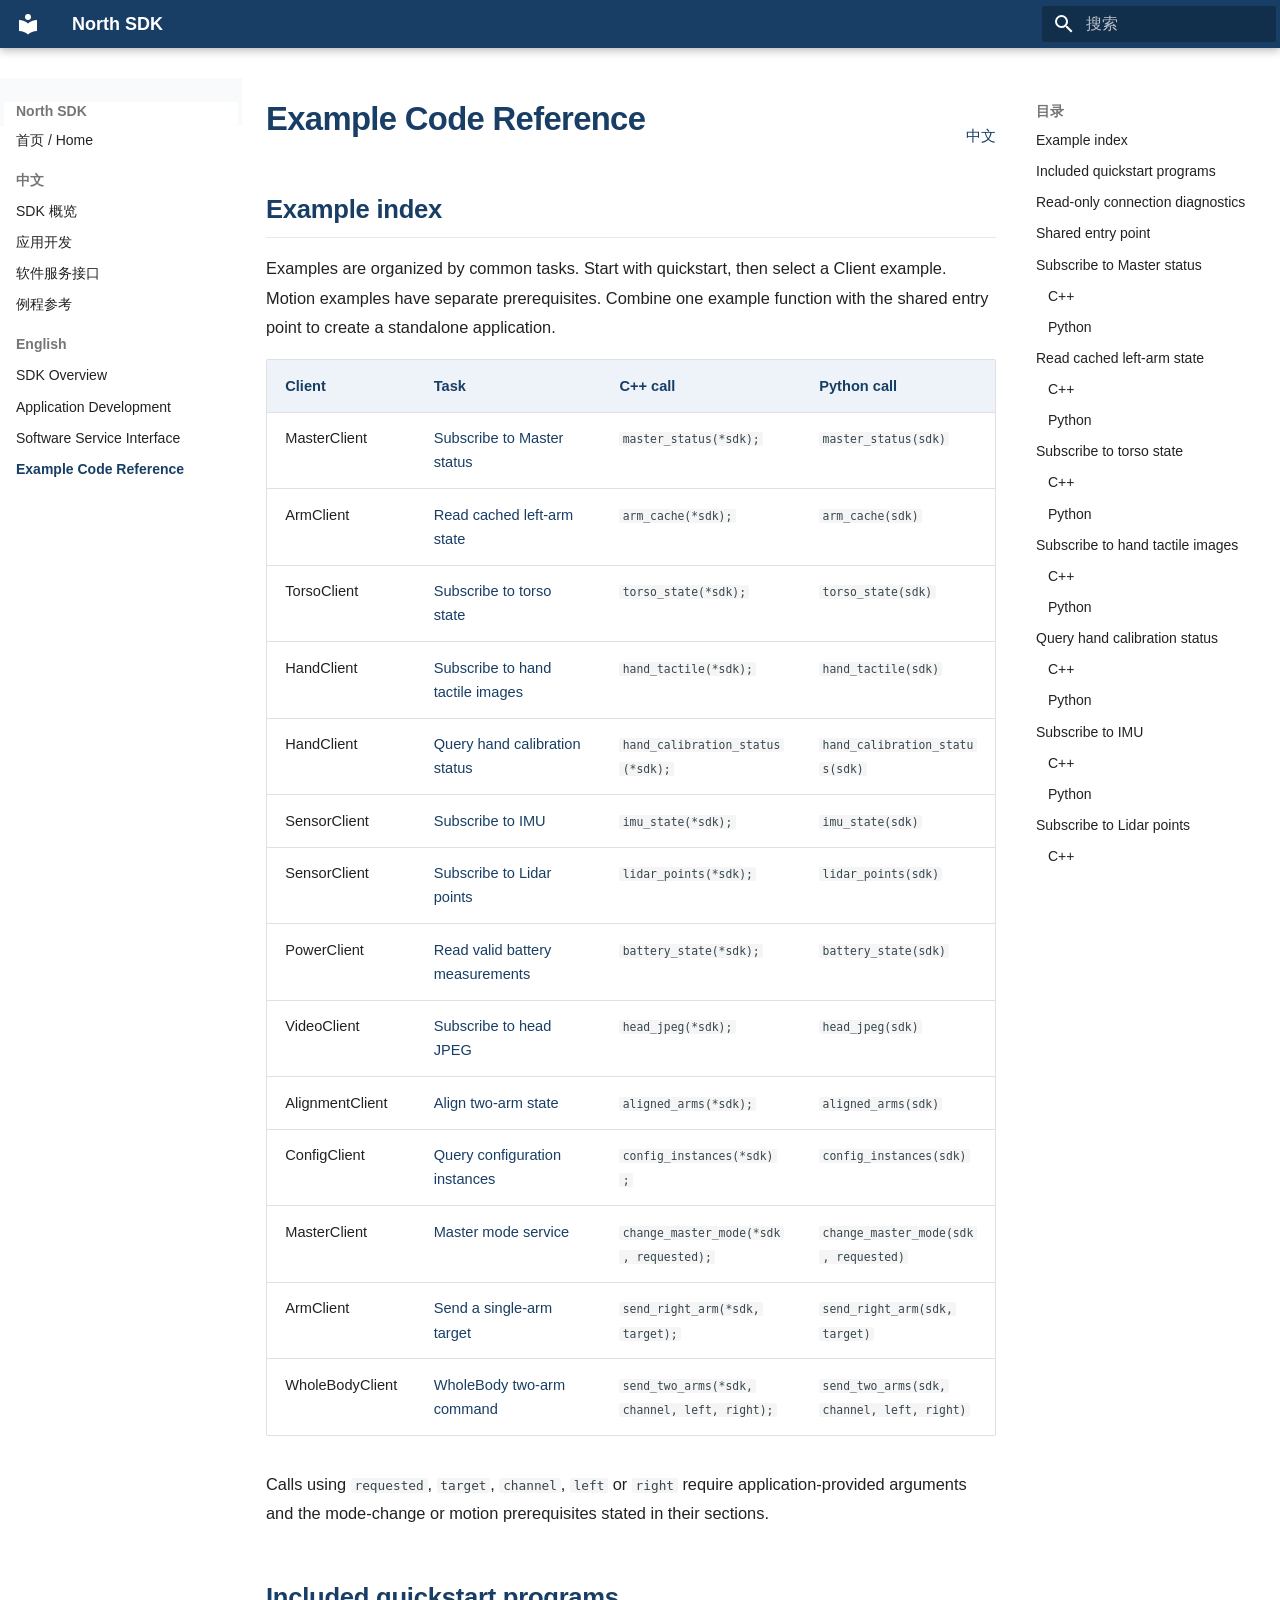
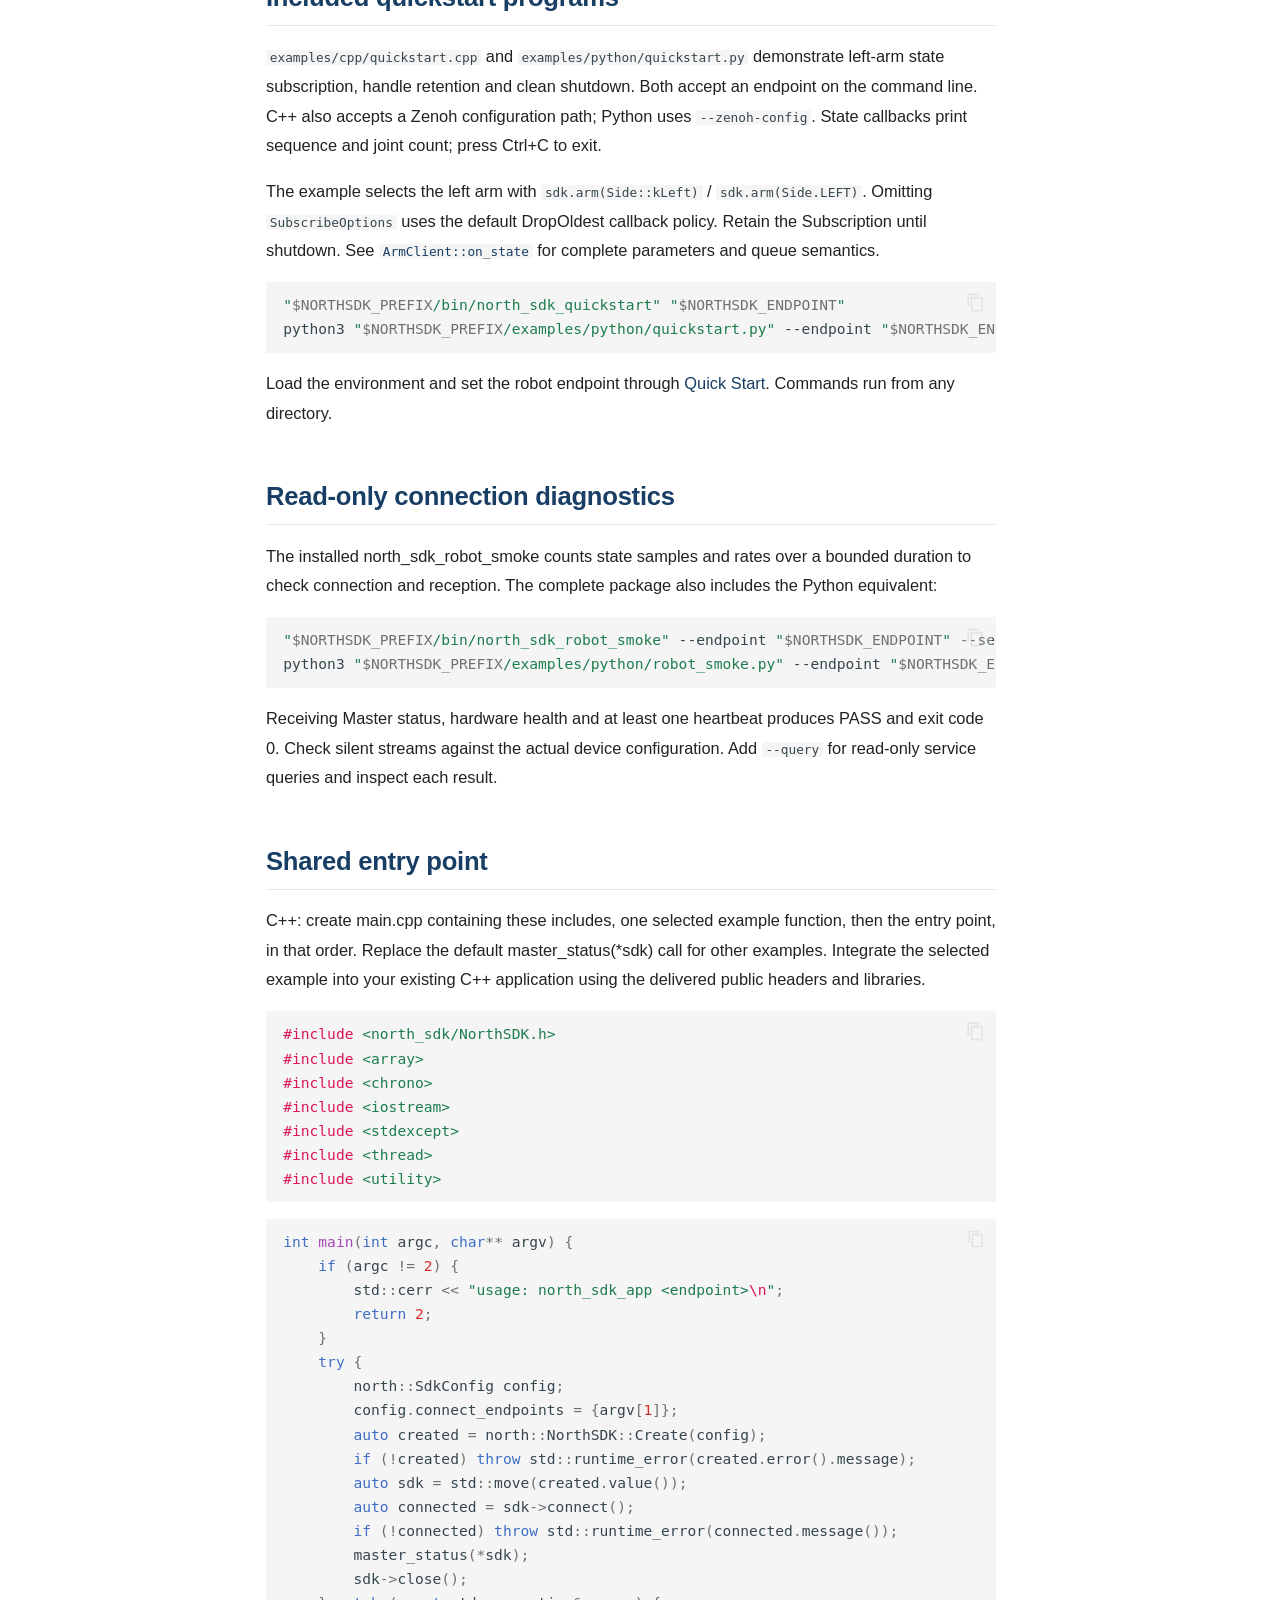
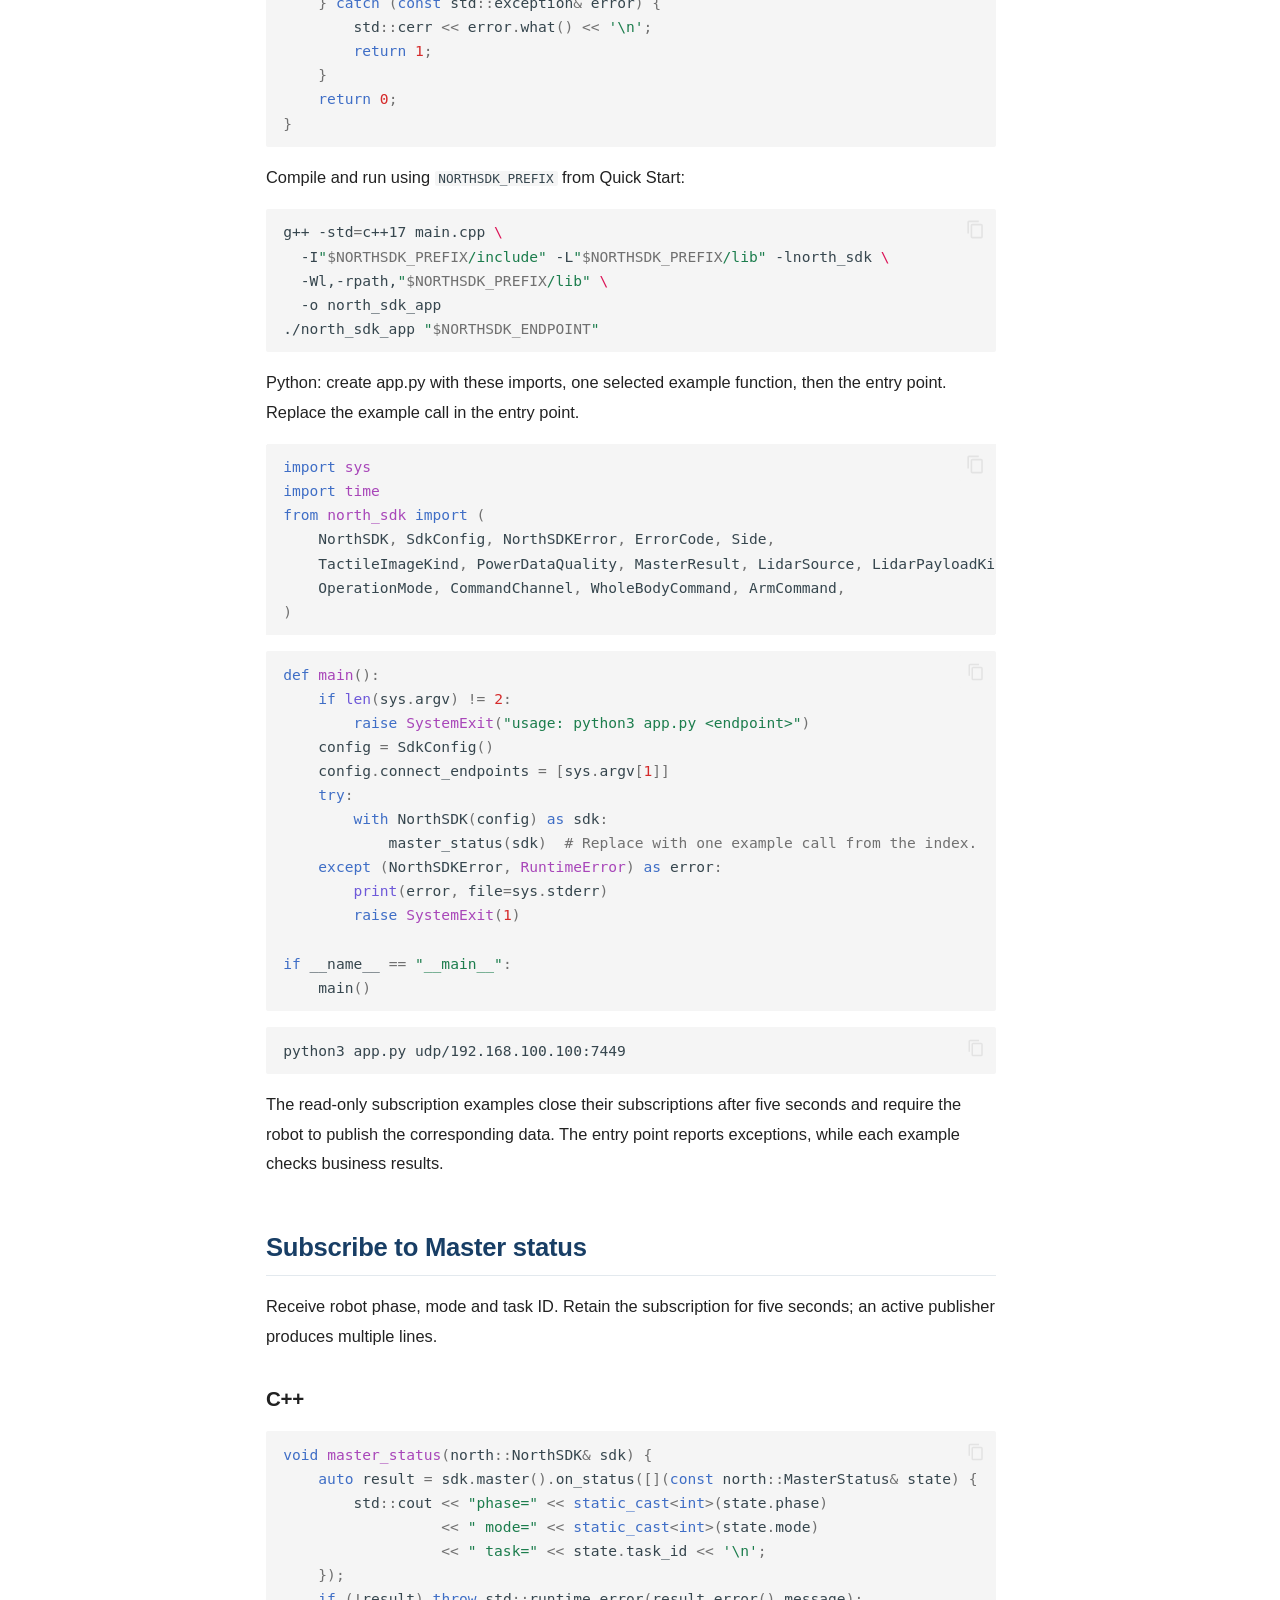
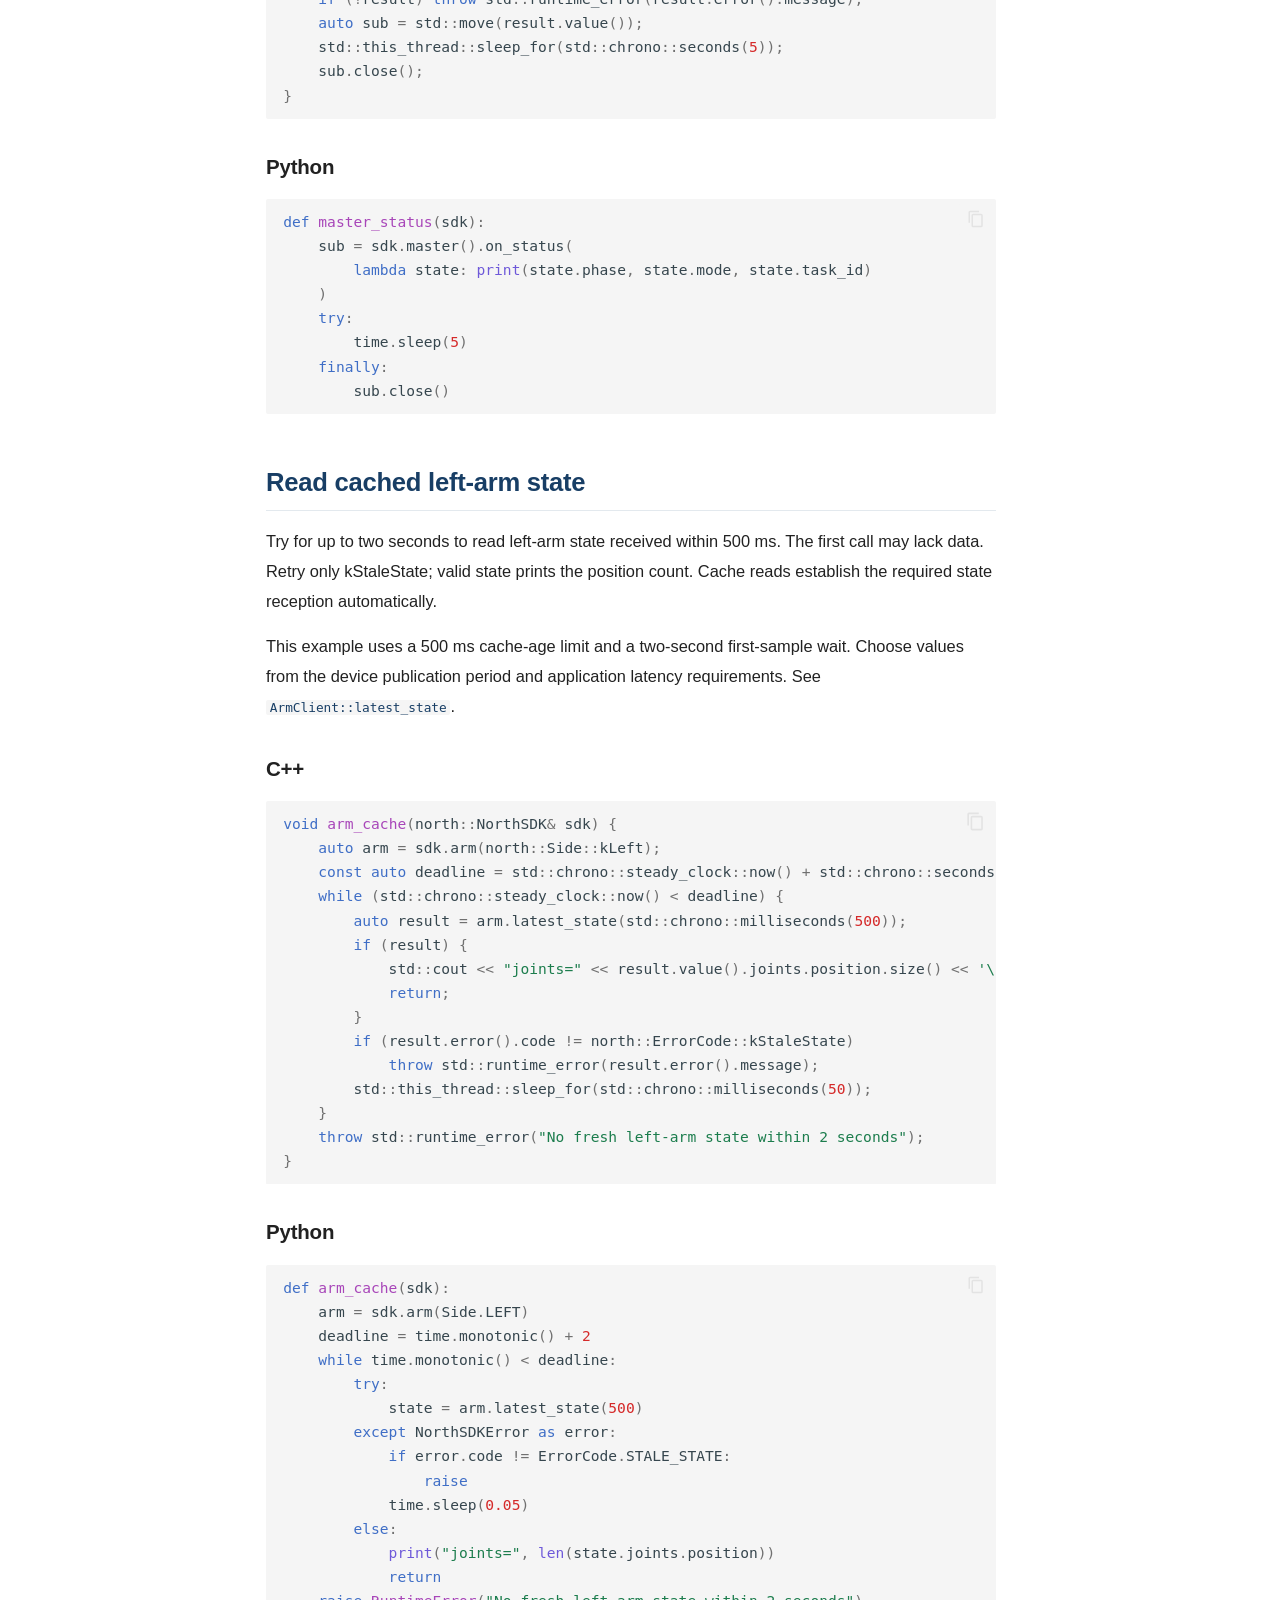
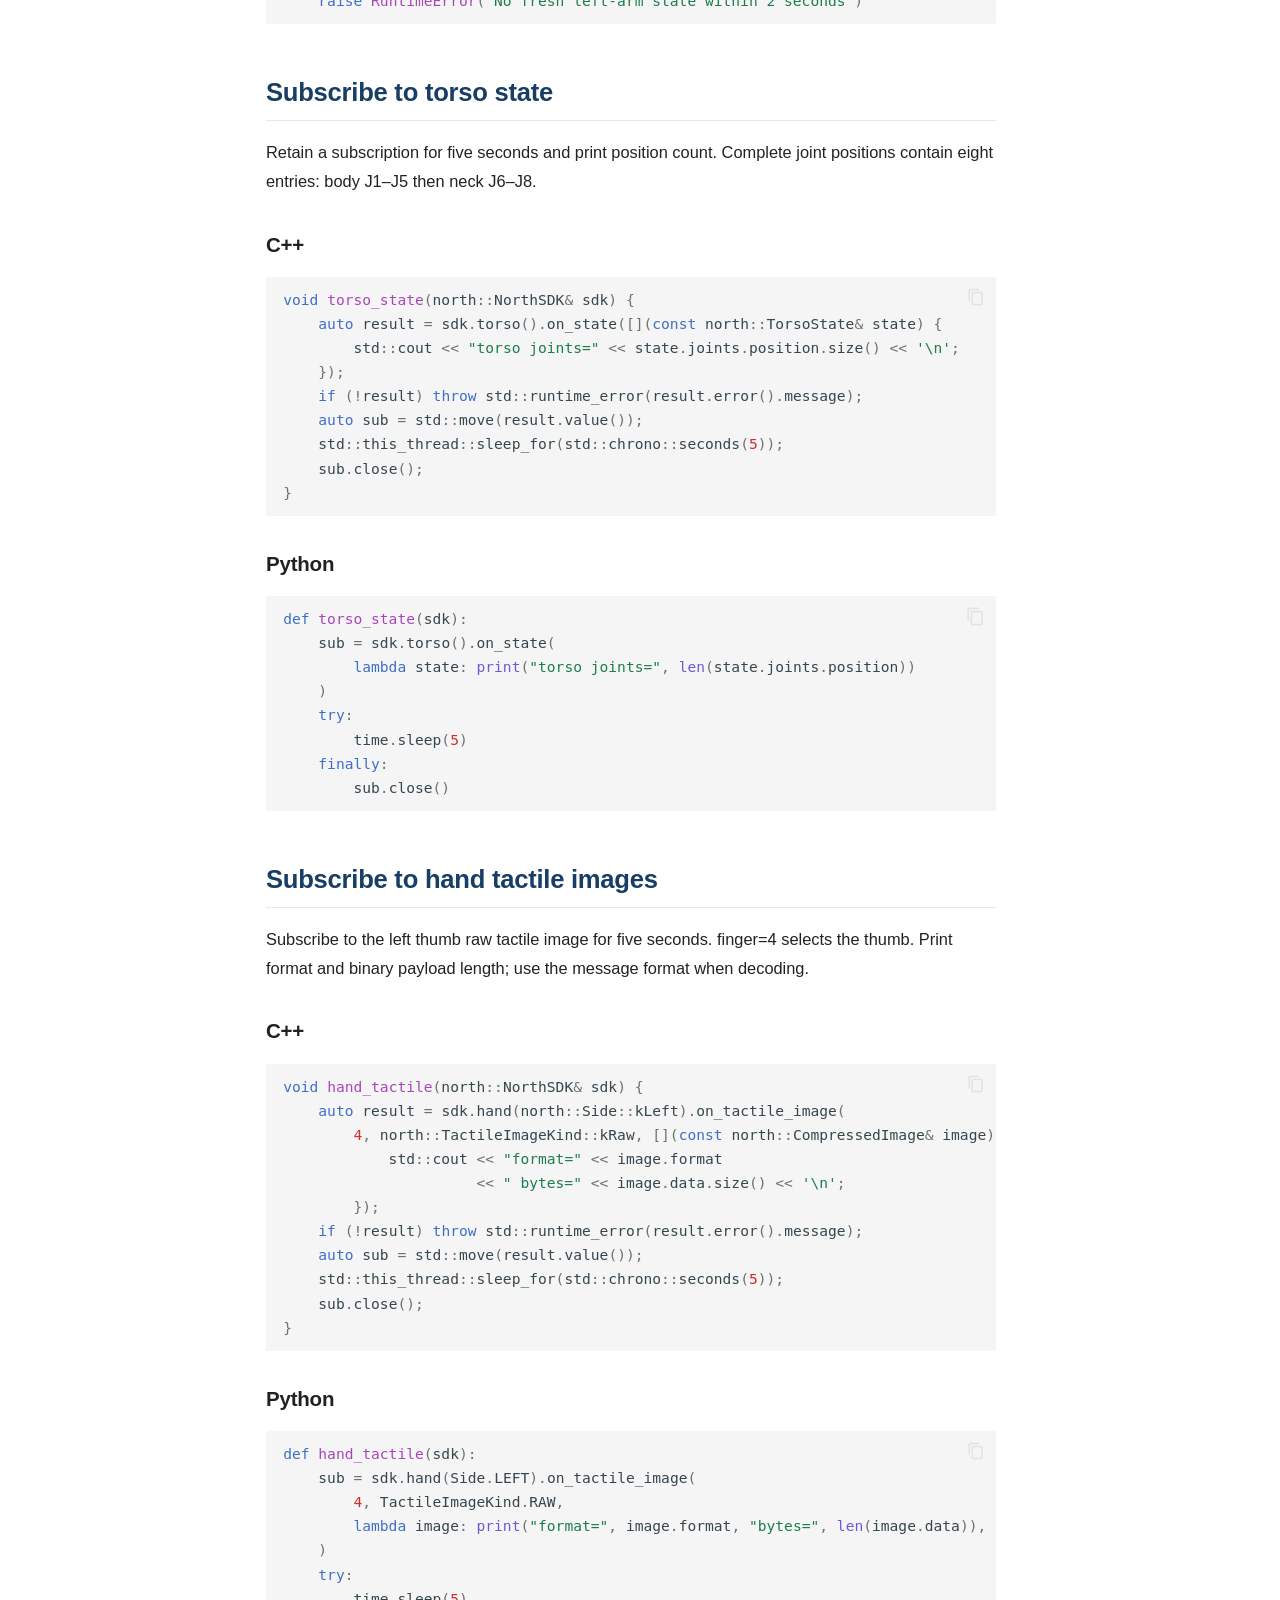
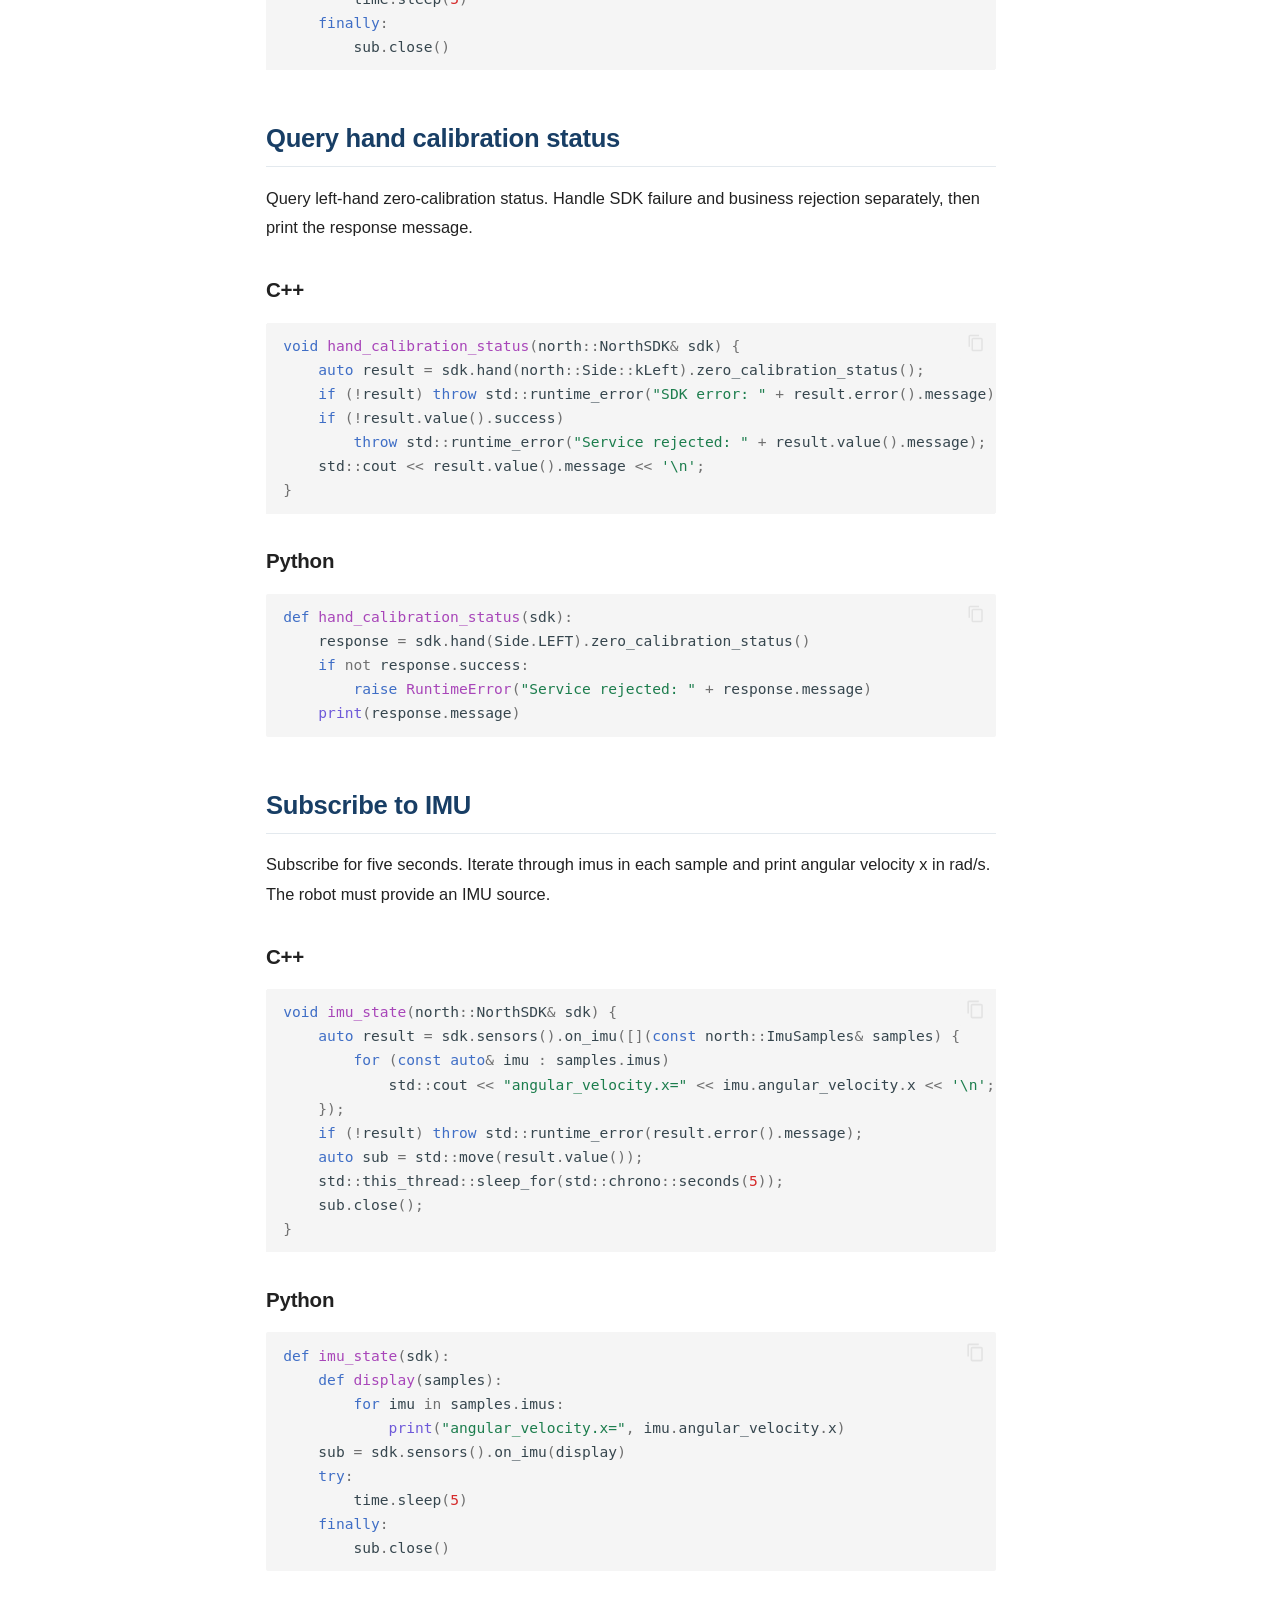
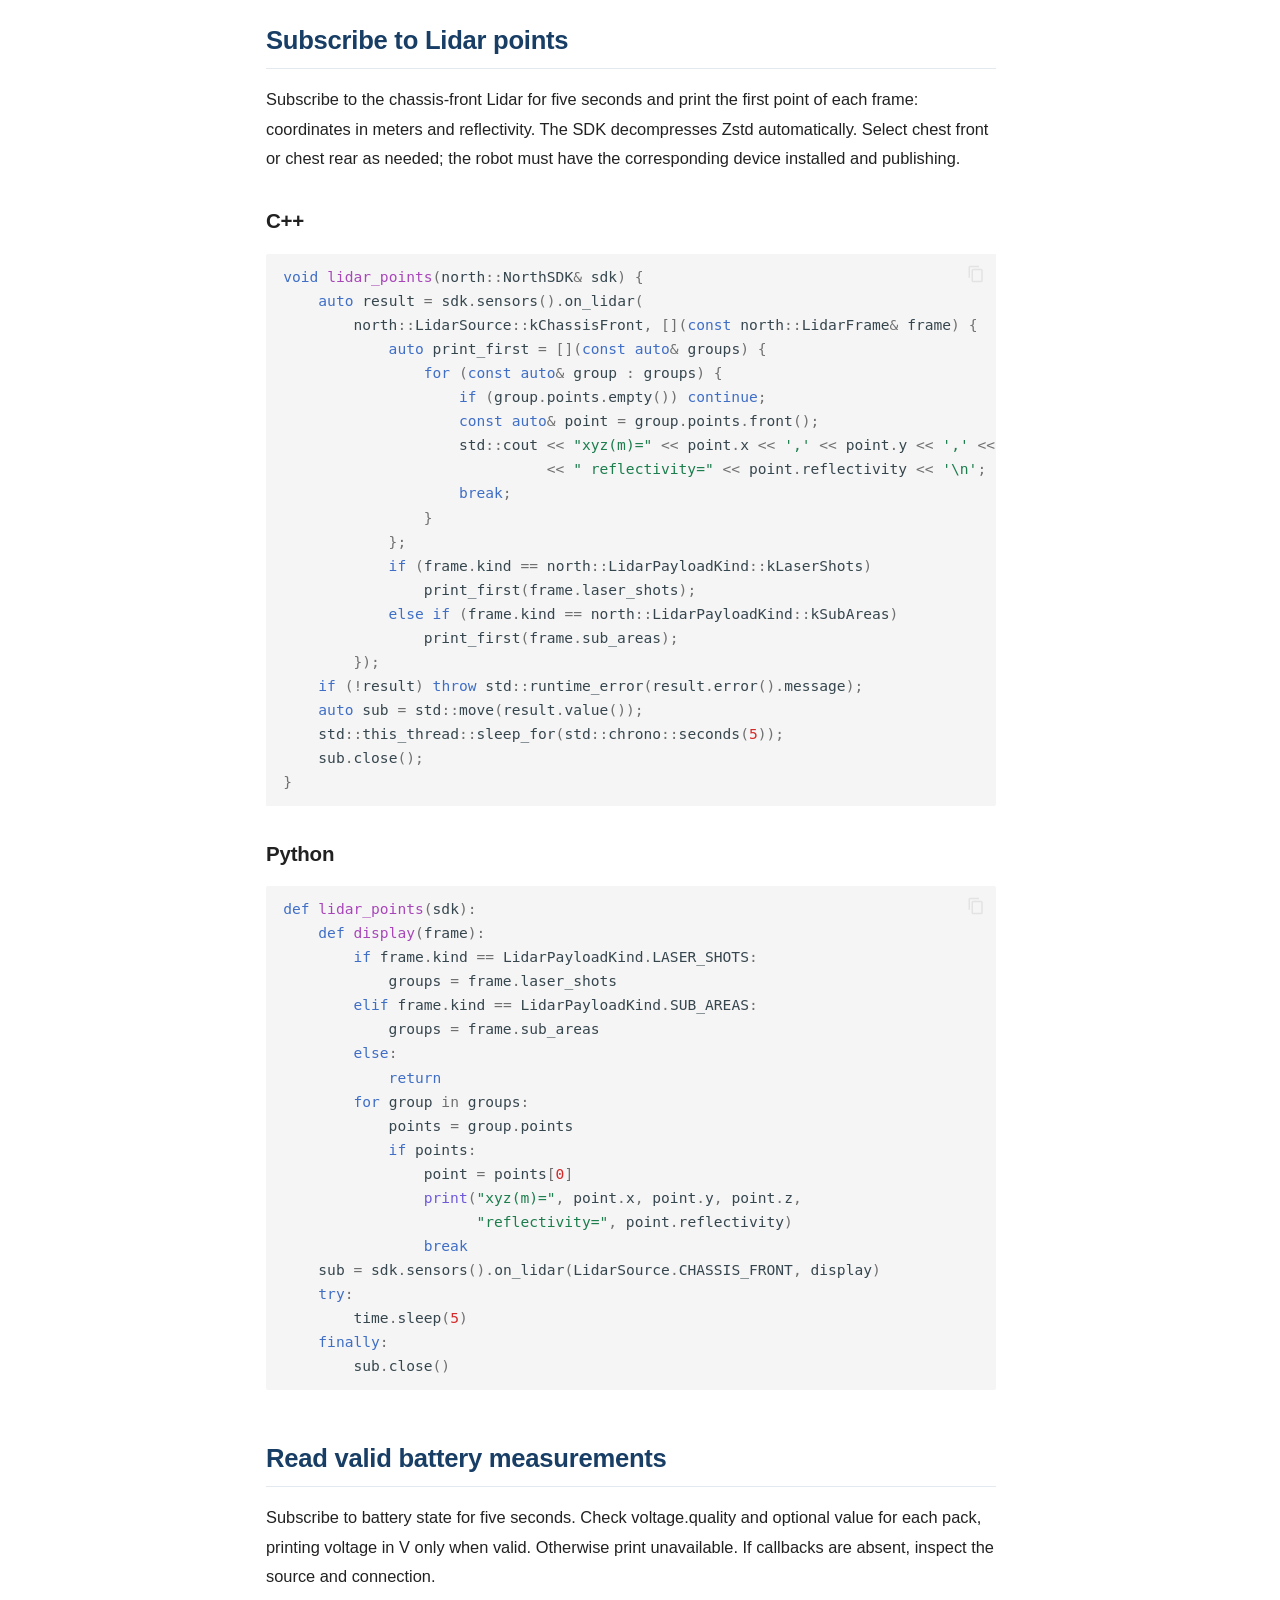
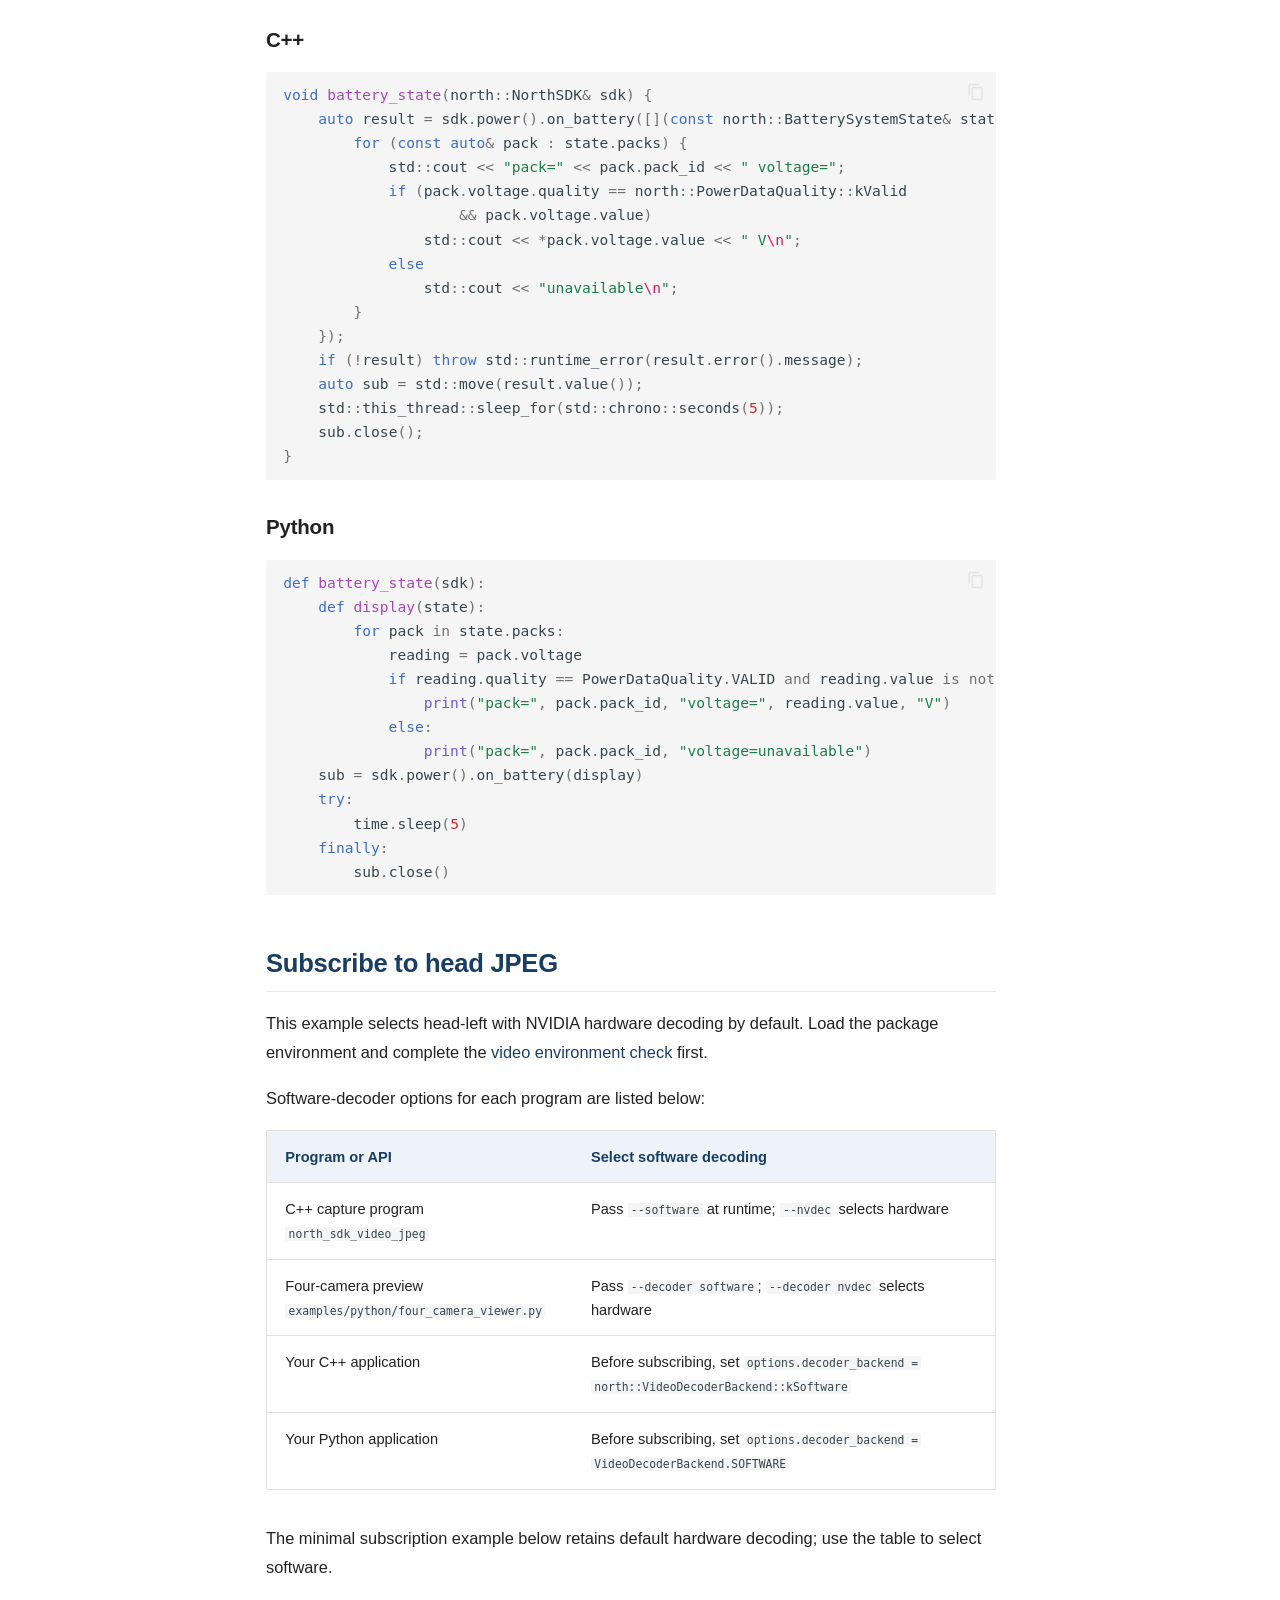
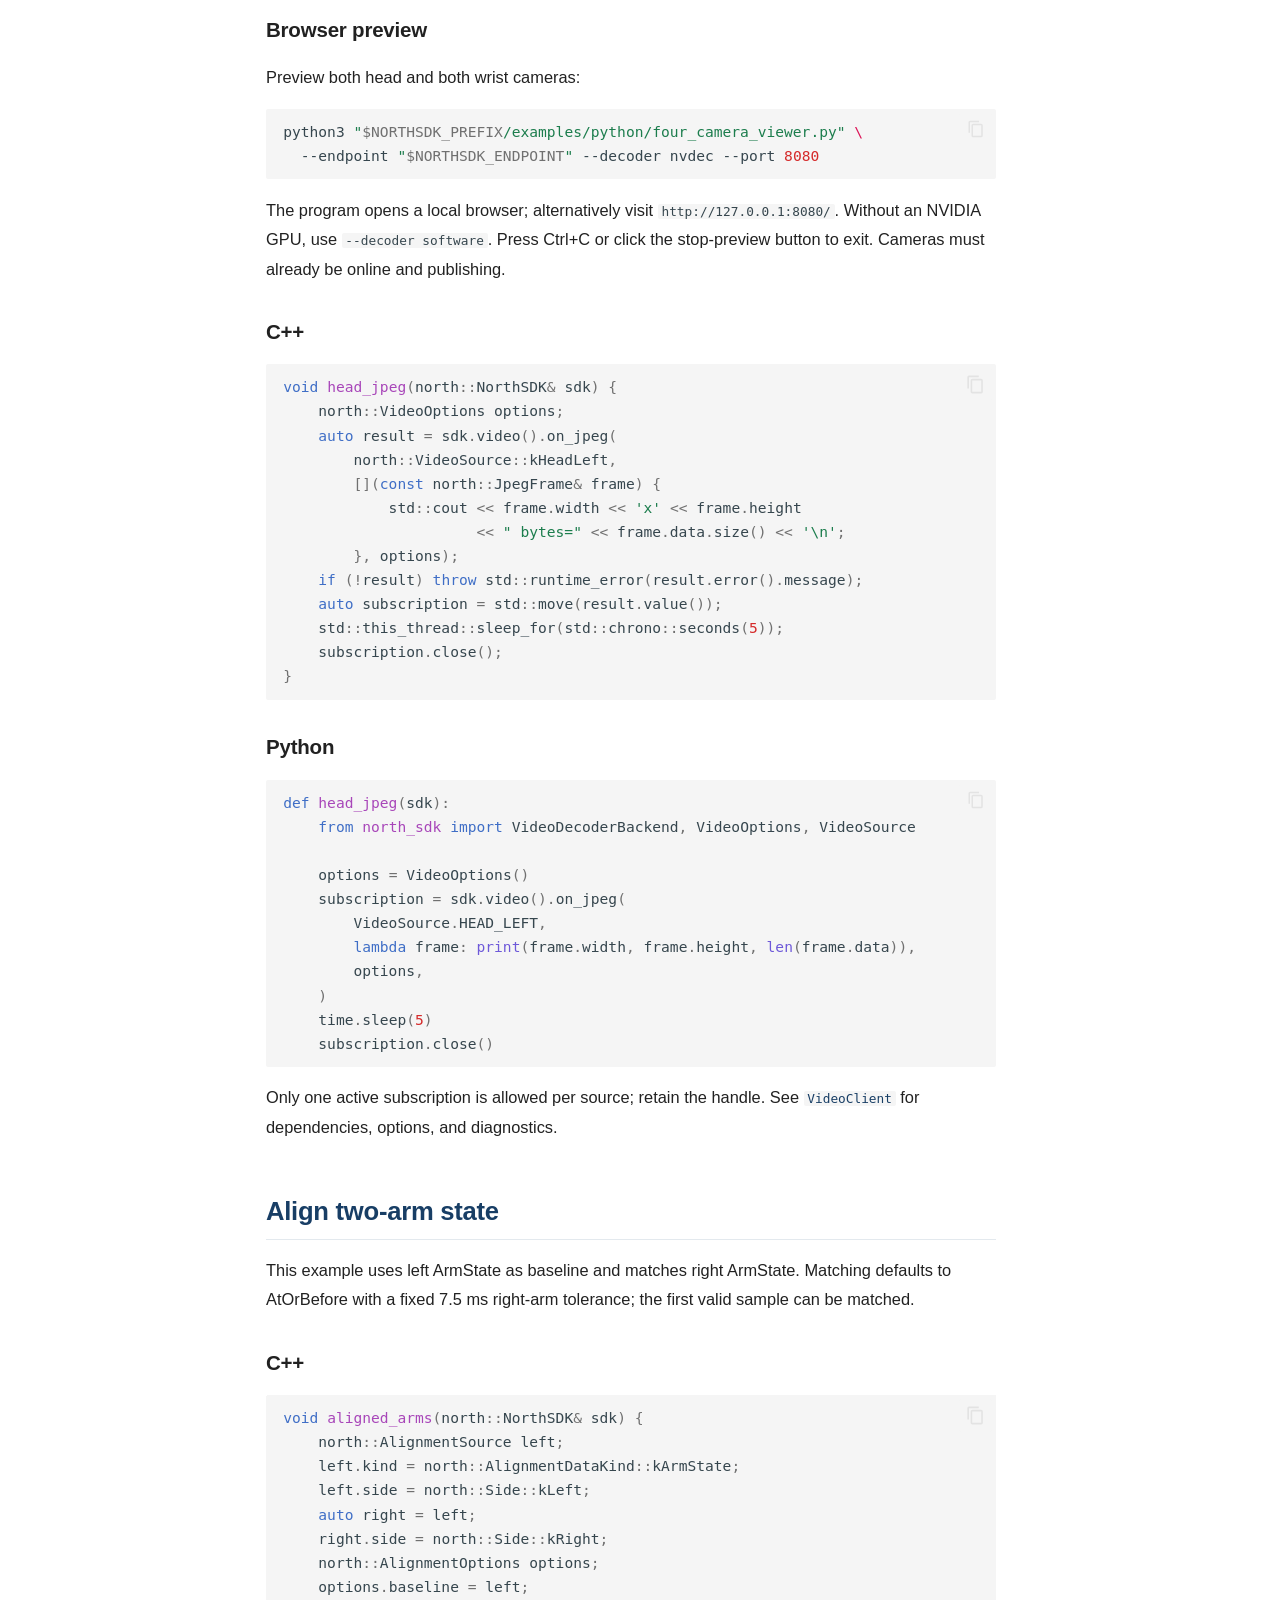
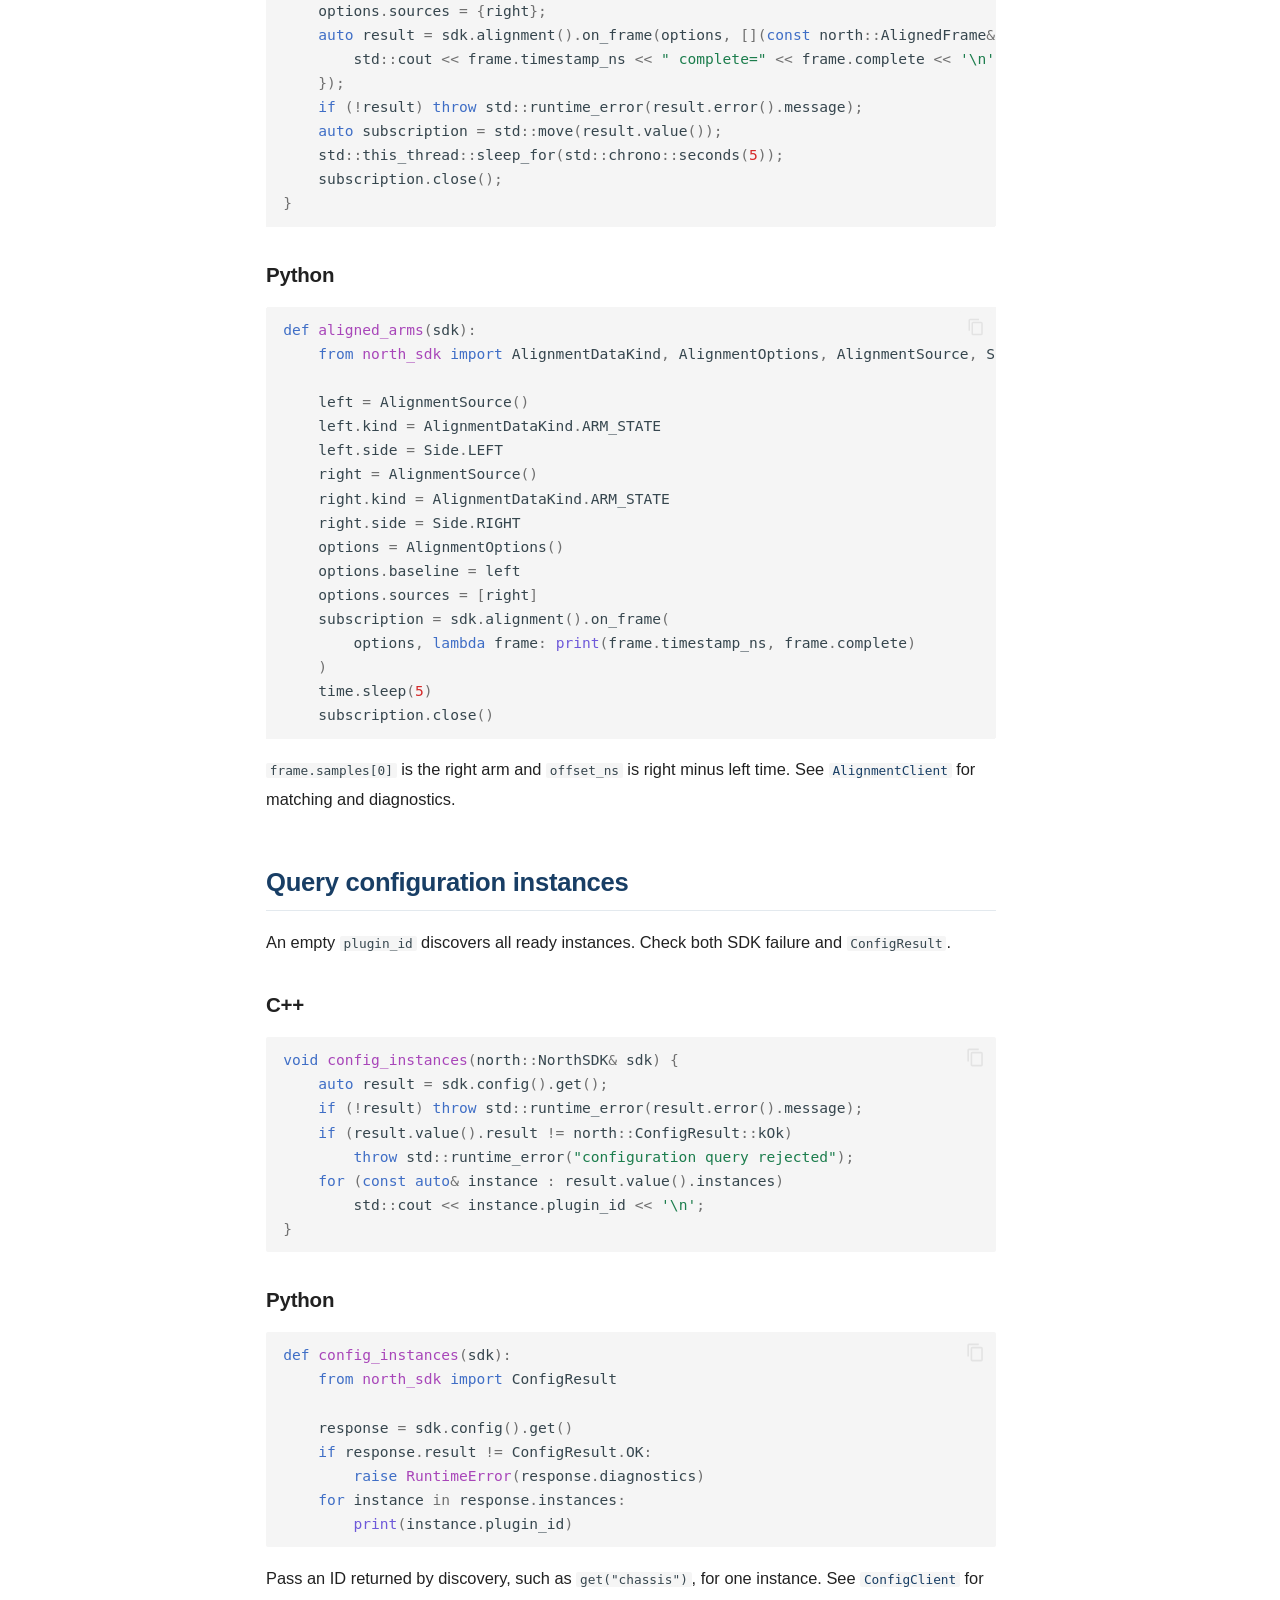
<file: manual/html/en/examples.html>
<!doctype html>
<html lang="zh" class="no-js">
  <head>
    
      <meta charset="utf-8">
      <meta name="viewport" content="width=device-width,initial-scale=1">
      
        <meta name="description" content="Sharpa North SDK 用户手册 / User Manual">
      
      
      
      
        <link rel="prev" href="api.html">
      
      
      
        
      
      
      <link rel="icon" href="../assets/images/favicon.png">
      <meta name="generator" content="mkdocs-1.6.1, mkdocs-material-9.7.7">
    
    
      
        <title>Example Code Reference - North SDK</title>
      
    
    
      <link rel="stylesheet" href="../assets/stylesheets/main.ec1eaa64.min.css">
      
        
        <link rel="stylesheet" href="../assets/stylesheets/palette.ab4e12ef.min.css">
      
      


    
    
      
        <script src="../assets/external/unpkg.com/iframe-worker/shim.js"></script>
      
    
    
      
    
    
      <link rel="stylesheet" href="../stylesheets/manual.css">
    
    <script>__md_scope=new URL("..",location),__md_hash=e=>[...e].reduce(((e,_)=>(e<<5)-e+_.charCodeAt(0)),0),__md_get=(e,_=localStorage,t=__md_scope)=>JSON.parse(_.getItem(t.pathname+"."+e)),__md_set=(e,_,t=localStorage,a=__md_scope)=>{try{t.setItem(a.pathname+"."+e,JSON.stringify(_))}catch(e){}}</script>
    
      

    
    
  </head>
  
  
    
    
    
    
    
    <body dir="ltr" data-md-color-scheme="default" data-md-color-primary="blue" data-md-color-accent="blue">
  
    
    <input class="md-toggle" data-md-toggle="drawer" type="checkbox" id="__drawer" autocomplete="off">
    <input class="md-toggle" data-md-toggle="search" type="checkbox" id="__search" autocomplete="off">
    <label class="md-overlay" for="__drawer"></label>
    <div data-md-component="skip">
      
        
        <a href="#example-code-reference" class="md-skip">
          跳转至
        </a>
      
    </div>
    <div data-md-component="announce">
      
    </div>
    
    
      

  

<header class="md-header md-header--shadow" data-md-component="header">
  <nav class="md-header__inner md-grid" aria-label="页眉">
    <a href="../index.html" title="North SDK" class="md-header__button md-logo" aria-label="North SDK" data-md-component="logo">
      
  
  <svg xmlns="http://www.w3.org/2000/svg" viewBox="0 0 24 24"><path d="M12 8a3 3 0 0 0 3-3 3 3 0 0 0-3-3 3 3 0 0 0-3 3 3 3 0 0 0 3 3m0 3.54C9.64 9.35 6.5 8 3 8v11c3.5 0 6.64 1.35 9 3.54 2.36-2.19 5.5-3.54 9-3.54V8c-3.5 0-6.64 1.35-9 3.54"/></svg>

    </a>
    <label class="md-header__button md-icon" for="__drawer">
      
      <svg xmlns="http://www.w3.org/2000/svg" viewBox="0 0 24 24"><path d="M3 6h18v2H3zm0 5h18v2H3zm0 5h18v2H3z"/></svg>
    </label>
    <div class="md-header__title" data-md-component="header-title">
      <div class="md-header__ellipsis">
        <div class="md-header__topic">
          <span class="md-ellipsis">
            North SDK
          </span>
        </div>
        <div class="md-header__topic" data-md-component="header-topic">
          <span class="md-ellipsis">
            
              Example Code Reference
            
          </span>
        </div>
      </div>
    </div>
    
      
    
    
    
    
      
      
        <label class="md-header__button md-icon" for="__search">
          
          <svg xmlns="http://www.w3.org/2000/svg" viewBox="0 0 24 24"><path d="M9.5 3A6.5 6.5 0 0 1 16 9.5c0 1.61-.59 3.09-1.56 4.23l.27.27h.79l5 5-1.5 1.5-5-5v-.79l-.27-.27A6.52 6.52 0 0 1 9.5 16 6.5 6.5 0 0 1 3 9.5 6.5 6.5 0 0 1 9.5 3m0 2C7 5 5 7 5 9.5S7 14 9.5 14 14 12 14 9.5 12 5 9.5 5"/></svg>
        </label>
        <div class="md-search" data-md-component="search" role="dialog">
  <label class="md-search__overlay" for="__search"></label>
  <div class="md-search__inner" role="search">
    <form class="md-search__form" name="search">
      <input type="text" class="md-search__input" name="query" aria-label="搜索" placeholder="搜索" autocapitalize="off" autocorrect="off" autocomplete="off" spellcheck="false" data-md-component="search-query" required>
      <label class="md-search__icon md-icon" for="__search">
        
        <svg xmlns="http://www.w3.org/2000/svg" viewBox="0 0 24 24"><path d="M9.5 3A6.5 6.5 0 0 1 16 9.5c0 1.61-.59 3.09-1.56 4.23l.27.27h.79l5 5-1.5 1.5-5-5v-.79l-.27-.27A6.52 6.52 0 0 1 9.5 16 6.5 6.5 0 0 1 3 9.5 6.5 6.5 0 0 1 9.5 3m0 2C7 5 5 7 5 9.5S7 14 9.5 14 14 12 14 9.5 12 5 9.5 5"/></svg>
        
        <svg xmlns="http://www.w3.org/2000/svg" viewBox="0 0 24 24"><path d="M20 11v2H8l5.5 5.5-1.42 1.42L4.16 12l7.92-7.92L13.5 5.5 8 11z"/></svg>
      </label>
      <nav class="md-search__options" aria-label="查找">
        
        <button type="reset" class="md-search__icon md-icon" title="清空当前内容" aria-label="清空当前内容" tabindex="-1">
          
          <svg xmlns="http://www.w3.org/2000/svg" viewBox="0 0 24 24"><path d="M19 6.41 17.59 5 12 10.59 6.41 5 5 6.41 10.59 12 5 17.59 6.41 19 12 13.41 17.59 19 19 17.59 13.41 12z"/></svg>
        </button>
      </nav>
      
        <div class="md-search__suggest" data-md-component="search-suggest"></div>
      
    </form>
    <div class="md-search__output">
      <div class="md-search__scrollwrap" tabindex="0" data-md-scrollfix>
        <div class="md-search-result" data-md-component="search-result">
          <div class="md-search-result__meta">
            正在初始化搜索引擎
          </div>
          <ol class="md-search-result__list" role="presentation"></ol>
        </div>
      </div>
    </div>
  </div>
</div>
      
    
    
  </nav>
  
</header>
    
    <div class="md-container" data-md-component="container">
      
      
        
          
        
      
      <main class="md-main" data-md-component="main">
        <div class="md-main__inner md-grid">
          
            
              
              <div class="md-sidebar md-sidebar--primary" data-md-component="sidebar" data-md-type="navigation" >
                <div class="md-sidebar__scrollwrap">
                  <div class="md-sidebar__inner">
                    



<nav class="md-nav md-nav--primary" aria-label="导航栏" data-md-level="0">
  <label class="md-nav__title" for="__drawer">
    <a href="../index.html" title="North SDK" class="md-nav__button md-logo" aria-label="North SDK" data-md-component="logo">
      
  
  <svg xmlns="http://www.w3.org/2000/svg" viewBox="0 0 24 24"><path d="M12 8a3 3 0 0 0 3-3 3 3 0 0 0-3-3 3 3 0 0 0-3 3 3 3 0 0 0 3 3m0 3.54C9.64 9.35 6.5 8 3 8v11c3.5 0 6.64 1.35 9 3.54 2.36-2.19 5.5-3.54 9-3.54V8c-3.5 0-6.64 1.35-9 3.54"/></svg>

    </a>
    North SDK
  </label>
  
  <ul class="md-nav__list" data-md-scrollfix>
    
      
      
  
  
  
  
    <li class="md-nav__item">
      <a href="../index.html" class="md-nav__link">
        
  
  
  <span class="md-ellipsis">
    
  
    首页 / Home
  

    
  </span>
  
  

      </a>
    </li>
  

    
      
      
  
  
  
  
    
    
    
    
      
        
        
      
    
    
    <li class="md-nav__item md-nav__item--section md-nav__item--nested">
      
        
        
        <input class="md-nav__toggle md-toggle " type="checkbox" id="__nav_2" >
        
          
          <label class="md-nav__link" for="__nav_2" id="__nav_2_label" tabindex="">
            
  
  
  <span class="md-ellipsis">
    
  
    中文
  

    
  </span>
  
  

            <span class="md-nav__icon md-icon"></span>
          </label>
        
        <nav class="md-nav" data-md-level="1" aria-labelledby="__nav_2_label" aria-expanded="false">
          <label class="md-nav__title" for="__nav_2">
            <span class="md-nav__icon md-icon"></span>
            
  
    中文
  

          </label>
          <ul class="md-nav__list" data-md-scrollfix>
            
              
                
  
  
  
  
    <li class="md-nav__item">
      <a href="../zh/overview.html" class="md-nav__link">
        
  
  
  <span class="md-ellipsis">
    
  
    SDK 概览
  

    
  </span>
  
  

      </a>
    </li>
  

              
            
              
                
  
  
  
  
    <li class="md-nav__item">
      <a href="../zh/development.html" class="md-nav__link">
        
  
  
  <span class="md-ellipsis">
    
  
    应用开发
  

    
  </span>
  
  

      </a>
    </li>
  

              
            
              
                
  
  
  
  
    <li class="md-nav__item">
      <a href="../zh/api.html" class="md-nav__link">
        
  
  
  <span class="md-ellipsis">
    
  
    软件服务接口
  

    
  </span>
  
  

      </a>
    </li>
  

              
            
              
                
  
  
  
  
    <li class="md-nav__item">
      <a href="../zh/examples.html" class="md-nav__link">
        
  
  
  <span class="md-ellipsis">
    
  
    例程参考
  

    
  </span>
  
  

      </a>
    </li>
  

              
            
          </ul>
        </nav>
      
    </li>
  

    
      
      
  
  
    
  
  
  
    
    
    
    
      
        
        
      
    
    
    <li class="md-nav__item md-nav__item--active md-nav__item--section md-nav__item--nested">
      
        
        
        <input class="md-nav__toggle md-toggle " type="checkbox" id="__nav_3" checked>
        
          
          <label class="md-nav__link" for="__nav_3" id="__nav_3_label" tabindex="">
            
  
  
  <span class="md-ellipsis">
    
  
    English
  

    
  </span>
  
  

            <span class="md-nav__icon md-icon"></span>
          </label>
        
        <nav class="md-nav" data-md-level="1" aria-labelledby="__nav_3_label" aria-expanded="true">
          <label class="md-nav__title" for="__nav_3">
            <span class="md-nav__icon md-icon"></span>
            
  
    English
  

          </label>
          <ul class="md-nav__list" data-md-scrollfix>
            
              
                
  
  
  
  
    <li class="md-nav__item">
      <a href="overview.html" class="md-nav__link">
        
  
  
  <span class="md-ellipsis">
    
  
    SDK Overview
  

    
  </span>
  
  

      </a>
    </li>
  

              
            
              
                
  
  
  
  
    <li class="md-nav__item">
      <a href="development.html" class="md-nav__link">
        
  
  
  <span class="md-ellipsis">
    
  
    Application Development
  

    
  </span>
  
  

      </a>
    </li>
  

              
            
              
                
  
  
  
  
    <li class="md-nav__item">
      <a href="api.html" class="md-nav__link">
        
  
  
  <span class="md-ellipsis">
    
  
    Software Service Interface
  

    
  </span>
  
  

      </a>
    </li>
  

              
            
              
                
  
  
    
  
  
  
    <li class="md-nav__item md-nav__item--active">
      
      <input class="md-nav__toggle md-toggle" type="checkbox" id="__toc">
      
      
        
      
      
        <label class="md-nav__link md-nav__link--active" for="__toc">
          
  
  
  <span class="md-ellipsis">
    
  
    Example Code Reference
  

    
  </span>
  
  

          <span class="md-nav__icon md-icon"></span>
        </label>
      
      <a href="examples.html" class="md-nav__link md-nav__link--active">
        
  
  
  <span class="md-ellipsis">
    
  
    Example Code Reference
  

    
  </span>
  
  

      </a>
      
        

<nav class="md-nav md-nav--secondary" aria-label="目录">
  
  
  
    
  
  
    <label class="md-nav__title" for="__toc">
      <span class="md-nav__icon md-icon"></span>
      目录
    </label>
    <ul class="md-nav__list" data-md-component="toc" data-md-scrollfix>
      
        <li class="md-nav__item">
  <a href="#example-index" class="md-nav__link">
    <span class="md-ellipsis">
      
        Example index
      
    </span>
  </a>
  
</li>
      
        <li class="md-nav__item">
  <a href="#included-quickstart-programs" class="md-nav__link">
    <span class="md-ellipsis">
      
        Included quickstart programs
      
    </span>
  </a>
  
</li>
      
        <li class="md-nav__item">
  <a href="#read-only-connection-diagnostics" class="md-nav__link">
    <span class="md-ellipsis">
      
        Read-only connection diagnostics
      
    </span>
  </a>
  
</li>
      
        <li class="md-nav__item">
  <a href="#shared-entry-point" class="md-nav__link">
    <span class="md-ellipsis">
      
        Shared entry point
      
    </span>
  </a>
  
</li>
      
        <li class="md-nav__item">
  <a href="#subscribe-to-master-status" class="md-nav__link">
    <span class="md-ellipsis">
      
        Subscribe to Master status
      
    </span>
  </a>
  
    <nav class="md-nav" aria-label="Subscribe to Master status">
      <ul class="md-nav__list">
        
          <li class="md-nav__item">
  <a href="#c" class="md-nav__link">
    <span class="md-ellipsis">
      
        C++
      
    </span>
  </a>
  
</li>
        
          <li class="md-nav__item">
  <a href="#python" class="md-nav__link">
    <span class="md-ellipsis">
      
        Python
      
    </span>
  </a>
  
</li>
        
      </ul>
    </nav>
  
</li>
      
        <li class="md-nav__item">
  <a href="#read-cached-left-arm-state" class="md-nav__link">
    <span class="md-ellipsis">
      
        Read cached left-arm state
      
    </span>
  </a>
  
    <nav class="md-nav" aria-label="Read cached left-arm state">
      <ul class="md-nav__list">
        
          <li class="md-nav__item">
  <a href="#c_1" class="md-nav__link">
    <span class="md-ellipsis">
      
        C++
      
    </span>
  </a>
  
</li>
        
          <li class="md-nav__item">
  <a href="#python_1" class="md-nav__link">
    <span class="md-ellipsis">
      
        Python
      
    </span>
  </a>
  
</li>
        
      </ul>
    </nav>
  
</li>
      
        <li class="md-nav__item">
  <a href="#subscribe-to-torso-state" class="md-nav__link">
    <span class="md-ellipsis">
      
        Subscribe to torso state
      
    </span>
  </a>
  
    <nav class="md-nav" aria-label="Subscribe to torso state">
      <ul class="md-nav__list">
        
          <li class="md-nav__item">
  <a href="#c_2" class="md-nav__link">
    <span class="md-ellipsis">
      
        C++
      
    </span>
  </a>
  
</li>
        
          <li class="md-nav__item">
  <a href="#python_2" class="md-nav__link">
    <span class="md-ellipsis">
      
        Python
      
    </span>
  </a>
  
</li>
        
      </ul>
    </nav>
  
</li>
      
        <li class="md-nav__item">
  <a href="#subscribe-to-hand-tactile-images" class="md-nav__link">
    <span class="md-ellipsis">
      
        Subscribe to hand tactile images
      
    </span>
  </a>
  
    <nav class="md-nav" aria-label="Subscribe to hand tactile images">
      <ul class="md-nav__list">
        
          <li class="md-nav__item">
  <a href="#c_3" class="md-nav__link">
    <span class="md-ellipsis">
      
        C++
      
    </span>
  </a>
  
</li>
        
          <li class="md-nav__item">
  <a href="#python_3" class="md-nav__link">
    <span class="md-ellipsis">
      
        Python
      
    </span>
  </a>
  
</li>
        
      </ul>
    </nav>
  
</li>
      
        <li class="md-nav__item">
  <a href="#query-hand-calibration-status" class="md-nav__link">
    <span class="md-ellipsis">
      
        Query hand calibration status
      
    </span>
  </a>
  
    <nav class="md-nav" aria-label="Query hand calibration status">
      <ul class="md-nav__list">
        
          <li class="md-nav__item">
  <a href="#c_4" class="md-nav__link">
    <span class="md-ellipsis">
      
        C++
      
    </span>
  </a>
  
</li>
        
          <li class="md-nav__item">
  <a href="#python_4" class="md-nav__link">
    <span class="md-ellipsis">
      
        Python
      
    </span>
  </a>
  
</li>
        
      </ul>
    </nav>
  
</li>
      
        <li class="md-nav__item">
  <a href="#subscribe-to-imu" class="md-nav__link">
    <span class="md-ellipsis">
      
        Subscribe to IMU
      
    </span>
  </a>
  
    <nav class="md-nav" aria-label="Subscribe to IMU">
      <ul class="md-nav__list">
        
          <li class="md-nav__item">
  <a href="#c_5" class="md-nav__link">
    <span class="md-ellipsis">
      
        C++
      
    </span>
  </a>
  
</li>
        
          <li class="md-nav__item">
  <a href="#python_5" class="md-nav__link">
    <span class="md-ellipsis">
      
        Python
      
    </span>
  </a>
  
</li>
        
      </ul>
    </nav>
  
</li>
      
        <li class="md-nav__item">
  <a href="#subscribe-to-lidar-points" class="md-nav__link">
    <span class="md-ellipsis">
      
        Subscribe to Lidar points
      
    </span>
  </a>
  
    <nav class="md-nav" aria-label="Subscribe to Lidar points">
      <ul class="md-nav__list">
        
          <li class="md-nav__item">
  <a href="#c_6" class="md-nav__link">
    <span class="md-ellipsis">
      
        C++
      
    </span>
  </a>
  
</li>
        
          <li class="md-nav__item">
  <a href="#python_6" class="md-nav__link">
    <span class="md-ellipsis">
      
        Python
      
    </span>
  </a>
  
</li>
        
      </ul>
    </nav>
  
</li>
      
        <li class="md-nav__item">
  <a href="#read-valid-battery-measurements" class="md-nav__link">
    <span class="md-ellipsis">
      
        Read valid battery measurements
      
    </span>
  </a>
  
    <nav class="md-nav" aria-label="Read valid battery measurements">
      <ul class="md-nav__list">
        
          <li class="md-nav__item">
  <a href="#c_7" class="md-nav__link">
    <span class="md-ellipsis">
      
        C++
      
    </span>
  </a>
  
</li>
        
          <li class="md-nav__item">
  <a href="#python_7" class="md-nav__link">
    <span class="md-ellipsis">
      
        Python
      
    </span>
  </a>
  
</li>
        
      </ul>
    </nav>
  
</li>
      
        <li class="md-nav__item">
  <a href="#subscribe-to-head-jpeg" class="md-nav__link">
    <span class="md-ellipsis">
      
        Subscribe to head JPEG
      
    </span>
  </a>
  
    <nav class="md-nav" aria-label="Subscribe to head JPEG">
      <ul class="md-nav__list">
        
          <li class="md-nav__item">
  <a href="#browser-preview" class="md-nav__link">
    <span class="md-ellipsis">
      
        Browser preview
      
    </span>
  </a>
  
</li>
        
          <li class="md-nav__item">
  <a href="#c_8" class="md-nav__link">
    <span class="md-ellipsis">
      
        C++
      
    </span>
  </a>
  
</li>
        
          <li class="md-nav__item">
  <a href="#python_8" class="md-nav__link">
    <span class="md-ellipsis">
      
        Python
      
    </span>
  </a>
  
</li>
        
      </ul>
    </nav>
  
</li>
      
        <li class="md-nav__item">
  <a href="#align-two-arm-state" class="md-nav__link">
    <span class="md-ellipsis">
      
        Align two-arm state
      
    </span>
  </a>
  
    <nav class="md-nav" aria-label="Align two-arm state">
      <ul class="md-nav__list">
        
          <li class="md-nav__item">
  <a href="#c_9" class="md-nav__link">
    <span class="md-ellipsis">
      
        C++
      
    </span>
  </a>
  
</li>
        
          <li class="md-nav__item">
  <a href="#python_9" class="md-nav__link">
    <span class="md-ellipsis">
      
        Python
      
    </span>
  </a>
  
</li>
        
      </ul>
    </nav>
  
</li>
      
        <li class="md-nav__item">
  <a href="#query-configuration-instances" class="md-nav__link">
    <span class="md-ellipsis">
      
        Query configuration instances
      
    </span>
  </a>
  
    <nav class="md-nav" aria-label="Query configuration instances">
      <ul class="md-nav__list">
        
          <li class="md-nav__item">
  <a href="#c_10" class="md-nav__link">
    <span class="md-ellipsis">
      
        C++
      
    </span>
  </a>
  
</li>
        
          <li class="md-nav__item">
  <a href="#python_10" class="md-nav__link">
    <span class="md-ellipsis">
      
        Python
      
    </span>
  </a>
  
</li>
        
      </ul>
    </nav>
  
</li>
      
        <li class="md-nav__item">
  <a href="#master-mode-service" class="md-nav__link">
    <span class="md-ellipsis">
      
        Master mode service
      
    </span>
  </a>
  
    <nav class="md-nav" aria-label="Master mode service">
      <ul class="md-nav__list">
        
          <li class="md-nav__item">
  <a href="#c_11" class="md-nav__link">
    <span class="md-ellipsis">
      
        C++
      
    </span>
  </a>
  
</li>
        
          <li class="md-nav__item">
  <a href="#python_11" class="md-nav__link">
    <span class="md-ellipsis">
      
        Python
      
    </span>
  </a>
  
</li>
        
      </ul>
    </nav>
  
</li>
      
        <li class="md-nav__item">
  <a href="#send-a-single-arm-target" class="md-nav__link">
    <span class="md-ellipsis">
      
        Send a single-arm target
      
    </span>
  </a>
  
    <nav class="md-nav" aria-label="Send a single-arm target">
      <ul class="md-nav__list">
        
          <li class="md-nav__item">
  <a href="#c_12" class="md-nav__link">
    <span class="md-ellipsis">
      
        C++
      
    </span>
  </a>
  
</li>
        
          <li class="md-nav__item">
  <a href="#python_12" class="md-nav__link">
    <span class="md-ellipsis">
      
        Python
      
    </span>
  </a>
  
</li>
        
      </ul>
    </nav>
  
</li>
      
        <li class="md-nav__item">
  <a href="#wholebody-two-arm-command" class="md-nav__link">
    <span class="md-ellipsis">
      
        WholeBody two-arm command
      
    </span>
  </a>
  
    <nav class="md-nav" aria-label="WholeBody two-arm command">
      <ul class="md-nav__list">
        
          <li class="md-nav__item">
  <a href="#c_13" class="md-nav__link">
    <span class="md-ellipsis">
      
        C++
      
    </span>
  </a>
  
</li>
        
          <li class="md-nav__item">
  <a href="#python_13" class="md-nav__link">
    <span class="md-ellipsis">
      
        Python
      
    </span>
  </a>
  
</li>
        
      </ul>
    </nav>
  
</li>
      
    </ul>
  
</nav>
      
    </li>
  

              
            
          </ul>
        </nav>
      
    </li>
  

    
  </ul>
</nav>
                  </div>
                </div>
              </div>
            
            
              
              <div class="md-sidebar md-sidebar--secondary" data-md-component="sidebar" data-md-type="toc" >
                <div class="md-sidebar__scrollwrap">
                  <div class="md-sidebar__inner">
                    

<nav class="md-nav md-nav--secondary" aria-label="目录">
  
  
  
    
  
  
    <label class="md-nav__title" for="__toc">
      <span class="md-nav__icon md-icon"></span>
      目录
    </label>
    <ul class="md-nav__list" data-md-component="toc" data-md-scrollfix>
      
        <li class="md-nav__item">
  <a href="#example-index" class="md-nav__link">
    <span class="md-ellipsis">
      
        Example index
      
    </span>
  </a>
  
</li>
      
        <li class="md-nav__item">
  <a href="#included-quickstart-programs" class="md-nav__link">
    <span class="md-ellipsis">
      
        Included quickstart programs
      
    </span>
  </a>
  
</li>
      
        <li class="md-nav__item">
  <a href="#read-only-connection-diagnostics" class="md-nav__link">
    <span class="md-ellipsis">
      
        Read-only connection diagnostics
      
    </span>
  </a>
  
</li>
      
        <li class="md-nav__item">
  <a href="#shared-entry-point" class="md-nav__link">
    <span class="md-ellipsis">
      
        Shared entry point
      
    </span>
  </a>
  
</li>
      
        <li class="md-nav__item">
  <a href="#subscribe-to-master-status" class="md-nav__link">
    <span class="md-ellipsis">
      
        Subscribe to Master status
      
    </span>
  </a>
  
    <nav class="md-nav" aria-label="Subscribe to Master status">
      <ul class="md-nav__list">
        
          <li class="md-nav__item">
  <a href="#c" class="md-nav__link">
    <span class="md-ellipsis">
      
        C++
      
    </span>
  </a>
  
</li>
        
          <li class="md-nav__item">
  <a href="#python" class="md-nav__link">
    <span class="md-ellipsis">
      
        Python
      
    </span>
  </a>
  
</li>
        
      </ul>
    </nav>
  
</li>
      
        <li class="md-nav__item">
  <a href="#read-cached-left-arm-state" class="md-nav__link">
    <span class="md-ellipsis">
      
        Read cached left-arm state
      
    </span>
  </a>
  
    <nav class="md-nav" aria-label="Read cached left-arm state">
      <ul class="md-nav__list">
        
          <li class="md-nav__item">
  <a href="#c_1" class="md-nav__link">
    <span class="md-ellipsis">
      
        C++
      
    </span>
  </a>
  
</li>
        
          <li class="md-nav__item">
  <a href="#python_1" class="md-nav__link">
    <span class="md-ellipsis">
      
        Python
      
    </span>
  </a>
  
</li>
        
      </ul>
    </nav>
  
</li>
      
        <li class="md-nav__item">
  <a href="#subscribe-to-torso-state" class="md-nav__link">
    <span class="md-ellipsis">
      
        Subscribe to torso state
      
    </span>
  </a>
  
    <nav class="md-nav" aria-label="Subscribe to torso state">
      <ul class="md-nav__list">
        
          <li class="md-nav__item">
  <a href="#c_2" class="md-nav__link">
    <span class="md-ellipsis">
      
        C++
      
    </span>
  </a>
  
</li>
        
          <li class="md-nav__item">
  <a href="#python_2" class="md-nav__link">
    <span class="md-ellipsis">
      
        Python
      
    </span>
  </a>
  
</li>
        
      </ul>
    </nav>
  
</li>
      
        <li class="md-nav__item">
  <a href="#subscribe-to-hand-tactile-images" class="md-nav__link">
    <span class="md-ellipsis">
      
        Subscribe to hand tactile images
      
    </span>
  </a>
  
    <nav class="md-nav" aria-label="Subscribe to hand tactile images">
      <ul class="md-nav__list">
        
          <li class="md-nav__item">
  <a href="#c_3" class="md-nav__link">
    <span class="md-ellipsis">
      
        C++
      
    </span>
  </a>
  
</li>
        
          <li class="md-nav__item">
  <a href="#python_3" class="md-nav__link">
    <span class="md-ellipsis">
      
        Python
      
    </span>
  </a>
  
</li>
        
      </ul>
    </nav>
  
</li>
      
        <li class="md-nav__item">
  <a href="#query-hand-calibration-status" class="md-nav__link">
    <span class="md-ellipsis">
      
        Query hand calibration status
      
    </span>
  </a>
  
    <nav class="md-nav" aria-label="Query hand calibration status">
      <ul class="md-nav__list">
        
          <li class="md-nav__item">
  <a href="#c_4" class="md-nav__link">
    <span class="md-ellipsis">
      
        C++
      
    </span>
  </a>
  
</li>
        
          <li class="md-nav__item">
  <a href="#python_4" class="md-nav__link">
    <span class="md-ellipsis">
      
        Python
      
    </span>
  </a>
  
</li>
        
      </ul>
    </nav>
  
</li>
      
        <li class="md-nav__item">
  <a href="#subscribe-to-imu" class="md-nav__link">
    <span class="md-ellipsis">
      
        Subscribe to IMU
      
    </span>
  </a>
  
    <nav class="md-nav" aria-label="Subscribe to IMU">
      <ul class="md-nav__list">
        
          <li class="md-nav__item">
  <a href="#c_5" class="md-nav__link">
    <span class="md-ellipsis">
      
        C++
      
    </span>
  </a>
  
</li>
        
          <li class="md-nav__item">
  <a href="#python_5" class="md-nav__link">
    <span class="md-ellipsis">
      
        Python
      
    </span>
  </a>
  
</li>
        
      </ul>
    </nav>
  
</li>
      
        <li class="md-nav__item">
  <a href="#subscribe-to-lidar-points" class="md-nav__link">
    <span class="md-ellipsis">
      
        Subscribe to Lidar points
      
    </span>
  </a>
  
    <nav class="md-nav" aria-label="Subscribe to Lidar points">
      <ul class="md-nav__list">
        
          <li class="md-nav__item">
  <a href="#c_6" class="md-nav__link">
    <span class="md-ellipsis">
      
        C++
      
    </span>
  </a>
  
</li>
        
          <li class="md-nav__item">
  <a href="#python_6" class="md-nav__link">
    <span class="md-ellipsis">
      
        Python
      
    </span>
  </a>
  
</li>
        
      </ul>
    </nav>
  
</li>
      
        <li class="md-nav__item">
  <a href="#read-valid-battery-measurements" class="md-nav__link">
    <span class="md-ellipsis">
      
        Read valid battery measurements
      
    </span>
  </a>
  
    <nav class="md-nav" aria-label="Read valid battery measurements">
      <ul class="md-nav__list">
        
          <li class="md-nav__item">
  <a href="#c_7" class="md-nav__link">
    <span class="md-ellipsis">
      
        C++
      
    </span>
  </a>
  
</li>
        
          <li class="md-nav__item">
  <a href="#python_7" class="md-nav__link">
    <span class="md-ellipsis">
      
        Python
      
    </span>
  </a>
  
</li>
        
      </ul>
    </nav>
  
</li>
      
        <li class="md-nav__item">
  <a href="#subscribe-to-head-jpeg" class="md-nav__link">
    <span class="md-ellipsis">
      
        Subscribe to head JPEG
      
    </span>
  </a>
  
    <nav class="md-nav" aria-label="Subscribe to head JPEG">
      <ul class="md-nav__list">
        
          <li class="md-nav__item">
  <a href="#browser-preview" class="md-nav__link">
    <span class="md-ellipsis">
      
        Browser preview
      
    </span>
  </a>
  
</li>
        
          <li class="md-nav__item">
  <a href="#c_8" class="md-nav__link">
    <span class="md-ellipsis">
      
        C++
      
    </span>
  </a>
  
</li>
        
          <li class="md-nav__item">
  <a href="#python_8" class="md-nav__link">
    <span class="md-ellipsis">
      
        Python
      
    </span>
  </a>
  
</li>
        
      </ul>
    </nav>
  
</li>
      
        <li class="md-nav__item">
  <a href="#align-two-arm-state" class="md-nav__link">
    <span class="md-ellipsis">
      
        Align two-arm state
      
    </span>
  </a>
  
    <nav class="md-nav" aria-label="Align two-arm state">
      <ul class="md-nav__list">
        
          <li class="md-nav__item">
  <a href="#c_9" class="md-nav__link">
    <span class="md-ellipsis">
      
        C++
      
    </span>
  </a>
  
</li>
        
          <li class="md-nav__item">
  <a href="#python_9" class="md-nav__link">
    <span class="md-ellipsis">
      
        Python
      
    </span>
  </a>
  
</li>
        
      </ul>
    </nav>
  
</li>
      
        <li class="md-nav__item">
  <a href="#query-configuration-instances" class="md-nav__link">
    <span class="md-ellipsis">
      
        Query configuration instances
      
    </span>
  </a>
  
    <nav class="md-nav" aria-label="Query configuration instances">
      <ul class="md-nav__list">
        
          <li class="md-nav__item">
  <a href="#c_10" class="md-nav__link">
    <span class="md-ellipsis">
      
        C++
      
    </span>
  </a>
  
</li>
        
          <li class="md-nav__item">
  <a href="#python_10" class="md-nav__link">
    <span class="md-ellipsis">
      
        Python
      
    </span>
  </a>
  
</li>
        
      </ul>
    </nav>
  
</li>
      
        <li class="md-nav__item">
  <a href="#master-mode-service" class="md-nav__link">
    <span class="md-ellipsis">
      
        Master mode service
      
    </span>
  </a>
  
    <nav class="md-nav" aria-label="Master mode service">
      <ul class="md-nav__list">
        
          <li class="md-nav__item">
  <a href="#c_11" class="md-nav__link">
    <span class="md-ellipsis">
      
        C++
      
    </span>
  </a>
  
</li>
        
          <li class="md-nav__item">
  <a href="#python_11" class="md-nav__link">
    <span class="md-ellipsis">
      
        Python
      
    </span>
  </a>
  
</li>
        
      </ul>
    </nav>
  
</li>
      
        <li class="md-nav__item">
  <a href="#send-a-single-arm-target" class="md-nav__link">
    <span class="md-ellipsis">
      
        Send a single-arm target
      
    </span>
  </a>
  
    <nav class="md-nav" aria-label="Send a single-arm target">
      <ul class="md-nav__list">
        
          <li class="md-nav__item">
  <a href="#c_12" class="md-nav__link">
    <span class="md-ellipsis">
      
        C++
      
    </span>
  </a>
  
</li>
        
          <li class="md-nav__item">
  <a href="#python_12" class="md-nav__link">
    <span class="md-ellipsis">
      
        Python
      
    </span>
  </a>
  
</li>
        
      </ul>
    </nav>
  
</li>
      
        <li class="md-nav__item">
  <a href="#wholebody-two-arm-command" class="md-nav__link">
    <span class="md-ellipsis">
      
        WholeBody two-arm command
      
    </span>
  </a>
  
    <nav class="md-nav" aria-label="WholeBody two-arm command">
      <ul class="md-nav__list">
        
          <li class="md-nav__item">
  <a href="#c_13" class="md-nav__link">
    <span class="md-ellipsis">
      
        C++
      
    </span>
  </a>
  
</li>
        
          <li class="md-nav__item">
  <a href="#python_13" class="md-nav__link">
    <span class="md-ellipsis">
      
        Python
      
    </span>
  </a>
  
</li>
        
      </ul>
    </nav>
  
</li>
      
    </ul>
  
</nav>
                  </div>
                </div>
              </div>
            
          
          
            <div class="md-content" data-md-component="content">
              
              <article class="md-content__inner md-typeset">
                
                  



<h1 id="example-code-reference">Example Code Reference<a class="headerlink" href="#example-code-reference" title="Permanent link">&para;</a></h1>
<div class="manual-language"><a href="../zh/examples.html">中文</a></div>

<h2 id="example-index">Example index<a class="headerlink" href="#example-index" title="Permanent link">&para;</a></h2>
<p>Examples are organized by common tasks. Start with quickstart, then select a Client example. Motion examples have separate prerequisites. Combine one example function with the shared entry point to create a standalone application.</p>
<table>
<thead>
<tr>
<th>Client</th>
<th>Task</th>
<th>C++ call</th>
<th>Python call</th>
</tr>
</thead>
<tbody>
<tr>
<td>MasterClient</td>
<td><a href="#subscribe-to-master-status">Subscribe to Master status</a></td>
<td><code>master_status(*sdk);</code></td>
<td><code>master_status(sdk)</code></td>
</tr>
<tr>
<td>ArmClient</td>
<td><a href="#read-cached-left-arm-state">Read cached left-arm state</a></td>
<td><code>arm_cache(*sdk);</code></td>
<td><code>arm_cache(sdk)</code></td>
</tr>
<tr>
<td>TorsoClient</td>
<td><a href="#subscribe-to-torso-state">Subscribe to torso state</a></td>
<td><code>torso_state(*sdk);</code></td>
<td><code>torso_state(sdk)</code></td>
</tr>
<tr>
<td>HandClient</td>
<td><a href="#subscribe-to-hand-tactile-images">Subscribe to hand tactile images</a></td>
<td><code>hand_tactile(*sdk);</code></td>
<td><code>hand_tactile(sdk)</code></td>
</tr>
<tr>
<td>HandClient</td>
<td><a href="#query-hand-calibration-status">Query hand calibration status</a></td>
<td><code>hand_calibration_status(*sdk);</code></td>
<td><code>hand_calibration_status(sdk)</code></td>
</tr>
<tr>
<td>SensorClient</td>
<td><a href="#subscribe-to-imu">Subscribe to IMU</a></td>
<td><code>imu_state(*sdk);</code></td>
<td><code>imu_state(sdk)</code></td>
</tr>
<tr>
<td>SensorClient</td>
<td><a href="#subscribe-to-lidar-points">Subscribe to Lidar points</a></td>
<td><code>lidar_points(*sdk);</code></td>
<td><code>lidar_points(sdk)</code></td>
</tr>
<tr>
<td>PowerClient</td>
<td><a href="#read-valid-battery-measurements">Read valid battery measurements</a></td>
<td><code>battery_state(*sdk);</code></td>
<td><code>battery_state(sdk)</code></td>
</tr>
<tr>
<td>VideoClient</td>
<td><a href="#subscribe-to-head-jpeg">Subscribe to head JPEG</a></td>
<td><code>head_jpeg(*sdk);</code></td>
<td><code>head_jpeg(sdk)</code></td>
</tr>
<tr>
<td>AlignmentClient</td>
<td><a href="#align-two-arm-state">Align two-arm state</a></td>
<td><code>aligned_arms(*sdk);</code></td>
<td><code>aligned_arms(sdk)</code></td>
</tr>
<tr>
<td>ConfigClient</td>
<td><a href="#query-configuration-instances">Query configuration instances</a></td>
<td><code>config_instances(*sdk);</code></td>
<td><code>config_instances(sdk)</code></td>
</tr>
<tr>
<td>MasterClient</td>
<td><a href="#master-mode-service">Master mode service</a></td>
<td><code>change_master_mode(*sdk, requested);</code></td>
<td><code>change_master_mode(sdk, requested)</code></td>
</tr>
<tr>
<td>ArmClient</td>
<td><a href="#send-a-single-arm-target">Send a single-arm target</a></td>
<td><code>send_right_arm(*sdk, target);</code></td>
<td><code>send_right_arm(sdk, target)</code></td>
</tr>
<tr>
<td>WholeBodyClient</td>
<td><a href="#wholebody-two-arm-command">WholeBody two-arm command</a></td>
<td><code>send_two_arms(*sdk, channel, left, right);</code></td>
<td><code>send_two_arms(sdk, channel, left, right)</code></td>
</tr>
</tbody>
</table>
<p>Calls using <code>requested</code>, <code>target</code>, <code>channel</code>, <code>left</code> or <code>right</code> require application-provided arguments and the mode-change or motion prerequisites stated in their sections.</p>
<h2 id="included-quickstart-programs">Included quickstart programs<a class="headerlink" href="#included-quickstart-programs" title="Permanent link">&para;</a></h2>
<p><code>examples/cpp/quickstart.cpp</code> and <code>examples/python/quickstart.py</code> demonstrate left-arm state subscription, handle retention and clean shutdown. Both accept an endpoint on the command line. C++ also accepts a Zenoh configuration path; Python uses <code>--zenoh-config</code>. State callbacks print sequence and joint count; press Ctrl+C to exit.</p>
<p>The example selects the left arm with <code>sdk.arm(Side::kLeft)</code> / <code>sdk.arm(Side.LEFT)</code>. Omitting <code>SubscribeOptions</code> uses the default DropOldest callback policy. Retain the Subscription until shutdown. See <a href="api.html#armclient"><code>ArmClient::on_state</code></a> for complete parameters and queue semantics.</p>
<div class="highlight"><pre><span></span><code><span class="s2">"</span><span class="nv">$NORTHSDK_PREFIX</span><span class="s2">/bin/north_sdk_quickstart"</span><span class="w"> </span><span class="s2">"</span><span class="nv">$NORTHSDK_ENDPOINT</span><span class="s2">"</span>
python3<span class="w"> </span><span class="s2">"</span><span class="nv">$NORTHSDK_PREFIX</span><span class="s2">/examples/python/quickstart.py"</span><span class="w"> </span>--endpoint<span class="w"> </span><span class="s2">"</span><span class="nv">$NORTHSDK_ENDPOINT</span><span class="s2">"</span>
</code></pre></div>
<p>Load the environment and set the robot endpoint through <a href="development.html#quick-start">Quick Start</a>. Commands run from any directory.</p>
<h2 id="read-only-connection-diagnostics">Read-only connection diagnostics<a class="headerlink" href="#read-only-connection-diagnostics" title="Permanent link">&para;</a></h2>
<p>The installed north_sdk_robot_smoke counts state samples and rates over a bounded duration to check connection and reception. The complete package also includes the Python equivalent:</p>
<div class="highlight"><pre><span></span><code><span class="s2">"</span><span class="nv">$NORTHSDK_PREFIX</span><span class="s2">/bin/north_sdk_robot_smoke"</span><span class="w"> </span>--endpoint<span class="w"> </span><span class="s2">"</span><span class="nv">$NORTHSDK_ENDPOINT</span><span class="s2">"</span><span class="w"> </span>--seconds<span class="w"> </span><span class="m">5</span>
python3<span class="w"> </span><span class="s2">"</span><span class="nv">$NORTHSDK_PREFIX</span><span class="s2">/examples/python/robot_smoke.py"</span><span class="w"> </span>--endpoint<span class="w"> </span><span class="s2">"</span><span class="nv">$NORTHSDK_ENDPOINT</span><span class="s2">"</span><span class="w"> </span>--seconds<span class="w"> </span><span class="m">5</span>
</code></pre></div>
<p>Receiving Master status, hardware health and at least one heartbeat produces PASS and exit code 0. Check silent streams against the actual device configuration. Add <code>--query</code> for read-only service queries and inspect each result.</p>
<h2 id="shared-entry-point">Shared entry point<a class="headerlink" href="#shared-entry-point" title="Permanent link">&para;</a></h2>
<p>C++: create main.cpp containing these includes, one selected example function, then the entry point, in that order. Replace the default master_status(*sdk) call for other examples. Integrate the selected example into your existing C++ application using the delivered public headers and libraries.</p>
<div class="highlight"><pre><span></span><code><span class="cp">#include</span><span class="w"> </span><span class="cpf">&lt;north_sdk/NorthSDK.h&gt;</span>
<span class="cp">#include</span><span class="w"> </span><span class="cpf">&lt;array&gt;</span>
<span class="cp">#include</span><span class="w"> </span><span class="cpf">&lt;chrono&gt;</span>
<span class="cp">#include</span><span class="w"> </span><span class="cpf">&lt;iostream&gt;</span>
<span class="cp">#include</span><span class="w"> </span><span class="cpf">&lt;stdexcept&gt;</span>
<span class="cp">#include</span><span class="w"> </span><span class="cpf">&lt;thread&gt;</span>
<span class="cp">#include</span><span class="w"> </span><span class="cpf">&lt;utility&gt;</span>
</code></pre></div>
<div class="highlight"><pre><span></span><code><span class="kt">int</span><span class="w"> </span><span class="nf">main</span><span class="p">(</span><span class="kt">int</span><span class="w"> </span><span class="n">argc</span><span class="p">,</span><span class="w"> </span><span class="kt">char</span><span class="o">**</span><span class="w"> </span><span class="n">argv</span><span class="p">)</span><span class="w"> </span><span class="p">{</span>
<span class="w">    </span><span class="k">if</span><span class="w"> </span><span class="p">(</span><span class="n">argc</span><span class="w"> </span><span class="o">!=</span><span class="w"> </span><span class="mi">2</span><span class="p">)</span><span class="w"> </span><span class="p">{</span>
<span class="w">        </span><span class="n">std</span><span class="o">::</span><span class="n">cerr</span><span class="w"> </span><span class="o">&lt;&lt;</span><span class="w"> </span><span class="s">"usage: north_sdk_app &lt;endpoint&gt;</span><span class="se">\n</span><span class="s">"</span><span class="p">;</span>
<span class="w">        </span><span class="k">return</span><span class="w"> </span><span class="mi">2</span><span class="p">;</span>
<span class="w">    </span><span class="p">}</span>
<span class="w">    </span><span class="k">try</span><span class="w"> </span><span class="p">{</span>
<span class="w">        </span><span class="n">north</span><span class="o">::</span><span class="n">SdkConfig</span><span class="w"> </span><span class="n">config</span><span class="p">;</span>
<span class="w">        </span><span class="n">config</span><span class="p">.</span><span class="n">connect_endpoints</span><span class="w"> </span><span class="o">=</span><span class="w"> </span><span class="p">{</span><span class="n">argv</span><span class="p">[</span><span class="mi">1</span><span class="p">]};</span>
<span class="w">        </span><span class="k">auto</span><span class="w"> </span><span class="n">created</span><span class="w"> </span><span class="o">=</span><span class="w"> </span><span class="n">north</span><span class="o">::</span><span class="n">NorthSDK</span><span class="o">::</span><span class="n">Create</span><span class="p">(</span><span class="n">config</span><span class="p">);</span>
<span class="w">        </span><span class="k">if</span><span class="w"> </span><span class="p">(</span><span class="o">!</span><span class="n">created</span><span class="p">)</span><span class="w"> </span><span class="k">throw</span><span class="w"> </span><span class="n">std</span><span class="o">::</span><span class="n">runtime_error</span><span class="p">(</span><span class="n">created</span><span class="p">.</span><span class="n">error</span><span class="p">().</span><span class="n">message</span><span class="p">);</span>
<span class="w">        </span><span class="k">auto</span><span class="w"> </span><span class="n">sdk</span><span class="w"> </span><span class="o">=</span><span class="w"> </span><span class="n">std</span><span class="o">::</span><span class="n">move</span><span class="p">(</span><span class="n">created</span><span class="p">.</span><span class="n">value</span><span class="p">());</span>
<span class="w">        </span><span class="k">auto</span><span class="w"> </span><span class="n">connected</span><span class="w"> </span><span class="o">=</span><span class="w"> </span><span class="n">sdk</span><span class="o">-&gt;</span><span class="n">connect</span><span class="p">();</span>
<span class="w">        </span><span class="k">if</span><span class="w"> </span><span class="p">(</span><span class="o">!</span><span class="n">connected</span><span class="p">)</span><span class="w"> </span><span class="k">throw</span><span class="w"> </span><span class="n">std</span><span class="o">::</span><span class="n">runtime_error</span><span class="p">(</span><span class="n">connected</span><span class="p">.</span><span class="n">message</span><span class="p">());</span>
<span class="w">        </span><span class="n">master_status</span><span class="p">(</span><span class="o">*</span><span class="n">sdk</span><span class="p">);</span>
<span class="w">        </span><span class="n">sdk</span><span class="o">-&gt;</span><span class="n">close</span><span class="p">();</span>
<span class="w">    </span><span class="p">}</span><span class="w"> </span><span class="k">catch</span><span class="w"> </span><span class="p">(</span><span class="k">const</span><span class="w"> </span><span class="n">std</span><span class="o">::</span><span class="n">exception</span><span class="o">&amp;</span><span class="w"> </span><span class="n">error</span><span class="p">)</span><span class="w"> </span><span class="p">{</span>
<span class="w">        </span><span class="n">std</span><span class="o">::</span><span class="n">cerr</span><span class="w"> </span><span class="o">&lt;&lt;</span><span class="w"> </span><span class="n">error</span><span class="p">.</span><span class="n">what</span><span class="p">()</span><span class="w"> </span><span class="o">&lt;&lt;</span><span class="w"> </span><span class="sc">'\n'</span><span class="p">;</span>
<span class="w">        </span><span class="k">return</span><span class="w"> </span><span class="mi">1</span><span class="p">;</span>
<span class="w">    </span><span class="p">}</span>
<span class="w">    </span><span class="k">return</span><span class="w"> </span><span class="mi">0</span><span class="p">;</span>
<span class="p">}</span>
</code></pre></div>
<p>Compile and run using <code>NORTHSDK_PREFIX</code> from Quick Start:</p>
<div class="highlight"><pre><span></span><code>g++<span class="w"> </span>-std<span class="o">=</span>c++17<span class="w"> </span>main.cpp<span class="w"> </span><span class="se">\</span>
<span class="w">  </span>-I<span class="s2">"</span><span class="nv">$NORTHSDK_PREFIX</span><span class="s2">/include"</span><span class="w"> </span>-L<span class="s2">"</span><span class="nv">$NORTHSDK_PREFIX</span><span class="s2">/lib"</span><span class="w"> </span>-lnorth_sdk<span class="w"> </span><span class="se">\</span>
<span class="w">  </span>-Wl,-rpath,<span class="s2">"</span><span class="nv">$NORTHSDK_PREFIX</span><span class="s2">/lib"</span><span class="w"> </span><span class="se">\</span>
<span class="w">  </span>-o<span class="w"> </span>north_sdk_app
./north_sdk_app<span class="w"> </span><span class="s2">"</span><span class="nv">$NORTHSDK_ENDPOINT</span><span class="s2">"</span>
</code></pre></div>
<p>Python: create app.py with these imports, one selected example function, then the entry point. Replace the example call in the entry point.</p>
<div class="highlight"><pre><span></span><code><span class="kn">import</span><span class="w"> </span><span class="nn">sys</span>
<span class="kn">import</span><span class="w"> </span><span class="nn">time</span>
<span class="kn">from</span><span class="w"> </span><span class="nn">north_sdk</span><span class="w"> </span><span class="kn">import</span> <span class="p">(</span>
    <span class="n">NorthSDK</span><span class="p">,</span> <span class="n">SdkConfig</span><span class="p">,</span> <span class="n">NorthSDKError</span><span class="p">,</span> <span class="n">ErrorCode</span><span class="p">,</span> <span class="n">Side</span><span class="p">,</span>
    <span class="n">TactileImageKind</span><span class="p">,</span> <span class="n">PowerDataQuality</span><span class="p">,</span> <span class="n">MasterResult</span><span class="p">,</span> <span class="n">LidarSource</span><span class="p">,</span> <span class="n">LidarPayloadKind</span><span class="p">,</span>
    <span class="n">OperationMode</span><span class="p">,</span> <span class="n">CommandChannel</span><span class="p">,</span> <span class="n">WholeBodyCommand</span><span class="p">,</span> <span class="n">ArmCommand</span><span class="p">,</span>
<span class="p">)</span>
</code></pre></div>
<div class="highlight"><pre><span></span><code><span class="k">def</span><span class="w"> </span><span class="nf">main</span><span class="p">():</span>
    <span class="k">if</span> <span class="nb">len</span><span class="p">(</span><span class="n">sys</span><span class="o">.</span><span class="n">argv</span><span class="p">)</span> <span class="o">!=</span> <span class="mi">2</span><span class="p">:</span>
        <span class="k">raise</span> <span class="ne">SystemExit</span><span class="p">(</span><span class="s2">"usage: python3 app.py &lt;endpoint&gt;"</span><span class="p">)</span>
    <span class="n">config</span> <span class="o">=</span> <span class="n">SdkConfig</span><span class="p">()</span>
    <span class="n">config</span><span class="o">.</span><span class="n">connect_endpoints</span> <span class="o">=</span> <span class="p">[</span><span class="n">sys</span><span class="o">.</span><span class="n">argv</span><span class="p">[</span><span class="mi">1</span><span class="p">]]</span>
    <span class="k">try</span><span class="p">:</span>
        <span class="k">with</span> <span class="n">NorthSDK</span><span class="p">(</span><span class="n">config</span><span class="p">)</span> <span class="k">as</span> <span class="n">sdk</span><span class="p">:</span>
            <span class="n">master_status</span><span class="p">(</span><span class="n">sdk</span><span class="p">)</span>  <span class="c1"># Replace with one example call from the index.</span>
    <span class="k">except</span> <span class="p">(</span><span class="n">NorthSDKError</span><span class="p">,</span> <span class="ne">RuntimeError</span><span class="p">)</span> <span class="k">as</span> <span class="n">error</span><span class="p">:</span>
        <span class="nb">print</span><span class="p">(</span><span class="n">error</span><span class="p">,</span> <span class="n">file</span><span class="o">=</span><span class="n">sys</span><span class="o">.</span><span class="n">stderr</span><span class="p">)</span>
        <span class="k">raise</span> <span class="ne">SystemExit</span><span class="p">(</span><span class="mi">1</span><span class="p">)</span>

<span class="k">if</span> <span class="vm">__name__</span> <span class="o">==</span> <span class="s2">"__main__"</span><span class="p">:</span>
    <span class="n">main</span><span class="p">()</span>
</code></pre></div>
<div class="highlight"><pre><span></span><code>python3<span class="w"> </span>app.py<span class="w"> </span>udp/192.168.100.100:7449
</code></pre></div>
<p>The read-only subscription examples close their subscriptions after five seconds and require the robot to publish the corresponding data. The entry point reports exceptions, while each example checks business results.</p>
<h2 id="subscribe-to-master-status">Subscribe to Master status<a class="headerlink" href="#subscribe-to-master-status" title="Permanent link">&para;</a></h2>
<p>Receive robot phase, mode and task ID. Retain the subscription for five seconds; an active publisher produces multiple lines.</p>
<h3 id="c">C++<a class="headerlink" href="#c" title="Permanent link">&para;</a></h3>
<div class="highlight"><pre><span></span><code><span class="kt">void</span><span class="w"> </span><span class="nf">master_status</span><span class="p">(</span><span class="n">north</span><span class="o">::</span><span class="n">NorthSDK</span><span class="o">&amp;</span><span class="w"> </span><span class="n">sdk</span><span class="p">)</span><span class="w"> </span><span class="p">{</span>
<span class="w">    </span><span class="k">auto</span><span class="w"> </span><span class="n">result</span><span class="w"> </span><span class="o">=</span><span class="w"> </span><span class="n">sdk</span><span class="p">.</span><span class="n">master</span><span class="p">().</span><span class="n">on_status</span><span class="p">([](</span><span class="k">const</span><span class="w"> </span><span class="n">north</span><span class="o">::</span><span class="n">MasterStatus</span><span class="o">&amp;</span><span class="w"> </span><span class="n">state</span><span class="p">)</span><span class="w"> </span><span class="p">{</span>
<span class="w">        </span><span class="n">std</span><span class="o">::</span><span class="n">cout</span><span class="w"> </span><span class="o">&lt;&lt;</span><span class="w"> </span><span class="s">"phase="</span><span class="w"> </span><span class="o">&lt;&lt;</span><span class="w"> </span><span class="k">static_cast</span><span class="o">&lt;</span><span class="kt">int</span><span class="o">&gt;</span><span class="p">(</span><span class="n">state</span><span class="p">.</span><span class="n">phase</span><span class="p">)</span>
<span class="w">                  </span><span class="o">&lt;&lt;</span><span class="w"> </span><span class="s">" mode="</span><span class="w"> </span><span class="o">&lt;&lt;</span><span class="w"> </span><span class="k">static_cast</span><span class="o">&lt;</span><span class="kt">int</span><span class="o">&gt;</span><span class="p">(</span><span class="n">state</span><span class="p">.</span><span class="n">mode</span><span class="p">)</span>
<span class="w">                  </span><span class="o">&lt;&lt;</span><span class="w"> </span><span class="s">" task="</span><span class="w"> </span><span class="o">&lt;&lt;</span><span class="w"> </span><span class="n">state</span><span class="p">.</span><span class="n">task_id</span><span class="w"> </span><span class="o">&lt;&lt;</span><span class="w"> </span><span class="sc">'\n'</span><span class="p">;</span>
<span class="w">    </span><span class="p">});</span>
<span class="w">    </span><span class="k">if</span><span class="w"> </span><span class="p">(</span><span class="o">!</span><span class="n">result</span><span class="p">)</span><span class="w"> </span><span class="k">throw</span><span class="w"> </span><span class="n">std</span><span class="o">::</span><span class="n">runtime_error</span><span class="p">(</span><span class="n">result</span><span class="p">.</span><span class="n">error</span><span class="p">().</span><span class="n">message</span><span class="p">);</span>
<span class="w">    </span><span class="k">auto</span><span class="w"> </span><span class="n">sub</span><span class="w"> </span><span class="o">=</span><span class="w"> </span><span class="n">std</span><span class="o">::</span><span class="n">move</span><span class="p">(</span><span class="n">result</span><span class="p">.</span><span class="n">value</span><span class="p">());</span>
<span class="w">    </span><span class="n">std</span><span class="o">::</span><span class="n">this_thread</span><span class="o">::</span><span class="n">sleep_for</span><span class="p">(</span><span class="n">std</span><span class="o">::</span><span class="n">chrono</span><span class="o">::</span><span class="n">seconds</span><span class="p">(</span><span class="mi">5</span><span class="p">));</span>
<span class="w">    </span><span class="n">sub</span><span class="p">.</span><span class="n">close</span><span class="p">();</span>
<span class="p">}</span>
</code></pre></div>
<h3 id="python">Python<a class="headerlink" href="#python" title="Permanent link">&para;</a></h3>
<div class="highlight"><pre><span></span><code><span class="k">def</span><span class="w"> </span><span class="nf">master_status</span><span class="p">(</span><span class="n">sdk</span><span class="p">):</span>
    <span class="n">sub</span> <span class="o">=</span> <span class="n">sdk</span><span class="o">.</span><span class="n">master</span><span class="p">()</span><span class="o">.</span><span class="n">on_status</span><span class="p">(</span>
        <span class="k">lambda</span> <span class="n">state</span><span class="p">:</span> <span class="nb">print</span><span class="p">(</span><span class="n">state</span><span class="o">.</span><span class="n">phase</span><span class="p">,</span> <span class="n">state</span><span class="o">.</span><span class="n">mode</span><span class="p">,</span> <span class="n">state</span><span class="o">.</span><span class="n">task_id</span><span class="p">)</span>
    <span class="p">)</span>
    <span class="k">try</span><span class="p">:</span>
        <span class="n">time</span><span class="o">.</span><span class="n">sleep</span><span class="p">(</span><span class="mi">5</span><span class="p">)</span>
    <span class="k">finally</span><span class="p">:</span>
        <span class="n">sub</span><span class="o">.</span><span class="n">close</span><span class="p">()</span>
</code></pre></div>
<h2 id="read-cached-left-arm-state">Read cached left-arm state<a class="headerlink" href="#read-cached-left-arm-state" title="Permanent link">&para;</a></h2>
<p>Try for up to two seconds to read left-arm state received within 500 ms. The first call may lack data. Retry only kStaleState; valid state prints the position count. Cache reads establish the required state reception automatically.</p>
<p>This example uses a 500 ms cache-age limit and a two-second first-sample wait. Choose values from the device publication period and application latency requirements. See <a href="api.html#armclient"><code>ArmClient::latest_state</code></a>.</p>
<h3 id="c_1">C++<a class="headerlink" href="#c_1" title="Permanent link">&para;</a></h3>
<div class="highlight"><pre><span></span><code><span class="kt">void</span><span class="w"> </span><span class="nf">arm_cache</span><span class="p">(</span><span class="n">north</span><span class="o">::</span><span class="n">NorthSDK</span><span class="o">&amp;</span><span class="w"> </span><span class="n">sdk</span><span class="p">)</span><span class="w"> </span><span class="p">{</span>
<span class="w">    </span><span class="k">auto</span><span class="w"> </span><span class="n">arm</span><span class="w"> </span><span class="o">=</span><span class="w"> </span><span class="n">sdk</span><span class="p">.</span><span class="n">arm</span><span class="p">(</span><span class="n">north</span><span class="o">::</span><span class="n">Side</span><span class="o">::</span><span class="n">kLeft</span><span class="p">);</span>
<span class="w">    </span><span class="k">const</span><span class="w"> </span><span class="k">auto</span><span class="w"> </span><span class="n">deadline</span><span class="w"> </span><span class="o">=</span><span class="w"> </span><span class="n">std</span><span class="o">::</span><span class="n">chrono</span><span class="o">::</span><span class="n">steady_clock</span><span class="o">::</span><span class="n">now</span><span class="p">()</span><span class="w"> </span><span class="o">+</span><span class="w"> </span><span class="n">std</span><span class="o">::</span><span class="n">chrono</span><span class="o">::</span><span class="n">seconds</span><span class="p">(</span><span class="mi">2</span><span class="p">);</span>
<span class="w">    </span><span class="k">while</span><span class="w"> </span><span class="p">(</span><span class="n">std</span><span class="o">::</span><span class="n">chrono</span><span class="o">::</span><span class="n">steady_clock</span><span class="o">::</span><span class="n">now</span><span class="p">()</span><span class="w"> </span><span class="o">&lt;</span><span class="w"> </span><span class="n">deadline</span><span class="p">)</span><span class="w"> </span><span class="p">{</span>
<span class="w">        </span><span class="k">auto</span><span class="w"> </span><span class="n">result</span><span class="w"> </span><span class="o">=</span><span class="w"> </span><span class="n">arm</span><span class="p">.</span><span class="n">latest_state</span><span class="p">(</span><span class="n">std</span><span class="o">::</span><span class="n">chrono</span><span class="o">::</span><span class="n">milliseconds</span><span class="p">(</span><span class="mi">500</span><span class="p">));</span>
<span class="w">        </span><span class="k">if</span><span class="w"> </span><span class="p">(</span><span class="n">result</span><span class="p">)</span><span class="w"> </span><span class="p">{</span>
<span class="w">            </span><span class="n">std</span><span class="o">::</span><span class="n">cout</span><span class="w"> </span><span class="o">&lt;&lt;</span><span class="w"> </span><span class="s">"joints="</span><span class="w"> </span><span class="o">&lt;&lt;</span><span class="w"> </span><span class="n">result</span><span class="p">.</span><span class="n">value</span><span class="p">().</span><span class="n">joints</span><span class="p">.</span><span class="n">position</span><span class="p">.</span><span class="n">size</span><span class="p">()</span><span class="w"> </span><span class="o">&lt;&lt;</span><span class="w"> </span><span class="sc">'\n'</span><span class="p">;</span>
<span class="w">            </span><span class="k">return</span><span class="p">;</span>
<span class="w">        </span><span class="p">}</span>
<span class="w">        </span><span class="k">if</span><span class="w"> </span><span class="p">(</span><span class="n">result</span><span class="p">.</span><span class="n">error</span><span class="p">().</span><span class="n">code</span><span class="w"> </span><span class="o">!=</span><span class="w"> </span><span class="n">north</span><span class="o">::</span><span class="n">ErrorCode</span><span class="o">::</span><span class="n">kStaleState</span><span class="p">)</span>
<span class="w">            </span><span class="k">throw</span><span class="w"> </span><span class="n">std</span><span class="o">::</span><span class="n">runtime_error</span><span class="p">(</span><span class="n">result</span><span class="p">.</span><span class="n">error</span><span class="p">().</span><span class="n">message</span><span class="p">);</span>
<span class="w">        </span><span class="n">std</span><span class="o">::</span><span class="n">this_thread</span><span class="o">::</span><span class="n">sleep_for</span><span class="p">(</span><span class="n">std</span><span class="o">::</span><span class="n">chrono</span><span class="o">::</span><span class="n">milliseconds</span><span class="p">(</span><span class="mi">50</span><span class="p">));</span>
<span class="w">    </span><span class="p">}</span>
<span class="w">    </span><span class="k">throw</span><span class="w"> </span><span class="n">std</span><span class="o">::</span><span class="n">runtime_error</span><span class="p">(</span><span class="s">"No fresh left-arm state within 2 seconds"</span><span class="p">);</span>
<span class="p">}</span>
</code></pre></div>
<h3 id="python_1">Python<a class="headerlink" href="#python_1" title="Permanent link">&para;</a></h3>
<div class="highlight"><pre><span></span><code><span class="k">def</span><span class="w"> </span><span class="nf">arm_cache</span><span class="p">(</span><span class="n">sdk</span><span class="p">):</span>
    <span class="n">arm</span> <span class="o">=</span> <span class="n">sdk</span><span class="o">.</span><span class="n">arm</span><span class="p">(</span><span class="n">Side</span><span class="o">.</span><span class="n">LEFT</span><span class="p">)</span>
    <span class="n">deadline</span> <span class="o">=</span> <span class="n">time</span><span class="o">.</span><span class="n">monotonic</span><span class="p">()</span> <span class="o">+</span> <span class="mi">2</span>
    <span class="k">while</span> <span class="n">time</span><span class="o">.</span><span class="n">monotonic</span><span class="p">()</span> <span class="o">&lt;</span> <span class="n">deadline</span><span class="p">:</span>
        <span class="k">try</span><span class="p">:</span>
            <span class="n">state</span> <span class="o">=</span> <span class="n">arm</span><span class="o">.</span><span class="n">latest_state</span><span class="p">(</span><span class="mi">500</span><span class="p">)</span>
        <span class="k">except</span> <span class="n">NorthSDKError</span> <span class="k">as</span> <span class="n">error</span><span class="p">:</span>
            <span class="k">if</span> <span class="n">error</span><span class="o">.</span><span class="n">code</span> <span class="o">!=</span> <span class="n">ErrorCode</span><span class="o">.</span><span class="n">STALE_STATE</span><span class="p">:</span>
                <span class="k">raise</span>
            <span class="n">time</span><span class="o">.</span><span class="n">sleep</span><span class="p">(</span><span class="mf">0.05</span><span class="p">)</span>
        <span class="k">else</span><span class="p">:</span>
            <span class="nb">print</span><span class="p">(</span><span class="s2">"joints="</span><span class="p">,</span> <span class="nb">len</span><span class="p">(</span><span class="n">state</span><span class="o">.</span><span class="n">joints</span><span class="o">.</span><span class="n">position</span><span class="p">))</span>
            <span class="k">return</span>
    <span class="k">raise</span> <span class="ne">RuntimeError</span><span class="p">(</span><span class="s2">"No fresh left-arm state within 2 seconds"</span><span class="p">)</span>
</code></pre></div>
<h2 id="subscribe-to-torso-state">Subscribe to torso state<a class="headerlink" href="#subscribe-to-torso-state" title="Permanent link">&para;</a></h2>
<p>Retain a subscription for five seconds and print position count. Complete joint positions contain eight entries: body J1–J5 then neck J6–J8.</p>
<h3 id="c_2">C++<a class="headerlink" href="#c_2" title="Permanent link">&para;</a></h3>
<div class="highlight"><pre><span></span><code><span class="kt">void</span><span class="w"> </span><span class="nf">torso_state</span><span class="p">(</span><span class="n">north</span><span class="o">::</span><span class="n">NorthSDK</span><span class="o">&amp;</span><span class="w"> </span><span class="n">sdk</span><span class="p">)</span><span class="w"> </span><span class="p">{</span>
<span class="w">    </span><span class="k">auto</span><span class="w"> </span><span class="n">result</span><span class="w"> </span><span class="o">=</span><span class="w"> </span><span class="n">sdk</span><span class="p">.</span><span class="n">torso</span><span class="p">().</span><span class="n">on_state</span><span class="p">([](</span><span class="k">const</span><span class="w"> </span><span class="n">north</span><span class="o">::</span><span class="n">TorsoState</span><span class="o">&amp;</span><span class="w"> </span><span class="n">state</span><span class="p">)</span><span class="w"> </span><span class="p">{</span>
<span class="w">        </span><span class="n">std</span><span class="o">::</span><span class="n">cout</span><span class="w"> </span><span class="o">&lt;&lt;</span><span class="w"> </span><span class="s">"torso joints="</span><span class="w"> </span><span class="o">&lt;&lt;</span><span class="w"> </span><span class="n">state</span><span class="p">.</span><span class="n">joints</span><span class="p">.</span><span class="n">position</span><span class="p">.</span><span class="n">size</span><span class="p">()</span><span class="w"> </span><span class="o">&lt;&lt;</span><span class="w"> </span><span class="sc">'\n'</span><span class="p">;</span>
<span class="w">    </span><span class="p">});</span>
<span class="w">    </span><span class="k">if</span><span class="w"> </span><span class="p">(</span><span class="o">!</span><span class="n">result</span><span class="p">)</span><span class="w"> </span><span class="k">throw</span><span class="w"> </span><span class="n">std</span><span class="o">::</span><span class="n">runtime_error</span><span class="p">(</span><span class="n">result</span><span class="p">.</span><span class="n">error</span><span class="p">().</span><span class="n">message</span><span class="p">);</span>
<span class="w">    </span><span class="k">auto</span><span class="w"> </span><span class="n">sub</span><span class="w"> </span><span class="o">=</span><span class="w"> </span><span class="n">std</span><span class="o">::</span><span class="n">move</span><span class="p">(</span><span class="n">result</span><span class="p">.</span><span class="n">value</span><span class="p">());</span>
<span class="w">    </span><span class="n">std</span><span class="o">::</span><span class="n">this_thread</span><span class="o">::</span><span class="n">sleep_for</span><span class="p">(</span><span class="n">std</span><span class="o">::</span><span class="n">chrono</span><span class="o">::</span><span class="n">seconds</span><span class="p">(</span><span class="mi">5</span><span class="p">));</span>
<span class="w">    </span><span class="n">sub</span><span class="p">.</span><span class="n">close</span><span class="p">();</span>
<span class="p">}</span>
</code></pre></div>
<h3 id="python_2">Python<a class="headerlink" href="#python_2" title="Permanent link">&para;</a></h3>
<div class="highlight"><pre><span></span><code><span class="k">def</span><span class="w"> </span><span class="nf">torso_state</span><span class="p">(</span><span class="n">sdk</span><span class="p">):</span>
    <span class="n">sub</span> <span class="o">=</span> <span class="n">sdk</span><span class="o">.</span><span class="n">torso</span><span class="p">()</span><span class="o">.</span><span class="n">on_state</span><span class="p">(</span>
        <span class="k">lambda</span> <span class="n">state</span><span class="p">:</span> <span class="nb">print</span><span class="p">(</span><span class="s2">"torso joints="</span><span class="p">,</span> <span class="nb">len</span><span class="p">(</span><span class="n">state</span><span class="o">.</span><span class="n">joints</span><span class="o">.</span><span class="n">position</span><span class="p">))</span>
    <span class="p">)</span>
    <span class="k">try</span><span class="p">:</span>
        <span class="n">time</span><span class="o">.</span><span class="n">sleep</span><span class="p">(</span><span class="mi">5</span><span class="p">)</span>
    <span class="k">finally</span><span class="p">:</span>
        <span class="n">sub</span><span class="o">.</span><span class="n">close</span><span class="p">()</span>
</code></pre></div>
<h2 id="subscribe-to-hand-tactile-images">Subscribe to hand tactile images<a class="headerlink" href="#subscribe-to-hand-tactile-images" title="Permanent link">&para;</a></h2>
<p>Subscribe to the left thumb raw tactile image for five seconds. finger=4 selects the thumb. Print format and binary payload length; use the message format when decoding.</p>
<h3 id="c_3">C++<a class="headerlink" href="#c_3" title="Permanent link">&para;</a></h3>
<div class="highlight"><pre><span></span><code><span class="kt">void</span><span class="w"> </span><span class="nf">hand_tactile</span><span class="p">(</span><span class="n">north</span><span class="o">::</span><span class="n">NorthSDK</span><span class="o">&amp;</span><span class="w"> </span><span class="n">sdk</span><span class="p">)</span><span class="w"> </span><span class="p">{</span>
<span class="w">    </span><span class="k">auto</span><span class="w"> </span><span class="n">result</span><span class="w"> </span><span class="o">=</span><span class="w"> </span><span class="n">sdk</span><span class="p">.</span><span class="n">hand</span><span class="p">(</span><span class="n">north</span><span class="o">::</span><span class="n">Side</span><span class="o">::</span><span class="n">kLeft</span><span class="p">).</span><span class="n">on_tactile_image</span><span class="p">(</span>
<span class="w">        </span><span class="mi">4</span><span class="p">,</span><span class="w"> </span><span class="n">north</span><span class="o">::</span><span class="n">TactileImageKind</span><span class="o">::</span><span class="n">kRaw</span><span class="p">,</span><span class="w"> </span><span class="p">[](</span><span class="k">const</span><span class="w"> </span><span class="n">north</span><span class="o">::</span><span class="n">CompressedImage</span><span class="o">&amp;</span><span class="w"> </span><span class="n">image</span><span class="p">)</span><span class="w"> </span><span class="p">{</span>
<span class="w">            </span><span class="n">std</span><span class="o">::</span><span class="n">cout</span><span class="w"> </span><span class="o">&lt;&lt;</span><span class="w"> </span><span class="s">"format="</span><span class="w"> </span><span class="o">&lt;&lt;</span><span class="w"> </span><span class="n">image</span><span class="p">.</span><span class="n">format</span>
<span class="w">                      </span><span class="o">&lt;&lt;</span><span class="w"> </span><span class="s">" bytes="</span><span class="w"> </span><span class="o">&lt;&lt;</span><span class="w"> </span><span class="n">image</span><span class="p">.</span><span class="n">data</span><span class="p">.</span><span class="n">size</span><span class="p">()</span><span class="w"> </span><span class="o">&lt;&lt;</span><span class="w"> </span><span class="sc">'\n'</span><span class="p">;</span>
<span class="w">        </span><span class="p">});</span>
<span class="w">    </span><span class="k">if</span><span class="w"> </span><span class="p">(</span><span class="o">!</span><span class="n">result</span><span class="p">)</span><span class="w"> </span><span class="k">throw</span><span class="w"> </span><span class="n">std</span><span class="o">::</span><span class="n">runtime_error</span><span class="p">(</span><span class="n">result</span><span class="p">.</span><span class="n">error</span><span class="p">().</span><span class="n">message</span><span class="p">);</span>
<span class="w">    </span><span class="k">auto</span><span class="w"> </span><span class="n">sub</span><span class="w"> </span><span class="o">=</span><span class="w"> </span><span class="n">std</span><span class="o">::</span><span class="n">move</span><span class="p">(</span><span class="n">result</span><span class="p">.</span><span class="n">value</span><span class="p">());</span>
<span class="w">    </span><span class="n">std</span><span class="o">::</span><span class="n">this_thread</span><span class="o">::</span><span class="n">sleep_for</span><span class="p">(</span><span class="n">std</span><span class="o">::</span><span class="n">chrono</span><span class="o">::</span><span class="n">seconds</span><span class="p">(</span><span class="mi">5</span><span class="p">));</span>
<span class="w">    </span><span class="n">sub</span><span class="p">.</span><span class="n">close</span><span class="p">();</span>
<span class="p">}</span>
</code></pre></div>
<h3 id="python_3">Python<a class="headerlink" href="#python_3" title="Permanent link">&para;</a></h3>
<div class="highlight"><pre><span></span><code><span class="k">def</span><span class="w"> </span><span class="nf">hand_tactile</span><span class="p">(</span><span class="n">sdk</span><span class="p">):</span>
    <span class="n">sub</span> <span class="o">=</span> <span class="n">sdk</span><span class="o">.</span><span class="n">hand</span><span class="p">(</span><span class="n">Side</span><span class="o">.</span><span class="n">LEFT</span><span class="p">)</span><span class="o">.</span><span class="n">on_tactile_image</span><span class="p">(</span>
        <span class="mi">4</span><span class="p">,</span> <span class="n">TactileImageKind</span><span class="o">.</span><span class="n">RAW</span><span class="p">,</span>
        <span class="k">lambda</span> <span class="n">image</span><span class="p">:</span> <span class="nb">print</span><span class="p">(</span><span class="s2">"format="</span><span class="p">,</span> <span class="n">image</span><span class="o">.</span><span class="n">format</span><span class="p">,</span> <span class="s2">"bytes="</span><span class="p">,</span> <span class="nb">len</span><span class="p">(</span><span class="n">image</span><span class="o">.</span><span class="n">data</span><span class="p">)),</span>
    <span class="p">)</span>
    <span class="k">try</span><span class="p">:</span>
        <span class="n">time</span><span class="o">.</span><span class="n">sleep</span><span class="p">(</span><span class="mi">5</span><span class="p">)</span>
    <span class="k">finally</span><span class="p">:</span>
        <span class="n">sub</span><span class="o">.</span><span class="n">close</span><span class="p">()</span>
</code></pre></div>
<h2 id="query-hand-calibration-status">Query hand calibration status<a class="headerlink" href="#query-hand-calibration-status" title="Permanent link">&para;</a></h2>
<p>Query left-hand zero-calibration status. Handle SDK failure and business rejection separately, then print the response message.</p>
<h3 id="c_4">C++<a class="headerlink" href="#c_4" title="Permanent link">&para;</a></h3>
<div class="highlight"><pre><span></span><code><span class="kt">void</span><span class="w"> </span><span class="nf">hand_calibration_status</span><span class="p">(</span><span class="n">north</span><span class="o">::</span><span class="n">NorthSDK</span><span class="o">&amp;</span><span class="w"> </span><span class="n">sdk</span><span class="p">)</span><span class="w"> </span><span class="p">{</span>
<span class="w">    </span><span class="k">auto</span><span class="w"> </span><span class="n">result</span><span class="w"> </span><span class="o">=</span><span class="w"> </span><span class="n">sdk</span><span class="p">.</span><span class="n">hand</span><span class="p">(</span><span class="n">north</span><span class="o">::</span><span class="n">Side</span><span class="o">::</span><span class="n">kLeft</span><span class="p">).</span><span class="n">zero_calibration_status</span><span class="p">();</span>
<span class="w">    </span><span class="k">if</span><span class="w"> </span><span class="p">(</span><span class="o">!</span><span class="n">result</span><span class="p">)</span><span class="w"> </span><span class="k">throw</span><span class="w"> </span><span class="n">std</span><span class="o">::</span><span class="n">runtime_error</span><span class="p">(</span><span class="s">"SDK error: "</span><span class="w"> </span><span class="o">+</span><span class="w"> </span><span class="n">result</span><span class="p">.</span><span class="n">error</span><span class="p">().</span><span class="n">message</span><span class="p">);</span>
<span class="w">    </span><span class="k">if</span><span class="w"> </span><span class="p">(</span><span class="o">!</span><span class="n">result</span><span class="p">.</span><span class="n">value</span><span class="p">().</span><span class="n">success</span><span class="p">)</span>
<span class="w">        </span><span class="k">throw</span><span class="w"> </span><span class="n">std</span><span class="o">::</span><span class="n">runtime_error</span><span class="p">(</span><span class="s">"Service rejected: "</span><span class="w"> </span><span class="o">+</span><span class="w"> </span><span class="n">result</span><span class="p">.</span><span class="n">value</span><span class="p">().</span><span class="n">message</span><span class="p">);</span>
<span class="w">    </span><span class="n">std</span><span class="o">::</span><span class="n">cout</span><span class="w"> </span><span class="o">&lt;&lt;</span><span class="w"> </span><span class="n">result</span><span class="p">.</span><span class="n">value</span><span class="p">().</span><span class="n">message</span><span class="w"> </span><span class="o">&lt;&lt;</span><span class="w"> </span><span class="sc">'\n'</span><span class="p">;</span>
<span class="p">}</span>
</code></pre></div>
<h3 id="python_4">Python<a class="headerlink" href="#python_4" title="Permanent link">&para;</a></h3>
<div class="highlight"><pre><span></span><code><span class="k">def</span><span class="w"> </span><span class="nf">hand_calibration_status</span><span class="p">(</span><span class="n">sdk</span><span class="p">):</span>
    <span class="n">response</span> <span class="o">=</span> <span class="n">sdk</span><span class="o">.</span><span class="n">hand</span><span class="p">(</span><span class="n">Side</span><span class="o">.</span><span class="n">LEFT</span><span class="p">)</span><span class="o">.</span><span class="n">zero_calibration_status</span><span class="p">()</span>
    <span class="k">if</span> <span class="ow">not</span> <span class="n">response</span><span class="o">.</span><span class="n">success</span><span class="p">:</span>
        <span class="k">raise</span> <span class="ne">RuntimeError</span><span class="p">(</span><span class="s2">"Service rejected: "</span> <span class="o">+</span> <span class="n">response</span><span class="o">.</span><span class="n">message</span><span class="p">)</span>
    <span class="nb">print</span><span class="p">(</span><span class="n">response</span><span class="o">.</span><span class="n">message</span><span class="p">)</span>
</code></pre></div>
<h2 id="subscribe-to-imu">Subscribe to IMU<a class="headerlink" href="#subscribe-to-imu" title="Permanent link">&para;</a></h2>
<p>Subscribe for five seconds. Iterate through imus in each sample and print angular velocity x in rad/s. The robot must provide an IMU source.</p>
<h3 id="c_5">C++<a class="headerlink" href="#c_5" title="Permanent link">&para;</a></h3>
<div class="highlight"><pre><span></span><code><span class="kt">void</span><span class="w"> </span><span class="nf">imu_state</span><span class="p">(</span><span class="n">north</span><span class="o">::</span><span class="n">NorthSDK</span><span class="o">&amp;</span><span class="w"> </span><span class="n">sdk</span><span class="p">)</span><span class="w"> </span><span class="p">{</span>
<span class="w">    </span><span class="k">auto</span><span class="w"> </span><span class="n">result</span><span class="w"> </span><span class="o">=</span><span class="w"> </span><span class="n">sdk</span><span class="p">.</span><span class="n">sensors</span><span class="p">().</span><span class="n">on_imu</span><span class="p">([](</span><span class="k">const</span><span class="w"> </span><span class="n">north</span><span class="o">::</span><span class="n">ImuSamples</span><span class="o">&amp;</span><span class="w"> </span><span class="n">samples</span><span class="p">)</span><span class="w"> </span><span class="p">{</span>
<span class="w">        </span><span class="k">for</span><span class="w"> </span><span class="p">(</span><span class="k">const</span><span class="w"> </span><span class="k">auto</span><span class="o">&amp;</span><span class="w"> </span><span class="n">imu</span><span class="w"> </span><span class="o">:</span><span class="w"> </span><span class="n">samples</span><span class="p">.</span><span class="n">imus</span><span class="p">)</span>
<span class="w">            </span><span class="n">std</span><span class="o">::</span><span class="n">cout</span><span class="w"> </span><span class="o">&lt;&lt;</span><span class="w"> </span><span class="s">"angular_velocity.x="</span><span class="w"> </span><span class="o">&lt;&lt;</span><span class="w"> </span><span class="n">imu</span><span class="p">.</span><span class="n">angular_velocity</span><span class="p">.</span><span class="n">x</span><span class="w"> </span><span class="o">&lt;&lt;</span><span class="w"> </span><span class="sc">'\n'</span><span class="p">;</span>
<span class="w">    </span><span class="p">});</span>
<span class="w">    </span><span class="k">if</span><span class="w"> </span><span class="p">(</span><span class="o">!</span><span class="n">result</span><span class="p">)</span><span class="w"> </span><span class="k">throw</span><span class="w"> </span><span class="n">std</span><span class="o">::</span><span class="n">runtime_error</span><span class="p">(</span><span class="n">result</span><span class="p">.</span><span class="n">error</span><span class="p">().</span><span class="n">message</span><span class="p">);</span>
<span class="w">    </span><span class="k">auto</span><span class="w"> </span><span class="n">sub</span><span class="w"> </span><span class="o">=</span><span class="w"> </span><span class="n">std</span><span class="o">::</span><span class="n">move</span><span class="p">(</span><span class="n">result</span><span class="p">.</span><span class="n">value</span><span class="p">());</span>
<span class="w">    </span><span class="n">std</span><span class="o">::</span><span class="n">this_thread</span><span class="o">::</span><span class="n">sleep_for</span><span class="p">(</span><span class="n">std</span><span class="o">::</span><span class="n">chrono</span><span class="o">::</span><span class="n">seconds</span><span class="p">(</span><span class="mi">5</span><span class="p">));</span>
<span class="w">    </span><span class="n">sub</span><span class="p">.</span><span class="n">close</span><span class="p">();</span>
<span class="p">}</span>
</code></pre></div>
<h3 id="python_5">Python<a class="headerlink" href="#python_5" title="Permanent link">&para;</a></h3>
<div class="highlight"><pre><span></span><code><span class="k">def</span><span class="w"> </span><span class="nf">imu_state</span><span class="p">(</span><span class="n">sdk</span><span class="p">):</span>
    <span class="k">def</span><span class="w"> </span><span class="nf">display</span><span class="p">(</span><span class="n">samples</span><span class="p">):</span>
        <span class="k">for</span> <span class="n">imu</span> <span class="ow">in</span> <span class="n">samples</span><span class="o">.</span><span class="n">imus</span><span class="p">:</span>
            <span class="nb">print</span><span class="p">(</span><span class="s2">"angular_velocity.x="</span><span class="p">,</span> <span class="n">imu</span><span class="o">.</span><span class="n">angular_velocity</span><span class="o">.</span><span class="n">x</span><span class="p">)</span>
    <span class="n">sub</span> <span class="o">=</span> <span class="n">sdk</span><span class="o">.</span><span class="n">sensors</span><span class="p">()</span><span class="o">.</span><span class="n">on_imu</span><span class="p">(</span><span class="n">display</span><span class="p">)</span>
    <span class="k">try</span><span class="p">:</span>
        <span class="n">time</span><span class="o">.</span><span class="n">sleep</span><span class="p">(</span><span class="mi">5</span><span class="p">)</span>
    <span class="k">finally</span><span class="p">:</span>
        <span class="n">sub</span><span class="o">.</span><span class="n">close</span><span class="p">()</span>
</code></pre></div>
<h2 id="subscribe-to-lidar-points">Subscribe to Lidar points<a class="headerlink" href="#subscribe-to-lidar-points" title="Permanent link">&para;</a></h2>
<p>Subscribe to the chassis-front Lidar for five seconds and print the first point of each frame: coordinates in meters and reflectivity. The SDK decompresses Zstd automatically. Select chest front or chest rear as needed; the robot must have the corresponding device installed and publishing.</p>
<h3 id="c_6">C++<a class="headerlink" href="#c_6" title="Permanent link">&para;</a></h3>
<div class="highlight"><pre><span></span><code><span class="kt">void</span><span class="w"> </span><span class="nf">lidar_points</span><span class="p">(</span><span class="n">north</span><span class="o">::</span><span class="n">NorthSDK</span><span class="o">&amp;</span><span class="w"> </span><span class="n">sdk</span><span class="p">)</span><span class="w"> </span><span class="p">{</span>
<span class="w">    </span><span class="k">auto</span><span class="w"> </span><span class="n">result</span><span class="w"> </span><span class="o">=</span><span class="w"> </span><span class="n">sdk</span><span class="p">.</span><span class="n">sensors</span><span class="p">().</span><span class="n">on_lidar</span><span class="p">(</span>
<span class="w">        </span><span class="n">north</span><span class="o">::</span><span class="n">LidarSource</span><span class="o">::</span><span class="n">kChassisFront</span><span class="p">,</span><span class="w"> </span><span class="p">[](</span><span class="k">const</span><span class="w"> </span><span class="n">north</span><span class="o">::</span><span class="n">LidarFrame</span><span class="o">&amp;</span><span class="w"> </span><span class="n">frame</span><span class="p">)</span><span class="w"> </span><span class="p">{</span>
<span class="w">            </span><span class="k">auto</span><span class="w"> </span><span class="n">print_first</span><span class="w"> </span><span class="o">=</span><span class="w"> </span><span class="p">[](</span><span class="k">const</span><span class="w"> </span><span class="k">auto</span><span class="o">&amp;</span><span class="w"> </span><span class="n">groups</span><span class="p">)</span><span class="w"> </span><span class="p">{</span>
<span class="w">                </span><span class="k">for</span><span class="w"> </span><span class="p">(</span><span class="k">const</span><span class="w"> </span><span class="k">auto</span><span class="o">&amp;</span><span class="w"> </span><span class="n">group</span><span class="w"> </span><span class="o">:</span><span class="w"> </span><span class="n">groups</span><span class="p">)</span><span class="w"> </span><span class="p">{</span>
<span class="w">                    </span><span class="k">if</span><span class="w"> </span><span class="p">(</span><span class="n">group</span><span class="p">.</span><span class="n">points</span><span class="p">.</span><span class="n">empty</span><span class="p">())</span><span class="w"> </span><span class="k">continue</span><span class="p">;</span>
<span class="w">                    </span><span class="k">const</span><span class="w"> </span><span class="k">auto</span><span class="o">&amp;</span><span class="w"> </span><span class="n">point</span><span class="w"> </span><span class="o">=</span><span class="w"> </span><span class="n">group</span><span class="p">.</span><span class="n">points</span><span class="p">.</span><span class="n">front</span><span class="p">();</span>
<span class="w">                    </span><span class="n">std</span><span class="o">::</span><span class="n">cout</span><span class="w"> </span><span class="o">&lt;&lt;</span><span class="w"> </span><span class="s">"xyz(m)="</span><span class="w"> </span><span class="o">&lt;&lt;</span><span class="w"> </span><span class="n">point</span><span class="p">.</span><span class="n">x</span><span class="w"> </span><span class="o">&lt;&lt;</span><span class="w"> </span><span class="sc">','</span><span class="w"> </span><span class="o">&lt;&lt;</span><span class="w"> </span><span class="n">point</span><span class="p">.</span><span class="n">y</span><span class="w"> </span><span class="o">&lt;&lt;</span><span class="w"> </span><span class="sc">','</span><span class="w"> </span><span class="o">&lt;&lt;</span><span class="w"> </span><span class="n">point</span><span class="p">.</span><span class="n">z</span>
<span class="w">                              </span><span class="o">&lt;&lt;</span><span class="w"> </span><span class="s">" reflectivity="</span><span class="w"> </span><span class="o">&lt;&lt;</span><span class="w"> </span><span class="n">point</span><span class="p">.</span><span class="n">reflectivity</span><span class="w"> </span><span class="o">&lt;&lt;</span><span class="w"> </span><span class="sc">'\n'</span><span class="p">;</span>
<span class="w">                    </span><span class="k">break</span><span class="p">;</span>
<span class="w">                </span><span class="p">}</span>
<span class="w">            </span><span class="p">};</span>
<span class="w">            </span><span class="k">if</span><span class="w"> </span><span class="p">(</span><span class="n">frame</span><span class="p">.</span><span class="n">kind</span><span class="w"> </span><span class="o">==</span><span class="w"> </span><span class="n">north</span><span class="o">::</span><span class="n">LidarPayloadKind</span><span class="o">::</span><span class="n">kLaserShots</span><span class="p">)</span>
<span class="w">                </span><span class="n">print_first</span><span class="p">(</span><span class="n">frame</span><span class="p">.</span><span class="n">laser_shots</span><span class="p">);</span>
<span class="w">            </span><span class="k">else</span><span class="w"> </span><span class="k">if</span><span class="w"> </span><span class="p">(</span><span class="n">frame</span><span class="p">.</span><span class="n">kind</span><span class="w"> </span><span class="o">==</span><span class="w"> </span><span class="n">north</span><span class="o">::</span><span class="n">LidarPayloadKind</span><span class="o">::</span><span class="n">kSubAreas</span><span class="p">)</span>
<span class="w">                </span><span class="n">print_first</span><span class="p">(</span><span class="n">frame</span><span class="p">.</span><span class="n">sub_areas</span><span class="p">);</span>
<span class="w">        </span><span class="p">});</span>
<span class="w">    </span><span class="k">if</span><span class="w"> </span><span class="p">(</span><span class="o">!</span><span class="n">result</span><span class="p">)</span><span class="w"> </span><span class="k">throw</span><span class="w"> </span><span class="n">std</span><span class="o">::</span><span class="n">runtime_error</span><span class="p">(</span><span class="n">result</span><span class="p">.</span><span class="n">error</span><span class="p">().</span><span class="n">message</span><span class="p">);</span>
<span class="w">    </span><span class="k">auto</span><span class="w"> </span><span class="n">sub</span><span class="w"> </span><span class="o">=</span><span class="w"> </span><span class="n">std</span><span class="o">::</span><span class="n">move</span><span class="p">(</span><span class="n">result</span><span class="p">.</span><span class="n">value</span><span class="p">());</span>
<span class="w">    </span><span class="n">std</span><span class="o">::</span><span class="n">this_thread</span><span class="o">::</span><span class="n">sleep_for</span><span class="p">(</span><span class="n">std</span><span class="o">::</span><span class="n">chrono</span><span class="o">::</span><span class="n">seconds</span><span class="p">(</span><span class="mi">5</span><span class="p">));</span>
<span class="w">    </span><span class="n">sub</span><span class="p">.</span><span class="n">close</span><span class="p">();</span>
<span class="p">}</span>
</code></pre></div>
<h3 id="python_6">Python<a class="headerlink" href="#python_6" title="Permanent link">&para;</a></h3>
<div class="highlight"><pre><span></span><code><span class="k">def</span><span class="w"> </span><span class="nf">lidar_points</span><span class="p">(</span><span class="n">sdk</span><span class="p">):</span>
    <span class="k">def</span><span class="w"> </span><span class="nf">display</span><span class="p">(</span><span class="n">frame</span><span class="p">):</span>
        <span class="k">if</span> <span class="n">frame</span><span class="o">.</span><span class="n">kind</span> <span class="o">==</span> <span class="n">LidarPayloadKind</span><span class="o">.</span><span class="n">LASER_SHOTS</span><span class="p">:</span>
            <span class="n">groups</span> <span class="o">=</span> <span class="n">frame</span><span class="o">.</span><span class="n">laser_shots</span>
        <span class="k">elif</span> <span class="n">frame</span><span class="o">.</span><span class="n">kind</span> <span class="o">==</span> <span class="n">LidarPayloadKind</span><span class="o">.</span><span class="n">SUB_AREAS</span><span class="p">:</span>
            <span class="n">groups</span> <span class="o">=</span> <span class="n">frame</span><span class="o">.</span><span class="n">sub_areas</span>
        <span class="k">else</span><span class="p">:</span>
            <span class="k">return</span>
        <span class="k">for</span> <span class="n">group</span> <span class="ow">in</span> <span class="n">groups</span><span class="p">:</span>
            <span class="n">points</span> <span class="o">=</span> <span class="n">group</span><span class="o">.</span><span class="n">points</span>
            <span class="k">if</span> <span class="n">points</span><span class="p">:</span>
                <span class="n">point</span> <span class="o">=</span> <span class="n">points</span><span class="p">[</span><span class="mi">0</span><span class="p">]</span>
                <span class="nb">print</span><span class="p">(</span><span class="s2">"xyz(m)="</span><span class="p">,</span> <span class="n">point</span><span class="o">.</span><span class="n">x</span><span class="p">,</span> <span class="n">point</span><span class="o">.</span><span class="n">y</span><span class="p">,</span> <span class="n">point</span><span class="o">.</span><span class="n">z</span><span class="p">,</span>
                      <span class="s2">"reflectivity="</span><span class="p">,</span> <span class="n">point</span><span class="o">.</span><span class="n">reflectivity</span><span class="p">)</span>
                <span class="k">break</span>
    <span class="n">sub</span> <span class="o">=</span> <span class="n">sdk</span><span class="o">.</span><span class="n">sensors</span><span class="p">()</span><span class="o">.</span><span class="n">on_lidar</span><span class="p">(</span><span class="n">LidarSource</span><span class="o">.</span><span class="n">CHASSIS_FRONT</span><span class="p">,</span> <span class="n">display</span><span class="p">)</span>
    <span class="k">try</span><span class="p">:</span>
        <span class="n">time</span><span class="o">.</span><span class="n">sleep</span><span class="p">(</span><span class="mi">5</span><span class="p">)</span>
    <span class="k">finally</span><span class="p">:</span>
        <span class="n">sub</span><span class="o">.</span><span class="n">close</span><span class="p">()</span>
</code></pre></div>
<h2 id="read-valid-battery-measurements">Read valid battery measurements<a class="headerlink" href="#read-valid-battery-measurements" title="Permanent link">&para;</a></h2>
<p>Subscribe to battery state for five seconds. Check voltage.quality and optional value for each pack, printing voltage in V only when valid. Otherwise print unavailable. If callbacks are absent, inspect the source and connection.</p>
<h3 id="c_7">C++<a class="headerlink" href="#c_7" title="Permanent link">&para;</a></h3>
<div class="highlight"><pre><span></span><code><span class="kt">void</span><span class="w"> </span><span class="nf">battery_state</span><span class="p">(</span><span class="n">north</span><span class="o">::</span><span class="n">NorthSDK</span><span class="o">&amp;</span><span class="w"> </span><span class="n">sdk</span><span class="p">)</span><span class="w"> </span><span class="p">{</span>
<span class="w">    </span><span class="k">auto</span><span class="w"> </span><span class="n">result</span><span class="w"> </span><span class="o">=</span><span class="w"> </span><span class="n">sdk</span><span class="p">.</span><span class="n">power</span><span class="p">().</span><span class="n">on_battery</span><span class="p">([](</span><span class="k">const</span><span class="w"> </span><span class="n">north</span><span class="o">::</span><span class="n">BatterySystemState</span><span class="o">&amp;</span><span class="w"> </span><span class="n">state</span><span class="p">)</span><span class="w"> </span><span class="p">{</span>
<span class="w">        </span><span class="k">for</span><span class="w"> </span><span class="p">(</span><span class="k">const</span><span class="w"> </span><span class="k">auto</span><span class="o">&amp;</span><span class="w"> </span><span class="n">pack</span><span class="w"> </span><span class="o">:</span><span class="w"> </span><span class="n">state</span><span class="p">.</span><span class="n">packs</span><span class="p">)</span><span class="w"> </span><span class="p">{</span>
<span class="w">            </span><span class="n">std</span><span class="o">::</span><span class="n">cout</span><span class="w"> </span><span class="o">&lt;&lt;</span><span class="w"> </span><span class="s">"pack="</span><span class="w"> </span><span class="o">&lt;&lt;</span><span class="w"> </span><span class="n">pack</span><span class="p">.</span><span class="n">pack_id</span><span class="w"> </span><span class="o">&lt;&lt;</span><span class="w"> </span><span class="s">" voltage="</span><span class="p">;</span>
<span class="w">            </span><span class="k">if</span><span class="w"> </span><span class="p">(</span><span class="n">pack</span><span class="p">.</span><span class="n">voltage</span><span class="p">.</span><span class="n">quality</span><span class="w"> </span><span class="o">==</span><span class="w"> </span><span class="n">north</span><span class="o">::</span><span class="n">PowerDataQuality</span><span class="o">::</span><span class="n">kValid</span>
<span class="w">                    </span><span class="o">&amp;&amp;</span><span class="w"> </span><span class="n">pack</span><span class="p">.</span><span class="n">voltage</span><span class="p">.</span><span class="n">value</span><span class="p">)</span>
<span class="w">                </span><span class="n">std</span><span class="o">::</span><span class="n">cout</span><span class="w"> </span><span class="o">&lt;&lt;</span><span class="w"> </span><span class="o">*</span><span class="n">pack</span><span class="p">.</span><span class="n">voltage</span><span class="p">.</span><span class="n">value</span><span class="w"> </span><span class="o">&lt;&lt;</span><span class="w"> </span><span class="s">" V</span><span class="se">\n</span><span class="s">"</span><span class="p">;</span>
<span class="w">            </span><span class="k">else</span>
<span class="w">                </span><span class="n">std</span><span class="o">::</span><span class="n">cout</span><span class="w"> </span><span class="o">&lt;&lt;</span><span class="w"> </span><span class="s">"unavailable</span><span class="se">\n</span><span class="s">"</span><span class="p">;</span>
<span class="w">        </span><span class="p">}</span>
<span class="w">    </span><span class="p">});</span>
<span class="w">    </span><span class="k">if</span><span class="w"> </span><span class="p">(</span><span class="o">!</span><span class="n">result</span><span class="p">)</span><span class="w"> </span><span class="k">throw</span><span class="w"> </span><span class="n">std</span><span class="o">::</span><span class="n">runtime_error</span><span class="p">(</span><span class="n">result</span><span class="p">.</span><span class="n">error</span><span class="p">().</span><span class="n">message</span><span class="p">);</span>
<span class="w">    </span><span class="k">auto</span><span class="w"> </span><span class="n">sub</span><span class="w"> </span><span class="o">=</span><span class="w"> </span><span class="n">std</span><span class="o">::</span><span class="n">move</span><span class="p">(</span><span class="n">result</span><span class="p">.</span><span class="n">value</span><span class="p">());</span>
<span class="w">    </span><span class="n">std</span><span class="o">::</span><span class="n">this_thread</span><span class="o">::</span><span class="n">sleep_for</span><span class="p">(</span><span class="n">std</span><span class="o">::</span><span class="n">chrono</span><span class="o">::</span><span class="n">seconds</span><span class="p">(</span><span class="mi">5</span><span class="p">));</span>
<span class="w">    </span><span class="n">sub</span><span class="p">.</span><span class="n">close</span><span class="p">();</span>
<span class="p">}</span>
</code></pre></div>
<h3 id="python_7">Python<a class="headerlink" href="#python_7" title="Permanent link">&para;</a></h3>
<div class="highlight"><pre><span></span><code><span class="k">def</span><span class="w"> </span><span class="nf">battery_state</span><span class="p">(</span><span class="n">sdk</span><span class="p">):</span>
    <span class="k">def</span><span class="w"> </span><span class="nf">display</span><span class="p">(</span><span class="n">state</span><span class="p">):</span>
        <span class="k">for</span> <span class="n">pack</span> <span class="ow">in</span> <span class="n">state</span><span class="o">.</span><span class="n">packs</span><span class="p">:</span>
            <span class="n">reading</span> <span class="o">=</span> <span class="n">pack</span><span class="o">.</span><span class="n">voltage</span>
            <span class="k">if</span> <span class="n">reading</span><span class="o">.</span><span class="n">quality</span> <span class="o">==</span> <span class="n">PowerDataQuality</span><span class="o">.</span><span class="n">VALID</span> <span class="ow">and</span> <span class="n">reading</span><span class="o">.</span><span class="n">value</span> <span class="ow">is</span> <span class="ow">not</span> <span class="kc">None</span><span class="p">:</span>
                <span class="nb">print</span><span class="p">(</span><span class="s2">"pack="</span><span class="p">,</span> <span class="n">pack</span><span class="o">.</span><span class="n">pack_id</span><span class="p">,</span> <span class="s2">"voltage="</span><span class="p">,</span> <span class="n">reading</span><span class="o">.</span><span class="n">value</span><span class="p">,</span> <span class="s2">"V"</span><span class="p">)</span>
            <span class="k">else</span><span class="p">:</span>
                <span class="nb">print</span><span class="p">(</span><span class="s2">"pack="</span><span class="p">,</span> <span class="n">pack</span><span class="o">.</span><span class="n">pack_id</span><span class="p">,</span> <span class="s2">"voltage=unavailable"</span><span class="p">)</span>
    <span class="n">sub</span> <span class="o">=</span> <span class="n">sdk</span><span class="o">.</span><span class="n">power</span><span class="p">()</span><span class="o">.</span><span class="n">on_battery</span><span class="p">(</span><span class="n">display</span><span class="p">)</span>
    <span class="k">try</span><span class="p">:</span>
        <span class="n">time</span><span class="o">.</span><span class="n">sleep</span><span class="p">(</span><span class="mi">5</span><span class="p">)</span>
    <span class="k">finally</span><span class="p">:</span>
        <span class="n">sub</span><span class="o">.</span><span class="n">close</span><span class="p">()</span>
</code></pre></div>
<h2 id="subscribe-to-head-jpeg">Subscribe to head JPEG<a class="headerlink" href="#subscribe-to-head-jpeg" title="Permanent link">&para;</a></h2>
<p>This example selects head-left with NVIDIA hardware decoding by default. Load the package environment and complete the <a href="development.html#check-the-video-environment">video environment check</a> first.</p>
<p>Software-decoder options for each program are listed below:</p>
<table>
<thead>
<tr>
<th>Program or API</th>
<th>Select software decoding</th>
</tr>
</thead>
<tbody>
<tr>
<td>C++ capture program <code>north_sdk_video_jpeg</code></td>
<td>Pass <code>--software</code> at runtime; <code>--nvdec</code> selects hardware</td>
</tr>
<tr>
<td>Four-camera preview <code>examples/python/four_camera_viewer.py</code></td>
<td>Pass <code>--decoder software</code>; <code>--decoder nvdec</code> selects hardware</td>
</tr>
<tr>
<td>Your C++ application</td>
<td>Before subscribing, set <code>options.decoder_backend = north::VideoDecoderBackend::kSoftware</code></td>
</tr>
<tr>
<td>Your Python application</td>
<td>Before subscribing, set <code>options.decoder_backend = VideoDecoderBackend.SOFTWARE</code></td>
</tr>
</tbody>
</table>
<p>The minimal subscription example below retains default hardware decoding; use the table to select software.</p>
<h3 id="browser-preview">Browser preview<a class="headerlink" href="#browser-preview" title="Permanent link">&para;</a></h3>
<p>Preview both head and both wrist cameras:</p>
<div class="highlight"><pre><span></span><code>python3<span class="w"> </span><span class="s2">"</span><span class="nv">$NORTHSDK_PREFIX</span><span class="s2">/examples/python/four_camera_viewer.py"</span><span class="w"> </span><span class="se">\</span>
<span class="w">  </span>--endpoint<span class="w"> </span><span class="s2">"</span><span class="nv">$NORTHSDK_ENDPOINT</span><span class="s2">"</span><span class="w"> </span>--decoder<span class="w"> </span>nvdec<span class="w"> </span>--port<span class="w"> </span><span class="m">8080</span>
</code></pre></div>
<p>The program opens a local browser; alternatively visit <code>http://127.0.0.1:8080/</code>. Without an NVIDIA GPU, use <code>--decoder software</code>. Press Ctrl+C or click the stop-preview button to exit. Cameras must already be online and publishing.</p>
<h3 id="c_8">C++<a class="headerlink" href="#c_8" title="Permanent link">&para;</a></h3>
<div class="highlight"><pre><span></span><code><span class="kt">void</span><span class="w"> </span><span class="nf">head_jpeg</span><span class="p">(</span><span class="n">north</span><span class="o">::</span><span class="n">NorthSDK</span><span class="o">&amp;</span><span class="w"> </span><span class="n">sdk</span><span class="p">)</span><span class="w"> </span><span class="p">{</span>
<span class="w">    </span><span class="n">north</span><span class="o">::</span><span class="n">VideoOptions</span><span class="w"> </span><span class="n">options</span><span class="p">;</span>
<span class="w">    </span><span class="k">auto</span><span class="w"> </span><span class="n">result</span><span class="w"> </span><span class="o">=</span><span class="w"> </span><span class="n">sdk</span><span class="p">.</span><span class="n">video</span><span class="p">().</span><span class="n">on_jpeg</span><span class="p">(</span>
<span class="w">        </span><span class="n">north</span><span class="o">::</span><span class="n">VideoSource</span><span class="o">::</span><span class="n">kHeadLeft</span><span class="p">,</span>
<span class="w">        </span><span class="p">[](</span><span class="k">const</span><span class="w"> </span><span class="n">north</span><span class="o">::</span><span class="n">JpegFrame</span><span class="o">&amp;</span><span class="w"> </span><span class="n">frame</span><span class="p">)</span><span class="w"> </span><span class="p">{</span>
<span class="w">            </span><span class="n">std</span><span class="o">::</span><span class="n">cout</span><span class="w"> </span><span class="o">&lt;&lt;</span><span class="w"> </span><span class="n">frame</span><span class="p">.</span><span class="n">width</span><span class="w"> </span><span class="o">&lt;&lt;</span><span class="w"> </span><span class="sc">'x'</span><span class="w"> </span><span class="o">&lt;&lt;</span><span class="w"> </span><span class="n">frame</span><span class="p">.</span><span class="n">height</span>
<span class="w">                      </span><span class="o">&lt;&lt;</span><span class="w"> </span><span class="s">" bytes="</span><span class="w"> </span><span class="o">&lt;&lt;</span><span class="w"> </span><span class="n">frame</span><span class="p">.</span><span class="n">data</span><span class="p">.</span><span class="n">size</span><span class="p">()</span><span class="w"> </span><span class="o">&lt;&lt;</span><span class="w"> </span><span class="sc">'\n'</span><span class="p">;</span>
<span class="w">        </span><span class="p">},</span><span class="w"> </span><span class="n">options</span><span class="p">);</span>
<span class="w">    </span><span class="k">if</span><span class="w"> </span><span class="p">(</span><span class="o">!</span><span class="n">result</span><span class="p">)</span><span class="w"> </span><span class="k">throw</span><span class="w"> </span><span class="n">std</span><span class="o">::</span><span class="n">runtime_error</span><span class="p">(</span><span class="n">result</span><span class="p">.</span><span class="n">error</span><span class="p">().</span><span class="n">message</span><span class="p">);</span>
<span class="w">    </span><span class="k">auto</span><span class="w"> </span><span class="n">subscription</span><span class="w"> </span><span class="o">=</span><span class="w"> </span><span class="n">std</span><span class="o">::</span><span class="n">move</span><span class="p">(</span><span class="n">result</span><span class="p">.</span><span class="n">value</span><span class="p">());</span>
<span class="w">    </span><span class="n">std</span><span class="o">::</span><span class="n">this_thread</span><span class="o">::</span><span class="n">sleep_for</span><span class="p">(</span><span class="n">std</span><span class="o">::</span><span class="n">chrono</span><span class="o">::</span><span class="n">seconds</span><span class="p">(</span><span class="mi">5</span><span class="p">));</span>
<span class="w">    </span><span class="n">subscription</span><span class="p">.</span><span class="n">close</span><span class="p">();</span>
<span class="p">}</span>
</code></pre></div>
<h3 id="python_8">Python<a class="headerlink" href="#python_8" title="Permanent link">&para;</a></h3>
<div class="highlight"><pre><span></span><code><span class="k">def</span><span class="w"> </span><span class="nf">head_jpeg</span><span class="p">(</span><span class="n">sdk</span><span class="p">):</span>
    <span class="kn">from</span><span class="w"> </span><span class="nn">north_sdk</span><span class="w"> </span><span class="kn">import</span> <span class="n">VideoDecoderBackend</span><span class="p">,</span> <span class="n">VideoOptions</span><span class="p">,</span> <span class="n">VideoSource</span>

    <span class="n">options</span> <span class="o">=</span> <span class="n">VideoOptions</span><span class="p">()</span>
    <span class="n">subscription</span> <span class="o">=</span> <span class="n">sdk</span><span class="o">.</span><span class="n">video</span><span class="p">()</span><span class="o">.</span><span class="n">on_jpeg</span><span class="p">(</span>
        <span class="n">VideoSource</span><span class="o">.</span><span class="n">HEAD_LEFT</span><span class="p">,</span>
        <span class="k">lambda</span> <span class="n">frame</span><span class="p">:</span> <span class="nb">print</span><span class="p">(</span><span class="n">frame</span><span class="o">.</span><span class="n">width</span><span class="p">,</span> <span class="n">frame</span><span class="o">.</span><span class="n">height</span><span class="p">,</span> <span class="nb">len</span><span class="p">(</span><span class="n">frame</span><span class="o">.</span><span class="n">data</span><span class="p">)),</span>
        <span class="n">options</span><span class="p">,</span>
    <span class="p">)</span>
    <span class="n">time</span><span class="o">.</span><span class="n">sleep</span><span class="p">(</span><span class="mi">5</span><span class="p">)</span>
    <span class="n">subscription</span><span class="o">.</span><span class="n">close</span><span class="p">()</span>
</code></pre></div>
<p>Only one active subscription is allowed per source; retain the handle. See <a href="api.html#videoclient"><code>VideoClient</code></a> for dependencies, options, and diagnostics.</p>
<h2 id="align-two-arm-state">Align two-arm state<a class="headerlink" href="#align-two-arm-state" title="Permanent link">&para;</a></h2>
<p>This example uses left ArmState as baseline and matches right ArmState. Matching defaults to AtOrBefore with a fixed 7.5 ms right-arm tolerance; the first valid sample can be matched.</p>
<h3 id="c_9">C++<a class="headerlink" href="#c_9" title="Permanent link">&para;</a></h3>
<div class="highlight"><pre><span></span><code><span class="kt">void</span><span class="w"> </span><span class="nf">aligned_arms</span><span class="p">(</span><span class="n">north</span><span class="o">::</span><span class="n">NorthSDK</span><span class="o">&amp;</span><span class="w"> </span><span class="n">sdk</span><span class="p">)</span><span class="w"> </span><span class="p">{</span>
<span class="w">    </span><span class="n">north</span><span class="o">::</span><span class="n">AlignmentSource</span><span class="w"> </span><span class="n">left</span><span class="p">;</span>
<span class="w">    </span><span class="n">left</span><span class="p">.</span><span class="n">kind</span><span class="w"> </span><span class="o">=</span><span class="w"> </span><span class="n">north</span><span class="o">::</span><span class="n">AlignmentDataKind</span><span class="o">::</span><span class="n">kArmState</span><span class="p">;</span>
<span class="w">    </span><span class="n">left</span><span class="p">.</span><span class="n">side</span><span class="w"> </span><span class="o">=</span><span class="w"> </span><span class="n">north</span><span class="o">::</span><span class="n">Side</span><span class="o">::</span><span class="n">kLeft</span><span class="p">;</span>
<span class="w">    </span><span class="k">auto</span><span class="w"> </span><span class="n">right</span><span class="w"> </span><span class="o">=</span><span class="w"> </span><span class="n">left</span><span class="p">;</span>
<span class="w">    </span><span class="n">right</span><span class="p">.</span><span class="n">side</span><span class="w"> </span><span class="o">=</span><span class="w"> </span><span class="n">north</span><span class="o">::</span><span class="n">Side</span><span class="o">::</span><span class="n">kRight</span><span class="p">;</span>
<span class="w">    </span><span class="n">north</span><span class="o">::</span><span class="n">AlignmentOptions</span><span class="w"> </span><span class="n">options</span><span class="p">;</span>
<span class="w">    </span><span class="n">options</span><span class="p">.</span><span class="n">baseline</span><span class="w"> </span><span class="o">=</span><span class="w"> </span><span class="n">left</span><span class="p">;</span>
<span class="w">    </span><span class="n">options</span><span class="p">.</span><span class="n">sources</span><span class="w"> </span><span class="o">=</span><span class="w"> </span><span class="p">{</span><span class="n">right</span><span class="p">};</span>
<span class="w">    </span><span class="k">auto</span><span class="w"> </span><span class="n">result</span><span class="w"> </span><span class="o">=</span><span class="w"> </span><span class="n">sdk</span><span class="p">.</span><span class="n">alignment</span><span class="p">().</span><span class="n">on_frame</span><span class="p">(</span><span class="n">options</span><span class="p">,</span><span class="w"> </span><span class="p">[](</span><span class="k">const</span><span class="w"> </span><span class="n">north</span><span class="o">::</span><span class="n">AlignedFrame</span><span class="o">&amp;</span><span class="w"> </span><span class="n">frame</span><span class="p">)</span><span class="w"> </span><span class="p">{</span>
<span class="w">        </span><span class="n">std</span><span class="o">::</span><span class="n">cout</span><span class="w"> </span><span class="o">&lt;&lt;</span><span class="w"> </span><span class="n">frame</span><span class="p">.</span><span class="n">timestamp_ns</span><span class="w"> </span><span class="o">&lt;&lt;</span><span class="w"> </span><span class="s">" complete="</span><span class="w"> </span><span class="o">&lt;&lt;</span><span class="w"> </span><span class="n">frame</span><span class="p">.</span><span class="n">complete</span><span class="w"> </span><span class="o">&lt;&lt;</span><span class="w"> </span><span class="sc">'\n'</span><span class="p">;</span>
<span class="w">    </span><span class="p">});</span>
<span class="w">    </span><span class="k">if</span><span class="w"> </span><span class="p">(</span><span class="o">!</span><span class="n">result</span><span class="p">)</span><span class="w"> </span><span class="k">throw</span><span class="w"> </span><span class="n">std</span><span class="o">::</span><span class="n">runtime_error</span><span class="p">(</span><span class="n">result</span><span class="p">.</span><span class="n">error</span><span class="p">().</span><span class="n">message</span><span class="p">);</span>
<span class="w">    </span><span class="k">auto</span><span class="w"> </span><span class="n">subscription</span><span class="w"> </span><span class="o">=</span><span class="w"> </span><span class="n">std</span><span class="o">::</span><span class="n">move</span><span class="p">(</span><span class="n">result</span><span class="p">.</span><span class="n">value</span><span class="p">());</span>
<span class="w">    </span><span class="n">std</span><span class="o">::</span><span class="n">this_thread</span><span class="o">::</span><span class="n">sleep_for</span><span class="p">(</span><span class="n">std</span><span class="o">::</span><span class="n">chrono</span><span class="o">::</span><span class="n">seconds</span><span class="p">(</span><span class="mi">5</span><span class="p">));</span>
<span class="w">    </span><span class="n">subscription</span><span class="p">.</span><span class="n">close</span><span class="p">();</span>
<span class="p">}</span>
</code></pre></div>
<h3 id="python_9">Python<a class="headerlink" href="#python_9" title="Permanent link">&para;</a></h3>
<div class="highlight"><pre><span></span><code><span class="k">def</span><span class="w"> </span><span class="nf">aligned_arms</span><span class="p">(</span><span class="n">sdk</span><span class="p">):</span>
    <span class="kn">from</span><span class="w"> </span><span class="nn">north_sdk</span><span class="w"> </span><span class="kn">import</span> <span class="n">AlignmentDataKind</span><span class="p">,</span> <span class="n">AlignmentOptions</span><span class="p">,</span> <span class="n">AlignmentSource</span><span class="p">,</span> <span class="n">Side</span>

    <span class="n">left</span> <span class="o">=</span> <span class="n">AlignmentSource</span><span class="p">()</span>
    <span class="n">left</span><span class="o">.</span><span class="n">kind</span> <span class="o">=</span> <span class="n">AlignmentDataKind</span><span class="o">.</span><span class="n">ARM_STATE</span>
    <span class="n">left</span><span class="o">.</span><span class="n">side</span> <span class="o">=</span> <span class="n">Side</span><span class="o">.</span><span class="n">LEFT</span>
    <span class="n">right</span> <span class="o">=</span> <span class="n">AlignmentSource</span><span class="p">()</span>
    <span class="n">right</span><span class="o">.</span><span class="n">kind</span> <span class="o">=</span> <span class="n">AlignmentDataKind</span><span class="o">.</span><span class="n">ARM_STATE</span>
    <span class="n">right</span><span class="o">.</span><span class="n">side</span> <span class="o">=</span> <span class="n">Side</span><span class="o">.</span><span class="n">RIGHT</span>
    <span class="n">options</span> <span class="o">=</span> <span class="n">AlignmentOptions</span><span class="p">()</span>
    <span class="n">options</span><span class="o">.</span><span class="n">baseline</span> <span class="o">=</span> <span class="n">left</span>
    <span class="n">options</span><span class="o">.</span><span class="n">sources</span> <span class="o">=</span> <span class="p">[</span><span class="n">right</span><span class="p">]</span>
    <span class="n">subscription</span> <span class="o">=</span> <span class="n">sdk</span><span class="o">.</span><span class="n">alignment</span><span class="p">()</span><span class="o">.</span><span class="n">on_frame</span><span class="p">(</span>
        <span class="n">options</span><span class="p">,</span> <span class="k">lambda</span> <span class="n">frame</span><span class="p">:</span> <span class="nb">print</span><span class="p">(</span><span class="n">frame</span><span class="o">.</span><span class="n">timestamp_ns</span><span class="p">,</span> <span class="n">frame</span><span class="o">.</span><span class="n">complete</span><span class="p">)</span>
    <span class="p">)</span>
    <span class="n">time</span><span class="o">.</span><span class="n">sleep</span><span class="p">(</span><span class="mi">5</span><span class="p">)</span>
    <span class="n">subscription</span><span class="o">.</span><span class="n">close</span><span class="p">()</span>
</code></pre></div>
<p><code>frame.samples[0]</code> is the right arm and <code>offset_ns</code> is right minus left time. See <a href="api.html#alignmentclient"><code>AlignmentClient</code></a> for matching and diagnostics.</p>
<h2 id="query-configuration-instances">Query configuration instances<a class="headerlink" href="#query-configuration-instances" title="Permanent link">&para;</a></h2>
<p>An empty <code>plugin_id</code> discovers all ready instances. Check both SDK failure and <code>ConfigResult</code>.</p>
<h3 id="c_10">C++<a class="headerlink" href="#c_10" title="Permanent link">&para;</a></h3>
<div class="highlight"><pre><span></span><code><span class="kt">void</span><span class="w"> </span><span class="nf">config_instances</span><span class="p">(</span><span class="n">north</span><span class="o">::</span><span class="n">NorthSDK</span><span class="o">&amp;</span><span class="w"> </span><span class="n">sdk</span><span class="p">)</span><span class="w"> </span><span class="p">{</span>
<span class="w">    </span><span class="k">auto</span><span class="w"> </span><span class="n">result</span><span class="w"> </span><span class="o">=</span><span class="w"> </span><span class="n">sdk</span><span class="p">.</span><span class="n">config</span><span class="p">().</span><span class="n">get</span><span class="p">();</span>
<span class="w">    </span><span class="k">if</span><span class="w"> </span><span class="p">(</span><span class="o">!</span><span class="n">result</span><span class="p">)</span><span class="w"> </span><span class="k">throw</span><span class="w"> </span><span class="n">std</span><span class="o">::</span><span class="n">runtime_error</span><span class="p">(</span><span class="n">result</span><span class="p">.</span><span class="n">error</span><span class="p">().</span><span class="n">message</span><span class="p">);</span>
<span class="w">    </span><span class="k">if</span><span class="w"> </span><span class="p">(</span><span class="n">result</span><span class="p">.</span><span class="n">value</span><span class="p">().</span><span class="n">result</span><span class="w"> </span><span class="o">!=</span><span class="w"> </span><span class="n">north</span><span class="o">::</span><span class="n">ConfigResult</span><span class="o">::</span><span class="n">kOk</span><span class="p">)</span>
<span class="w">        </span><span class="k">throw</span><span class="w"> </span><span class="n">std</span><span class="o">::</span><span class="n">runtime_error</span><span class="p">(</span><span class="s">"configuration query rejected"</span><span class="p">);</span>
<span class="w">    </span><span class="k">for</span><span class="w"> </span><span class="p">(</span><span class="k">const</span><span class="w"> </span><span class="k">auto</span><span class="o">&amp;</span><span class="w"> </span><span class="n">instance</span><span class="w"> </span><span class="o">:</span><span class="w"> </span><span class="n">result</span><span class="p">.</span><span class="n">value</span><span class="p">().</span><span class="n">instances</span><span class="p">)</span>
<span class="w">        </span><span class="n">std</span><span class="o">::</span><span class="n">cout</span><span class="w"> </span><span class="o">&lt;&lt;</span><span class="w"> </span><span class="n">instance</span><span class="p">.</span><span class="n">plugin_id</span><span class="w"> </span><span class="o">&lt;&lt;</span><span class="w"> </span><span class="sc">'\n'</span><span class="p">;</span>
<span class="p">}</span>
</code></pre></div>
<h3 id="python_10">Python<a class="headerlink" href="#python_10" title="Permanent link">&para;</a></h3>
<div class="highlight"><pre><span></span><code><span class="k">def</span><span class="w"> </span><span class="nf">config_instances</span><span class="p">(</span><span class="n">sdk</span><span class="p">):</span>
    <span class="kn">from</span><span class="w"> </span><span class="nn">north_sdk</span><span class="w"> </span><span class="kn">import</span> <span class="n">ConfigResult</span>

    <span class="n">response</span> <span class="o">=</span> <span class="n">sdk</span><span class="o">.</span><span class="n">config</span><span class="p">()</span><span class="o">.</span><span class="n">get</span><span class="p">()</span>
    <span class="k">if</span> <span class="n">response</span><span class="o">.</span><span class="n">result</span> <span class="o">!=</span> <span class="n">ConfigResult</span><span class="o">.</span><span class="n">OK</span><span class="p">:</span>
        <span class="k">raise</span> <span class="ne">RuntimeError</span><span class="p">(</span><span class="n">response</span><span class="o">.</span><span class="n">diagnostics</span><span class="p">)</span>
    <span class="k">for</span> <span class="n">instance</span> <span class="ow">in</span> <span class="n">response</span><span class="o">.</span><span class="n">instances</span><span class="p">:</span>
        <span class="nb">print</span><span class="p">(</span><span class="n">instance</span><span class="o">.</span><span class="n">plugin_id</span><span class="p">)</span>
</code></pre></div>
<p>Pass an ID returned by discovery, such as <code>get("chassis")</code>, for one instance. See <a href="api.html#configclient"><code>ConfigClient</code></a> for persistent SET/RESET parameters and timeout handling.</p>
<h2 id="master-mode-service">Master mode service<a class="headerlink" href="#master-mode-service" title="Permanent link">&para;</a></h2>
<p>This example changes robot mode. Call it only when the application has confirmed that switching is allowed. The application selects requested. Master responses use result rather than success; continue observing state after success.</p>
<p><code>requested</code> is an <code>OperationMode</code>: Teleoperation, Inference or Automation. Select a mode that corresponds to the CommandChannel used by later motion. See <a href="api.html#masterclient"><code>MasterClient::set_mode</code></a> for parameters, results, and timeout handling.</p>
<h3 id="c_11">C++<a class="headerlink" href="#c_11" title="Permanent link">&para;</a></h3>
<div class="highlight"><pre><span></span><code><span class="kt">void</span><span class="w"> </span><span class="nf">change_master_mode</span><span class="p">(</span><span class="n">north</span><span class="o">::</span><span class="n">NorthSDK</span><span class="o">&amp;</span><span class="w"> </span><span class="n">sdk</span><span class="p">,</span><span class="w"> </span><span class="n">north</span><span class="o">::</span><span class="n">OperationMode</span><span class="w"> </span><span class="n">requested</span><span class="p">)</span><span class="w"> </span><span class="p">{</span>
<span class="w">    </span><span class="k">auto</span><span class="w"> </span><span class="n">result</span><span class="w"> </span><span class="o">=</span><span class="w"> </span><span class="n">sdk</span><span class="p">.</span><span class="n">master</span><span class="p">().</span><span class="n">set_mode</span><span class="p">(</span><span class="n">requested</span><span class="p">);</span>
<span class="w">    </span><span class="k">if</span><span class="w"> </span><span class="p">(</span><span class="o">!</span><span class="n">result</span><span class="p">)</span><span class="w"> </span><span class="k">throw</span><span class="w"> </span><span class="n">std</span><span class="o">::</span><span class="n">runtime_error</span><span class="p">(</span><span class="s">"SDK error: "</span><span class="w"> </span><span class="o">+</span><span class="w"> </span><span class="n">result</span><span class="p">.</span><span class="n">error</span><span class="p">().</span><span class="n">message</span><span class="p">);</span>
<span class="w">    </span><span class="k">if</span><span class="w"> </span><span class="p">(</span><span class="n">result</span><span class="p">.</span><span class="n">value</span><span class="p">().</span><span class="n">result</span><span class="w"> </span><span class="o">!=</span><span class="w"> </span><span class="n">north</span><span class="o">::</span><span class="n">MasterResult</span><span class="o">::</span><span class="n">kOk</span><span class="p">)</span>
<span class="w">        </span><span class="k">throw</span><span class="w"> </span><span class="n">std</span><span class="o">::</span><span class="n">runtime_error</span><span class="p">(</span><span class="s">"Service rejected: "</span><span class="w"> </span><span class="o">+</span><span class="w"> </span><span class="n">result</span><span class="p">.</span><span class="n">value</span><span class="p">().</span><span class="n">message</span><span class="p">);</span>
<span class="w">    </span><span class="n">std</span><span class="o">::</span><span class="n">cout</span><span class="w"> </span><span class="o">&lt;&lt;</span><span class="w"> </span><span class="n">result</span><span class="p">.</span><span class="n">value</span><span class="p">().</span><span class="n">message</span><span class="w"> </span><span class="o">&lt;&lt;</span><span class="w"> </span><span class="sc">'\n'</span><span class="p">;</span>
<span class="p">}</span>
</code></pre></div>
<h3 id="python_11">Python<a class="headerlink" href="#python_11" title="Permanent link">&para;</a></h3>
<div class="highlight"><pre><span></span><code><span class="k">def</span><span class="w"> </span><span class="nf">change_master_mode</span><span class="p">(</span><span class="n">sdk</span><span class="p">,</span> <span class="n">requested</span><span class="p">):</span>
    <span class="n">response</span> <span class="o">=</span> <span class="n">sdk</span><span class="o">.</span><span class="n">master</span><span class="p">()</span><span class="o">.</span><span class="n">set_mode</span><span class="p">(</span><span class="n">requested</span><span class="p">)</span>
    <span class="k">if</span> <span class="n">response</span><span class="o">.</span><span class="n">result</span> <span class="o">!=</span> <span class="n">MasterResult</span><span class="o">.</span><span class="n">OK</span><span class="p">:</span>
        <span class="k">raise</span> <span class="ne">RuntimeError</span><span class="p">(</span><span class="s2">"Service rejected: "</span> <span class="o">+</span> <span class="n">response</span><span class="o">.</span><span class="n">message</span><span class="p">)</span>
    <span class="nb">print</span><span class="p">(</span><span class="n">response</span><span class="o">.</span><span class="n">message</span><span class="p">)</span>
</code></pre></div>
<h2 id="send-a-single-arm-target">Send a single-arm target<a class="headerlink" href="#send-a-single-arm-target" title="Permanent link">&para;</a></h2>
<p>First follow <a href="development.html#prepare-and-end-a-task">Prepare and end a task</a> to configure the channel, devices and task. Generate seven finite rad targets in device order from fresh feedback within model limits, and use actual position feedback to confirm completion. See <a href="api.html#armclient"><code>ArmClient::send_joint_positions</code></a> for complete constraints.</p>
<h3 id="c_12">C++<a class="headerlink" href="#c_12" title="Permanent link">&para;</a></h3>
<div class="highlight"><pre><span></span><code><span class="kt">void</span><span class="w"> </span><span class="nf">send_right_arm</span><span class="p">(</span><span class="n">north</span><span class="o">::</span><span class="n">NorthSDK</span><span class="o">&amp;</span><span class="w"> </span><span class="n">sdk</span><span class="p">,</span><span class="w"> </span><span class="k">const</span><span class="w"> </span><span class="n">std</span><span class="o">::</span><span class="n">array</span><span class="o">&lt;</span><span class="kt">float</span><span class="p">,</span><span class="w"> </span><span class="mi">7</span><span class="o">&gt;&amp;</span><span class="w"> </span><span class="n">target</span><span class="p">)</span><span class="w"> </span><span class="p">{</span>
<span class="w">    </span><span class="k">auto</span><span class="w"> </span><span class="n">sent</span><span class="w"> </span><span class="o">=</span><span class="w"> </span><span class="n">sdk</span><span class="p">.</span><span class="n">arm</span><span class="p">(</span><span class="n">north</span><span class="o">::</span><span class="n">Side</span><span class="o">::</span><span class="n">kRight</span><span class="p">).</span><span class="n">send_joint_positions</span><span class="p">(</span><span class="n">target</span><span class="p">);</span>
<span class="w">    </span><span class="k">if</span><span class="w"> </span><span class="p">(</span><span class="o">!</span><span class="n">sent</span><span class="p">)</span><span class="w"> </span><span class="k">throw</span><span class="w"> </span><span class="n">std</span><span class="o">::</span><span class="n">runtime_error</span><span class="p">(</span><span class="n">sent</span><span class="p">.</span><span class="n">message</span><span class="p">());</span>
<span class="p">}</span>
</code></pre></div>
<h3 id="python_12">Python<a class="headerlink" href="#python_12" title="Permanent link">&para;</a></h3>
<div class="highlight"><pre><span></span><code><span class="k">def</span><span class="w"> </span><span class="nf">send_right_arm</span><span class="p">(</span><span class="n">sdk</span><span class="p">,</span> <span class="n">target</span><span class="p">):</span>
    <span class="k">if</span> <span class="nb">len</span><span class="p">(</span><span class="n">target</span><span class="p">)</span> <span class="o">!=</span> <span class="mi">7</span><span class="p">:</span>
        <span class="k">raise</span> <span class="ne">ValueError</span><span class="p">(</span><span class="s2">"Expected 7 joint positions"</span><span class="p">)</span>
    <span class="n">sdk</span><span class="o">.</span><span class="n">arm</span><span class="p">(</span><span class="n">Side</span><span class="o">.</span><span class="n">RIGHT</span><span class="p">)</span><span class="o">.</span><span class="n">send_joint_positions</span><span class="p">(</span><span class="n">target</span><span class="p">)</span>
</code></pre></div>
<p>No send error means local submission succeeded. Compare fresh right-arm feedback with the target using application-defined tolerance. Stop sending and reassess runtime conditions on kStaleState or kMotionNotAllowed.</p>
<h2 id="wholebody-two-arm-command">WholeBody two-arm command<a class="headerlink" href="#wholebody-two-arm-command" title="Permanent link">&para;</a></h2>
<p>Use the same motion prerequisites, with both arms prepared. Pass an explicit task-compatible channel and application-planned targets. This example updates both arms only; inspect each arm feedback to determine completion.</p>
<h3 id="c_13">C++<a class="headerlink" href="#c_13" title="Permanent link">&para;</a></h3>
<div class="highlight"><pre><span></span><code><span class="kt">void</span><span class="w"> </span><span class="nf">send_two_arms</span><span class="p">(</span><span class="n">north</span><span class="o">::</span><span class="n">NorthSDK</span><span class="o">&amp;</span><span class="w"> </span><span class="n">sdk</span><span class="p">,</span><span class="w"> </span><span class="n">north</span><span class="o">::</span><span class="n">CommandChannel</span><span class="w"> </span><span class="n">channel</span><span class="p">,</span>
<span class="w">                   </span><span class="k">const</span><span class="w"> </span><span class="n">std</span><span class="o">::</span><span class="n">array</span><span class="o">&lt;</span><span class="kt">float</span><span class="p">,</span><span class="w"> </span><span class="mi">7</span><span class="o">&gt;&amp;</span><span class="w"> </span><span class="n">left</span><span class="p">,</span>
<span class="w">                   </span><span class="k">const</span><span class="w"> </span><span class="n">std</span><span class="o">::</span><span class="n">array</span><span class="o">&lt;</span><span class="kt">float</span><span class="p">,</span><span class="w"> </span><span class="mi">7</span><span class="o">&gt;&amp;</span><span class="w"> </span><span class="n">right</span><span class="p">)</span><span class="w"> </span><span class="p">{</span>
<span class="w">    </span><span class="n">north</span><span class="o">::</span><span class="n">ArmCommand</span><span class="w"> </span><span class="n">left_command</span><span class="p">,</span><span class="w"> </span><span class="n">right_command</span><span class="p">;</span>
<span class="w">    </span><span class="n">left_command</span><span class="p">.</span><span class="n">joints</span><span class="p">.</span><span class="n">position</span><span class="p">.</span><span class="n">assign</span><span class="p">(</span><span class="n">left</span><span class="p">.</span><span class="n">begin</span><span class="p">(),</span><span class="w"> </span><span class="n">left</span><span class="p">.</span><span class="n">end</span><span class="p">());</span>
<span class="w">    </span><span class="n">right_command</span><span class="p">.</span><span class="n">joints</span><span class="p">.</span><span class="n">position</span><span class="p">.</span><span class="n">assign</span><span class="p">(</span><span class="n">right</span><span class="p">.</span><span class="n">begin</span><span class="p">(),</span><span class="w"> </span><span class="n">right</span><span class="p">.</span><span class="n">end</span><span class="p">());</span>
<span class="w">    </span><span class="n">north</span><span class="o">::</span><span class="n">WholeBodyCommand</span><span class="w"> </span><span class="n">command</span><span class="p">;</span>
<span class="w">    </span><span class="n">command</span><span class="p">.</span><span class="n">left_arm</span><span class="w"> </span><span class="o">=</span><span class="w"> </span><span class="n">left_command</span><span class="p">;</span>
<span class="w">    </span><span class="n">command</span><span class="p">.</span><span class="n">right_arm</span><span class="w"> </span><span class="o">=</span><span class="w"> </span><span class="n">right_command</span><span class="p">;</span>
<span class="w">    </span><span class="k">auto</span><span class="w"> </span><span class="n">sent</span><span class="w"> </span><span class="o">=</span><span class="w"> </span><span class="n">sdk</span><span class="p">.</span><span class="n">whole_body</span><span class="p">().</span><span class="n">send</span><span class="p">(</span><span class="n">channel</span><span class="p">,</span><span class="w"> </span><span class="n">command</span><span class="p">);</span>
<span class="w">    </span><span class="k">if</span><span class="w"> </span><span class="p">(</span><span class="o">!</span><span class="n">sent</span><span class="p">)</span><span class="w"> </span><span class="k">throw</span><span class="w"> </span><span class="n">std</span><span class="o">::</span><span class="n">runtime_error</span><span class="p">(</span><span class="n">sent</span><span class="p">.</span><span class="n">message</span><span class="p">());</span>
<span class="p">}</span>
</code></pre></div>
<h3 id="python_13">Python<a class="headerlink" href="#python_13" title="Permanent link">&para;</a></h3>
<div class="highlight"><pre><span></span><code><span class="k">def</span><span class="w"> </span><span class="nf">send_two_arms</span><span class="p">(</span><span class="n">sdk</span><span class="p">,</span> <span class="n">channel</span><span class="p">,</span> <span class="n">left</span><span class="p">,</span> <span class="n">right</span><span class="p">):</span>
    <span class="k">if</span> <span class="nb">len</span><span class="p">(</span><span class="n">left</span><span class="p">)</span> <span class="o">!=</span> <span class="mi">7</span> <span class="ow">or</span> <span class="nb">len</span><span class="p">(</span><span class="n">right</span><span class="p">)</span> <span class="o">!=</span> <span class="mi">7</span><span class="p">:</span>
        <span class="k">raise</span> <span class="ne">ValueError</span><span class="p">(</span><span class="s2">"Expected 7 positions for each arm"</span><span class="p">)</span>
    <span class="n">left_command</span><span class="p">,</span> <span class="n">right_command</span> <span class="o">=</span> <span class="n">ArmCommand</span><span class="p">(),</span> <span class="n">ArmCommand</span><span class="p">()</span>
    <span class="kn">from</span><span class="w"> </span><span class="nn">north_sdk</span><span class="w"> </span><span class="kn">import</span> <span class="n">JointCommand</span>
    <span class="n">left_joints</span><span class="p">,</span> <span class="n">right_joints</span> <span class="o">=</span> <span class="n">JointCommand</span><span class="p">(),</span> <span class="n">JointCommand</span><span class="p">()</span>
    <span class="n">left_joints</span><span class="o">.</span><span class="n">position</span> <span class="o">=</span> <span class="nb">list</span><span class="p">(</span><span class="n">left</span><span class="p">)</span>
    <span class="n">right_joints</span><span class="o">.</span><span class="n">position</span> <span class="o">=</span> <span class="nb">list</span><span class="p">(</span><span class="n">right</span><span class="p">)</span>
    <span class="n">left_command</span><span class="o">.</span><span class="n">joints</span> <span class="o">=</span> <span class="n">left_joints</span>
    <span class="n">right_command</span><span class="o">.</span><span class="n">joints</span> <span class="o">=</span> <span class="n">right_joints</span>
    <span class="n">command</span> <span class="o">=</span> <span class="n">WholeBodyCommand</span><span class="p">()</span>
    <span class="n">command</span><span class="o">.</span><span class="n">left_arm</span> <span class="o">=</span> <span class="n">left_command</span>
    <span class="n">command</span><span class="o">.</span><span class="n">right_arm</span> <span class="o">=</span> <span class="n">right_command</span>
    <span class="n">sdk</span><span class="o">.</span><span class="n">whole_body</span><span class="p">()</span><span class="o">.</span><span class="n">send</span><span class="p">(</span><span class="n">channel</span><span class="p">,</span> <span class="n">command</span><span class="p">)</span>
</code></pre></div>












                
              </article>
            </div>
          
          
<script>var target=document.getElementById(location.hash.slice(1));target&&target.name&&(target.checked=target.name.startsWith("__tabbed_"))</script>
        </div>
        
          <button type="button" class="md-top md-icon" data-md-component="top" hidden>
  
  <svg xmlns="http://www.w3.org/2000/svg" viewBox="0 0 24 24"><path d="M13 20h-2V8l-5.5 5.5-1.42-1.42L12 4.16l7.92 7.92-1.42 1.42L13 8z"/></svg>
  回到页面顶部
</button>
        
      </main>
      
        <footer class="md-footer">
  
    
      
      <nav class="md-footer__inner md-grid" aria-label="页脚" >
        
          
          <a href="api.html" class="md-footer__link md-footer__link--prev" aria-label="上一页: Software Service Interface">
            <div class="md-footer__button md-icon">
              
              <svg xmlns="http://www.w3.org/2000/svg" viewBox="0 0 24 24"><path d="M20 11v2H8l5.5 5.5-1.42 1.42L4.16 12l7.92-7.92L13.5 5.5 8 11z"/></svg>
            </div>
            <div class="md-footer__title">
              <span class="md-footer__direction">
                上一页
              </span>
              <div class="md-ellipsis">
                Software Service Interface
              </div>
            </div>
          </a>
        
        
      </nav>
    
  
  <div class="md-footer-meta md-typeset">
    <div class="md-footer-meta__inner md-grid">
      <div class="md-copyright">
  
  
</div>
      
    </div>
  </div>
</footer>
      
    </div>
    <div class="md-dialog" data-md-component="dialog">
      <div class="md-dialog__inner md-typeset"></div>
    </div>
    
    
    
      
      
      <script id="__config" type="application/json">{"annotate": null, "base": "..", "features": ["navigation.sections", "navigation.top", "navigation.footer", "search.highlight", "search.suggest", "content.code.copy"], "search": "../assets/javascripts/workers/search.2c215733.min.js", "tags": null, "translations": {"clipboard.copied": "\u5df2\u590d\u5236", "clipboard.copy": "\u590d\u5236", "search.result.more.one": "\u5728\u8be5\u9875\u4e0a\u8fd8\u6709 1 \u4e2a\u7b26\u5408\u6761\u4ef6\u7684\u7ed3\u679c", "search.result.more.other": "\u5728\u8be5\u9875\u4e0a\u8fd8\u6709 # \u4e2a\u7b26\u5408\u6761\u4ef6\u7684\u7ed3\u679c", "search.result.none": "\u6ca1\u6709\u627e\u5230\u7b26\u5408\u6761\u4ef6\u7684\u7ed3\u679c", "search.result.one": "\u627e\u5230 1 \u4e2a\u7b26\u5408\u6761\u4ef6\u7684\u7ed3\u679c", "search.result.other": "# \u4e2a\u7b26\u5408\u6761\u4ef6\u7684\u7ed3\u679c", "search.result.placeholder": "\u952e\u5165\u4ee5\u5f00\u59cb\u641c\u7d22", "search.result.term.missing": "\u7f3a\u5c11", "select.version": "\u9009\u62e9\u5f53\u524d\u7248\u672c"}, "version": null}</script>
    
    
      <script src="../assets/javascripts/bundle.d7400e89.min.js"></script>
      
        <script src="../javascripts/manual.js"></script>
      
        <script src="../assets/external/unpkg.com/mermaid@11/dist/mermaid.min.js"></script>
      
    
  </body>
</html>
</file>
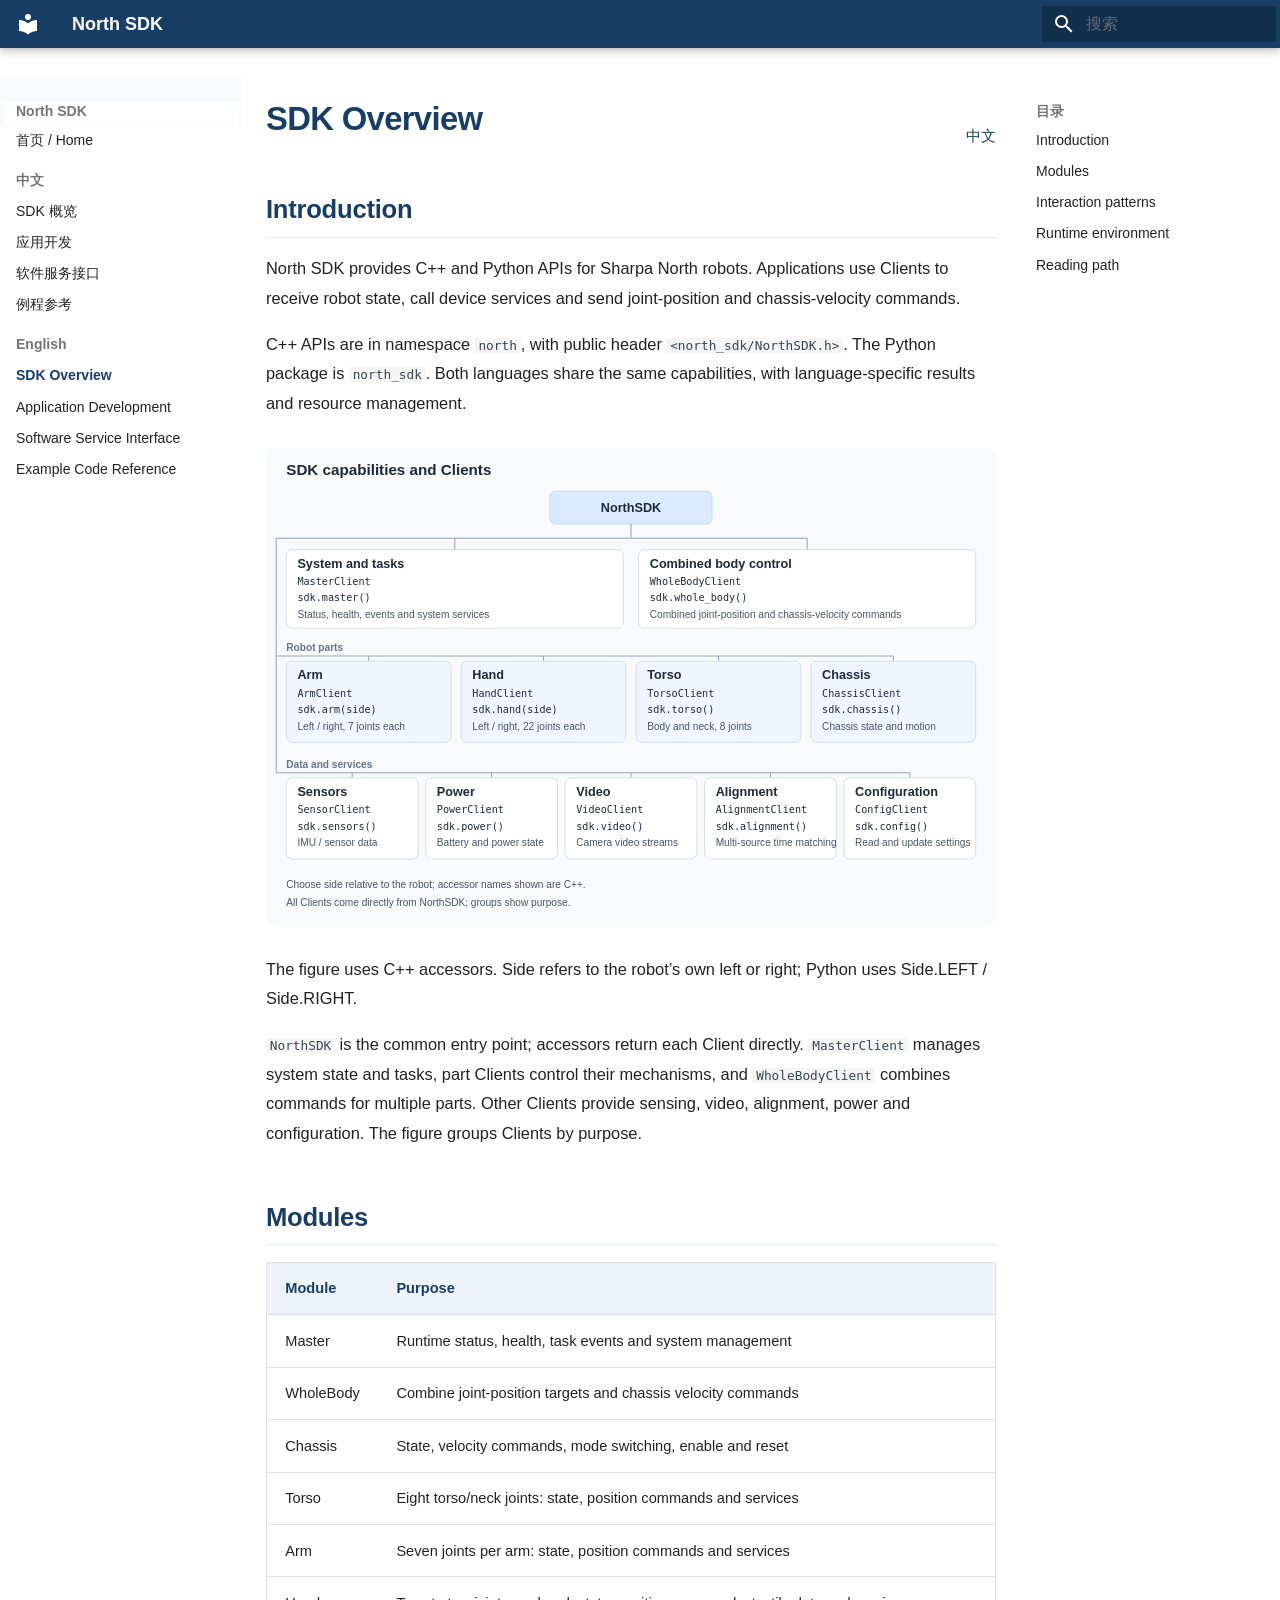
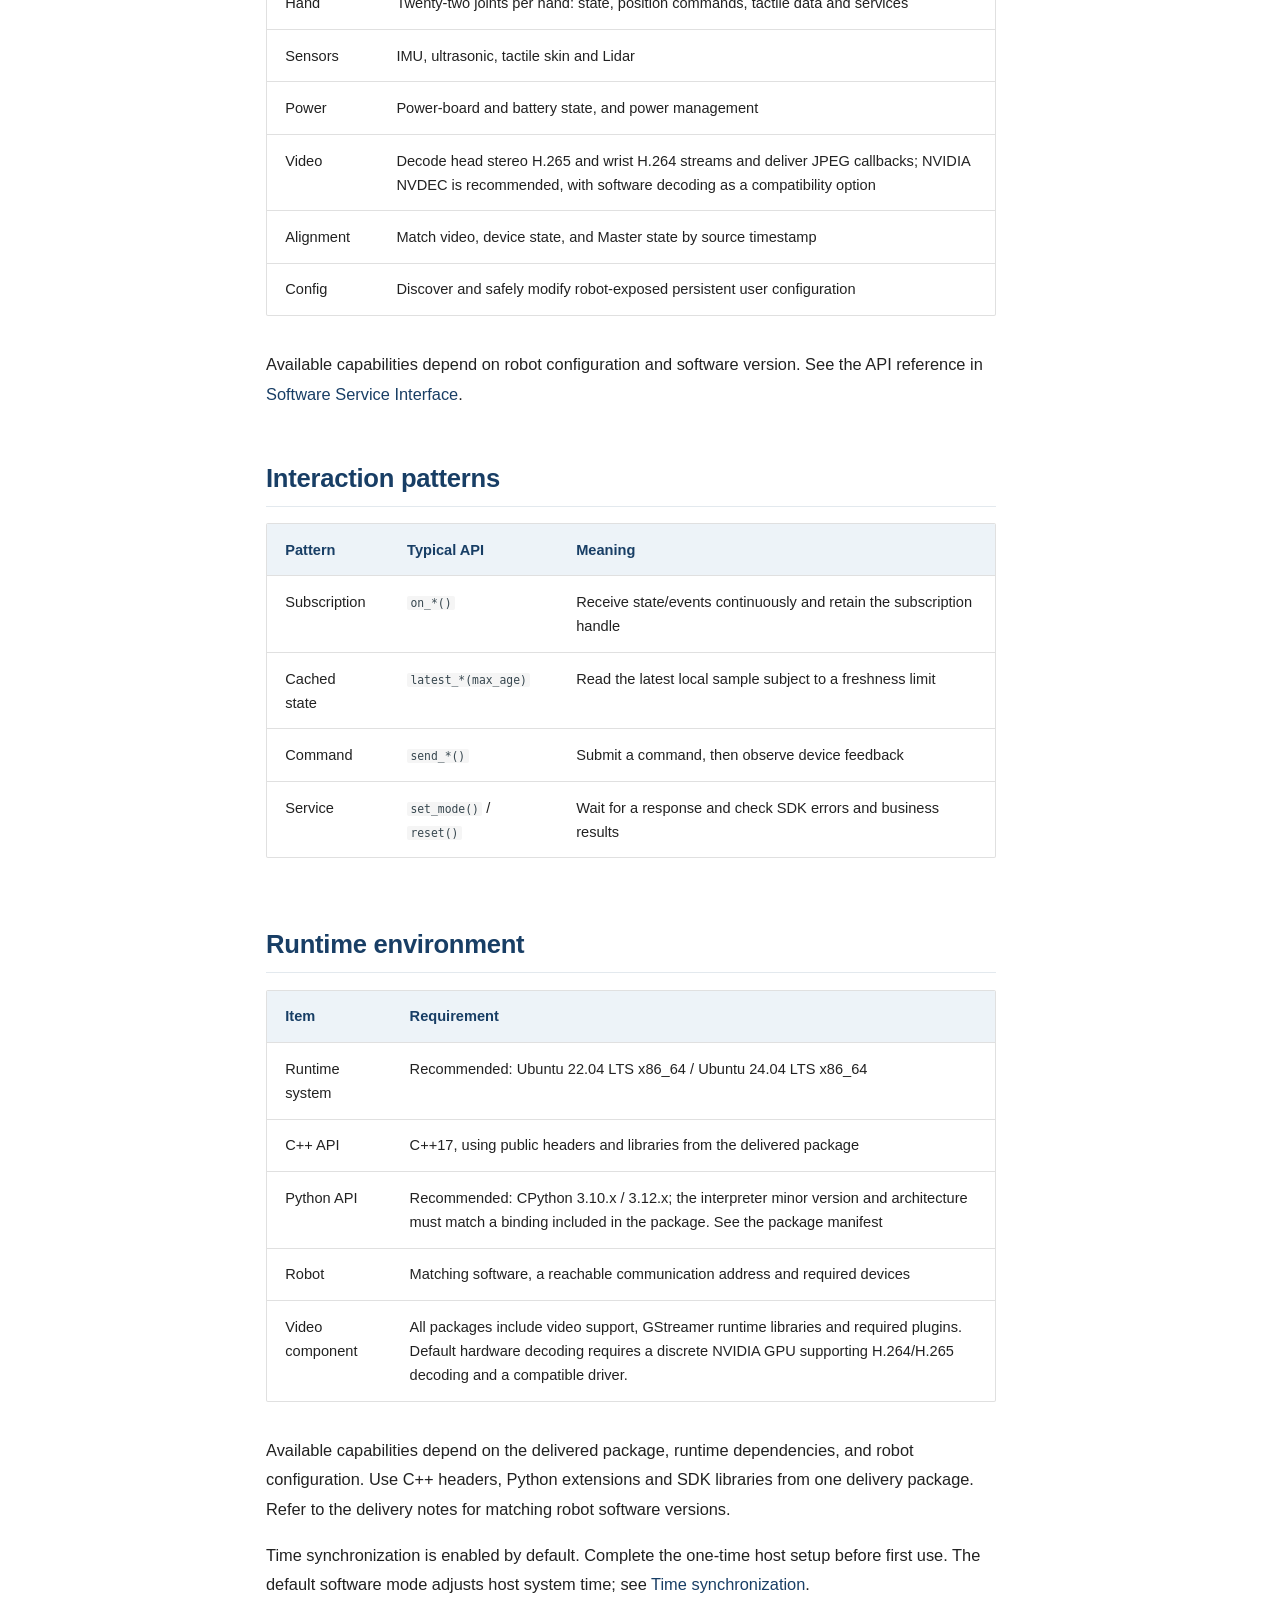
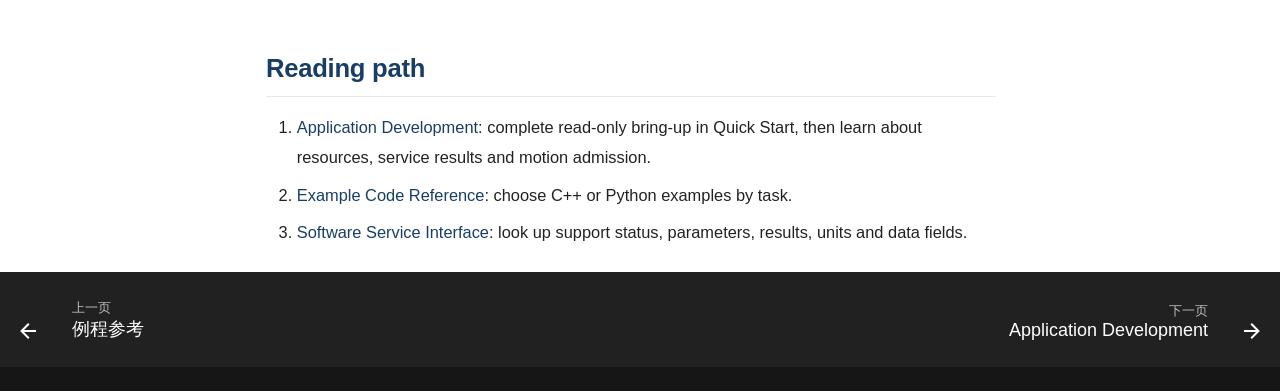
<file: manual/html/en/overview.html>
<!doctype html>
<html lang="zh" class="no-js">
  <head>
    
      <meta charset="utf-8">
      <meta name="viewport" content="width=device-width,initial-scale=1">
      
        <meta name="description" content="Sharpa North SDK 用户手册 / User Manual">
      
      
      
      
        <link rel="prev" href="../zh/examples.html">
      
      
        <link rel="next" href="development.html">
      
      
        
      
      
      <link rel="icon" href="../assets/images/favicon.png">
      <meta name="generator" content="mkdocs-1.6.1, mkdocs-material-9.7.7">
    
    
      
        <title>SDK Overview - North SDK</title>
      
    
    
      <link rel="stylesheet" href="../assets/stylesheets/main.ec1eaa64.min.css">
      
        
        <link rel="stylesheet" href="../assets/stylesheets/palette.ab4e12ef.min.css">
      
      


    
    
      
        <script src="../assets/external/unpkg.com/iframe-worker/shim.js"></script>
      
    
    
      
    
    
      <link rel="stylesheet" href="../stylesheets/manual.css">
    
    <script>__md_scope=new URL("..",location),__md_hash=e=>[...e].reduce(((e,_)=>(e<<5)-e+_.charCodeAt(0)),0),__md_get=(e,_=localStorage,t=__md_scope)=>JSON.parse(_.getItem(t.pathname+"."+e)),__md_set=(e,_,t=localStorage,a=__md_scope)=>{try{t.setItem(a.pathname+"."+e,JSON.stringify(_))}catch(e){}}</script>
    
      

    
    
  </head>
  
  
    
    
    
    
    
    <body dir="ltr" data-md-color-scheme="default" data-md-color-primary="blue" data-md-color-accent="blue">
  
    
    <input class="md-toggle" data-md-toggle="drawer" type="checkbox" id="__drawer" autocomplete="off">
    <input class="md-toggle" data-md-toggle="search" type="checkbox" id="__search" autocomplete="off">
    <label class="md-overlay" for="__drawer"></label>
    <div data-md-component="skip">
      
        
        <a href="#sdk-overview" class="md-skip">
          跳转至
        </a>
      
    </div>
    <div data-md-component="announce">
      
    </div>
    
    
      

  

<header class="md-header md-header--shadow" data-md-component="header">
  <nav class="md-header__inner md-grid" aria-label="页眉">
    <a href="../index.html" title="North SDK" class="md-header__button md-logo" aria-label="North SDK" data-md-component="logo">
      
  
  <svg xmlns="http://www.w3.org/2000/svg" viewBox="0 0 24 24"><path d="M12 8a3 3 0 0 0 3-3 3 3 0 0 0-3-3 3 3 0 0 0-3 3 3 3 0 0 0 3 3m0 3.54C9.64 9.35 6.5 8 3 8v11c3.5 0 6.64 1.35 9 3.54 2.36-2.19 5.5-3.54 9-3.54V8c-3.5 0-6.64 1.35-9 3.54"/></svg>

    </a>
    <label class="md-header__button md-icon" for="__drawer">
      
      <svg xmlns="http://www.w3.org/2000/svg" viewBox="0 0 24 24"><path d="M3 6h18v2H3zm0 5h18v2H3zm0 5h18v2H3z"/></svg>
    </label>
    <div class="md-header__title" data-md-component="header-title">
      <div class="md-header__ellipsis">
        <div class="md-header__topic">
          <span class="md-ellipsis">
            North SDK
          </span>
        </div>
        <div class="md-header__topic" data-md-component="header-topic">
          <span class="md-ellipsis">
            
              SDK Overview
            
          </span>
        </div>
      </div>
    </div>
    
      
    
    
    
    
      
      
        <label class="md-header__button md-icon" for="__search">
          
          <svg xmlns="http://www.w3.org/2000/svg" viewBox="0 0 24 24"><path d="M9.5 3A6.5 6.5 0 0 1 16 9.5c0 1.61-.59 3.09-1.56 4.23l.27.27h.79l5 5-1.5 1.5-5-5v-.79l-.27-.27A6.52 6.52 0 0 1 9.5 16 6.5 6.5 0 0 1 3 9.5 6.5 6.5 0 0 1 9.5 3m0 2C7 5 5 7 5 9.5S7 14 9.5 14 14 12 14 9.5 12 5 9.5 5"/></svg>
        </label>
        <div class="md-search" data-md-component="search" role="dialog">
  <label class="md-search__overlay" for="__search"></label>
  <div class="md-search__inner" role="search">
    <form class="md-search__form" name="search">
      <input type="text" class="md-search__input" name="query" aria-label="搜索" placeholder="搜索" autocapitalize="off" autocorrect="off" autocomplete="off" spellcheck="false" data-md-component="search-query" required>
      <label class="md-search__icon md-icon" for="__search">
        
        <svg xmlns="http://www.w3.org/2000/svg" viewBox="0 0 24 24"><path d="M9.5 3A6.5 6.5 0 0 1 16 9.5c0 1.61-.59 3.09-1.56 4.23l.27.27h.79l5 5-1.5 1.5-5-5v-.79l-.27-.27A6.52 6.52 0 0 1 9.5 16 6.5 6.5 0 0 1 3 9.5 6.5 6.5 0 0 1 9.5 3m0 2C7 5 5 7 5 9.5S7 14 9.5 14 14 12 14 9.5 12 5 9.5 5"/></svg>
        
        <svg xmlns="http://www.w3.org/2000/svg" viewBox="0 0 24 24"><path d="M20 11v2H8l5.5 5.5-1.42 1.42L4.16 12l7.92-7.92L13.5 5.5 8 11z"/></svg>
      </label>
      <nav class="md-search__options" aria-label="查找">
        
        <button type="reset" class="md-search__icon md-icon" title="清空当前内容" aria-label="清空当前内容" tabindex="-1">
          
          <svg xmlns="http://www.w3.org/2000/svg" viewBox="0 0 24 24"><path d="M19 6.41 17.59 5 12 10.59 6.41 5 5 6.41 10.59 12 5 17.59 6.41 19 12 13.41 17.59 19 19 17.59 13.41 12z"/></svg>
        </button>
      </nav>
      
        <div class="md-search__suggest" data-md-component="search-suggest"></div>
      
    </form>
    <div class="md-search__output">
      <div class="md-search__scrollwrap" tabindex="0" data-md-scrollfix>
        <div class="md-search-result" data-md-component="search-result">
          <div class="md-search-result__meta">
            正在初始化搜索引擎
          </div>
          <ol class="md-search-result__list" role="presentation"></ol>
        </div>
      </div>
    </div>
  </div>
</div>
      
    
    
  </nav>
  
</header>
    
    <div class="md-container" data-md-component="container">
      
      
        
          
        
      
      <main class="md-main" data-md-component="main">
        <div class="md-main__inner md-grid">
          
            
              
              <div class="md-sidebar md-sidebar--primary" data-md-component="sidebar" data-md-type="navigation" >
                <div class="md-sidebar__scrollwrap">
                  <div class="md-sidebar__inner">
                    



<nav class="md-nav md-nav--primary" aria-label="导航栏" data-md-level="0">
  <label class="md-nav__title" for="__drawer">
    <a href="../index.html" title="North SDK" class="md-nav__button md-logo" aria-label="North SDK" data-md-component="logo">
      
  
  <svg xmlns="http://www.w3.org/2000/svg" viewBox="0 0 24 24"><path d="M12 8a3 3 0 0 0 3-3 3 3 0 0 0-3-3 3 3 0 0 0-3 3 3 3 0 0 0 3 3m0 3.54C9.64 9.35 6.5 8 3 8v11c3.5 0 6.64 1.35 9 3.54 2.36-2.19 5.5-3.54 9-3.54V8c-3.5 0-6.64 1.35-9 3.54"/></svg>

    </a>
    North SDK
  </label>
  
  <ul class="md-nav__list" data-md-scrollfix>
    
      
      
  
  
  
  
    <li class="md-nav__item">
      <a href="../index.html" class="md-nav__link">
        
  
  
  <span class="md-ellipsis">
    
  
    首页 / Home
  

    
  </span>
  
  

      </a>
    </li>
  

    
      
      
  
  
  
  
    
    
    
    
      
        
        
      
    
    
    <li class="md-nav__item md-nav__item--section md-nav__item--nested">
      
        
        
        <input class="md-nav__toggle md-toggle " type="checkbox" id="__nav_2" >
        
          
          <label class="md-nav__link" for="__nav_2" id="__nav_2_label" tabindex="">
            
  
  
  <span class="md-ellipsis">
    
  
    中文
  

    
  </span>
  
  

            <span class="md-nav__icon md-icon"></span>
          </label>
        
        <nav class="md-nav" data-md-level="1" aria-labelledby="__nav_2_label" aria-expanded="false">
          <label class="md-nav__title" for="__nav_2">
            <span class="md-nav__icon md-icon"></span>
            
  
    中文
  

          </label>
          <ul class="md-nav__list" data-md-scrollfix>
            
              
                
  
  
  
  
    <li class="md-nav__item">
      <a href="../zh/overview.html" class="md-nav__link">
        
  
  
  <span class="md-ellipsis">
    
  
    SDK 概览
  

    
  </span>
  
  

      </a>
    </li>
  

              
            
              
                
  
  
  
  
    <li class="md-nav__item">
      <a href="../zh/development.html" class="md-nav__link">
        
  
  
  <span class="md-ellipsis">
    
  
    应用开发
  

    
  </span>
  
  

      </a>
    </li>
  

              
            
              
                
  
  
  
  
    <li class="md-nav__item">
      <a href="../zh/api.html" class="md-nav__link">
        
  
  
  <span class="md-ellipsis">
    
  
    软件服务接口
  

    
  </span>
  
  

      </a>
    </li>
  

              
            
              
                
  
  
  
  
    <li class="md-nav__item">
      <a href="../zh/examples.html" class="md-nav__link">
        
  
  
  <span class="md-ellipsis">
    
  
    例程参考
  

    
  </span>
  
  

      </a>
    </li>
  

              
            
          </ul>
        </nav>
      
    </li>
  

    
      
      
  
  
    
  
  
  
    
    
    
    
      
        
        
      
    
    
    <li class="md-nav__item md-nav__item--active md-nav__item--section md-nav__item--nested">
      
        
        
        <input class="md-nav__toggle md-toggle " type="checkbox" id="__nav_3" checked>
        
          
          <label class="md-nav__link" for="__nav_3" id="__nav_3_label" tabindex="">
            
  
  
  <span class="md-ellipsis">
    
  
    English
  

    
  </span>
  
  

            <span class="md-nav__icon md-icon"></span>
          </label>
        
        <nav class="md-nav" data-md-level="1" aria-labelledby="__nav_3_label" aria-expanded="true">
          <label class="md-nav__title" for="__nav_3">
            <span class="md-nav__icon md-icon"></span>
            
  
    English
  

          </label>
          <ul class="md-nav__list" data-md-scrollfix>
            
              
                
  
  
    
  
  
  
    <li class="md-nav__item md-nav__item--active">
      
      <input class="md-nav__toggle md-toggle" type="checkbox" id="__toc">
      
      
        
      
      
        <label class="md-nav__link md-nav__link--active" for="__toc">
          
  
  
  <span class="md-ellipsis">
    
  
    SDK Overview
  

    
  </span>
  
  

          <span class="md-nav__icon md-icon"></span>
        </label>
      
      <a href="overview.html" class="md-nav__link md-nav__link--active">
        
  
  
  <span class="md-ellipsis">
    
  
    SDK Overview
  

    
  </span>
  
  

      </a>
      
        

<nav class="md-nav md-nav--secondary" aria-label="目录">
  
  
  
    
  
  
    <label class="md-nav__title" for="__toc">
      <span class="md-nav__icon md-icon"></span>
      目录
    </label>
    <ul class="md-nav__list" data-md-component="toc" data-md-scrollfix>
      
        <li class="md-nav__item">
  <a href="#introduction" class="md-nav__link">
    <span class="md-ellipsis">
      
        Introduction
      
    </span>
  </a>
  
</li>
      
        <li class="md-nav__item">
  <a href="#modules" class="md-nav__link">
    <span class="md-ellipsis">
      
        Modules
      
    </span>
  </a>
  
</li>
      
        <li class="md-nav__item">
  <a href="#interaction-patterns" class="md-nav__link">
    <span class="md-ellipsis">
      
        Interaction patterns
      
    </span>
  </a>
  
</li>
      
        <li class="md-nav__item">
  <a href="#runtime-environment" class="md-nav__link">
    <span class="md-ellipsis">
      
        Runtime environment
      
    </span>
  </a>
  
</li>
      
        <li class="md-nav__item">
  <a href="#reading-path" class="md-nav__link">
    <span class="md-ellipsis">
      
        Reading path
      
    </span>
  </a>
  
</li>
      
    </ul>
  
</nav>
      
    </li>
  

              
            
              
                
  
  
  
  
    <li class="md-nav__item">
      <a href="development.html" class="md-nav__link">
        
  
  
  <span class="md-ellipsis">
    
  
    Application Development
  

    
  </span>
  
  

      </a>
    </li>
  

              
            
              
                
  
  
  
  
    <li class="md-nav__item">
      <a href="api.html" class="md-nav__link">
        
  
  
  <span class="md-ellipsis">
    
  
    Software Service Interface
  

    
  </span>
  
  

      </a>
    </li>
  

              
            
              
                
  
  
  
  
    <li class="md-nav__item">
      <a href="examples.html" class="md-nav__link">
        
  
  
  <span class="md-ellipsis">
    
  
    Example Code Reference
  

    
  </span>
  
  

      </a>
    </li>
  

              
            
          </ul>
        </nav>
      
    </li>
  

    
  </ul>
</nav>
                  </div>
                </div>
              </div>
            
            
              
              <div class="md-sidebar md-sidebar--secondary" data-md-component="sidebar" data-md-type="toc" >
                <div class="md-sidebar__scrollwrap">
                  <div class="md-sidebar__inner">
                    

<nav class="md-nav md-nav--secondary" aria-label="目录">
  
  
  
    
  
  
    <label class="md-nav__title" for="__toc">
      <span class="md-nav__icon md-icon"></span>
      目录
    </label>
    <ul class="md-nav__list" data-md-component="toc" data-md-scrollfix>
      
        <li class="md-nav__item">
  <a href="#introduction" class="md-nav__link">
    <span class="md-ellipsis">
      
        Introduction
      
    </span>
  </a>
  
</li>
      
        <li class="md-nav__item">
  <a href="#modules" class="md-nav__link">
    <span class="md-ellipsis">
      
        Modules
      
    </span>
  </a>
  
</li>
      
        <li class="md-nav__item">
  <a href="#interaction-patterns" class="md-nav__link">
    <span class="md-ellipsis">
      
        Interaction patterns
      
    </span>
  </a>
  
</li>
      
        <li class="md-nav__item">
  <a href="#runtime-environment" class="md-nav__link">
    <span class="md-ellipsis">
      
        Runtime environment
      
    </span>
  </a>
  
</li>
      
        <li class="md-nav__item">
  <a href="#reading-path" class="md-nav__link">
    <span class="md-ellipsis">
      
        Reading path
      
    </span>
  </a>
  
</li>
      
    </ul>
  
</nav>
                  </div>
                </div>
              </div>
            
          
          
            <div class="md-content" data-md-component="content">
              
              <article class="md-content__inner md-typeset">
                
                  



<h1 id="sdk-overview">SDK Overview<a class="headerlink" href="#sdk-overview" title="Permanent link">&para;</a></h1>
<div class="manual-language"><a href="../zh/overview.html">中文</a></div>

<h2 id="introduction">Introduction<a class="headerlink" href="#introduction" title="Permanent link">&para;</a></h2>
<p>North SDK provides C++ and Python APIs for Sharpa North robots. Applications use Clients to receive robot state, call device services and send joint-position and chassis-velocity commands.</p>
<p>C++ APIs are in namespace <code>north</code>, with public header <code>&lt;north_sdk/NorthSDK.h&gt;</code>. The Python package is <code>north_sdk</code>. Both languages share the same capabilities, with language-specific results and resource management.</p>
<p><img alt="Robot capabilities and Client accessors" src="../assets/en/SDK/SDK%20Overview/client-map.svg" /></p>
<p>The figure uses C++ accessors. Side refers to the robot’s own left or right; Python uses Side.LEFT / Side.RIGHT.</p>
<p><code>NorthSDK</code> is the common entry point; accessors return each Client directly. <code>MasterClient</code> manages system state and tasks, part Clients control their mechanisms, and <code>WholeBodyClient</code> combines commands for multiple parts. Other Clients provide sensing, video, alignment, power and configuration. The figure groups Clients by purpose.</p>
<h2 id="modules">Modules<a class="headerlink" href="#modules" title="Permanent link">&para;</a></h2>
<table>
<thead>
<tr>
<th>Module</th>
<th>Purpose</th>
</tr>
</thead>
<tbody>
<tr>
<td>Master</td>
<td>Runtime status, health, task events and system management</td>
</tr>
<tr>
<td>WholeBody</td>
<td>Combine joint-position targets and chassis velocity commands</td>
</tr>
<tr>
<td>Chassis</td>
<td>State, velocity commands, mode switching, enable and reset</td>
</tr>
<tr>
<td>Torso</td>
<td>Eight torso/neck joints: state, position commands and services</td>
</tr>
<tr>
<td>Arm</td>
<td>Seven joints per arm: state, position commands and services</td>
</tr>
<tr>
<td>Hand</td>
<td>Twenty-two joints per hand: state, position commands, tactile data and services</td>
</tr>
<tr>
<td>Sensors</td>
<td>IMU, ultrasonic, tactile skin and Lidar</td>
</tr>
<tr>
<td>Power</td>
<td>Power-board and battery state, and power management</td>
</tr>
<tr>
<td>Video</td>
<td>Decode head stereo H.265 and wrist H.264 streams and deliver JPEG callbacks; NVIDIA NVDEC is recommended, with software decoding as a compatibility option</td>
</tr>
<tr>
<td>Alignment</td>
<td>Match video, device state, and Master state by source timestamp</td>
</tr>
<tr>
<td>Config</td>
<td>Discover and safely modify robot-exposed persistent user configuration</td>
</tr>
</tbody>
</table>
<p>Available capabilities depend on robot configuration and software version. See the API reference in <a href="api.html">Software Service Interface</a>.</p>
<h2 id="interaction-patterns">Interaction patterns<a class="headerlink" href="#interaction-patterns" title="Permanent link">&para;</a></h2>
<table>
<thead>
<tr>
<th>Pattern</th>
<th>Typical API</th>
<th>Meaning</th>
</tr>
</thead>
<tbody>
<tr>
<td>Subscription</td>
<td><code>on_*()</code></td>
<td>Receive state/events continuously and retain the subscription handle</td>
</tr>
<tr>
<td>Cached state</td>
<td><code>latest_*(max_age)</code></td>
<td>Read the latest local sample subject to a freshness limit</td>
</tr>
<tr>
<td>Command</td>
<td><code>send_*()</code></td>
<td>Submit a command, then observe device feedback</td>
</tr>
<tr>
<td>Service</td>
<td><code>set_mode()</code> / <code>reset()</code></td>
<td>Wait for a response and check SDK errors and business results</td>
</tr>
</tbody>
</table>
<h2 id="runtime-environment">Runtime environment<a class="headerlink" href="#runtime-environment" title="Permanent link">&para;</a></h2>
<table>
<thead>
<tr>
<th>Item</th>
<th>Requirement</th>
</tr>
</thead>
<tbody>
<tr>
<td>Runtime system</td>
<td>Recommended: Ubuntu 22.04 LTS x86_64 / Ubuntu 24.04 LTS x86_64</td>
</tr>
<tr>
<td>C++ API</td>
<td>C++17, using public headers and libraries from the delivered package</td>
</tr>
<tr>
<td>Python API</td>
<td>Recommended: CPython 3.10.x / 3.12.x; the interpreter minor version and architecture must match a binding included in the package. See the package manifest</td>
</tr>
<tr>
<td>Robot</td>
<td>Matching software, a reachable communication address and required devices</td>
</tr>
<tr>
<td>Video component</td>
<td>All packages include video support, GStreamer runtime libraries and required plugins. Default hardware decoding requires a discrete NVIDIA GPU supporting H.264/H.265 decoding and a compatible driver.</td>
</tr>
</tbody>
</table>
<p>Available capabilities depend on the delivered package, runtime dependencies, and robot configuration. Use C++ headers, Python extensions and SDK libraries from one delivery package. Refer to the delivery notes for matching robot software versions.</p>
<p>Time synchronization is enabled by default. Complete the one-time host setup before first use. The default software mode adjusts host system time; see <a href="development.html#time-synchronization">Time synchronization</a>.</p>
<h2 id="reading-path">Reading path<a class="headerlink" href="#reading-path" title="Permanent link">&para;</a></h2>
<ol>
<li><a href="development.html">Application Development</a>: complete read-only bring-up in Quick Start, then learn about resources, service results and motion admission.</li>
<li><a href="examples.html">Example Code Reference</a>: choose C++ or Python examples by task.</li>
<li><a href="api.html">Software Service Interface</a>: look up support status, parameters, results, units and data fields.</li>
</ol>












                
              </article>
            </div>
          
          
<script>var target=document.getElementById(location.hash.slice(1));target&&target.name&&(target.checked=target.name.startsWith("__tabbed_"))</script>
        </div>
        
          <button type="button" class="md-top md-icon" data-md-component="top" hidden>
  
  <svg xmlns="http://www.w3.org/2000/svg" viewBox="0 0 24 24"><path d="M13 20h-2V8l-5.5 5.5-1.42-1.42L12 4.16l7.92 7.92-1.42 1.42L13 8z"/></svg>
  回到页面顶部
</button>
        
      </main>
      
        <footer class="md-footer">
  
    
      
      <nav class="md-footer__inner md-grid" aria-label="页脚" >
        
          
          <a href="../zh/examples.html" class="md-footer__link md-footer__link--prev" aria-label="上一页: 例程参考">
            <div class="md-footer__button md-icon">
              
              <svg xmlns="http://www.w3.org/2000/svg" viewBox="0 0 24 24"><path d="M20 11v2H8l5.5 5.5-1.42 1.42L4.16 12l7.92-7.92L13.5 5.5 8 11z"/></svg>
            </div>
            <div class="md-footer__title">
              <span class="md-footer__direction">
                上一页
              </span>
              <div class="md-ellipsis">
                例程参考
              </div>
            </div>
          </a>
        
        
          
          <a href="development.html" class="md-footer__link md-footer__link--next" aria-label="下一页: Application Development">
            <div class="md-footer__title">
              <span class="md-footer__direction">
                下一页
              </span>
              <div class="md-ellipsis">
                Application Development
              </div>
            </div>
            <div class="md-footer__button md-icon">
              
              <svg xmlns="http://www.w3.org/2000/svg" viewBox="0 0 24 24"><path d="M4 11v2h12l-5.5 5.5 1.42 1.42L19.84 12l-7.92-7.92L10.5 5.5 16 11z"/></svg>
            </div>
          </a>
        
      </nav>
    
  
  <div class="md-footer-meta md-typeset">
    <div class="md-footer-meta__inner md-grid">
      <div class="md-copyright">
  
  
</div>
      
    </div>
  </div>
</footer>
      
    </div>
    <div class="md-dialog" data-md-component="dialog">
      <div class="md-dialog__inner md-typeset"></div>
    </div>
    
    
    
      
      
      <script id="__config" type="application/json">{"annotate": null, "base": "..", "features": ["navigation.sections", "navigation.top", "navigation.footer", "search.highlight", "search.suggest", "content.code.copy"], "search": "../assets/javascripts/workers/search.2c215733.min.js", "tags": null, "translations": {"clipboard.copied": "\u5df2\u590d\u5236", "clipboard.copy": "\u590d\u5236", "search.result.more.one": "\u5728\u8be5\u9875\u4e0a\u8fd8\u6709 1 \u4e2a\u7b26\u5408\u6761\u4ef6\u7684\u7ed3\u679c", "search.result.more.other": "\u5728\u8be5\u9875\u4e0a\u8fd8\u6709 # \u4e2a\u7b26\u5408\u6761\u4ef6\u7684\u7ed3\u679c", "search.result.none": "\u6ca1\u6709\u627e\u5230\u7b26\u5408\u6761\u4ef6\u7684\u7ed3\u679c", "search.result.one": "\u627e\u5230 1 \u4e2a\u7b26\u5408\u6761\u4ef6\u7684\u7ed3\u679c", "search.result.other": "# \u4e2a\u7b26\u5408\u6761\u4ef6\u7684\u7ed3\u679c", "search.result.placeholder": "\u952e\u5165\u4ee5\u5f00\u59cb\u641c\u7d22", "search.result.term.missing": "\u7f3a\u5c11", "select.version": "\u9009\u62e9\u5f53\u524d\u7248\u672c"}, "version": null}</script>
    
    
      <script src="../assets/javascripts/bundle.d7400e89.min.js"></script>
      
        <script src="../javascripts/manual.js"></script>
      
        <script src="../assets/external/unpkg.com/mermaid@11/dist/mermaid.min.js"></script>
      
    
  </body>
</html>
</file>
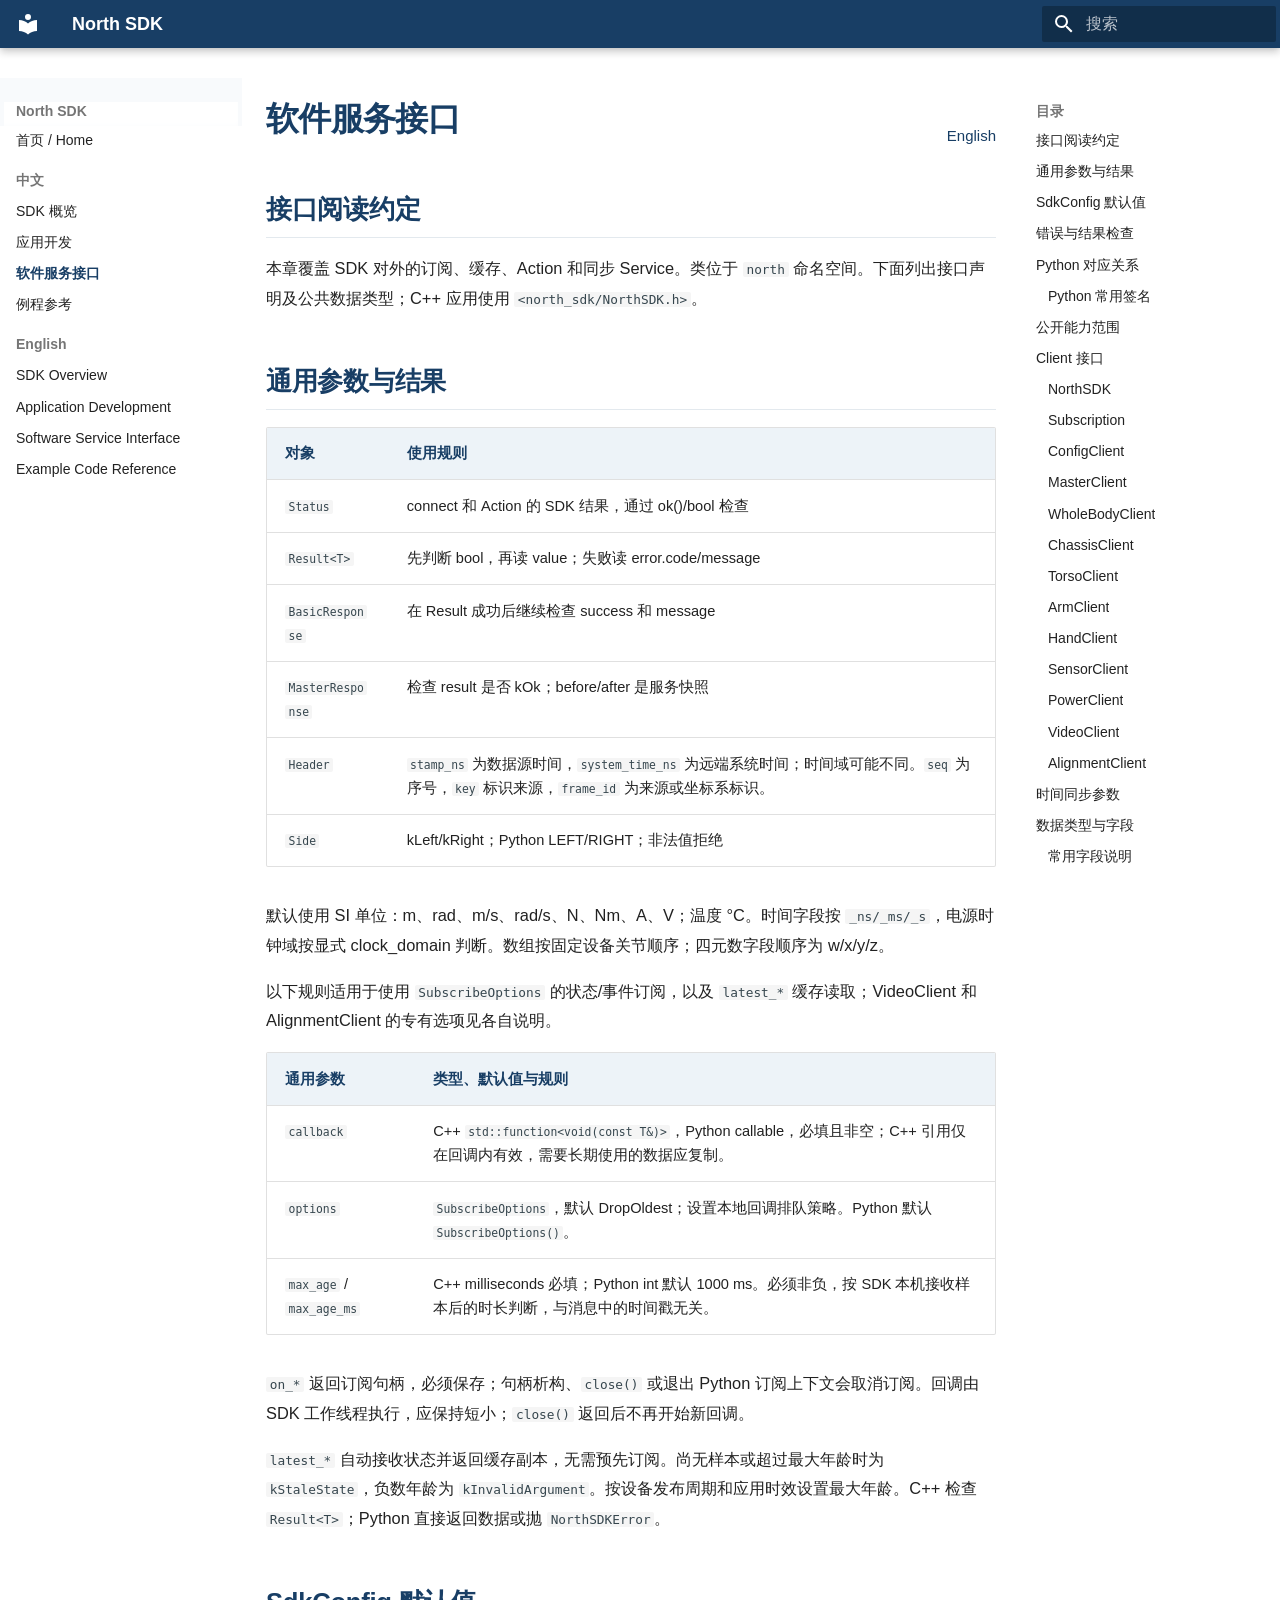
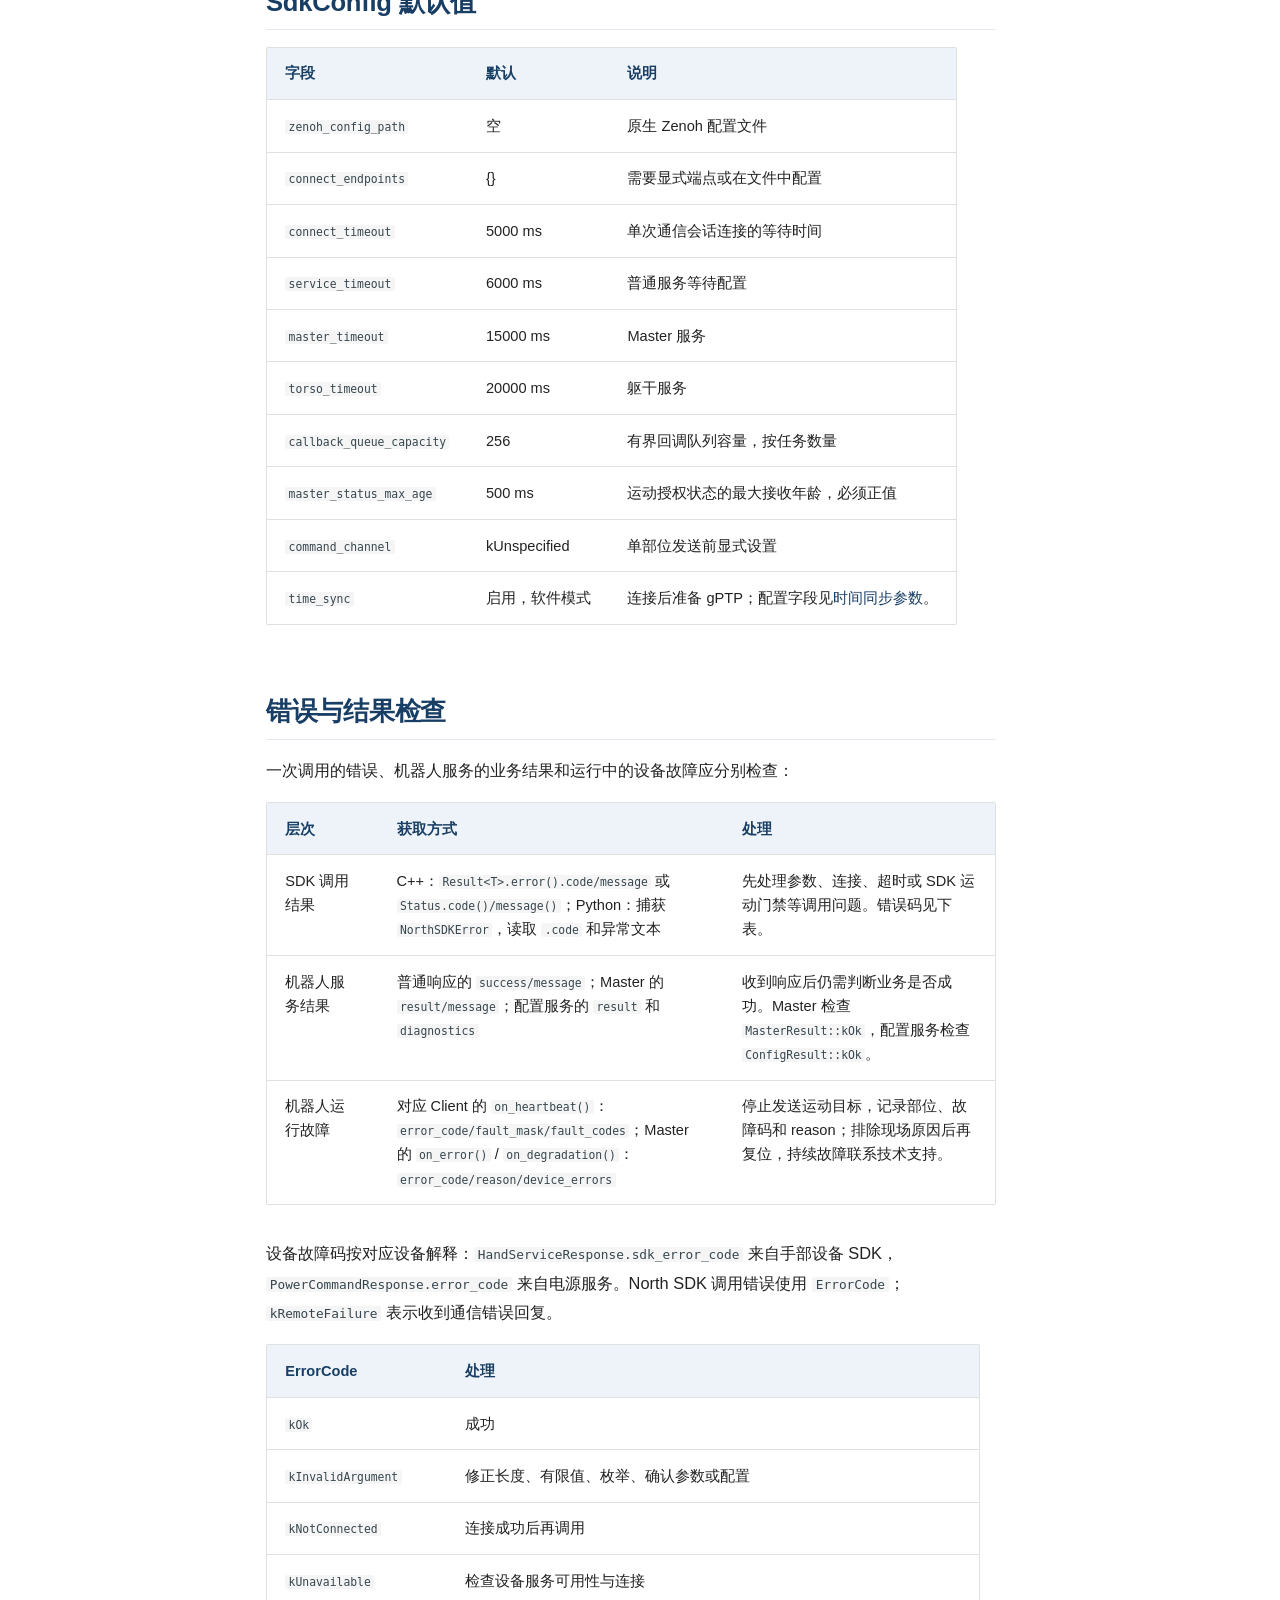
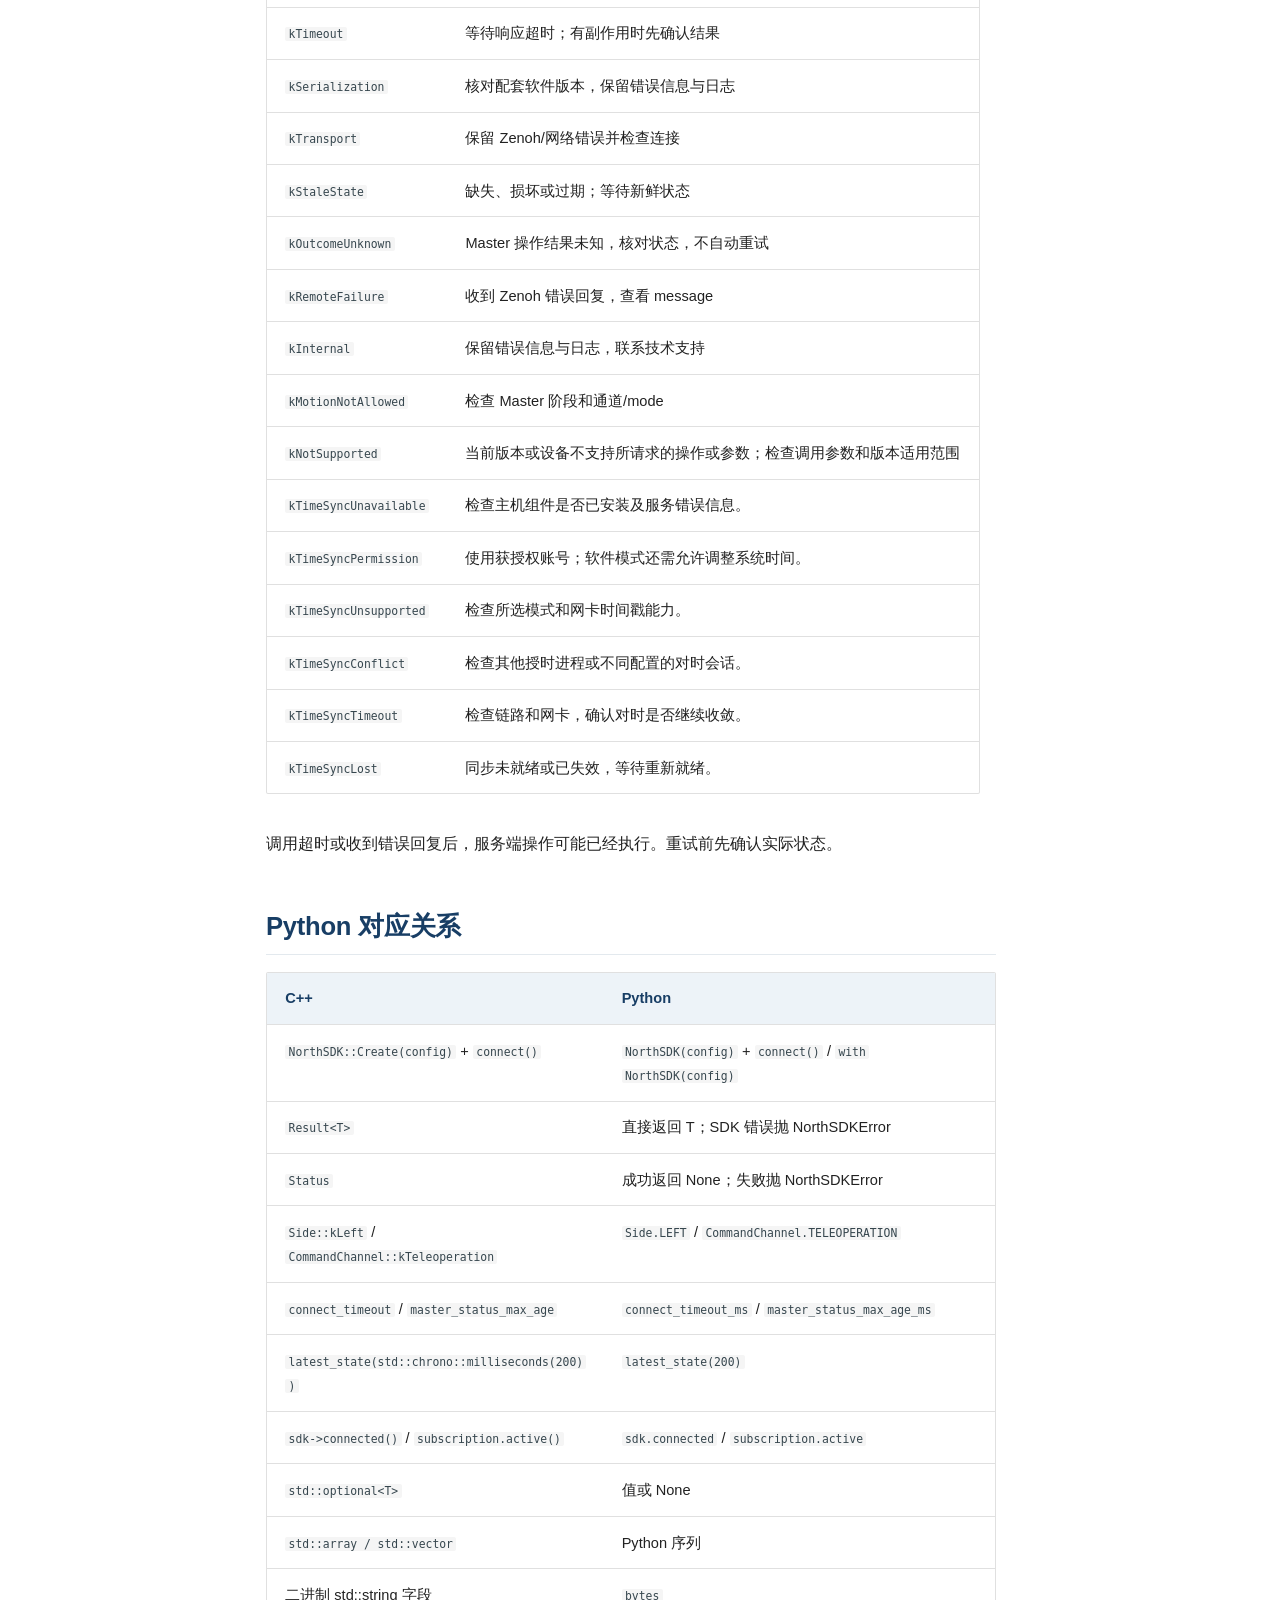
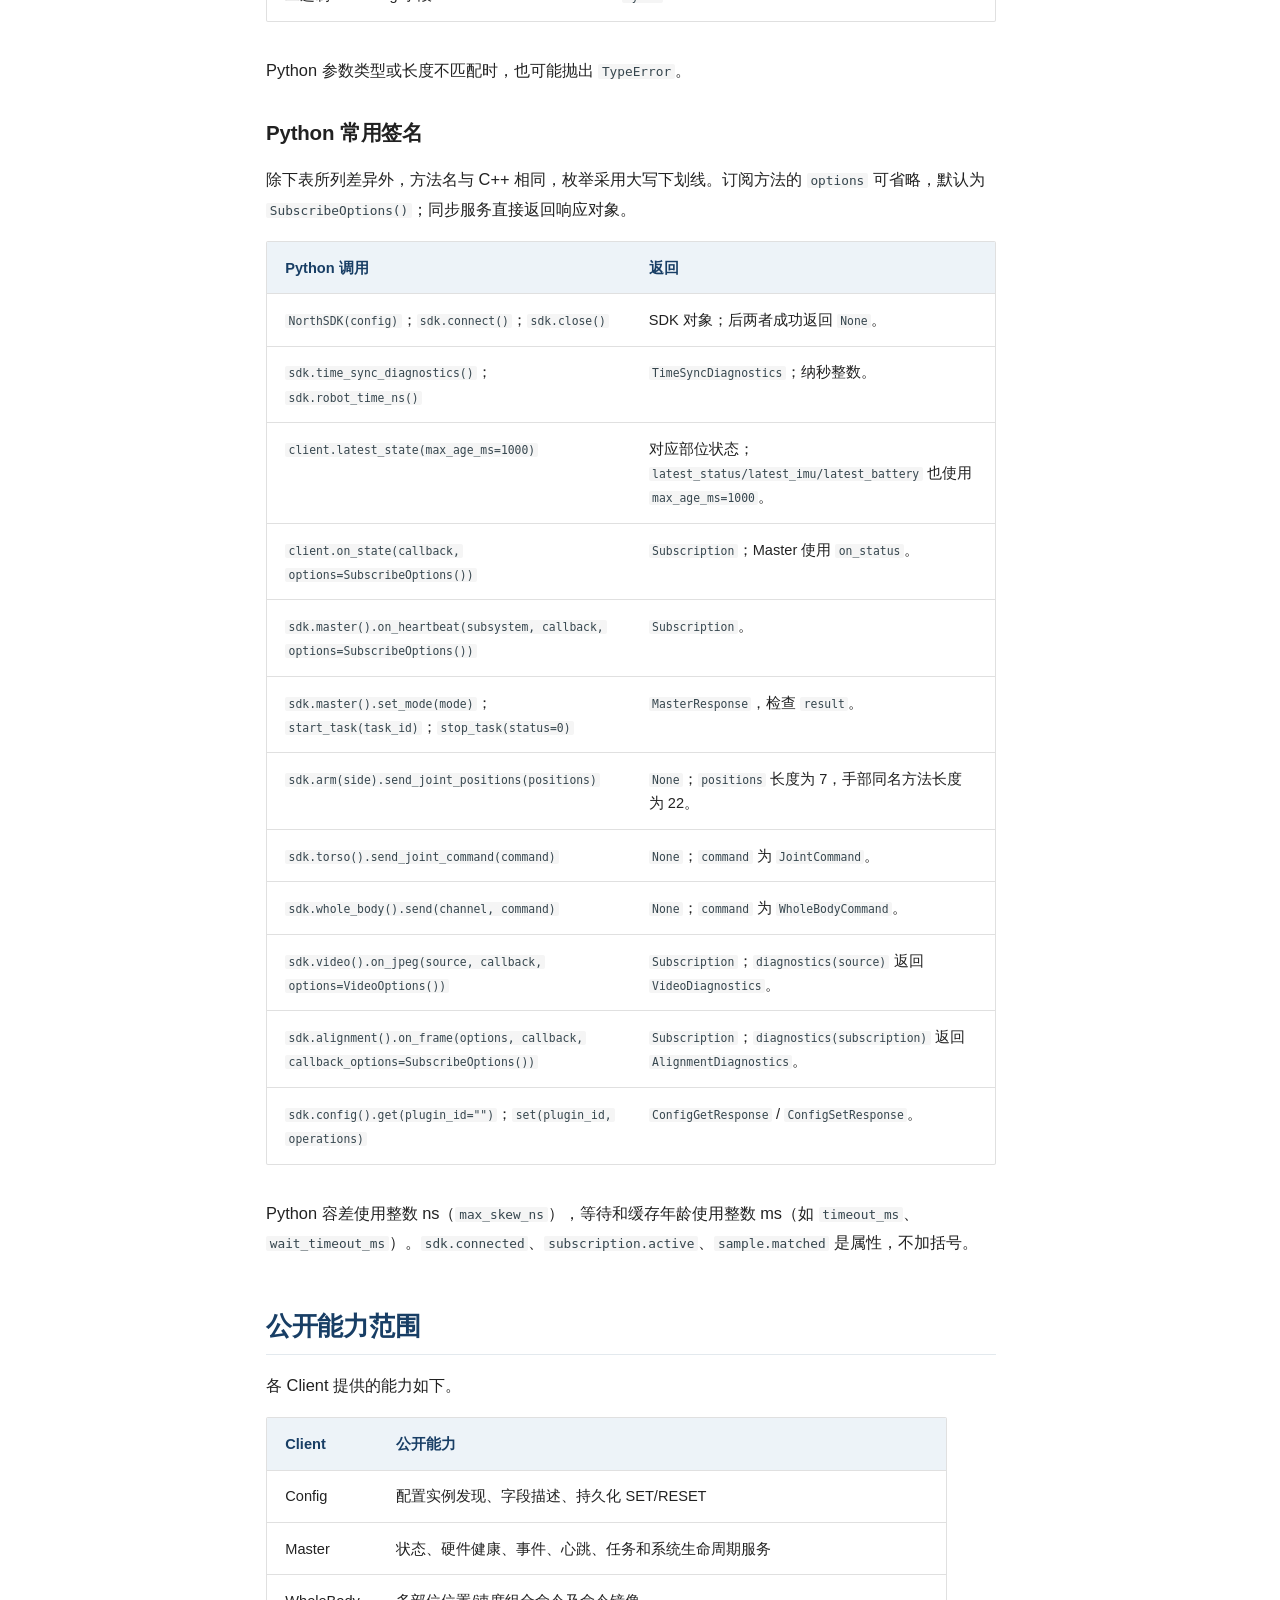
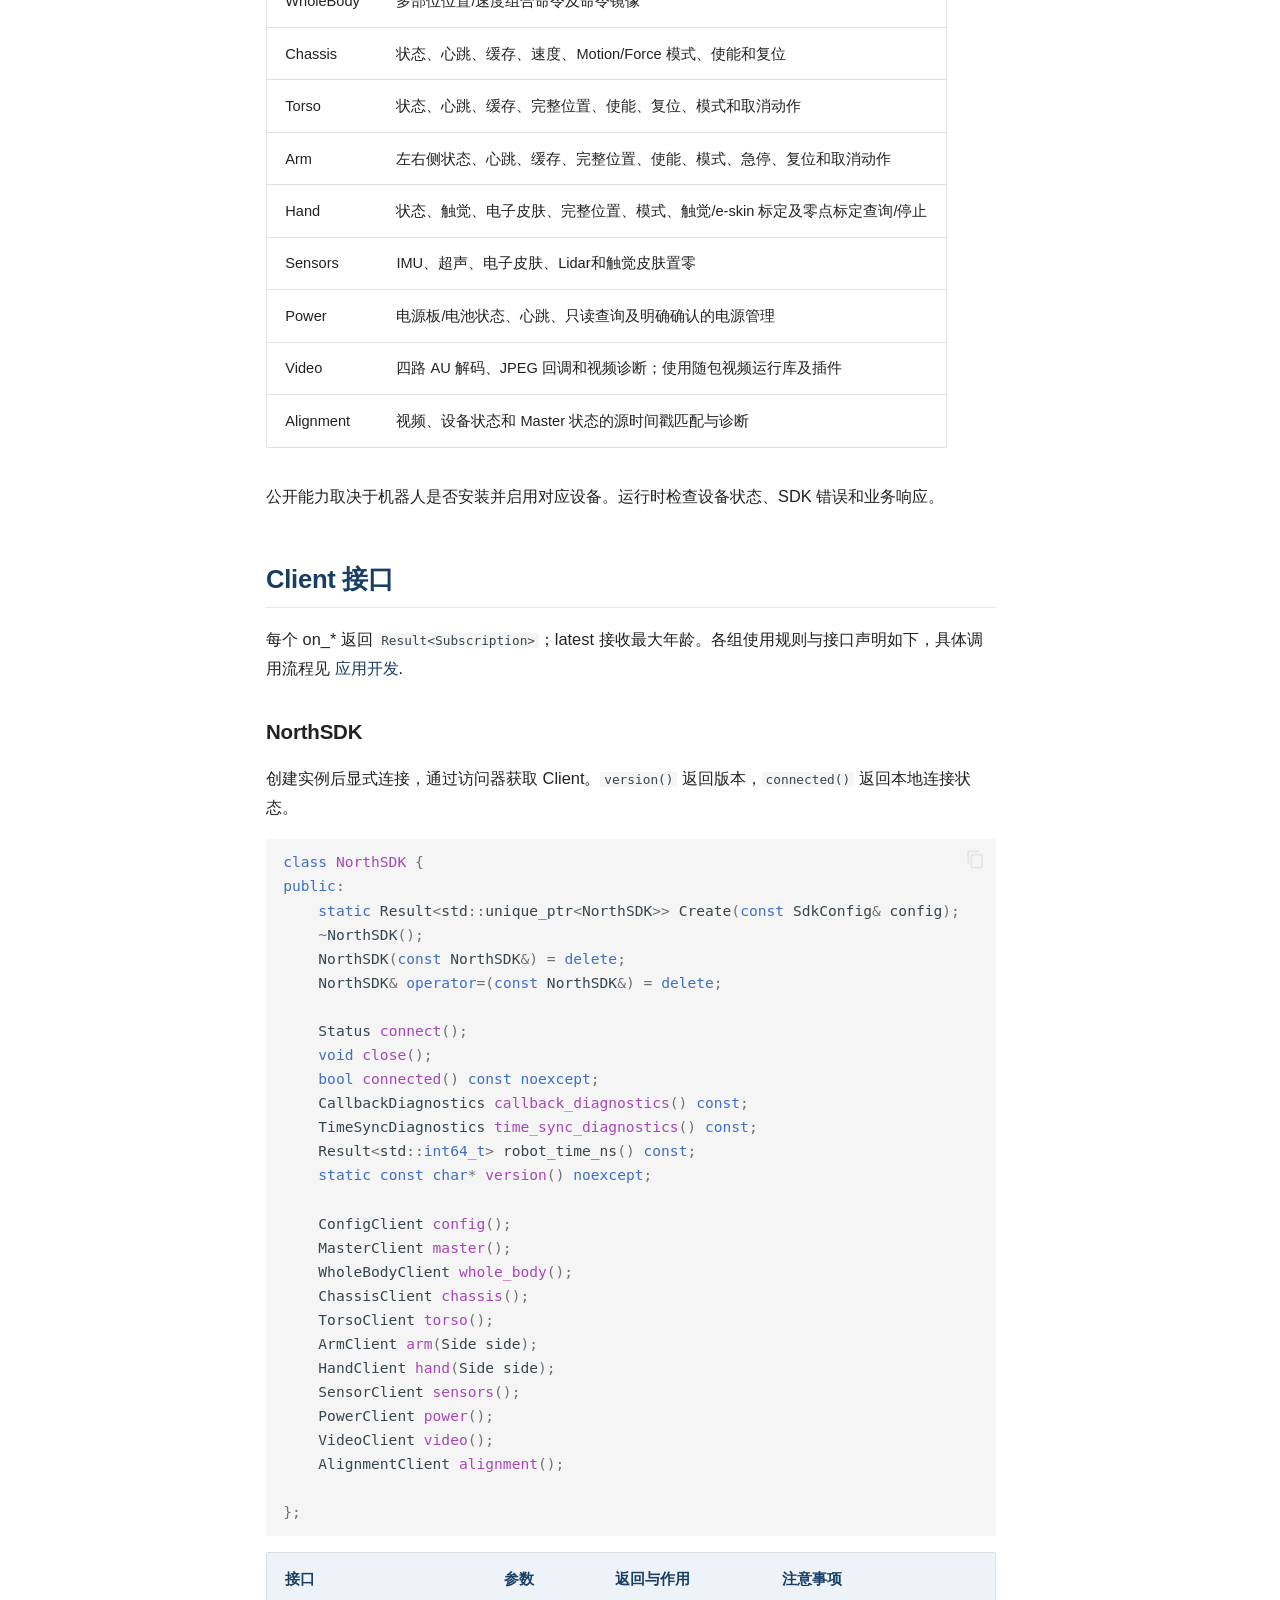
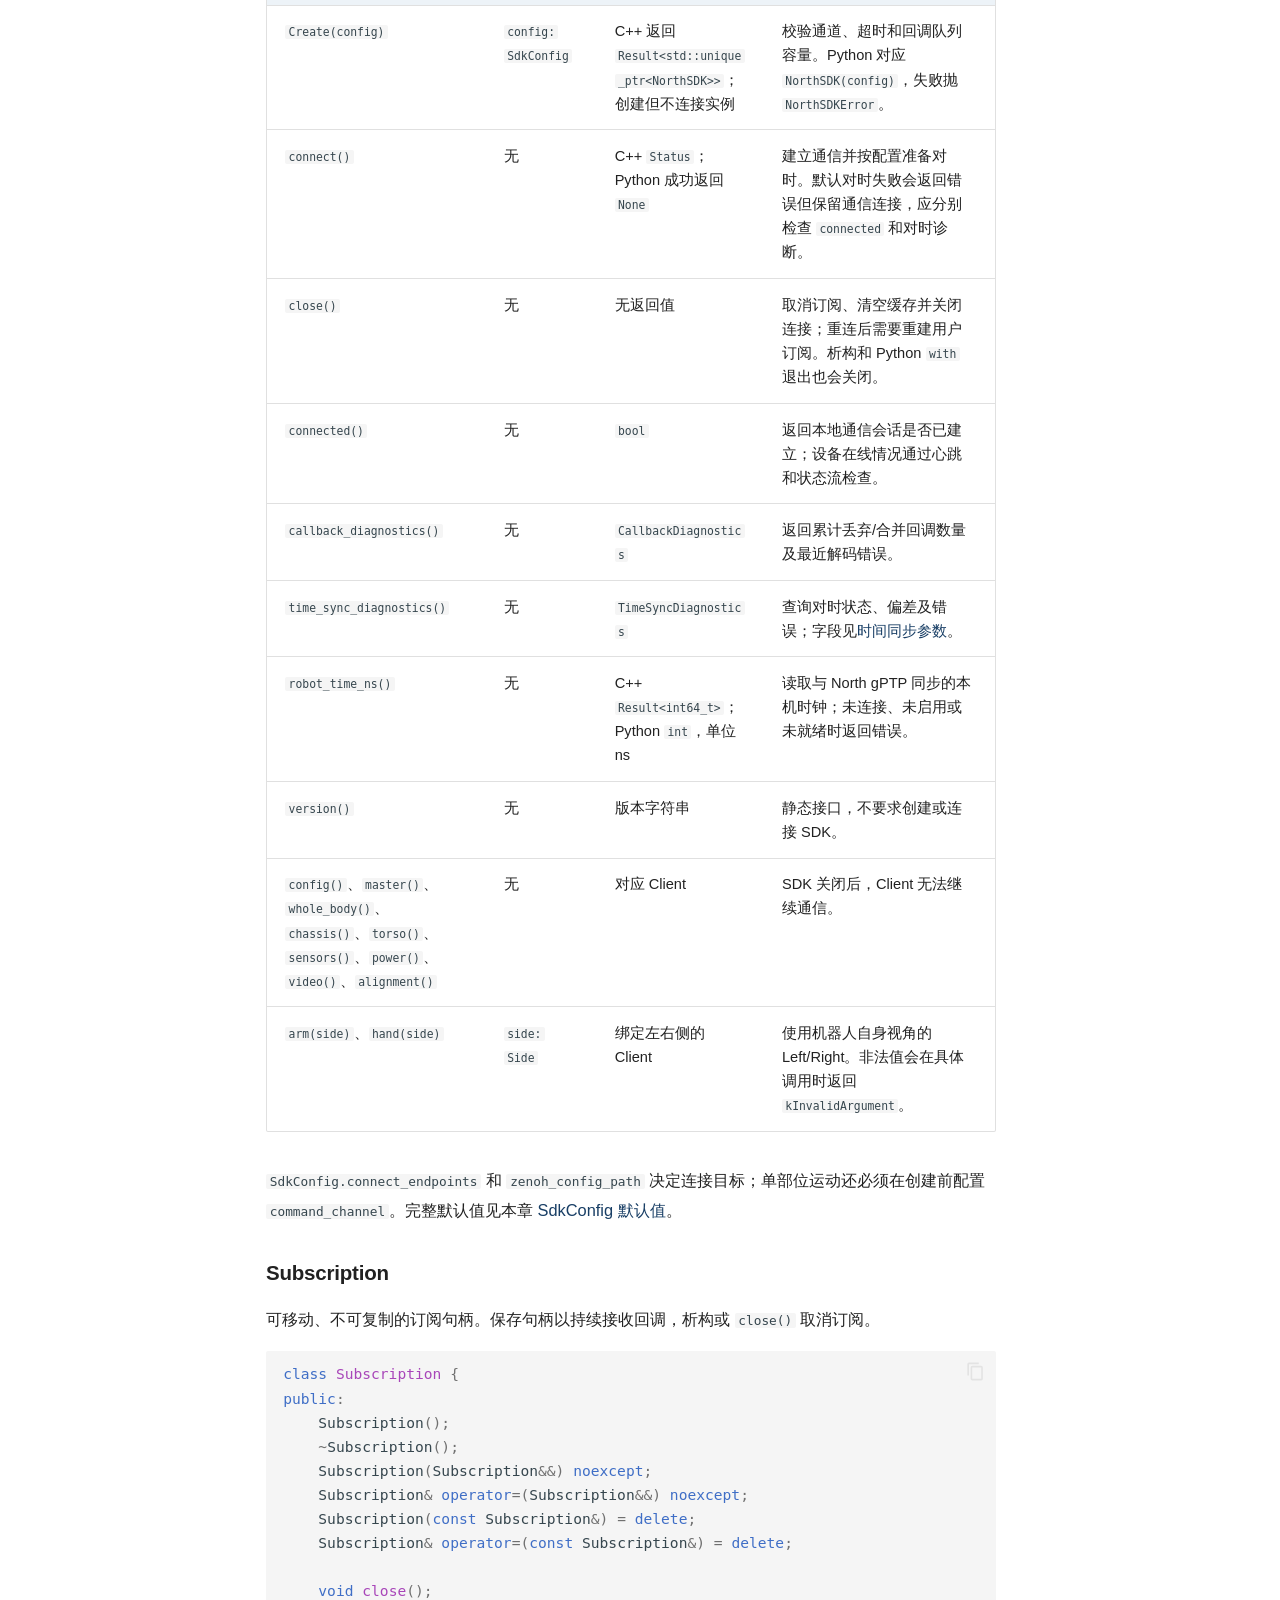
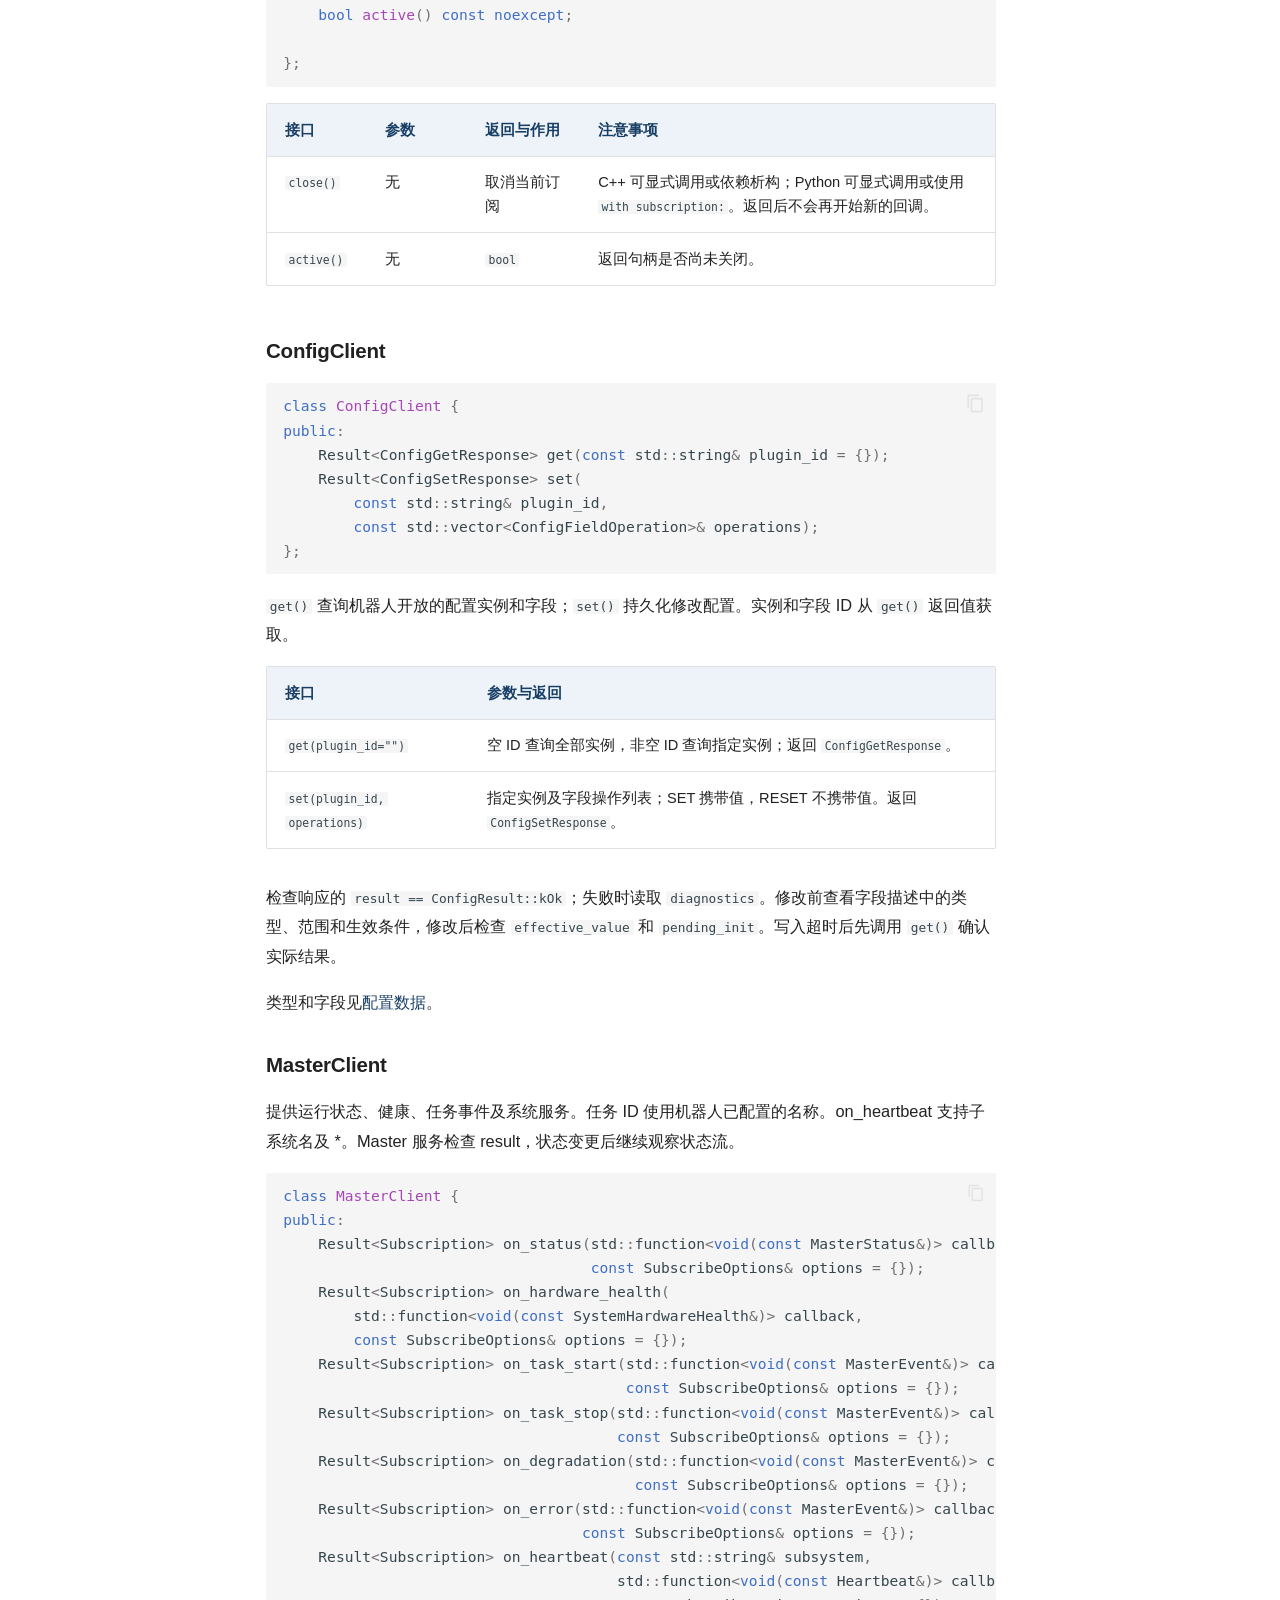
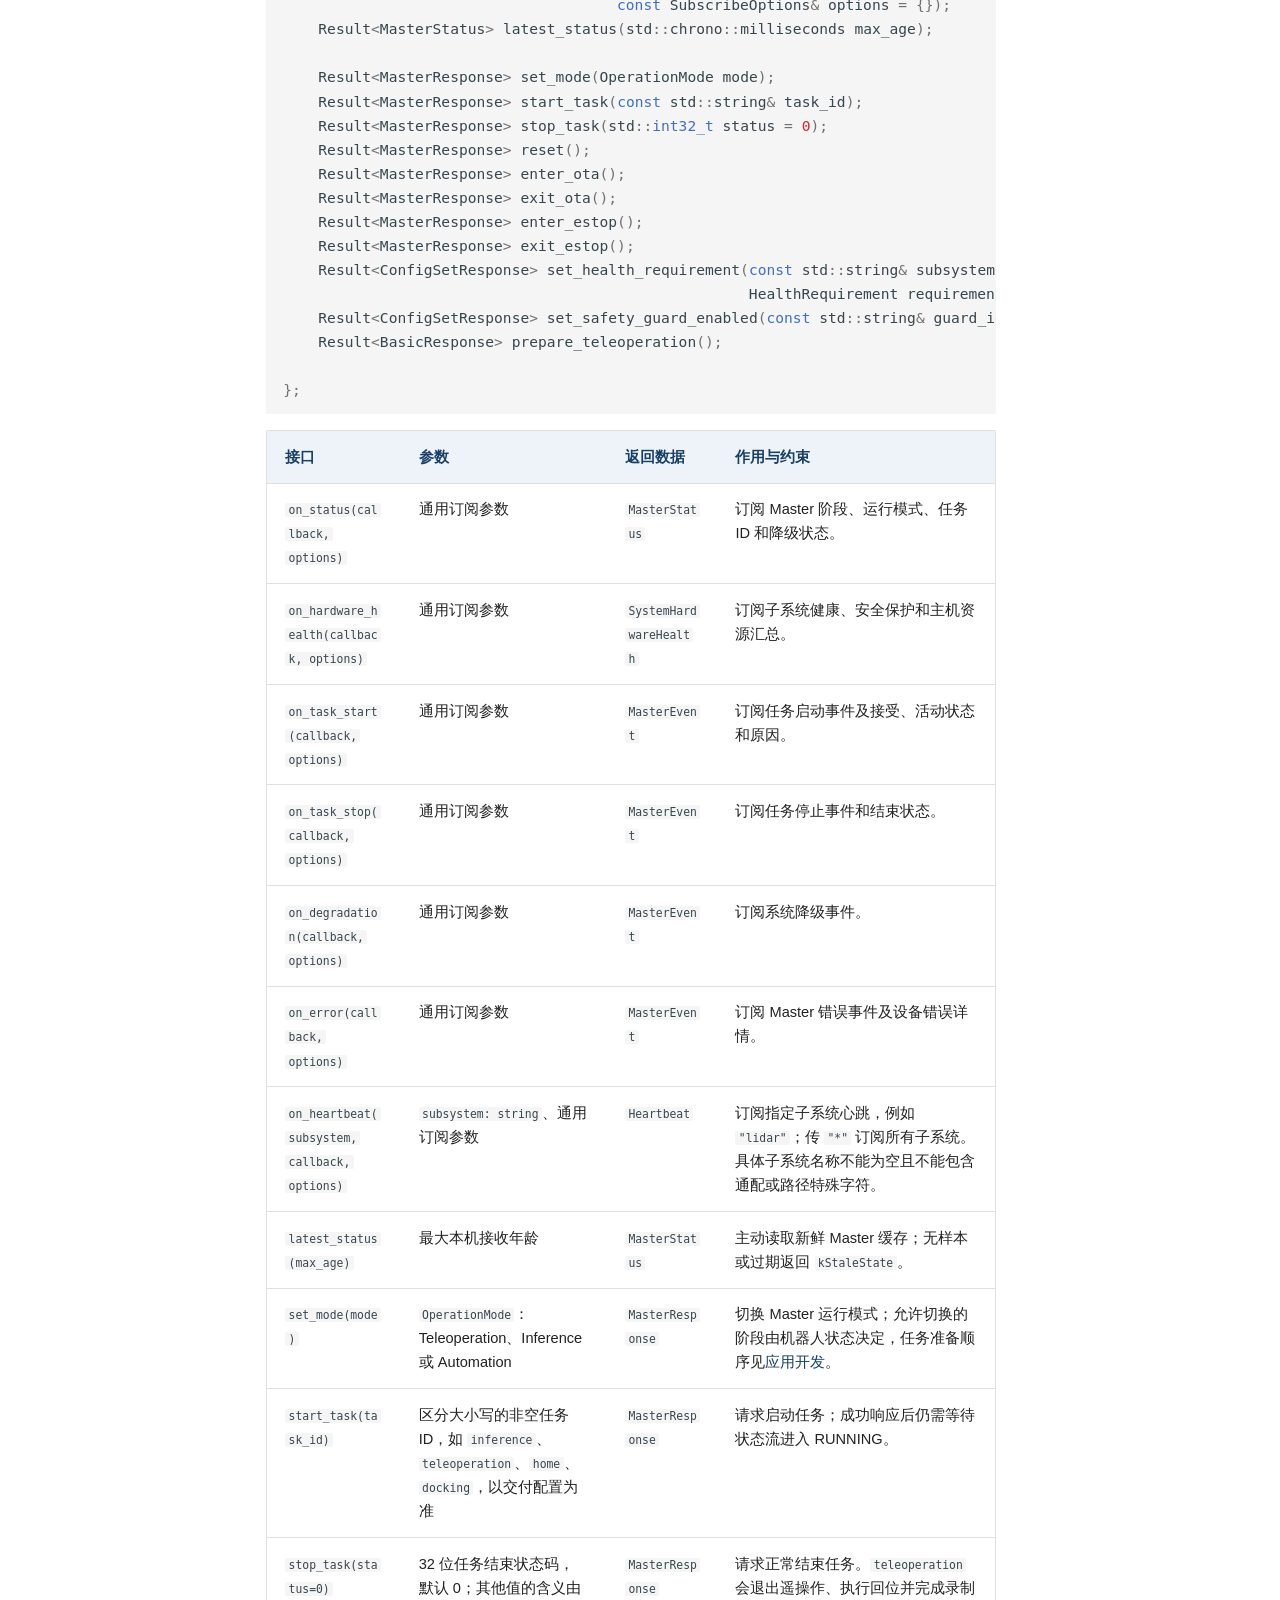
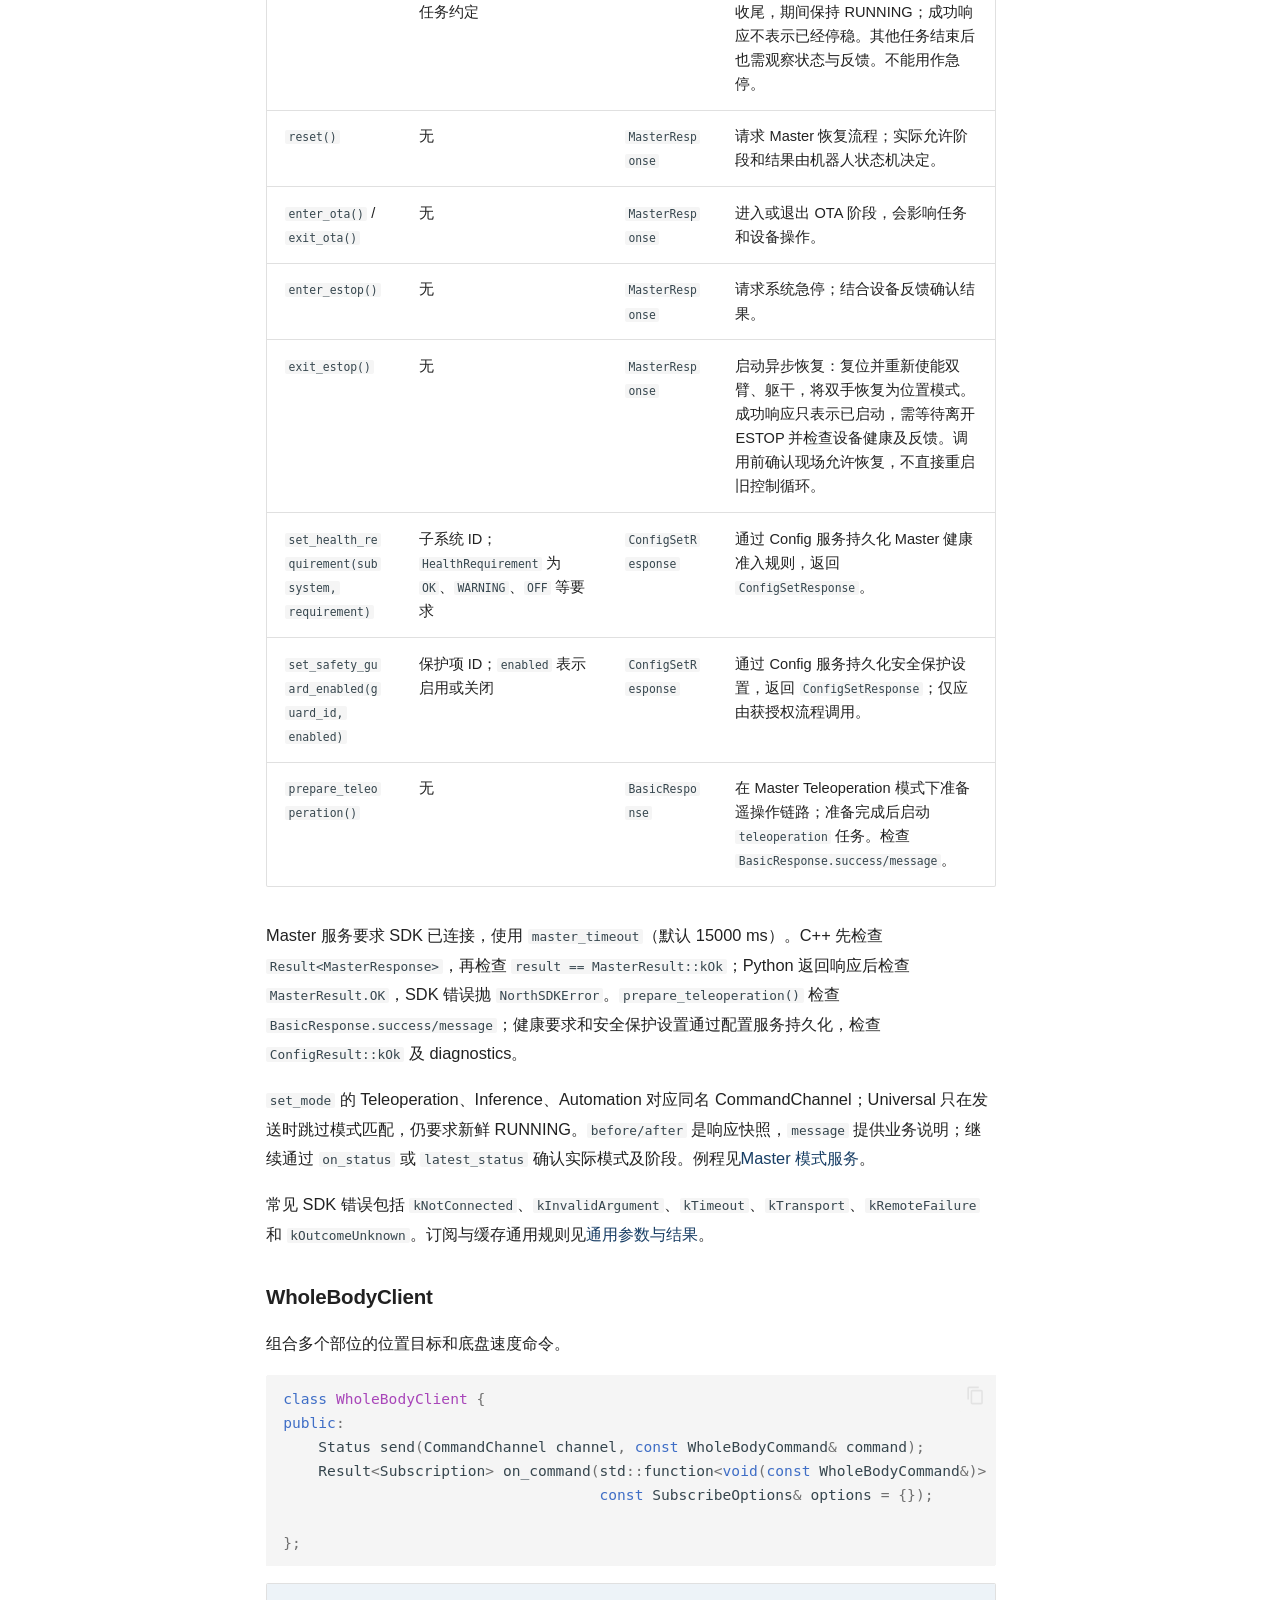
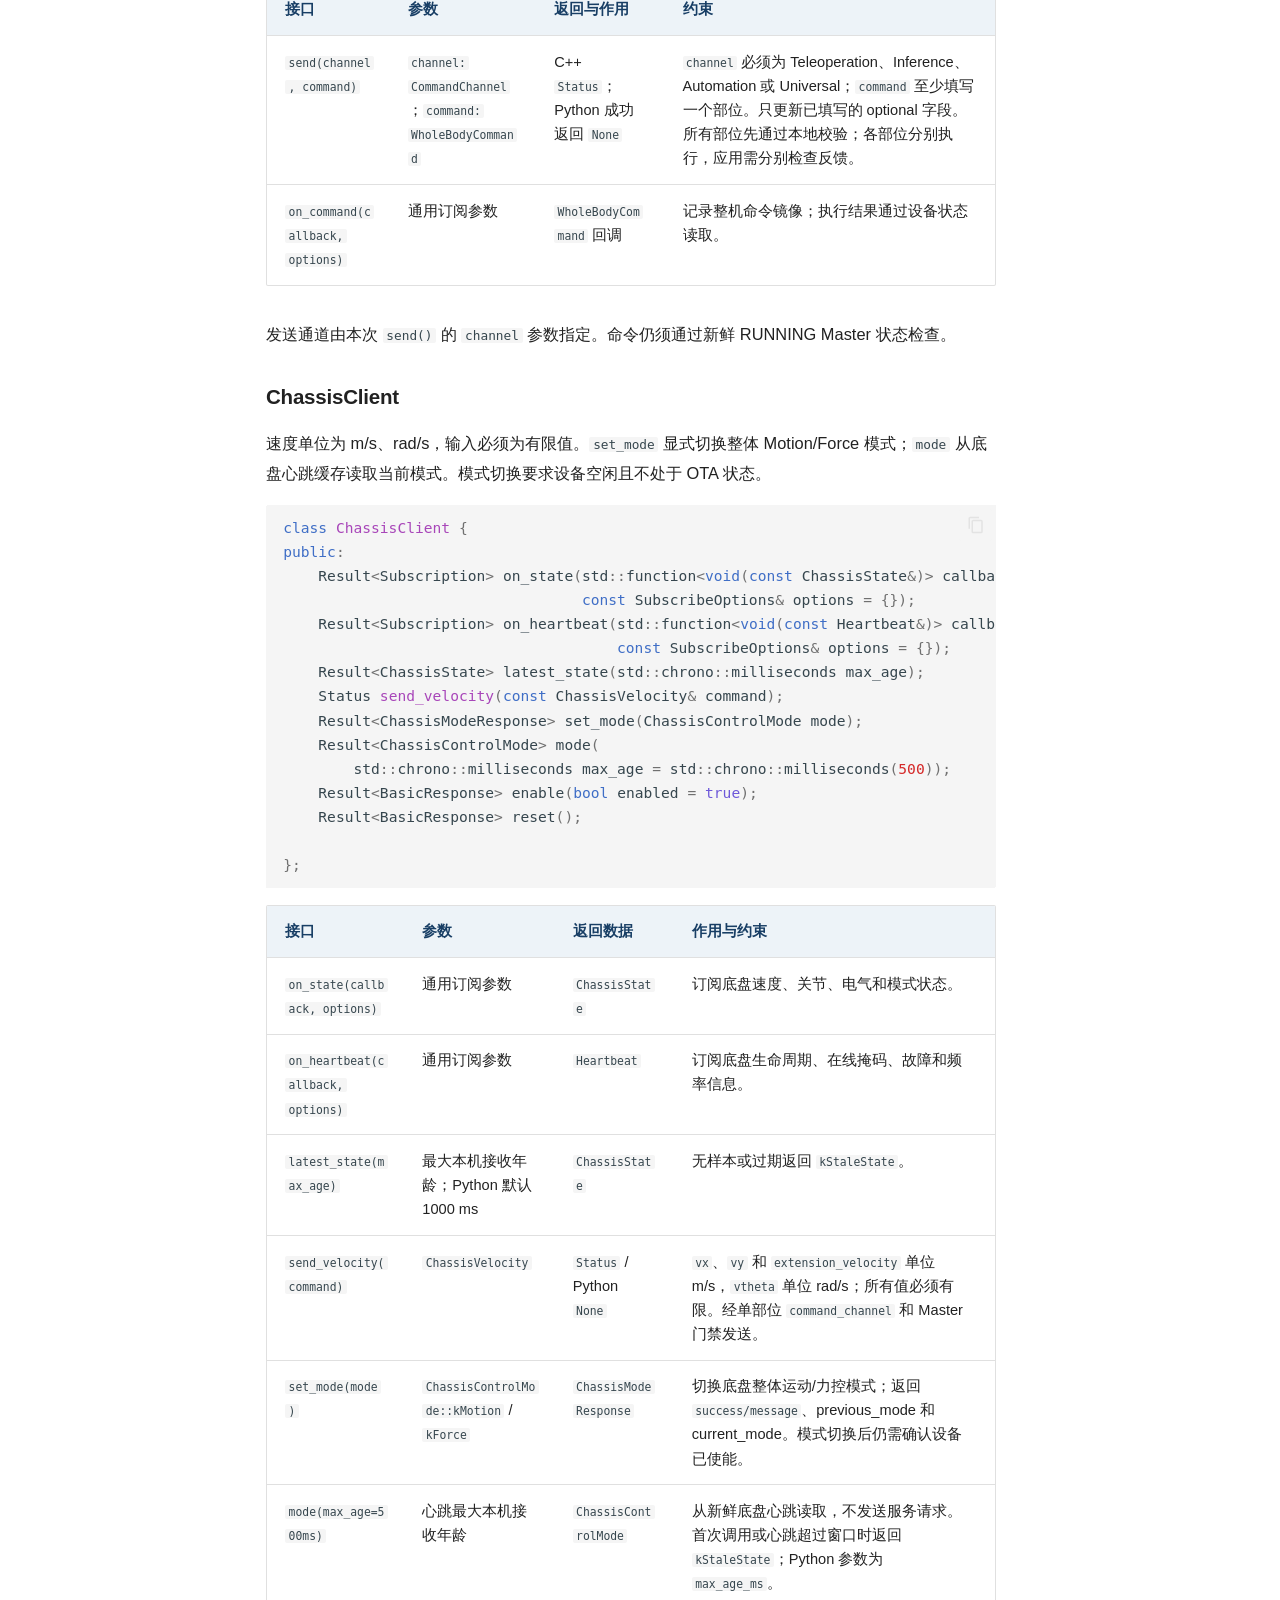
<file: manual/html/zh/api.html>
<!doctype html>
<html lang="zh" class="no-js">
  <head>
    
      <meta charset="utf-8">
      <meta name="viewport" content="width=device-width,initial-scale=1">
      
        <meta name="description" content="Sharpa North SDK 用户手册 / User Manual">
      
      
      
      
        <link rel="prev" href="development.html">
      
      
        <link rel="next" href="examples.html">
      
      
        
      
      
      <link rel="icon" href="../assets/images/favicon.png">
      <meta name="generator" content="mkdocs-1.6.1, mkdocs-material-9.7.7">
    
    
      
        <title>软件服务接口 - North SDK</title>
      
    
    
      <link rel="stylesheet" href="../assets/stylesheets/main.ec1eaa64.min.css">
      
        
        <link rel="stylesheet" href="../assets/stylesheets/palette.ab4e12ef.min.css">
      
      


    
    
      
        <script src="../assets/external/unpkg.com/iframe-worker/shim.js"></script>
      
    
    
      
    
    
      <link rel="stylesheet" href="../stylesheets/manual.css">
    
    <script>__md_scope=new URL("..",location),__md_hash=e=>[...e].reduce(((e,_)=>(e<<5)-e+_.charCodeAt(0)),0),__md_get=(e,_=localStorage,t=__md_scope)=>JSON.parse(_.getItem(t.pathname+"."+e)),__md_set=(e,_,t=localStorage,a=__md_scope)=>{try{t.setItem(a.pathname+"."+e,JSON.stringify(_))}catch(e){}}</script>
    
      

    
    
  </head>
  
  
    
    
    
    
    
    <body dir="ltr" data-md-color-scheme="default" data-md-color-primary="blue" data-md-color-accent="blue">
  
    
    <input class="md-toggle" data-md-toggle="drawer" type="checkbox" id="__drawer" autocomplete="off">
    <input class="md-toggle" data-md-toggle="search" type="checkbox" id="__search" autocomplete="off">
    <label class="md-overlay" for="__drawer"></label>
    <div data-md-component="skip">
      
        
        <a href="#软件服务接口" class="md-skip">
          跳转至
        </a>
      
    </div>
    <div data-md-component="announce">
      
    </div>
    
    
      

  

<header class="md-header md-header--shadow" data-md-component="header">
  <nav class="md-header__inner md-grid" aria-label="页眉">
    <a href="../index.html" title="North SDK" class="md-header__button md-logo" aria-label="North SDK" data-md-component="logo">
      
  
  <svg xmlns="http://www.w3.org/2000/svg" viewBox="0 0 24 24"><path d="M12 8a3 3 0 0 0 3-3 3 3 0 0 0-3-3 3 3 0 0 0-3 3 3 3 0 0 0 3 3m0 3.54C9.64 9.35 6.5 8 3 8v11c3.5 0 6.64 1.35 9 3.54 2.36-2.19 5.5-3.54 9-3.54V8c-3.5 0-6.64 1.35-9 3.54"/></svg>

    </a>
    <label class="md-header__button md-icon" for="__drawer">
      
      <svg xmlns="http://www.w3.org/2000/svg" viewBox="0 0 24 24"><path d="M3 6h18v2H3zm0 5h18v2H3zm0 5h18v2H3z"/></svg>
    </label>
    <div class="md-header__title" data-md-component="header-title">
      <div class="md-header__ellipsis">
        <div class="md-header__topic">
          <span class="md-ellipsis">
            North SDK
          </span>
        </div>
        <div class="md-header__topic" data-md-component="header-topic">
          <span class="md-ellipsis">
            
              软件服务接口
            
          </span>
        </div>
      </div>
    </div>
    
      
    
    
    
    
      
      
        <label class="md-header__button md-icon" for="__search">
          
          <svg xmlns="http://www.w3.org/2000/svg" viewBox="0 0 24 24"><path d="M9.5 3A6.5 6.5 0 0 1 16 9.5c0 1.61-.59 3.09-1.56 4.23l.27.27h.79l5 5-1.5 1.5-5-5v-.79l-.27-.27A6.52 6.52 0 0 1 9.5 16 6.5 6.5 0 0 1 3 9.5 6.5 6.5 0 0 1 9.5 3m0 2C7 5 5 7 5 9.5S7 14 9.5 14 14 12 14 9.5 12 5 9.5 5"/></svg>
        </label>
        <div class="md-search" data-md-component="search" role="dialog">
  <label class="md-search__overlay" for="__search"></label>
  <div class="md-search__inner" role="search">
    <form class="md-search__form" name="search">
      <input type="text" class="md-search__input" name="query" aria-label="搜索" placeholder="搜索" autocapitalize="off" autocorrect="off" autocomplete="off" spellcheck="false" data-md-component="search-query" required>
      <label class="md-search__icon md-icon" for="__search">
        
        <svg xmlns="http://www.w3.org/2000/svg" viewBox="0 0 24 24"><path d="M9.5 3A6.5 6.5 0 0 1 16 9.5c0 1.61-.59 3.09-1.56 4.23l.27.27h.79l5 5-1.5 1.5-5-5v-.79l-.27-.27A6.52 6.52 0 0 1 9.5 16 6.5 6.5 0 0 1 3 9.5 6.5 6.5 0 0 1 9.5 3m0 2C7 5 5 7 5 9.5S7 14 9.5 14 14 12 14 9.5 12 5 9.5 5"/></svg>
        
        <svg xmlns="http://www.w3.org/2000/svg" viewBox="0 0 24 24"><path d="M20 11v2H8l5.5 5.5-1.42 1.42L4.16 12l7.92-7.92L13.5 5.5 8 11z"/></svg>
      </label>
      <nav class="md-search__options" aria-label="查找">
        
        <button type="reset" class="md-search__icon md-icon" title="清空当前内容" aria-label="清空当前内容" tabindex="-1">
          
          <svg xmlns="http://www.w3.org/2000/svg" viewBox="0 0 24 24"><path d="M19 6.41 17.59 5 12 10.59 6.41 5 5 6.41 10.59 12 5 17.59 6.41 19 12 13.41 17.59 19 19 17.59 13.41 12z"/></svg>
        </button>
      </nav>
      
        <div class="md-search__suggest" data-md-component="search-suggest"></div>
      
    </form>
    <div class="md-search__output">
      <div class="md-search__scrollwrap" tabindex="0" data-md-scrollfix>
        <div class="md-search-result" data-md-component="search-result">
          <div class="md-search-result__meta">
            正在初始化搜索引擎
          </div>
          <ol class="md-search-result__list" role="presentation"></ol>
        </div>
      </div>
    </div>
  </div>
</div>
      
    
    
  </nav>
  
</header>
    
    <div class="md-container" data-md-component="container">
      
      
        
          
        
      
      <main class="md-main" data-md-component="main">
        <div class="md-main__inner md-grid">
          
            
              
              <div class="md-sidebar md-sidebar--primary" data-md-component="sidebar" data-md-type="navigation" >
                <div class="md-sidebar__scrollwrap">
                  <div class="md-sidebar__inner">
                    



<nav class="md-nav md-nav--primary" aria-label="导航栏" data-md-level="0">
  <label class="md-nav__title" for="__drawer">
    <a href="../index.html" title="North SDK" class="md-nav__button md-logo" aria-label="North SDK" data-md-component="logo">
      
  
  <svg xmlns="http://www.w3.org/2000/svg" viewBox="0 0 24 24"><path d="M12 8a3 3 0 0 0 3-3 3 3 0 0 0-3-3 3 3 0 0 0-3 3 3 3 0 0 0 3 3m0 3.54C9.64 9.35 6.5 8 3 8v11c3.5 0 6.64 1.35 9 3.54 2.36-2.19 5.5-3.54 9-3.54V8c-3.5 0-6.64 1.35-9 3.54"/></svg>

    </a>
    North SDK
  </label>
  
  <ul class="md-nav__list" data-md-scrollfix>
    
      
      
  
  
  
  
    <li class="md-nav__item">
      <a href="../index.html" class="md-nav__link">
        
  
  
  <span class="md-ellipsis">
    
  
    首页 / Home
  

    
  </span>
  
  

      </a>
    </li>
  

    
      
      
  
  
    
  
  
  
    
    
    
    
      
        
        
      
    
    
    <li class="md-nav__item md-nav__item--active md-nav__item--section md-nav__item--nested">
      
        
        
        <input class="md-nav__toggle md-toggle " type="checkbox" id="__nav_2" checked>
        
          
          <label class="md-nav__link" for="__nav_2" id="__nav_2_label" tabindex="">
            
  
  
  <span class="md-ellipsis">
    
  
    中文
  

    
  </span>
  
  

            <span class="md-nav__icon md-icon"></span>
          </label>
        
        <nav class="md-nav" data-md-level="1" aria-labelledby="__nav_2_label" aria-expanded="true">
          <label class="md-nav__title" for="__nav_2">
            <span class="md-nav__icon md-icon"></span>
            
  
    中文
  

          </label>
          <ul class="md-nav__list" data-md-scrollfix>
            
              
                
  
  
  
  
    <li class="md-nav__item">
      <a href="overview.html" class="md-nav__link">
        
  
  
  <span class="md-ellipsis">
    
  
    SDK 概览
  

    
  </span>
  
  

      </a>
    </li>
  

              
            
              
                
  
  
  
  
    <li class="md-nav__item">
      <a href="development.html" class="md-nav__link">
        
  
  
  <span class="md-ellipsis">
    
  
    应用开发
  

    
  </span>
  
  

      </a>
    </li>
  

              
            
              
                
  
  
    
  
  
  
    <li class="md-nav__item md-nav__item--active">
      
      <input class="md-nav__toggle md-toggle" type="checkbox" id="__toc">
      
      
        
      
      
        <label class="md-nav__link md-nav__link--active" for="__toc">
          
  
  
  <span class="md-ellipsis">
    
  
    软件服务接口
  

    
  </span>
  
  

          <span class="md-nav__icon md-icon"></span>
        </label>
      
      <a href="api.html" class="md-nav__link md-nav__link--active">
        
  
  
  <span class="md-ellipsis">
    
  
    软件服务接口
  

    
  </span>
  
  

      </a>
      
        

<nav class="md-nav md-nav--secondary" aria-label="目录">
  
  
  
    
  
  
    <label class="md-nav__title" for="__toc">
      <span class="md-nav__icon md-icon"></span>
      目录
    </label>
    <ul class="md-nav__list" data-md-component="toc" data-md-scrollfix>
      
        <li class="md-nav__item">
  <a href="#接口阅读约定" class="md-nav__link">
    <span class="md-ellipsis">
      
        接口阅读约定
      
    </span>
  </a>
  
</li>
      
        <li class="md-nav__item">
  <a href="#通用参数与结果" class="md-nav__link">
    <span class="md-ellipsis">
      
        通用参数与结果
      
    </span>
  </a>
  
</li>
      
        <li class="md-nav__item">
  <a href="#sdkconfig-默认值" class="md-nav__link">
    <span class="md-ellipsis">
      
        SdkConfig 默认值
      
    </span>
  </a>
  
</li>
      
        <li class="md-nav__item">
  <a href="#错误与结果检查" class="md-nav__link">
    <span class="md-ellipsis">
      
        错误与结果检查
      
    </span>
  </a>
  
</li>
      
        <li class="md-nav__item">
  <a href="#python-对应关系" class="md-nav__link">
    <span class="md-ellipsis">
      
        Python 对应关系
      
    </span>
  </a>
  
    <nav class="md-nav" aria-label="Python 对应关系">
      <ul class="md-nav__list">
        
          <li class="md-nav__item">
  <a href="#python-常用签名" class="md-nav__link">
    <span class="md-ellipsis">
      
        Python 常用签名
      
    </span>
  </a>
  
</li>
        
      </ul>
    </nav>
  
</li>
      
        <li class="md-nav__item">
  <a href="#公开能力范围" class="md-nav__link">
    <span class="md-ellipsis">
      
        公开能力范围
      
    </span>
  </a>
  
</li>
      
        <li class="md-nav__item">
  <a href="#client-接口" class="md-nav__link">
    <span class="md-ellipsis">
      
        Client 接口
      
    </span>
  </a>
  
    <nav class="md-nav" aria-label="Client 接口">
      <ul class="md-nav__list">
        
          <li class="md-nav__item">
  <a href="#northsdk" class="md-nav__link">
    <span class="md-ellipsis">
      
        NorthSDK
      
    </span>
  </a>
  
</li>
        
          <li class="md-nav__item">
  <a href="#subscription" class="md-nav__link">
    <span class="md-ellipsis">
      
        Subscription
      
    </span>
  </a>
  
</li>
        
          <li class="md-nav__item">
  <a href="#configclient" class="md-nav__link">
    <span class="md-ellipsis">
      
        ConfigClient
      
    </span>
  </a>
  
</li>
        
          <li class="md-nav__item">
  <a href="#masterclient" class="md-nav__link">
    <span class="md-ellipsis">
      
        MasterClient
      
    </span>
  </a>
  
</li>
        
          <li class="md-nav__item">
  <a href="#wholebodyclient" class="md-nav__link">
    <span class="md-ellipsis">
      
        WholeBodyClient
      
    </span>
  </a>
  
</li>
        
          <li class="md-nav__item">
  <a href="#chassisclient" class="md-nav__link">
    <span class="md-ellipsis">
      
        ChassisClient
      
    </span>
  </a>
  
</li>
        
          <li class="md-nav__item">
  <a href="#torsoclient" class="md-nav__link">
    <span class="md-ellipsis">
      
        TorsoClient
      
    </span>
  </a>
  
</li>
        
          <li class="md-nav__item">
  <a href="#armclient" class="md-nav__link">
    <span class="md-ellipsis">
      
        ArmClient
      
    </span>
  </a>
  
</li>
        
          <li class="md-nav__item">
  <a href="#handclient" class="md-nav__link">
    <span class="md-ellipsis">
      
        HandClient
      
    </span>
  </a>
  
</li>
        
          <li class="md-nav__item">
  <a href="#sensorclient" class="md-nav__link">
    <span class="md-ellipsis">
      
        SensorClient
      
    </span>
  </a>
  
</li>
        
          <li class="md-nav__item">
  <a href="#powerclient" class="md-nav__link">
    <span class="md-ellipsis">
      
        PowerClient
      
    </span>
  </a>
  
</li>
        
          <li class="md-nav__item">
  <a href="#videoclient" class="md-nav__link">
    <span class="md-ellipsis">
      
        VideoClient
      
    </span>
  </a>
  
</li>
        
          <li class="md-nav__item">
  <a href="#alignmentclient" class="md-nav__link">
    <span class="md-ellipsis">
      
        AlignmentClient
      
    </span>
  </a>
  
</li>
        
      </ul>
    </nav>
  
</li>
      
        <li class="md-nav__item">
  <a href="#时间同步参数" class="md-nav__link">
    <span class="md-ellipsis">
      
        时间同步参数
      
    </span>
  </a>
  
</li>
      
        <li class="md-nav__item">
  <a href="#数据类型与字段" class="md-nav__link">
    <span class="md-ellipsis">
      
        数据类型与字段
      
    </span>
  </a>
  
    <nav class="md-nav" aria-label="数据类型与字段">
      <ul class="md-nav__list">
        
          <li class="md-nav__item">
  <a href="#常用字段说明" class="md-nav__link">
    <span class="md-ellipsis">
      
        常用字段说明
      
    </span>
  </a>
  
</li>
        
          <li class="md-nav__item">
  <a href="#配置数据" class="md-nav__link">
    <span class="md-ellipsis">
      
        配置数据
      
    </span>
  </a>
  
</li>
        
          <li class="md-nav__item">
  <a href="#视频与对齐数据" class="md-nav__link">
    <span class="md-ellipsis">
      
        视频与对齐数据
      
    </span>
  </a>
  
</li>
        
          <li class="md-nav__item">
  <a href="#基础类型声明" class="md-nav__link">
    <span class="md-ellipsis">
      
        基础类型声明
      
    </span>
  </a>
  
</li>
        
      </ul>
    </nav>
  
</li>
      
        <li class="md-nav__item">
  <a href="#生命周期与诊断" class="md-nav__link">
    <span class="md-ellipsis">
      
        生命周期与诊断
      
    </span>
  </a>
  
</li>
      
    </ul>
  
</nav>
      
    </li>
  

              
            
              
                
  
  
  
  
    <li class="md-nav__item">
      <a href="examples.html" class="md-nav__link">
        
  
  
  <span class="md-ellipsis">
    
  
    例程参考
  

    
  </span>
  
  

      </a>
    </li>
  

              
            
          </ul>
        </nav>
      
    </li>
  

    
      
      
  
  
  
  
    
    
    
    
      
        
        
      
    
    
    <li class="md-nav__item md-nav__item--section md-nav__item--nested">
      
        
        
        <input class="md-nav__toggle md-toggle " type="checkbox" id="__nav_3" >
        
          
          <label class="md-nav__link" for="__nav_3" id="__nav_3_label" tabindex="">
            
  
  
  <span class="md-ellipsis">
    
  
    English
  

    
  </span>
  
  

            <span class="md-nav__icon md-icon"></span>
          </label>
        
        <nav class="md-nav" data-md-level="1" aria-labelledby="__nav_3_label" aria-expanded="false">
          <label class="md-nav__title" for="__nav_3">
            <span class="md-nav__icon md-icon"></span>
            
  
    English
  

          </label>
          <ul class="md-nav__list" data-md-scrollfix>
            
              
                
  
  
  
  
    <li class="md-nav__item">
      <a href="../en/overview.html" class="md-nav__link">
        
  
  
  <span class="md-ellipsis">
    
  
    SDK Overview
  

    
  </span>
  
  

      </a>
    </li>
  

              
            
              
                
  
  
  
  
    <li class="md-nav__item">
      <a href="../en/development.html" class="md-nav__link">
        
  
  
  <span class="md-ellipsis">
    
  
    Application Development
  

    
  </span>
  
  

      </a>
    </li>
  

              
            
              
                
  
  
  
  
    <li class="md-nav__item">
      <a href="../en/api.html" class="md-nav__link">
        
  
  
  <span class="md-ellipsis">
    
  
    Software Service Interface
  

    
  </span>
  
  

      </a>
    </li>
  

              
            
              
                
  
  
  
  
    <li class="md-nav__item">
      <a href="../en/examples.html" class="md-nav__link">
        
  
  
  <span class="md-ellipsis">
    
  
    Example Code Reference
  

    
  </span>
  
  

      </a>
    </li>
  

              
            
          </ul>
        </nav>
      
    </li>
  

    
  </ul>
</nav>
                  </div>
                </div>
              </div>
            
            
              
              <div class="md-sidebar md-sidebar--secondary" data-md-component="sidebar" data-md-type="toc" >
                <div class="md-sidebar__scrollwrap">
                  <div class="md-sidebar__inner">
                    

<nav class="md-nav md-nav--secondary" aria-label="目录">
  
  
  
    
  
  
    <label class="md-nav__title" for="__toc">
      <span class="md-nav__icon md-icon"></span>
      目录
    </label>
    <ul class="md-nav__list" data-md-component="toc" data-md-scrollfix>
      
        <li class="md-nav__item">
  <a href="#接口阅读约定" class="md-nav__link">
    <span class="md-ellipsis">
      
        接口阅读约定
      
    </span>
  </a>
  
</li>
      
        <li class="md-nav__item">
  <a href="#通用参数与结果" class="md-nav__link">
    <span class="md-ellipsis">
      
        通用参数与结果
      
    </span>
  </a>
  
</li>
      
        <li class="md-nav__item">
  <a href="#sdkconfig-默认值" class="md-nav__link">
    <span class="md-ellipsis">
      
        SdkConfig 默认值
      
    </span>
  </a>
  
</li>
      
        <li class="md-nav__item">
  <a href="#错误与结果检查" class="md-nav__link">
    <span class="md-ellipsis">
      
        错误与结果检查
      
    </span>
  </a>
  
</li>
      
        <li class="md-nav__item">
  <a href="#python-对应关系" class="md-nav__link">
    <span class="md-ellipsis">
      
        Python 对应关系
      
    </span>
  </a>
  
    <nav class="md-nav" aria-label="Python 对应关系">
      <ul class="md-nav__list">
        
          <li class="md-nav__item">
  <a href="#python-常用签名" class="md-nav__link">
    <span class="md-ellipsis">
      
        Python 常用签名
      
    </span>
  </a>
  
</li>
        
      </ul>
    </nav>
  
</li>
      
        <li class="md-nav__item">
  <a href="#公开能力范围" class="md-nav__link">
    <span class="md-ellipsis">
      
        公开能力范围
      
    </span>
  </a>
  
</li>
      
        <li class="md-nav__item">
  <a href="#client-接口" class="md-nav__link">
    <span class="md-ellipsis">
      
        Client 接口
      
    </span>
  </a>
  
    <nav class="md-nav" aria-label="Client 接口">
      <ul class="md-nav__list">
        
          <li class="md-nav__item">
  <a href="#northsdk" class="md-nav__link">
    <span class="md-ellipsis">
      
        NorthSDK
      
    </span>
  </a>
  
</li>
        
          <li class="md-nav__item">
  <a href="#subscription" class="md-nav__link">
    <span class="md-ellipsis">
      
        Subscription
      
    </span>
  </a>
  
</li>
        
          <li class="md-nav__item">
  <a href="#configclient" class="md-nav__link">
    <span class="md-ellipsis">
      
        ConfigClient
      
    </span>
  </a>
  
</li>
        
          <li class="md-nav__item">
  <a href="#masterclient" class="md-nav__link">
    <span class="md-ellipsis">
      
        MasterClient
      
    </span>
  </a>
  
</li>
        
          <li class="md-nav__item">
  <a href="#wholebodyclient" class="md-nav__link">
    <span class="md-ellipsis">
      
        WholeBodyClient
      
    </span>
  </a>
  
</li>
        
          <li class="md-nav__item">
  <a href="#chassisclient" class="md-nav__link">
    <span class="md-ellipsis">
      
        ChassisClient
      
    </span>
  </a>
  
</li>
        
          <li class="md-nav__item">
  <a href="#torsoclient" class="md-nav__link">
    <span class="md-ellipsis">
      
        TorsoClient
      
    </span>
  </a>
  
</li>
        
          <li class="md-nav__item">
  <a href="#armclient" class="md-nav__link">
    <span class="md-ellipsis">
      
        ArmClient
      
    </span>
  </a>
  
</li>
        
          <li class="md-nav__item">
  <a href="#handclient" class="md-nav__link">
    <span class="md-ellipsis">
      
        HandClient
      
    </span>
  </a>
  
</li>
        
          <li class="md-nav__item">
  <a href="#sensorclient" class="md-nav__link">
    <span class="md-ellipsis">
      
        SensorClient
      
    </span>
  </a>
  
</li>
        
          <li class="md-nav__item">
  <a href="#powerclient" class="md-nav__link">
    <span class="md-ellipsis">
      
        PowerClient
      
    </span>
  </a>
  
</li>
        
          <li class="md-nav__item">
  <a href="#videoclient" class="md-nav__link">
    <span class="md-ellipsis">
      
        VideoClient
      
    </span>
  </a>
  
</li>
        
          <li class="md-nav__item">
  <a href="#alignmentclient" class="md-nav__link">
    <span class="md-ellipsis">
      
        AlignmentClient
      
    </span>
  </a>
  
</li>
        
      </ul>
    </nav>
  
</li>
      
        <li class="md-nav__item">
  <a href="#时间同步参数" class="md-nav__link">
    <span class="md-ellipsis">
      
        时间同步参数
      
    </span>
  </a>
  
</li>
      
        <li class="md-nav__item">
  <a href="#数据类型与字段" class="md-nav__link">
    <span class="md-ellipsis">
      
        数据类型与字段
      
    </span>
  </a>
  
    <nav class="md-nav" aria-label="数据类型与字段">
      <ul class="md-nav__list">
        
          <li class="md-nav__item">
  <a href="#常用字段说明" class="md-nav__link">
    <span class="md-ellipsis">
      
        常用字段说明
      
    </span>
  </a>
  
</li>
        
          <li class="md-nav__item">
  <a href="#配置数据" class="md-nav__link">
    <span class="md-ellipsis">
      
        配置数据
      
    </span>
  </a>
  
</li>
        
          <li class="md-nav__item">
  <a href="#视频与对齐数据" class="md-nav__link">
    <span class="md-ellipsis">
      
        视频与对齐数据
      
    </span>
  </a>
  
</li>
        
          <li class="md-nav__item">
  <a href="#基础类型声明" class="md-nav__link">
    <span class="md-ellipsis">
      
        基础类型声明
      
    </span>
  </a>
  
</li>
        
      </ul>
    </nav>
  
</li>
      
        <li class="md-nav__item">
  <a href="#生命周期与诊断" class="md-nav__link">
    <span class="md-ellipsis">
      
        生命周期与诊断
      
    </span>
  </a>
  
</li>
      
    </ul>
  
</nav>
                  </div>
                </div>
              </div>
            
          
          
            <div class="md-content" data-md-component="content">
              
              <article class="md-content__inner md-typeset">
                
                  



<h1 id="软件服务接口">软件服务接口<a class="headerlink" href="#软件服务接口" title="Permanent link">&para;</a></h1>
<div class="manual-language"><a href="../en/api.html">English</a></div>

<h2 id="接口阅读约定">接口阅读约定<a class="headerlink" href="#接口阅读约定" title="Permanent link">&para;</a></h2>
<p>本章覆盖 SDK 对外的订阅、缓存、Action 和同步 Service。类位于 <code>north</code> 命名空间。下面列出接口声明及公共数据类型；C++ 应用使用 <code>&lt;north_sdk/NorthSDK.h&gt;</code>。</p>
<h2 id="通用参数与结果">通用参数与结果<a class="headerlink" href="#通用参数与结果" title="Permanent link">&para;</a></h2>
<table>
<thead>
<tr>
<th>对象</th>
<th>使用规则</th>
</tr>
</thead>
<tbody>
<tr>
<td><code>Status</code></td>
<td>connect 和 Action 的 SDK 结果，通过 ok()/bool 检查</td>
</tr>
<tr>
<td><code>Result&lt;T&gt;</code></td>
<td>先判断 bool，再读 value；失败读 error.code/message</td>
</tr>
<tr>
<td><code>BasicResponse</code></td>
<td>在 Result 成功后继续检查 success 和 message</td>
</tr>
<tr>
<td><code>MasterResponse</code></td>
<td>检查 result 是否 kOk；before/after 是服务快照</td>
</tr>
<tr>
<td><code>Header</code></td>
<td><code>stamp_ns</code> 为数据源时间，<code>system_time_ns</code> 为远端系统时间；时间域可能不同。<code>seq</code> 为序号，<code>key</code> 标识来源，<code>frame_id</code> 为来源或坐标系标识。</td>
</tr>
<tr>
<td><code>Side</code></td>
<td>kLeft/kRight；Python LEFT/RIGHT；非法值拒绝</td>
</tr>
</tbody>
</table>
<p>默认使用 SI 单位：m、rad、m/s、rad/s、N、Nm、A、V；温度 °C。时间字段按 <code>_ns/_ms/_s</code>，电源时钟域按显式 clock_domain 判断。数组按固定设备关节顺序；四元数字段顺序为 w/x/y/z。</p>
<p>以下规则适用于使用 <code>SubscribeOptions</code> 的状态/事件订阅，以及 <code>latest_*</code> 缓存读取；VideoClient 和 AlignmentClient 的专有选项见各自说明。</p>
<table>
<thead>
<tr>
<th>通用参数</th>
<th>类型、默认值与规则</th>
</tr>
</thead>
<tbody>
<tr>
<td><code>callback</code></td>
<td>C++ <code>std::function&lt;void(const T&amp;)&gt;</code>，Python callable，必填且非空；C++ 引用仅在回调内有效，需要长期使用的数据应复制。</td>
</tr>
<tr>
<td><code>options</code></td>
<td><code>SubscribeOptions</code>，默认 DropOldest；设置本地回调排队策略。Python 默认 <code>SubscribeOptions()</code>。</td>
</tr>
<tr>
<td><code>max_age</code> / <code>max_age_ms</code></td>
<td>C++ milliseconds 必填；Python int 默认 1000 ms。必须非负，按 SDK 本机接收样本后的时长判断，与消息中的时间戳无关。</td>
</tr>
</tbody>
</table>
<p><code>on_*</code> 返回订阅句柄，必须保存；句柄析构、<code>close()</code> 或退出 Python 订阅上下文会取消订阅。回调由 SDK 工作线程执行，应保持短小；<code>close()</code> 返回后不再开始新回调。</p>
<p><code>latest_*</code> 自动接收状态并返回缓存副本，无需预先订阅。尚无样本或超过最大年龄时为 <code>kStaleState</code>，负数年龄为 <code>kInvalidArgument</code>。按设备发布周期和应用时效设置最大年龄。C++ 检查 <code>Result&lt;T&gt;</code>；Python 直接返回数据或抛 <code>NorthSDKError</code>。</p>
<h2 id="sdkconfig-默认值">SdkConfig 默认值<a class="headerlink" href="#sdkconfig-默认值" title="Permanent link">&para;</a></h2>
<table>
<thead>
<tr>
<th>字段</th>
<th>默认</th>
<th>说明</th>
</tr>
</thead>
<tbody>
<tr>
<td><code>zenoh_config_path</code></td>
<td>空</td>
<td>原生 Zenoh 配置文件</td>
</tr>
<tr>
<td><code>connect_endpoints</code></td>
<td>{}</td>
<td>需要显式端点或在文件中配置</td>
</tr>
<tr>
<td><code>connect_timeout</code></td>
<td>5000 ms</td>
<td>单次通信会话连接的等待时间</td>
</tr>
<tr>
<td><code>service_timeout</code></td>
<td>6000 ms</td>
<td>普通服务等待配置</td>
</tr>
<tr>
<td><code>master_timeout</code></td>
<td>15000 ms</td>
<td>Master 服务</td>
</tr>
<tr>
<td><code>torso_timeout</code></td>
<td>20000 ms</td>
<td>躯干服务</td>
</tr>
<tr>
<td><code>callback_queue_capacity</code></td>
<td>256</td>
<td>有界回调队列容量，按任务数量</td>
</tr>
<tr>
<td><code>master_status_max_age</code></td>
<td>500 ms</td>
<td>运动授权状态的最大接收年龄，必须正值</td>
</tr>
<tr>
<td><code>command_channel</code></td>
<td>kUnspecified</td>
<td>单部位发送前显式设置</td>
</tr>
<tr>
<td><code>time_sync</code></td>
<td>启用，软件模式</td>
<td>连接后准备 gPTP；配置字段见<a href="#%E6%97%B6%E9%97%B4%E5%90%8C%E6%AD%A5%E5%8F%82%E6%95%B0">时间同步参数</a>。</td>
</tr>
</tbody>
</table>
<h2 id="错误与结果检查">错误与结果检查<a class="headerlink" href="#错误与结果检查" title="Permanent link">&para;</a></h2>
<p>一次调用的错误、机器人服务的业务结果和运行中的设备故障应分别检查：</p>
<table>
<thead>
<tr>
<th>层次</th>
<th>获取方式</th>
<th>处理</th>
</tr>
</thead>
<tbody>
<tr>
<td>SDK 调用结果</td>
<td>C++：<code>Result&lt;T&gt;.error().code/message</code> 或 <code>Status.code()/message()</code>；Python：捕获 <code>NorthSDKError</code>，读取 <code>.code</code> 和异常文本</td>
<td>先处理参数、连接、超时或 SDK 运动门禁等调用问题。错误码见下表。</td>
</tr>
<tr>
<td>机器人服务结果</td>
<td>普通响应的 <code>success/message</code>；Master 的 <code>result/message</code>；配置服务的 <code>result</code> 和 <code>diagnostics</code></td>
<td>收到响应后仍需判断业务是否成功。Master 检查 <code>MasterResult::kOk</code>，配置服务检查 <code>ConfigResult::kOk</code>。</td>
</tr>
<tr>
<td>机器人运行故障</td>
<td>对应 Client 的 <code>on_heartbeat()</code>：<code>error_code/fault_mask/fault_codes</code>；Master 的 <code>on_error()</code> / <code>on_degradation()</code>：<code>error_code/reason/device_errors</code></td>
<td>停止发送运动目标，记录部位、故障码和 reason；排除现场原因后再复位，持续故障联系技术支持。</td>
</tr>
</tbody>
</table>
<p>设备故障码按对应设备解释：<code>HandServiceResponse.sdk_error_code</code> 来自手部设备 SDK，<code>PowerCommandResponse.error_code</code> 来自电源服务。North SDK 调用错误使用 <code>ErrorCode</code>；<code>kRemoteFailure</code> 表示收到通信错误回复。</p>
<table>
<thead>
<tr>
<th>ErrorCode</th>
<th>处理</th>
</tr>
</thead>
<tbody>
<tr>
<td><code>kOk</code></td>
<td>成功</td>
</tr>
<tr>
<td><code>kInvalidArgument</code></td>
<td>修正长度、有限值、枚举、确认参数或配置</td>
</tr>
<tr>
<td><code>kNotConnected</code></td>
<td>连接成功后再调用</td>
</tr>
<tr>
<td><code>kUnavailable</code></td>
<td>检查设备服务可用性与连接</td>
</tr>
<tr>
<td><code>kTimeout</code></td>
<td>等待响应超时；有副作用时先确认结果</td>
</tr>
<tr>
<td><code>kSerialization</code></td>
<td>核对配套软件版本，保留错误信息与日志</td>
</tr>
<tr>
<td><code>kTransport</code></td>
<td>保留 Zenoh/网络错误并检查连接</td>
</tr>
<tr>
<td><code>kStaleState</code></td>
<td>缺失、损坏或过期；等待新鲜状态</td>
</tr>
<tr>
<td><code>kOutcomeUnknown</code></td>
<td>Master 操作结果未知，核对状态，不自动重试</td>
</tr>
<tr>
<td><code>kRemoteFailure</code></td>
<td>收到 Zenoh 错误回复，查看 message</td>
</tr>
<tr>
<td><code>kInternal</code></td>
<td>保留错误信息与日志，联系技术支持</td>
</tr>
<tr>
<td><code>kMotionNotAllowed</code></td>
<td>检查 Master 阶段和通道/mode</td>
</tr>
<tr>
<td><code>kNotSupported</code></td>
<td>当前版本或设备不支持所请求的操作或参数；检查调用参数和版本适用范围</td>
</tr>
<tr>
<td><code>kTimeSyncUnavailable</code></td>
<td>检查主机组件是否已安装及服务错误信息。</td>
</tr>
<tr>
<td><code>kTimeSyncPermission</code></td>
<td>使用获授权账号；软件模式还需允许调整系统时间。</td>
</tr>
<tr>
<td><code>kTimeSyncUnsupported</code></td>
<td>检查所选模式和网卡时间戳能力。</td>
</tr>
<tr>
<td><code>kTimeSyncConflict</code></td>
<td>检查其他授时进程或不同配置的对时会话。</td>
</tr>
<tr>
<td><code>kTimeSyncTimeout</code></td>
<td>检查链路和网卡，确认对时是否继续收敛。</td>
</tr>
<tr>
<td><code>kTimeSyncLost</code></td>
<td>同步未就绪或已失效，等待重新就绪。</td>
</tr>
</tbody>
</table>
<p>调用超时或收到错误回复后，服务端操作可能已经执行。重试前先确认实际状态。</p>
<h2 id="python-对应关系">Python 对应关系<a class="headerlink" href="#python-对应关系" title="Permanent link">&para;</a></h2>
<table>
<thead>
<tr>
<th>C++</th>
<th>Python</th>
</tr>
</thead>
<tbody>
<tr>
<td><code>NorthSDK::Create(config)</code> + <code>connect()</code></td>
<td><code>NorthSDK(config)</code> + <code>connect()</code> / <code>with NorthSDK(config)</code></td>
</tr>
<tr>
<td><code>Result&lt;T&gt;</code></td>
<td>直接返回 T；SDK 错误抛 NorthSDKError</td>
</tr>
<tr>
<td><code>Status</code></td>
<td>成功返回 None；失败抛 NorthSDKError</td>
</tr>
<tr>
<td><code>Side::kLeft</code> / <code>CommandChannel::kTeleoperation</code></td>
<td><code>Side.LEFT</code> / <code>CommandChannel.TELEOPERATION</code></td>
</tr>
<tr>
<td><code>connect_timeout</code> / <code>master_status_max_age</code></td>
<td><code>connect_timeout_ms</code> / <code>master_status_max_age_ms</code></td>
</tr>
<tr>
<td><code>latest_state(std::chrono::milliseconds(200))</code></td>
<td><code>latest_state(200)</code></td>
</tr>
<tr>
<td><code>sdk-&gt;connected()</code> / <code>subscription.active()</code></td>
<td><code>sdk.connected</code> / <code>subscription.active</code></td>
</tr>
<tr>
<td><code>std::optional&lt;T&gt;</code></td>
<td>值或 None</td>
</tr>
<tr>
<td><code>std::array / std::vector</code></td>
<td>Python 序列</td>
</tr>
<tr>
<td>二进制 std::string 字段</td>
<td><code>bytes</code></td>
</tr>
</tbody>
</table>
<p>Python 参数类型或长度不匹配时，也可能抛出 <code>TypeError</code>。</p>
<h3 id="python-常用签名">Python 常用签名<a class="headerlink" href="#python-常用签名" title="Permanent link">&para;</a></h3>
<p>除下表所列差异外，方法名与 C++ 相同，枚举采用大写下划线。订阅方法的 <code>options</code> 可省略，默认为 <code>SubscribeOptions()</code>；同步服务直接返回响应对象。</p>
<table>
<thead>
<tr>
<th>Python 调用</th>
<th>返回</th>
</tr>
</thead>
<tbody>
<tr>
<td><code>NorthSDK(config)</code>；<code>sdk.connect()</code>；<code>sdk.close()</code></td>
<td>SDK 对象；后两者成功返回 <code>None</code>。</td>
</tr>
<tr>
<td><code>sdk.time_sync_diagnostics()</code>；<code>sdk.robot_time_ns()</code></td>
<td><code>TimeSyncDiagnostics</code>；纳秒整数。</td>
</tr>
<tr>
<td><code>client.latest_state(max_age_ms=1000)</code></td>
<td>对应部位状态；<code>latest_status/latest_imu/latest_battery</code> 也使用 <code>max_age_ms=1000</code>。</td>
</tr>
<tr>
<td><code>client.on_state(callback, options=SubscribeOptions())</code></td>
<td><code>Subscription</code>；Master 使用 <code>on_status</code>。</td>
</tr>
<tr>
<td><code>sdk.master().on_heartbeat(subsystem, callback, options=SubscribeOptions())</code></td>
<td><code>Subscription</code>。</td>
</tr>
<tr>
<td><code>sdk.master().set_mode(mode)</code>；<code>start_task(task_id)</code>；<code>stop_task(status=0)</code></td>
<td><code>MasterResponse</code>，检查 <code>result</code>。</td>
</tr>
<tr>
<td><code>sdk.arm(side).send_joint_positions(positions)</code></td>
<td><code>None</code>；<code>positions</code> 长度为 7，手部同名方法长度为 22。</td>
</tr>
<tr>
<td><code>sdk.torso().send_joint_command(command)</code></td>
<td><code>None</code>；<code>command</code> 为 <code>JointCommand</code>。</td>
</tr>
<tr>
<td><code>sdk.whole_body().send(channel, command)</code></td>
<td><code>None</code>；<code>command</code> 为 <code>WholeBodyCommand</code>。</td>
</tr>
<tr>
<td><code>sdk.video().on_jpeg(source, callback, options=VideoOptions())</code></td>
<td><code>Subscription</code>；<code>diagnostics(source)</code> 返回 <code>VideoDiagnostics</code>。</td>
</tr>
<tr>
<td><code>sdk.alignment().on_frame(options, callback, callback_options=SubscribeOptions())</code></td>
<td><code>Subscription</code>；<code>diagnostics(subscription)</code> 返回 <code>AlignmentDiagnostics</code>。</td>
</tr>
<tr>
<td><code>sdk.config().get(plugin_id="")</code>；<code>set(plugin_id, operations)</code></td>
<td><code>ConfigGetResponse</code> / <code>ConfigSetResponse</code>。</td>
</tr>
</tbody>
</table>
<p>Python 容差使用整数 ns（<code>max_skew_ns</code>），等待和缓存年龄使用整数 ms（如 <code>timeout_ms</code>、<code>wait_timeout_ms</code>）。<code>sdk.connected</code>、<code>subscription.active</code>、<code>sample.matched</code> 是属性，不加括号。</p>
<h2 id="公开能力范围">公开能力范围<a class="headerlink" href="#公开能力范围" title="Permanent link">&para;</a></h2>
<p>各 Client 提供的能力如下。</p>
<table>
<thead>
<tr>
<th>Client</th>
<th>公开能力</th>
</tr>
</thead>
<tbody>
<tr>
<td>Config</td>
<td>配置实例发现、字段描述、持久化 SET/RESET</td>
</tr>
<tr>
<td>Master</td>
<td>状态、硬件健康、事件、心跳、任务和系统生命周期服务</td>
</tr>
<tr>
<td>WholeBody</td>
<td>多部位位置/速度组合命令及命令镜像</td>
</tr>
<tr>
<td>Chassis</td>
<td>状态、心跳、缓存、速度、Motion/Force 模式、使能和复位</td>
</tr>
<tr>
<td>Torso</td>
<td>状态、心跳、缓存、完整位置、使能、复位、模式和取消动作</td>
</tr>
<tr>
<td>Arm</td>
<td>左右侧状态、心跳、缓存、完整位置、使能、模式、急停、复位和取消动作</td>
</tr>
<tr>
<td>Hand</td>
<td>状态、触觉、电子皮肤、完整位置、模式、触觉/e-skin 标定及零点标定查询/停止</td>
</tr>
<tr>
<td>Sensors</td>
<td>IMU、超声、电子皮肤、Lidar和触觉皮肤置零</td>
</tr>
<tr>
<td>Power</td>
<td>电源板/电池状态、心跳、只读查询及明确确认的电源管理</td>
</tr>
<tr>
<td>Video</td>
<td>四路 AU 解码、JPEG 回调和视频诊断；使用随包视频运行库及插件</td>
</tr>
<tr>
<td>Alignment</td>
<td>视频、设备状态和 Master 状态的源时间戳匹配与诊断</td>
</tr>
</tbody>
</table>
<p>公开能力取决于机器人是否安装并启用对应设备。运行时检查设备状态、SDK 错误和业务响应。</p>
<h2 id="client-接口">Client 接口<a class="headerlink" href="#client-接口" title="Permanent link">&para;</a></h2>
<p>每个 on_* 返回 <code>Result&lt;Subscription&gt;</code>；latest 接收最大年龄。各组使用规则与接口声明如下，具体调用流程见 <a href="development.html">应用开发</a>.</p>
<h3 id="northsdk">NorthSDK<a class="headerlink" href="#northsdk" title="Permanent link">&para;</a></h3>
<p>创建实例后显式连接，通过访问器获取 Client。<code>version()</code> 返回版本，<code>connected()</code> 返回本地连接状态。</p>
<div class="highlight"><pre><span></span><code><span class="k">class</span><span class="w"> </span><span class="nc">NorthSDK</span><span class="w"> </span><span class="p">{</span>
<span class="k">public</span><span class="o">:</span>
<span class="w">    </span><span class="k">static</span><span class="w"> </span><span class="n">Result</span><span class="o">&lt;</span><span class="n">std</span><span class="o">::</span><span class="n">unique_ptr</span><span class="o">&lt;</span><span class="n">NorthSDK</span><span class="o">&gt;&gt;</span><span class="w"> </span><span class="n">Create</span><span class="p">(</span><span class="k">const</span><span class="w"> </span><span class="n">SdkConfig</span><span class="o">&amp;</span><span class="w"> </span><span class="n">config</span><span class="p">);</span>
<span class="w">    </span><span class="o">~</span><span class="n">NorthSDK</span><span class="p">();</span>
<span class="w">    </span><span class="n">NorthSDK</span><span class="p">(</span><span class="k">const</span><span class="w"> </span><span class="n">NorthSDK</span><span class="o">&amp;</span><span class="p">)</span><span class="w"> </span><span class="o">=</span><span class="w"> </span><span class="k">delete</span><span class="p">;</span>
<span class="w">    </span><span class="n">NorthSDK</span><span class="o">&amp;</span><span class="w"> </span><span class="k">operator</span><span class="o">=</span><span class="p">(</span><span class="k">const</span><span class="w"> </span><span class="n">NorthSDK</span><span class="o">&amp;</span><span class="p">)</span><span class="w"> </span><span class="o">=</span><span class="w"> </span><span class="k">delete</span><span class="p">;</span>

<span class="w">    </span><span class="n">Status</span><span class="w"> </span><span class="nf">connect</span><span class="p">();</span>
<span class="w">    </span><span class="kt">void</span><span class="w"> </span><span class="nf">close</span><span class="p">();</span>
<span class="w">    </span><span class="kt">bool</span><span class="w"> </span><span class="nf">connected</span><span class="p">()</span><span class="w"> </span><span class="k">const</span><span class="w"> </span><span class="k">noexcept</span><span class="p">;</span>
<span class="w">    </span><span class="n">CallbackDiagnostics</span><span class="w"> </span><span class="nf">callback_diagnostics</span><span class="p">()</span><span class="w"> </span><span class="k">const</span><span class="p">;</span>
<span class="w">    </span><span class="n">TimeSyncDiagnostics</span><span class="w"> </span><span class="nf">time_sync_diagnostics</span><span class="p">()</span><span class="w"> </span><span class="k">const</span><span class="p">;</span>
<span class="w">    </span><span class="n">Result</span><span class="o">&lt;</span><span class="n">std</span><span class="o">::</span><span class="kt">int64_t</span><span class="o">&gt;</span><span class="w"> </span><span class="n">robot_time_ns</span><span class="p">()</span><span class="w"> </span><span class="k">const</span><span class="p">;</span>
<span class="w">    </span><span class="k">static</span><span class="w"> </span><span class="k">const</span><span class="w"> </span><span class="kt">char</span><span class="o">*</span><span class="w"> </span><span class="nf">version</span><span class="p">()</span><span class="w"> </span><span class="k">noexcept</span><span class="p">;</span>

<span class="w">    </span><span class="n">ConfigClient</span><span class="w"> </span><span class="nf">config</span><span class="p">();</span>
<span class="w">    </span><span class="n">MasterClient</span><span class="w"> </span><span class="nf">master</span><span class="p">();</span>
<span class="w">    </span><span class="n">WholeBodyClient</span><span class="w"> </span><span class="nf">whole_body</span><span class="p">();</span>
<span class="w">    </span><span class="n">ChassisClient</span><span class="w"> </span><span class="nf">chassis</span><span class="p">();</span>
<span class="w">    </span><span class="n">TorsoClient</span><span class="w"> </span><span class="nf">torso</span><span class="p">();</span>
<span class="w">    </span><span class="n">ArmClient</span><span class="w"> </span><span class="nf">arm</span><span class="p">(</span><span class="n">Side</span><span class="w"> </span><span class="n">side</span><span class="p">);</span>
<span class="w">    </span><span class="n">HandClient</span><span class="w"> </span><span class="nf">hand</span><span class="p">(</span><span class="n">Side</span><span class="w"> </span><span class="n">side</span><span class="p">);</span>
<span class="w">    </span><span class="n">SensorClient</span><span class="w"> </span><span class="nf">sensors</span><span class="p">();</span>
<span class="w">    </span><span class="n">PowerClient</span><span class="w"> </span><span class="nf">power</span><span class="p">();</span>
<span class="w">    </span><span class="n">VideoClient</span><span class="w"> </span><span class="nf">video</span><span class="p">();</span>
<span class="w">    </span><span class="n">AlignmentClient</span><span class="w"> </span><span class="nf">alignment</span><span class="p">();</span>

<span class="p">};</span>
</code></pre></div>
<table>
<thead>
<tr>
<th>接口</th>
<th>参数</th>
<th>返回与作用</th>
<th>注意事项</th>
</tr>
</thead>
<tbody>
<tr>
<td><code>Create(config)</code></td>
<td><code>config: SdkConfig</code></td>
<td>C++ 返回 <code>Result&lt;std::unique_ptr&lt;NorthSDK&gt;&gt;</code>；创建但不连接实例</td>
<td>校验通道、超时和回调队列容量。Python 对应 <code>NorthSDK(config)</code>，失败抛 <code>NorthSDKError</code>。</td>
</tr>
<tr>
<td><code>connect()</code></td>
<td>无</td>
<td>C++ <code>Status</code>；Python 成功返回 <code>None</code></td>
<td>建立通信并按配置准备对时。默认对时失败会返回错误但保留通信连接，应分别检查 <code>connected</code> 和对时诊断。</td>
</tr>
<tr>
<td><code>close()</code></td>
<td>无</td>
<td>无返回值</td>
<td>取消订阅、清空缓存并关闭连接；重连后需要重建用户订阅。析构和 Python <code>with</code> 退出也会关闭。</td>
</tr>
<tr>
<td><code>connected()</code></td>
<td>无</td>
<td><code>bool</code></td>
<td>返回本地通信会话是否已建立；设备在线情况通过心跳和状态流检查。</td>
</tr>
<tr>
<td><code>callback_diagnostics()</code></td>
<td>无</td>
<td><code>CallbackDiagnostics</code></td>
<td>返回累计丢弃/合并回调数量及最近解码错误。</td>
</tr>
<tr>
<td><code>time_sync_diagnostics()</code></td>
<td>无</td>
<td><code>TimeSyncDiagnostics</code></td>
<td>查询对时状态、偏差及错误；字段见<a href="#%E6%97%B6%E9%97%B4%E5%90%8C%E6%AD%A5%E5%8F%82%E6%95%B0">时间同步参数</a>。</td>
</tr>
<tr>
<td><code>robot_time_ns()</code></td>
<td>无</td>
<td>C++ <code>Result&lt;int64_t&gt;</code>；Python <code>int</code>，单位 ns</td>
<td>读取与 North gPTP 同步的本机时钟；未连接、未启用或未就绪时返回错误。</td>
</tr>
<tr>
<td><code>version()</code></td>
<td>无</td>
<td>版本字符串</td>
<td>静态接口，不要求创建或连接 SDK。</td>
</tr>
<tr>
<td><code>config()</code>、<code>master()</code>、<code>whole_body()</code>、<code>chassis()</code>、<code>torso()</code>、<code>sensors()</code>、<code>power()</code>、<code>video()</code>、<code>alignment()</code></td>
<td>无</td>
<td>对应 Client</td>
<td>SDK 关闭后，Client 无法继续通信。</td>
</tr>
<tr>
<td><code>arm(side)</code>、<code>hand(side)</code></td>
<td><code>side: Side</code></td>
<td>绑定左右侧的 Client</td>
<td>使用机器人自身视角的 Left/Right。非法值会在具体调用时返回 <code>kInvalidArgument</code>。</td>
</tr>
</tbody>
</table>
<p><code>SdkConfig.connect_endpoints</code> 和 <code>zenoh_config_path</code> 决定连接目标；单部位运动还必须在创建前配置 <code>command_channel</code>。完整默认值见本章 <a href="#sdkconfig-%E9%BB%98%E8%AE%A4%E5%80%BC">SdkConfig 默认值</a>。</p>
<h3 id="subscription">Subscription<a class="headerlink" href="#subscription" title="Permanent link">&para;</a></h3>
<p>可移动、不可复制的订阅句柄。保存句柄以持续接收回调，析构或 <code>close()</code> 取消订阅。</p>
<div class="highlight"><pre><span></span><code><span class="k">class</span><span class="w"> </span><span class="nc">Subscription</span><span class="w"> </span><span class="p">{</span>
<span class="k">public</span><span class="o">:</span>
<span class="w">    </span><span class="n">Subscription</span><span class="p">();</span>
<span class="w">    </span><span class="o">~</span><span class="n">Subscription</span><span class="p">();</span>
<span class="w">    </span><span class="n">Subscription</span><span class="p">(</span><span class="n">Subscription</span><span class="o">&amp;&amp;</span><span class="p">)</span><span class="w"> </span><span class="k">noexcept</span><span class="p">;</span>
<span class="w">    </span><span class="n">Subscription</span><span class="o">&amp;</span><span class="w"> </span><span class="k">operator</span><span class="o">=</span><span class="p">(</span><span class="n">Subscription</span><span class="o">&amp;&amp;</span><span class="p">)</span><span class="w"> </span><span class="k">noexcept</span><span class="p">;</span>
<span class="w">    </span><span class="n">Subscription</span><span class="p">(</span><span class="k">const</span><span class="w"> </span><span class="n">Subscription</span><span class="o">&amp;</span><span class="p">)</span><span class="w"> </span><span class="o">=</span><span class="w"> </span><span class="k">delete</span><span class="p">;</span>
<span class="w">    </span><span class="n">Subscription</span><span class="o">&amp;</span><span class="w"> </span><span class="k">operator</span><span class="o">=</span><span class="p">(</span><span class="k">const</span><span class="w"> </span><span class="n">Subscription</span><span class="o">&amp;</span><span class="p">)</span><span class="w"> </span><span class="o">=</span><span class="w"> </span><span class="k">delete</span><span class="p">;</span>

<span class="w">    </span><span class="kt">void</span><span class="w"> </span><span class="nf">close</span><span class="p">();</span>
<span class="w">    </span><span class="kt">bool</span><span class="w"> </span><span class="nf">active</span><span class="p">()</span><span class="w"> </span><span class="k">const</span><span class="w"> </span><span class="k">noexcept</span><span class="p">;</span>

<span class="p">};</span>
</code></pre></div>
<table>
<thead>
<tr>
<th>接口</th>
<th>参数</th>
<th>返回与作用</th>
<th>注意事项</th>
</tr>
</thead>
<tbody>
<tr>
<td><code>close()</code></td>
<td>无</td>
<td>取消当前订阅</td>
<td>C++ 可显式调用或依赖析构；Python 可显式调用或使用 <code>with subscription:</code>。返回后不会再开始新的回调。</td>
</tr>
<tr>
<td><code>active()</code></td>
<td>无</td>
<td><code>bool</code></td>
<td>返回句柄是否尚未关闭。</td>
</tr>
</tbody>
</table>
<h3 id="configclient">ConfigClient<a class="headerlink" href="#configclient" title="Permanent link">&para;</a></h3>
<div class="highlight"><pre><span></span><code><span class="k">class</span><span class="w"> </span><span class="nc">ConfigClient</span><span class="w"> </span><span class="p">{</span>
<span class="k">public</span><span class="o">:</span>
<span class="w">    </span><span class="n">Result</span><span class="o">&lt;</span><span class="n">ConfigGetResponse</span><span class="o">&gt;</span><span class="w"> </span><span class="n">get</span><span class="p">(</span><span class="k">const</span><span class="w"> </span><span class="n">std</span><span class="o">::</span><span class="n">string</span><span class="o">&amp;</span><span class="w"> </span><span class="n">plugin_id</span><span class="w"> </span><span class="o">=</span><span class="w"> </span><span class="p">{});</span>
<span class="w">    </span><span class="n">Result</span><span class="o">&lt;</span><span class="n">ConfigSetResponse</span><span class="o">&gt;</span><span class="w"> </span><span class="n">set</span><span class="p">(</span>
<span class="w">        </span><span class="k">const</span><span class="w"> </span><span class="n">std</span><span class="o">::</span><span class="n">string</span><span class="o">&amp;</span><span class="w"> </span><span class="n">plugin_id</span><span class="p">,</span>
<span class="w">        </span><span class="k">const</span><span class="w"> </span><span class="n">std</span><span class="o">::</span><span class="n">vector</span><span class="o">&lt;</span><span class="n">ConfigFieldOperation</span><span class="o">&gt;&amp;</span><span class="w"> </span><span class="n">operations</span><span class="p">);</span>
<span class="p">};</span>
</code></pre></div>
<p><code>get()</code> 查询机器人开放的配置实例和字段；<code>set()</code> 持久化修改配置。实例和字段 ID 从 <code>get()</code> 返回值获取。</p>
<table>
<thead>
<tr>
<th>接口</th>
<th>参数与返回</th>
</tr>
</thead>
<tbody>
<tr>
<td><code>get(plugin_id="")</code></td>
<td>空 ID 查询全部实例，非空 ID 查询指定实例；返回 <code>ConfigGetResponse</code>。</td>
</tr>
<tr>
<td><code>set(plugin_id, operations)</code></td>
<td>指定实例及字段操作列表；SET 携带值，RESET 不携带值。返回 <code>ConfigSetResponse</code>。</td>
</tr>
</tbody>
</table>
<p>检查响应的 <code>result == ConfigResult::kOk</code>；失败时读取 <code>diagnostics</code>。修改前查看字段描述中的类型、范围和生效条件，修改后检查 <code>effective_value</code> 和 <code>pending_init</code>。写入超时后先调用 <code>get()</code> 确认实际结果。</p>
<p>类型和字段见<a href="#%E9%85%8D%E7%BD%AE%E6%95%B0%E6%8D%AE">配置数据</a>。</p>
<h3 id="masterclient">MasterClient<a class="headerlink" href="#masterclient" title="Permanent link">&para;</a></h3>
<p>提供运行状态、健康、任务事件及系统服务。任务 ID 使用机器人已配置的名称。on_heartbeat 支持子系统名及 *。Master 服务检查 result，状态变更后继续观察状态流。</p>
<div class="highlight"><pre><span></span><code><span class="k">class</span><span class="w"> </span><span class="nc">MasterClient</span><span class="w"> </span><span class="p">{</span>
<span class="k">public</span><span class="o">:</span>
<span class="w">    </span><span class="n">Result</span><span class="o">&lt;</span><span class="n">Subscription</span><span class="o">&gt;</span><span class="w"> </span><span class="n">on_status</span><span class="p">(</span><span class="n">std</span><span class="o">::</span><span class="n">function</span><span class="o">&lt;</span><span class="kt">void</span><span class="p">(</span><span class="k">const</span><span class="w"> </span><span class="n">MasterStatus</span><span class="o">&amp;</span><span class="p">)</span><span class="o">&gt;</span><span class="w"> </span><span class="n">callback</span><span class="p">,</span>
<span class="w">                                   </span><span class="k">const</span><span class="w"> </span><span class="n">SubscribeOptions</span><span class="o">&amp;</span><span class="w"> </span><span class="n">options</span><span class="w"> </span><span class="o">=</span><span class="w"> </span><span class="p">{});</span>
<span class="w">    </span><span class="n">Result</span><span class="o">&lt;</span><span class="n">Subscription</span><span class="o">&gt;</span><span class="w"> </span><span class="n">on_hardware_health</span><span class="p">(</span>
<span class="w">        </span><span class="n">std</span><span class="o">::</span><span class="n">function</span><span class="o">&lt;</span><span class="kt">void</span><span class="p">(</span><span class="k">const</span><span class="w"> </span><span class="n">SystemHardwareHealth</span><span class="o">&amp;</span><span class="p">)</span><span class="o">&gt;</span><span class="w"> </span><span class="n">callback</span><span class="p">,</span>
<span class="w">        </span><span class="k">const</span><span class="w"> </span><span class="n">SubscribeOptions</span><span class="o">&amp;</span><span class="w"> </span><span class="n">options</span><span class="w"> </span><span class="o">=</span><span class="w"> </span><span class="p">{});</span>
<span class="w">    </span><span class="n">Result</span><span class="o">&lt;</span><span class="n">Subscription</span><span class="o">&gt;</span><span class="w"> </span><span class="n">on_task_start</span><span class="p">(</span><span class="n">std</span><span class="o">::</span><span class="n">function</span><span class="o">&lt;</span><span class="kt">void</span><span class="p">(</span><span class="k">const</span><span class="w"> </span><span class="n">MasterEvent</span><span class="o">&amp;</span><span class="p">)</span><span class="o">&gt;</span><span class="w"> </span><span class="n">callback</span><span class="p">,</span>
<span class="w">                                       </span><span class="k">const</span><span class="w"> </span><span class="n">SubscribeOptions</span><span class="o">&amp;</span><span class="w"> </span><span class="n">options</span><span class="w"> </span><span class="o">=</span><span class="w"> </span><span class="p">{});</span>
<span class="w">    </span><span class="n">Result</span><span class="o">&lt;</span><span class="n">Subscription</span><span class="o">&gt;</span><span class="w"> </span><span class="n">on_task_stop</span><span class="p">(</span><span class="n">std</span><span class="o">::</span><span class="n">function</span><span class="o">&lt;</span><span class="kt">void</span><span class="p">(</span><span class="k">const</span><span class="w"> </span><span class="n">MasterEvent</span><span class="o">&amp;</span><span class="p">)</span><span class="o">&gt;</span><span class="w"> </span><span class="n">callback</span><span class="p">,</span>
<span class="w">                                      </span><span class="k">const</span><span class="w"> </span><span class="n">SubscribeOptions</span><span class="o">&amp;</span><span class="w"> </span><span class="n">options</span><span class="w"> </span><span class="o">=</span><span class="w"> </span><span class="p">{});</span>
<span class="w">    </span><span class="n">Result</span><span class="o">&lt;</span><span class="n">Subscription</span><span class="o">&gt;</span><span class="w"> </span><span class="n">on_degradation</span><span class="p">(</span><span class="n">std</span><span class="o">::</span><span class="n">function</span><span class="o">&lt;</span><span class="kt">void</span><span class="p">(</span><span class="k">const</span><span class="w"> </span><span class="n">MasterEvent</span><span class="o">&amp;</span><span class="p">)</span><span class="o">&gt;</span><span class="w"> </span><span class="n">callback</span><span class="p">,</span>
<span class="w">                                        </span><span class="k">const</span><span class="w"> </span><span class="n">SubscribeOptions</span><span class="o">&amp;</span><span class="w"> </span><span class="n">options</span><span class="w"> </span><span class="o">=</span><span class="w"> </span><span class="p">{});</span>
<span class="w">    </span><span class="n">Result</span><span class="o">&lt;</span><span class="n">Subscription</span><span class="o">&gt;</span><span class="w"> </span><span class="n">on_error</span><span class="p">(</span><span class="n">std</span><span class="o">::</span><span class="n">function</span><span class="o">&lt;</span><span class="kt">void</span><span class="p">(</span><span class="k">const</span><span class="w"> </span><span class="n">MasterEvent</span><span class="o">&amp;</span><span class="p">)</span><span class="o">&gt;</span><span class="w"> </span><span class="n">callback</span><span class="p">,</span>
<span class="w">                                  </span><span class="k">const</span><span class="w"> </span><span class="n">SubscribeOptions</span><span class="o">&amp;</span><span class="w"> </span><span class="n">options</span><span class="w"> </span><span class="o">=</span><span class="w"> </span><span class="p">{});</span>
<span class="w">    </span><span class="n">Result</span><span class="o">&lt;</span><span class="n">Subscription</span><span class="o">&gt;</span><span class="w"> </span><span class="n">on_heartbeat</span><span class="p">(</span><span class="k">const</span><span class="w"> </span><span class="n">std</span><span class="o">::</span><span class="n">string</span><span class="o">&amp;</span><span class="w"> </span><span class="n">subsystem</span><span class="p">,</span>
<span class="w">                                      </span><span class="n">std</span><span class="o">::</span><span class="n">function</span><span class="o">&lt;</span><span class="kt">void</span><span class="p">(</span><span class="k">const</span><span class="w"> </span><span class="n">Heartbeat</span><span class="o">&amp;</span><span class="p">)</span><span class="o">&gt;</span><span class="w"> </span><span class="n">callback</span><span class="p">,</span>
<span class="w">                                      </span><span class="k">const</span><span class="w"> </span><span class="n">SubscribeOptions</span><span class="o">&amp;</span><span class="w"> </span><span class="n">options</span><span class="w"> </span><span class="o">=</span><span class="w"> </span><span class="p">{});</span>
<span class="w">    </span><span class="n">Result</span><span class="o">&lt;</span><span class="n">MasterStatus</span><span class="o">&gt;</span><span class="w"> </span><span class="n">latest_status</span><span class="p">(</span><span class="n">std</span><span class="o">::</span><span class="n">chrono</span><span class="o">::</span><span class="n">milliseconds</span><span class="w"> </span><span class="n">max_age</span><span class="p">);</span>

<span class="w">    </span><span class="n">Result</span><span class="o">&lt;</span><span class="n">MasterResponse</span><span class="o">&gt;</span><span class="w"> </span><span class="n">set_mode</span><span class="p">(</span><span class="n">OperationMode</span><span class="w"> </span><span class="n">mode</span><span class="p">);</span>
<span class="w">    </span><span class="n">Result</span><span class="o">&lt;</span><span class="n">MasterResponse</span><span class="o">&gt;</span><span class="w"> </span><span class="n">start_task</span><span class="p">(</span><span class="k">const</span><span class="w"> </span><span class="n">std</span><span class="o">::</span><span class="n">string</span><span class="o">&amp;</span><span class="w"> </span><span class="n">task_id</span><span class="p">);</span>
<span class="w">    </span><span class="n">Result</span><span class="o">&lt;</span><span class="n">MasterResponse</span><span class="o">&gt;</span><span class="w"> </span><span class="n">stop_task</span><span class="p">(</span><span class="n">std</span><span class="o">::</span><span class="kt">int32_t</span><span class="w"> </span><span class="n">status</span><span class="w"> </span><span class="o">=</span><span class="w"> </span><span class="mi">0</span><span class="p">);</span>
<span class="w">    </span><span class="n">Result</span><span class="o">&lt;</span><span class="n">MasterResponse</span><span class="o">&gt;</span><span class="w"> </span><span class="n">reset</span><span class="p">();</span>
<span class="w">    </span><span class="n">Result</span><span class="o">&lt;</span><span class="n">MasterResponse</span><span class="o">&gt;</span><span class="w"> </span><span class="n">enter_ota</span><span class="p">();</span>
<span class="w">    </span><span class="n">Result</span><span class="o">&lt;</span><span class="n">MasterResponse</span><span class="o">&gt;</span><span class="w"> </span><span class="n">exit_ota</span><span class="p">();</span>
<span class="w">    </span><span class="n">Result</span><span class="o">&lt;</span><span class="n">MasterResponse</span><span class="o">&gt;</span><span class="w"> </span><span class="n">enter_estop</span><span class="p">();</span>
<span class="w">    </span><span class="n">Result</span><span class="o">&lt;</span><span class="n">MasterResponse</span><span class="o">&gt;</span><span class="w"> </span><span class="n">exit_estop</span><span class="p">();</span>
<span class="w">    </span><span class="n">Result</span><span class="o">&lt;</span><span class="n">ConfigSetResponse</span><span class="o">&gt;</span><span class="w"> </span><span class="n">set_health_requirement</span><span class="p">(</span><span class="k">const</span><span class="w"> </span><span class="n">std</span><span class="o">::</span><span class="n">string</span><span class="o">&amp;</span><span class="w"> </span><span class="n">subsystem</span><span class="p">,</span>
<span class="w">                                                     </span><span class="n">HealthRequirement</span><span class="w"> </span><span class="n">requirement</span><span class="p">);</span>
<span class="w">    </span><span class="n">Result</span><span class="o">&lt;</span><span class="n">ConfigSetResponse</span><span class="o">&gt;</span><span class="w"> </span><span class="n">set_safety_guard_enabled</span><span class="p">(</span><span class="k">const</span><span class="w"> </span><span class="n">std</span><span class="o">::</span><span class="n">string</span><span class="o">&amp;</span><span class="w"> </span><span class="n">guard_id</span><span class="p">,</span><span class="w"> </span><span class="kt">bool</span><span class="w"> </span><span class="n">enabled</span><span class="p">);</span>
<span class="w">    </span><span class="n">Result</span><span class="o">&lt;</span><span class="n">BasicResponse</span><span class="o">&gt;</span><span class="w"> </span><span class="n">prepare_teleoperation</span><span class="p">();</span>

<span class="p">};</span>
</code></pre></div>
<table>
<thead>
<tr>
<th>接口</th>
<th>参数</th>
<th>返回数据</th>
<th>作用与约束</th>
</tr>
</thead>
<tbody>
<tr>
<td><code>on_status(callback, options)</code></td>
<td>通用订阅参数</td>
<td><code>MasterStatus</code></td>
<td>订阅 Master 阶段、运行模式、任务 ID 和降级状态。</td>
</tr>
<tr>
<td><code>on_hardware_health(callback, options)</code></td>
<td>通用订阅参数</td>
<td><code>SystemHardwareHealth</code></td>
<td>订阅子系统健康、安全保护和主机资源汇总。</td>
</tr>
<tr>
<td><code>on_task_start(callback, options)</code></td>
<td>通用订阅参数</td>
<td><code>MasterEvent</code></td>
<td>订阅任务启动事件及接受、活动状态和原因。</td>
</tr>
<tr>
<td><code>on_task_stop(callback, options)</code></td>
<td>通用订阅参数</td>
<td><code>MasterEvent</code></td>
<td>订阅任务停止事件和结束状态。</td>
</tr>
<tr>
<td><code>on_degradation(callback, options)</code></td>
<td>通用订阅参数</td>
<td><code>MasterEvent</code></td>
<td>订阅系统降级事件。</td>
</tr>
<tr>
<td><code>on_error(callback, options)</code></td>
<td>通用订阅参数</td>
<td><code>MasterEvent</code></td>
<td>订阅 Master 错误事件及设备错误详情。</td>
</tr>
<tr>
<td><code>on_heartbeat(subsystem, callback, options)</code></td>
<td><code>subsystem: string</code>、通用订阅参数</td>
<td><code>Heartbeat</code></td>
<td>订阅指定子系统心跳，例如 <code>"lidar"</code>；传 <code>"*"</code> 订阅所有子系统。具体子系统名称不能为空且不能包含通配或路径特殊字符。</td>
</tr>
<tr>
<td><code>latest_status(max_age)</code></td>
<td>最大本机接收年龄</td>
<td><code>MasterStatus</code></td>
<td>主动读取新鲜 Master 缓存；无样本或过期返回 <code>kStaleState</code>。</td>
</tr>
<tr>
<td><code>set_mode(mode)</code></td>
<td><code>OperationMode</code>：Teleoperation、Inference 或 Automation</td>
<td><code>MasterResponse</code></td>
<td>切换 Master 运行模式；允许切换的阶段由机器人状态决定，任务准备顺序见<a href="development.html#%E4%BB%BB%E5%8A%A1%E5%87%86%E5%A4%87%E4%B8%8E%E7%BB%93%E6%9D%9F">应用开发</a>。</td>
</tr>
<tr>
<td><code>start_task(task_id)</code></td>
<td>区分大小写的非空任务 ID，如 <code>inference</code>、<code>teleoperation</code>、<code>home</code>、<code>docking</code>，以交付配置为准</td>
<td><code>MasterResponse</code></td>
<td>请求启动任务；成功响应后仍需等待状态流进入 RUNNING。</td>
</tr>
<tr>
<td><code>stop_task(status=0)</code></td>
<td>32 位任务结束状态码，默认 0；其他值的含义由任务约定</td>
<td><code>MasterResponse</code></td>
<td>请求正常结束任务。<code>teleoperation</code> 会退出遥操作、执行回位并完成录制收尾，期间保持 RUNNING；成功响应不表示已经停稳。其他任务结束后也需观察状态与反馈。不能用作急停。</td>
</tr>
<tr>
<td><code>reset()</code></td>
<td>无</td>
<td><code>MasterResponse</code></td>
<td>请求 Master 恢复流程；实际允许阶段和结果由机器人状态机决定。</td>
</tr>
<tr>
<td><code>enter_ota()</code> / <code>exit_ota()</code></td>
<td>无</td>
<td><code>MasterResponse</code></td>
<td>进入或退出 OTA 阶段，会影响任务和设备操作。</td>
</tr>
<tr>
<td><code>enter_estop()</code></td>
<td>无</td>
<td><code>MasterResponse</code></td>
<td>请求系统急停；结合设备反馈确认结果。</td>
</tr>
<tr>
<td><code>exit_estop()</code></td>
<td>无</td>
<td><code>MasterResponse</code></td>
<td>启动异步恢复：复位并重新使能双臂、躯干，将双手恢复为位置模式。成功响应只表示已启动，需等待离开 ESTOP 并检查设备健康及反馈。调用前确认现场允许恢复，不直接重启旧控制循环。</td>
</tr>
<tr>
<td><code>set_health_requirement(subsystem, requirement)</code></td>
<td>子系统 ID；<code>HealthRequirement</code> 为 <code>OK</code>、<code>WARNING</code>、<code>OFF</code> 等要求</td>
<td><code>ConfigSetResponse</code></td>
<td>通过 Config 服务持久化 Master 健康准入规则，返回 <code>ConfigSetResponse</code>。</td>
</tr>
<tr>
<td><code>set_safety_guard_enabled(guard_id, enabled)</code></td>
<td>保护项 ID；<code>enabled</code> 表示启用或关闭</td>
<td><code>ConfigSetResponse</code></td>
<td>通过 Config 服务持久化安全保护设置，返回 <code>ConfigSetResponse</code>；仅应由获授权流程调用。</td>
</tr>
<tr>
<td><code>prepare_teleoperation()</code></td>
<td>无</td>
<td><code>BasicResponse</code></td>
<td>在 Master Teleoperation 模式下准备遥操作链路；准备完成后启动 <code>teleoperation</code> 任务。检查 <code>BasicResponse.success/message</code>。</td>
</tr>
</tbody>
</table>
<p>Master 服务要求 SDK 已连接，使用 <code>master_timeout</code>（默认 15000 ms）。C++ 先检查 <code>Result&lt;MasterResponse&gt;</code>，再检查 <code>result == MasterResult::kOk</code>；Python 返回响应后检查 <code>MasterResult.OK</code>，SDK 错误抛 <code>NorthSDKError</code>。<code>prepare_teleoperation()</code> 检查 <code>BasicResponse.success/message</code>；健康要求和安全保护设置通过配置服务持久化，检查 <code>ConfigResult::kOk</code> 及 diagnostics。</p>
<p><code>set_mode</code> 的 Teleoperation、Inference、Automation 对应同名 CommandChannel；Universal 只在发送时跳过模式匹配，仍要求新鲜 RUNNING。<code>before/after</code> 是响应快照，<code>message</code> 提供业务说明；继续通过 <code>on_status</code> 或 <code>latest_status</code> 确认实际模式及阶段。例程见<a href="examples.html#master-%E6%A8%A1%E5%BC%8F%E6%9C%8D%E5%8A%A1">Master 模式服务</a>。</p>
<p>常见 SDK 错误包括 <code>kNotConnected</code>、<code>kInvalidArgument</code>、<code>kTimeout</code>、<code>kTransport</code>、<code>kRemoteFailure</code> 和 <code>kOutcomeUnknown</code>。订阅与缓存通用规则见<a href="#%E9%80%9A%E7%94%A8%E5%8F%82%E6%95%B0%E4%B8%8E%E7%BB%93%E6%9E%9C">通用参数与结果</a>。</p>
<h3 id="wholebodyclient">WholeBodyClient<a class="headerlink" href="#wholebodyclient" title="Permanent link">&para;</a></h3>
<p>组合多个部位的位置目标和底盘速度命令。</p>
<div class="highlight"><pre><span></span><code><span class="k">class</span><span class="w"> </span><span class="nc">WholeBodyClient</span><span class="w"> </span><span class="p">{</span>
<span class="k">public</span><span class="o">:</span>
<span class="w">    </span><span class="n">Status</span><span class="w"> </span><span class="n">send</span><span class="p">(</span><span class="n">CommandChannel</span><span class="w"> </span><span class="n">channel</span><span class="p">,</span><span class="w"> </span><span class="k">const</span><span class="w"> </span><span class="n">WholeBodyCommand</span><span class="o">&amp;</span><span class="w"> </span><span class="n">command</span><span class="p">);</span>
<span class="w">    </span><span class="n">Result</span><span class="o">&lt;</span><span class="n">Subscription</span><span class="o">&gt;</span><span class="w"> </span><span class="n">on_command</span><span class="p">(</span><span class="n">std</span><span class="o">::</span><span class="n">function</span><span class="o">&lt;</span><span class="kt">void</span><span class="p">(</span><span class="k">const</span><span class="w"> </span><span class="n">WholeBodyCommand</span><span class="o">&amp;</span><span class="p">)</span><span class="o">&gt;</span><span class="w"> </span><span class="n">callback</span><span class="p">,</span>
<span class="w">                                    </span><span class="k">const</span><span class="w"> </span><span class="n">SubscribeOptions</span><span class="o">&amp;</span><span class="w"> </span><span class="n">options</span><span class="w"> </span><span class="o">=</span><span class="w"> </span><span class="p">{});</span>

<span class="p">};</span>
</code></pre></div>
<table>
<thead>
<tr>
<th>接口</th>
<th>参数</th>
<th>返回与作用</th>
<th>约束</th>
</tr>
</thead>
<tbody>
<tr>
<td><code>send(channel, command)</code></td>
<td><code>channel: CommandChannel</code>；<code>command: WholeBodyCommand</code></td>
<td>C++ <code>Status</code>；Python 成功返回 <code>None</code></td>
<td><code>channel</code> 必须为 Teleoperation、Inference、Automation 或 Universal；<code>command</code> 至少填写一个部位。只更新已填写的 optional 字段。所有部位先通过本地校验；各部位分别执行，应用需分别检查反馈。</td>
</tr>
<tr>
<td><code>on_command(callback, options)</code></td>
<td>通用订阅参数</td>
<td><code>WholeBodyCommand</code> 回调</td>
<td>记录整机命令镜像；执行结果通过设备状态读取。</td>
</tr>
</tbody>
</table>
<p>发送通道由本次 <code>send()</code> 的 <code>channel</code> 参数指定。命令仍须通过新鲜 RUNNING Master 状态检查。</p>
<h3 id="chassisclient">ChassisClient<a class="headerlink" href="#chassisclient" title="Permanent link">&para;</a></h3>
<p>速度单位为 m/s、rad/s，输入必须为有限值。<code>set_mode</code> 显式切换整体 Motion/Force 模式；<code>mode</code> 从底盘心跳缓存读取当前模式。模式切换要求设备空闲且不处于 OTA 状态。</p>
<div class="highlight"><pre><span></span><code><span class="k">class</span><span class="w"> </span><span class="nc">ChassisClient</span><span class="w"> </span><span class="p">{</span>
<span class="k">public</span><span class="o">:</span>
<span class="w">    </span><span class="n">Result</span><span class="o">&lt;</span><span class="n">Subscription</span><span class="o">&gt;</span><span class="w"> </span><span class="n">on_state</span><span class="p">(</span><span class="n">std</span><span class="o">::</span><span class="n">function</span><span class="o">&lt;</span><span class="kt">void</span><span class="p">(</span><span class="k">const</span><span class="w"> </span><span class="n">ChassisState</span><span class="o">&amp;</span><span class="p">)</span><span class="o">&gt;</span><span class="w"> </span><span class="n">callback</span><span class="p">,</span>
<span class="w">                                  </span><span class="k">const</span><span class="w"> </span><span class="n">SubscribeOptions</span><span class="o">&amp;</span><span class="w"> </span><span class="n">options</span><span class="w"> </span><span class="o">=</span><span class="w"> </span><span class="p">{});</span>
<span class="w">    </span><span class="n">Result</span><span class="o">&lt;</span><span class="n">Subscription</span><span class="o">&gt;</span><span class="w"> </span><span class="n">on_heartbeat</span><span class="p">(</span><span class="n">std</span><span class="o">::</span><span class="n">function</span><span class="o">&lt;</span><span class="kt">void</span><span class="p">(</span><span class="k">const</span><span class="w"> </span><span class="n">Heartbeat</span><span class="o">&amp;</span><span class="p">)</span><span class="o">&gt;</span><span class="w"> </span><span class="n">callback</span><span class="p">,</span>
<span class="w">                                      </span><span class="k">const</span><span class="w"> </span><span class="n">SubscribeOptions</span><span class="o">&amp;</span><span class="w"> </span><span class="n">options</span><span class="w"> </span><span class="o">=</span><span class="w"> </span><span class="p">{});</span>
<span class="w">    </span><span class="n">Result</span><span class="o">&lt;</span><span class="n">ChassisState</span><span class="o">&gt;</span><span class="w"> </span><span class="n">latest_state</span><span class="p">(</span><span class="n">std</span><span class="o">::</span><span class="n">chrono</span><span class="o">::</span><span class="n">milliseconds</span><span class="w"> </span><span class="n">max_age</span><span class="p">);</span>
<span class="w">    </span><span class="n">Status</span><span class="w"> </span><span class="nf">send_velocity</span><span class="p">(</span><span class="k">const</span><span class="w"> </span><span class="n">ChassisVelocity</span><span class="o">&amp;</span><span class="w"> </span><span class="n">command</span><span class="p">);</span>
<span class="w">    </span><span class="n">Result</span><span class="o">&lt;</span><span class="n">ChassisModeResponse</span><span class="o">&gt;</span><span class="w"> </span><span class="n">set_mode</span><span class="p">(</span><span class="n">ChassisControlMode</span><span class="w"> </span><span class="n">mode</span><span class="p">);</span>
<span class="w">    </span><span class="n">Result</span><span class="o">&lt;</span><span class="n">ChassisControlMode</span><span class="o">&gt;</span><span class="w"> </span><span class="n">mode</span><span class="p">(</span>
<span class="w">        </span><span class="n">std</span><span class="o">::</span><span class="n">chrono</span><span class="o">::</span><span class="n">milliseconds</span><span class="w"> </span><span class="n">max_age</span><span class="w"> </span><span class="o">=</span><span class="w"> </span><span class="n">std</span><span class="o">::</span><span class="n">chrono</span><span class="o">::</span><span class="n">milliseconds</span><span class="p">(</span><span class="mi">500</span><span class="p">));</span>
<span class="w">    </span><span class="n">Result</span><span class="o">&lt;</span><span class="n">BasicResponse</span><span class="o">&gt;</span><span class="w"> </span><span class="n">enable</span><span class="p">(</span><span class="kt">bool</span><span class="w"> </span><span class="n">enabled</span><span class="w"> </span><span class="o">=</span><span class="w"> </span><span class="nb">true</span><span class="p">);</span>
<span class="w">    </span><span class="n">Result</span><span class="o">&lt;</span><span class="n">BasicResponse</span><span class="o">&gt;</span><span class="w"> </span><span class="n">reset</span><span class="p">();</span>

<span class="p">};</span>
</code></pre></div>
<table>
<thead>
<tr>
<th>接口</th>
<th>参数</th>
<th>返回数据</th>
<th>作用与约束</th>
</tr>
</thead>
<tbody>
<tr>
<td><code>on_state(callback, options)</code></td>
<td>通用订阅参数</td>
<td><code>ChassisState</code></td>
<td>订阅底盘速度、关节、电气和模式状态。</td>
</tr>
<tr>
<td><code>on_heartbeat(callback, options)</code></td>
<td>通用订阅参数</td>
<td><code>Heartbeat</code></td>
<td>订阅底盘生命周期、在线掩码、故障和频率信息。</td>
</tr>
<tr>
<td><code>latest_state(max_age)</code></td>
<td>最大本机接收年龄；Python 默认 1000 ms</td>
<td><code>ChassisState</code></td>
<td>无样本或过期返回 <code>kStaleState</code>。</td>
</tr>
<tr>
<td><code>send_velocity(command)</code></td>
<td><code>ChassisVelocity</code></td>
<td><code>Status</code> / Python <code>None</code></td>
<td><code>vx</code>、<code>vy</code> 和 <code>extension_velocity</code> 单位 m/s，<code>vtheta</code> 单位 rad/s；所有值必须有限。经单部位 <code>command_channel</code> 和 Master 门禁发送。</td>
</tr>
<tr>
<td><code>set_mode(mode)</code></td>
<td><code>ChassisControlMode::kMotion</code> / <code>kForce</code></td>
<td><code>ChassisModeResponse</code></td>
<td>切换底盘整体运动/力控模式；返回 <code>success/message</code>、previous_mode 和 current_mode。模式切换后仍需确认设备已使能。</td>
</tr>
<tr>
<td><code>mode(max_age=500ms)</code></td>
<td>心跳最大本机接收年龄</td>
<td><code>ChassisControlMode</code></td>
<td>从新鲜底盘心跳读取，不发送服务请求。首次调用或心跳超过窗口时返回 <code>kStaleState</code>；Python 参数为 <code>max_age_ms</code>。</td>
</tr>
<tr>
<td><code>enable(enabled=true)</code></td>
<td><code>enabled: bool</code></td>
<td><code>BasicResponse</code></td>
<td><code>true</code> 请求使能，<code>false</code> 请求失能；检查业务响应和后续状态。</td>
</tr>
<tr>
<td><code>reset()</code></td>
<td>无</td>
<td><code>BasicResponse</code></td>
<td>请求底盘复位；复位是否改变使能/模式以设备状态反馈为准。</td>
</tr>
</tbody>
</table>
<p>模式切换要求底盘空闲且不处于 OTA 冻结状态。心跳发布周期可能慢于默认 500 ms 窗口，应用可按时效要求增大 <code>max_age</code> 并始终处理过期结果。速度命令没有内置当前机型物理限幅，应用必须使用交付限制；正常停车应持续发送零速度，用新鲜 <code>ChassisState.velocity</code> 确认平移和转动速度在应用设定的静止容差内，并持续满足所需时间。</p>
<h3 id="torsoclient">TorsoClient<a class="headerlink" href="#torsoclient" title="Permanent link">&para;</a></h3>
<p>8 关节顺序为身体 J1–J5、颈部 J6–J8。发送完整 position。reset 后关节保持失能，重新运动前按应用流程使能。服务使用 torso_timeout。</p>
<p><img alt="躯干关节编号与 position 下标的对应关系" src="../assets/zh/SDK/%E8%BD%AF%E4%BB%B6%E6%9C%8D%E5%8A%A1%E6%8E%A5%E5%8F%A3/torso-joint-order.svg" /></p>
<p>数组下标从 0 开始；例如 J6 对应 <code>position[5]</code>。图中表示数组顺序，关节位置单位为 rad。</p>
<div class="highlight"><pre><span></span><code><span class="k">class</span><span class="w"> </span><span class="nc">TorsoClient</span><span class="w"> </span><span class="p">{</span>
<span class="k">public</span><span class="o">:</span>
<span class="w">    </span><span class="n">Result</span><span class="o">&lt;</span><span class="n">Subscription</span><span class="o">&gt;</span><span class="w"> </span><span class="n">on_state</span><span class="p">(</span><span class="n">std</span><span class="o">::</span><span class="n">function</span><span class="o">&lt;</span><span class="kt">void</span><span class="p">(</span><span class="k">const</span><span class="w"> </span><span class="n">TorsoState</span><span class="o">&amp;</span><span class="p">)</span><span class="o">&gt;</span><span class="w"> </span><span class="n">callback</span><span class="p">,</span>
<span class="w">                                  </span><span class="k">const</span><span class="w"> </span><span class="n">SubscribeOptions</span><span class="o">&amp;</span><span class="w"> </span><span class="n">options</span><span class="w"> </span><span class="o">=</span><span class="w"> </span><span class="p">{});</span>
<span class="w">    </span><span class="n">Result</span><span class="o">&lt;</span><span class="n">Subscription</span><span class="o">&gt;</span><span class="w"> </span><span class="n">on_heartbeat</span><span class="p">(</span><span class="n">std</span><span class="o">::</span><span class="n">function</span><span class="o">&lt;</span><span class="kt">void</span><span class="p">(</span><span class="k">const</span><span class="w"> </span><span class="n">Heartbeat</span><span class="o">&amp;</span><span class="p">)</span><span class="o">&gt;</span><span class="w"> </span><span class="n">callback</span><span class="p">,</span>
<span class="w">                                      </span><span class="k">const</span><span class="w"> </span><span class="n">SubscribeOptions</span><span class="o">&amp;</span><span class="w"> </span><span class="n">options</span><span class="w"> </span><span class="o">=</span><span class="w"> </span><span class="p">{});</span>
<span class="w">    </span><span class="n">Result</span><span class="o">&lt;</span><span class="n">TorsoState</span><span class="o">&gt;</span><span class="w"> </span><span class="n">latest_state</span><span class="p">(</span><span class="n">std</span><span class="o">::</span><span class="n">chrono</span><span class="o">::</span><span class="n">milliseconds</span><span class="w"> </span><span class="n">max_age</span><span class="p">);</span>
<span class="w">    </span><span class="n">Status</span><span class="w"> </span><span class="nf">send_joint_command</span><span class="p">(</span><span class="k">const</span><span class="w"> </span><span class="n">JointCommand</span><span class="o">&amp;</span><span class="w"> </span><span class="n">command</span><span class="p">);</span>
<span class="w">    </span><span class="n">Result</span><span class="o">&lt;</span><span class="n">BasicResponse</span><span class="o">&gt;</span><span class="w"> </span><span class="n">enable</span><span class="p">(</span><span class="kt">bool</span><span class="w"> </span><span class="n">enabled</span><span class="w"> </span><span class="o">=</span><span class="w"> </span><span class="nb">true</span><span class="p">);</span>
<span class="w">    </span><span class="n">Result</span><span class="o">&lt;</span><span class="n">BasicResponse</span><span class="o">&gt;</span><span class="w"> </span><span class="n">reset</span><span class="p">();</span>
<span class="w">    </span><span class="n">Result</span><span class="o">&lt;</span><span class="n">ModeResponse</span><span class="o">&gt;</span><span class="w"> </span><span class="n">set_mode</span><span class="p">(</span><span class="n">TorsoControlMode</span><span class="w"> </span><span class="n">mode</span><span class="p">);</span>
<span class="w">    </span><span class="n">Result</span><span class="o">&lt;</span><span class="n">ModeResponse</span><span class="o">&gt;</span><span class="w"> </span><span class="n">set_mode</span><span class="p">(</span><span class="n">std</span><span class="o">::</span><span class="kt">uint32_t</span><span class="w"> </span><span class="n">mode</span><span class="p">);</span>
<span class="w">    </span><span class="n">Result</span><span class="o">&lt;</span><span class="n">BasicResponse</span><span class="o">&gt;</span><span class="w"> </span><span class="n">cancel_waypoints</span><span class="p">();</span>

<span class="p">};</span>
</code></pre></div>
<table>
<thead>
<tr>
<th>接口</th>
<th>参数</th>
<th>返回数据</th>
<th>作用与约束</th>
</tr>
</thead>
<tbody>
<tr>
<td><code>on_state(callback, options)</code></td>
<td>通用订阅参数</td>
<td><code>TorsoState</code></td>
<td>订阅 8 关节状态和电气数据。</td>
</tr>
<tr>
<td><code>on_heartbeat(callback, options)</code></td>
<td>通用订阅参数</td>
<td><code>Heartbeat</code></td>
<td>订阅躯干子系统健康与频率。</td>
</tr>
<tr>
<td><code>latest_state(max_age)</code></td>
<td>最大本机接收年龄；Python 默认 1000 ms</td>
<td><code>TorsoState</code></td>
<td>无样本或过期返回 <code>kStaleState</code>。</td>
</tr>
<tr>
<td><code>send_joint_command(command)</code></td>
<td><code>JointCommand</code></td>
<td><code>Status</code> / Python <code>None</code></td>
<td>只支持完整 8 项 <code>position</code>，单位 rad；<code>name</code>、<code>velocity</code>、<code>torque</code> 必须为空。经单部位通道与 Master 门禁发送。</td>
</tr>
<tr>
<td><code>enable(enabled=true)</code></td>
<td><code>bool</code></td>
<td><code>BasicResponse</code></td>
<td>请求使能或失能，使用 <code>torso_timeout</code>。</td>
</tr>
<tr>
<td><code>reset()</code></td>
<td>无</td>
<td><code>BasicResponse</code></td>
<td>请求复位；当前实现中复位后关节保持失能，运动前需显式重新使能。</td>
</tr>
<tr>
<td><code>set_mode(mode)</code></td>
<td>优先使用 <code>TorsoControlMode</code>；也保留 <code>uint32_t</code> 重载</td>
<td><code>ModeResponse</code></td>
<td>切换 Position 或 MIT 等设备模式；检查 <code>success</code>、<code>previous_mode</code> 和 <code>current_mode</code>。</td>
</tr>
<tr>
<td><code>cancel_waypoints()</code></td>
<td>无</td>
<td><code>BasicResponse</code></td>
<td>请求取消设备侧 waypoint；不证明运动已停止，应继续读取状态。</td>
</tr>
</tbody>
</table>
<p>所有躯干服务使用 <code>SdkConfig.torso_timeout</code>，默认 20000 ms。</p>
<h3 id="armclient">ArmClient<a class="headerlink" href="#armclient" title="Permanent link">&para;</a></h3>
<p>arm(Side) 选择左右侧，每侧 7 关节。模式、使能、急停及复位是显式服务。模式切换后检查业务结果并观察设备状态。</p>
<div class="highlight"><pre><span></span><code><span class="k">class</span><span class="w"> </span><span class="nc">ArmClient</span><span class="w"> </span><span class="p">{</span>
<span class="k">public</span><span class="o">:</span>
<span class="w">    </span><span class="n">Side</span><span class="w"> </span><span class="n">side</span><span class="p">()</span><span class="w"> </span><span class="k">const</span><span class="w"> </span><span class="k">noexcept</span><span class="p">;</span>
<span class="w">    </span><span class="n">Result</span><span class="o">&lt;</span><span class="n">Subscription</span><span class="o">&gt;</span><span class="w"> </span><span class="n">on_state</span><span class="p">(</span><span class="n">std</span><span class="o">::</span><span class="n">function</span><span class="o">&lt;</span><span class="kt">void</span><span class="p">(</span><span class="k">const</span><span class="w"> </span><span class="n">ArmState</span><span class="o">&amp;</span><span class="p">)</span><span class="o">&gt;</span><span class="w"> </span><span class="n">callback</span><span class="p">,</span>
<span class="w">                                  </span><span class="k">const</span><span class="w"> </span><span class="n">SubscribeOptions</span><span class="o">&amp;</span><span class="w"> </span><span class="n">options</span><span class="w"> </span><span class="o">=</span><span class="w"> </span><span class="p">{});</span>
<span class="w">    </span><span class="n">Result</span><span class="o">&lt;</span><span class="n">Subscription</span><span class="o">&gt;</span><span class="w"> </span><span class="n">on_heartbeat</span><span class="p">(</span><span class="n">std</span><span class="o">::</span><span class="n">function</span><span class="o">&lt;</span><span class="kt">void</span><span class="p">(</span><span class="k">const</span><span class="w"> </span><span class="n">Heartbeat</span><span class="o">&amp;</span><span class="p">)</span><span class="o">&gt;</span><span class="w"> </span><span class="n">callback</span><span class="p">,</span>
<span class="w">                                      </span><span class="k">const</span><span class="w"> </span><span class="n">SubscribeOptions</span><span class="o">&amp;</span><span class="w"> </span><span class="n">options</span><span class="w"> </span><span class="o">=</span><span class="w"> </span><span class="p">{});</span>
<span class="w">    </span><span class="n">Result</span><span class="o">&lt;</span><span class="n">ArmState</span><span class="o">&gt;</span><span class="w"> </span><span class="n">latest_state</span><span class="p">(</span><span class="n">std</span><span class="o">::</span><span class="n">chrono</span><span class="o">::</span><span class="n">milliseconds</span><span class="w"> </span><span class="n">max_age</span><span class="p">);</span>
<span class="w">    </span><span class="n">Status</span><span class="w"> </span><span class="nf">send_joint_positions</span><span class="p">(</span><span class="k">const</span><span class="w"> </span><span class="n">std</span><span class="o">::</span><span class="n">array</span><span class="o">&lt;</span><span class="kt">float</span><span class="p">,</span><span class="w"> </span><span class="mi">7</span><span class="o">&gt;&amp;</span><span class="w"> </span><span class="n">positions</span><span class="p">);</span>
<span class="w">    </span><span class="n">Status</span><span class="w"> </span><span class="nf">send_joint_command</span><span class="p">(</span><span class="k">const</span><span class="w"> </span><span class="n">JointCommand</span><span class="o">&amp;</span><span class="w"> </span><span class="n">command</span><span class="p">);</span>
<span class="w">    </span><span class="n">Result</span><span class="o">&lt;</span><span class="n">BasicResponse</span><span class="o">&gt;</span><span class="w"> </span><span class="n">enable</span><span class="p">(</span><span class="kt">bool</span><span class="w"> </span><span class="n">enabled</span><span class="w"> </span><span class="o">=</span><span class="w"> </span><span class="nb">true</span><span class="p">);</span>
<span class="w">    </span><span class="n">Result</span><span class="o">&lt;</span><span class="n">ModeResponse</span><span class="o">&gt;</span><span class="w"> </span><span class="n">set_mode</span><span class="p">(</span><span class="n">ControlMode</span><span class="w"> </span><span class="n">mode</span><span class="p">);</span>
<span class="w">    </span><span class="n">Result</span><span class="o">&lt;</span><span class="n">BasicResponse</span><span class="o">&gt;</span><span class="w"> </span><span class="n">estop</span><span class="p">(</span><span class="k">const</span><span class="w"> </span><span class="n">std</span><span class="o">::</span><span class="n">string</span><span class="o">&amp;</span><span class="w"> </span><span class="n">reason</span><span class="w"> </span><span class="o">=</span><span class="w"> </span><span class="p">{});</span>
<span class="w">    </span><span class="n">Result</span><span class="o">&lt;</span><span class="n">BasicResponse</span><span class="o">&gt;</span><span class="w"> </span><span class="n">reset</span><span class="p">();</span>
<span class="w">    </span><span class="n">Result</span><span class="o">&lt;</span><span class="n">BasicResponse</span><span class="o">&gt;</span><span class="w"> </span><span class="n">cancel_waypoints</span><span class="p">();</span>

<span class="p">};</span>
</code></pre></div>
<p>通过 <code>sdk.arm(Side)</code> 选择左右臂；<code>side()</code> 返回该 Client 绑定的侧别。</p>
<table>
<thead>
<tr>
<th>接口</th>
<th>参数</th>
<th>返回数据</th>
<th>作用与约束</th>
</tr>
</thead>
<tbody>
<tr>
<td><code>side()</code></td>
<td>无</td>
<td><code>Side</code></td>
<td>返回创建 Client 时绑定的左右侧。</td>
</tr>
<tr>
<td><code>on_state(callback, options)</code></td>
<td>通用订阅参数；默认 DropOldest</td>
<td><code>ArmState</code> 回调</td>
<td>持续接收绑定侧手臂状态，用于反馈、监视或记录；保存订阅句柄。</td>
</tr>
<tr>
<td><code>on_heartbeat(callback, options)</code></td>
<td>通用订阅参数</td>
<td><code>Heartbeat</code></td>
<td>订阅当前侧手臂的生命周期、关节在线掩码、故障和频率。</td>
</tr>
<tr>
<td><code>latest_state(max_age)</code></td>
<td>C++ milliseconds 必填；Python <code>max_age_ms=1000</code>，非负</td>
<td><code>ArmState</code></td>
<td>按本机接收年龄读取缓存副本，自动建立状态接收；无数据或过期为 <code>kStaleState</code>。</td>
</tr>
<tr>
<td><code>send_joint_positions(positions)</code></td>
<td>C++ <code>std::array&lt;float, 7&gt;</code>；Python 长度 7 的数值序列，单位 rad，值必须有限</td>
<td><code>Status</code> / Python <code>None</code></td>
<td>提交绑定侧完整关节位置目标，按机型固定顺序；不支持按名称重排、稀疏更新或速度/力矩控制。</td>
</tr>
<tr>
<td><code>send_joint_command(command)</code></td>
<td><code>JointCommand</code></td>
<td><code>Status</code> / Python <code>None</code></td>
<td>与 <code>send_joint_positions</code> 相同，只支持完整 7 项 position；name、velocity、torque 必须为空。</td>
</tr>
<tr>
<td><code>enable(enabled=true)</code></td>
<td><code>bool</code></td>
<td><code>BasicResponse</code></td>
<td>请求当前侧使能或失能；检查 <code>success/message</code> 并观察状态。</td>
</tr>
<tr>
<td><code>set_mode(mode)</code></td>
<td><code>ControlMode</code></td>
<td><code>ModeResponse</code></td>
<td>请求设备控制模式。当前位置命令应使用机器人交付流程要求的兼容位置模式；Master <code>OperationMode</code> 是另一层概念。</td>
</tr>
<tr>
<td><code>estop(reason="")</code></td>
<td>可选原因字符串</td>
<td><code>BasicResponse</code></td>
<td>请求当前侧设备急停。<code>reason</code> 用于记录急停原因。</td>
</tr>
<tr>
<td><code>reset()</code></td>
<td>无</td>
<td><code>BasicResponse</code></td>
<td>请求当前侧复位；复位后重新确认模式、使能、心跳和状态。</td>
</tr>
<tr>
<td><code>cancel_waypoints()</code></td>
<td>无</td>
<td><code>BasicResponse</code></td>
<td>请求取消当前侧 waypoint；继续观察反馈确认结果。</td>
</tr>
</tbody>
</table>
<p>订阅和缓存规则见<a href="#%E9%80%9A%E7%94%A8%E5%8F%82%E6%95%B0%E4%B8%8E%E7%BB%93%E6%9E%9C">通用参数与结果</a>。</p>
<p>位置发送要求：创建 SDK 时设置 <code>SdkConfig.command_channel</code>，SDK 已连接，Master 处于未超过 <code>master_status_max_age</code> 的 RUNNING 状态，Teleoperation/Inference/Automation 通道与 Master mode 匹配，设备已使能并进入兼容位置模式。SDK 校验长度、有限值和运动准入；目标准备要求见<a href="development.html#%E8%BF%90%E5%8A%A8%E6%8E%A7%E5%88%B6">运动控制</a>。</p>
<p>常见发送错误为 <code>kInvalidArgument</code>、<code>kNotConnected</code>、<code>kStaleState</code>、<code>kMotionNotAllowed</code>、<code>kTransport</code>。用新鲜 <code>ArmState.joints.position</code> 按应用容差和超时确认结果；反馈过期、Master 退出 RUNNING 或发生错误时停止发送。例程见<a href="examples.html#%E5%8F%91%E9%80%81%E5%8D%95%E8%87%82%E5%85%B3%E8%8A%82%E7%9B%AE%E6%A0%87">发送单臂关节目标</a>。</p>
<p>Arm 普通服务使用 <code>service_timeout</code>，默认 6000 ms。模式、使能、复位和急停的结果应结合后续状态判断。</p>
<h3 id="handclient">HandClient<a class="headerlink" href="#handclient" title="Permanent link">&para;</a></h3>
<p>每侧 22 关节。触觉 finger 为 0–4，从小指到拇指；图像类型为 kRaw/kDeform。二进制图像载荷在 Python 中为 bytes。触觉标定仅接受 enabled=true。提供零点标定状态查询和停止操作。服务检查 success/message。</p>
<p><img alt="触觉通道对应的手指" src="../assets/zh/SDK/%E8%BD%AF%E4%BB%B6%E6%9C%8D%E5%8A%A1%E6%8E%A5%E5%8F%A3/tactile-channels.svg" /></p>
<p>先通过 <code>hand(Side)</code> 选择左手或右手，再用 <code>finger</code> 选择手指。两侧都使用 0=小指、1=无名指、2=中指、3=食指、4=拇指；例如 <code>finger=4</code> 选择所选手的拇指。</p>
<div class="highlight"><pre><span></span><code><span class="k">class</span><span class="w"> </span><span class="nc">HandClient</span><span class="w"> </span><span class="p">{</span>
<span class="k">public</span><span class="o">:</span>
<span class="w">    </span><span class="n">Side</span><span class="w"> </span><span class="n">side</span><span class="p">()</span><span class="w"> </span><span class="k">const</span><span class="w"> </span><span class="k">noexcept</span><span class="p">;</span>
<span class="w">    </span><span class="n">Result</span><span class="o">&lt;</span><span class="n">Subscription</span><span class="o">&gt;</span><span class="w"> </span><span class="n">on_state</span><span class="p">(</span><span class="n">std</span><span class="o">::</span><span class="n">function</span><span class="o">&lt;</span><span class="kt">void</span><span class="p">(</span><span class="k">const</span><span class="w"> </span><span class="n">HandState</span><span class="o">&amp;</span><span class="p">)</span><span class="o">&gt;</span><span class="w"> </span><span class="n">callback</span><span class="p">,</span>
<span class="w">                                  </span><span class="k">const</span><span class="w"> </span><span class="n">SubscribeOptions</span><span class="o">&amp;</span><span class="w"> </span><span class="n">options</span><span class="w"> </span><span class="o">=</span><span class="w"> </span><span class="p">{});</span>
<span class="w">    </span><span class="n">Result</span><span class="o">&lt;</span><span class="n">Subscription</span><span class="o">&gt;</span><span class="w"> </span><span class="n">on_heartbeat</span><span class="p">(</span><span class="n">std</span><span class="o">::</span><span class="n">function</span><span class="o">&lt;</span><span class="kt">void</span><span class="p">(</span><span class="k">const</span><span class="w"> </span><span class="n">Heartbeat</span><span class="o">&amp;</span><span class="p">)</span><span class="o">&gt;</span><span class="w"> </span><span class="n">callback</span><span class="p">,</span>
<span class="w">                                      </span><span class="k">const</span><span class="w"> </span><span class="n">SubscribeOptions</span><span class="o">&amp;</span><span class="w"> </span><span class="n">options</span><span class="w"> </span><span class="o">=</span><span class="w"> </span><span class="p">{});</span>
<span class="w">    </span><span class="n">Result</span><span class="o">&lt;</span><span class="n">Subscription</span><span class="o">&gt;</span><span class="w"> </span><span class="n">on_tactile_force</span><span class="p">(</span><span class="n">std</span><span class="o">::</span><span class="kt">uint32_t</span><span class="w"> </span><span class="n">finger</span><span class="p">,</span>
<span class="w">                                          </span><span class="n">std</span><span class="o">::</span><span class="n">function</span><span class="o">&lt;</span><span class="kt">void</span><span class="p">(</span><span class="k">const</span><span class="w"> </span><span class="n">TactileForce</span><span class="o">&amp;</span><span class="p">)</span><span class="o">&gt;</span><span class="w"> </span><span class="n">callback</span><span class="p">,</span>
<span class="w">                                          </span><span class="k">const</span><span class="w"> </span><span class="n">SubscribeOptions</span><span class="o">&amp;</span><span class="w"> </span><span class="n">options</span><span class="w"> </span><span class="o">=</span><span class="w"> </span><span class="p">{});</span>
<span class="w">    </span><span class="n">Result</span><span class="o">&lt;</span><span class="n">Subscription</span><span class="o">&gt;</span><span class="w"> </span><span class="n">on_tactile_image</span><span class="p">(</span><span class="n">std</span><span class="o">::</span><span class="kt">uint32_t</span><span class="w"> </span><span class="n">finger</span><span class="p">,</span><span class="w"> </span><span class="n">TactileImageKind</span><span class="w"> </span><span class="n">kind</span><span class="p">,</span>
<span class="w">                                          </span><span class="n">std</span><span class="o">::</span><span class="n">function</span><span class="o">&lt;</span><span class="kt">void</span><span class="p">(</span><span class="k">const</span><span class="w"> </span><span class="n">CompressedImage</span><span class="o">&amp;</span><span class="p">)</span><span class="o">&gt;</span><span class="w"> </span><span class="n">callback</span><span class="p">,</span>
<span class="w">                                          </span><span class="k">const</span><span class="w"> </span><span class="n">SubscribeOptions</span><span class="o">&amp;</span><span class="w"> </span><span class="n">options</span><span class="w"> </span><span class="o">=</span><span class="w"> </span><span class="p">{});</span>
<span class="w">    </span><span class="n">Result</span><span class="o">&lt;</span><span class="n">Subscription</span><span class="o">&gt;</span><span class="w"> </span><span class="n">on_eskin_force</span><span class="p">(</span><span class="n">std</span><span class="o">::</span><span class="n">function</span><span class="o">&lt;</span><span class="kt">void</span><span class="p">(</span><span class="k">const</span><span class="w"> </span><span class="n">HandEskinForce</span><span class="o">&amp;</span><span class="p">)</span><span class="o">&gt;</span><span class="w"> </span><span class="n">callback</span><span class="p">,</span>
<span class="w">                                        </span><span class="k">const</span><span class="w"> </span><span class="n">SubscribeOptions</span><span class="o">&amp;</span><span class="w"> </span><span class="n">options</span><span class="w"> </span><span class="o">=</span><span class="w"> </span><span class="p">{});</span>
<span class="w">    </span><span class="n">Result</span><span class="o">&lt;</span><span class="n">Subscription</span><span class="o">&gt;</span><span class="w"> </span><span class="n">on_eskin_raw</span><span class="p">(</span><span class="n">std</span><span class="o">::</span><span class="n">function</span><span class="o">&lt;</span><span class="kt">void</span><span class="p">(</span><span class="k">const</span><span class="w"> </span><span class="n">HandEskinRaw</span><span class="o">&amp;</span><span class="p">)</span><span class="o">&gt;</span><span class="w"> </span><span class="n">callback</span><span class="p">,</span>
<span class="w">                                      </span><span class="k">const</span><span class="w"> </span><span class="n">SubscribeOptions</span><span class="o">&amp;</span><span class="w"> </span><span class="n">options</span><span class="w"> </span><span class="o">=</span><span class="w"> </span><span class="p">{});</span>
<span class="w">    </span><span class="n">Result</span><span class="o">&lt;</span><span class="n">HandState</span><span class="o">&gt;</span><span class="w"> </span><span class="n">latest_state</span><span class="p">(</span><span class="n">std</span><span class="o">::</span><span class="n">chrono</span><span class="o">::</span><span class="n">milliseconds</span><span class="w"> </span><span class="n">max_age</span><span class="p">);</span>
<span class="w">    </span><span class="n">Status</span><span class="w"> </span><span class="nf">send_joint_positions</span><span class="p">(</span><span class="k">const</span><span class="w"> </span><span class="n">std</span><span class="o">::</span><span class="n">array</span><span class="o">&lt;</span><span class="kt">float</span><span class="p">,</span><span class="w"> </span><span class="mi">22</span><span class="o">&gt;&amp;</span><span class="w"> </span><span class="n">positions</span><span class="p">);</span>
<span class="w">    </span><span class="n">Status</span><span class="w"> </span><span class="nf">send_joint_command</span><span class="p">(</span><span class="k">const</span><span class="w"> </span><span class="n">JointCommand</span><span class="o">&amp;</span><span class="w"> </span><span class="n">command</span><span class="p">);</span>
<span class="w">    </span><span class="n">Result</span><span class="o">&lt;</span><span class="n">HandServiceResponse</span><span class="o">&gt;</span><span class="w"> </span><span class="n">set_mode</span><span class="p">(</span><span class="n">HandMode</span><span class="w"> </span><span class="n">mode</span><span class="p">);</span>
<span class="w">    </span><span class="n">Result</span><span class="o">&lt;</span><span class="n">HandServiceResponse</span><span class="o">&gt;</span><span class="w"> </span><span class="n">set_mode</span><span class="p">(</span><span class="n">std</span><span class="o">::</span><span class="kt">uint32_t</span><span class="w"> </span><span class="n">mode</span><span class="p">);</span>
<span class="w">    </span><span class="n">Result</span><span class="o">&lt;</span><span class="n">HandServiceResponse</span><span class="o">&gt;</span><span class="w"> </span><span class="n">calibrate_tactile</span><span class="p">(</span><span class="kt">bool</span><span class="w"> </span><span class="n">enabled</span><span class="w"> </span><span class="o">=</span><span class="w"> </span><span class="nb">true</span><span class="p">);</span>
<span class="w">    </span><span class="n">Result</span><span class="o">&lt;</span><span class="n">HandServiceResponse</span><span class="o">&gt;</span><span class="w"> </span><span class="n">calibrate_eskin</span><span class="p">();</span>
<span class="w">    </span><span class="n">Result</span><span class="o">&lt;</span><span class="n">HandServiceResponse</span><span class="o">&gt;</span><span class="w"> </span><span class="n">zero_calibration_status</span><span class="p">();</span>
<span class="w">    </span><span class="n">Result</span><span class="o">&lt;</span><span class="n">HandServiceResponse</span><span class="o">&gt;</span><span class="w"> </span><span class="n">stop_zero_calibration</span><span class="p">();</span>

<span class="p">};</span>
</code></pre></div>
<p>当前侧由 <code>sdk.hand(Side)</code> 选择。所有服务使用 <code>service_timeout</code>，返回 <code>HandServiceResponse</code> 时既要检查 <code>success/message</code>，也可读取 <code>result</code>、模式、标定状态和进度字段。</p>
<table>
<thead>
<tr>
<th>接口</th>
<th>参数</th>
<th>回调/返回数据</th>
<th>作用与约束</th>
</tr>
</thead>
<tbody>
<tr>
<td><code>side()</code></td>
<td>无</td>
<td><code>Side</code></td>
<td>返回 Client 绑定的左右手。</td>
</tr>
<tr>
<td><code>on_state(callback, options)</code></td>
<td>通用订阅参数</td>
<td><code>HandState</code></td>
<td>订阅 22 关节、电气和力信息。</td>
</tr>
<tr>
<td><code>on_heartbeat(callback, options)</code></td>
<td>通用订阅参数</td>
<td><code>Heartbeat</code></td>
<td>订阅当前侧手部健康与频率。</td>
</tr>
<tr>
<td><code>on_tactile_force(finger, callback, options)</code></td>
<td><code>finger</code> 为 0–4</td>
<td><code>TactileForce</code></td>
<td>订阅指定手指的六维触觉力；0=小指，4=拇指。越界返回 <code>kInvalidArgument</code>。</td>
</tr>
<tr>
<td><code>on_tactile_image(finger, kind, callback, options)</code></td>
<td><code>finger</code> 0–4；<code>kind</code> 为 Raw/Deform</td>
<td><code>CompressedImage</code></td>
<td>订阅原始或形变触觉图像。<code>format</code> 描述编码，<code>data</code> 是二进制载荷。</td>
</tr>
<tr>
<td><code>on_eskin_force(callback, options)</code></td>
<td>通用订阅参数</td>
<td><code>HandEskinForce</code></td>
<td>订阅电子皮肤拟合力。</td>
</tr>
<tr>
<td><code>on_eskin_raw(callback, options)</code></td>
<td>通用订阅参数</td>
<td><code>HandEskinRaw</code></td>
<td>订阅电子皮肤原始二进制数据。</td>
</tr>
<tr>
<td><code>latest_state(max_age)</code></td>
<td>最大本机接收年龄；Python 默认 1000 ms</td>
<td><code>HandState</code></td>
<td>无样本或过期返回 <code>kStaleState</code>。</td>
</tr>
<tr>
<td><code>send_joint_positions(positions)</code></td>
<td>22 个有限 rad 值</td>
<td><code>Status</code> / Python <code>None</code></td>
<td>按当前机型固定顺序提交完整位置目标；使用单部位通道和 Master 门禁。</td>
</tr>
<tr>
<td><code>send_joint_command(command)</code></td>
<td><code>JointCommand</code></td>
<td><code>Status</code> / Python <code>None</code></td>
<td>只支持完整 22 项 position；name、velocity、torque 必须为空。</td>
</tr>
<tr>
<td><code>set_mode(mode)</code></td>
<td>优先使用 <code>HandMode</code>；也保留 <code>uint32_t</code> 重载</td>
<td><code>HandServiceResponse</code></td>
<td>切换手部模式；</td>
</tr>
<tr>
<td><code>calibrate_tactile(enabled=true)</code></td>
<td><code>enabled: bool</code></td>
<td><code>HandServiceResponse</code></td>
<td>当前服务只接受 <code>true</code>；传 <code>false</code> 返回 <code>kInvalidArgument</code>。</td>
</tr>
<tr>
<td><code>calibrate_eskin()</code></td>
<td>无</td>
<td><code>HandServiceResponse</code></td>
<td>请求电子皮肤标定，可能改变后续读数基线。</td>
</tr>
<tr>
<td><code>zero_calibration_status()</code></td>
<td>无</td>
<td><code>HandServiceResponse</code></td>
<td>只查询零点标定状态和进度，不启动标定。</td>
</tr>
<tr>
<td><code>stop_zero_calibration()</code></td>
<td>无</td>
<td><code>HandServiceResponse</code></td>
<td>请求停止正在进行的零点标定，调用后继续查询状态。</td>
</tr>
</tbody>
</table>
<p>触觉和电子皮肤回调可能包含高频或二进制数据，回调中不要执行解码、落盘等长耗时操作。</p>
<h3 id="sensorclient">SensorClient<a class="headerlink" href="#sensorclient" title="Permanent link">&para;</a></h3>
<p>提供 IMU、超声、电子皮肤与 Lidar 数据。Lidar 自动解压 Zstd 数据并返回点云，无需额外安装解压库。根据 <code>kind</code> 读取 <code>laser_shots[].points</code> 或 <code>sub_areas[].points</code>，点包含以米为单位的坐标和反射强度。不支持的压缩格式返回 <code>kNotSupported</code>。</p>
<div class="highlight"><pre><span></span><code><span class="k">class</span><span class="w"> </span><span class="nc">SensorClient</span><span class="w"> </span><span class="p">{</span>
<span class="k">public</span><span class="o">:</span>
<span class="w">    </span><span class="n">Result</span><span class="o">&lt;</span><span class="n">Subscription</span><span class="o">&gt;</span><span class="w"> </span><span class="n">on_imu</span><span class="p">(</span><span class="n">std</span><span class="o">::</span><span class="n">function</span><span class="o">&lt;</span><span class="kt">void</span><span class="p">(</span><span class="k">const</span><span class="w"> </span><span class="n">ImuSamples</span><span class="o">&amp;</span><span class="p">)</span><span class="o">&gt;</span><span class="w"> </span><span class="n">callback</span><span class="p">,</span>
<span class="w">                                </span><span class="k">const</span><span class="w"> </span><span class="n">SubscribeOptions</span><span class="o">&amp;</span><span class="w"> </span><span class="n">options</span><span class="w"> </span><span class="o">=</span><span class="w"> </span><span class="p">{});</span>
<span class="w">    </span><span class="n">Result</span><span class="o">&lt;</span><span class="n">Subscription</span><span class="o">&gt;</span><span class="w"> </span><span class="n">on_ultrasonic</span><span class="p">(</span><span class="n">std</span><span class="o">::</span><span class="n">function</span><span class="o">&lt;</span><span class="kt">void</span><span class="p">(</span><span class="k">const</span><span class="w"> </span><span class="n">UltrasonicSamples</span><span class="o">&amp;</span><span class="p">)</span><span class="o">&gt;</span><span class="w"> </span><span class="n">callback</span><span class="p">,</span>
<span class="w">                                       </span><span class="k">const</span><span class="w"> </span><span class="n">SubscribeOptions</span><span class="o">&amp;</span><span class="w"> </span><span class="n">options</span><span class="w"> </span><span class="o">=</span><span class="w"> </span><span class="p">{});</span>
<span class="w">    </span><span class="n">Result</span><span class="o">&lt;</span><span class="n">Subscription</span><span class="o">&gt;</span><span class="w"> </span><span class="n">on_tactile_skin</span><span class="p">(</span><span class="n">std</span><span class="o">::</span><span class="n">function</span><span class="o">&lt;</span><span class="kt">void</span><span class="p">(</span><span class="k">const</span><span class="w"> </span><span class="n">TactileSkinSamples</span><span class="o">&amp;</span><span class="p">)</span><span class="o">&gt;</span><span class="w"> </span><span class="n">callback</span><span class="p">,</span>
<span class="w">                                         </span><span class="k">const</span><span class="w"> </span><span class="n">SubscribeOptions</span><span class="o">&amp;</span><span class="w"> </span><span class="n">options</span><span class="w"> </span><span class="o">=</span><span class="w"> </span><span class="p">{});</span>
<span class="w">    </span><span class="n">Result</span><span class="o">&lt;</span><span class="n">Subscription</span><span class="o">&gt;</span><span class="w"> </span><span class="n">on_lidar</span><span class="p">(</span><span class="n">LidarSource</span><span class="w"> </span><span class="n">source</span><span class="p">,</span>
<span class="w">                                  </span><span class="n">std</span><span class="o">::</span><span class="n">function</span><span class="o">&lt;</span><span class="kt">void</span><span class="p">(</span><span class="k">const</span><span class="w"> </span><span class="n">LidarFrame</span><span class="o">&amp;</span><span class="p">)</span><span class="o">&gt;</span><span class="w"> </span><span class="n">callback</span><span class="p">,</span>
<span class="w">                                  </span><span class="k">const</span><span class="w"> </span><span class="n">SubscribeOptions</span><span class="o">&amp;</span><span class="w"> </span><span class="n">options</span><span class="w"> </span><span class="o">=</span><span class="w"> </span><span class="p">{});</span>
<span class="w">    </span><span class="n">Result</span><span class="o">&lt;</span><span class="n">ImuSamples</span><span class="o">&gt;</span><span class="w"> </span><span class="n">latest_imu</span><span class="p">(</span><span class="n">std</span><span class="o">::</span><span class="n">chrono</span><span class="o">::</span><span class="n">milliseconds</span><span class="w"> </span><span class="n">max_age</span><span class="p">);</span>
<span class="w">    </span><span class="n">Result</span><span class="o">&lt;</span><span class="n">BasicResponse</span><span class="o">&gt;</span><span class="w"> </span><span class="n">zero_tactile_skin</span><span class="p">(</span><span class="kt">bool</span><span class="w"> </span><span class="n">enabled</span><span class="w"> </span><span class="o">=</span><span class="w"> </span><span class="nb">true</span><span class="p">);</span>

<span class="p">};</span>
</code></pre></div>
<table>
<thead>
<tr>
<th>接口</th>
<th>参数</th>
<th>回调/返回数据</th>
<th>作用与约束</th>
</tr>
</thead>
<tbody>
<tr>
<td><code>on_imu(callback, options)</code></td>
<td>通用订阅参数</td>
<td><code>ImuSamples</code></td>
<td>订阅一帧中的一个或多个 IMU；角速度 rad/s、线加速度 m/s²，四元数字段为 w/x/y/z。</td>
</tr>
<tr>
<td><code>on_ultrasonic(callback, options)</code></td>
<td>通用订阅参数</td>
<td><code>UltrasonicSamples</code></td>
<td>订阅超声距离和状态；使用前同时检查 <code>valid</code> 与 <code>status</code>。距离字段单位 mm。</td>
</tr>
<tr>
<td><code>on_tactile_skin(callback, options)</code></td>
<td>通用订阅参数</td>
<td><code>TactileSkinSamples</code></td>
<td>订阅机身电子皮肤点阵力，力单位 N；检查每块 skin 的 <code>valid</code>。</td>
</tr>
<tr>
<td><code>on_lidar(source, callback, options)</code></td>
<td><code>source: LidarSource</code></td>
<td><code>LidarFrame</code></td>
<td>选择底盘前、胸部前或胸部后 Lidar。非法来源返回 <code>kInvalidArgument</code>；Zstd 由 SDK 自动解压并返回点云。</td>
</tr>
<tr>
<td><code>latest_imu(max_age)</code></td>
<td>最大本机接收年龄；Python 默认 1000 ms</td>
<td><code>ImuSamples</code></td>
<td>读取新鲜 IMU 缓存；无数据或过期返回 <code>kStaleState</code>。</td>
</tr>
<tr>
<td><code>zero_tactile_skin(enabled=true)</code></td>
<td><code>enabled: bool</code></td>
<td><code>BasicResponse</code></td>
<td><code>true</code> 将当前力设为 0 N 基线，<code>false</code> 恢复拟合力。会改变后续读数解释，需检查 <code>success/message</code>。</td>
</tr>
</tbody>
</table>
<p>传感器订阅的可用性取决于机器人设备配置。订阅建立成功但没有回调时，应检查对应数据源。</p>
<h3 id="powerclient">PowerClient<a class="headerlink" href="#powerclient" title="Permanent link">&para;</a></h3>
<p>读取电源或电池时检查样本新鲜度及 reading.quality；仅 kValid 且 value 存在时使用读数，零值也可能有效。channel_command 使用具体节点。改变供电的操作需 confirm_power_change；release_estop 和 shutdown 还要求非空 reason。</p>
<div class="highlight"><pre><span></span><code><span class="k">class</span><span class="w"> </span><span class="nc">PowerClient</span><span class="w"> </span><span class="p">{</span>
<span class="k">public</span><span class="o">:</span>
<span class="w">    </span><span class="n">Result</span><span class="o">&lt;</span><span class="n">Subscription</span><span class="o">&gt;</span><span class="w"> </span><span class="n">on_chest_state</span><span class="p">(</span><span class="n">std</span><span class="o">::</span><span class="n">function</span><span class="o">&lt;</span><span class="kt">void</span><span class="p">(</span><span class="k">const</span><span class="w"> </span><span class="n">PowerBoardState</span><span class="o">&amp;</span><span class="p">)</span><span class="o">&gt;</span><span class="w"> </span><span class="n">callback</span><span class="p">,</span>
<span class="w">                                        </span><span class="k">const</span><span class="w"> </span><span class="n">SubscribeOptions</span><span class="o">&amp;</span><span class="w"> </span><span class="n">options</span><span class="w"> </span><span class="o">=</span><span class="w"> </span><span class="p">{});</span>
<span class="w">    </span><span class="n">Result</span><span class="o">&lt;</span><span class="n">Subscription</span><span class="o">&gt;</span><span class="w"> </span><span class="n">on_chassis_state</span><span class="p">(</span><span class="n">std</span><span class="o">::</span><span class="n">function</span><span class="o">&lt;</span><span class="kt">void</span><span class="p">(</span><span class="k">const</span><span class="w"> </span><span class="n">PowerBoardState</span><span class="o">&amp;</span><span class="p">)</span><span class="o">&gt;</span><span class="w"> </span><span class="n">callback</span><span class="p">,</span>
<span class="w">                                          </span><span class="k">const</span><span class="w"> </span><span class="n">SubscribeOptions</span><span class="o">&amp;</span><span class="w"> </span><span class="n">options</span><span class="w"> </span><span class="o">=</span><span class="w"> </span><span class="p">{});</span>
<span class="w">    </span><span class="n">Result</span><span class="o">&lt;</span><span class="n">Subscription</span><span class="o">&gt;</span><span class="w"> </span><span class="n">on_battery</span><span class="p">(</span><span class="n">std</span><span class="o">::</span><span class="n">function</span><span class="o">&lt;</span><span class="kt">void</span><span class="p">(</span><span class="k">const</span><span class="w"> </span><span class="n">BatterySystemState</span><span class="o">&amp;</span><span class="p">)</span><span class="o">&gt;</span><span class="w"> </span><span class="n">callback</span><span class="p">,</span>
<span class="w">                                    </span><span class="k">const</span><span class="w"> </span><span class="n">SubscribeOptions</span><span class="o">&amp;</span><span class="w"> </span><span class="n">options</span><span class="w"> </span><span class="o">=</span><span class="w"> </span><span class="p">{});</span>
<span class="w">    </span><span class="n">Result</span><span class="o">&lt;</span><span class="n">Subscription</span><span class="o">&gt;</span><span class="w"> </span><span class="n">on_heartbeat</span><span class="p">(</span><span class="n">std</span><span class="o">::</span><span class="n">function</span><span class="o">&lt;</span><span class="kt">void</span><span class="p">(</span><span class="k">const</span><span class="w"> </span><span class="n">Heartbeat</span><span class="o">&amp;</span><span class="p">)</span><span class="o">&gt;</span><span class="w"> </span><span class="n">callback</span><span class="p">,</span>
<span class="w">                                      </span><span class="k">const</span><span class="w"> </span><span class="n">SubscribeOptions</span><span class="o">&amp;</span><span class="w"> </span><span class="n">options</span><span class="w"> </span><span class="o">=</span><span class="w"> </span><span class="p">{});</span>
<span class="w">    </span><span class="n">Result</span><span class="o">&lt;</span><span class="n">BatterySystemState</span><span class="o">&gt;</span><span class="w"> </span><span class="n">latest_battery</span><span class="p">(</span><span class="n">std</span><span class="o">::</span><span class="n">chrono</span><span class="o">::</span><span class="n">milliseconds</span><span class="w"> </span><span class="n">max_age</span><span class="p">);</span>
<span class="w">    </span><span class="n">Result</span><span class="o">&lt;</span><span class="n">PowerCommandResponse</span><span class="o">&gt;</span><span class="w"> </span><span class="n">channel_command</span><span class="p">(</span><span class="k">const</span><span class="w"> </span><span class="n">PowerChannelCommand</span><span class="o">&amp;</span><span class="w"> </span><span class="n">command</span><span class="p">);</span>
<span class="w">    </span><span class="n">Result</span><span class="o">&lt;</span><span class="n">PowerCommandResponse</span><span class="o">&gt;</span><span class="w"> </span><span class="n">estop</span><span class="p">(</span><span class="n">PowerNode</span><span class="w"> </span><span class="n">node</span><span class="p">,</span><span class="w"> </span><span class="k">const</span><span class="w"> </span><span class="n">std</span><span class="o">::</span><span class="n">string</span><span class="o">&amp;</span><span class="w"> </span><span class="n">reason</span><span class="p">);</span>
<span class="w">    </span><span class="n">Result</span><span class="o">&lt;</span><span class="n">PowerCommandResponse</span><span class="o">&gt;</span><span class="w"> </span><span class="n">release_estop</span><span class="p">(</span><span class="n">PowerNode</span><span class="w"> </span><span class="n">node</span><span class="p">,</span><span class="w"> </span><span class="k">const</span><span class="w"> </span><span class="n">std</span><span class="o">::</span><span class="n">string</span><span class="o">&amp;</span><span class="w"> </span><span class="n">reason</span><span class="p">,</span>
<span class="w">                                               </span><span class="kt">bool</span><span class="w"> </span><span class="n">confirm_power_change</span><span class="p">);</span>
<span class="w">    </span><span class="n">Result</span><span class="o">&lt;</span><span class="n">PowerCommandResponse</span><span class="o">&gt;</span><span class="w"> </span><span class="n">shutdown</span><span class="p">(</span><span class="n">PowerNode</span><span class="w"> </span><span class="n">node</span><span class="p">,</span><span class="w"> </span><span class="k">const</span><span class="w"> </span><span class="n">std</span><span class="o">::</span><span class="n">string</span><span class="o">&amp;</span><span class="w"> </span><span class="n">reason</span><span class="p">,</span>
<span class="w">                                          </span><span class="kt">bool</span><span class="w"> </span><span class="n">confirm_power_change</span><span class="p">);</span>

<span class="p">};</span>
</code></pre></div>
<p>Power 状态流即使数据不可用也可能持续发布。读取数值时必须同时检查样本新鲜度、<code>PowerDataQuality</code> 和 optional <code>value</code>；数值 0 可能是有效测量。</p>
<table>
<thead>
<tr>
<th>接口</th>
<th>参数</th>
<th>回调/返回数据</th>
<th>作用与约束</th>
</tr>
</thead>
<tbody>
<tr>
<td><code>on_chest_state(callback, options)</code></td>
<td>通用订阅参数</td>
<td><code>PowerBoardState</code></td>
<td>订阅胸部电源板读数、输出和切换状态。</td>
</tr>
<tr>
<td><code>on_chassis_state(callback, options)</code></td>
<td>通用订阅参数</td>
<td><code>PowerBoardState</code></td>
<td>订阅底盘电源板状态。</td>
</tr>
<tr>
<td><code>on_battery(callback, options)</code></td>
<td>通用订阅参数</td>
<td><code>BatterySystemState</code></td>
<td>订阅电池包电压、电流、SOC、温度、限值和故障码。</td>
</tr>
<tr>
<td><code>on_heartbeat(callback, options)</code></td>
<td>通用订阅参数</td>
<td><code>Heartbeat</code></td>
<td>订阅电源子系统生命周期和故障信息。</td>
</tr>
<tr>
<td><code>latest_battery(max_age)</code></td>
<td>最大本机接收年龄；Python 默认 1000 ms</td>
<td><code>BatterySystemState</code></td>
<td>读取新鲜电池缓存；还需逐读数检查 quality/value。</td>
</tr>
<tr>
<td><code>channel_command(command)</code></td>
<td><code>PowerChannelCommand</code></td>
<td><code>PowerCommandResponse</code></td>
<td>指定具体 node（不能使用 <code>kAll</code>）、opcode 及操作字段。只读操作无需确认；会改变供电状态的 opcode 必须设置 <code>confirm_power_change=true</code>。</td>
</tr>
<tr>
<td><code>estop(node, reason)</code></td>
<td><code>PowerNode</code> 和原因字符串</td>
<td><code>PowerCommandResponse</code></td>
<td>请求指定电源节点急停。应提供可追踪原因，并检查 <code>success</code>、<code>error_code</code> 和状态反馈。</td>
</tr>
<tr>
<td><code>release_estop(node, reason, confirm_power_change=false)</code></td>
<td>节点、非空原因、显式确认</td>
<td><code>PowerCommandResponse</code></td>
<td>解除急停会改变供电状态；必须传 <code>true</code>，默认 <code>false</code> 用于防止误调用。</td>
</tr>
<tr>
<td><code>shutdown(node, reason, confirm_power_change=false)</code></td>
<td>节点、非空原因、显式确认</td>
<td><code>PowerCommandResponse</code></td>
<td>关闭指定节点；必须显式确认，可能导致连接和状态流立即中断。</td>
</tr>
</tbody>
</table>
<p><code>PowerChannelCommand</code> 中 <code>channel_id/action</code> 用于单通道操作，<code>set_mask/clear_mask</code> 用于掩码操作，<code>heartbeat_period_ms</code> 用于对应心跳周期命令；具体组合由 <code>PowerOpCode</code> 决定。所有 Power 服务使用 <code>service_timeout</code>；超时后先通过剩余状态或现场检查确认结果。</p>
<h3 id="videoclient">VideoClient<a class="headerlink" href="#videoclient" title="Permanent link">&para;</a></h3>
<div class="highlight"><pre><span></span><code><span class="k">class</span><span class="w"> </span><span class="nc">VideoClient</span><span class="w"> </span><span class="p">{</span>
<span class="k">public</span><span class="o">:</span>
<span class="w">    </span><span class="n">Result</span><span class="o">&lt;</span><span class="n">Subscription</span><span class="o">&gt;</span><span class="w"> </span><span class="n">on_jpeg</span><span class="p">(</span>
<span class="w">        </span><span class="n">VideoSource</span><span class="w"> </span><span class="n">source</span><span class="p">,</span>
<span class="w">        </span><span class="n">std</span><span class="o">::</span><span class="n">function</span><span class="o">&lt;</span><span class="kt">void</span><span class="p">(</span><span class="k">const</span><span class="w"> </span><span class="n">JpegFrame</span><span class="o">&amp;</span><span class="p">)</span><span class="o">&gt;</span><span class="w"> </span><span class="n">callback</span><span class="p">,</span>
<span class="w">        </span><span class="k">const</span><span class="w"> </span><span class="n">VideoOptions</span><span class="o">&amp;</span><span class="w"> </span><span class="n">options</span><span class="w"> </span><span class="o">=</span><span class="w"> </span><span class="p">{});</span>
<span class="w">    </span><span class="n">Result</span><span class="o">&lt;</span><span class="n">VideoDiagnostics</span><span class="o">&gt;</span><span class="w"> </span><span class="n">diagnostics</span><span class="p">(</span><span class="n">VideoSource</span><span class="w"> </span><span class="n">source</span><span class="p">)</span><span class="w"> </span><span class="k">const</span><span class="p">;</span>
<span class="p">};</span>
</code></pre></div>
<p>订阅相机 JPEG 图像并查询接收诊断。安装包包含视频运行库，使用前完成<a href="development.html#%E8%A7%86%E9%A2%91%E7%8E%AF%E5%A2%83%E5%87%86%E5%A4%87">视频环境准备</a>。</p>
<table>
<thead>
<tr>
<th>方法</th>
<th>参数</th>
<th>返回</th>
<th>说明</th>
</tr>
</thead>
<tbody>
<tr>
<td><code>on_jpeg(source, callback, options)</code></td>
<td>source：头部左右目 H.265 或左右腕 H.264；callback：接收 JpegFrame；options：VideoOptions</td>
<td><code>Result&lt;Subscription&gt;</code></td>
<td>保存订阅句柄。同一路相机只允许一个活动订阅，也不能与对齐会话重复占用。</td>
</tr>
<tr>
<td><code>diagnostics(source)</code></td>
<td>与订阅相同的 VideoSource</td>
<td><code>Result&lt;VideoDiagnostics&gt;</code></td>
<td>查询接收/输出数量、丢弃、重置和最近错误。</td>
</tr>
</tbody>
</table>
<p><code>VideoOptions</code> 默认使用 NVDEC、JPEG 质量 85、输出 1280×960；可设置 <code>decoder_backend</code>、<code>jpeg_quality</code>、<code>output_width/output_height</code> 及输入队列容量。宽高同时为 0 时保留源尺寸。软件解码需显式选择 <code>kSoftware</code>，不会自动回退；多路或高分辨率输入下性能较差。</p>
<p>回调中的 <code>JpegFrame</code> 包含相机、header、尺寸和完整 JPEG <code>data</code>。C++ 引用仅在回调内有效，异步处理需复制；Python data 为 <code>bytes</code>。回调应简短，慢消费者可能跳帧。</p>
<p>非法参数返回 <code>kInvalidArgument</code>，相机已占用返回 <code>kUnavailable</code>；视频环境错误见返回信息和 <code>diagnostics()</code>。</p>
<h3 id="alignmentclient">AlignmentClient<a class="headerlink" href="#alignmentclient" title="Permanent link">&para;</a></h3>
<div class="highlight"><pre><span></span><code><span class="k">class</span><span class="w"> </span><span class="nc">AlignmentClient</span><span class="w"> </span><span class="p">{</span>
<span class="k">public</span><span class="o">:</span>
<span class="w">    </span><span class="n">Result</span><span class="o">&lt;</span><span class="n">Subscription</span><span class="o">&gt;</span><span class="w"> </span><span class="n">on_frame</span><span class="p">(</span>
<span class="w">        </span><span class="k">const</span><span class="w"> </span><span class="n">AlignmentOptions</span><span class="o">&amp;</span><span class="w"> </span><span class="n">options</span><span class="p">,</span>
<span class="w">        </span><span class="n">std</span><span class="o">::</span><span class="n">function</span><span class="o">&lt;</span><span class="kt">void</span><span class="p">(</span><span class="k">const</span><span class="w"> </span><span class="n">AlignedFrame</span><span class="o">&amp;</span><span class="p">)</span><span class="o">&gt;</span><span class="w"> </span><span class="n">callback</span><span class="p">,</span>
<span class="w">        </span><span class="k">const</span><span class="w"> </span><span class="n">SubscribeOptions</span><span class="o">&amp;</span><span class="w"> </span><span class="n">callback_options</span><span class="w"> </span><span class="o">=</span><span class="w"> </span><span class="p">{});</span>
<span class="w">    </span><span class="n">Result</span><span class="o">&lt;</span><span class="n">AlignmentDiagnostics</span><span class="o">&gt;</span><span class="w"> </span><span class="n">diagnostics</span><span class="p">(</span>
<span class="w">        </span><span class="k">const</span><span class="w"> </span><span class="n">Subscription</span><span class="o">&amp;</span><span class="w"> </span><span class="n">subscription</span><span class="p">)</span><span class="w"> </span><span class="k">const</span><span class="p">;</span>
<span class="p">};</span>
</code></pre></div>
<p>按同一时间域的源时间戳匹配多路样本。</p>
<table>
<thead>
<tr>
<th>方法</th>
<th>参数</th>
<th>返回</th>
<th>说明</th>
</tr>
</thead>
<tbody>
<tr>
<td><code>on_frame(options, callback, callback_options)</code></td>
<td>options：AlignmentOptions；callback：接收 AlignedFrame</td>
<td><code>Result&lt;Subscription&gt;</code></td>
<td>保存订阅句柄。<code>callback_options</code> 当前不影响输出行为；回调应保持简短。</td>
</tr>
<tr>
<td><code>diagnostics(subscription)</code></td>
<td>本 SDK 创建且仍活动的对齐订阅</td>
<td><code>Result&lt;AlignmentDiagnostics&gt;</code></td>
<td>查询完整/不完整帧、时间戳异常及各来源匹配统计。</td>
</tr>
</tbody>
</table>
<table>
<thead>
<tr>
<th>AlignmentOptions</th>
<th>说明</th>
</tr>
</thead>
<tbody>
<tr>
<td><code>baseline</code> / <code>sources</code></td>
<td>基准来源与附加来源。默认以头部左目为基准并自动匹配右目；其他基准只匹配显式 sources。来源不能重复。</td>
</tr>
<tr>
<td><code>max_skew</code> / 逐源 <code>max_skew</code></td>
<td>匹配容差，逐源设置优先；0 要求时间完全相同。未设置时使用下述默认值。</td>
</tr>
<tr>
<td>逐源 <code>direction</code></td>
<td>默认 <code>kAtOrBefore</code>：选择不晚于基准的数据；可选 <code>kNearest</code> 或 <code>kAtOrAfter</code>。</td>
</tr>
<tr>
<td><code>wait_timeout</code></td>
<td>对齐等待时间，默认 20 ms。</td>
</tr>
<tr>
<td><code>buffer_capacity</code> / <code>emit_incomplete</code></td>
<td>每路缓存默认 64；默认输出不完整帧。</td>
</tr>
<tr>
<td><code>video_options</code></td>
<td>视频来源共用的 VideoOptions；会占用相机订阅。</td>
</tr>
</tbody>
</table>
<p>默认容差：臂/躯干/底盘/手关节/IMU 为 7.5 ms，电子皮肤为 15 ms，视频为 25 ms，手指触觉为 50 ms，Master 为 150 ms。Python 容差和等待时间属性分别为 <code>max_skew_ns</code>、<code>wait_timeout_ms</code>；<code>None</code> 使用默认容差。</p>
<p><code>AlignedFrame</code> 包含 <code>timestamp_ns</code>、<code>baseline_sample</code>、按 sources 顺序排列的 <code>samples</code> 和 <code>complete</code>。状态为 Matched、Missing 或 OutOfTolerance。结果读取规则见<a href="#%E8%A7%86%E9%A2%91%E4%B8%8E%E5%AF%B9%E9%BD%90%E6%95%B0%E6%8D%AE">视频与对齐数据</a>。<code>offset_ns</code> 是候选时间减基准时间。</p>
<p>头部 JPEG 使用 RK SEI 源时间，其他设备通常使用 Header 时间；跨源对齐前确认时间域一致。调用示例见<a href="examples.html">例程参考</a>。</p>
<h2 id="时间同步参数">时间同步参数<a class="headerlink" href="#时间同步参数" title="Permanent link">&para;</a></h2>
<p><code>SdkConfig.time_sync</code> 使用以下字段。软件模式会调整开发机系统时间，主机准备见<a href="development.html#%E6%97%B6%E9%97%B4%E5%90%8C%E6%AD%A5">时间同步</a>。</p>
<table>
<thead>
<tr>
<th>TimeSyncOptions 字段</th>
<th>默认值与约束</th>
</tr>
</thead>
<tbody>
<tr>
<td><code>enabled</code></td>
<td><code>true</code>；关闭后跳过对时。</td>
</tr>
<tr>
<td><code>mode</code></td>
<td><code>TimeSyncMode::kSoftware</code>；可选 <code>kHardware</code>。Python 为 <code>TimeSyncMode.SOFTWARE/HARDWARE</code>。</td>
</tr>
<tr>
<td><code>interface</code></td>
<td>空字符串；按机器人端点路由选择物理有线网卡，无法唯一确定时报错。</td>
</tr>
<tr>
<td><code>timeout</code> / Python <code>timeout_ms</code></td>
<td>60000 ms，必须大于 0；初次对时准备的等待期限。</td>
</tr>
<tr>
<td><code>failure_policy</code></td>
<td><code>TimeSyncFailurePolicy::kKeepConnected</code>；初次对时失败返回错误但保留通信。<code>kFailConnection</code> 则关闭通信。Python 为 <code>KEEP_CONNECTED/FAIL_CONNECTION</code>。</td>
</tr>
<tr>
<td><code>software_offset_threshold_ns</code></td>
<td>1000000 ns；允许 1–1000000000 ns，仅用于软件模式就绪判断。硬件模式门槛固定为 50 ns。</td>
</tr>
</tbody>
</table>
<p><code>TimeSyncDiagnostics.state</code> 为 <code>Disabled</code>、<code>Preparing</code>、<code>Ready</code>、<code>Failed</code> 或 <code>Lost</code>（C++ 枚举有 <code>k</code> 前缀，Python 为大写下划线）。连续 10 个新观测的偏差绝对值小于门槛才就绪；运行中失锁需重新检查。</p>
<table>
<thead>
<tr>
<th>诊断字段</th>
<th>说明</th>
</tr>
</thead>
<tbody>
<tr>
<td><code>error</code></td>
<td>SDK 错误码和消息。</td>
</tr>
<tr>
<td><code>mode/interface/phc_device</code></td>
<td>所选模式、网卡和硬件时钟设备；软件模式没有 PHC 设备。</td>
</tr>
<tr>
<td><code>clock_source/system_time_owned</code></td>
<td>取时来源为 <code>CLOCK_REALTIME</code> 或 <code>PHC</code>；是否由本组件管理系统授时。</td>
</tr>
<tr>
<td><code>offset_ns/offset_threshold_ns</code></td>
<td>观测偏差及就绪门槛，单位 ns；门槛用于判断对时是否就绪。</td>
</tr>
<tr>
<td><code>stable_samples/required_samples</code></td>
<td>连续合格观测数及要求数量。</td>
</tr>
<tr>
<td><code>sample_age</code> / Python <code>sample_age_ms</code></td>
<td>诊断样本年龄；超过 1 秒不再视为就绪。</td>
</tr>
</tbody>
</table>
<h2 id="数据类型与字段">数据类型与字段<a class="headerlink" href="#数据类型与字段" title="Permanent link">&para;</a></h2>
<p>以下摘录所述接口使用的公共枚举、状态、响应、命令、传感器、电源及配置字段，以及结果读取方法；声明以交付包公共头文件为准。命令目标应由应用规划；状态数据使用前检查质量、心跳和新鲜度。</p>
<h3 id="常用字段说明">常用字段说明<a class="headerlink" href="#常用字段说明" title="Permanent link">&para;</a></h3>
<table>
<thead>
<tr>
<th>字段</th>
<th>单位与读取规则</th>
</tr>
</thead>
<tbody>
<tr>
<td><code>JointState</code> / <code>JointElectricalState</code></td>
<td>同一数组下标对应同一关节；名称和固定顺序见<a href="development.html#%E5%85%B3%E8%8A%82%E6%95%B0%E7%BB%84%E4%B8%8E%E5%9D%90%E6%A0%87">关节数组与坐标</a>。按实际数组长度读取有效字段。</td>
</tr>
<tr>
<td><code>ChassisVelocity</code> / <code>ChassisState.velocity</code></td>
<td>机体系 +x 向前、+y 向左，正偏航为从上方看逆时针；<code>vx/vy</code> 为 m/s，<code>vtheta</code> 为 rad/s。反馈对应 <code>velocity.linear.x/y</code> 和 <code>velocity.angular.z</code>。</td>
</tr>
<tr>
<td><code>Header.stamp_ns</code></td>
<td>数据源时间，0 表示无可用时间；<code>latest_*</code> 的年龄按本机接收时间计算。</td>
</tr>
<tr>
<td><code>Header.frame_id</code> / <code>Pose</code> / <code>Wrench</code> / <code>LidarPoint</code></td>
<td><code>frame_id</code> 标识来源或坐标系。点云坐标为 m，力为 N、力矩为 Nm；跨设备使用前按交付坐标定义变换。</td>
</tr>
<tr>
<td><code>ImuSamples.imus</code></td>
<td>每项是一个 IMU；角速度 rad/s、线加速度 m/s²。按各项 Header 区分来源，按安装定义使用姿态。</td>
</tr>
<tr>
<td><code>HandState.force_info</code></td>
<td>设备提供的原始整数力传感信息。需要指尖六维力时使用 <code>on_tactile_force()</code>。</td>
</tr>
<tr>
<td><code>Heartbeat</code> / <code>MasterDeviceError</code></td>
<td>心跳的 <code>expected_mask/online_mask/fault_mask</code> 为设备位掩码；两种类型中的 <code>fault_codes</code> 均为设备故障码。保留部位和错误消息以便定位。</td>
</tr>
<tr>
<td><code>BatteryPack</code></td>
<td>电压及单体电压 V，电流 A，<code>soc/soh</code> 为百分数（0–100），功率限值 W，温度 °C。每个 <code>PowerReading</code> 单独检查 <code>quality/value</code>。</td>
</tr>
<tr>
<td><code>PowerBoardState.readings</code></td>
<td>按 <code>name</code> 和 <code>unit</code> 读取；<code>outputs[].enabled</code> 缺失表示未知。</td>
</tr>
<tr>
<td><code>PowerSampleMetadata</code></td>
<td><code>clock_domain</code> 描述电源样本时间域；比较时间戳前确认时间域一致。</td>
</tr>
</tbody>
</table>
<h3 id="配置数据">配置数据<a class="headerlink" href="#配置数据" title="Permanent link">&para;</a></h3>
<table>
<thead>
<tr>
<th>类型或字段</th>
<th>说明</th>
</tr>
</thead>
<tbody>
<tr>
<td><code>ConfigGetResponse</code> / <code>ConfigSetResponse</code></td>
<td><code>result</code> 为业务结果，<code>diagnostics</code> 为诊断；查询返回 <code>instances</code>，修改返回可选的 <code>instance</code>。</td>
</tr>
<tr>
<td><code>ConfigInstanceInfo</code> / <code>ConfigFieldInfo</code></td>
<td><code>plugin_id</code> 标识实例，<code>field_id</code> 标识字段，<code>field_descriptor</code> 描述类型、单位、约束和安全条件。</td>
</tr>
<tr>
<td><code>ConfigFieldOperation</code></td>
<td><code>field_id</code>、<code>operation</code> 和可选 <code>value</code>。<code>ConfigValue</code> 支持 bool、int64、有限 double、string、double 数组和 int64 数组；Python 用 <code>boolean/integer/real/string/double_array/integer_array()</code> 构造。</td>
</tr>
<tr>
<td><code>effective_value</code> / <code>saved_override</code></td>
<td>当前生效值及持久化覆盖值，可缺失。</td>
</tr>
<tr>
<td><code>apply_policy</code> / <code>pending_init</code></td>
<td>生效策略为 IMMEDIATE、SAFE_STATE 或 INIT_ONLY；<code>pending_init</code> 表示等待初始化生效。</td>
</tr>
<tr>
<td><code>ConfigDiagnostic</code></td>
<td><code>code/field_id/message</code> 定位问题，可选 <code>element_index</code> 定位数组元素。</td>
</tr>
</tbody>
</table>
<p>出现 <code>RecoveryRequired</code> 时，先恢复设备状态再修改配置。</p>
<h3 id="视频与对齐数据">视频与对齐数据<a class="headerlink" href="#视频与对齐数据" title="Permanent link">&para;</a></h3>
<table>
<thead>
<tr>
<th>类型</th>
<th>必要字段与规则</th>
</tr>
</thead>
<tbody>
<tr>
<td><code>VideoSource</code></td>
<td><code>kHeadLeft/kHeadRight/kWristLeft/kWristRight</code>；Python 为 <code>HEAD_LEFT/HEAD_RIGHT/WRIST_LEFT/WRIST_RIGHT</code>。</td>
</tr>
<tr>
<td><code>VideoOptions</code></td>
<td><code>jpeg_quality</code> 默认 85（1–100）；<code>decoder_backend</code> 默认 NVDEC；宽高默认 1280×960，均为 0 时保留源尺寸。<code>max_pending_frames</code> 默认 32（1–4096），<code>max_pending_bytes</code> 默认 16 MiB，<code>max_au_bytes</code> 默认 4 MiB（大于 0，最多 64 MiB，且不超过 <code>max_pending_bytes</code>）。宽高不能超过 8192。</td>
</tr>
<tr>
<td><code>JpegFrame</code></td>
<td><code>source/header/width/height/data</code> 描述完整 JPEG。<code>source_timestamp_ns</code> 可缺失，先检查 <code>timestamp_status</code>（Valid/Missing/Invalid/NotApplicable）。<code>sdk_latency_ns</code> 为输入接收到 C++ 回调入口的耗时，<code>pipeline_latency_ns</code> 为解码管线内耗时，均不含浏览器显示和 Python GIL 等待。</td>
</tr>
<tr>
<td><code>VideoDiagnostics</code></td>
<td><code>active/waiting_for_keyframe</code>、<code>received_au_count/jpeg_frame_count</code>、丢弃与重置计数、<code>last_error</code> 用于区分无输入、等待关键帧和解码失败。</td>
</tr>
<tr>
<td><code>AlignmentSource</code></td>
<td><code>kind</code> 选择来源类型；臂/手用 <code>side</code>，触觉另用 <code>finger/tactile_image_kind</code>，视频用 <code>video_source</code>。匹配参数为 <code>direction</code> 和 optional <code>max_skew</code>；Python 容差为 <code>max_skew_ns</code>。</td>
</tr>
<tr>
<td><code>AlignmentDataKind</code></td>
<td>支持 ChassisState、TorsoState、ArmState、HandState、TactileForce、TactileImage、HandEskinForce、HandEskinRaw、ImuSamples、TactileSkinSamples、VideoJpeg、MasterStatus。C++ 有 <code>k</code> 前缀，Python 为大写下划线。</td>
</tr>
<tr>
<td><code>AlignedSample</code></td>
<td><code>source/status/timestamp_ns/offset_ns/value</code>；<code>matched()</code>（Python 属性 <code>matched</code>）为真时，用 C++ <code>get&lt;T&gt;()</code> 或 Python <code>value</code> 读取匹配结果。</td>
</tr>
<tr>
<td><code>AlignedFrame</code></td>
<td><code>timestamp_ns/baseline_sample</code> 为基准时间与数据；<code>samples</code> 与显式 <code>sources</code> 顺序一致；<code>complete</code> 表示所需来源均已匹配。默认双目还通过 <code>left_image/right_sample</code> 提供左右目结果。</td>
</tr>
<tr>
<td><code>AlignmentDiagnostics</code></td>
<td><code>evaluated_frame_count/emitted_frame_count/incomplete_frame_count</code> 为帧统计；<code>baseline/sources</code> 中的 <code>received_count/matched_count/missing_count/out_of_tolerance_count</code> 定位缺流或容差问题；<code>invalid_timestamp_count/regression_count</code> 定位无效时间或回拨。</td>
</tr>
</tbody>
</table>
<p>使用 <code>robot_time_ns()</code> 计算数据时延前，确认数据源使用同一 gPTP 时间域。头部视频使用 <code>timestamp_status</code> 有效的 <code>source_timestamp_ns</code>。</p>
<h3 id="基础类型声明">基础类型声明<a class="headerlink" href="#基础类型声明" title="Permanent link">&para;</a></h3>
<div class="highlight"><pre><span></span><code><span class="k">enum</span><span class="w"> </span><span class="k">class</span><span class="w"> </span><span class="nc">ErrorCode</span><span class="w"> </span><span class="p">{</span>
<span class="w">    </span><span class="n">kOk</span><span class="w"> </span><span class="o">=</span><span class="w"> </span><span class="mi">0</span><span class="p">,</span>
<span class="w">    </span><span class="n">kInvalidArgument</span><span class="p">,</span>
<span class="w">    </span><span class="n">kNotConnected</span><span class="p">,</span>
<span class="w">    </span><span class="n">kUnavailable</span><span class="p">,</span>
<span class="w">    </span><span class="n">kTimeout</span><span class="p">,</span>
<span class="w">    </span><span class="n">kSerialization</span><span class="p">,</span>
<span class="w">    </span><span class="n">kTransport</span><span class="p">,</span>
<span class="w">    </span><span class="n">kStaleState</span><span class="p">,</span>
<span class="w">    </span><span class="n">kOutcomeUnknown</span><span class="p">,</span>
<span class="w">    </span><span class="n">kRemoteFailure</span><span class="p">,</span>
<span class="w">    </span><span class="n">kInternal</span><span class="p">,</span>
<span class="w">    </span><span class="n">kMotionNotAllowed</span><span class="p">,</span>
<span class="w">    </span><span class="n">kNotSupported</span><span class="p">,</span>
<span class="w">    </span><span class="n">kTimeSyncUnavailable</span><span class="p">,</span>
<span class="w">    </span><span class="n">kTimeSyncPermission</span><span class="p">,</span>
<span class="w">    </span><span class="n">kTimeSyncUnsupported</span><span class="p">,</span>
<span class="w">    </span><span class="n">kTimeSyncConflict</span><span class="p">,</span>
<span class="w">    </span><span class="n">kTimeSyncTimeout</span><span class="p">,</span>
<span class="w">    </span><span class="n">kTimeSyncLost</span><span class="p">,</span>
<span class="p">};</span>

<span class="k">struct</span><span class="w"> </span><span class="nc">Error</span><span class="w"> </span><span class="p">{</span>
<span class="w">    </span><span class="n">ErrorCode</span><span class="w"> </span><span class="n">code</span><span class="w"> </span><span class="o">=</span><span class="w"> </span><span class="n">ErrorCode</span><span class="o">::</span><span class="n">kOk</span><span class="p">;</span>
<span class="w">    </span><span class="n">std</span><span class="o">::</span><span class="n">string</span><span class="w"> </span><span class="n">message</span><span class="p">;</span>
<span class="p">};</span>

<span class="k">class</span><span class="w"> </span><span class="nc">Status</span><span class="w"> </span><span class="p">{</span>
<span class="k">public</span><span class="o">:</span>
<span class="w">    </span><span class="kt">bool</span><span class="w"> </span><span class="n">ok</span><span class="p">()</span><span class="w"> </span><span class="k">const</span><span class="w"> </span><span class="k">noexcept</span><span class="p">;</span>
<span class="w">    </span><span class="k">explicit</span><span class="w"> </span><span class="k">operator</span><span class="w"> </span><span class="kt">bool</span><span class="p">()</span><span class="w"> </span><span class="k">const</span><span class="w"> </span><span class="k">noexcept</span><span class="p">;</span>
<span class="w">    </span><span class="n">ErrorCode</span><span class="w"> </span><span class="nf">code</span><span class="p">()</span><span class="w"> </span><span class="k">const</span><span class="w"> </span><span class="k">noexcept</span><span class="p">;</span>
<span class="w">    </span><span class="k">const</span><span class="w"> </span><span class="n">std</span><span class="o">::</span><span class="n">string</span><span class="o">&amp;</span><span class="w"> </span><span class="nf">message</span><span class="p">()</span><span class="w"> </span><span class="k">const</span><span class="w"> </span><span class="k">noexcept</span><span class="p">;</span>
<span class="p">};</span>

<span class="k">template</span><span class="w"> </span><span class="o">&lt;</span><span class="k">typename</span><span class="w"> </span><span class="nc">T</span><span class="o">&gt;</span>
<span class="k">class</span><span class="w"> </span><span class="nc">Result</span><span class="w"> </span><span class="p">{</span>
<span class="k">public</span><span class="o">:</span>
<span class="w">    </span><span class="kt">bool</span><span class="w"> </span><span class="n">ok</span><span class="p">()</span><span class="w"> </span><span class="k">const</span><span class="w"> </span><span class="k">noexcept</span><span class="p">;</span>
<span class="w">    </span><span class="k">explicit</span><span class="w"> </span><span class="k">operator</span><span class="w"> </span><span class="kt">bool</span><span class="p">()</span><span class="w"> </span><span class="k">const</span><span class="w"> </span><span class="k">noexcept</span><span class="p">;</span>
<span class="w">    </span><span class="n">T</span><span class="o">&amp;</span><span class="w"> </span><span class="nf">value</span><span class="p">()</span><span class="w"> </span><span class="o">&amp;</span><span class="p">;</span>
<span class="w">    </span><span class="k">const</span><span class="w"> </span><span class="n">T</span><span class="o">&amp;</span><span class="w"> </span><span class="nf">value</span><span class="p">()</span><span class="w"> </span><span class="k">const</span><span class="o">&amp;</span><span class="p">;</span>
<span class="w">    </span><span class="n">T</span><span class="o">&amp;&amp;</span><span class="w"> </span><span class="nf">value</span><span class="p">()</span><span class="w"> </span><span class="o">&amp;&amp;</span><span class="p">;</span>
<span class="w">    </span><span class="k">const</span><span class="w"> </span><span class="n">Error</span><span class="o">&amp;</span><span class="w"> </span><span class="nf">error</span><span class="p">()</span><span class="w"> </span><span class="k">const</span><span class="w"> </span><span class="k">noexcept</span><span class="p">;</span>
<span class="p">};</span>

<span class="k">enum</span><span class="w"> </span><span class="k">class</span><span class="w"> </span><span class="nc">Side</span><span class="w"> </span><span class="p">{</span><span class="w"> </span><span class="n">kLeft</span><span class="w"> </span><span class="o">=</span><span class="w"> </span><span class="mi">1</span><span class="p">,</span><span class="w"> </span><span class="n">kRight</span><span class="w"> </span><span class="o">=</span><span class="w"> </span><span class="mi">2</span><span class="w"> </span><span class="p">};</span>
<span class="k">enum</span><span class="w"> </span><span class="k">class</span><span class="w"> </span><span class="nc">ControlMode</span><span class="w"> </span><span class="p">{</span>
<span class="w">    </span><span class="n">kJointPosition</span><span class="w"> </span><span class="o">=</span><span class="w"> </span><span class="mi">0</span><span class="p">,</span>
<span class="w">    </span><span class="n">kJointPd</span><span class="w"> </span><span class="o">=</span><span class="w"> </span><span class="mi">1</span><span class="p">,</span>
<span class="w">    </span><span class="n">kJointTorque</span><span class="w"> </span><span class="o">=</span><span class="w"> </span><span class="mi">2</span><span class="p">,</span>
<span class="w">    </span><span class="n">kSpeed</span><span class="w"> </span><span class="o">=</span><span class="w"> </span><span class="mi">3</span><span class="p">,</span>
<span class="w">    </span><span class="n">kFloating</span><span class="w"> </span><span class="o">=</span><span class="w"> </span><span class="mi">4</span><span class="p">,</span>
<span class="w">    </span><span class="n">kMotorPd</span><span class="w"> </span><span class="o">=</span><span class="w"> </span><span class="mi">5</span><span class="p">,</span>
<span class="w">    </span><span class="n">kCartesianImpedance</span><span class="w"> </span><span class="o">=</span><span class="w"> </span><span class="mi">6</span><span class="p">,</span>
<span class="p">};</span>
<span class="k">enum</span><span class="w"> </span><span class="k">class</span><span class="w"> </span><span class="nc">LifecyclePhase</span><span class="w"> </span><span class="p">{</span><span class="w"> </span><span class="n">kUnspecified</span><span class="w"> </span><span class="o">=</span><span class="w"> </span><span class="mi">0</span><span class="p">,</span><span class="w"> </span><span class="n">kInit</span><span class="p">,</span><span class="w"> </span><span class="n">kStandby</span><span class="p">,</span><span class="w"> </span><span class="n">kRunning</span><span class="p">,</span><span class="w"> </span><span class="n">kError</span><span class="p">,</span><span class="w"> </span><span class="n">kFatal</span><span class="w"> </span><span class="p">};</span>
<span class="k">enum</span><span class="w"> </span><span class="k">class</span><span class="w"> </span><span class="nc">OperationMode</span><span class="w"> </span><span class="p">{</span><span class="w"> </span><span class="n">kUnspecified</span><span class="w"> </span><span class="o">=</span><span class="w"> </span><span class="mi">0</span><span class="p">,</span><span class="w"> </span><span class="n">kTeleoperation</span><span class="p">,</span><span class="w"> </span><span class="n">kInference</span><span class="p">,</span><span class="w"> </span><span class="n">kAutomation</span><span class="w"> </span><span class="p">};</span>
<span class="k">enum</span><span class="w"> </span><span class="k">class</span><span class="w"> </span><span class="nc">MasterPhase</span><span class="w"> </span><span class="p">{</span><span class="w"> </span><span class="n">kUnspecified</span><span class="w"> </span><span class="o">=</span><span class="w"> </span><span class="mi">0</span><span class="p">,</span><span class="w"> </span><span class="n">kInit</span><span class="p">,</span><span class="w"> </span><span class="n">kStandby</span><span class="p">,</span><span class="w"> </span><span class="n">kRunning</span><span class="p">,</span><span class="w"> </span><span class="n">kError</span><span class="p">,</span><span class="w"> </span><span class="n">kOta</span><span class="p">,</span><span class="w"> </span><span class="n">kEstop</span><span class="w"> </span><span class="p">};</span>
<span class="k">enum</span><span class="w"> </span><span class="k">class</span><span class="w"> </span><span class="nc">CommandChannel</span><span class="w"> </span><span class="p">{</span>
<span class="w">    </span><span class="n">kUnspecified</span><span class="w"> </span><span class="o">=</span><span class="w"> </span><span class="mi">0</span><span class="p">,</span>
<span class="w">    </span><span class="n">kTeleoperation</span><span class="w"> </span><span class="o">=</span><span class="w"> </span><span class="mi">1</span><span class="p">,</span>
<span class="w">    </span><span class="n">kInference</span><span class="w"> </span><span class="o">=</span><span class="w"> </span><span class="mi">2</span><span class="p">,</span>
<span class="w">    </span><span class="n">kAutomation</span><span class="w"> </span><span class="o">=</span><span class="w"> </span><span class="mi">3</span><span class="p">,</span>
<span class="w">    </span><span class="n">kUniversal</span><span class="w"> </span><span class="o">=</span><span class="w"> </span><span class="mi">4</span><span class="p">,</span>
<span class="p">};</span>
<span class="k">enum</span><span class="w"> </span><span class="k">class</span><span class="w"> </span><span class="nc">TorsoControlMode</span><span class="w"> </span><span class="p">{</span><span class="w"> </span><span class="n">kPosition</span><span class="w"> </span><span class="o">=</span><span class="w"> </span><span class="mi">0</span><span class="p">,</span><span class="w"> </span><span class="n">kMit</span><span class="w"> </span><span class="o">=</span><span class="w"> </span><span class="mi">1</span><span class="w"> </span><span class="p">};</span>
<span class="k">enum</span><span class="w"> </span><span class="k">class</span><span class="w"> </span><span class="nc">HandMode</span><span class="w"> </span><span class="p">{</span>
<span class="w">    </span><span class="n">kLegacyPosition</span><span class="w"> </span><span class="o">=</span><span class="w"> </span><span class="mi">0</span><span class="p">,</span>
<span class="w">    </span><span class="n">kLegacyZeroForce</span><span class="w"> </span><span class="o">=</span><span class="w"> </span><span class="mi">1</span><span class="p">,</span>
<span class="w">    </span><span class="n">kZeroForce</span><span class="w"> </span><span class="o">=</span><span class="w"> </span><span class="mi">10</span><span class="p">,</span>
<span class="w">    </span><span class="n">kPosition</span><span class="w"> </span><span class="o">=</span><span class="w"> </span><span class="mi">13</span><span class="p">,</span>
<span class="w">    </span><span class="n">kAdmittance</span><span class="w"> </span><span class="o">=</span><span class="w"> </span><span class="mi">14</span><span class="p">,</span>
<span class="w">    </span><span class="n">kMit</span><span class="w"> </span><span class="o">=</span><span class="w"> </span><span class="mi">15</span><span class="p">,</span>
<span class="p">};</span>
<span class="k">enum</span><span class="w"> </span><span class="k">class</span><span class="w"> </span><span class="nc">HealthRequirement</span><span class="w"> </span><span class="p">{</span><span class="w"> </span><span class="n">kUnspecified</span><span class="w"> </span><span class="o">=</span><span class="w"> </span><span class="mi">0</span><span class="p">,</span><span class="w"> </span><span class="n">kOk</span><span class="p">,</span><span class="w"> </span><span class="n">kWarning</span><span class="p">,</span><span class="w"> </span><span class="n">kOff</span><span class="w"> </span><span class="p">};</span>
<span class="k">enum</span><span class="w"> </span><span class="k">class</span><span class="w"> </span><span class="nc">HardwareHealthVerdict</span><span class="w"> </span><span class="p">{</span><span class="w"> </span><span class="n">kOk</span><span class="w"> </span><span class="o">=</span><span class="w"> </span><span class="mi">0</span><span class="p">,</span><span class="w"> </span><span class="n">kWarning</span><span class="p">,</span><span class="w"> </span><span class="n">kFault</span><span class="p">,</span><span class="w"> </span><span class="n">kStale</span><span class="p">,</span><span class="w"> </span><span class="n">kNeverSeen</span><span class="w"> </span><span class="p">};</span>
<span class="k">enum</span><span class="w"> </span><span class="k">class</span><span class="w"> </span><span class="nc">MasterResult</span><span class="w"> </span><span class="p">{</span>
<span class="w">    </span><span class="n">kUnspecified</span><span class="w"> </span><span class="o">=</span><span class="w"> </span><span class="mi">0</span><span class="p">,</span>
<span class="w">    </span><span class="n">kOk</span><span class="p">,</span>
<span class="w">    </span><span class="n">kInvalidRequest</span><span class="p">,</span>
<span class="w">    </span><span class="n">kInvalidPhase</span><span class="p">,</span>
<span class="w">    </span><span class="n">kUnknownTarget</span><span class="p">,</span>
<span class="w">    </span><span class="n">kBusy</span><span class="p">,</span>
<span class="w">    </span><span class="n">kUnavailable</span><span class="p">,</span>
<span class="w">    </span><span class="n">kHealthCheckFailed</span><span class="p">,</span>
<span class="w">    </span><span class="n">kExecutionFailed</span><span class="p">,</span>
<span class="w">    </span><span class="n">kOutcomeUnknown</span><span class="p">,</span>
<span class="w">    </span><span class="n">kInternalError</span><span class="p">,</span>
<span class="p">};</span>

<span class="k">struct</span><span class="w"> </span><span class="nc">Header</span><span class="w"> </span><span class="p">{</span>
<span class="w">    </span><span class="n">std</span><span class="o">::</span><span class="kt">int64_t</span><span class="w"> </span><span class="n">stamp_ns</span><span class="w"> </span><span class="o">=</span><span class="w"> </span><span class="mi">0</span><span class="p">;</span>
<span class="w">    </span><span class="n">std</span><span class="o">::</span><span class="kt">int64_t</span><span class="w"> </span><span class="n">system_time_ns</span><span class="w"> </span><span class="o">=</span><span class="w"> </span><span class="mi">0</span><span class="p">;</span>
<span class="w">    </span><span class="n">std</span><span class="o">::</span><span class="kt">uint32_t</span><span class="w"> </span><span class="n">seq</span><span class="w"> </span><span class="o">=</span><span class="w"> </span><span class="mi">0</span><span class="p">;</span>
<span class="w">    </span><span class="n">std</span><span class="o">::</span><span class="n">string</span><span class="w"> </span><span class="n">key</span><span class="p">;</span>
<span class="w">    </span><span class="n">std</span><span class="o">::</span><span class="n">string</span><span class="w"> </span><span class="n">frame_id</span><span class="p">;</span>
<span class="p">};</span>

<span class="k">struct</span><span class="w"> </span><span class="nc">Vector3</span><span class="w"> </span><span class="p">{</span>
<span class="w">    </span><span class="kt">float</span><span class="w"> </span><span class="n">x</span><span class="w"> </span><span class="o">=</span><span class="w"> </span><span class="mi">0</span><span class="p">,</span><span class="w"> </span><span class="n">y</span><span class="w"> </span><span class="o">=</span><span class="w"> </span><span class="mi">0</span><span class="p">,</span><span class="w"> </span><span class="n">z</span><span class="w"> </span><span class="o">=</span><span class="w"> </span><span class="mi">0</span><span class="p">;</span>
<span class="p">};</span>
<span class="k">struct</span><span class="w"> </span><span class="nc">Quaternion</span><span class="w"> </span><span class="p">{</span>
<span class="w">    </span><span class="kt">float</span><span class="w"> </span><span class="n">w</span><span class="w"> </span><span class="o">=</span><span class="w"> </span><span class="mi">1</span><span class="p">,</span><span class="w"> </span><span class="n">x</span><span class="w"> </span><span class="o">=</span><span class="w"> </span><span class="mi">0</span><span class="p">,</span><span class="w"> </span><span class="n">y</span><span class="w"> </span><span class="o">=</span><span class="w"> </span><span class="mi">0</span><span class="p">,</span><span class="w"> </span><span class="n">z</span><span class="w"> </span><span class="o">=</span><span class="w"> </span><span class="mi">0</span><span class="p">;</span>
<span class="p">};</span>
<span class="k">struct</span><span class="w"> </span><span class="nc">Pose</span><span class="w"> </span><span class="p">{</span>
<span class="w">    </span><span class="n">Vector3</span><span class="w"> </span><span class="n">position</span><span class="p">;</span>
<span class="w">    </span><span class="n">Quaternion</span><span class="w"> </span><span class="n">orientation</span><span class="p">;</span>
<span class="p">};</span>
<span class="k">struct</span><span class="w"> </span><span class="nc">Twist</span><span class="w"> </span><span class="p">{</span>
<span class="w">    </span><span class="n">Vector3</span><span class="w"> </span><span class="n">linear</span><span class="p">;</span>
<span class="w">    </span><span class="n">Vector3</span><span class="w"> </span><span class="n">angular</span><span class="p">;</span>
<span class="p">};</span>
<span class="k">struct</span><span class="w"> </span><span class="nc">Wrench</span><span class="w"> </span><span class="p">{</span>
<span class="w">    </span><span class="n">Vector3</span><span class="w"> </span><span class="n">force</span><span class="p">;</span>
<span class="w">    </span><span class="n">Vector3</span><span class="w"> </span><span class="n">torque</span><span class="p">;</span>
<span class="p">};</span>

<span class="k">struct</span><span class="w"> </span><span class="nc">JointState</span><span class="w"> </span><span class="p">{</span>
<span class="w">    </span><span class="n">std</span><span class="o">::</span><span class="n">vector</span><span class="o">&lt;</span><span class="n">std</span><span class="o">::</span><span class="n">string</span><span class="o">&gt;</span><span class="w"> </span><span class="n">name</span><span class="p">;</span>
<span class="w">    </span><span class="n">std</span><span class="o">::</span><span class="n">vector</span><span class="o">&lt;</span><span class="kt">float</span><span class="o">&gt;</span><span class="w"> </span><span class="n">position</span><span class="p">;</span>
<span class="w">    </span><span class="n">std</span><span class="o">::</span><span class="n">vector</span><span class="o">&lt;</span><span class="kt">float</span><span class="o">&gt;</span><span class="w"> </span><span class="n">velocity</span><span class="p">;</span>
<span class="w">    </span><span class="n">std</span><span class="o">::</span><span class="n">vector</span><span class="o">&lt;</span><span class="kt">float</span><span class="o">&gt;</span><span class="w"> </span><span class="n">torque</span><span class="p">;</span>
<span class="p">};</span>

<span class="k">struct</span><span class="w"> </span><span class="nc">JointCommand</span><span class="w"> </span><span class="p">{</span>
<span class="w">    </span><span class="n">std</span><span class="o">::</span><span class="n">vector</span><span class="o">&lt;</span><span class="n">std</span><span class="o">::</span><span class="n">string</span><span class="o">&gt;</span><span class="w"> </span><span class="n">name</span><span class="p">;</span>
<span class="w">    </span><span class="n">std</span><span class="o">::</span><span class="n">vector</span><span class="o">&lt;</span><span class="kt">float</span><span class="o">&gt;</span><span class="w"> </span><span class="n">position</span><span class="p">;</span>
<span class="w">    </span><span class="n">std</span><span class="o">::</span><span class="n">vector</span><span class="o">&lt;</span><span class="kt">float</span><span class="o">&gt;</span><span class="w"> </span><span class="n">velocity</span><span class="p">;</span>
<span class="w">    </span><span class="n">std</span><span class="o">::</span><span class="n">vector</span><span class="o">&lt;</span><span class="kt">float</span><span class="o">&gt;</span><span class="w"> </span><span class="n">torque</span><span class="p">;</span>
<span class="p">};</span>

<span class="k">struct</span><span class="w"> </span><span class="nc">JointElectricalState</span><span class="w"> </span><span class="p">{</span>
<span class="w">    </span><span class="n">std</span><span class="o">::</span><span class="n">vector</span><span class="o">&lt;</span><span class="n">std</span><span class="o">::</span><span class="n">string</span><span class="o">&gt;</span><span class="w"> </span><span class="n">name</span><span class="p">;</span>
<span class="w">    </span><span class="n">std</span><span class="o">::</span><span class="n">vector</span><span class="o">&lt;</span><span class="kt">float</span><span class="o">&gt;</span><span class="w"> </span><span class="n">temperature_celsius</span><span class="p">;</span>
<span class="w">    </span><span class="n">std</span><span class="o">::</span><span class="n">vector</span><span class="o">&lt;</span><span class="kt">float</span><span class="o">&gt;</span><span class="w"> </span><span class="n">current</span><span class="p">;</span>
<span class="w">    </span><span class="n">std</span><span class="o">::</span><span class="n">vector</span><span class="o">&lt;</span><span class="kt">float</span><span class="o">&gt;</span><span class="w"> </span><span class="n">bus_voltage</span><span class="p">;</span>
<span class="p">};</span>

<span class="k">struct</span><span class="w"> </span><span class="nc">HeartbeatMetric</span><span class="w"> </span><span class="p">{</span>
<span class="w">    </span><span class="n">std</span><span class="o">::</span><span class="kt">uint32_t</span><span class="w"> </span><span class="n">kind</span><span class="w"> </span><span class="o">=</span><span class="w"> </span><span class="mi">0</span><span class="p">;</span>
<span class="w">    </span><span class="n">std</span><span class="o">::</span><span class="kt">uint32_t</span><span class="w"> </span><span class="n">instance</span><span class="w"> </span><span class="o">=</span><span class="w"> </span><span class="mi">0</span><span class="p">;</span>
<span class="w">    </span><span class="kt">float</span><span class="w"> </span><span class="n">value</span><span class="w"> </span><span class="o">=</span><span class="w"> </span><span class="mi">0</span><span class="p">;</span>
<span class="p">};</span>

<span class="k">struct</span><span class="w"> </span><span class="nc">Heartbeat</span><span class="w"> </span><span class="p">{</span>
<span class="w">    </span><span class="n">Header</span><span class="w"> </span><span class="n">header</span><span class="p">;</span>
<span class="w">    </span><span class="n">std</span><span class="o">::</span><span class="n">string</span><span class="w"> </span><span class="n">subsystem</span><span class="p">;</span>
<span class="w">    </span><span class="n">std</span><span class="o">::</span><span class="kt">uint32_t</span><span class="w"> </span><span class="n">seq</span><span class="w"> </span><span class="o">=</span><span class="w"> </span><span class="mi">0</span><span class="p">;</span>
<span class="w">    </span><span class="n">LifecyclePhase</span><span class="w"> </span><span class="n">phase</span><span class="w"> </span><span class="o">=</span><span class="w"> </span><span class="n">LifecyclePhase</span><span class="o">::</span><span class="n">kUnspecified</span><span class="p">;</span>
<span class="w">    </span><span class="n">std</span><span class="o">::</span><span class="kt">uint32_t</span><span class="w"> </span><span class="n">severity</span><span class="w"> </span><span class="o">=</span><span class="w"> </span><span class="mi">0</span><span class="p">;</span>
<span class="w">    </span><span class="n">ControlMode</span><span class="w"> </span><span class="n">control_mode</span><span class="w"> </span><span class="o">=</span><span class="w"> </span><span class="n">ControlMode</span><span class="o">::</span><span class="n">kJointPosition</span><span class="p">;</span>
<span class="w">    </span><span class="n">std</span><span class="o">::</span><span class="kt">uint32_t</span><span class="w"> </span><span class="n">expected_mask</span><span class="w"> </span><span class="o">=</span><span class="w"> </span><span class="mi">0</span><span class="p">;</span>
<span class="w">    </span><span class="n">std</span><span class="o">::</span><span class="kt">uint32_t</span><span class="w"> </span><span class="n">online_mask</span><span class="w"> </span><span class="o">=</span><span class="w"> </span><span class="mi">0</span><span class="p">;</span>
<span class="w">    </span><span class="n">std</span><span class="o">::</span><span class="kt">uint32_t</span><span class="w"> </span><span class="n">fault_mask</span><span class="w"> </span><span class="o">=</span><span class="w"> </span><span class="mi">0</span><span class="p">;</span>
<span class="w">    </span><span class="n">std</span><span class="o">::</span><span class="n">vector</span><span class="o">&lt;</span><span class="n">std</span><span class="o">::</span><span class="kt">uint32_t</span><span class="o">&gt;</span><span class="w"> </span><span class="n">fault_codes</span><span class="p">;</span>
<span class="w">    </span><span class="n">std</span><span class="o">::</span><span class="kt">uint32_t</span><span class="w"> </span><span class="n">error_code</span><span class="w"> </span><span class="o">=</span><span class="w"> </span><span class="mi">0</span><span class="p">;</span>
<span class="w">    </span><span class="kt">float</span><span class="w"> </span><span class="n">feedback_age_ms</span><span class="w"> </span><span class="o">=</span><span class="w"> </span><span class="mi">0</span><span class="p">;</span>
<span class="w">    </span><span class="kt">float</span><span class="w"> </span><span class="n">control_rate_hz</span><span class="w"> </span><span class="o">=</span><span class="w"> </span><span class="mi">0</span><span class="p">;</span>
<span class="w">    </span><span class="kt">float</span><span class="w"> </span><span class="n">state_rate_hz</span><span class="w"> </span><span class="o">=</span><span class="w"> </span><span class="mi">0</span><span class="p">;</span>
<span class="w">    </span><span class="kt">float</span><span class="w"> </span><span class="n">publish_rate_hz</span><span class="w"> </span><span class="o">=</span><span class="w"> </span><span class="mi">0</span><span class="p">;</span>
<span class="w">    </span><span class="kt">float</span><span class="w"> </span><span class="n">bus_load_pct</span><span class="w"> </span><span class="o">=</span><span class="w"> </span><span class="mi">0</span><span class="p">;</span>
<span class="w">    </span><span class="n">std</span><span class="o">::</span><span class="n">vector</span><span class="o">&lt;</span><span class="n">HeartbeatMetric</span><span class="o">&gt;</span><span class="w"> </span><span class="n">metrics</span><span class="p">;</span>
<span class="p">};</span>

<span class="k">struct</span><span class="w"> </span><span class="nc">MasterStatus</span><span class="w"> </span><span class="p">{</span>
<span class="w">    </span><span class="n">Header</span><span class="w"> </span><span class="n">header</span><span class="p">;</span>
<span class="w">    </span><span class="n">MasterPhase</span><span class="w"> </span><span class="n">phase</span><span class="w"> </span><span class="o">=</span><span class="w"> </span><span class="n">MasterPhase</span><span class="o">::</span><span class="n">kUnspecified</span><span class="p">;</span>
<span class="w">    </span><span class="n">OperationMode</span><span class="w"> </span><span class="n">mode</span><span class="w"> </span><span class="o">=</span><span class="w"> </span><span class="n">OperationMode</span><span class="o">::</span><span class="n">kUnspecified</span><span class="p">;</span>
<span class="w">    </span><span class="n">std</span><span class="o">::</span><span class="n">string</span><span class="w"> </span><span class="n">task_id</span><span class="p">;</span>
<span class="w">    </span><span class="kt">bool</span><span class="w"> </span><span class="n">degraded</span><span class="w"> </span><span class="o">=</span><span class="w"> </span><span class="nb">false</span><span class="p">;</span>
<span class="p">};</span>

<span class="k">struct</span><span class="w"> </span><span class="nc">HardwareHealth</span><span class="w"> </span><span class="p">{</span>
<span class="w">    </span><span class="n">Heartbeat</span><span class="w"> </span><span class="n">heartbeat</span><span class="p">;</span>
<span class="w">    </span><span class="n">std</span><span class="o">::</span><span class="kt">uint64_t</span><span class="w"> </span><span class="n">receive_age_ms</span><span class="w"> </span><span class="o">=</span><span class="w"> </span><span class="mi">0</span><span class="p">;</span>
<span class="w">    </span><span class="n">HardwareHealthVerdict</span><span class="w"> </span><span class="n">verdict</span><span class="w"> </span><span class="o">=</span><span class="w"> </span><span class="n">HardwareHealthVerdict</span><span class="o">::</span><span class="n">kNeverSeen</span><span class="p">;</span>
<span class="w">    </span><span class="n">HealthRequirement</span><span class="w"> </span><span class="n">requirement</span><span class="w"> </span><span class="o">=</span><span class="w"> </span><span class="n">HealthRequirement</span><span class="o">::</span><span class="n">kUnspecified</span><span class="p">;</span>
<span class="p">};</span>

<span class="k">struct</span><span class="w"> </span><span class="nc">SafetyGuardStatus</span><span class="w"> </span><span class="p">{</span>
<span class="w">    </span><span class="n">std</span><span class="o">::</span><span class="n">string</span><span class="w"> </span><span class="n">guard_id</span><span class="p">;</span>
<span class="w">    </span><span class="kt">bool</span><span class="w"> </span><span class="n">enabled</span><span class="w"> </span><span class="o">=</span><span class="w"> </span><span class="nb">false</span><span class="p">;</span>
<span class="p">};</span>

<span class="k">struct</span><span class="w"> </span><span class="nc">HostResourceMetrics</span><span class="w"> </span><span class="p">{</span>
<span class="w">    </span><span class="kt">float</span><span class="w"> </span><span class="n">cpu_temperature_celsius</span><span class="w"> </span><span class="o">=</span><span class="w"> </span><span class="mi">0</span><span class="p">;</span>
<span class="w">    </span><span class="kt">float</span><span class="w"> </span><span class="n">cpu_load_pct</span><span class="w"> </span><span class="o">=</span><span class="w"> </span><span class="mi">0</span><span class="p">;</span>
<span class="w">    </span><span class="kt">float</span><span class="w"> </span><span class="n">memory_used_pct</span><span class="w"> </span><span class="o">=</span><span class="w"> </span><span class="mi">0</span><span class="p">;</span>
<span class="w">    </span><span class="n">std</span><span class="o">::</span><span class="n">vector</span><span class="o">&lt;</span><span class="kt">float</span><span class="o">&gt;</span><span class="w"> </span><span class="n">cpu_core_load_pct</span><span class="p">;</span>
<span class="p">};</span>

<span class="k">struct</span><span class="w"> </span><span class="nc">CommandChannelRate</span><span class="w"> </span><span class="p">{</span>
<span class="w">    </span><span class="n">CommandChannel</span><span class="w"> </span><span class="n">channel</span><span class="w"> </span><span class="o">=</span><span class="w"> </span><span class="n">CommandChannel</span><span class="o">::</span><span class="n">kUnspecified</span><span class="p">;</span>
<span class="w">    </span><span class="kt">float</span><span class="w"> </span><span class="n">receive_hz</span><span class="w"> </span><span class="o">=</span><span class="w"> </span><span class="mi">0</span><span class="p">;</span>
<span class="w">    </span><span class="kt">float</span><span class="w"> </span><span class="n">accepted_hz</span><span class="w"> </span><span class="o">=</span><span class="w"> </span><span class="mi">0</span><span class="p">;</span>
<span class="p">};</span>

<span class="k">struct</span><span class="w"> </span><span class="nc">SystemHardwareHealth</span><span class="w"> </span><span class="p">{</span>
<span class="w">    </span><span class="n">Header</span><span class="w"> </span><span class="n">header</span><span class="p">;</span>
<span class="w">    </span><span class="n">std</span><span class="o">::</span><span class="kt">uint32_t</span><span class="w"> </span><span class="n">worst_severity</span><span class="w"> </span><span class="o">=</span><span class="w"> </span><span class="mi">0</span><span class="p">;</span>
<span class="w">    </span><span class="n">std</span><span class="o">::</span><span class="n">vector</span><span class="o">&lt;</span><span class="n">HardwareHealth</span><span class="o">&gt;</span><span class="w"> </span><span class="n">subsystems</span><span class="p">;</span>
<span class="w">    </span><span class="n">MasterStatus</span><span class="w"> </span><span class="n">master_status</span><span class="p">;</span>
<span class="w">    </span><span class="n">std</span><span class="o">::</span><span class="n">vector</span><span class="o">&lt;</span><span class="n">SafetyGuardStatus</span><span class="o">&gt;</span><span class="w"> </span><span class="n">safety_guards</span><span class="p">;</span>
<span class="w">    </span><span class="n">HostResourceMetrics</span><span class="w"> </span><span class="n">host</span><span class="p">;</span>
<span class="w">    </span><span class="n">std</span><span class="o">::</span><span class="n">vector</span><span class="o">&lt;</span><span class="n">CommandChannelRate</span><span class="o">&gt;</span><span class="w"> </span><span class="n">command_rates</span><span class="p">;</span>
<span class="p">};</span>

<span class="k">struct</span><span class="w"> </span><span class="nc">MasterDeviceError</span><span class="w"> </span><span class="p">{</span>
<span class="w">    </span><span class="n">std</span><span class="o">::</span><span class="n">string</span><span class="w"> </span><span class="n">subsystem_id</span><span class="p">;</span>
<span class="w">    </span><span class="n">HealthRequirement</span><span class="w"> </span><span class="n">required</span><span class="w"> </span><span class="o">=</span><span class="w"> </span><span class="n">HealthRequirement</span><span class="o">::</span><span class="n">kUnspecified</span><span class="p">;</span>
<span class="w">    </span><span class="n">HardwareHealthVerdict</span><span class="w"> </span><span class="n">actual</span><span class="w"> </span><span class="o">=</span><span class="w"> </span><span class="n">HardwareHealthVerdict</span><span class="o">::</span><span class="n">kNeverSeen</span><span class="p">;</span>
<span class="w">    </span><span class="n">std</span><span class="o">::</span><span class="kt">uint32_t</span><span class="w"> </span><span class="n">error_code</span><span class="w"> </span><span class="o">=</span><span class="w"> </span><span class="mi">0</span><span class="p">;</span>
<span class="w">    </span><span class="n">std</span><span class="o">::</span><span class="kt">uint32_t</span><span class="w"> </span><span class="n">fault_mask</span><span class="w"> </span><span class="o">=</span><span class="w"> </span><span class="mi">0</span><span class="p">;</span>
<span class="w">    </span><span class="n">std</span><span class="o">::</span><span class="n">vector</span><span class="o">&lt;</span><span class="n">std</span><span class="o">::</span><span class="kt">uint32_t</span><span class="o">&gt;</span><span class="w"> </span><span class="n">fault_codes</span><span class="p">;</span>
<span class="p">};</span>

<span class="k">struct</span><span class="w"> </span><span class="nc">MasterEvent</span><span class="w"> </span><span class="p">{</span>
<span class="w">    </span><span class="n">Header</span><span class="w"> </span><span class="n">header</span><span class="p">;</span>
<span class="w">    </span><span class="n">std</span><span class="o">::</span><span class="n">string</span><span class="w"> </span><span class="n">task_id</span><span class="p">;</span>
<span class="w">    </span><span class="kt">bool</span><span class="w"> </span><span class="n">accepted</span><span class="w"> </span><span class="o">=</span><span class="w"> </span><span class="nb">false</span><span class="p">;</span>
<span class="w">    </span><span class="kt">bool</span><span class="w"> </span><span class="n">active</span><span class="w"> </span><span class="o">=</span><span class="w"> </span><span class="nb">false</span><span class="p">;</span>
<span class="w">    </span><span class="n">std</span><span class="o">::</span><span class="kt">int32_t</span><span class="w"> </span><span class="n">status</span><span class="w"> </span><span class="o">=</span><span class="w"> </span><span class="mi">0</span><span class="p">;</span>
<span class="w">    </span><span class="n">std</span><span class="o">::</span><span class="kt">uint32_t</span><span class="w"> </span><span class="n">error_code</span><span class="w"> </span><span class="o">=</span><span class="w"> </span><span class="mi">0</span><span class="p">;</span>
<span class="w">    </span><span class="n">std</span><span class="o">::</span><span class="n">string</span><span class="w"> </span><span class="n">reason</span><span class="p">;</span>
<span class="w">    </span><span class="n">std</span><span class="o">::</span><span class="n">string</span><span class="w"> </span><span class="n">guard_id</span><span class="p">;</span>
<span class="w">    </span><span class="n">std</span><span class="o">::</span><span class="n">vector</span><span class="o">&lt;</span><span class="n">MasterDeviceError</span><span class="o">&gt;</span><span class="w"> </span><span class="n">device_errors</span><span class="p">;</span>
<span class="p">};</span>

<span class="k">struct</span><span class="w"> </span><span class="nc">ArmState</span><span class="w"> </span><span class="p">{</span>
<span class="w">    </span><span class="n">Header</span><span class="w"> </span><span class="n">header</span><span class="p">;</span>
<span class="w">    </span><span class="n">Side</span><span class="w"> </span><span class="n">side</span><span class="w"> </span><span class="o">=</span><span class="w"> </span><span class="n">Side</span><span class="o">::</span><span class="n">kLeft</span><span class="p">;</span>
<span class="w">    </span><span class="n">Pose</span><span class="w"> </span><span class="n">cartesian</span><span class="p">;</span>
<span class="w">    </span><span class="n">JointState</span><span class="w"> </span><span class="n">joints</span><span class="p">;</span>
<span class="w">    </span><span class="n">Wrench</span><span class="w"> </span><span class="n">wrench</span><span class="p">;</span>
<span class="w">    </span><span class="n">JointElectricalState</span><span class="w"> </span><span class="n">electrical</span><span class="p">;</span>
<span class="p">};</span>

<span class="k">struct</span><span class="w"> </span><span class="nc">ArmCommand</span><span class="w"> </span><span class="p">{</span>
<span class="w">    </span><span class="n">JointCommand</span><span class="w"> </span><span class="n">joints</span><span class="p">;</span>
<span class="p">};</span>

<span class="k">struct</span><span class="w"> </span><span class="nc">HandForceInfo</span><span class="w"> </span><span class="p">{</span>
<span class="w">    </span><span class="n">std</span><span class="o">::</span><span class="kt">uint32_t</span><span class="w"> </span><span class="n">online</span><span class="w"> </span><span class="o">=</span><span class="w"> </span><span class="mi">0</span><span class="p">;</span>
<span class="w">    </span><span class="n">std</span><span class="o">::</span><span class="n">array</span><span class="o">&lt;</span><span class="n">std</span><span class="o">::</span><span class="kt">int32_t</span><span class="p">,</span><span class="w"> </span><span class="mi">4</span><span class="o">&gt;</span><span class="w"> </span><span class="n">strain_sensors</span><span class="p">{};</span>
<span class="w">    </span><span class="n">std</span><span class="o">::</span><span class="kt">int32_t</span><span class="w"> </span><span class="n">torque_x</span><span class="w"> </span><span class="o">=</span><span class="w"> </span><span class="mi">0</span><span class="p">;</span>
<span class="w">    </span><span class="n">std</span><span class="o">::</span><span class="kt">int32_t</span><span class="w"> </span><span class="n">torque_y</span><span class="w"> </span><span class="o">=</span><span class="w"> </span><span class="mi">0</span><span class="p">;</span>
<span class="w">    </span><span class="n">std</span><span class="o">::</span><span class="kt">int32_t</span><span class="w"> </span><span class="n">force_z</span><span class="w"> </span><span class="o">=</span><span class="w"> </span><span class="mi">0</span><span class="p">;</span>
<span class="w">    </span><span class="n">std</span><span class="o">::</span><span class="kt">int32_t</span><span class="w"> </span><span class="n">temperature_celsius</span><span class="w"> </span><span class="o">=</span><span class="w"> </span><span class="mi">0</span><span class="p">;</span>
<span class="w">    </span><span class="n">std</span><span class="o">::</span><span class="kt">int32_t</span><span class="w"> </span><span class="n">error_code</span><span class="w"> </span><span class="o">=</span><span class="w"> </span><span class="mi">0</span><span class="p">;</span>
<span class="p">};</span>

<span class="k">struct</span><span class="w"> </span><span class="nc">HandState</span><span class="w"> </span><span class="p">{</span>
<span class="w">    </span><span class="n">Header</span><span class="w"> </span><span class="n">header</span><span class="p">;</span>
<span class="w">    </span><span class="n">Side</span><span class="w"> </span><span class="n">side</span><span class="w"> </span><span class="o">=</span><span class="w"> </span><span class="n">Side</span><span class="o">::</span><span class="n">kLeft</span><span class="p">;</span>
<span class="w">    </span><span class="n">JointState</span><span class="w"> </span><span class="n">joints</span><span class="p">;</span>
<span class="w">    </span><span class="n">JointElectricalState</span><span class="w"> </span><span class="n">electrical</span><span class="p">;</span>
<span class="w">    </span><span class="n">std</span><span class="o">::</span><span class="n">vector</span><span class="o">&lt;</span><span class="n">HandForceInfo</span><span class="o">&gt;</span><span class="w"> </span><span class="n">force_info</span><span class="p">;</span>
<span class="p">};</span>

<span class="k">struct</span><span class="w"> </span><span class="nc">HandCommand</span><span class="w"> </span><span class="p">{</span>
<span class="w">    </span><span class="n">JointCommand</span><span class="w"> </span><span class="n">joints</span><span class="p">;</span>
<span class="p">};</span>

<span class="k">struct</span><span class="w"> </span><span class="nc">TorsoState</span><span class="w"> </span><span class="p">{</span>
<span class="w">    </span><span class="n">Header</span><span class="w"> </span><span class="n">header</span><span class="p">;</span>
<span class="w">    </span><span class="n">JointState</span><span class="w"> </span><span class="n">joints</span><span class="p">;</span>
<span class="w">    </span><span class="n">JointElectricalState</span><span class="w"> </span><span class="n">electrical</span><span class="p">;</span>
<span class="p">};</span>

<span class="k">struct</span><span class="w"> </span><span class="nc">TorsoCommand</span><span class="w"> </span><span class="p">{</span>
<span class="w">    </span><span class="n">JointCommand</span><span class="w"> </span><span class="n">joints</span><span class="p">;</span>
<span class="p">};</span>

<span class="k">struct</span><span class="w"> </span><span class="nc">ChassisState</span><span class="w"> </span><span class="p">{</span>
<span class="w">    </span><span class="n">Header</span><span class="w"> </span><span class="n">header</span><span class="p">;</span>
<span class="w">    </span><span class="n">Twist</span><span class="w"> </span><span class="n">velocity</span><span class="p">;</span>
<span class="w">    </span><span class="n">JointState</span><span class="w"> </span><span class="n">joints</span><span class="p">;</span>
<span class="w">    </span><span class="n">JointElectricalState</span><span class="w"> </span><span class="n">electrical</span><span class="p">;</span>
<span class="w">    </span><span class="n">std</span><span class="o">::</span><span class="n">vector</span><span class="o">&lt;</span><span class="n">std</span><span class="o">::</span><span class="kt">uint32_t</span><span class="o">&gt;</span><span class="w"> </span><span class="n">joint_mode</span><span class="p">;</span>
<span class="p">};</span>

<span class="k">struct</span><span class="w"> </span><span class="nc">ChassisVelocity</span><span class="w"> </span><span class="p">{</span>
<span class="w">    </span><span class="kt">float</span><span class="w"> </span><span class="n">vx</span><span class="w"> </span><span class="o">=</span><span class="w"> </span><span class="mi">0</span><span class="p">;</span>
<span class="w">    </span><span class="kt">float</span><span class="w"> </span><span class="n">vy</span><span class="w"> </span><span class="o">=</span><span class="w"> </span><span class="mi">0</span><span class="p">;</span>
<span class="w">    </span><span class="kt">float</span><span class="w"> </span><span class="n">vtheta</span><span class="w"> </span><span class="o">=</span><span class="w"> </span><span class="mi">0</span><span class="p">;</span>
<span class="w">    </span><span class="kt">float</span><span class="w"> </span><span class="n">extension_velocity</span><span class="w"> </span><span class="o">=</span><span class="w"> </span><span class="mi">0</span><span class="p">;</span>
<span class="p">};</span>

<span class="k">enum</span><span class="w"> </span><span class="k">class</span><span class="w"> </span><span class="nc">ChassisControlMode</span><span class="w"> </span><span class="p">{</span><span class="w"> </span><span class="n">kMotion</span><span class="w"> </span><span class="o">=</span><span class="w"> </span><span class="mi">0</span><span class="p">,</span><span class="w"> </span><span class="n">kForce</span><span class="w"> </span><span class="o">=</span><span class="w"> </span><span class="mi">1</span><span class="w"> </span><span class="p">};</span>

<span class="k">struct</span><span class="w"> </span><span class="nc">ImuSample</span><span class="w"> </span><span class="p">{</span>
<span class="w">    </span><span class="n">Header</span><span class="w"> </span><span class="n">header</span><span class="p">;</span>
<span class="w">    </span><span class="n">Quaternion</span><span class="w"> </span><span class="n">orientation</span><span class="p">;</span>
<span class="w">    </span><span class="n">Vector3</span><span class="w"> </span><span class="n">angular_velocity</span><span class="p">;</span>
<span class="w">    </span><span class="n">Vector3</span><span class="w"> </span><span class="n">linear_acceleration</span><span class="p">;</span>
<span class="w">    </span><span class="n">Quaternion</span><span class="w"> </span><span class="n">aligned_orientation</span><span class="p">;</span>
<span class="w">    </span><span class="n">Vector3</span><span class="w"> </span><span class="n">gravity</span><span class="p">;</span>
<span class="p">};</span>

<span class="k">struct</span><span class="w"> </span><span class="nc">ImuSamples</span><span class="w"> </span><span class="p">{</span>
<span class="w">    </span><span class="n">std</span><span class="o">::</span><span class="kt">uint64_t</span><span class="w"> </span><span class="n">stamp_ns</span><span class="w"> </span><span class="o">=</span><span class="w"> </span><span class="mi">0</span><span class="p">;</span>
<span class="w">    </span><span class="n">std</span><span class="o">::</span><span class="n">vector</span><span class="o">&lt;</span><span class="n">ImuSample</span><span class="o">&gt;</span><span class="w"> </span><span class="n">imus</span><span class="p">;</span>
<span class="p">};</span>

<span class="k">struct</span><span class="w"> </span><span class="nc">WholeBodyCommand</span><span class="w"> </span><span class="p">{</span>
<span class="w">    </span><span class="n">std</span><span class="o">::</span><span class="n">optional</span><span class="o">&lt;</span><span class="n">ArmCommand</span><span class="o">&gt;</span><span class="w"> </span><span class="n">left_arm</span><span class="p">;</span>
<span class="w">    </span><span class="n">std</span><span class="o">::</span><span class="n">optional</span><span class="o">&lt;</span><span class="n">ArmCommand</span><span class="o">&gt;</span><span class="w"> </span><span class="n">right_arm</span><span class="p">;</span>
<span class="w">    </span><span class="n">std</span><span class="o">::</span><span class="n">optional</span><span class="o">&lt;</span><span class="n">HandCommand</span><span class="o">&gt;</span><span class="w"> </span><span class="n">left_hand</span><span class="p">;</span>
<span class="w">    </span><span class="n">std</span><span class="o">::</span><span class="n">optional</span><span class="o">&lt;</span><span class="n">HandCommand</span><span class="o">&gt;</span><span class="w"> </span><span class="n">right_hand</span><span class="p">;</span>
<span class="w">    </span><span class="n">std</span><span class="o">::</span><span class="n">optional</span><span class="o">&lt;</span><span class="n">TorsoCommand</span><span class="o">&gt;</span><span class="w"> </span><span class="n">torso</span><span class="p">;</span>
<span class="w">    </span><span class="n">std</span><span class="o">::</span><span class="n">optional</span><span class="o">&lt;</span><span class="n">ChassisVelocity</span><span class="o">&gt;</span><span class="w"> </span><span class="n">chassis</span><span class="p">;</span>
<span class="p">};</span>

<span class="k">struct</span><span class="w"> </span><span class="nc">BasicResponse</span><span class="w"> </span><span class="p">{</span>
<span class="w">    </span><span class="kt">bool</span><span class="w"> </span><span class="n">success</span><span class="w"> </span><span class="o">=</span><span class="w"> </span><span class="nb">false</span><span class="p">;</span>
<span class="w">    </span><span class="n">std</span><span class="o">::</span><span class="n">string</span><span class="w"> </span><span class="n">message</span><span class="p">;</span>
<span class="p">};</span>

<span class="k">struct</span><span class="w"> </span><span class="nc">ModeResponse</span><span class="w"> </span><span class="o">:</span><span class="w"> </span><span class="n">BasicResponse</span><span class="w"> </span><span class="p">{</span>
<span class="w">    </span><span class="n">std</span><span class="o">::</span><span class="kt">uint32_t</span><span class="w"> </span><span class="n">previous_mode</span><span class="w"> </span><span class="o">=</span><span class="w"> </span><span class="mi">0</span><span class="p">;</span>
<span class="w">    </span><span class="n">std</span><span class="o">::</span><span class="kt">uint32_t</span><span class="w"> </span><span class="n">current_mode</span><span class="w"> </span><span class="o">=</span><span class="w"> </span><span class="mi">0</span><span class="p">;</span>
<span class="p">};</span>

<span class="k">struct</span><span class="w"> </span><span class="nc">ChassisModeResponse</span><span class="w"> </span><span class="o">:</span><span class="w"> </span><span class="n">BasicResponse</span><span class="w"> </span><span class="p">{</span>
<span class="w">    </span><span class="n">ChassisControlMode</span><span class="w"> </span><span class="n">previous_mode</span><span class="w"> </span><span class="o">=</span><span class="w"> </span><span class="n">ChassisControlMode</span><span class="o">::</span><span class="n">kMotion</span><span class="p">;</span>
<span class="w">    </span><span class="n">ChassisControlMode</span><span class="w"> </span><span class="n">current_mode</span><span class="w"> </span><span class="o">=</span><span class="w"> </span><span class="n">ChassisControlMode</span><span class="o">::</span><span class="n">kMotion</span><span class="p">;</span>
<span class="p">};</span>

<span class="k">enum</span><span class="w"> </span><span class="k">class</span><span class="w"> </span><span class="nc">MasterResponseDetailKind</span><span class="w"> </span><span class="p">{</span>
<span class="w">    </span><span class="n">kNone</span><span class="w"> </span><span class="o">=</span><span class="w"> </span><span class="mi">0</span><span class="p">,</span>
<span class="w">    </span><span class="n">kStartTask</span><span class="p">,</span>
<span class="w">    </span><span class="n">kStopTask</span><span class="p">,</span>
<span class="w">    </span><span class="n">kSetMode</span><span class="p">,</span>
<span class="w">    </span><span class="n">kHealthRequirement</span><span class="p">,</span>
<span class="w">    </span><span class="n">kSafetyGuard</span><span class="p">,</span>
<span class="w">    </span><span class="n">kPhaseTransition</span><span class="p">,</span>
<span class="p">};</span>

<span class="k">struct</span><span class="w"> </span><span class="nc">MasterResponseDetail</span><span class="w"> </span><span class="p">{</span>
<span class="w">    </span><span class="n">MasterResponseDetailKind</span><span class="w"> </span><span class="n">kind</span><span class="w"> </span><span class="o">=</span><span class="w"> </span><span class="n">MasterResponseDetailKind</span><span class="o">::</span><span class="n">kNone</span><span class="p">;</span>
<span class="w">    </span><span class="n">std</span><span class="o">::</span><span class="n">string</span><span class="w"> </span><span class="n">task_id</span><span class="p">;</span>
<span class="w">    </span><span class="n">std</span><span class="o">::</span><span class="kt">int32_t</span><span class="w"> </span><span class="n">status</span><span class="w"> </span><span class="o">=</span><span class="w"> </span><span class="mi">0</span><span class="p">;</span>
<span class="w">    </span><span class="n">OperationMode</span><span class="w"> </span><span class="n">requested_mode</span><span class="w"> </span><span class="o">=</span><span class="w"> </span><span class="n">OperationMode</span><span class="o">::</span><span class="n">kUnspecified</span><span class="p">;</span>
<span class="w">    </span><span class="n">std</span><span class="o">::</span><span class="n">string</span><span class="w"> </span><span class="n">subsystem_id</span><span class="p">;</span>
<span class="w">    </span><span class="n">HealthRequirement</span><span class="w"> </span><span class="n">requirement</span><span class="w"> </span><span class="o">=</span><span class="w"> </span><span class="n">HealthRequirement</span><span class="o">::</span><span class="n">kUnspecified</span><span class="p">;</span>
<span class="w">    </span><span class="n">std</span><span class="o">::</span><span class="n">string</span><span class="w"> </span><span class="n">guard_id</span><span class="p">;</span>
<span class="w">    </span><span class="kt">bool</span><span class="w"> </span><span class="n">enabled</span><span class="w"> </span><span class="o">=</span><span class="w"> </span><span class="nb">false</span><span class="p">;</span>
<span class="w">    </span><span class="n">std</span><span class="o">::</span><span class="kt">uint32_t</span><span class="w"> </span><span class="n">phase_transition_operation</span><span class="w"> </span><span class="o">=</span><span class="w"> </span><span class="mi">0</span><span class="p">;</span>
<span class="p">};</span>

<span class="k">struct</span><span class="w"> </span><span class="nc">MasterResponse</span><span class="w"> </span><span class="p">{</span>
<span class="w">    </span><span class="n">Header</span><span class="w"> </span><span class="n">header</span><span class="p">;</span>
<span class="w">    </span><span class="n">MasterResult</span><span class="w"> </span><span class="n">result</span><span class="w"> </span><span class="o">=</span><span class="w"> </span><span class="n">MasterResult</span><span class="o">::</span><span class="n">kUnspecified</span><span class="p">;</span>
<span class="w">    </span><span class="n">std</span><span class="o">::</span><span class="n">string</span><span class="w"> </span><span class="n">message</span><span class="p">;</span>
<span class="w">    </span><span class="n">MasterStatus</span><span class="w"> </span><span class="n">before</span><span class="p">;</span>
<span class="w">    </span><span class="n">MasterStatus</span><span class="w"> </span><span class="n">after</span><span class="p">;</span>
<span class="w">    </span><span class="n">MasterResponseDetail</span><span class="w"> </span><span class="n">detail</span><span class="p">;</span>
<span class="p">};</span>

<span class="k">struct</span><span class="w"> </span><span class="nc">HandServiceResponse</span><span class="w"> </span><span class="o">:</span><span class="w"> </span><span class="n">BasicResponse</span><span class="w"> </span><span class="p">{</span>
<span class="w">    </span><span class="n">std</span><span class="o">::</span><span class="kt">uint32_t</span><span class="w"> </span><span class="n">result</span><span class="w"> </span><span class="o">=</span><span class="w"> </span><span class="mi">0</span><span class="p">;</span>
<span class="w">    </span><span class="n">std</span><span class="o">::</span><span class="kt">uint32_t</span><span class="w"> </span><span class="n">previous_mode</span><span class="w"> </span><span class="o">=</span><span class="w"> </span><span class="mi">0</span><span class="p">;</span>
<span class="w">    </span><span class="n">std</span><span class="o">::</span><span class="kt">uint32_t</span><span class="w"> </span><span class="n">current_mode</span><span class="w"> </span><span class="o">=</span><span class="w"> </span><span class="mi">0</span><span class="p">;</span>
<span class="w">    </span><span class="n">std</span><span class="o">::</span><span class="kt">int32_t</span><span class="w"> </span><span class="n">sdk_error_code</span><span class="w"> </span><span class="o">=</span><span class="w"> </span><span class="mi">0</span><span class="p">;</span>
<span class="w">    </span><span class="n">std</span><span class="o">::</span><span class="kt">uint32_t</span><span class="w"> </span><span class="n">calibration_state</span><span class="w"> </span><span class="o">=</span><span class="w"> </span><span class="mi">0</span><span class="p">;</span>
<span class="w">    </span><span class="n">std</span><span class="o">::</span><span class="kt">uint32_t</span><span class="w"> </span><span class="n">progress_percent</span><span class="w"> </span><span class="o">=</span><span class="w"> </span><span class="mi">0</span><span class="p">;</span>
<span class="p">};</span>

<span class="k">struct</span><span class="w"> </span><span class="nc">CompressedImage</span><span class="w"> </span><span class="p">{</span>
<span class="w">    </span><span class="n">Header</span><span class="w"> </span><span class="n">header</span><span class="p">;</span>
<span class="w">    </span><span class="n">std</span><span class="o">::</span><span class="n">string</span><span class="w"> </span><span class="n">format</span><span class="p">;</span>
<span class="w">    </span><span class="n">std</span><span class="o">::</span><span class="n">string</span><span class="w"> </span><span class="n">data</span><span class="p">;</span>
<span class="p">};</span>

<span class="k">struct</span><span class="w"> </span><span class="nc">TactileForce</span><span class="w"> </span><span class="p">{</span>
<span class="w">    </span><span class="n">Header</span><span class="w"> </span><span class="n">header</span><span class="p">;</span>
<span class="w">    </span><span class="n">std</span><span class="o">::</span><span class="kt">uint32_t</span><span class="w"> </span><span class="n">finger</span><span class="w"> </span><span class="o">=</span><span class="w"> </span><span class="mi">0</span><span class="p">;</span>
<span class="w">    </span><span class="n">Wrench</span><span class="w"> </span><span class="n">wrench</span><span class="p">;</span>
<span class="p">};</span>

<span class="k">enum</span><span class="w"> </span><span class="k">class</span><span class="w"> </span><span class="nc">TactileImageKind</span><span class="w"> </span><span class="p">{</span><span class="w"> </span><span class="n">kRaw</span><span class="w"> </span><span class="o">=</span><span class="w"> </span><span class="mi">0</span><span class="p">,</span><span class="w"> </span><span class="n">kDeform</span><span class="w"> </span><span class="o">=</span><span class="w"> </span><span class="mi">1</span><span class="w"> </span><span class="p">};</span>

<span class="k">struct</span><span class="w"> </span><span class="nc">HandEskinForce</span><span class="w"> </span><span class="p">{</span>
<span class="w">    </span><span class="n">Header</span><span class="w"> </span><span class="n">header</span><span class="p">;</span>
<span class="w">    </span><span class="n">std</span><span class="o">::</span><span class="kt">int32_t</span><span class="w"> </span><span class="n">frame_id</span><span class="w"> </span><span class="o">=</span><span class="w"> </span><span class="mi">0</span><span class="p">;</span>
<span class="w">    </span><span class="n">std</span><span class="o">::</span><span class="kt">int32_t</span><span class="w"> </span><span class="n">channel</span><span class="w"> </span><span class="o">=</span><span class="w"> </span><span class="mi">0</span><span class="p">;</span>
<span class="w">    </span><span class="n">std</span><span class="o">::</span><span class="n">vector</span><span class="o">&lt;</span><span class="kt">float</span><span class="o">&gt;</span><span class="w"> </span><span class="n">force_n</span><span class="p">;</span>
<span class="p">};</span>

<span class="k">struct</span><span class="w"> </span><span class="nc">HandEskinRaw</span><span class="w"> </span><span class="p">{</span>
<span class="w">    </span><span class="n">Header</span><span class="w"> </span><span class="n">header</span><span class="p">;</span>
<span class="w">    </span><span class="n">std</span><span class="o">::</span><span class="kt">int32_t</span><span class="w"> </span><span class="n">frame_id</span><span class="w"> </span><span class="o">=</span><span class="w"> </span><span class="mi">0</span><span class="p">;</span>
<span class="w">    </span><span class="n">std</span><span class="o">::</span><span class="kt">int32_t</span><span class="w"> </span><span class="n">channel</span><span class="w"> </span><span class="o">=</span><span class="w"> </span><span class="mi">0</span><span class="p">;</span>
<span class="w">    </span><span class="n">std</span><span class="o">::</span><span class="n">string</span><span class="w"> </span><span class="n">data</span><span class="p">;</span>
<span class="p">};</span>

<span class="k">enum</span><span class="w"> </span><span class="k">class</span><span class="w"> </span><span class="nc">UltrasonicStatus</span><span class="w"> </span><span class="p">{</span>
<span class="w">    </span><span class="n">kUnspecified</span><span class="w"> </span><span class="o">=</span><span class="w"> </span><span class="mi">0</span><span class="p">,</span>
<span class="w">    </span><span class="n">kValid</span><span class="p">,</span>
<span class="w">    </span><span class="n">kNoTarget</span><span class="p">,</span>
<span class="w">    </span><span class="n">kInterference</span><span class="p">,</span>
<span class="w">    </span><span class="n">kNotReady</span><span class="p">,</span>
<span class="w">    </span><span class="n">kInvalid</span><span class="p">,</span>
<span class="p">};</span>

<span class="k">struct</span><span class="w"> </span><span class="nc">UltrasonicSample</span><span class="w"> </span><span class="p">{</span>
<span class="w">    </span><span class="n">Header</span><span class="w"> </span><span class="n">header</span><span class="p">;</span>
<span class="w">    </span><span class="n">std</span><span class="o">::</span><span class="kt">uint32_t</span><span class="w"> </span><span class="n">distance_mm</span><span class="w"> </span><span class="o">=</span><span class="w"> </span><span class="mi">0</span><span class="p">;</span>
<span class="w">    </span><span class="n">std</span><span class="o">::</span><span class="kt">uint32_t</span><span class="w"> </span><span class="n">raw_value</span><span class="w"> </span><span class="o">=</span><span class="w"> </span><span class="mi">0</span><span class="p">;</span>
<span class="w">    </span><span class="kt">float</span><span class="w"> </span><span class="n">temperature_celsius</span><span class="w"> </span><span class="o">=</span><span class="w"> </span><span class="mi">0</span><span class="p">;</span>
<span class="w">    </span><span class="n">UltrasonicStatus</span><span class="w"> </span><span class="n">status</span><span class="w"> </span><span class="o">=</span><span class="w"> </span><span class="n">UltrasonicStatus</span><span class="o">::</span><span class="n">kUnspecified</span><span class="p">;</span>
<span class="w">    </span><span class="kt">bool</span><span class="w"> </span><span class="n">valid</span><span class="w"> </span><span class="o">=</span><span class="w"> </span><span class="nb">false</span><span class="p">;</span>
<span class="p">};</span>

<span class="k">struct</span><span class="w"> </span><span class="nc">UltrasonicSamples</span><span class="w"> </span><span class="p">{</span>
<span class="w">    </span><span class="n">std</span><span class="o">::</span><span class="kt">uint64_t</span><span class="w"> </span><span class="n">stamp_ns</span><span class="w"> </span><span class="o">=</span><span class="w"> </span><span class="mi">0</span><span class="p">;</span>
<span class="w">    </span><span class="n">std</span><span class="o">::</span><span class="n">vector</span><span class="o">&lt;</span><span class="n">UltrasonicSample</span><span class="o">&gt;</span><span class="w"> </span><span class="n">samples</span><span class="p">;</span>
<span class="p">};</span>

<span class="k">struct</span><span class="w"> </span><span class="nc">TactileSkinPoint</span><span class="w"> </span><span class="p">{</span>
<span class="w">    </span><span class="n">std</span><span class="o">::</span><span class="n">string</span><span class="w"> </span><span class="n">serial_id</span><span class="p">;</span>
<span class="w">    </span><span class="n">std</span><span class="o">::</span><span class="kt">uint32_t</span><span class="w"> </span><span class="n">row</span><span class="w"> </span><span class="o">=</span><span class="w"> </span><span class="mi">0</span><span class="p">;</span>
<span class="w">    </span><span class="n">std</span><span class="o">::</span><span class="kt">uint32_t</span><span class="w"> </span><span class="n">col</span><span class="w"> </span><span class="o">=</span><span class="w"> </span><span class="mi">0</span><span class="p">;</span>
<span class="w">    </span><span class="kt">float</span><span class="w"> </span><span class="n">force_n</span><span class="w"> </span><span class="o">=</span><span class="w"> </span><span class="mi">0</span><span class="p">;</span>
<span class="p">};</span>

<span class="k">struct</span><span class="w"> </span><span class="nc">TactileSkin</span><span class="w"> </span><span class="p">{</span>
<span class="w">    </span><span class="n">Header</span><span class="w"> </span><span class="n">header</span><span class="p">;</span>
<span class="w">    </span><span class="n">std</span><span class="o">::</span><span class="n">vector</span><span class="o">&lt;</span><span class="n">TactileSkinPoint</span><span class="o">&gt;</span><span class="w"> </span><span class="n">points</span><span class="p">;</span>
<span class="w">    </span><span class="kt">bool</span><span class="w"> </span><span class="n">valid</span><span class="w"> </span><span class="o">=</span><span class="w"> </span><span class="nb">false</span><span class="p">;</span>
<span class="p">};</span>

<span class="k">struct</span><span class="w"> </span><span class="nc">TactileSkinSamples</span><span class="w"> </span><span class="p">{</span>
<span class="w">    </span><span class="n">std</span><span class="o">::</span><span class="kt">uint64_t</span><span class="w"> </span><span class="n">stamp_ns</span><span class="w"> </span><span class="o">=</span><span class="w"> </span><span class="mi">0</span><span class="p">;</span>
<span class="w">    </span><span class="n">std</span><span class="o">::</span><span class="n">vector</span><span class="o">&lt;</span><span class="n">TactileSkin</span><span class="o">&gt;</span><span class="w"> </span><span class="n">skins</span><span class="p">;</span>
<span class="p">};</span>

<span class="k">enum</span><span class="w"> </span><span class="k">class</span><span class="w"> </span><span class="nc">LidarSource</span><span class="w"> </span><span class="p">{</span><span class="w"> </span><span class="n">kChassisFront</span><span class="w"> </span><span class="o">=</span><span class="w"> </span><span class="mi">0</span><span class="p">,</span><span class="w"> </span><span class="n">kChestFront</span><span class="p">,</span><span class="w"> </span><span class="n">kChestRear</span><span class="w"> </span><span class="p">};</span>

<span class="k">enum</span><span class="w"> </span><span class="k">class</span><span class="w"> </span><span class="nc">LidarPayloadKind</span><span class="w"> </span><span class="p">{</span>
<span class="w">    </span><span class="n">kNone</span><span class="w"> </span><span class="o">=</span><span class="w"> </span><span class="mi">0</span><span class="p">,</span>
<span class="w">    </span><span class="n">kLaserShots</span><span class="p">,</span>
<span class="w">    </span><span class="n">kSubAreas</span><span class="p">,</span>
<span class="w">    </span><span class="n">kCompressedLaserShots</span><span class="p">,</span>
<span class="w">    </span><span class="n">kCompressedSubAreas</span><span class="p">,</span>
<span class="p">};</span>

<span class="k">struct</span><span class="w"> </span><span class="nc">LidarPoint</span><span class="w"> </span><span class="p">{</span>
<span class="w">    </span><span class="kt">float</span><span class="w"> </span><span class="n">x</span><span class="w"> </span><span class="o">=</span><span class="w"> </span><span class="mi">0</span><span class="p">,</span><span class="w"> </span><span class="n">y</span><span class="w"> </span><span class="o">=</span><span class="w"> </span><span class="mi">0</span><span class="p">,</span><span class="w"> </span><span class="n">z</span><span class="w"> </span><span class="o">=</span><span class="w"> </span><span class="mi">0</span><span class="p">;</span>
<span class="w">    </span><span class="n">std</span><span class="o">::</span><span class="kt">uint32_t</span><span class="w"> </span><span class="n">reflectivity</span><span class="w"> </span><span class="o">=</span><span class="w"> </span><span class="mi">0</span><span class="p">;</span>
<span class="p">};</span>

<span class="k">struct</span><span class="w"> </span><span class="nc">LidarLaserShot</span><span class="w"> </span><span class="p">{</span>
<span class="w">    </span><span class="n">std</span><span class="o">::</span><span class="kt">uint64_t</span><span class="w"> </span><span class="n">timestamp_ns</span><span class="w"> </span><span class="o">=</span><span class="w"> </span><span class="mi">0</span><span class="p">;</span>
<span class="w">    </span><span class="kt">float</span><span class="w"> </span><span class="n">azimuth_rad</span><span class="w"> </span><span class="o">=</span><span class="w"> </span><span class="mi">0</span><span class="p">;</span>
<span class="w">    </span><span class="n">std</span><span class="o">::</span><span class="n">vector</span><span class="o">&lt;</span><span class="n">LidarPoint</span><span class="o">&gt;</span><span class="w"> </span><span class="n">points</span><span class="p">;</span>
<span class="p">};</span>

<span class="k">struct</span><span class="w"> </span><span class="nc">LidarSubArea</span><span class="w"> </span><span class="p">{</span>
<span class="w">    </span><span class="n">std</span><span class="o">::</span><span class="kt">uint64_t</span><span class="w"> </span><span class="n">timestamp_ns</span><span class="w"> </span><span class="o">=</span><span class="w"> </span><span class="mi">0</span><span class="p">;</span>
<span class="w">    </span><span class="n">std</span><span class="o">::</span><span class="kt">uint32_t</span><span class="w"> </span><span class="n">row_id</span><span class="w"> </span><span class="o">=</span><span class="w"> </span><span class="mi">0</span><span class="p">;</span>
<span class="w">    </span><span class="n">std</span><span class="o">::</span><span class="kt">uint32_t</span><span class="w"> </span><span class="n">column_id</span><span class="w"> </span><span class="o">=</span><span class="w"> </span><span class="mi">0</span><span class="p">;</span>
<span class="w">    </span><span class="n">std</span><span class="o">::</span><span class="n">vector</span><span class="o">&lt;</span><span class="n">LidarPoint</span><span class="o">&gt;</span><span class="w"> </span><span class="n">points</span><span class="p">;</span>
<span class="p">};</span>

<span class="k">struct</span><span class="w"> </span><span class="nc">LidarFrame</span><span class="w"> </span><span class="p">{</span>
<span class="w">    </span><span class="n">Header</span><span class="w"> </span><span class="n">header</span><span class="p">;</span>
<span class="w">    </span><span class="n">std</span><span class="o">::</span><span class="kt">uint64_t</span><span class="w"> </span><span class="n">stamp_ns</span><span class="w"> </span><span class="o">=</span><span class="w"> </span><span class="mi">0</span><span class="p">;</span>
<span class="w">    </span><span class="n">LidarPayloadKind</span><span class="w"> </span><span class="n">kind</span><span class="w"> </span><span class="o">=</span><span class="w"> </span><span class="n">LidarPayloadKind</span><span class="o">::</span><span class="n">kNone</span><span class="p">;</span>
<span class="w">    </span><span class="n">std</span><span class="o">::</span><span class="n">vector</span><span class="o">&lt;</span><span class="n">LidarLaserShot</span><span class="o">&gt;</span><span class="w"> </span><span class="n">laser_shots</span><span class="p">;</span>
<span class="w">    </span><span class="n">std</span><span class="o">::</span><span class="n">vector</span><span class="o">&lt;</span><span class="n">LidarSubArea</span><span class="o">&gt;</span><span class="w"> </span><span class="n">sub_areas</span><span class="p">;</span>
<span class="w">    </span><span class="n">std</span><span class="o">::</span><span class="n">string</span><span class="w"> </span><span class="n">compression</span><span class="p">;</span>
<span class="w">    </span><span class="n">std</span><span class="o">::</span><span class="kt">uint32_t</span><span class="w"> </span><span class="n">packed_group_count</span><span class="w"> </span><span class="o">=</span><span class="w"> </span><span class="mi">0</span><span class="p">;</span>
<span class="w">    </span><span class="n">std</span><span class="o">::</span><span class="kt">uint32_t</span><span class="w"> </span><span class="n">packed_point_count</span><span class="w"> </span><span class="o">=</span><span class="w"> </span><span class="mi">0</span><span class="p">;</span>
<span class="w">    </span><span class="n">std</span><span class="o">::</span><span class="n">string</span><span class="w"> </span><span class="n">packed_groups</span><span class="p">;</span>
<span class="w">    </span><span class="n">std</span><span class="o">::</span><span class="n">string</span><span class="w"> </span><span class="n">packed_points</span><span class="p">;</span>
<span class="p">};</span>

<span class="k">enum</span><span class="w"> </span><span class="k">class</span><span class="w"> </span><span class="nc">PowerDataQuality</span><span class="w"> </span><span class="p">{</span>
<span class="w">    </span><span class="n">kUnspecified</span><span class="w"> </span><span class="o">=</span><span class="w"> </span><span class="mi">0</span><span class="p">,</span>
<span class="w">    </span><span class="n">kValid</span><span class="p">,</span>
<span class="w">    </span><span class="n">kNotReceived</span><span class="p">,</span>
<span class="w">    </span><span class="n">kStale</span><span class="p">,</span>
<span class="w">    </span><span class="n">kSourceOffline</span><span class="p">,</span>
<span class="w">    </span><span class="n">kSensorInvalid</span><span class="p">,</span>
<span class="w">    </span><span class="n">kNotSupported</span><span class="p">,</span>
<span class="w">    </span><span class="n">kUnverified</span><span class="p">,</span>
<span class="p">};</span>
<span class="k">enum</span><span class="w"> </span><span class="k">class</span><span class="w"> </span><span class="nc">PowerLinkState</span><span class="w"> </span><span class="p">{</span><span class="w"> </span><span class="n">kUnknown</span><span class="w"> </span><span class="o">=</span><span class="w"> </span><span class="mi">0</span><span class="p">,</span><span class="w"> </span><span class="n">kOnline</span><span class="p">,</span><span class="w"> </span><span class="n">kOffline</span><span class="w"> </span><span class="p">};</span>
<span class="k">enum</span><span class="w"> </span><span class="k">class</span><span class="w"> </span><span class="nc">PowerClockDomain</span><span class="w"> </span><span class="p">{</span><span class="w"> </span><span class="n">kUnknown</span><span class="w"> </span><span class="o">=</span><span class="w"> </span><span class="mi">0</span><span class="p">,</span><span class="w"> </span><span class="n">kDeviceMonotonic</span><span class="p">,</span><span class="w"> </span><span class="n">kGptp</span><span class="w"> </span><span class="p">};</span>

<span class="k">struct</span><span class="w"> </span><span class="nc">PowerReading</span><span class="w"> </span><span class="p">{</span>
<span class="w">    </span><span class="n">std</span><span class="o">::</span><span class="n">optional</span><span class="o">&lt;</span><span class="kt">float</span><span class="o">&gt;</span><span class="w"> </span><span class="n">value</span><span class="p">;</span>
<span class="w">    </span><span class="n">PowerDataQuality</span><span class="w"> </span><span class="n">quality</span><span class="w"> </span><span class="o">=</span><span class="w"> </span><span class="n">PowerDataQuality</span><span class="o">::</span><span class="n">kUnspecified</span><span class="p">;</span>
<span class="w">    </span><span class="n">std</span><span class="o">::</span><span class="kt">uint64_t</span><span class="w"> </span><span class="n">sample_time_ns</span><span class="w"> </span><span class="o">=</span><span class="w"> </span><span class="mi">0</span><span class="p">;</span>
<span class="p">};</span>

<span class="k">struct</span><span class="w"> </span><span class="nc">NamedPowerReading</span><span class="w"> </span><span class="p">{</span>
<span class="w">    </span><span class="n">std</span><span class="o">::</span><span class="n">string</span><span class="w"> </span><span class="n">name</span><span class="p">;</span>
<span class="w">    </span><span class="n">std</span><span class="o">::</span><span class="n">string</span><span class="w"> </span><span class="n">unit</span><span class="p">;</span>
<span class="w">    </span><span class="n">PowerReading</span><span class="w"> </span><span class="n">reading</span><span class="p">;</span>
<span class="p">};</span>

<span class="k">struct</span><span class="w"> </span><span class="nc">PowerSampleMetadata</span><span class="w"> </span><span class="p">{</span>
<span class="w">    </span><span class="kt">bool</span><span class="w"> </span><span class="n">received</span><span class="w"> </span><span class="o">=</span><span class="w"> </span><span class="nb">false</span><span class="p">;</span>
<span class="w">    </span><span class="kt">bool</span><span class="w"> </span><span class="n">transport_online</span><span class="w"> </span><span class="o">=</span><span class="w"> </span><span class="nb">false</span><span class="p">;</span>
<span class="w">    </span><span class="n">PowerLinkState</span><span class="w"> </span><span class="n">source_link</span><span class="w"> </span><span class="o">=</span><span class="w"> </span><span class="n">PowerLinkState</span><span class="o">::</span><span class="n">kUnknown</span><span class="p">;</span>
<span class="w">    </span><span class="n">std</span><span class="o">::</span><span class="kt">int64_t</span><span class="w"> </span><span class="n">received_at_ns</span><span class="w"> </span><span class="o">=</span><span class="w"> </span><span class="mi">0</span><span class="p">;</span>
<span class="w">    </span><span class="n">std</span><span class="o">::</span><span class="kt">uint64_t</span><span class="w"> </span><span class="n">receive_age_ms</span><span class="w"> </span><span class="o">=</span><span class="w"> </span><span class="mi">0</span><span class="p">;</span>
<span class="w">    </span><span class="n">std</span><span class="o">::</span><span class="kt">uint64_t</span><span class="w"> </span><span class="n">sample_time_ns</span><span class="w"> </span><span class="o">=</span><span class="w"> </span><span class="mi">0</span><span class="p">;</span>
<span class="w">    </span><span class="n">std</span><span class="o">::</span><span class="kt">uint64_t</span><span class="w"> </span><span class="n">envelope_time_ns</span><span class="w"> </span><span class="o">=</span><span class="w"> </span><span class="mi">0</span><span class="p">;</span>
<span class="w">    </span><span class="n">PowerClockDomain</span><span class="w"> </span><span class="n">clock_domain</span><span class="w"> </span><span class="o">=</span><span class="w"> </span><span class="n">PowerClockDomain</span><span class="o">::</span><span class="n">kUnknown</span><span class="p">;</span>
<span class="w">    </span><span class="n">std</span><span class="o">::</span><span class="kt">uint32_t</span><span class="w"> </span><span class="n">envelope_seq</span><span class="w"> </span><span class="o">=</span><span class="w"> </span><span class="mi">0</span><span class="p">;</span>
<span class="w">    </span><span class="n">std</span><span class="o">::</span><span class="kt">uint32_t</span><span class="w"> </span><span class="n">sample_seq</span><span class="w"> </span><span class="o">=</span><span class="w"> </span><span class="mi">0</span><span class="p">;</span>
<span class="p">};</span>

<span class="k">struct</span><span class="w"> </span><span class="nc">PowerOutput</span><span class="w"> </span><span class="p">{</span>
<span class="w">    </span><span class="n">std</span><span class="o">::</span><span class="n">string</span><span class="w"> </span><span class="n">name</span><span class="p">;</span>
<span class="w">    </span><span class="n">std</span><span class="o">::</span><span class="n">optional</span><span class="o">&lt;</span><span class="kt">bool</span><span class="o">&gt;</span><span class="w"> </span><span class="n">enabled</span><span class="p">;</span>
<span class="p">};</span>

<span class="k">struct</span><span class="w"> </span><span class="nc">PowerBoardState</span><span class="w"> </span><span class="p">{</span>
<span class="w">    </span><span class="n">Header</span><span class="w"> </span><span class="n">header</span><span class="p">;</span>
<span class="w">    </span><span class="n">PowerSampleMetadata</span><span class="w"> </span><span class="n">sample</span><span class="p">;</span>
<span class="w">    </span><span class="n">std</span><span class="o">::</span><span class="n">vector</span><span class="o">&lt;</span><span class="n">NamedPowerReading</span><span class="o">&gt;</span><span class="w"> </span><span class="n">readings</span><span class="p">;</span>
<span class="w">    </span><span class="n">std</span><span class="o">::</span><span class="kt">uint32_t</span><span class="w"> </span><span class="n">operating_state</span><span class="w"> </span><span class="o">=</span><span class="w"> </span><span class="mi">0</span><span class="p">;</span>
<span class="w">    </span><span class="n">std</span><span class="o">::</span><span class="n">vector</span><span class="o">&lt;</span><span class="n">PowerOutput</span><span class="o">&gt;</span><span class="w"> </span><span class="n">outputs</span><span class="p">;</span>
<span class="w">    </span><span class="n">std</span><span class="o">::</span><span class="n">optional</span><span class="o">&lt;</span><span class="kt">bool</span><span class="o">&gt;</span><span class="w"> </span><span class="n">switching</span><span class="p">;</span>
<span class="p">};</span>

<span class="k">struct</span><span class="w"> </span><span class="nc">BatteryPack</span><span class="w"> </span><span class="p">{</span>
<span class="w">    </span><span class="n">std</span><span class="o">::</span><span class="kt">uint32_t</span><span class="w"> </span><span class="n">pack_id</span><span class="w"> </span><span class="o">=</span><span class="w"> </span><span class="mi">0</span><span class="p">;</span>
<span class="w">    </span><span class="n">PowerLinkState</span><span class="w"> </span><span class="n">online</span><span class="w"> </span><span class="o">=</span><span class="w"> </span><span class="n">PowerLinkState</span><span class="o">::</span><span class="n">kUnknown</span><span class="p">;</span>
<span class="w">    </span><span class="n">PowerDataQuality</span><span class="w"> </span><span class="n">quality</span><span class="w"> </span><span class="o">=</span><span class="w"> </span><span class="n">PowerDataQuality</span><span class="o">::</span><span class="n">kUnspecified</span><span class="p">;</span>
<span class="w">    </span><span class="n">PowerReading</span><span class="w"> </span><span class="n">voltage</span><span class="p">;</span>
<span class="w">    </span><span class="n">PowerReading</span><span class="w"> </span><span class="n">current</span><span class="p">;</span>
<span class="w">    </span><span class="n">PowerReading</span><span class="w"> </span><span class="n">soc</span><span class="p">;</span>
<span class="w">    </span><span class="n">PowerReading</span><span class="w"> </span><span class="n">soh</span><span class="p">;</span>
<span class="w">    </span><span class="n">PowerReading</span><span class="w"> </span><span class="n">minimum_cell_voltage</span><span class="p">;</span>
<span class="w">    </span><span class="n">PowerReading</span><span class="w"> </span><span class="n">maximum_cell_voltage</span><span class="p">;</span>
<span class="w">    </span><span class="n">PowerReading</span><span class="w"> </span><span class="n">charge_power_limit</span><span class="p">;</span>
<span class="w">    </span><span class="n">PowerReading</span><span class="w"> </span><span class="n">discharge_power_limit</span><span class="p">;</span>
<span class="w">    </span><span class="n">PowerReading</span><span class="w"> </span><span class="n">ambient_temperature</span><span class="p">;</span>
<span class="w">    </span><span class="n">std</span><span class="o">::</span><span class="n">vector</span><span class="o">&lt;</span><span class="n">PowerReading</span><span class="o">&gt;</span><span class="w"> </span><span class="n">cell_temperatures</span><span class="p">;</span>
<span class="w">    </span><span class="n">std</span><span class="o">::</span><span class="n">vector</span><span class="o">&lt;</span><span class="n">PowerReading</span><span class="o">&gt;</span><span class="w"> </span><span class="n">mos_temperatures</span><span class="p">;</span>
<span class="w">    </span><span class="n">std</span><span class="o">::</span><span class="n">optional</span><span class="o">&lt;</span><span class="n">std</span><span class="o">::</span><span class="kt">uint32_t</span><span class="o">&gt;</span><span class="w"> </span><span class="n">fault_code</span><span class="p">;</span>
<span class="w">    </span><span class="n">std</span><span class="o">::</span><span class="n">optional</span><span class="o">&lt;</span><span class="n">std</span><span class="o">::</span><span class="kt">uint32_t</span><span class="o">&gt;</span><span class="w"> </span><span class="n">alarm_code</span><span class="p">;</span>
<span class="w">    </span><span class="n">std</span><span class="o">::</span><span class="n">optional</span><span class="o">&lt;</span><span class="n">std</span><span class="o">::</span><span class="kt">uint32_t</span><span class="o">&gt;</span><span class="w"> </span><span class="n">protection_code</span><span class="p">;</span>
<span class="p">};</span>

<span class="k">struct</span><span class="w"> </span><span class="nc">BatterySystemState</span><span class="w"> </span><span class="p">{</span>
<span class="w">    </span><span class="n">Header</span><span class="w"> </span><span class="n">header</span><span class="p">;</span>
<span class="w">    </span><span class="n">PowerSampleMetadata</span><span class="w"> </span><span class="n">sample</span><span class="p">;</span>
<span class="w">    </span><span class="n">std</span><span class="o">::</span><span class="n">vector</span><span class="o">&lt;</span><span class="n">BatteryPack</span><span class="o">&gt;</span><span class="w"> </span><span class="n">packs</span><span class="p">;</span>
<span class="p">};</span>

<span class="k">enum</span><span class="w"> </span><span class="k">class</span><span class="w"> </span><span class="nc">PowerNode</span><span class="w"> </span><span class="o">:</span><span class="w"> </span><span class="n">std</span><span class="o">::</span><span class="kt">uint32_t</span><span class="w"> </span><span class="p">{</span>
<span class="w">    </span><span class="n">kAll</span><span class="w"> </span><span class="o">=</span><span class="w"> </span><span class="mh">0x00</span><span class="p">,</span>
<span class="w">    </span><span class="n">kChassis</span><span class="w"> </span><span class="o">=</span><span class="w"> </span><span class="mh">0x10</span><span class="p">,</span>
<span class="w">    </span><span class="n">kBody</span><span class="w"> </span><span class="o">=</span><span class="w"> </span><span class="mh">0x20</span><span class="p">,</span>
<span class="w">    </span><span class="n">kRt1186</span><span class="w"> </span><span class="o">=</span><span class="w"> </span><span class="mh">0x30</span><span class="p">,</span>
<span class="p">};</span>

<span class="k">enum</span><span class="w"> </span><span class="k">class</span><span class="w"> </span><span class="nc">PowerOpCode</span><span class="w"> </span><span class="o">:</span><span class="w"> </span><span class="n">std</span><span class="o">::</span><span class="kt">uint32_t</span><span class="w"> </span><span class="p">{</span>
<span class="w">    </span><span class="n">kNop</span><span class="w"> </span><span class="o">=</span><span class="w"> </span><span class="mi">0</span><span class="p">,</span>
<span class="w">    </span><span class="n">kPing</span><span class="w"> </span><span class="o">=</span><span class="w"> </span><span class="mi">1</span><span class="p">,</span>
<span class="w">    </span><span class="n">kGetProtocolVersion</span><span class="w"> </span><span class="o">=</span><span class="w"> </span><span class="mi">2</span><span class="p">,</span>
<span class="w">    </span><span class="n">kSetChannel</span><span class="w"> </span><span class="o">=</span><span class="w"> </span><span class="mi">16</span><span class="p">,</span>
<span class="w">    </span><span class="n">kSetMask</span><span class="w"> </span><span class="o">=</span><span class="w"> </span><span class="mi">17</span><span class="p">,</span>
<span class="w">    </span><span class="n">kGetStatus</span><span class="w"> </span><span class="o">=</span><span class="w"> </span><span class="mi">18</span><span class="p">,</span>
<span class="w">    </span><span class="n">kAllOn</span><span class="w"> </span><span class="o">=</span><span class="w"> </span><span class="mi">19</span><span class="p">,</span>
<span class="w">    </span><span class="n">kAllOff</span><span class="w"> </span><span class="o">=</span><span class="w"> </span><span class="mi">20</span><span class="p">,</span>
<span class="w">    </span><span class="n">kSystemSleep</span><span class="w"> </span><span class="o">=</span><span class="w"> </span><span class="mi">32</span><span class="p">,</span>
<span class="w">    </span><span class="n">kSystemWakeup</span><span class="w"> </span><span class="o">=</span><span class="w"> </span><span class="mi">33</span><span class="p">,</span>
<span class="w">    </span><span class="n">kSystemGetStatus</span><span class="w"> </span><span class="o">=</span><span class="w"> </span><span class="mi">34</span><span class="p">,</span>
<span class="w">    </span><span class="n">kSystemReset</span><span class="w"> </span><span class="o">=</span><span class="w"> </span><span class="mi">35</span><span class="p">,</span>
<span class="w">    </span><span class="n">kSystemSetHeartbeatPeriod</span><span class="w"> </span><span class="o">=</span><span class="w"> </span><span class="mi">36</span><span class="p">,</span>
<span class="p">};</span>

<span class="k">struct</span><span class="w"> </span><span class="nc">PowerChannelCommand</span><span class="w"> </span><span class="p">{</span>
<span class="w">    </span><span class="n">PowerNode</span><span class="w"> </span><span class="n">node</span><span class="w"> </span><span class="o">=</span><span class="w"> </span><span class="n">PowerNode</span><span class="o">::</span><span class="n">kBody</span><span class="p">;</span>
<span class="w">    </span><span class="n">PowerOpCode</span><span class="w"> </span><span class="n">opcode</span><span class="w"> </span><span class="o">=</span><span class="w"> </span><span class="n">PowerOpCode</span><span class="o">::</span><span class="n">kNop</span><span class="p">;</span>
<span class="w">    </span><span class="n">std</span><span class="o">::</span><span class="kt">uint32_t</span><span class="w"> </span><span class="n">channel_id</span><span class="w"> </span><span class="o">=</span><span class="w"> </span><span class="mi">0</span><span class="p">;</span>
<span class="w">    </span><span class="n">std</span><span class="o">::</span><span class="kt">uint32_t</span><span class="w"> </span><span class="n">action</span><span class="w"> </span><span class="o">=</span><span class="w"> </span><span class="mi">0</span><span class="p">;</span>
<span class="w">    </span><span class="n">std</span><span class="o">::</span><span class="kt">uint32_t</span><span class="w"> </span><span class="n">set_mask</span><span class="w"> </span><span class="o">=</span><span class="w"> </span><span class="mi">0</span><span class="p">;</span>
<span class="w">    </span><span class="n">std</span><span class="o">::</span><span class="kt">uint32_t</span><span class="w"> </span><span class="n">clear_mask</span><span class="w"> </span><span class="o">=</span><span class="w"> </span><span class="mi">0</span><span class="p">;</span>
<span class="w">    </span><span class="n">std</span><span class="o">::</span><span class="kt">uint32_t</span><span class="w"> </span><span class="n">heartbeat_period_ms</span><span class="w"> </span><span class="o">=</span><span class="w"> </span><span class="mi">0</span><span class="p">;</span>
<span class="w">    </span><span class="kt">bool</span><span class="w"> </span><span class="n">confirm_power_change</span><span class="w"> </span><span class="o">=</span><span class="w"> </span><span class="nb">false</span><span class="p">;</span>
<span class="p">};</span>

<span class="k">struct</span><span class="w"> </span><span class="nc">PowerCommandResponse</span><span class="w"> </span><span class="o">:</span><span class="w"> </span><span class="n">BasicResponse</span><span class="w"> </span><span class="p">{</span>
<span class="w">    </span><span class="n">std</span><span class="o">::</span><span class="kt">uint32_t</span><span class="w"> </span><span class="n">node</span><span class="w"> </span><span class="o">=</span><span class="w"> </span><span class="mi">0</span><span class="p">;</span>
<span class="w">    </span><span class="n">std</span><span class="o">::</span><span class="kt">uint32_t</span><span class="w"> </span><span class="n">error_code</span><span class="w"> </span><span class="o">=</span><span class="w"> </span><span class="mi">0</span><span class="p">;</span>
<span class="w">    </span><span class="n">std</span><span class="o">::</span><span class="kt">uint32_t</span><span class="w"> </span><span class="n">state_mask</span><span class="w"> </span><span class="o">=</span><span class="w"> </span><span class="mi">0</span><span class="p">;</span>
<span class="p">};</span>

<span class="k">enum</span><span class="w"> </span><span class="k">class</span><span class="w"> </span><span class="nc">QueuePolicy</span><span class="w"> </span><span class="p">{</span>
<span class="w">    </span><span class="n">kDropOldest</span><span class="w"> </span><span class="o">=</span><span class="w"> </span><span class="mi">0</span><span class="p">,</span>
<span class="w">    </span><span class="n">kLatestOnly</span><span class="p">,</span>
<span class="w">    </span><span class="n">kReliable</span><span class="p">,</span>
<span class="p">};</span>

<span class="k">struct</span><span class="w"> </span><span class="nc">SubscribeOptions</span><span class="w"> </span><span class="p">{</span>
<span class="w">    </span><span class="n">QueuePolicy</span><span class="w"> </span><span class="n">queue_policy</span><span class="w"> </span><span class="o">=</span><span class="w"> </span><span class="n">QueuePolicy</span><span class="o">::</span><span class="n">kDropOldest</span><span class="p">;</span>
<span class="p">};</span>

<span class="k">struct</span><span class="w"> </span><span class="nc">SdkConfig</span><span class="w"> </span><span class="p">{</span>
<span class="w">    </span><span class="n">std</span><span class="o">::</span><span class="n">string</span><span class="w"> </span><span class="n">zenoh_config_path</span><span class="p">;</span>
<span class="w">    </span><span class="n">std</span><span class="o">::</span><span class="n">vector</span><span class="o">&lt;</span><span class="n">std</span><span class="o">::</span><span class="n">string</span><span class="o">&gt;</span><span class="w"> </span><span class="n">connect_endpoints</span><span class="p">;</span>
<span class="w">    </span><span class="n">std</span><span class="o">::</span><span class="n">chrono</span><span class="o">::</span><span class="n">milliseconds</span><span class="w"> </span><span class="n">connect_timeout</span><span class="p">{</span><span class="mi">5000</span><span class="p">};</span>
<span class="w">    </span><span class="n">std</span><span class="o">::</span><span class="n">chrono</span><span class="o">::</span><span class="n">milliseconds</span><span class="w"> </span><span class="n">service_timeout</span><span class="p">{</span><span class="mi">6000</span><span class="p">};</span>
<span class="w">    </span><span class="n">std</span><span class="o">::</span><span class="n">chrono</span><span class="o">::</span><span class="n">milliseconds</span><span class="w"> </span><span class="n">master_timeout</span><span class="p">{</span><span class="mi">15000</span><span class="p">};</span>
<span class="w">    </span><span class="n">std</span><span class="o">::</span><span class="n">chrono</span><span class="o">::</span><span class="n">milliseconds</span><span class="w"> </span><span class="n">torso_timeout</span><span class="p">{</span><span class="mi">20000</span><span class="p">};</span>
<span class="w">    </span><span class="n">std</span><span class="o">::</span><span class="kt">size_t</span><span class="w"> </span><span class="n">callback_queue_capacity</span><span class="w"> </span><span class="o">=</span><span class="w"> </span><span class="mi">256</span><span class="p">;</span>
<span class="w">    </span><span class="n">std</span><span class="o">::</span><span class="n">chrono</span><span class="o">::</span><span class="n">milliseconds</span><span class="w"> </span><span class="n">master_status_max_age</span><span class="p">{</span><span class="mi">500</span><span class="p">};</span>
<span class="w">    </span><span class="n">CommandChannel</span><span class="w"> </span><span class="n">command_channel</span><span class="w"> </span><span class="o">=</span><span class="w"> </span><span class="n">CommandChannel</span><span class="o">::</span><span class="n">kUnspecified</span><span class="p">;</span>
<span class="w">    </span><span class="n">TimeSyncOptions</span><span class="w"> </span><span class="n">time_sync</span><span class="p">;</span>
<span class="p">};</span>

<span class="k">struct</span><span class="w"> </span><span class="nc">CallbackDiagnostics</span><span class="w"> </span><span class="p">{</span>
<span class="w">    </span><span class="n">std</span><span class="o">::</span><span class="kt">uint64_t</span><span class="w"> </span><span class="n">dropped_callback_count</span><span class="w"> </span><span class="o">=</span><span class="w"> </span><span class="mi">0</span><span class="p">;</span>
<span class="w">    </span><span class="n">std</span><span class="o">::</span><span class="kt">uint64_t</span><span class="w"> </span><span class="n">coalesced_callback_count</span><span class="w"> </span><span class="o">=</span><span class="w"> </span><span class="mi">0</span><span class="p">;</span>
<span class="w">    </span><span class="n">Error</span><span class="w"> </span><span class="n">last_decode_error</span><span class="p">;</span>
<span class="p">};</span>
</code></pre></div>
<h2 id="生命周期与诊断">生命周期与诊断<a class="headerlink" href="#生命周期与诊断" title="Permanent link">&para;</a></h2>
<p>重连后重建用户订阅。<code>dropped_callback_count</code> 和 <code>coalesced_callback_count</code> 分别为累计丢弃和合并的回调数，<code>last_decode_error</code> 为最近一次解码错误。</p>












                
              </article>
            </div>
          
          
<script>var target=document.getElementById(location.hash.slice(1));target&&target.name&&(target.checked=target.name.startsWith("__tabbed_"))</script>
        </div>
        
          <button type="button" class="md-top md-icon" data-md-component="top" hidden>
  
  <svg xmlns="http://www.w3.org/2000/svg" viewBox="0 0 24 24"><path d="M13 20h-2V8l-5.5 5.5-1.42-1.42L12 4.16l7.92 7.92-1.42 1.42L13 8z"/></svg>
  回到页面顶部
</button>
        
      </main>
      
        <footer class="md-footer">
  
    
      
      <nav class="md-footer__inner md-grid" aria-label="页脚" >
        
          
          <a href="development.html" class="md-footer__link md-footer__link--prev" aria-label="上一页: 应用开发">
            <div class="md-footer__button md-icon">
              
              <svg xmlns="http://www.w3.org/2000/svg" viewBox="0 0 24 24"><path d="M20 11v2H8l5.5 5.5-1.42 1.42L4.16 12l7.92-7.92L13.5 5.5 8 11z"/></svg>
            </div>
            <div class="md-footer__title">
              <span class="md-footer__direction">
                上一页
              </span>
              <div class="md-ellipsis">
                应用开发
              </div>
            </div>
          </a>
        
        
          
          <a href="examples.html" class="md-footer__link md-footer__link--next" aria-label="下一页: 例程参考">
            <div class="md-footer__title">
              <span class="md-footer__direction">
                下一页
              </span>
              <div class="md-ellipsis">
                例程参考
              </div>
            </div>
            <div class="md-footer__button md-icon">
              
              <svg xmlns="http://www.w3.org/2000/svg" viewBox="0 0 24 24"><path d="M4 11v2h12l-5.5 5.5 1.42 1.42L19.84 12l-7.92-7.92L10.5 5.5 16 11z"/></svg>
            </div>
          </a>
        
      </nav>
    
  
  <div class="md-footer-meta md-typeset">
    <div class="md-footer-meta__inner md-grid">
      <div class="md-copyright">
  
  
</div>
      
    </div>
  </div>
</footer>
      
    </div>
    <div class="md-dialog" data-md-component="dialog">
      <div class="md-dialog__inner md-typeset"></div>
    </div>
    
    
    
      
      
      <script id="__config" type="application/json">{"annotate": null, "base": "..", "features": ["navigation.sections", "navigation.top", "navigation.footer", "search.highlight", "search.suggest", "content.code.copy"], "search": "../assets/javascripts/workers/search.2c215733.min.js", "tags": null, "translations": {"clipboard.copied": "\u5df2\u590d\u5236", "clipboard.copy": "\u590d\u5236", "search.result.more.one": "\u5728\u8be5\u9875\u4e0a\u8fd8\u6709 1 \u4e2a\u7b26\u5408\u6761\u4ef6\u7684\u7ed3\u679c", "search.result.more.other": "\u5728\u8be5\u9875\u4e0a\u8fd8\u6709 # \u4e2a\u7b26\u5408\u6761\u4ef6\u7684\u7ed3\u679c", "search.result.none": "\u6ca1\u6709\u627e\u5230\u7b26\u5408\u6761\u4ef6\u7684\u7ed3\u679c", "search.result.one": "\u627e\u5230 1 \u4e2a\u7b26\u5408\u6761\u4ef6\u7684\u7ed3\u679c", "search.result.other": "# \u4e2a\u7b26\u5408\u6761\u4ef6\u7684\u7ed3\u679c", "search.result.placeholder": "\u952e\u5165\u4ee5\u5f00\u59cb\u641c\u7d22", "search.result.term.missing": "\u7f3a\u5c11", "select.version": "\u9009\u62e9\u5f53\u524d\u7248\u672c"}, "version": null}</script>
    
    
      <script src="../assets/javascripts/bundle.d7400e89.min.js"></script>
      
        <script src="../javascripts/manual.js"></script>
      
        <script src="../assets/external/unpkg.com/mermaid@11/dist/mermaid.min.js"></script>
      
    
  </body>
</html>
</file>
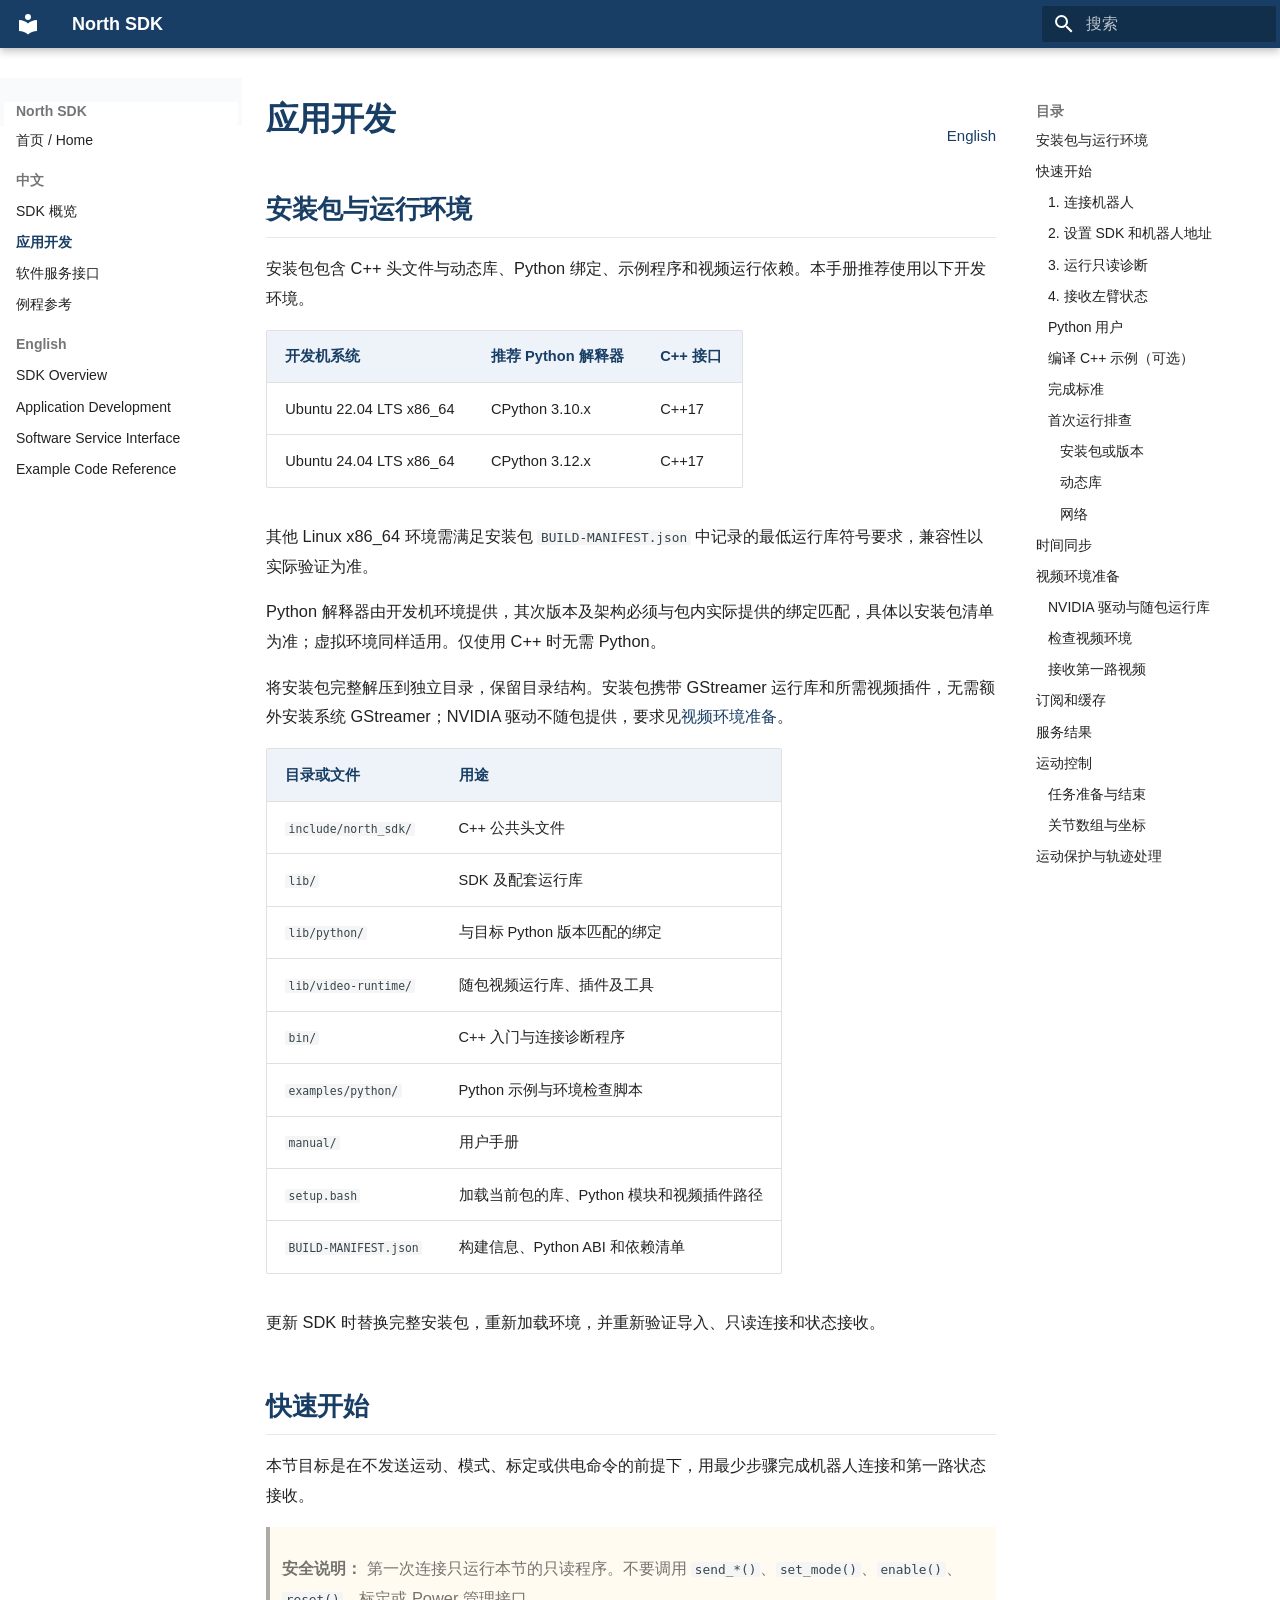
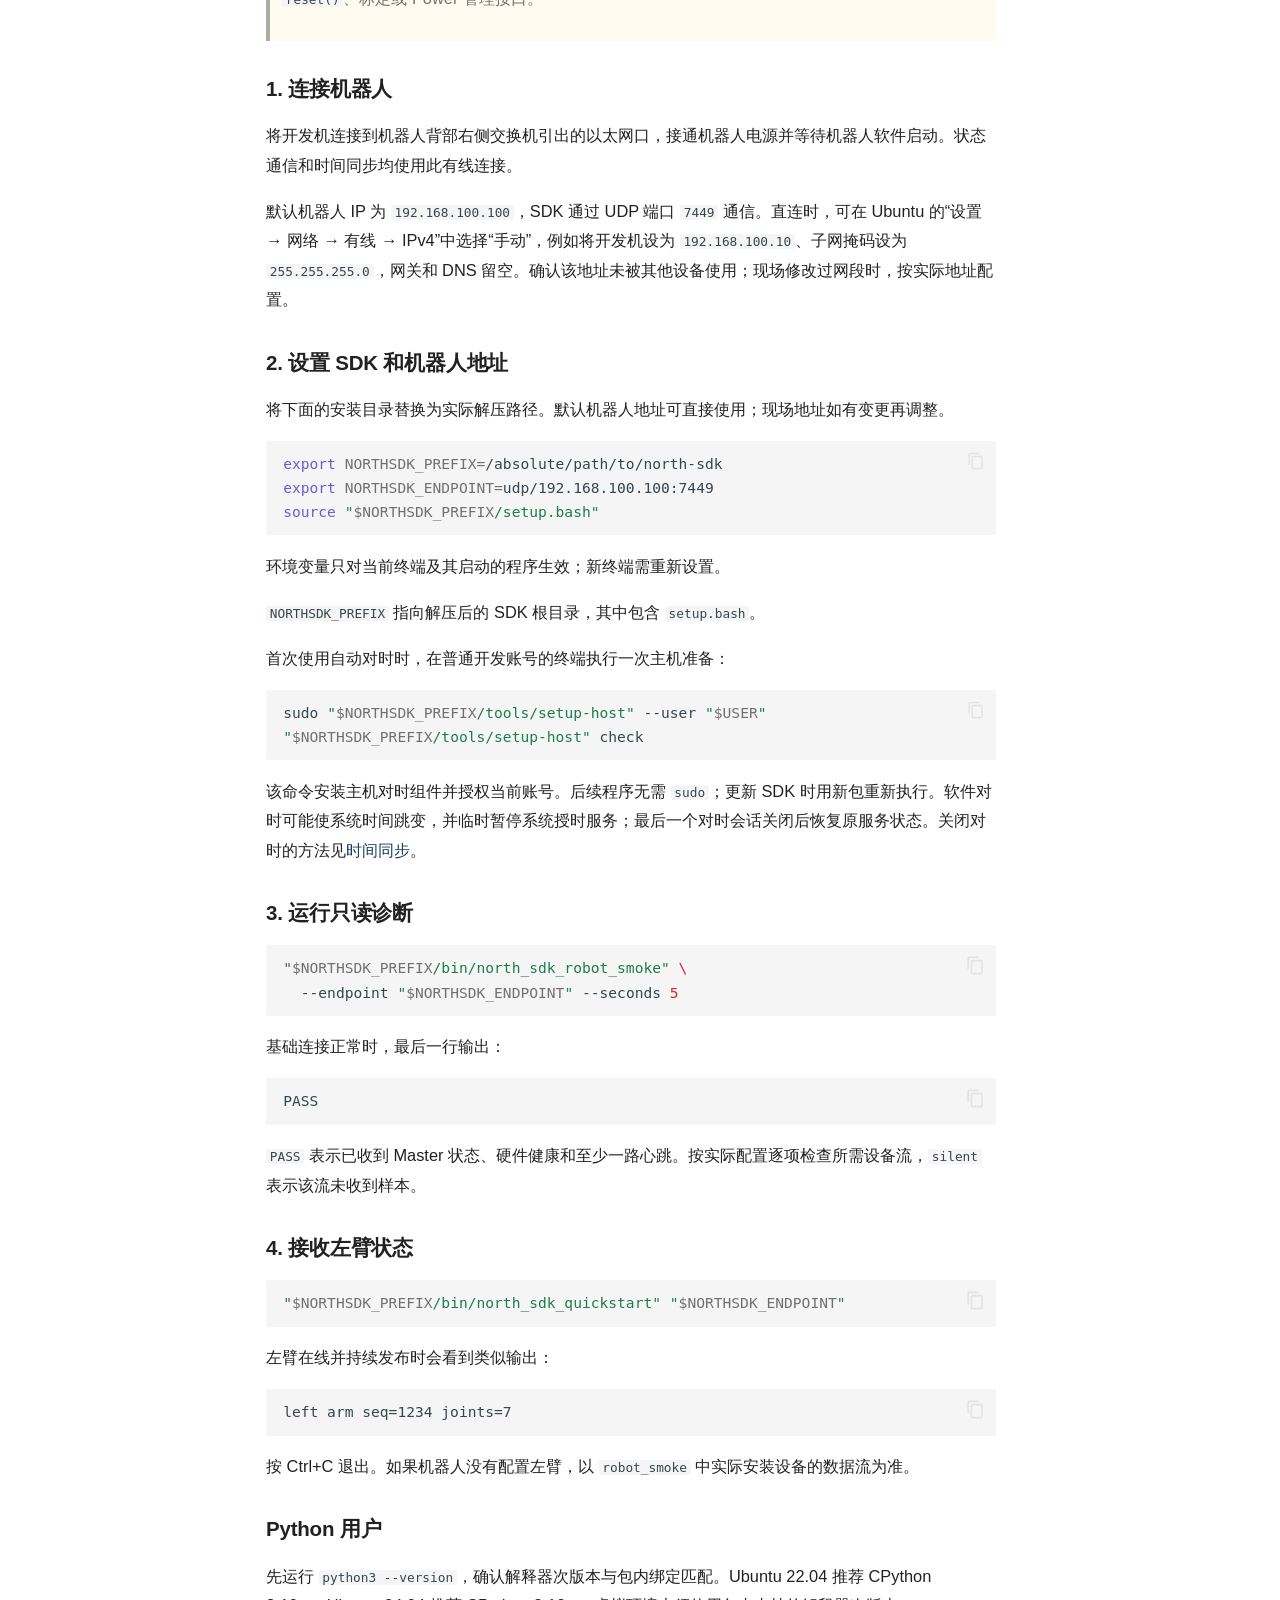
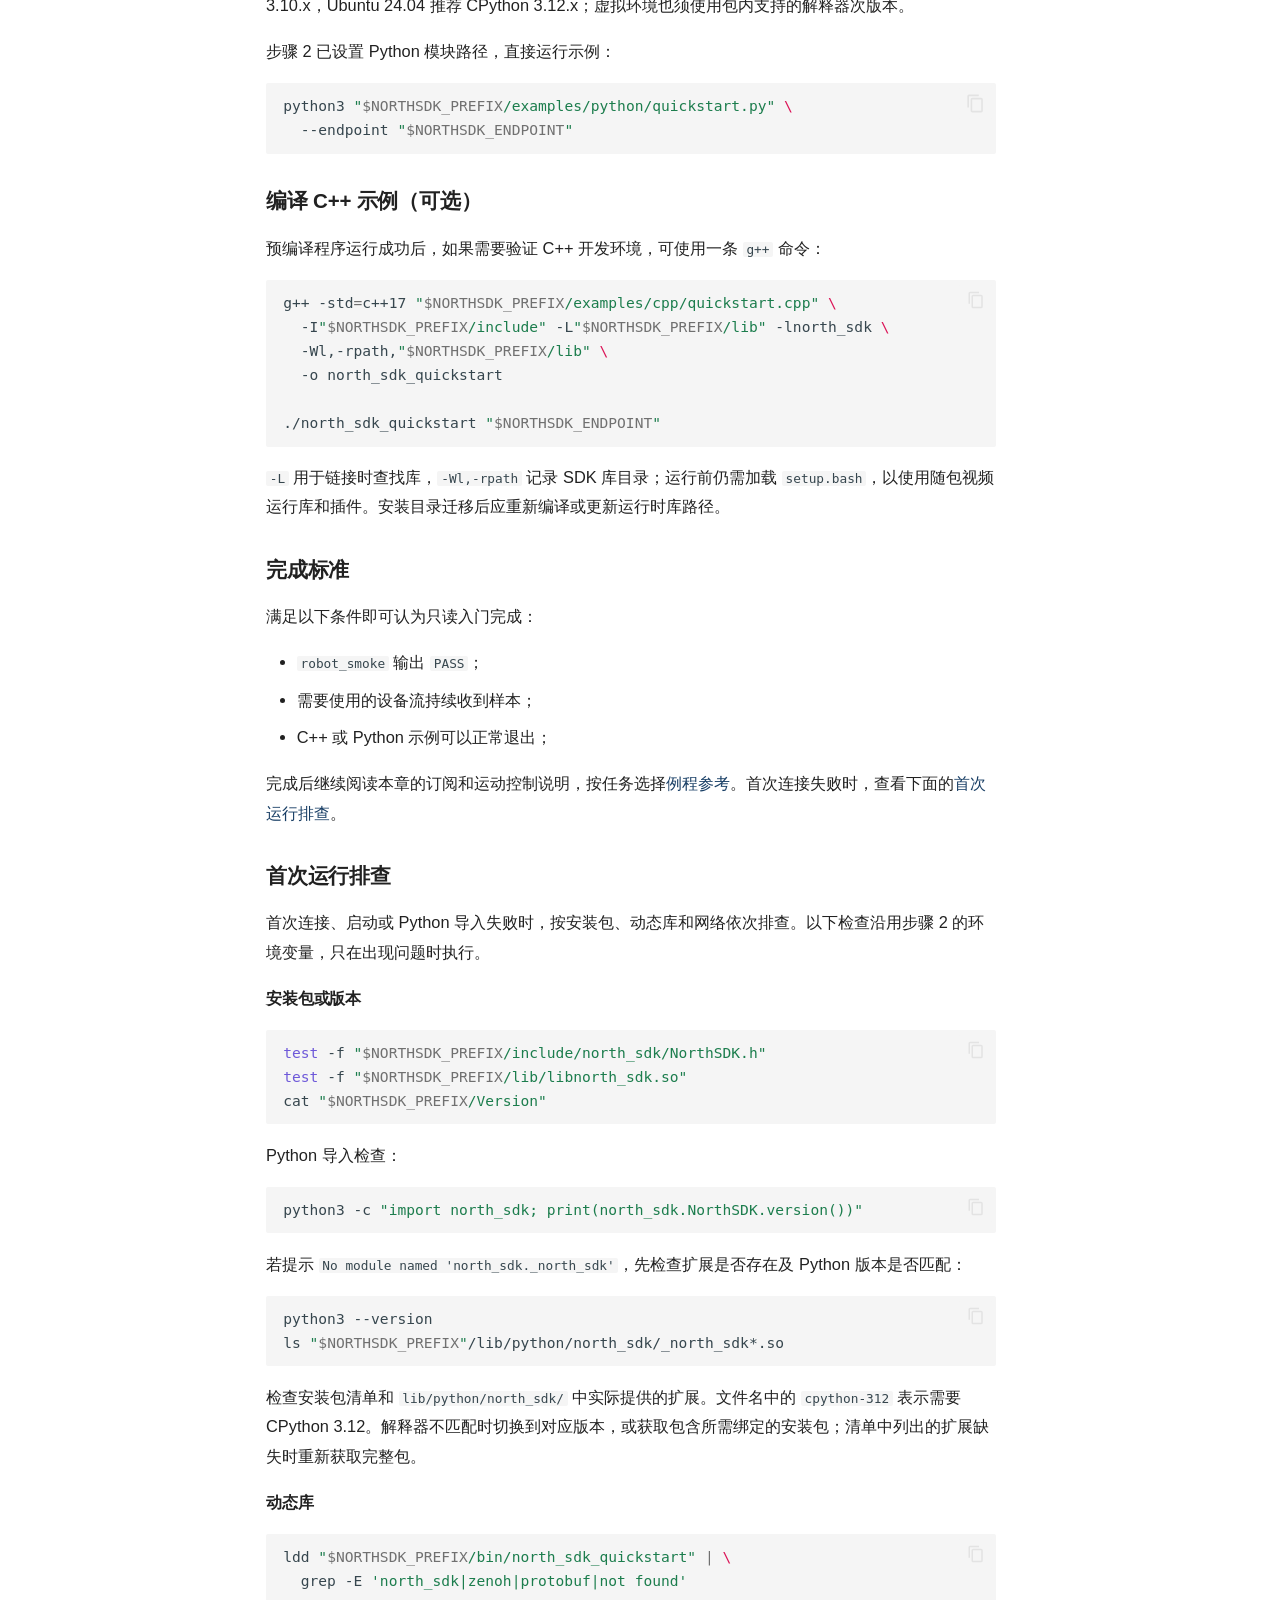
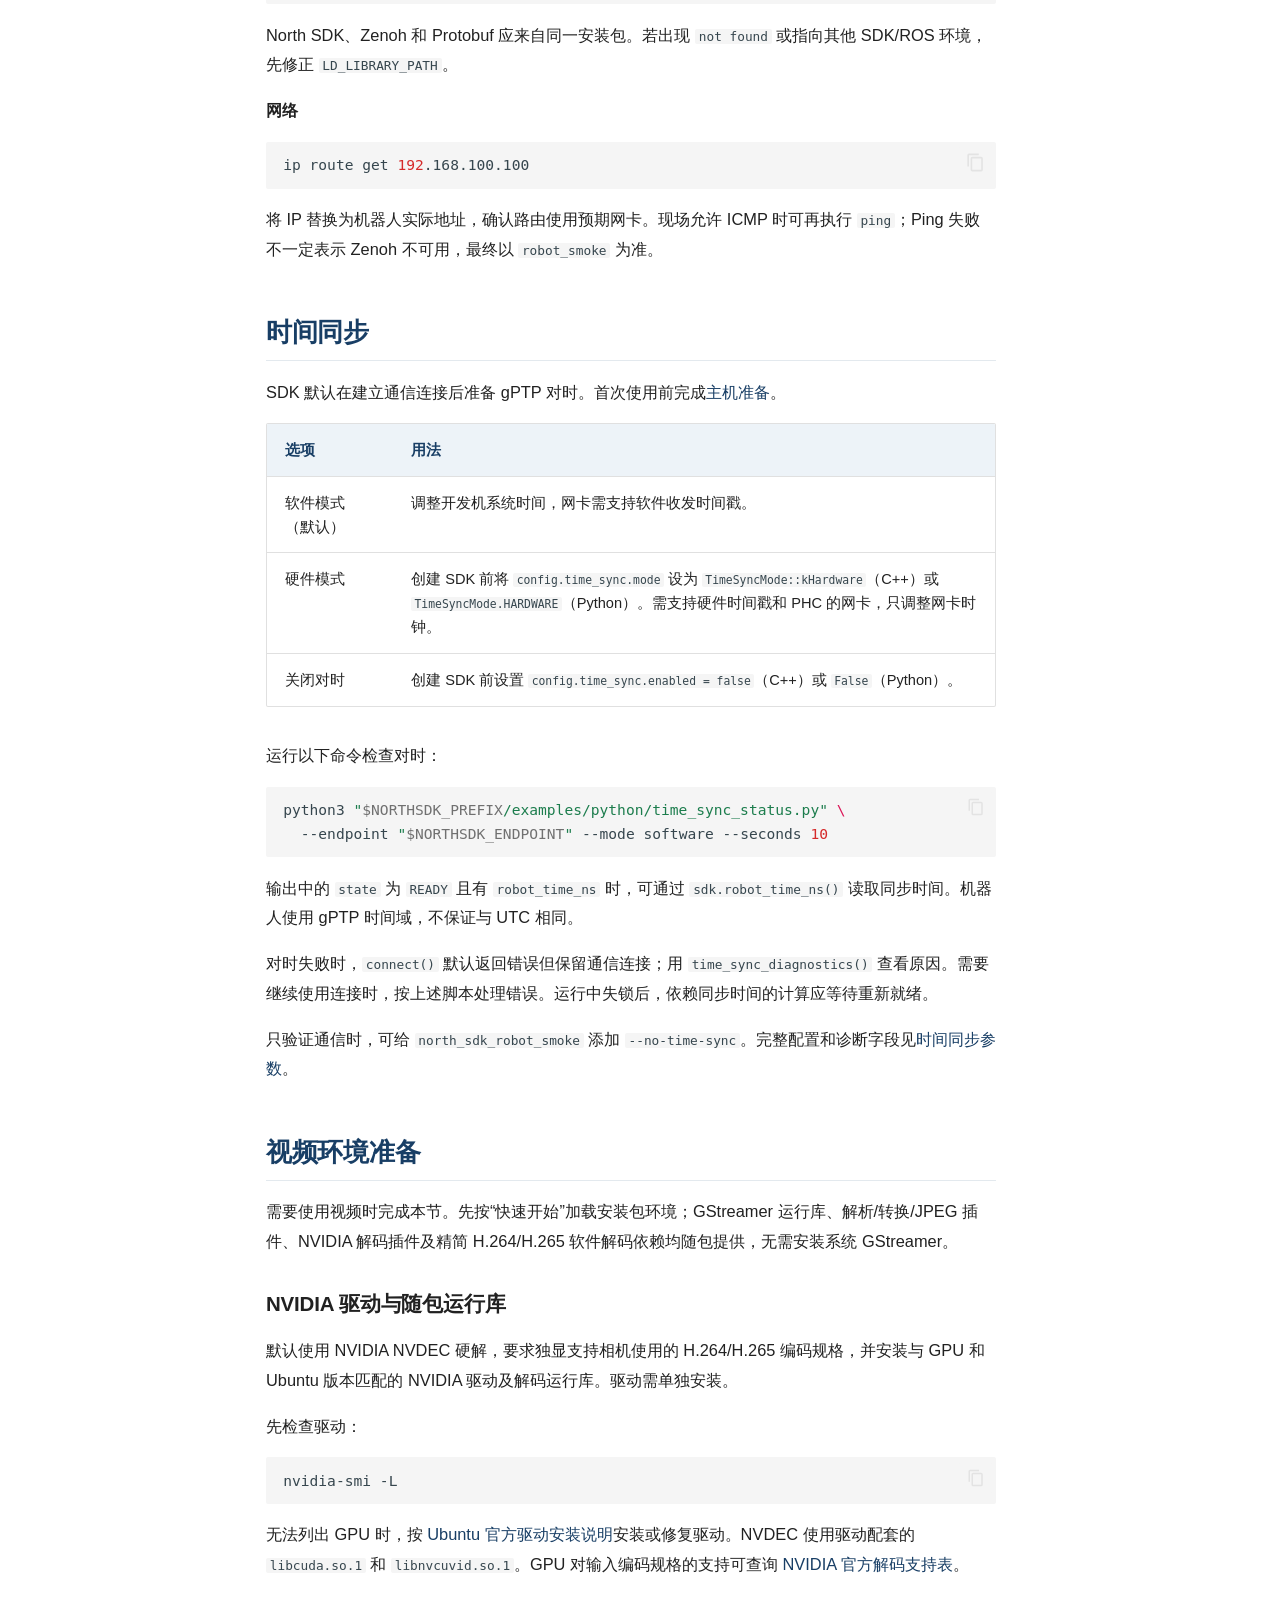
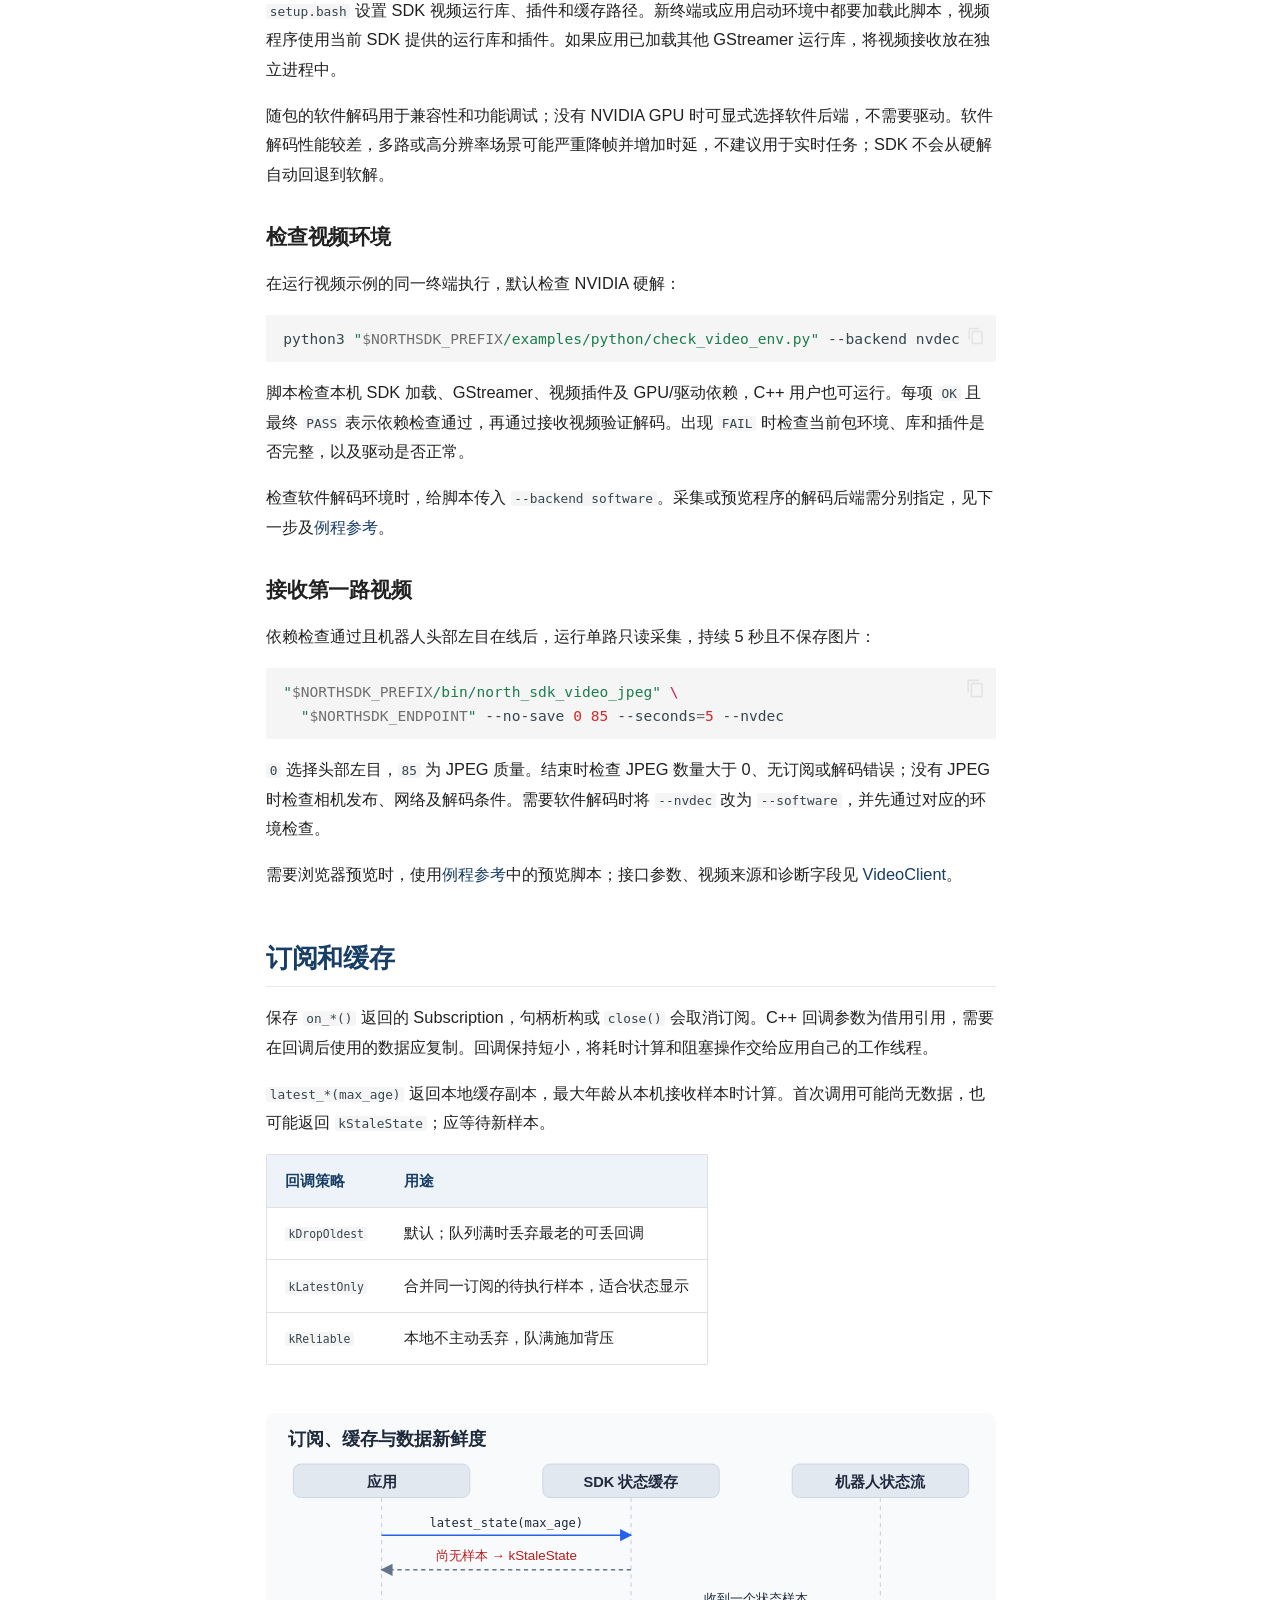
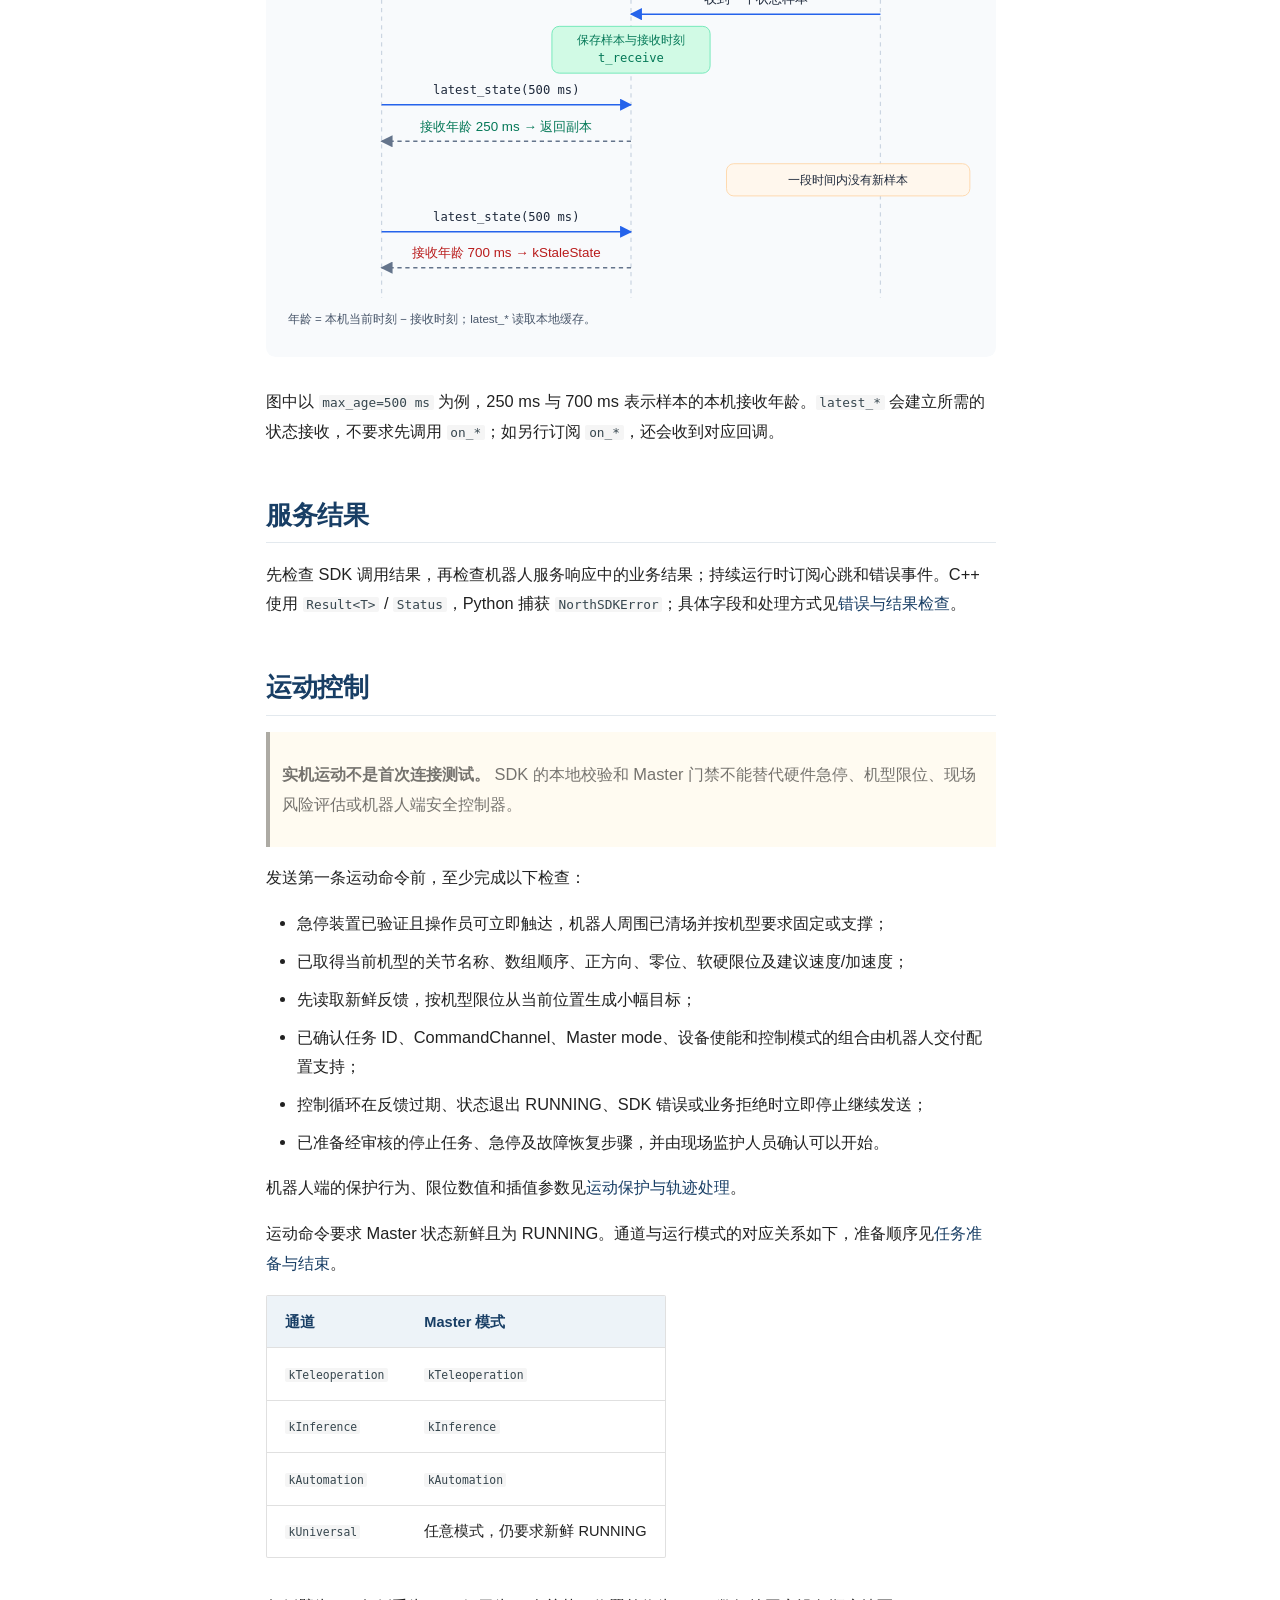
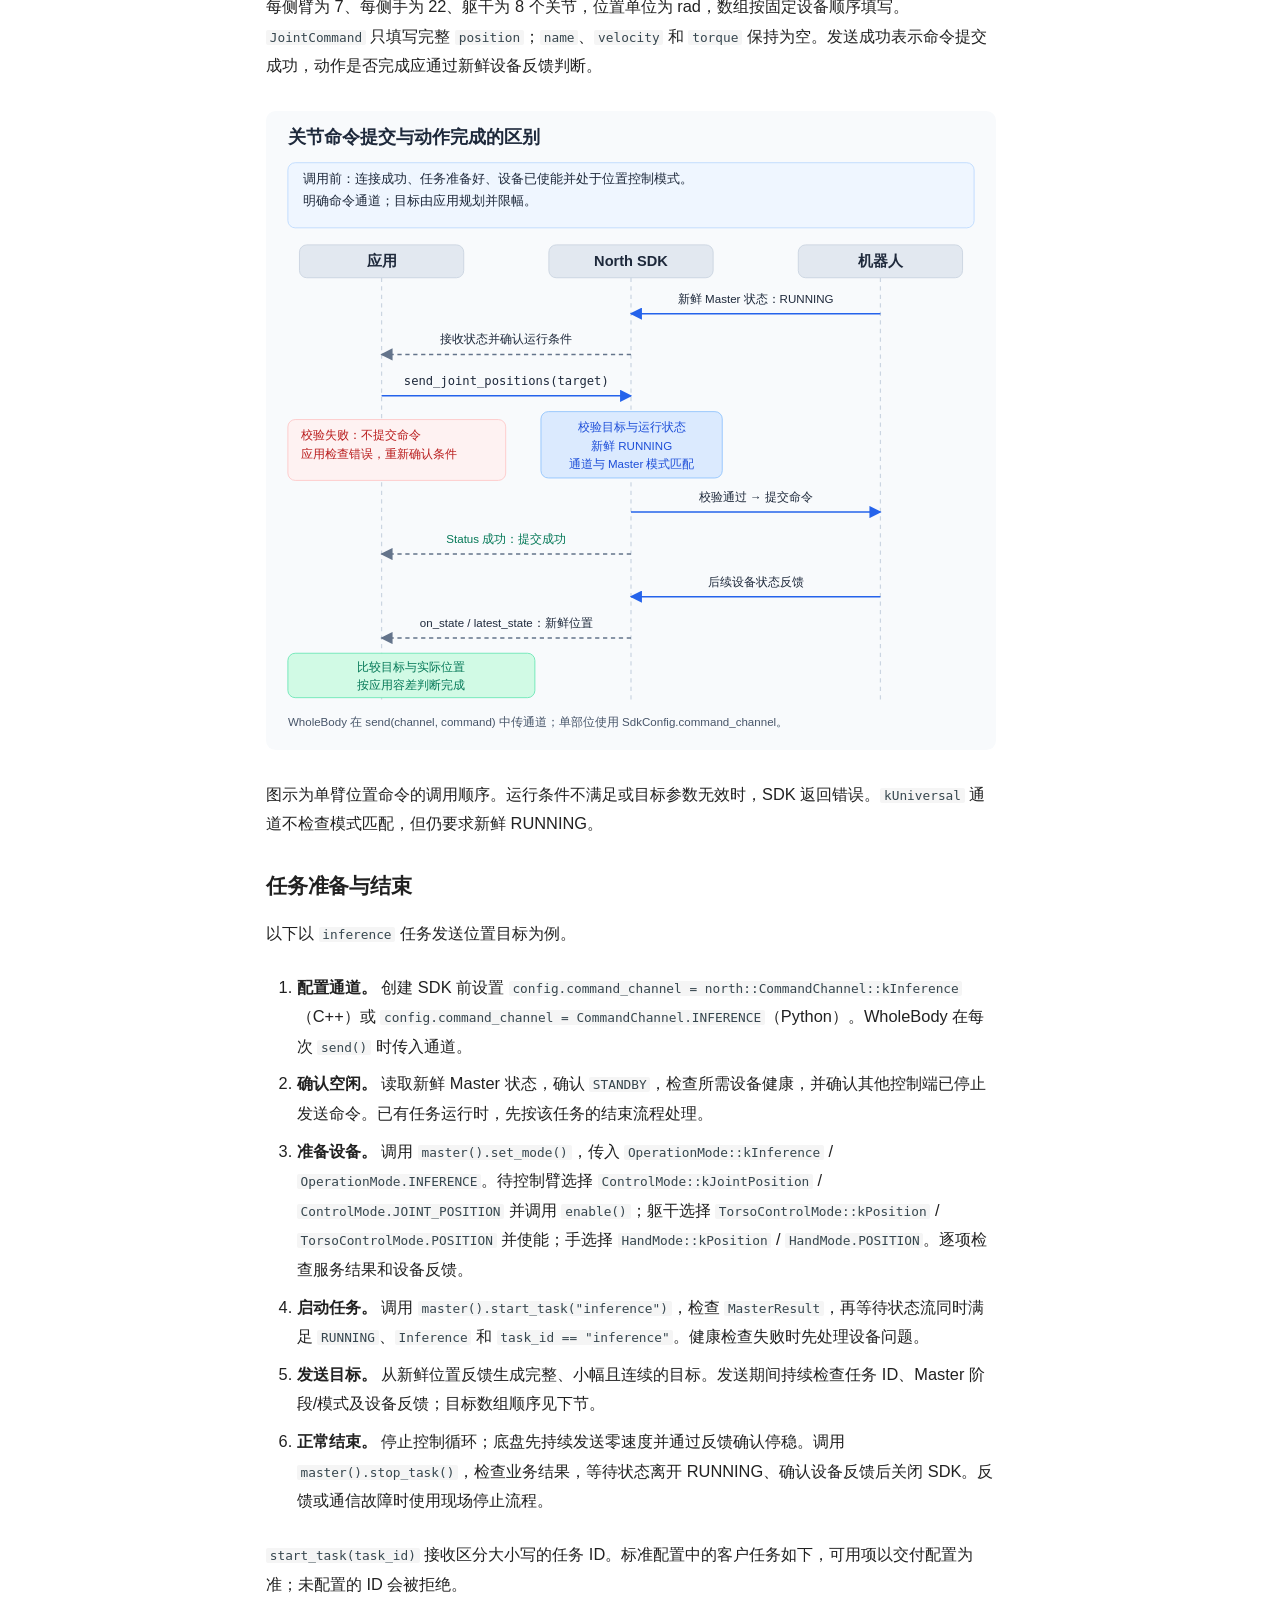
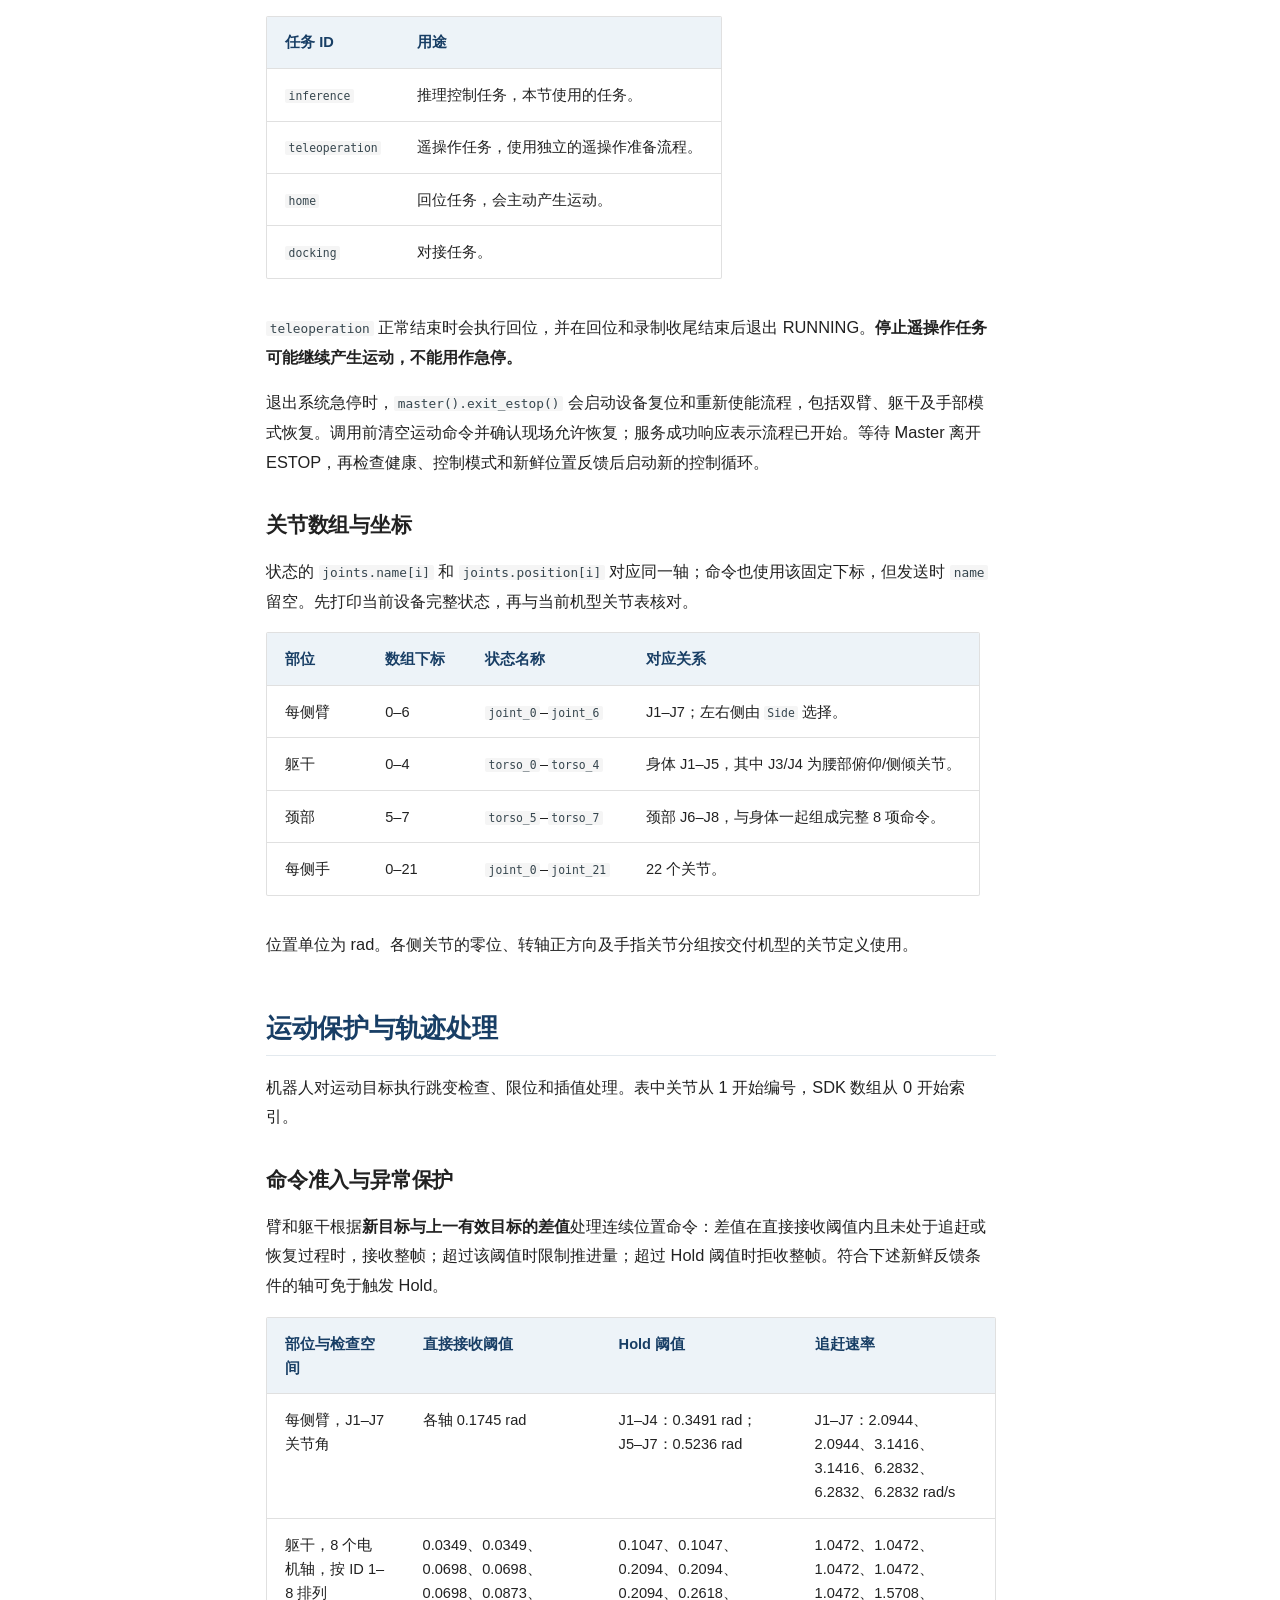
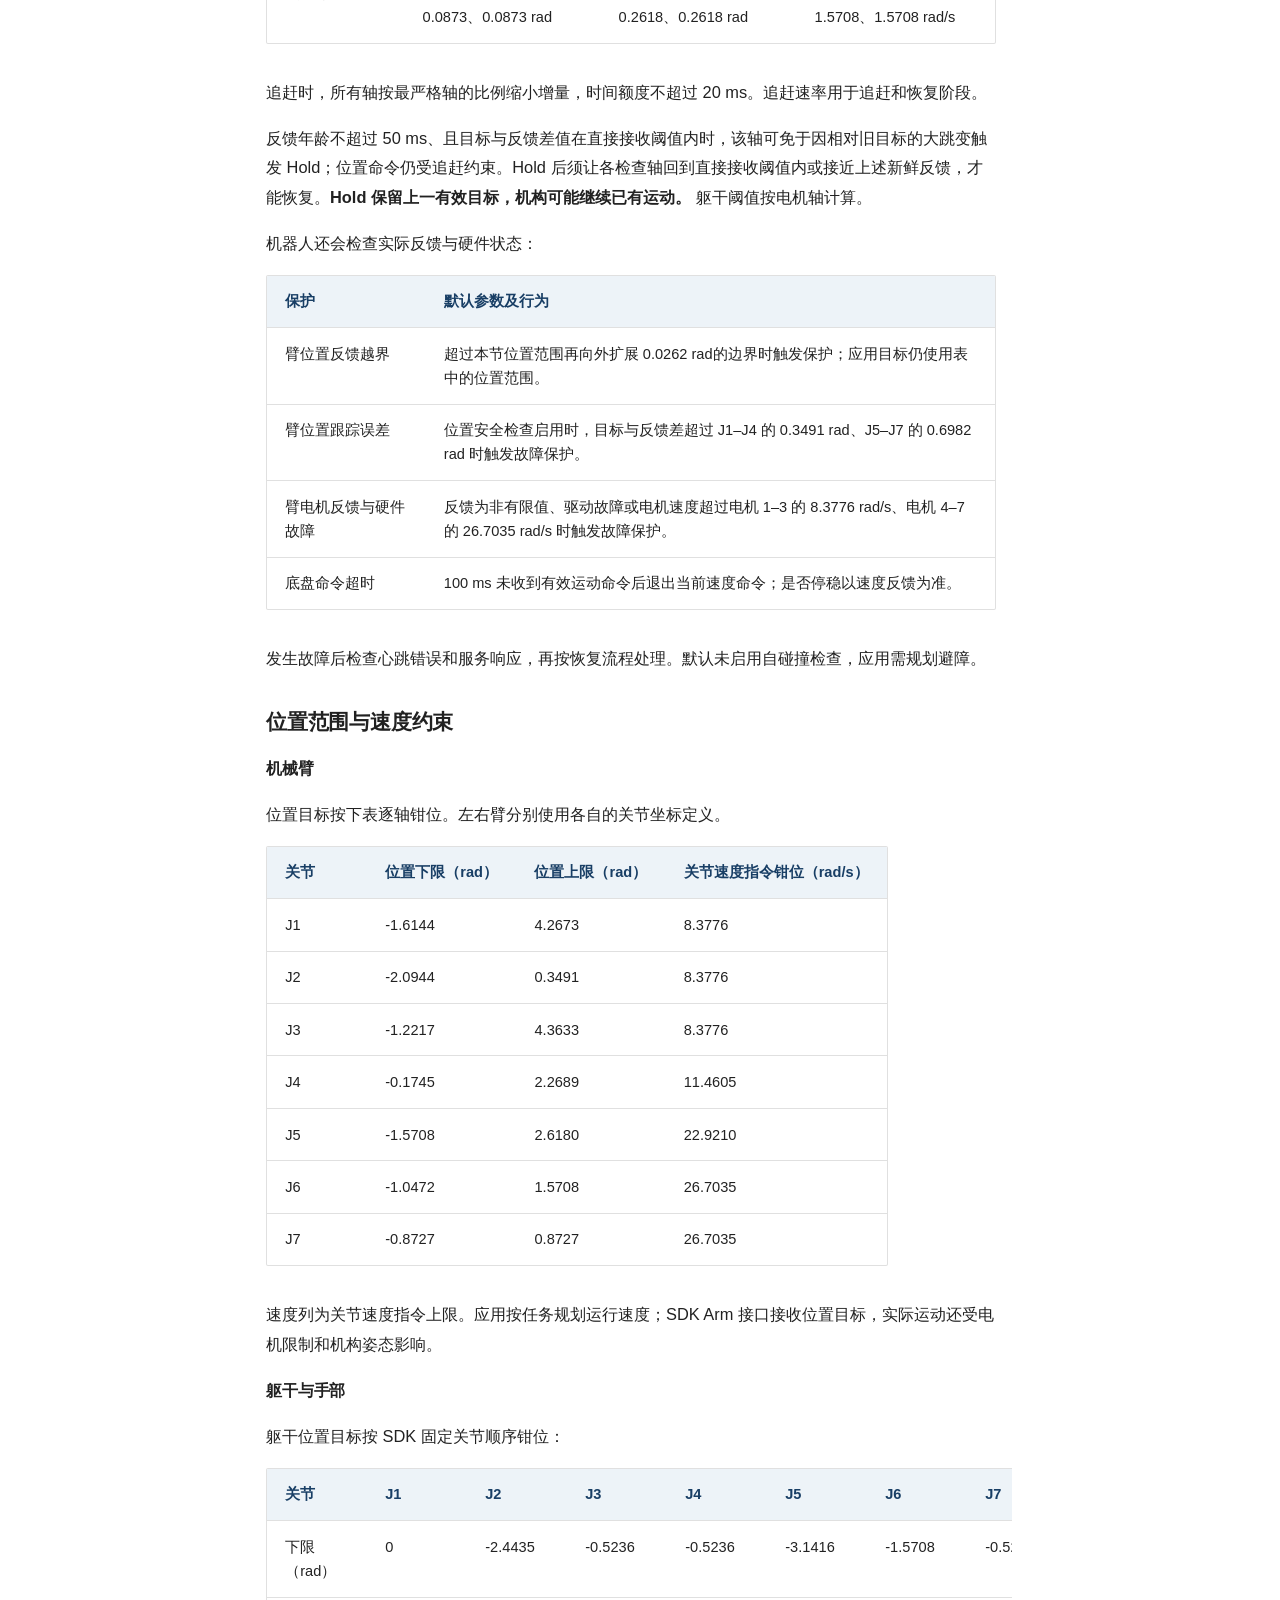
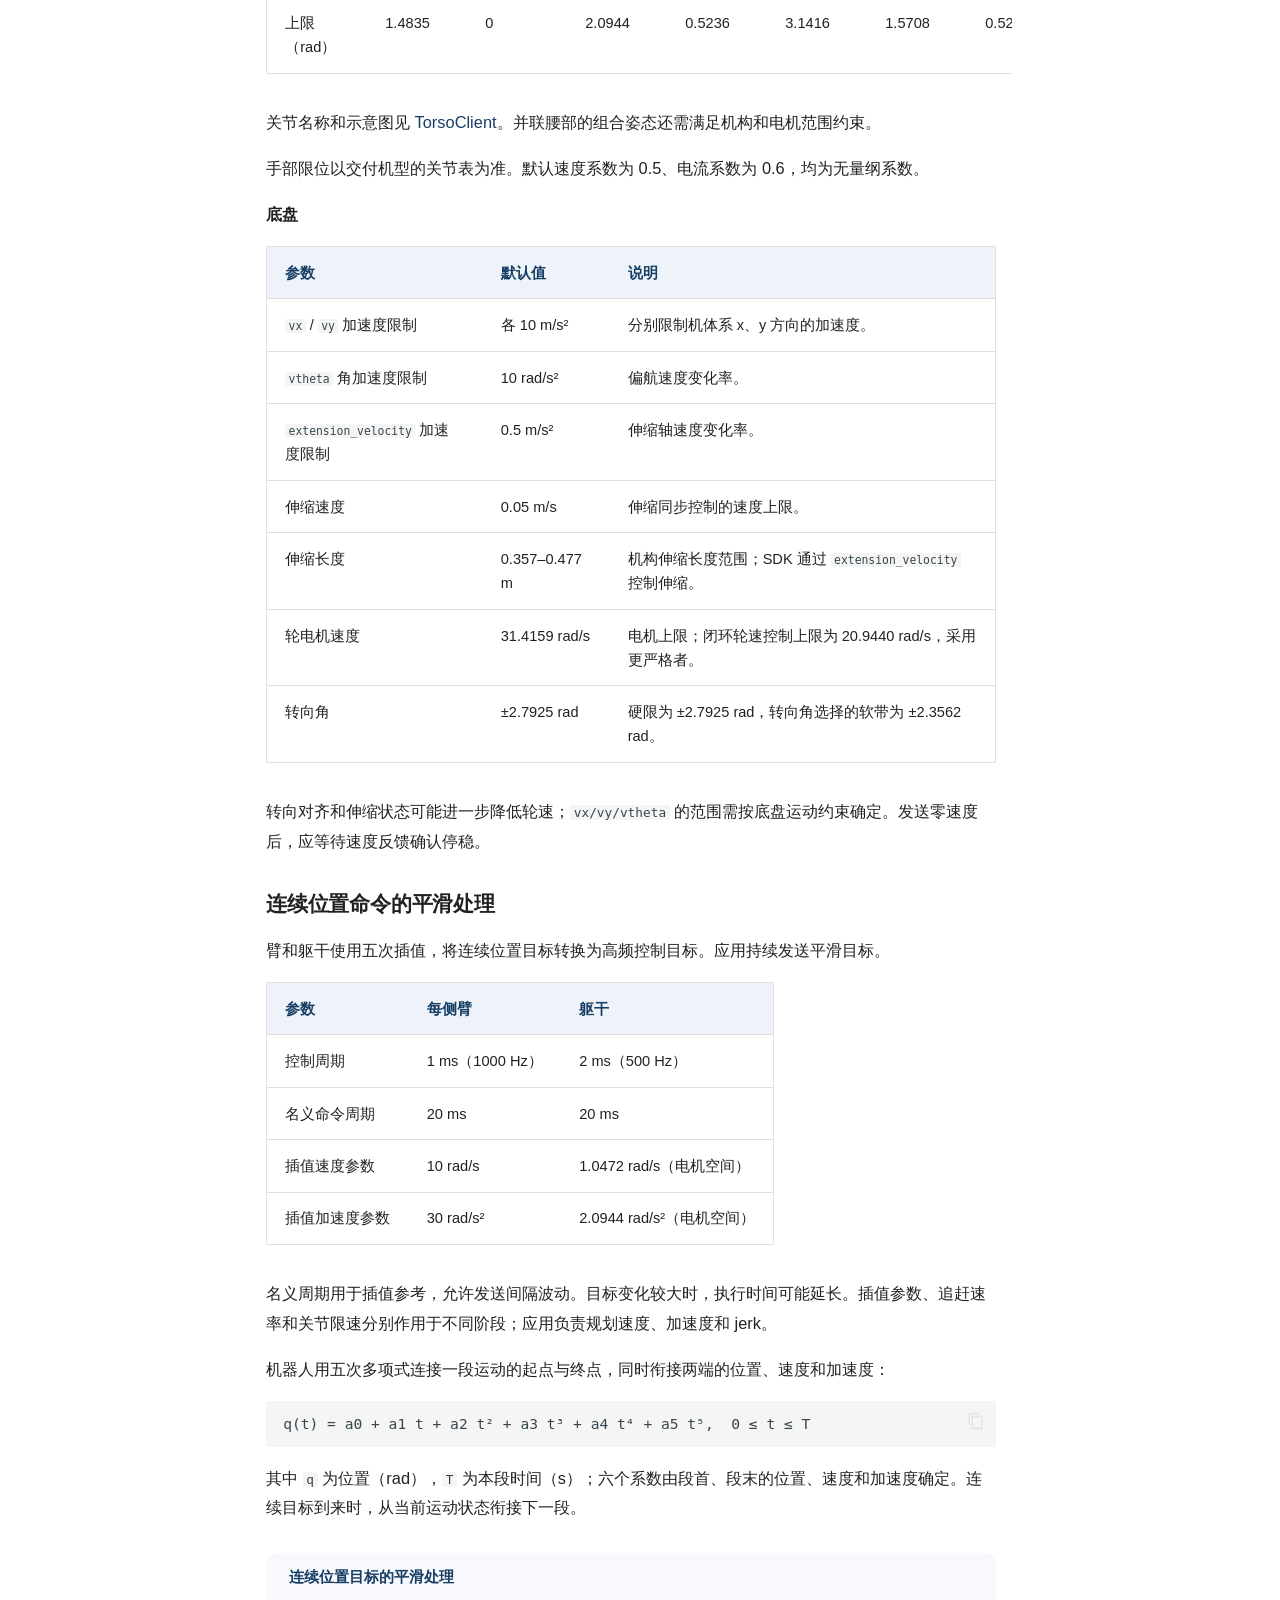
<file: manual/html/zh/development.html>
<!doctype html>
<html lang="zh" class="no-js">
  <head>
    
      <meta charset="utf-8">
      <meta name="viewport" content="width=device-width,initial-scale=1">
      
        <meta name="description" content="Sharpa North SDK 用户手册 / User Manual">
      
      
      
      
        <link rel="prev" href="overview.html">
      
      
        <link rel="next" href="api.html">
      
      
        
      
      
      <link rel="icon" href="../assets/images/favicon.png">
      <meta name="generator" content="mkdocs-1.6.1, mkdocs-material-9.7.7">
    
    
      
        <title>应用开发 - North SDK</title>
      
    
    
      <link rel="stylesheet" href="../assets/stylesheets/main.ec1eaa64.min.css">
      
        
        <link rel="stylesheet" href="../assets/stylesheets/palette.ab4e12ef.min.css">
      
      


    
    
      
        <script src="../assets/external/unpkg.com/iframe-worker/shim.js"></script>
      
    
    
      
    
    
      <link rel="stylesheet" href="../stylesheets/manual.css">
    
    <script>__md_scope=new URL("..",location),__md_hash=e=>[...e].reduce(((e,_)=>(e<<5)-e+_.charCodeAt(0)),0),__md_get=(e,_=localStorage,t=__md_scope)=>JSON.parse(_.getItem(t.pathname+"."+e)),__md_set=(e,_,t=localStorage,a=__md_scope)=>{try{t.setItem(a.pathname+"."+e,JSON.stringify(_))}catch(e){}}</script>
    
      

    
    
  </head>
  
  
    
    
    
    
    
    <body dir="ltr" data-md-color-scheme="default" data-md-color-primary="blue" data-md-color-accent="blue">
  
    
    <input class="md-toggle" data-md-toggle="drawer" type="checkbox" id="__drawer" autocomplete="off">
    <input class="md-toggle" data-md-toggle="search" type="checkbox" id="__search" autocomplete="off">
    <label class="md-overlay" for="__drawer"></label>
    <div data-md-component="skip">
      
        
        <a href="#应用开发" class="md-skip">
          跳转至
        </a>
      
    </div>
    <div data-md-component="announce">
      
    </div>
    
    
      

  

<header class="md-header md-header--shadow" data-md-component="header">
  <nav class="md-header__inner md-grid" aria-label="页眉">
    <a href="../index.html" title="North SDK" class="md-header__button md-logo" aria-label="North SDK" data-md-component="logo">
      
  
  <svg xmlns="http://www.w3.org/2000/svg" viewBox="0 0 24 24"><path d="M12 8a3 3 0 0 0 3-3 3 3 0 0 0-3-3 3 3 0 0 0-3 3 3 3 0 0 0 3 3m0 3.54C9.64 9.35 6.5 8 3 8v11c3.5 0 6.64 1.35 9 3.54 2.36-2.19 5.5-3.54 9-3.54V8c-3.5 0-6.64 1.35-9 3.54"/></svg>

    </a>
    <label class="md-header__button md-icon" for="__drawer">
      
      <svg xmlns="http://www.w3.org/2000/svg" viewBox="0 0 24 24"><path d="M3 6h18v2H3zm0 5h18v2H3zm0 5h18v2H3z"/></svg>
    </label>
    <div class="md-header__title" data-md-component="header-title">
      <div class="md-header__ellipsis">
        <div class="md-header__topic">
          <span class="md-ellipsis">
            North SDK
          </span>
        </div>
        <div class="md-header__topic" data-md-component="header-topic">
          <span class="md-ellipsis">
            
              应用开发
            
          </span>
        </div>
      </div>
    </div>
    
      
    
    
    
    
      
      
        <label class="md-header__button md-icon" for="__search">
          
          <svg xmlns="http://www.w3.org/2000/svg" viewBox="0 0 24 24"><path d="M9.5 3A6.5 6.5 0 0 1 16 9.5c0 1.61-.59 3.09-1.56 4.23l.27.27h.79l5 5-1.5 1.5-5-5v-.79l-.27-.27A6.52 6.52 0 0 1 9.5 16 6.5 6.5 0 0 1 3 9.5 6.5 6.5 0 0 1 9.5 3m0 2C7 5 5 7 5 9.5S7 14 9.5 14 14 12 14 9.5 12 5 9.5 5"/></svg>
        </label>
        <div class="md-search" data-md-component="search" role="dialog">
  <label class="md-search__overlay" for="__search"></label>
  <div class="md-search__inner" role="search">
    <form class="md-search__form" name="search">
      <input type="text" class="md-search__input" name="query" aria-label="搜索" placeholder="搜索" autocapitalize="off" autocorrect="off" autocomplete="off" spellcheck="false" data-md-component="search-query" required>
      <label class="md-search__icon md-icon" for="__search">
        
        <svg xmlns="http://www.w3.org/2000/svg" viewBox="0 0 24 24"><path d="M9.5 3A6.5 6.5 0 0 1 16 9.5c0 1.61-.59 3.09-1.56 4.23l.27.27h.79l5 5-1.5 1.5-5-5v-.79l-.27-.27A6.52 6.52 0 0 1 9.5 16 6.5 6.5 0 0 1 3 9.5 6.5 6.5 0 0 1 9.5 3m0 2C7 5 5 7 5 9.5S7 14 9.5 14 14 12 14 9.5 12 5 9.5 5"/></svg>
        
        <svg xmlns="http://www.w3.org/2000/svg" viewBox="0 0 24 24"><path d="M20 11v2H8l5.5 5.5-1.42 1.42L4.16 12l7.92-7.92L13.5 5.5 8 11z"/></svg>
      </label>
      <nav class="md-search__options" aria-label="查找">
        
        <button type="reset" class="md-search__icon md-icon" title="清空当前内容" aria-label="清空当前内容" tabindex="-1">
          
          <svg xmlns="http://www.w3.org/2000/svg" viewBox="0 0 24 24"><path d="M19 6.41 17.59 5 12 10.59 6.41 5 5 6.41 10.59 12 5 17.59 6.41 19 12 13.41 17.59 19 19 17.59 13.41 12z"/></svg>
        </button>
      </nav>
      
        <div class="md-search__suggest" data-md-component="search-suggest"></div>
      
    </form>
    <div class="md-search__output">
      <div class="md-search__scrollwrap" tabindex="0" data-md-scrollfix>
        <div class="md-search-result" data-md-component="search-result">
          <div class="md-search-result__meta">
            正在初始化搜索引擎
          </div>
          <ol class="md-search-result__list" role="presentation"></ol>
        </div>
      </div>
    </div>
  </div>
</div>
      
    
    
  </nav>
  
</header>
    
    <div class="md-container" data-md-component="container">
      
      
        
          
        
      
      <main class="md-main" data-md-component="main">
        <div class="md-main__inner md-grid">
          
            
              
              <div class="md-sidebar md-sidebar--primary" data-md-component="sidebar" data-md-type="navigation" >
                <div class="md-sidebar__scrollwrap">
                  <div class="md-sidebar__inner">
                    



<nav class="md-nav md-nav--primary" aria-label="导航栏" data-md-level="0">
  <label class="md-nav__title" for="__drawer">
    <a href="../index.html" title="North SDK" class="md-nav__button md-logo" aria-label="North SDK" data-md-component="logo">
      
  
  <svg xmlns="http://www.w3.org/2000/svg" viewBox="0 0 24 24"><path d="M12 8a3 3 0 0 0 3-3 3 3 0 0 0-3-3 3 3 0 0 0-3 3 3 3 0 0 0 3 3m0 3.54C9.64 9.35 6.5 8 3 8v11c3.5 0 6.64 1.35 9 3.54 2.36-2.19 5.5-3.54 9-3.54V8c-3.5 0-6.64 1.35-9 3.54"/></svg>

    </a>
    North SDK
  </label>
  
  <ul class="md-nav__list" data-md-scrollfix>
    
      
      
  
  
  
  
    <li class="md-nav__item">
      <a href="../index.html" class="md-nav__link">
        
  
  
  <span class="md-ellipsis">
    
  
    首页 / Home
  

    
  </span>
  
  

      </a>
    </li>
  

    
      
      
  
  
    
  
  
  
    
    
    
    
      
        
        
      
    
    
    <li class="md-nav__item md-nav__item--active md-nav__item--section md-nav__item--nested">
      
        
        
        <input class="md-nav__toggle md-toggle " type="checkbox" id="__nav_2" checked>
        
          
          <label class="md-nav__link" for="__nav_2" id="__nav_2_label" tabindex="">
            
  
  
  <span class="md-ellipsis">
    
  
    中文
  

    
  </span>
  
  

            <span class="md-nav__icon md-icon"></span>
          </label>
        
        <nav class="md-nav" data-md-level="1" aria-labelledby="__nav_2_label" aria-expanded="true">
          <label class="md-nav__title" for="__nav_2">
            <span class="md-nav__icon md-icon"></span>
            
  
    中文
  

          </label>
          <ul class="md-nav__list" data-md-scrollfix>
            
              
                
  
  
  
  
    <li class="md-nav__item">
      <a href="overview.html" class="md-nav__link">
        
  
  
  <span class="md-ellipsis">
    
  
    SDK 概览
  

    
  </span>
  
  

      </a>
    </li>
  

              
            
              
                
  
  
    
  
  
  
    <li class="md-nav__item md-nav__item--active">
      
      <input class="md-nav__toggle md-toggle" type="checkbox" id="__toc">
      
      
        
      
      
        <label class="md-nav__link md-nav__link--active" for="__toc">
          
  
  
  <span class="md-ellipsis">
    
  
    应用开发
  

    
  </span>
  
  

          <span class="md-nav__icon md-icon"></span>
        </label>
      
      <a href="development.html" class="md-nav__link md-nav__link--active">
        
  
  
  <span class="md-ellipsis">
    
  
    应用开发
  

    
  </span>
  
  

      </a>
      
        

<nav class="md-nav md-nav--secondary" aria-label="目录">
  
  
  
    
  
  
    <label class="md-nav__title" for="__toc">
      <span class="md-nav__icon md-icon"></span>
      目录
    </label>
    <ul class="md-nav__list" data-md-component="toc" data-md-scrollfix>
      
        <li class="md-nav__item">
  <a href="#安装包与运行环境" class="md-nav__link">
    <span class="md-ellipsis">
      
        安装包与运行环境
      
    </span>
  </a>
  
</li>
      
        <li class="md-nav__item">
  <a href="#快速开始" class="md-nav__link">
    <span class="md-ellipsis">
      
        快速开始
      
    </span>
  </a>
  
    <nav class="md-nav" aria-label="快速开始">
      <ul class="md-nav__list">
        
          <li class="md-nav__item">
  <a href="#1-连接机器人" class="md-nav__link">
    <span class="md-ellipsis">
      
        1. 连接机器人
      
    </span>
  </a>
  
</li>
        
          <li class="md-nav__item">
  <a href="#2-设置-sdk-和机器人地址" class="md-nav__link">
    <span class="md-ellipsis">
      
        2. 设置 SDK 和机器人地址
      
    </span>
  </a>
  
</li>
        
          <li class="md-nav__item">
  <a href="#3-运行只读诊断" class="md-nav__link">
    <span class="md-ellipsis">
      
        3. 运行只读诊断
      
    </span>
  </a>
  
</li>
        
          <li class="md-nav__item">
  <a href="#4-接收左臂状态" class="md-nav__link">
    <span class="md-ellipsis">
      
        4. 接收左臂状态
      
    </span>
  </a>
  
</li>
        
          <li class="md-nav__item">
  <a href="#python-用户" class="md-nav__link">
    <span class="md-ellipsis">
      
        Python 用户
      
    </span>
  </a>
  
</li>
        
          <li class="md-nav__item">
  <a href="#编译-c-示例可选" class="md-nav__link">
    <span class="md-ellipsis">
      
        编译 C++ 示例（可选）
      
    </span>
  </a>
  
</li>
        
          <li class="md-nav__item">
  <a href="#完成标准" class="md-nav__link">
    <span class="md-ellipsis">
      
        完成标准
      
    </span>
  </a>
  
</li>
        
          <li class="md-nav__item">
  <a href="#首次运行排查" class="md-nav__link">
    <span class="md-ellipsis">
      
        首次运行排查
      
    </span>
  </a>
  
    <nav class="md-nav" aria-label="首次运行排查">
      <ul class="md-nav__list">
        
          <li class="md-nav__item">
  <a href="#安装包或版本" class="md-nav__link">
    <span class="md-ellipsis">
      
        安装包或版本
      
    </span>
  </a>
  
</li>
        
          <li class="md-nav__item">
  <a href="#动态库" class="md-nav__link">
    <span class="md-ellipsis">
      
        动态库
      
    </span>
  </a>
  
</li>
        
          <li class="md-nav__item">
  <a href="#网络" class="md-nav__link">
    <span class="md-ellipsis">
      
        网络
      
    </span>
  </a>
  
</li>
        
      </ul>
    </nav>
  
</li>
        
      </ul>
    </nav>
  
</li>
      
        <li class="md-nav__item">
  <a href="#时间同步" class="md-nav__link">
    <span class="md-ellipsis">
      
        时间同步
      
    </span>
  </a>
  
</li>
      
        <li class="md-nav__item">
  <a href="#视频环境准备" class="md-nav__link">
    <span class="md-ellipsis">
      
        视频环境准备
      
    </span>
  </a>
  
    <nav class="md-nav" aria-label="视频环境准备">
      <ul class="md-nav__list">
        
          <li class="md-nav__item">
  <a href="#nvidia-驱动与随包运行库" class="md-nav__link">
    <span class="md-ellipsis">
      
        NVIDIA 驱动与随包运行库
      
    </span>
  </a>
  
</li>
        
          <li class="md-nav__item">
  <a href="#检查视频环境" class="md-nav__link">
    <span class="md-ellipsis">
      
        检查视频环境
      
    </span>
  </a>
  
</li>
        
          <li class="md-nav__item">
  <a href="#接收第一路视频" class="md-nav__link">
    <span class="md-ellipsis">
      
        接收第一路视频
      
    </span>
  </a>
  
</li>
        
      </ul>
    </nav>
  
</li>
      
        <li class="md-nav__item">
  <a href="#订阅和缓存" class="md-nav__link">
    <span class="md-ellipsis">
      
        订阅和缓存
      
    </span>
  </a>
  
</li>
      
        <li class="md-nav__item">
  <a href="#服务结果" class="md-nav__link">
    <span class="md-ellipsis">
      
        服务结果
      
    </span>
  </a>
  
</li>
      
        <li class="md-nav__item">
  <a href="#运动控制" class="md-nav__link">
    <span class="md-ellipsis">
      
        运动控制
      
    </span>
  </a>
  
    <nav class="md-nav" aria-label="运动控制">
      <ul class="md-nav__list">
        
          <li class="md-nav__item">
  <a href="#任务准备与结束" class="md-nav__link">
    <span class="md-ellipsis">
      
        任务准备与结束
      
    </span>
  </a>
  
</li>
        
          <li class="md-nav__item">
  <a href="#关节数组与坐标" class="md-nav__link">
    <span class="md-ellipsis">
      
        关节数组与坐标
      
    </span>
  </a>
  
</li>
        
      </ul>
    </nav>
  
</li>
      
        <li class="md-nav__item">
  <a href="#运动保护与轨迹处理" class="md-nav__link">
    <span class="md-ellipsis">
      
        运动保护与轨迹处理
      
    </span>
  </a>
  
    <nav class="md-nav" aria-label="运动保护与轨迹处理">
      <ul class="md-nav__list">
        
          <li class="md-nav__item">
  <a href="#命令准入与异常保护" class="md-nav__link">
    <span class="md-ellipsis">
      
        命令准入与异常保护
      
    </span>
  </a>
  
</li>
        
          <li class="md-nav__item">
  <a href="#位置范围与速度约束" class="md-nav__link">
    <span class="md-ellipsis">
      
        位置范围与速度约束
      
    </span>
  </a>
  
    <nav class="md-nav" aria-label="位置范围与速度约束">
      <ul class="md-nav__list">
        
          <li class="md-nav__item">
  <a href="#机械臂" class="md-nav__link">
    <span class="md-ellipsis">
      
        机械臂
      
    </span>
  </a>
  
</li>
        
          <li class="md-nav__item">
  <a href="#躯干与手部" class="md-nav__link">
    <span class="md-ellipsis">
      
        躯干与手部
      
    </span>
  </a>
  
</li>
        
          <li class="md-nav__item">
  <a href="#底盘" class="md-nav__link">
    <span class="md-ellipsis">
      
        底盘
      
    </span>
  </a>
  
</li>
        
      </ul>
    </nav>
  
</li>
        
          <li class="md-nav__item">
  <a href="#连续位置命令的平滑处理" class="md-nav__link">
    <span class="md-ellipsis">
      
        连续位置命令的平滑处理
      
    </span>
  </a>
  
</li>
        
      </ul>
    </nav>
  
</li>
      
        <li class="md-nav__item">
  <a href="#关闭与重连" class="md-nav__link">
    <span class="md-ellipsis">
      
        关闭与重连
      
    </span>
  </a>
  
</li>
      
        <li class="md-nav__item">
  <a href="#故障定位" class="md-nav__link">
    <span class="md-ellipsis">
      
        故障定位
      
    </span>
  </a>
  
</li>
      
    </ul>
  
</nav>
      
    </li>
  

              
            
              
                
  
  
  
  
    <li class="md-nav__item">
      <a href="api.html" class="md-nav__link">
        
  
  
  <span class="md-ellipsis">
    
  
    软件服务接口
  

    
  </span>
  
  

      </a>
    </li>
  

              
            
              
                
  
  
  
  
    <li class="md-nav__item">
      <a href="examples.html" class="md-nav__link">
        
  
  
  <span class="md-ellipsis">
    
  
    例程参考
  

    
  </span>
  
  

      </a>
    </li>
  

              
            
          </ul>
        </nav>
      
    </li>
  

    
      
      
  
  
  
  
    
    
    
    
      
        
        
      
    
    
    <li class="md-nav__item md-nav__item--section md-nav__item--nested">
      
        
        
        <input class="md-nav__toggle md-toggle " type="checkbox" id="__nav_3" >
        
          
          <label class="md-nav__link" for="__nav_3" id="__nav_3_label" tabindex="">
            
  
  
  <span class="md-ellipsis">
    
  
    English
  

    
  </span>
  
  

            <span class="md-nav__icon md-icon"></span>
          </label>
        
        <nav class="md-nav" data-md-level="1" aria-labelledby="__nav_3_label" aria-expanded="false">
          <label class="md-nav__title" for="__nav_3">
            <span class="md-nav__icon md-icon"></span>
            
  
    English
  

          </label>
          <ul class="md-nav__list" data-md-scrollfix>
            
              
                
  
  
  
  
    <li class="md-nav__item">
      <a href="../en/overview.html" class="md-nav__link">
        
  
  
  <span class="md-ellipsis">
    
  
    SDK Overview
  

    
  </span>
  
  

      </a>
    </li>
  

              
            
              
                
  
  
  
  
    <li class="md-nav__item">
      <a href="../en/development.html" class="md-nav__link">
        
  
  
  <span class="md-ellipsis">
    
  
    Application Development
  

    
  </span>
  
  

      </a>
    </li>
  

              
            
              
                
  
  
  
  
    <li class="md-nav__item">
      <a href="../en/api.html" class="md-nav__link">
        
  
  
  <span class="md-ellipsis">
    
  
    Software Service Interface
  

    
  </span>
  
  

      </a>
    </li>
  

              
            
              
                
  
  
  
  
    <li class="md-nav__item">
      <a href="../en/examples.html" class="md-nav__link">
        
  
  
  <span class="md-ellipsis">
    
  
    Example Code Reference
  

    
  </span>
  
  

      </a>
    </li>
  

              
            
          </ul>
        </nav>
      
    </li>
  

    
  </ul>
</nav>
                  </div>
                </div>
              </div>
            
            
              
              <div class="md-sidebar md-sidebar--secondary" data-md-component="sidebar" data-md-type="toc" >
                <div class="md-sidebar__scrollwrap">
                  <div class="md-sidebar__inner">
                    

<nav class="md-nav md-nav--secondary" aria-label="目录">
  
  
  
    
  
  
    <label class="md-nav__title" for="__toc">
      <span class="md-nav__icon md-icon"></span>
      目录
    </label>
    <ul class="md-nav__list" data-md-component="toc" data-md-scrollfix>
      
        <li class="md-nav__item">
  <a href="#安装包与运行环境" class="md-nav__link">
    <span class="md-ellipsis">
      
        安装包与运行环境
      
    </span>
  </a>
  
</li>
      
        <li class="md-nav__item">
  <a href="#快速开始" class="md-nav__link">
    <span class="md-ellipsis">
      
        快速开始
      
    </span>
  </a>
  
    <nav class="md-nav" aria-label="快速开始">
      <ul class="md-nav__list">
        
          <li class="md-nav__item">
  <a href="#1-连接机器人" class="md-nav__link">
    <span class="md-ellipsis">
      
        1. 连接机器人
      
    </span>
  </a>
  
</li>
        
          <li class="md-nav__item">
  <a href="#2-设置-sdk-和机器人地址" class="md-nav__link">
    <span class="md-ellipsis">
      
        2. 设置 SDK 和机器人地址
      
    </span>
  </a>
  
</li>
        
          <li class="md-nav__item">
  <a href="#3-运行只读诊断" class="md-nav__link">
    <span class="md-ellipsis">
      
        3. 运行只读诊断
      
    </span>
  </a>
  
</li>
        
          <li class="md-nav__item">
  <a href="#4-接收左臂状态" class="md-nav__link">
    <span class="md-ellipsis">
      
        4. 接收左臂状态
      
    </span>
  </a>
  
</li>
        
          <li class="md-nav__item">
  <a href="#python-用户" class="md-nav__link">
    <span class="md-ellipsis">
      
        Python 用户
      
    </span>
  </a>
  
</li>
        
          <li class="md-nav__item">
  <a href="#编译-c-示例可选" class="md-nav__link">
    <span class="md-ellipsis">
      
        编译 C++ 示例（可选）
      
    </span>
  </a>
  
</li>
        
          <li class="md-nav__item">
  <a href="#完成标准" class="md-nav__link">
    <span class="md-ellipsis">
      
        完成标准
      
    </span>
  </a>
  
</li>
        
          <li class="md-nav__item">
  <a href="#首次运行排查" class="md-nav__link">
    <span class="md-ellipsis">
      
        首次运行排查
      
    </span>
  </a>
  
    <nav class="md-nav" aria-label="首次运行排查">
      <ul class="md-nav__list">
        
          <li class="md-nav__item">
  <a href="#安装包或版本" class="md-nav__link">
    <span class="md-ellipsis">
      
        安装包或版本
      
    </span>
  </a>
  
</li>
        
          <li class="md-nav__item">
  <a href="#动态库" class="md-nav__link">
    <span class="md-ellipsis">
      
        动态库
      
    </span>
  </a>
  
</li>
        
          <li class="md-nav__item">
  <a href="#网络" class="md-nav__link">
    <span class="md-ellipsis">
      
        网络
      
    </span>
  </a>
  
</li>
        
      </ul>
    </nav>
  
</li>
        
      </ul>
    </nav>
  
</li>
      
        <li class="md-nav__item">
  <a href="#时间同步" class="md-nav__link">
    <span class="md-ellipsis">
      
        时间同步
      
    </span>
  </a>
  
</li>
      
        <li class="md-nav__item">
  <a href="#视频环境准备" class="md-nav__link">
    <span class="md-ellipsis">
      
        视频环境准备
      
    </span>
  </a>
  
    <nav class="md-nav" aria-label="视频环境准备">
      <ul class="md-nav__list">
        
          <li class="md-nav__item">
  <a href="#nvidia-驱动与随包运行库" class="md-nav__link">
    <span class="md-ellipsis">
      
        NVIDIA 驱动与随包运行库
      
    </span>
  </a>
  
</li>
        
          <li class="md-nav__item">
  <a href="#检查视频环境" class="md-nav__link">
    <span class="md-ellipsis">
      
        检查视频环境
      
    </span>
  </a>
  
</li>
        
          <li class="md-nav__item">
  <a href="#接收第一路视频" class="md-nav__link">
    <span class="md-ellipsis">
      
        接收第一路视频
      
    </span>
  </a>
  
</li>
        
      </ul>
    </nav>
  
</li>
      
        <li class="md-nav__item">
  <a href="#订阅和缓存" class="md-nav__link">
    <span class="md-ellipsis">
      
        订阅和缓存
      
    </span>
  </a>
  
</li>
      
        <li class="md-nav__item">
  <a href="#服务结果" class="md-nav__link">
    <span class="md-ellipsis">
      
        服务结果
      
    </span>
  </a>
  
</li>
      
        <li class="md-nav__item">
  <a href="#运动控制" class="md-nav__link">
    <span class="md-ellipsis">
      
        运动控制
      
    </span>
  </a>
  
    <nav class="md-nav" aria-label="运动控制">
      <ul class="md-nav__list">
        
          <li class="md-nav__item">
  <a href="#任务准备与结束" class="md-nav__link">
    <span class="md-ellipsis">
      
        任务准备与结束
      
    </span>
  </a>
  
</li>
        
          <li class="md-nav__item">
  <a href="#关节数组与坐标" class="md-nav__link">
    <span class="md-ellipsis">
      
        关节数组与坐标
      
    </span>
  </a>
  
</li>
        
      </ul>
    </nav>
  
</li>
      
        <li class="md-nav__item">
  <a href="#运动保护与轨迹处理" class="md-nav__link">
    <span class="md-ellipsis">
      
        运动保护与轨迹处理
      
    </span>
  </a>
  
    <nav class="md-nav" aria-label="运动保护与轨迹处理">
      <ul class="md-nav__list">
        
          <li class="md-nav__item">
  <a href="#命令准入与异常保护" class="md-nav__link">
    <span class="md-ellipsis">
      
        命令准入与异常保护
      
    </span>
  </a>
  
</li>
        
          <li class="md-nav__item">
  <a href="#位置范围与速度约束" class="md-nav__link">
    <span class="md-ellipsis">
      
        位置范围与速度约束
      
    </span>
  </a>
  
    <nav class="md-nav" aria-label="位置范围与速度约束">
      <ul class="md-nav__list">
        
          <li class="md-nav__item">
  <a href="#机械臂" class="md-nav__link">
    <span class="md-ellipsis">
      
        机械臂
      
    </span>
  </a>
  
</li>
        
          <li class="md-nav__item">
  <a href="#躯干与手部" class="md-nav__link">
    <span class="md-ellipsis">
      
        躯干与手部
      
    </span>
  </a>
  
</li>
        
          <li class="md-nav__item">
  <a href="#底盘" class="md-nav__link">
    <span class="md-ellipsis">
      
        底盘
      
    </span>
  </a>
  
</li>
        
      </ul>
    </nav>
  
</li>
        
          <li class="md-nav__item">
  <a href="#连续位置命令的平滑处理" class="md-nav__link">
    <span class="md-ellipsis">
      
        连续位置命令的平滑处理
      
    </span>
  </a>
  
</li>
        
      </ul>
    </nav>
  
</li>
      
        <li class="md-nav__item">
  <a href="#关闭与重连" class="md-nav__link">
    <span class="md-ellipsis">
      
        关闭与重连
      
    </span>
  </a>
  
</li>
      
        <li class="md-nav__item">
  <a href="#故障定位" class="md-nav__link">
    <span class="md-ellipsis">
      
        故障定位
      
    </span>
  </a>
  
</li>
      
    </ul>
  
</nav>
                  </div>
                </div>
              </div>
            
          
          
            <div class="md-content" data-md-component="content">
              
              <article class="md-content__inner md-typeset">
                
                  



<h1 id="应用开发">应用开发<a class="headerlink" href="#应用开发" title="Permanent link">&para;</a></h1>
<div class="manual-language"><a href="../en/development.html">English</a></div>

<h2 id="安装包与运行环境">安装包与运行环境<a class="headerlink" href="#安装包与运行环境" title="Permanent link">&para;</a></h2>
<p>安装包包含 C++ 头文件与动态库、Python 绑定、示例程序和视频运行依赖。本手册推荐使用以下开发环境。</p>
<table>
<thead>
<tr>
<th>开发机系统</th>
<th>推荐 Python 解释器</th>
<th>C++ 接口</th>
</tr>
</thead>
<tbody>
<tr>
<td>Ubuntu 22.04 LTS x86_64</td>
<td>CPython 3.10.x</td>
<td>C++17</td>
</tr>
<tr>
<td>Ubuntu 24.04 LTS x86_64</td>
<td>CPython 3.12.x</td>
<td>C++17</td>
</tr>
</tbody>
</table>
<p>其他 Linux x86_64 环境需满足安装包 <code>BUILD-MANIFEST.json</code> 中记录的最低运行库符号要求，兼容性以实际验证为准。</p>
<p>Python 解释器由开发机环境提供，其次版本及架构必须与包内实际提供的绑定匹配，具体以安装包清单为准；虚拟环境同样适用。仅使用 C++ 时无需 Python。</p>
<p>将安装包完整解压到独立目录，保留目录结构。安装包携带 GStreamer 运行库和所需视频插件，无需额外安装系统 GStreamer；NVIDIA 驱动不随包提供，要求见<a href="#%E8%A7%86%E9%A2%91%E7%8E%AF%E5%A2%83%E5%87%86%E5%A4%87">视频环境准备</a>。</p>
<table>
<thead>
<tr>
<th>目录或文件</th>
<th>用途</th>
</tr>
</thead>
<tbody>
<tr>
<td><code>include/north_sdk/</code></td>
<td>C++ 公共头文件</td>
</tr>
<tr>
<td><code>lib/</code></td>
<td>SDK 及配套运行库</td>
</tr>
<tr>
<td><code>lib/python/</code></td>
<td>与目标 Python 版本匹配的绑定</td>
</tr>
<tr>
<td><code>lib/video-runtime/</code></td>
<td>随包视频运行库、插件及工具</td>
</tr>
<tr>
<td><code>bin/</code></td>
<td>C++ 入门与连接诊断程序</td>
</tr>
<tr>
<td><code>examples/python/</code></td>
<td>Python 示例与环境检查脚本</td>
</tr>
<tr>
<td><code>manual/</code></td>
<td>用户手册</td>
</tr>
<tr>
<td><code>setup.bash</code></td>
<td>加载当前包的库、Python 模块和视频插件路径</td>
</tr>
<tr>
<td><code>BUILD-MANIFEST.json</code></td>
<td>构建信息、Python ABI 和依赖清单</td>
</tr>
</tbody>
</table>
<p>更新 SDK 时替换完整安装包，重新加载环境，并重新验证导入、只读连接和状态接收。</p>
<h2 id="快速开始">快速开始<a class="headerlink" href="#快速开始" title="Permanent link">&para;</a></h2>
<p>本节目标是在不发送运动、模式、标定或供电命令的前提下，用最少步骤完成机器人连接和第一路状态接收。</p>
<blockquote>
<p><strong>安全说明：</strong> 第一次连接只运行本节的只读程序。不要调用 <code>send_*()</code>、<code>set_mode()</code>、<code>enable()</code>、<code>reset()</code>、标定或 Power 管理接口。</p>
</blockquote>
<h3 id="1-连接机器人">1. 连接机器人<a class="headerlink" href="#1-连接机器人" title="Permanent link">&para;</a></h3>
<p>将开发机连接到机器人背部右侧交换机引出的以太网口，接通机器人电源并等待机器人软件启动。状态通信和时间同步均使用此有线连接。</p>
<p>默认机器人 IP 为 <code>192.168.100.100</code>，SDK 通过 UDP 端口 <code>7449</code> 通信。直连时，可在 Ubuntu 的“设置 → 网络 → 有线 → IPv4”中选择“手动”，例如将开发机设为 <code>192.168.100.10</code>、子网掩码设为 <code>255.255.255.0</code>，网关和 DNS 留空。确认该地址未被其他设备使用；现场修改过网段时，按实际地址配置。</p>
<h3 id="2-设置-sdk-和机器人地址">2. 设置 SDK 和机器人地址<a class="headerlink" href="#2-设置-sdk-和机器人地址" title="Permanent link">&para;</a></h3>
<p>将下面的安装目录替换为实际解压路径。默认机器人地址可直接使用；现场地址如有变更再调整。</p>
<div class="highlight"><pre><span></span><code><span class="nb">export</span><span class="w"> </span><span class="nv">NORTHSDK_PREFIX</span><span class="o">=</span>/absolute/path/to/north-sdk
<span class="nb">export</span><span class="w"> </span><span class="nv">NORTHSDK_ENDPOINT</span><span class="o">=</span>udp/192.168.100.100:7449
<span class="nb">source</span><span class="w"> </span><span class="s2">"</span><span class="nv">$NORTHSDK_PREFIX</span><span class="s2">/setup.bash"</span>
</code></pre></div>
<p>环境变量只对当前终端及其启动的程序生效；新终端需重新设置。</p>
<p><code>NORTHSDK_PREFIX</code> 指向解压后的 SDK 根目录，其中包含 <code>setup.bash</code>。</p>
<p>首次使用自动对时时，在普通开发账号的终端执行一次主机准备：</p>
<div class="highlight"><pre><span></span><code>sudo<span class="w"> </span><span class="s2">"</span><span class="nv">$NORTHSDK_PREFIX</span><span class="s2">/tools/setup-host"</span><span class="w"> </span>--user<span class="w"> </span><span class="s2">"</span><span class="nv">$USER</span><span class="s2">"</span>
<span class="s2">"</span><span class="nv">$NORTHSDK_PREFIX</span><span class="s2">/tools/setup-host"</span><span class="w"> </span>check
</code></pre></div>
<p>该命令安装主机对时组件并授权当前账号。后续程序无需 <code>sudo</code>；更新 SDK 时用新包重新执行。软件对时可能使系统时间跳变，并临时暂停系统授时服务；最后一个对时会话关闭后恢复原服务状态。关闭对时的方法见<a href="#%E6%97%B6%E9%97%B4%E5%90%8C%E6%AD%A5">时间同步</a>。</p>
<h3 id="3-运行只读诊断">3. 运行只读诊断<a class="headerlink" href="#3-运行只读诊断" title="Permanent link">&para;</a></h3>
<div class="highlight"><pre><span></span><code><span class="s2">"</span><span class="nv">$NORTHSDK_PREFIX</span><span class="s2">/bin/north_sdk_robot_smoke"</span><span class="w"> </span><span class="se">\</span>
<span class="w">  </span>--endpoint<span class="w"> </span><span class="s2">"</span><span class="nv">$NORTHSDK_ENDPOINT</span><span class="s2">"</span><span class="w"> </span>--seconds<span class="w"> </span><span class="m">5</span>
</code></pre></div>
<p>基础连接正常时，最后一行输出：</p>
<div class="highlight"><pre><span></span><code>PASS
</code></pre></div>
<p><code>PASS</code> 表示已收到 Master 状态、硬件健康和至少一路心跳。按实际配置逐项检查所需设备流，<code>silent</code> 表示该流未收到样本。</p>
<h3 id="4-接收左臂状态">4. 接收左臂状态<a class="headerlink" href="#4-接收左臂状态" title="Permanent link">&para;</a></h3>
<div class="highlight"><pre><span></span><code><span class="s2">"</span><span class="nv">$NORTHSDK_PREFIX</span><span class="s2">/bin/north_sdk_quickstart"</span><span class="w"> </span><span class="s2">"</span><span class="nv">$NORTHSDK_ENDPOINT</span><span class="s2">"</span>
</code></pre></div>
<p>左臂在线并持续发布时会看到类似输出：</p>
<div class="highlight"><pre><span></span><code>left arm seq=1234 joints=7
</code></pre></div>
<p>按 Ctrl+C 退出。如果机器人没有配置左臂，以 <code>robot_smoke</code> 中实际安装设备的数据流为准。</p>
<h3 id="python-用户">Python 用户<a class="headerlink" href="#python-用户" title="Permanent link">&para;</a></h3>
<p>先运行 <code>python3 --version</code>，确认解释器次版本与包内绑定匹配。Ubuntu 22.04 推荐 CPython 3.10.x，Ubuntu 24.04 推荐 CPython 3.12.x；虚拟环境也须使用包内支持的解释器次版本。</p>
<p>步骤 2 已设置 Python 模块路径，直接运行示例：</p>
<div class="highlight"><pre><span></span><code>python3<span class="w"> </span><span class="s2">"</span><span class="nv">$NORTHSDK_PREFIX</span><span class="s2">/examples/python/quickstart.py"</span><span class="w"> </span><span class="se">\</span>
<span class="w">  </span>--endpoint<span class="w"> </span><span class="s2">"</span><span class="nv">$NORTHSDK_ENDPOINT</span><span class="s2">"</span>
</code></pre></div>
<h3 id="编译-c-示例可选">编译 C++ 示例（可选）<a class="headerlink" href="#编译-c-示例可选" title="Permanent link">&para;</a></h3>
<p>预编译程序运行成功后，如果需要验证 C++ 开发环境，可使用一条 <code>g++</code> 命令：</p>
<div class="highlight"><pre><span></span><code>g++<span class="w"> </span>-std<span class="o">=</span>c++17<span class="w"> </span><span class="s2">"</span><span class="nv">$NORTHSDK_PREFIX</span><span class="s2">/examples/cpp/quickstart.cpp"</span><span class="w"> </span><span class="se">\</span>
<span class="w">  </span>-I<span class="s2">"</span><span class="nv">$NORTHSDK_PREFIX</span><span class="s2">/include"</span><span class="w"> </span>-L<span class="s2">"</span><span class="nv">$NORTHSDK_PREFIX</span><span class="s2">/lib"</span><span class="w"> </span>-lnorth_sdk<span class="w"> </span><span class="se">\</span>
<span class="w">  </span>-Wl,-rpath,<span class="s2">"</span><span class="nv">$NORTHSDK_PREFIX</span><span class="s2">/lib"</span><span class="w"> </span><span class="se">\</span>
<span class="w">  </span>-o<span class="w"> </span>north_sdk_quickstart

./north_sdk_quickstart<span class="w"> </span><span class="s2">"</span><span class="nv">$NORTHSDK_ENDPOINT</span><span class="s2">"</span>
</code></pre></div>
<p><code>-L</code> 用于链接时查找库，<code>-Wl,-rpath</code> 记录 SDK 库目录；运行前仍需加载 <code>setup.bash</code>，以使用随包视频运行库和插件。安装目录迁移后应重新编译或更新运行时库路径。</p>
<h3 id="完成标准">完成标准<a class="headerlink" href="#完成标准" title="Permanent link">&para;</a></h3>
<p>满足以下条件即可认为只读入门完成：</p>
<ul>
<li><code>robot_smoke</code> 输出 <code>PASS</code>；</li>
<li>需要使用的设备流持续收到样本；</li>
<li>C++ 或 Python 示例可以正常退出；</li>
</ul>
<p>完成后继续阅读本章的订阅和运动控制说明，按任务选择<a href="examples.html">例程参考</a>。首次连接失败时，查看下面的<a href="#%E9%A6%96%E6%AC%A1%E8%BF%90%E8%A1%8C%E6%8E%92%E6%9F%A5">首次运行排查</a>。</p>
<h3 id="首次运行排查">首次运行排查<a class="headerlink" href="#首次运行排查" title="Permanent link">&para;</a></h3>
<p>首次连接、启动或 Python 导入失败时，按安装包、动态库和网络依次排查。以下检查沿用步骤 2 的环境变量，只在出现问题时执行。</p>
<h4 id="安装包或版本">安装包或版本<a class="headerlink" href="#安装包或版本" title="Permanent link">&para;</a></h4>
<div class="highlight"><pre><span></span><code><span class="nb">test</span><span class="w"> </span>-f<span class="w"> </span><span class="s2">"</span><span class="nv">$NORTHSDK_PREFIX</span><span class="s2">/include/north_sdk/NorthSDK.h"</span>
<span class="nb">test</span><span class="w"> </span>-f<span class="w"> </span><span class="s2">"</span><span class="nv">$NORTHSDK_PREFIX</span><span class="s2">/lib/libnorth_sdk.so"</span>
cat<span class="w"> </span><span class="s2">"</span><span class="nv">$NORTHSDK_PREFIX</span><span class="s2">/Version"</span>
</code></pre></div>
<p>Python 导入检查：</p>
<div class="highlight"><pre><span></span><code>python3<span class="w"> </span>-c<span class="w"> </span><span class="s2">"import north_sdk; print(north_sdk.NorthSDK.version())"</span>
</code></pre></div>
<p>若提示 <code>No module named 'north_sdk._north_sdk'</code>，先检查扩展是否存在及 Python 版本是否匹配：</p>
<div class="highlight"><pre><span></span><code>python3<span class="w"> </span>--version
ls<span class="w"> </span><span class="s2">"</span><span class="nv">$NORTHSDK_PREFIX</span><span class="s2">"</span>/lib/python/north_sdk/_north_sdk*.so
</code></pre></div>
<p>检查安装包清单和 <code>lib/python/north_sdk/</code> 中实际提供的扩展。文件名中的 <code>cpython-312</code> 表示需要 CPython 3.12。解释器不匹配时切换到对应版本，或获取包含所需绑定的安装包；清单中列出的扩展缺失时重新获取完整包。</p>
<h4 id="动态库">动态库<a class="headerlink" href="#动态库" title="Permanent link">&para;</a></h4>
<div class="highlight"><pre><span></span><code>ldd<span class="w"> </span><span class="s2">"</span><span class="nv">$NORTHSDK_PREFIX</span><span class="s2">/bin/north_sdk_quickstart"</span><span class="w"> </span><span class="p">|</span><span class="w"> </span><span class="se">\</span>
<span class="w">  </span>grep<span class="w"> </span>-E<span class="w"> </span><span class="s1">'north_sdk|zenoh|protobuf|not found'</span>
</code></pre></div>
<p>North SDK、Zenoh 和 Protobuf 应来自同一安装包。若出现 <code>not found</code> 或指向其他 SDK/ROS 环境，先修正 <code>LD_LIBRARY_PATH</code>。</p>
<h4 id="网络">网络<a class="headerlink" href="#网络" title="Permanent link">&para;</a></h4>
<div class="highlight"><pre><span></span><code>ip<span class="w"> </span>route<span class="w"> </span>get<span class="w"> </span><span class="m">192</span>.168.100.100
</code></pre></div>
<p>将 IP 替换为机器人实际地址，确认路由使用预期网卡。现场允许 ICMP 时可再执行 <code>ping</code>；Ping 失败不一定表示 Zenoh 不可用，最终以 <code>robot_smoke</code> 为准。</p>
<h2 id="时间同步">时间同步<a class="headerlink" href="#时间同步" title="Permanent link">&para;</a></h2>
<p>SDK 默认在建立通信连接后准备 gPTP 对时。首次使用前完成<a href="#2-%E8%AE%BE%E7%BD%AE-sdk-%E5%92%8C%E6%9C%BA%E5%99%A8%E4%BA%BA%E5%9C%B0%E5%9D%80">主机准备</a>。</p>
<table>
<thead>
<tr>
<th>选项</th>
<th>用法</th>
</tr>
</thead>
<tbody>
<tr>
<td>软件模式（默认）</td>
<td>调整开发机系统时间，网卡需支持软件收发时间戳。</td>
</tr>
<tr>
<td>硬件模式</td>
<td>创建 SDK 前将 <code>config.time_sync.mode</code> 设为 <code>TimeSyncMode::kHardware</code>（C++）或 <code>TimeSyncMode.HARDWARE</code>（Python）。需支持硬件时间戳和 PHC 的网卡，只调整网卡时钟。</td>
</tr>
<tr>
<td>关闭对时</td>
<td>创建 SDK 前设置 <code>config.time_sync.enabled = false</code>（C++）或 <code>False</code>（Python）。</td>
</tr>
</tbody>
</table>
<p>运行以下命令检查对时：</p>
<div class="highlight"><pre><span></span><code>python3<span class="w"> </span><span class="s2">"</span><span class="nv">$NORTHSDK_PREFIX</span><span class="s2">/examples/python/time_sync_status.py"</span><span class="w"> </span><span class="se">\</span>
<span class="w">  </span>--endpoint<span class="w"> </span><span class="s2">"</span><span class="nv">$NORTHSDK_ENDPOINT</span><span class="s2">"</span><span class="w"> </span>--mode<span class="w"> </span>software<span class="w"> </span>--seconds<span class="w"> </span><span class="m">10</span>
</code></pre></div>
<p>输出中的 <code>state</code> 为 <code>READY</code> 且有 <code>robot_time_ns</code> 时，可通过 <code>sdk.robot_time_ns()</code> 读取同步时间。机器人使用 gPTP 时间域，不保证与 UTC 相同。</p>
<p>对时失败时，<code>connect()</code> 默认返回错误但保留通信连接；用 <code>time_sync_diagnostics()</code> 查看原因。需要继续使用连接时，按上述脚本处理错误。运行中失锁后，依赖同步时间的计算应等待重新就绪。</p>
<p>只验证通信时，可给 <code>north_sdk_robot_smoke</code> 添加 <code>--no-time-sync</code>。完整配置和诊断字段见<a href="api.html#%E6%97%B6%E9%97%B4%E5%90%8C%E6%AD%A5%E5%8F%82%E6%95%B0">时间同步参数</a>。</p>
<h2 id="视频环境准备">视频环境准备<a class="headerlink" href="#视频环境准备" title="Permanent link">&para;</a></h2>
<p>需要使用视频时完成本节。先按“快速开始”加载安装包环境；GStreamer 运行库、解析/转换/JPEG 插件、NVIDIA 解码插件及精简 H.264/H.265 软件解码依赖均随包提供，无需安装系统 GStreamer。</p>
<h3 id="nvidia-驱动与随包运行库">NVIDIA 驱动与随包运行库<a class="headerlink" href="#nvidia-驱动与随包运行库" title="Permanent link">&para;</a></h3>
<p>默认使用 NVIDIA NVDEC 硬解，要求独显支持相机使用的 H.264/H.265 编码规格，并安装与 GPU 和 Ubuntu 版本匹配的 NVIDIA 驱动及解码运行库。驱动需单独安装。</p>
<p>先检查驱动：</p>
<div class="highlight"><pre><span></span><code>nvidia-smi<span class="w"> </span>-L
</code></pre></div>
<p>无法列出 GPU 时，按 <a href="https://ubuntu.com/server/docs/nvidia-drivers-installation/">Ubuntu 官方驱动安装说明</a>安装或修复驱动。NVDEC 使用驱动配套的 <code>libcuda.so.1</code> 和 <code>libnvcuvid.so.1</code>。GPU 对输入编码规格的支持可查询 <a href="https://developer.nvidia.com/video-encode-decode-support-matrix">NVIDIA 官方解码支持表</a>。</p>
<p><code>setup.bash</code> 设置 SDK 视频运行库、插件和缓存路径。新终端或应用启动环境中都要加载此脚本，视频程序使用当前 SDK 提供的运行库和插件。如果应用已加载其他 GStreamer 运行库，将视频接收放在独立进程中。</p>
<p>随包的软件解码用于兼容性和功能调试；没有 NVIDIA GPU 时可显式选择软件后端，不需要驱动。软件解码性能较差，多路或高分辨率场景可能严重降帧并增加时延，不建议用于实时任务；SDK 不会从硬解自动回退到软解。</p>
<h3 id="检查视频环境">检查视频环境<a class="headerlink" href="#检查视频环境" title="Permanent link">&para;</a></h3>
<p>在运行视频示例的同一终端执行，默认检查 NVIDIA 硬解：</p>
<div class="highlight"><pre><span></span><code>python3<span class="w"> </span><span class="s2">"</span><span class="nv">$NORTHSDK_PREFIX</span><span class="s2">/examples/python/check_video_env.py"</span><span class="w"> </span>--backend<span class="w"> </span>nvdec
</code></pre></div>
<p>脚本检查本机 SDK 加载、GStreamer、视频插件及 GPU/驱动依赖，C++ 用户也可运行。每项 <code>OK</code> 且最终 <code>PASS</code> 表示依赖检查通过，再通过接收视频验证解码。出现 <code>FAIL</code> 时检查当前包环境、库和插件是否完整，以及驱动是否正常。</p>
<p>检查软件解码环境时，给脚本传入 <code>--backend software</code>。采集或预览程序的解码后端需分别指定，见下一步及<a href="examples.html#%E8%AE%A2%E9%98%85%E5%A4%B4%E9%83%A8-jpeg">例程参考</a>。</p>
<h3 id="接收第一路视频">接收第一路视频<a class="headerlink" href="#接收第一路视频" title="Permanent link">&para;</a></h3>
<p>依赖检查通过且机器人头部左目在线后，运行单路只读采集，持续 5 秒且不保存图片：</p>
<div class="highlight"><pre><span></span><code><span class="s2">"</span><span class="nv">$NORTHSDK_PREFIX</span><span class="s2">/bin/north_sdk_video_jpeg"</span><span class="w"> </span><span class="se">\</span>
<span class="w">  </span><span class="s2">"</span><span class="nv">$NORTHSDK_ENDPOINT</span><span class="s2">"</span><span class="w"> </span>--no-save<span class="w"> </span><span class="m">0</span><span class="w"> </span><span class="m">85</span><span class="w"> </span>--seconds<span class="o">=</span><span class="m">5</span><span class="w"> </span>--nvdec
</code></pre></div>
<p><code>0</code> 选择头部左目，<code>85</code> 为 JPEG 质量。结束时检查 JPEG 数量大于 0、无订阅或解码错误；没有 JPEG 时检查相机发布、网络及解码条件。需要软件解码时将 <code>--nvdec</code> 改为 <code>--software</code>，并先通过对应的环境检查。</p>
<p>需要浏览器预览时，使用<a href="examples.html#%E8%AE%A2%E9%98%85%E5%A4%B4%E9%83%A8-jpeg">例程参考</a>中的预览脚本；接口参数、视频来源和诊断字段见 <a href="api.html#videoclient">VideoClient</a>。</p>
<h2 id="订阅和缓存">订阅和缓存<a class="headerlink" href="#订阅和缓存" title="Permanent link">&para;</a></h2>
<p>保存 <code>on_*()</code> 返回的 Subscription，句柄析构或 <code>close()</code> 会取消订阅。C++ 回调参数为借用引用，需要在回调后使用的数据应复制。回调保持短小，将耗时计算和阻塞操作交给应用自己的工作线程。</p>
<p><code>latest_*(max_age)</code> 返回本地缓存副本，最大年龄从本机接收样本时计算。首次调用可能尚无数据，也可能返回 <code>kStaleState</code>；应等待新样本。</p>
<table>
<thead>
<tr>
<th>回调策略</th>
<th>用途</th>
</tr>
</thead>
<tbody>
<tr>
<td><code>kDropOldest</code></td>
<td>默认；队列满时丢弃最老的可丢回调</td>
</tr>
<tr>
<td><code>kLatestOnly</code></td>
<td>合并同一订阅的待执行样本，适合状态显示</td>
</tr>
<tr>
<td><code>kReliable</code></td>
<td>本地不主动丢弃，队满施加背压</td>
</tr>
</tbody>
</table>
<p><img alt="首次无数据、有效缓存与缓存过期的时序" src="../assets/zh/SDK/%E5%BA%94%E7%94%A8%E5%BC%80%E5%8F%91/cache-timeline.svg" /></p>
<p>图中以 <code>max_age=500 ms</code> 为例，250 ms 与 700 ms 表示样本的本机接收年龄。<code>latest_*</code> 会建立所需的状态接收，不要求先调用 <code>on_*</code>；如另行订阅 <code>on_*</code>，还会收到对应回调。</p>
<h2 id="服务结果">服务结果<a class="headerlink" href="#服务结果" title="Permanent link">&para;</a></h2>
<p>先检查 SDK 调用结果，再检查机器人服务响应中的业务结果；持续运行时订阅心跳和错误事件。C++ 使用 <code>Result&lt;T&gt;</code> / <code>Status</code>，Python 捕获 <code>NorthSDKError</code>；具体字段和处理方式见<a href="api.html#%E9%94%99%E8%AF%AF%E4%B8%8E%E7%BB%93%E6%9E%9C%E6%A3%80%E6%9F%A5">错误与结果检查</a>。</p>
<h2 id="运动控制">运动控制<a class="headerlink" href="#运动控制" title="Permanent link">&para;</a></h2>
<blockquote>
<p><strong>实机运动不是首次连接测试。</strong> SDK 的本地校验和 Master 门禁不能替代硬件急停、机型限位、现场风险评估或机器人端安全控制器。</p>
</blockquote>
<p>发送第一条运动命令前，至少完成以下检查：</p>
<ul>
<li>急停装置已验证且操作员可立即触达，机器人周围已清场并按机型要求固定或支撑；</li>
<li>已取得当前机型的关节名称、数组顺序、正方向、零位、软硬限位及建议速度/加速度；</li>
<li>先读取新鲜反馈，按机型限位从当前位置生成小幅目标；</li>
<li>已确认任务 ID、CommandChannel、Master mode、设备使能和控制模式的组合由机器人交付配置支持；</li>
<li>控制循环在反馈过期、状态退出 RUNNING、SDK 错误或业务拒绝时立即停止继续发送；</li>
<li>已准备经审核的停止任务、急停及故障恢复步骤，并由现场监护人员确认可以开始。</li>
</ul>
<p>机器人端的保护行为、限位数值和插值参数见<a href="#%E8%BF%90%E5%8A%A8%E4%BF%9D%E6%8A%A4%E4%B8%8E%E8%BD%A8%E8%BF%B9%E5%A4%84%E7%90%86">运动保护与轨迹处理</a>。</p>
<p>运动命令要求 Master 状态新鲜且为 RUNNING。通道与运行模式的对应关系如下，准备顺序见<a href="#%E4%BB%BB%E5%8A%A1%E5%87%86%E5%A4%87%E4%B8%8E%E7%BB%93%E6%9D%9F">任务准备与结束</a>。</p>
<table>
<thead>
<tr>
<th>通道</th>
<th>Master 模式</th>
</tr>
</thead>
<tbody>
<tr>
<td><code>kTeleoperation</code></td>
<td><code>kTeleoperation</code></td>
</tr>
<tr>
<td><code>kInference</code></td>
<td><code>kInference</code></td>
</tr>
<tr>
<td><code>kAutomation</code></td>
<td><code>kAutomation</code></td>
</tr>
<tr>
<td><code>kUniversal</code></td>
<td>任意模式，仍要求新鲜 RUNNING</td>
</tr>
</tbody>
</table>
<p>每侧臂为 7、每侧手为 22、躯干为 8 个关节，位置单位为 rad，数组按固定设备顺序填写。<code>JointCommand</code> 只填写完整 <code>position</code>；<code>name</code>、<code>velocity</code> 和 <code>torque</code> 保持为空。发送成功表示命令提交成功，动作是否完成应通过新鲜设备反馈判断。</p>
<p><img alt="命令提交成功与设备动作完成的区别" src="../assets/zh/SDK/%E5%BA%94%E7%94%A8%E5%BC%80%E5%8F%91/motion-sequence.svg" /></p>
<p>图示为单臂位置命令的调用顺序。运行条件不满足或目标参数无效时，SDK 返回错误。<code>kUniversal</code> 通道不检查模式匹配，但仍要求新鲜 RUNNING。</p>
<h3 id="任务准备与结束">任务准备与结束<a class="headerlink" href="#任务准备与结束" title="Permanent link">&para;</a></h3>
<p>以下以 <code>inference</code> 任务发送位置目标为例。</p>
<ol>
<li>
<p><strong>配置通道。</strong> 创建 SDK 前设置 <code>config.command_channel = north::CommandChannel::kInference</code>（C++）或 <code>config.command_channel = CommandChannel.INFERENCE</code>（Python）。WholeBody 在每次 <code>send()</code> 时传入通道。</p>
</li>
<li>
<p><strong>确认空闲。</strong> 读取新鲜 Master 状态，确认 <code>STANDBY</code>，检查所需设备健康，并确认其他控制端已停止发送命令。已有任务运行时，先按该任务的结束流程处理。</p>
</li>
<li>
<p><strong>准备设备。</strong> 调用 <code>master().set_mode()</code>，传入 <code>OperationMode::kInference</code> / <code>OperationMode.INFERENCE</code>。待控制臂选择 <code>ControlMode::kJointPosition</code> / <code>ControlMode.JOINT_POSITION</code> 并调用 <code>enable()</code>；躯干选择 <code>TorsoControlMode::kPosition</code> / <code>TorsoControlMode.POSITION</code> 并使能；手选择 <code>HandMode::kPosition</code> / <code>HandMode.POSITION</code>。逐项检查服务结果和设备反馈。</p>
</li>
<li>
<p><strong>启动任务。</strong> 调用 <code>master().start_task("inference")</code>，检查 <code>MasterResult</code>，再等待状态流同时满足 <code>RUNNING</code>、<code>Inference</code> 和 <code>task_id == "inference"</code>。健康检查失败时先处理设备问题。</p>
</li>
<li>
<p><strong>发送目标。</strong> 从新鲜位置反馈生成完整、小幅且连续的目标。发送期间持续检查任务 ID、Master 阶段/模式及设备反馈；目标数组顺序见下节。</p>
</li>
<li>
<p><strong>正常结束。</strong> 停止控制循环；底盘先持续发送零速度并通过反馈确认停稳。调用 <code>master().stop_task()</code>，检查业务结果，等待状态离开 RUNNING、确认设备反馈后关闭 SDK。反馈或通信故障时使用现场停止流程。</p>
</li>
</ol>
<p><code>start_task(task_id)</code> 接收区分大小写的任务 ID。标准配置中的客户任务如下，可用项以交付配置为准；未配置的 ID 会被拒绝。</p>
<table>
<thead>
<tr>
<th>任务 ID</th>
<th>用途</th>
</tr>
</thead>
<tbody>
<tr>
<td><code>inference</code></td>
<td>推理控制任务，本节使用的任务。</td>
</tr>
<tr>
<td><code>teleoperation</code></td>
<td>遥操作任务，使用独立的遥操作准备流程。</td>
</tr>
<tr>
<td><code>home</code></td>
<td>回位任务，会主动产生运动。</td>
</tr>
<tr>
<td><code>docking</code></td>
<td>对接任务。</td>
</tr>
</tbody>
</table>
<p><code>teleoperation</code> 正常结束时会执行回位，并在回位和录制收尾结束后退出 RUNNING。<strong>停止遥操作任务可能继续产生运动，不能用作急停。</strong></p>
<p>退出系统急停时，<code>master().exit_estop()</code> 会启动设备复位和重新使能流程，包括双臂、躯干及手部模式恢复。调用前清空运动命令并确认现场允许恢复；服务成功响应表示流程已开始。等待 Master 离开 ESTOP，再检查健康、控制模式和新鲜位置反馈后启动新的控制循环。</p>
<h3 id="关节数组与坐标">关节数组与坐标<a class="headerlink" href="#关节数组与坐标" title="Permanent link">&para;</a></h3>
<p>状态的 <code>joints.name[i]</code> 和 <code>joints.position[i]</code> 对应同一轴；命令也使用该固定下标，但发送时 <code>name</code> 留空。先打印当前设备完整状态，再与当前机型关节表核对。</p>
<table>
<thead>
<tr>
<th>部位</th>
<th>数组下标</th>
<th>状态名称</th>
<th>对应关系</th>
</tr>
</thead>
<tbody>
<tr>
<td>每侧臂</td>
<td>0–6</td>
<td><code>joint_0</code>–<code>joint_6</code></td>
<td>J1–J7；左右侧由 <code>Side</code> 选择。</td>
</tr>
<tr>
<td>躯干</td>
<td>0–4</td>
<td><code>torso_0</code>–<code>torso_4</code></td>
<td>身体 J1–J5，其中 J3/J4 为腰部俯仰/侧倾关节。</td>
</tr>
<tr>
<td>颈部</td>
<td>5–7</td>
<td><code>torso_5</code>–<code>torso_7</code></td>
<td>颈部 J6–J8，与身体一起组成完整 8 项命令。</td>
</tr>
<tr>
<td>每侧手</td>
<td>0–21</td>
<td><code>joint_0</code>–<code>joint_21</code></td>
<td>22 个关节。</td>
</tr>
</tbody>
</table>
<p>位置单位为 rad。各侧关节的零位、转轴正方向及手指关节分组按交付机型的关节定义使用。</p>
<h2 id="运动保护与轨迹处理">运动保护与轨迹处理<a class="headerlink" href="#运动保护与轨迹处理" title="Permanent link">&para;</a></h2>
<p>机器人对运动目标执行跳变检查、限位和插值处理。表中关节从 1 开始编号，SDK 数组从 0 开始索引。</p>
<h3 id="命令准入与异常保护">命令准入与异常保护<a class="headerlink" href="#命令准入与异常保护" title="Permanent link">&para;</a></h3>
<p>臂和躯干根据<strong>新目标与上一有效目标的差值</strong>处理连续位置命令：差值在直接接收阈值内且未处于追赶或恢复过程时，接收整帧；超过该阈值时限制推进量；超过 Hold 阈值时拒收整帧。符合下述新鲜反馈条件的轴可免于触发 Hold。</p>
<table>
<thead>
<tr>
<th>部位与检查空间</th>
<th>直接接收阈值</th>
<th>Hold 阈值</th>
<th>追赶速率</th>
</tr>
</thead>
<tbody>
<tr>
<td>每侧臂，J1–J7 关节角</td>
<td>各轴 0.1745 rad</td>
<td>J1–J4：0.3491 rad；J5–J7：0.5236 rad</td>
<td>J1–J7：2.0944、2.0944、3.1416、3.1416、6.2832、6.2832、6.2832 rad/s</td>
</tr>
<tr>
<td>躯干，8 个电机轴，按 ID 1–8 排列</td>
<td>0.0349、0.0349、0.0698、0.0698、0.0698、0.0873、0.0873、0.0873 rad</td>
<td>0.1047、0.1047、0.2094、0.2094、0.2094、0.2618、0.2618、0.2618 rad</td>
<td>1.0472、1.0472、1.0472、1.0472、1.0472、1.5708、1.5708、1.5708 rad/s</td>
</tr>
</tbody>
</table>
<p>追赶时，所有轴按最严格轴的比例缩小增量，时间额度不超过 20 ms。追赶速率用于追赶和恢复阶段。</p>
<p>反馈年龄不超过 50 ms、且目标与反馈差值在直接接收阈值内时，该轴可免于因相对旧目标的大跳变触发 Hold；位置命令仍受追赶约束。Hold 后须让各检查轴回到直接接收阈值内或接近上述新鲜反馈，才能恢复。<strong>Hold 保留上一有效目标，机构可能继续已有运动。</strong> 躯干阈值按电机轴计算。</p>
<p>机器人还会检查实际反馈与硬件状态：</p>
<table>
<thead>
<tr>
<th>保护</th>
<th>默认参数及行为</th>
</tr>
</thead>
<tbody>
<tr>
<td>臂位置反馈越界</td>
<td>超过本节位置范围再向外扩展 0.0262 rad的边界时触发保护；应用目标仍使用表中的位置范围。</td>
</tr>
<tr>
<td>臂位置跟踪误差</td>
<td>位置安全检查启用时，目标与反馈差超过 J1–J4 的 0.3491 rad、J5–J7 的 0.6982 rad 时触发故障保护。</td>
</tr>
<tr>
<td>臂电机反馈与硬件故障</td>
<td>反馈为非有限值、驱动故障或电机速度超过电机 1–3 的 8.3776 rad/s、电机 4–7 的 26.7035 rad/s 时触发故障保护。</td>
</tr>
<tr>
<td>底盘命令超时</td>
<td>100 ms 未收到有效运动命令后退出当前速度命令；是否停稳以速度反馈为准。</td>
</tr>
</tbody>
</table>
<p>发生故障后检查心跳错误和服务响应，再按恢复流程处理。默认未启用自碰撞检查，应用需规划避障。</p>
<h3 id="位置范围与速度约束">位置范围与速度约束<a class="headerlink" href="#位置范围与速度约束" title="Permanent link">&para;</a></h3>
<h4 id="机械臂">机械臂<a class="headerlink" href="#机械臂" title="Permanent link">&para;</a></h4>
<p>位置目标按下表逐轴钳位。左右臂分别使用各自的关节坐标定义。</p>
<table>
<thead>
<tr>
<th>关节</th>
<th>位置下限（rad）</th>
<th>位置上限（rad）</th>
<th>关节速度指令钳位（rad/s）</th>
</tr>
</thead>
<tbody>
<tr>
<td>J1</td>
<td>-1.6144</td>
<td>4.2673</td>
<td>8.3776</td>
</tr>
<tr>
<td>J2</td>
<td>-2.0944</td>
<td>0.3491</td>
<td>8.3776</td>
</tr>
<tr>
<td>J3</td>
<td>-1.2217</td>
<td>4.3633</td>
<td>8.3776</td>
</tr>
<tr>
<td>J4</td>
<td>-0.1745</td>
<td>2.2689</td>
<td>11.4605</td>
</tr>
<tr>
<td>J5</td>
<td>-1.5708</td>
<td>2.6180</td>
<td>22.9210</td>
</tr>
<tr>
<td>J6</td>
<td>-1.0472</td>
<td>1.5708</td>
<td>26.7035</td>
</tr>
<tr>
<td>J7</td>
<td>-0.8727</td>
<td>0.8727</td>
<td>26.7035</td>
</tr>
</tbody>
</table>
<p>速度列为关节速度指令上限。应用按任务规划运行速度；SDK Arm 接口接收位置目标，实际运动还受电机限制和机构姿态影响。</p>
<h4 id="躯干与手部">躯干与手部<a class="headerlink" href="#躯干与手部" title="Permanent link">&para;</a></h4>
<p>躯干位置目标按 SDK 固定关节顺序钳位：</p>
<table>
<thead>
<tr>
<th>关节</th>
<th>J1</th>
<th>J2</th>
<th>J3</th>
<th>J4</th>
<th>J5</th>
<th>J6</th>
<th>J7</th>
<th>J8</th>
</tr>
</thead>
<tbody>
<tr>
<td>下限（rad）</td>
<td>0</td>
<td>-2.4435</td>
<td>-0.5236</td>
<td>-0.5236</td>
<td>-3.1416</td>
<td>-1.5708</td>
<td>-0.5236</td>
<td>-0.5236</td>
</tr>
<tr>
<td>上限（rad）</td>
<td>1.4835</td>
<td>0</td>
<td>2.0944</td>
<td>0.5236</td>
<td>3.1416</td>
<td>1.5708</td>
<td>0.5236</td>
<td>0.8727</td>
</tr>
</tbody>
</table>
<p>关节名称和示意图见 <a href="api.html#torsoclient">TorsoClient</a>。并联腰部的组合姿态还需满足机构和电机范围约束。</p>
<p>手部限位以交付机型的关节表为准。默认速度系数为 0.5、电流系数为 0.6，均为无量纲系数。</p>
<h4 id="底盘">底盘<a class="headerlink" href="#底盘" title="Permanent link">&para;</a></h4>
<table>
<thead>
<tr>
<th>参数</th>
<th>默认值</th>
<th>说明</th>
</tr>
</thead>
<tbody>
<tr>
<td><code>vx</code> / <code>vy</code> 加速度限制</td>
<td>各 10 m/s²</td>
<td>分别限制机体系 x、y 方向的加速度。</td>
</tr>
<tr>
<td><code>vtheta</code> 角加速度限制</td>
<td>10 rad/s²</td>
<td>偏航速度变化率。</td>
</tr>
<tr>
<td><code>extension_velocity</code> 加速度限制</td>
<td>0.5 m/s²</td>
<td>伸缩轴速度变化率。</td>
</tr>
<tr>
<td>伸缩速度</td>
<td>0.05 m/s</td>
<td>伸缩同步控制的速度上限。</td>
</tr>
<tr>
<td>伸缩长度</td>
<td>0.357–0.477 m</td>
<td>机构伸缩长度范围；SDK 通过 <code>extension_velocity</code> 控制伸缩。</td>
</tr>
<tr>
<td>轮电机速度</td>
<td>31.4159 rad/s</td>
<td>电机上限；闭环轮速控制上限为 20.9440 rad/s，采用更严格者。</td>
</tr>
<tr>
<td>转向角</td>
<td>±2.7925 rad</td>
<td>硬限为 ±2.7925 rad，转向角选择的软带为 ±2.3562 rad。</td>
</tr>
</tbody>
</table>
<p>转向对齐和伸缩状态可能进一步降低轮速；<code>vx/vy/vtheta</code> 的范围需按底盘运动约束确定。发送零速度后，应等待速度反馈确认停稳。</p>
<h3 id="连续位置命令的平滑处理">连续位置命令的平滑处理<a class="headerlink" href="#连续位置命令的平滑处理" title="Permanent link">&para;</a></h3>
<p>臂和躯干使用五次插值，将连续位置目标转换为高频控制目标。应用持续发送平滑目标。</p>
<table>
<thead>
<tr>
<th>参数</th>
<th>每侧臂</th>
<th>躯干</th>
</tr>
</thead>
<tbody>
<tr>
<td>控制周期</td>
<td>1 ms（1000 Hz）</td>
<td>2 ms（500 Hz）</td>
</tr>
<tr>
<td>名义命令周期</td>
<td>20 ms</td>
<td>20 ms</td>
</tr>
<tr>
<td>插值速度参数</td>
<td>10 rad/s</td>
<td>1.0472 rad/s（电机空间）</td>
</tr>
<tr>
<td>插值加速度参数</td>
<td>30 rad/s²</td>
<td>2.0944 rad/s²（电机空间）</td>
</tr>
</tbody>
</table>
<p>名义周期用于插值参考，允许发送间隔波动。目标变化较大时，执行时间可能延长。插值参数、追赶速率和关节限速分别作用于不同阶段；应用负责规划速度、加速度和 jerk。</p>
<p>机器人用五次多项式连接一段运动的起点与终点，同时衔接两端的位置、速度和加速度：</p>
<div class="highlight"><pre><span></span><code>q(t) = a0 + a1 t + a2 t² + a3 t³ + a4 t⁴ + a5 t⁵,  0 ≤ t ≤ T
</code></pre></div>
<p>其中 <code>q</code> 为位置（rad），<code>T</code> 为本段时间（s）；六个系数由段首、段末的位置、速度和加速度确定。连续目标到来时，从当前运动状态衔接下一段。</p>
<p><img alt="位置目标与平滑控制目标" src="../assets/zh/SDK/%E5%BA%94%E7%94%A8%E5%BC%80%E5%8F%91/position-smoothing.svg" /></p>
<p>图中仅示意段首、段末速度和加速度均为零的单段运动，此时令 <code>s=t/T</code>，有 <code>q(t)=q0+(q1−q0)(10s³−15s⁴+6s⁵)</code>；连续运动会使用实际端点速度和加速度。</p>
<p>段长首先由命令周期估计，较大的目标变化会进一步延长执行时间：</p>
<div class="highlight"><pre><span></span><code>T0 = clamp(1.5 P, Tc, 0.2 s)
T  = max(T0, 1.875 × max_i |q1[i] − q0[i]| / vmax)
</code></pre></div>
<p><code>P</code> 为估计命令周期，<code>Tc</code> 为控制周期，<code>vmax</code> 为大于零的插值速度参数；位置与速度须使用相同坐标空间。0.2 s 限制的是时序估计段长，实际 <code>T</code> 可以更长。速度和加速度参数用于限制导数估计值及输出值；应用仍需检查完整轨迹的速度、加速度和 jerk。</p>
<p>断流后保留段末位置，输出速度和加速度在 50 ms 内衰减。停稳状态通过设备反馈确认。</p>
<p>手部直接接收最新完整目标，由应用保证目标连续。手部反馈超过 300 ms 无进展时标记过期。停止发送后仍可能继续执行已有目标，停稳状态通过设备反馈确认。</p>
<h2 id="关闭与重连">关闭与重连<a class="headerlink" href="#关闭与重连" title="Permanent link">&para;</a></h2>
<p>结束时先完成应用的任务停止流程，再关闭订阅及 SDK。<code>close()</code> 会取消订阅、清空缓存并释放本对象的对时会话；最后一个对时会话关闭后恢复原系统授时服务状态。重新连接后需要重建用户订阅。Python 可使用 <code>with NorthSDK(config)</code> 自动连接并关闭 SDK。</p>
<h2 id="故障定位">故障定位<a class="headerlink" href="#故障定位" title="Permanent link">&para;</a></h2>
<p>本节用于应用运行后的数据接收、服务调用和运动准入问题。启动、动态库或导入问题见<a href="#%E9%A6%96%E6%AC%A1%E8%BF%90%E8%A1%8C%E6%8E%92%E6%9F%A5">首次运行排查</a>，视频依赖和解码问题见<a href="#%E8%A7%86%E9%A2%91%E7%8E%AF%E5%A2%83%E5%87%86%E5%A4%87">视频环境准备</a>。</p>
<table>
<thead>
<tr>
<th>现象</th>
<th>检查</th>
</tr>
</thead>
<tbody>
<tr>
<td>无状态输出或流 silent</td>
<td>订阅句柄是否仍存活、设备是否安装并在线、机器人侧是否发布数据、连接地址</td>
</tr>
<tr>
<td>缓存读取失败</td>
<td>是否收到样本、max_age 是否合理、设备是否持续更新</td>
</tr>
<tr>
<td>调用报错或服务拒绝</td>
<td>先检查 SDK 错误，再检查响应的 success/result 和 message，见<a href="api.html#%E9%94%99%E8%AF%AF%E4%B8%8E%E7%BB%93%E6%9E%9C%E6%A3%80%E6%9F%A5">错误与结果检查</a></td>
</tr>
<tr>
<td>运行中设备故障</td>
<td>停止发送运动目标，记录故障部位、error_code、fault_codes 和 Master reason。排除急停、掉线等原因后再按设备流程复位；故障持续时将上述信息和软件版本提供给技术支持。</td>
</tr>
<tr>
<td>对时失败或失锁</td>
<td>检查机器人有线连接、主机组件和对时诊断，见<a href="#%E6%97%B6%E9%97%B4%E5%90%8C%E6%AD%A5">时间同步</a>。</td>
</tr>
<tr>
<td>运动被拒绝</td>
<td>支持范围、完整目标、command_channel、Master 阶段和模式</td>
</tr>
</tbody>
</table>












                
              </article>
            </div>
          
          
<script>var target=document.getElementById(location.hash.slice(1));target&&target.name&&(target.checked=target.name.startsWith("__tabbed_"))</script>
        </div>
        
          <button type="button" class="md-top md-icon" data-md-component="top" hidden>
  
  <svg xmlns="http://www.w3.org/2000/svg" viewBox="0 0 24 24"><path d="M13 20h-2V8l-5.5 5.5-1.42-1.42L12 4.16l7.92 7.92-1.42 1.42L13 8z"/></svg>
  回到页面顶部
</button>
        
      </main>
      
        <footer class="md-footer">
  
    
      
      <nav class="md-footer__inner md-grid" aria-label="页脚" >
        
          
          <a href="overview.html" class="md-footer__link md-footer__link--prev" aria-label="上一页: SDK 概览">
            <div class="md-footer__button md-icon">
              
              <svg xmlns="http://www.w3.org/2000/svg" viewBox="0 0 24 24"><path d="M20 11v2H8l5.5 5.5-1.42 1.42L4.16 12l7.92-7.92L13.5 5.5 8 11z"/></svg>
            </div>
            <div class="md-footer__title">
              <span class="md-footer__direction">
                上一页
              </span>
              <div class="md-ellipsis">
                SDK 概览
              </div>
            </div>
          </a>
        
        
          
          <a href="api.html" class="md-footer__link md-footer__link--next" aria-label="下一页: 软件服务接口">
            <div class="md-footer__title">
              <span class="md-footer__direction">
                下一页
              </span>
              <div class="md-ellipsis">
                软件服务接口
              </div>
            </div>
            <div class="md-footer__button md-icon">
              
              <svg xmlns="http://www.w3.org/2000/svg" viewBox="0 0 24 24"><path d="M4 11v2h12l-5.5 5.5 1.42 1.42L19.84 12l-7.92-7.92L10.5 5.5 16 11z"/></svg>
            </div>
          </a>
        
      </nav>
    
  
  <div class="md-footer-meta md-typeset">
    <div class="md-footer-meta__inner md-grid">
      <div class="md-copyright">
  
  
</div>
      
    </div>
  </div>
</footer>
      
    </div>
    <div class="md-dialog" data-md-component="dialog">
      <div class="md-dialog__inner md-typeset"></div>
    </div>
    
    
    
      
      
      <script id="__config" type="application/json">{"annotate": null, "base": "..", "features": ["navigation.sections", "navigation.top", "navigation.footer", "search.highlight", "search.suggest", "content.code.copy"], "search": "../assets/javascripts/workers/search.2c215733.min.js", "tags": null, "translations": {"clipboard.copied": "\u5df2\u590d\u5236", "clipboard.copy": "\u590d\u5236", "search.result.more.one": "\u5728\u8be5\u9875\u4e0a\u8fd8\u6709 1 \u4e2a\u7b26\u5408\u6761\u4ef6\u7684\u7ed3\u679c", "search.result.more.other": "\u5728\u8be5\u9875\u4e0a\u8fd8\u6709 # \u4e2a\u7b26\u5408\u6761\u4ef6\u7684\u7ed3\u679c", "search.result.none": "\u6ca1\u6709\u627e\u5230\u7b26\u5408\u6761\u4ef6\u7684\u7ed3\u679c", "search.result.one": "\u627e\u5230 1 \u4e2a\u7b26\u5408\u6761\u4ef6\u7684\u7ed3\u679c", "search.result.other": "# \u4e2a\u7b26\u5408\u6761\u4ef6\u7684\u7ed3\u679c", "search.result.placeholder": "\u952e\u5165\u4ee5\u5f00\u59cb\u641c\u7d22", "search.result.term.missing": "\u7f3a\u5c11", "select.version": "\u9009\u62e9\u5f53\u524d\u7248\u672c"}, "version": null}</script>
    
    
      <script src="../assets/javascripts/bundle.d7400e89.min.js"></script>
      
        <script src="../javascripts/manual.js"></script>
      
        <script src="../assets/external/unpkg.com/mermaid@11/dist/mermaid.min.js"></script>
      
    
  </body>
</html>
</file>
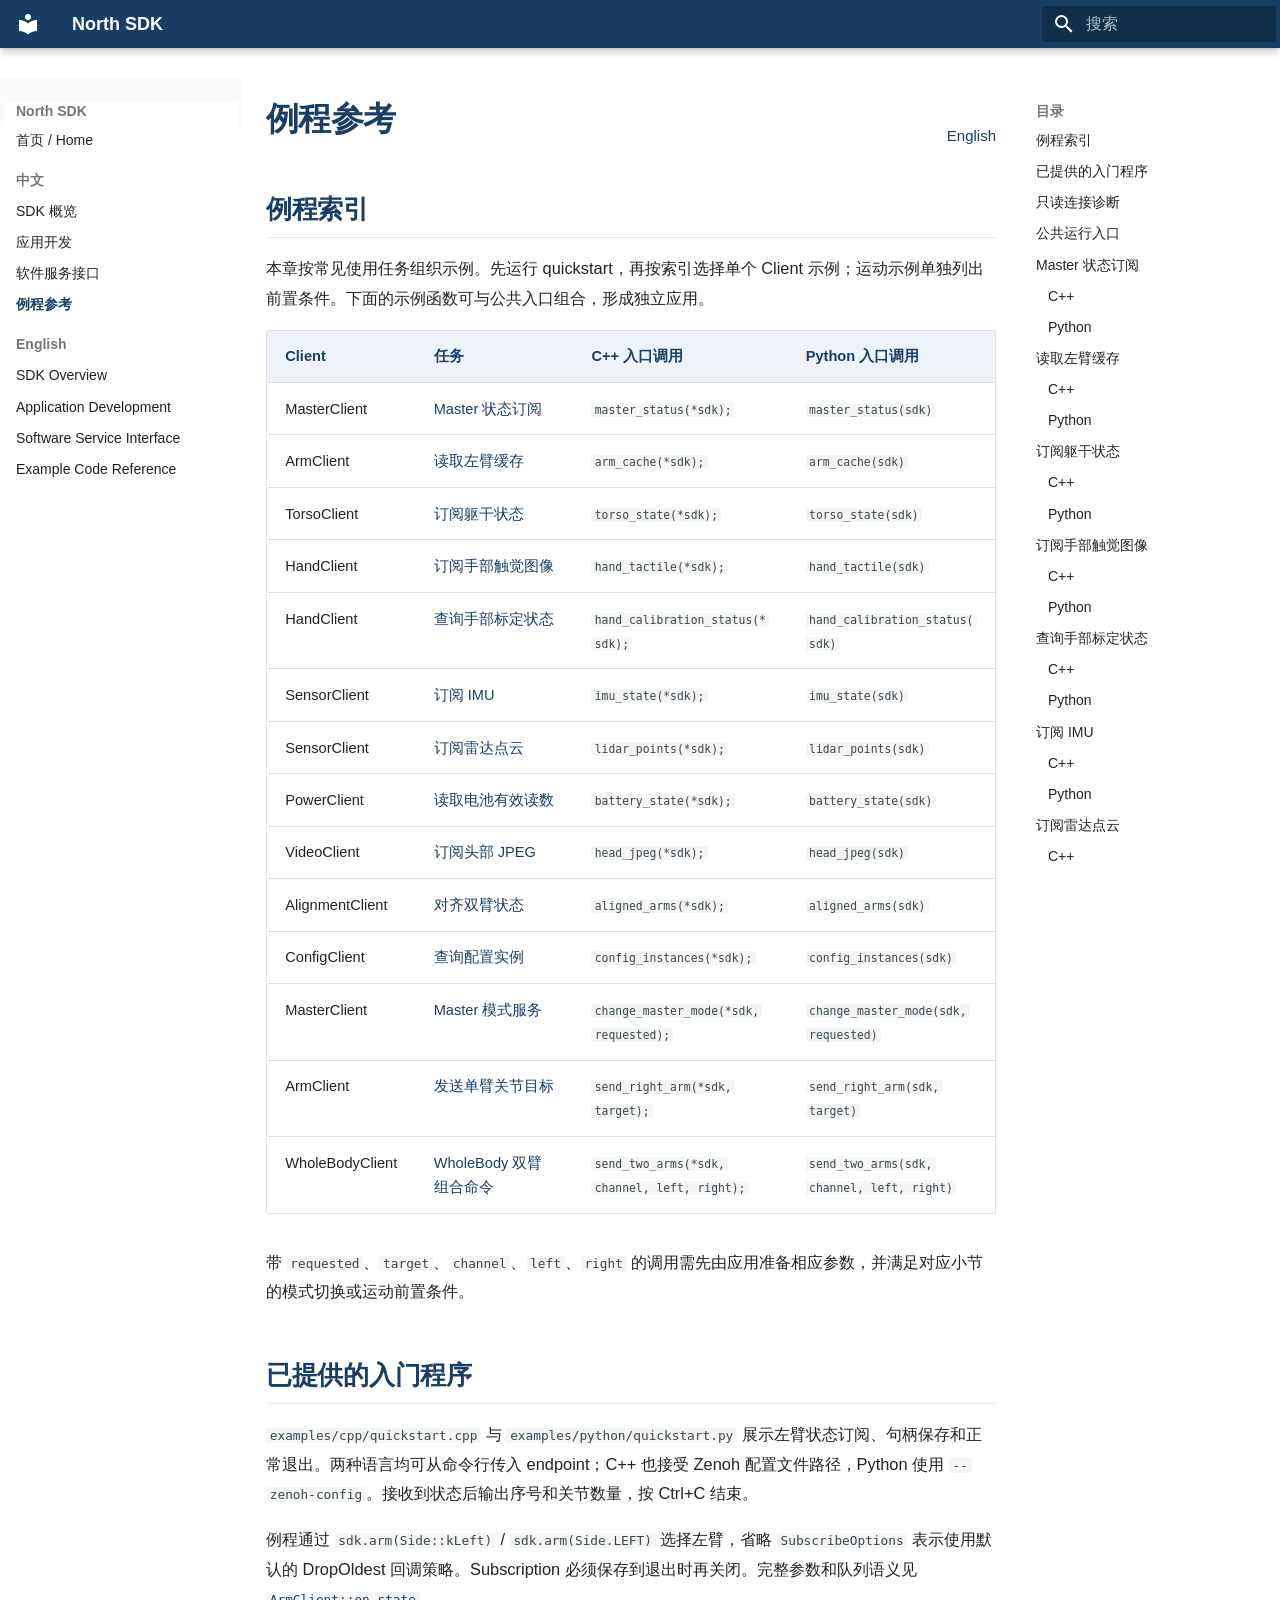
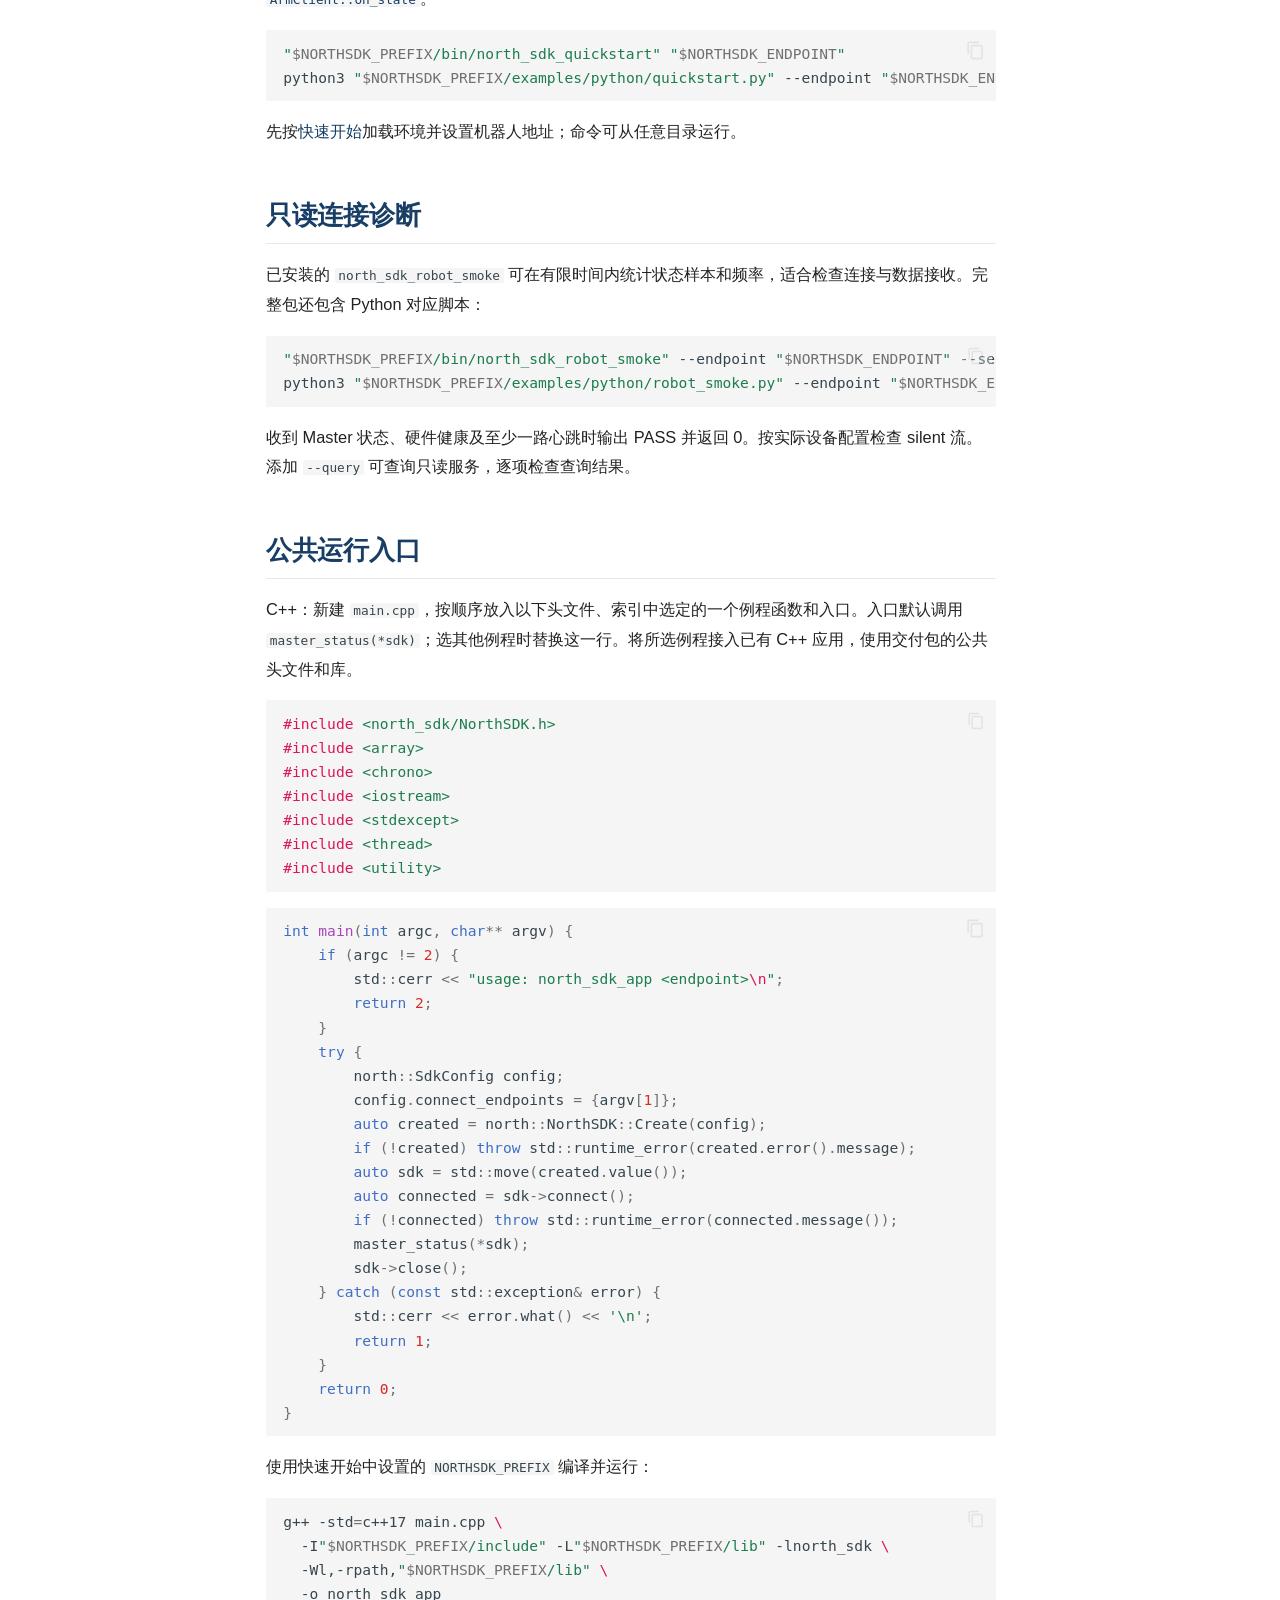
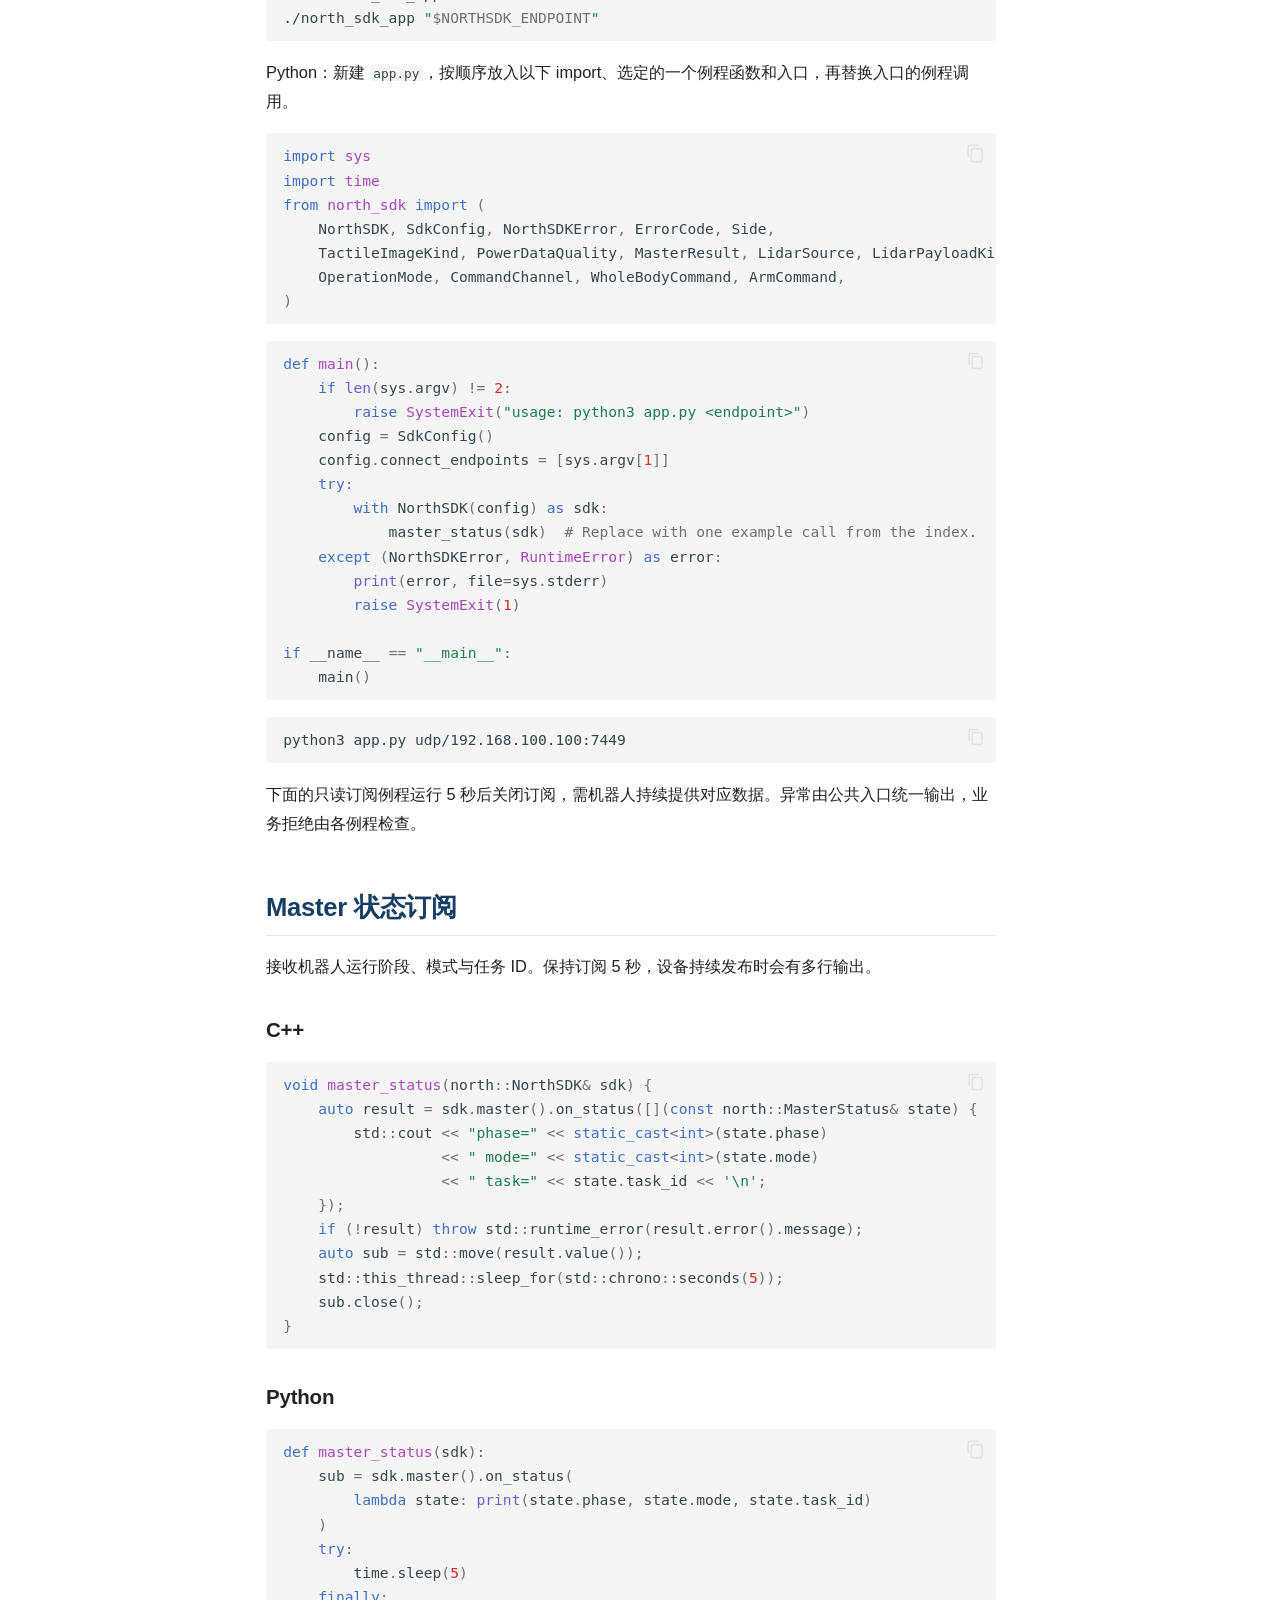
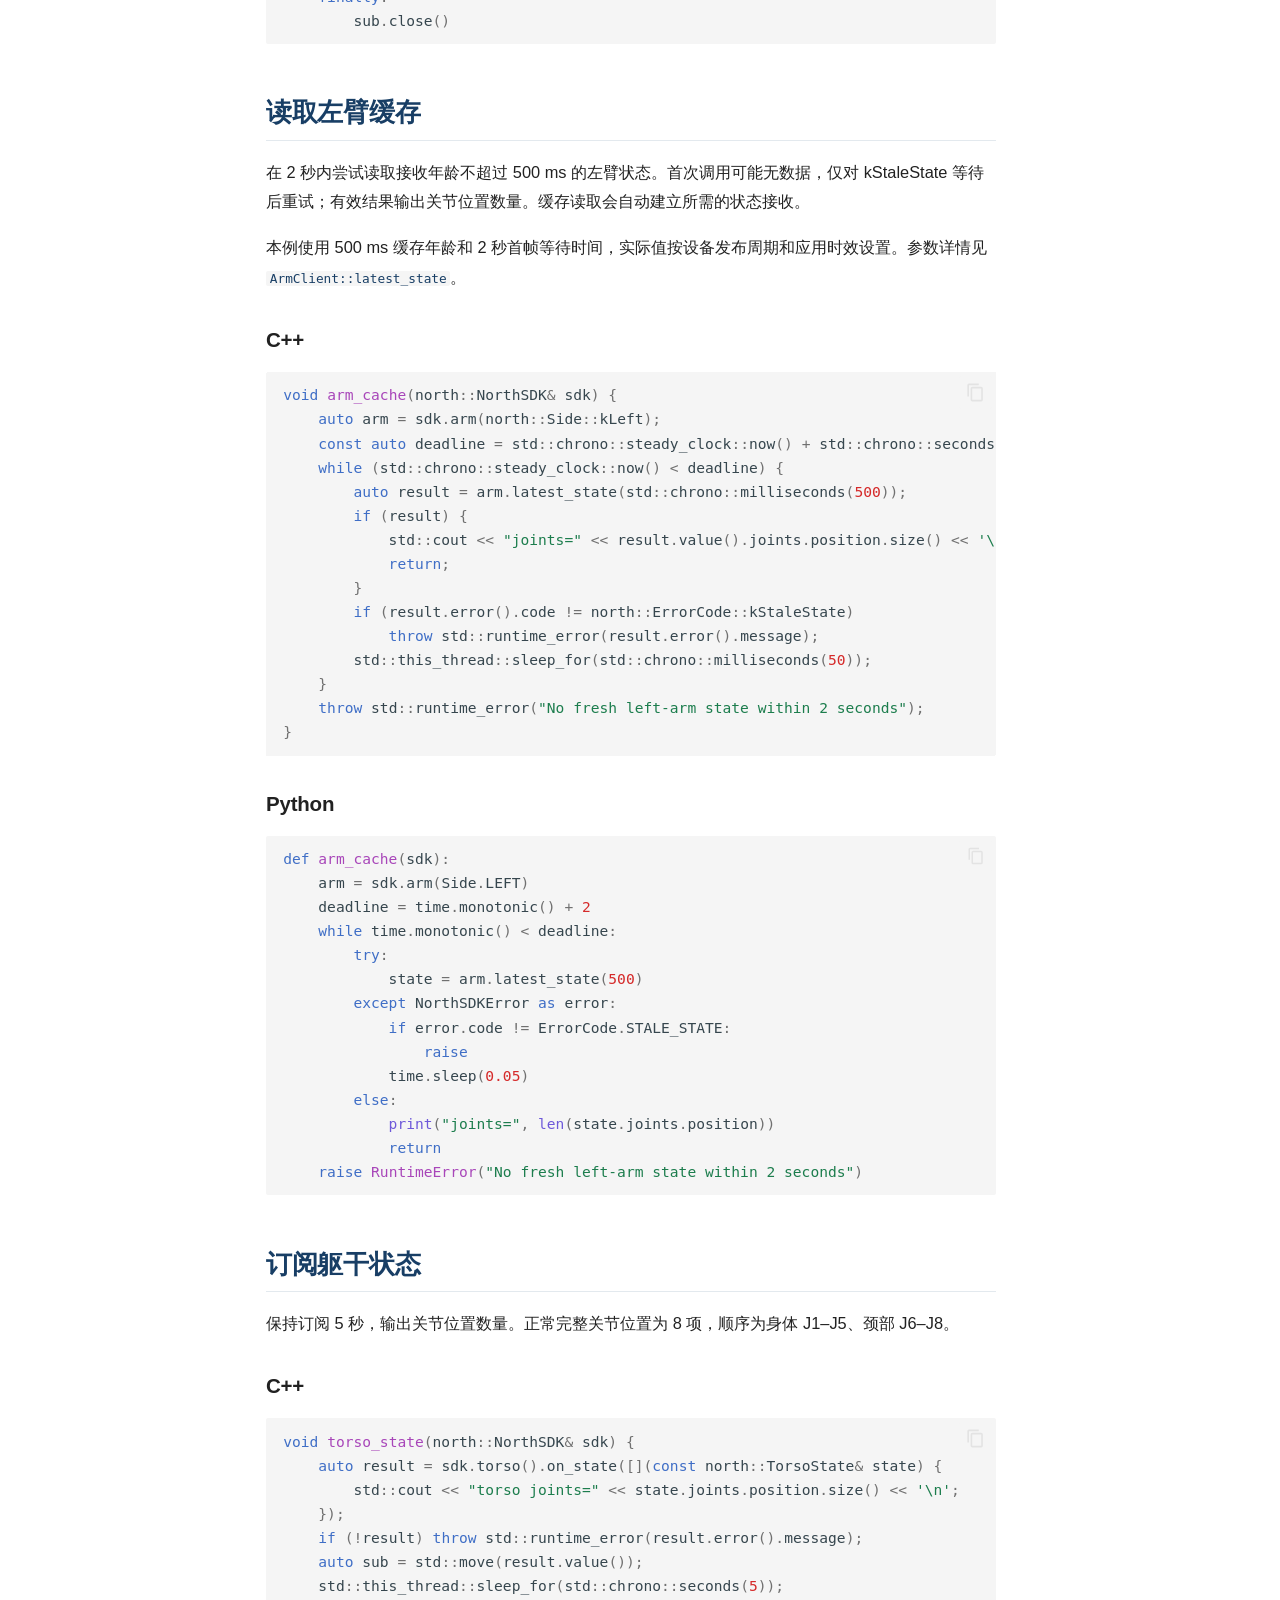
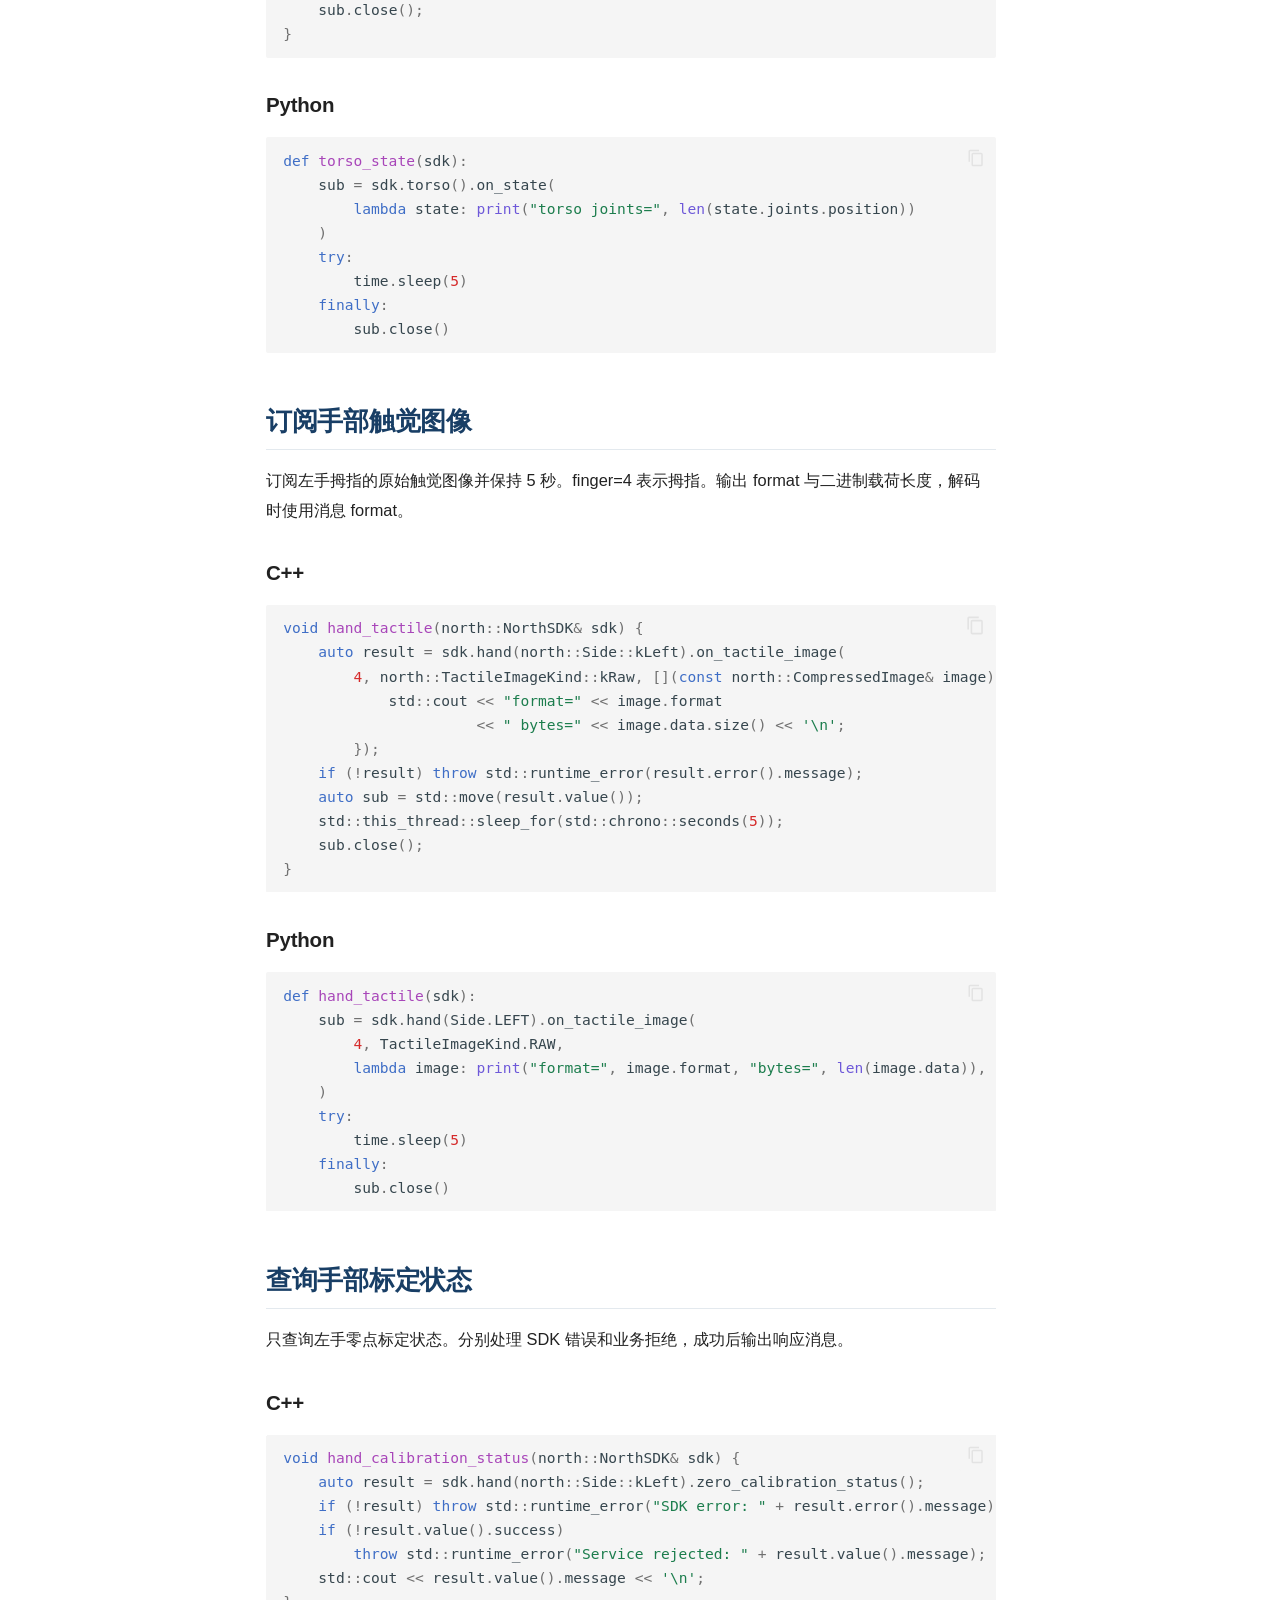
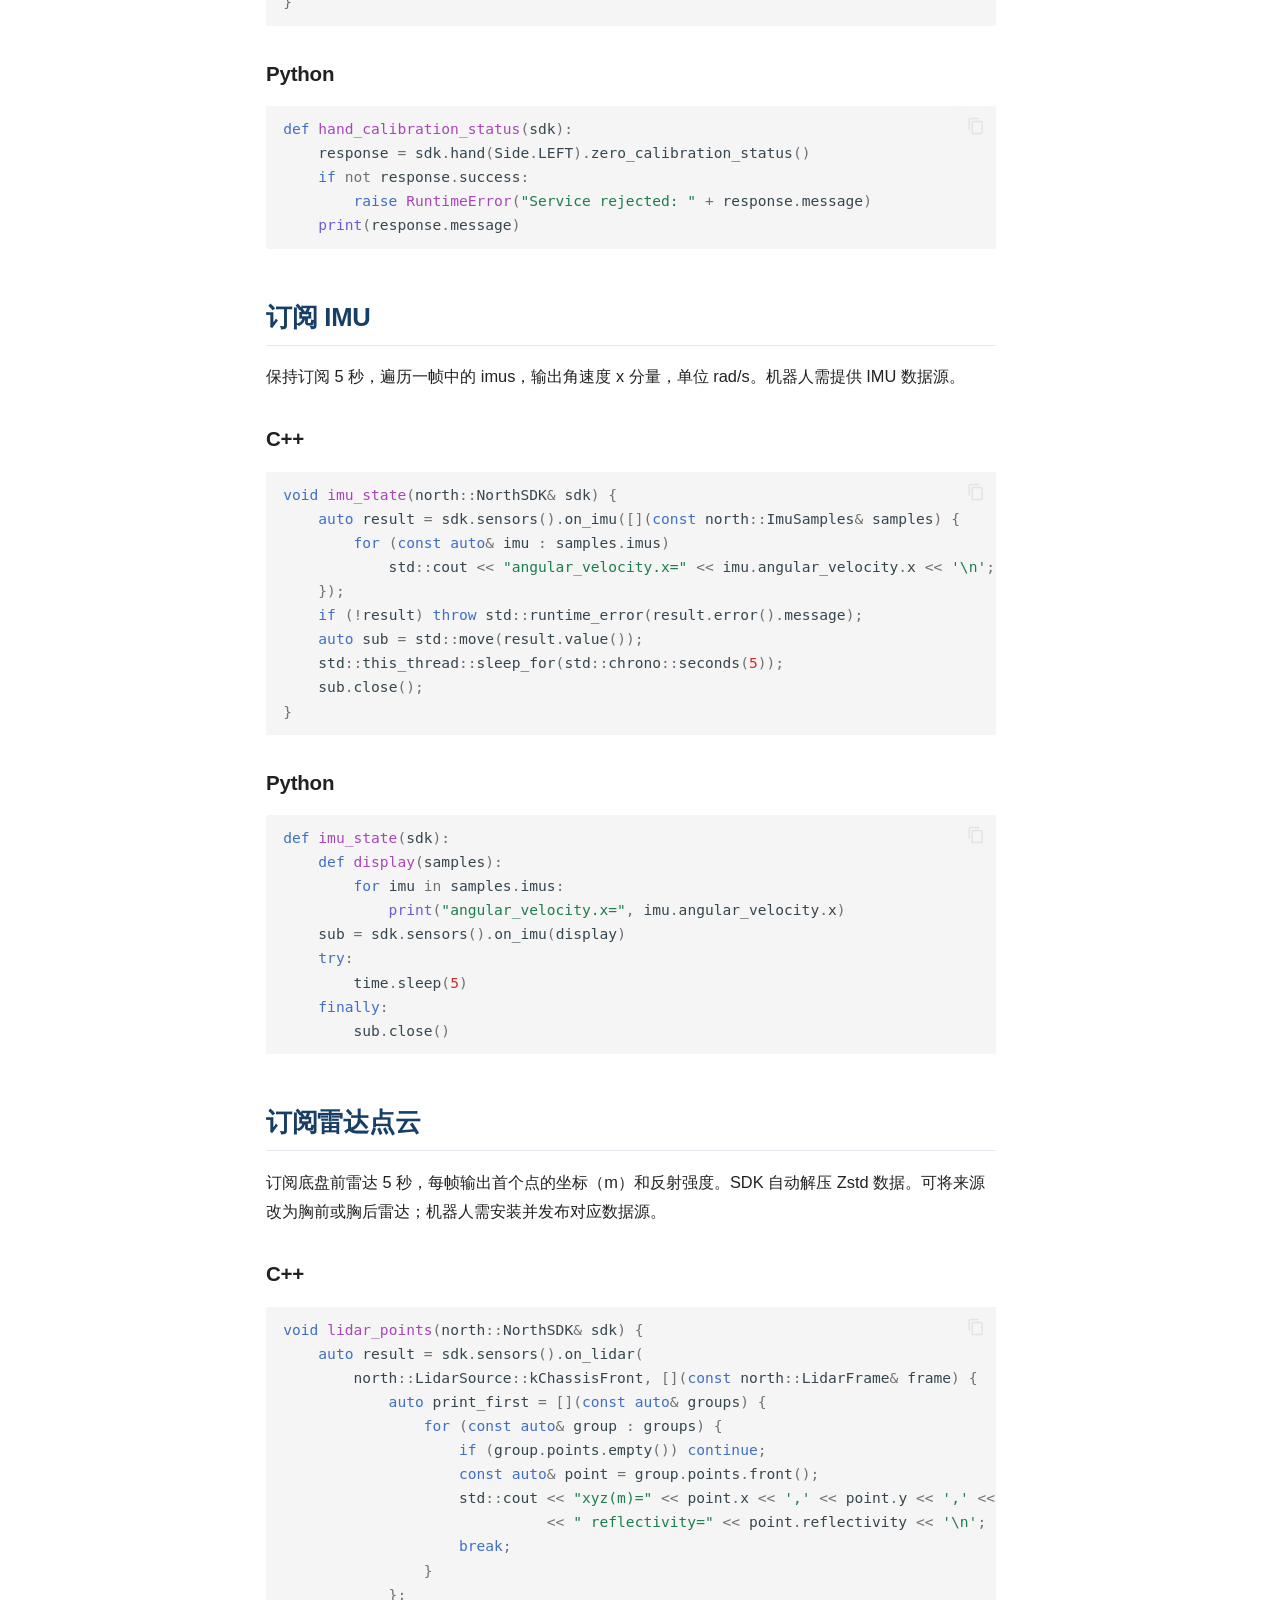
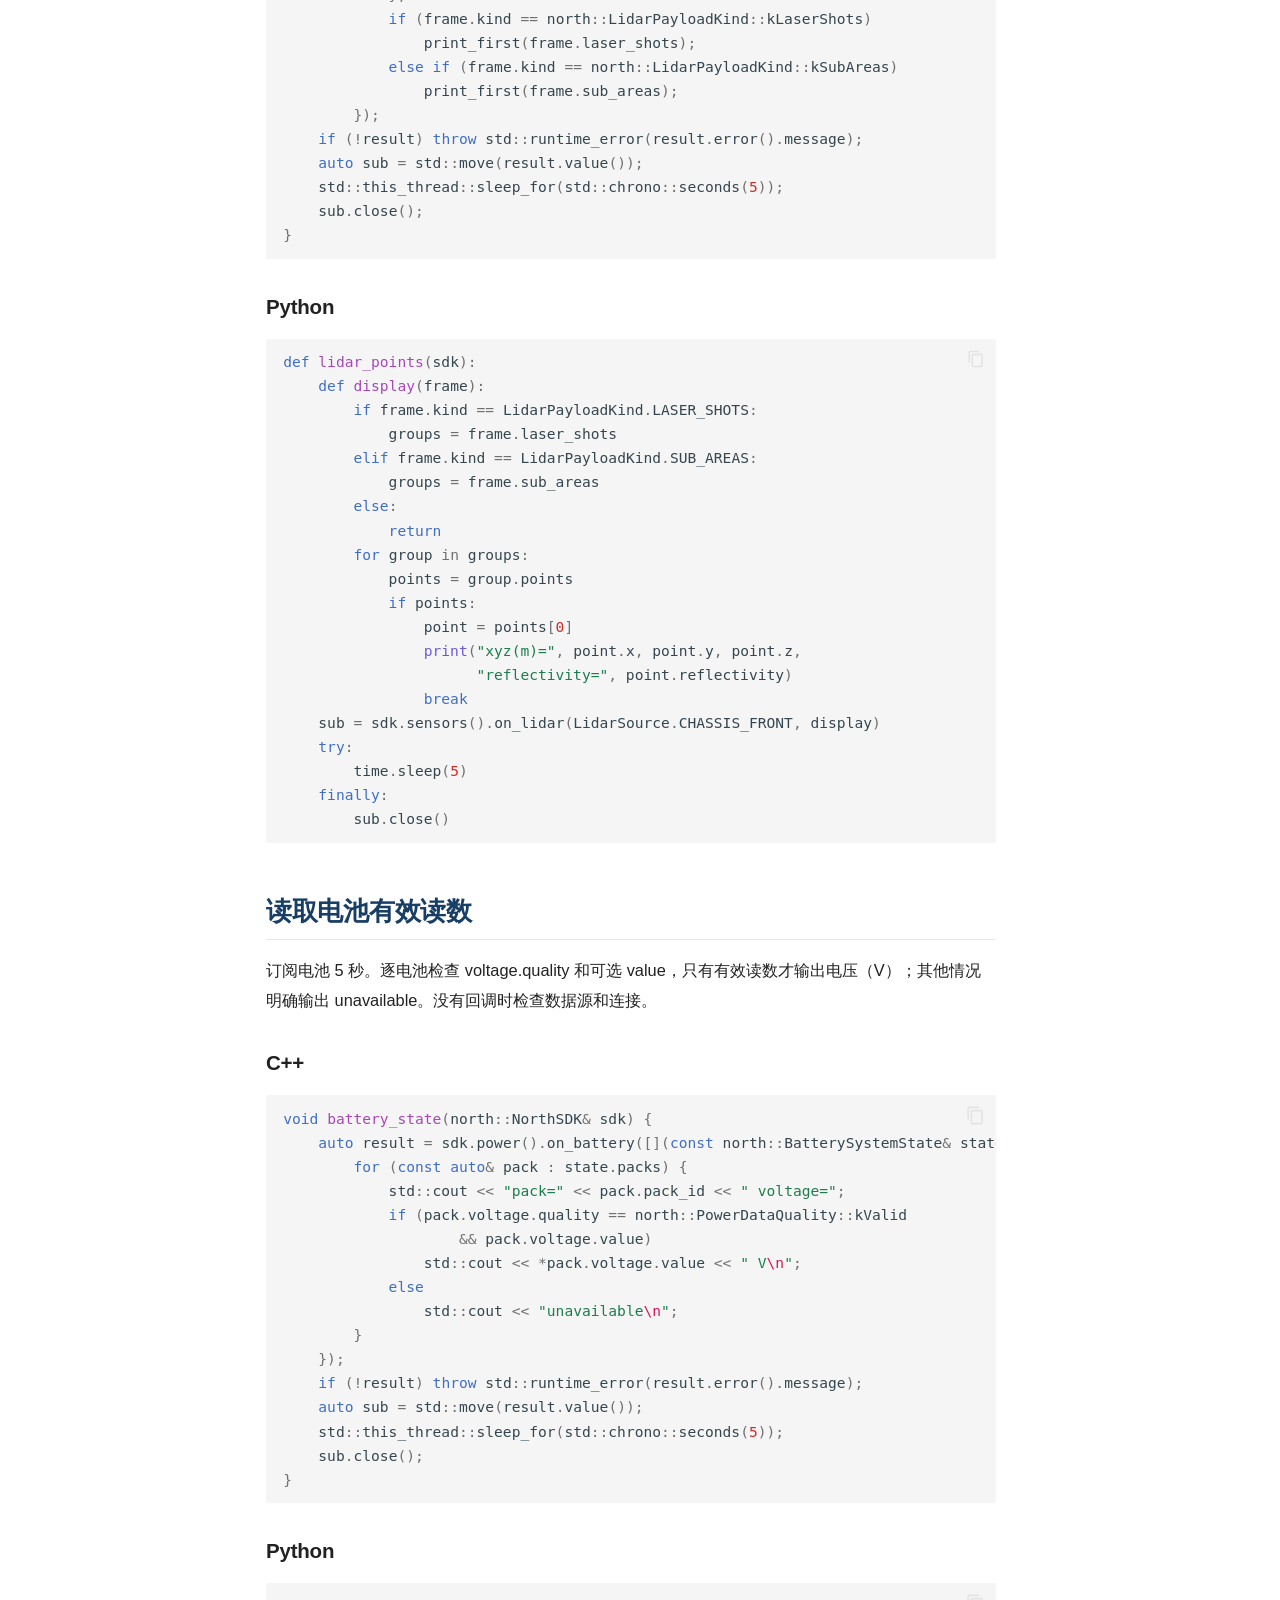
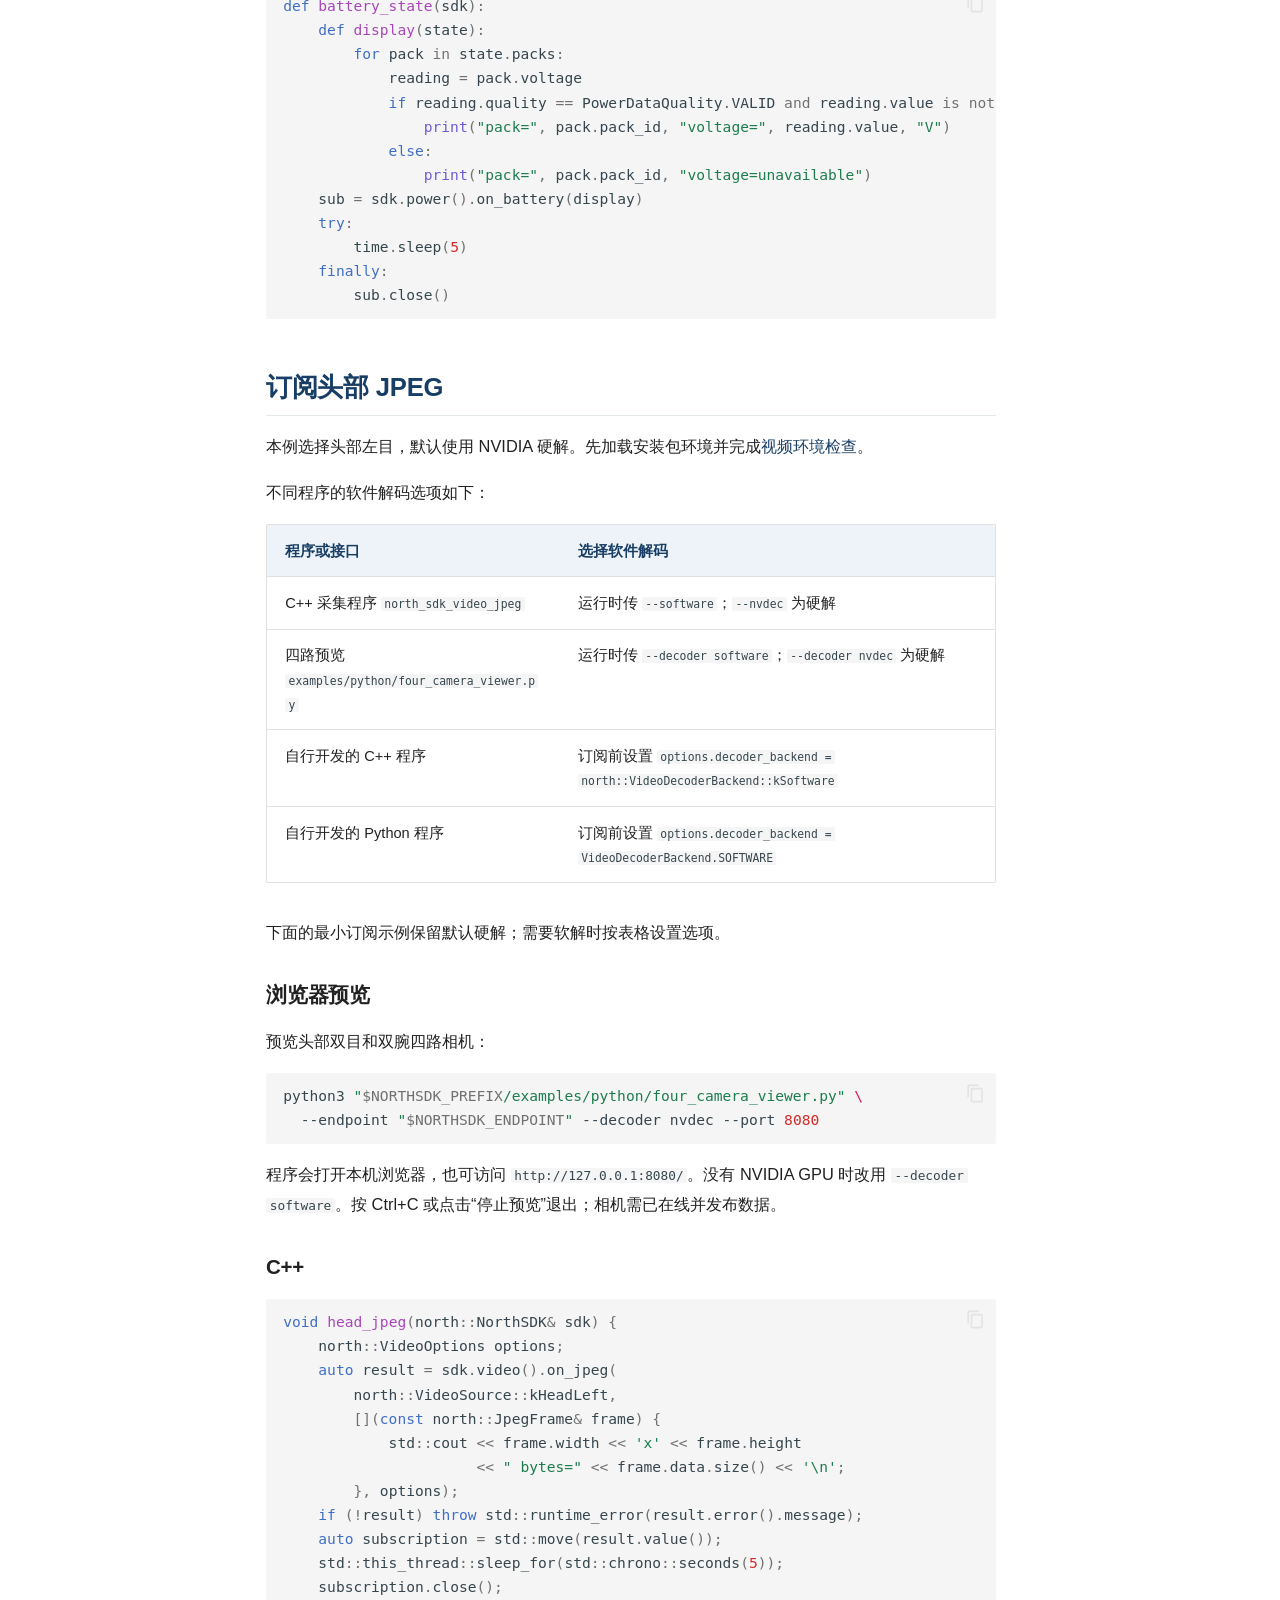
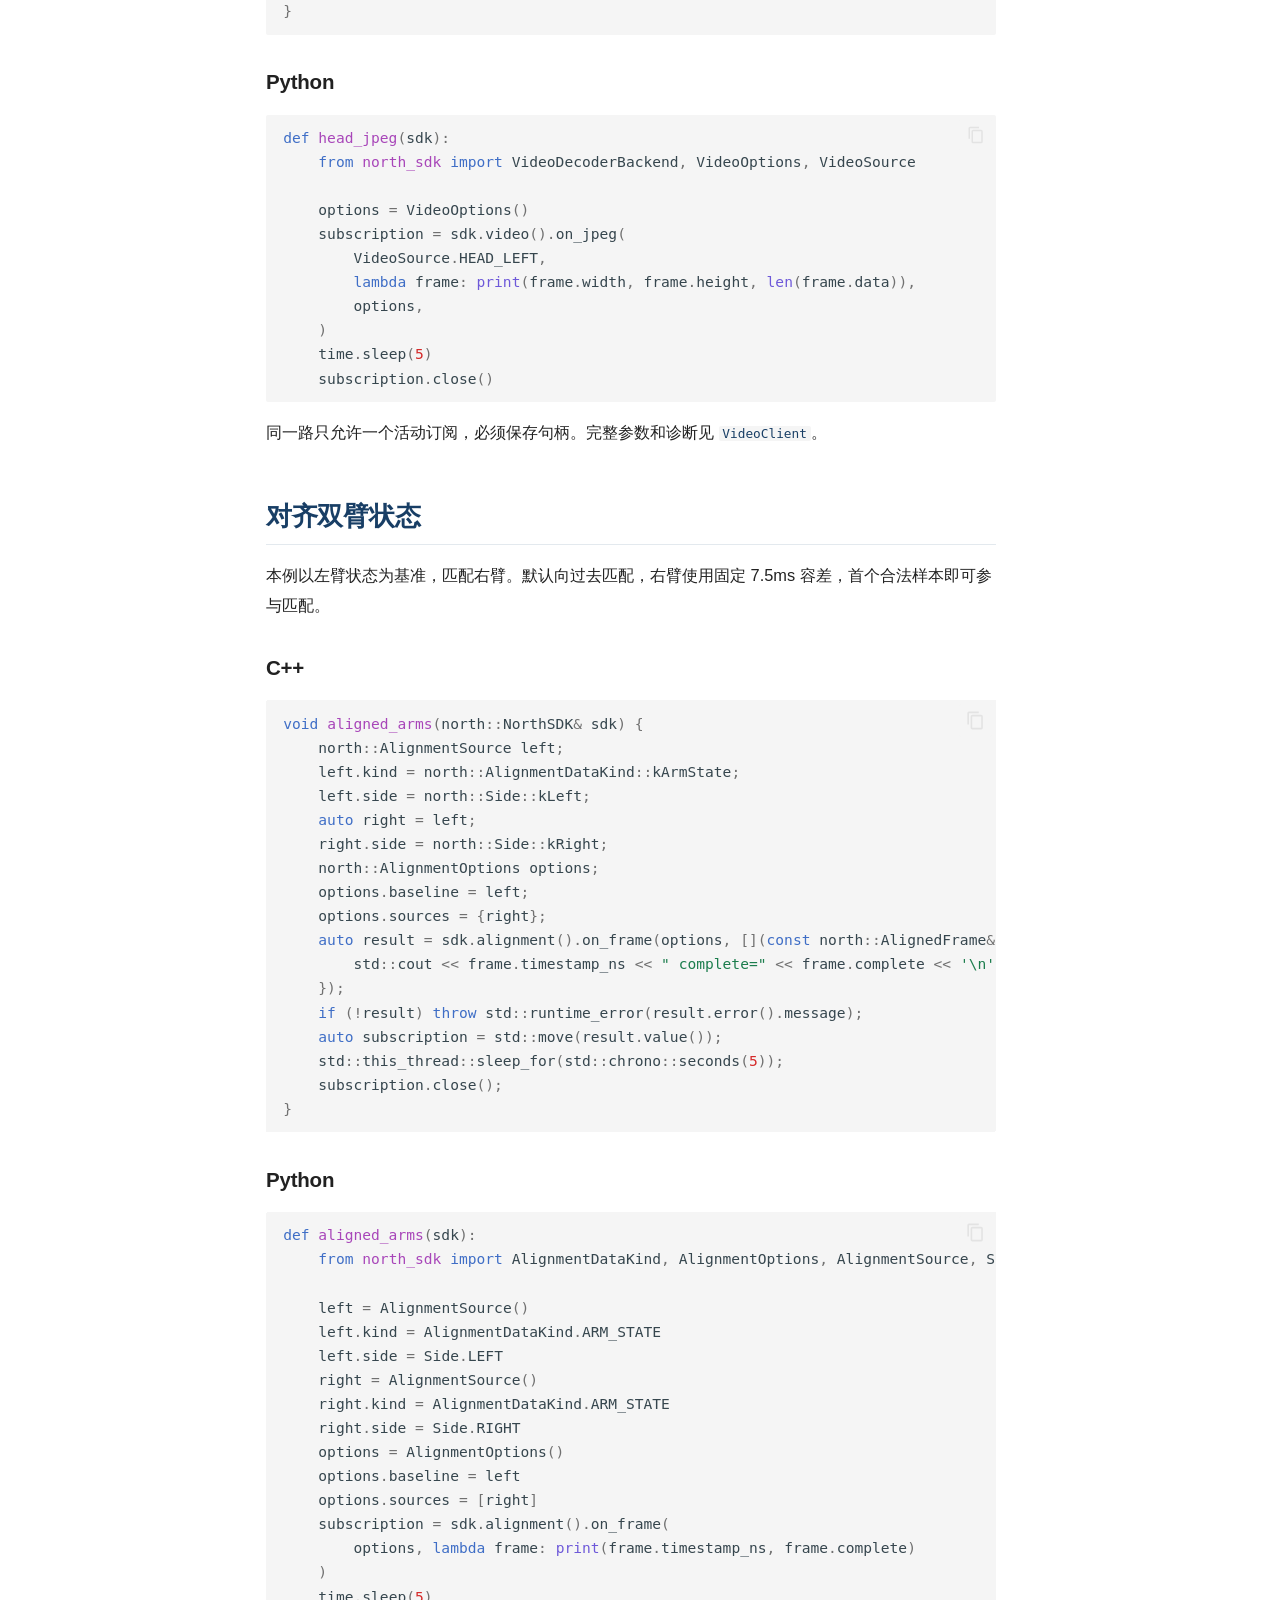
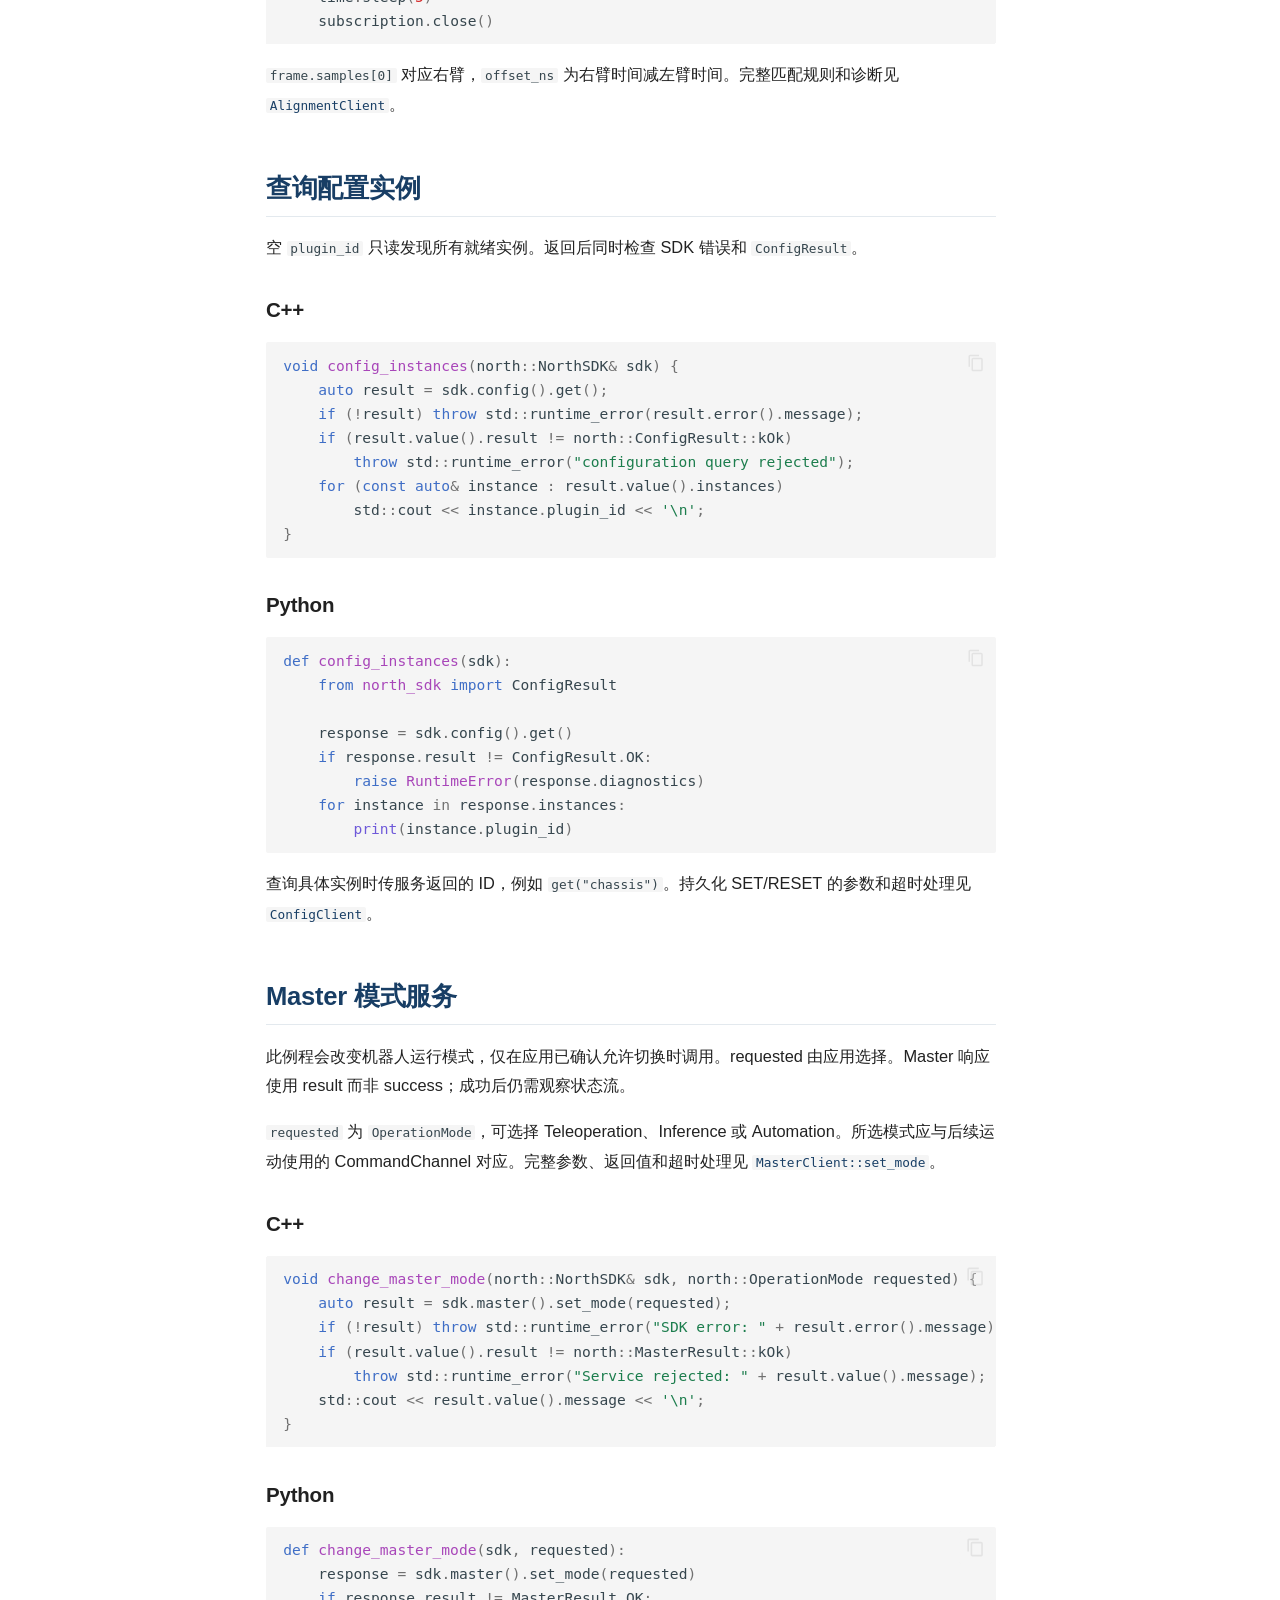
<file: manual/html/zh/examples.html>
<!doctype html>
<html lang="zh" class="no-js">
  <head>
    
      <meta charset="utf-8">
      <meta name="viewport" content="width=device-width,initial-scale=1">
      
        <meta name="description" content="Sharpa North SDK 用户手册 / User Manual">
      
      
      
      
        <link rel="prev" href="api.html">
      
      
        <link rel="next" href="../en/overview.html">
      
      
        
      
      
      <link rel="icon" href="../assets/images/favicon.png">
      <meta name="generator" content="mkdocs-1.6.1, mkdocs-material-9.7.7">
    
    
      
        <title>例程参考 - North SDK</title>
      
    
    
      <link rel="stylesheet" href="../assets/stylesheets/main.ec1eaa64.min.css">
      
        
        <link rel="stylesheet" href="../assets/stylesheets/palette.ab4e12ef.min.css">
      
      


    
    
      
        <script src="../assets/external/unpkg.com/iframe-worker/shim.js"></script>
      
    
    
      
    
    
      <link rel="stylesheet" href="../stylesheets/manual.css">
    
    <script>__md_scope=new URL("..",location),__md_hash=e=>[...e].reduce(((e,_)=>(e<<5)-e+_.charCodeAt(0)),0),__md_get=(e,_=localStorage,t=__md_scope)=>JSON.parse(_.getItem(t.pathname+"."+e)),__md_set=(e,_,t=localStorage,a=__md_scope)=>{try{t.setItem(a.pathname+"."+e,JSON.stringify(_))}catch(e){}}</script>
    
      

    
    
  </head>
  
  
    
    
    
    
    
    <body dir="ltr" data-md-color-scheme="default" data-md-color-primary="blue" data-md-color-accent="blue">
  
    
    <input class="md-toggle" data-md-toggle="drawer" type="checkbox" id="__drawer" autocomplete="off">
    <input class="md-toggle" data-md-toggle="search" type="checkbox" id="__search" autocomplete="off">
    <label class="md-overlay" for="__drawer"></label>
    <div data-md-component="skip">
      
        
        <a href="#例程参考" class="md-skip">
          跳转至
        </a>
      
    </div>
    <div data-md-component="announce">
      
    </div>
    
    
      

  

<header class="md-header md-header--shadow" data-md-component="header">
  <nav class="md-header__inner md-grid" aria-label="页眉">
    <a href="../index.html" title="North SDK" class="md-header__button md-logo" aria-label="North SDK" data-md-component="logo">
      
  
  <svg xmlns="http://www.w3.org/2000/svg" viewBox="0 0 24 24"><path d="M12 8a3 3 0 0 0 3-3 3 3 0 0 0-3-3 3 3 0 0 0-3 3 3 3 0 0 0 3 3m0 3.54C9.64 9.35 6.5 8 3 8v11c3.5 0 6.64 1.35 9 3.54 2.36-2.19 5.5-3.54 9-3.54V8c-3.5 0-6.64 1.35-9 3.54"/></svg>

    </a>
    <label class="md-header__button md-icon" for="__drawer">
      
      <svg xmlns="http://www.w3.org/2000/svg" viewBox="0 0 24 24"><path d="M3 6h18v2H3zm0 5h18v2H3zm0 5h18v2H3z"/></svg>
    </label>
    <div class="md-header__title" data-md-component="header-title">
      <div class="md-header__ellipsis">
        <div class="md-header__topic">
          <span class="md-ellipsis">
            North SDK
          </span>
        </div>
        <div class="md-header__topic" data-md-component="header-topic">
          <span class="md-ellipsis">
            
              例程参考
            
          </span>
        </div>
      </div>
    </div>
    
      
    
    
    
    
      
      
        <label class="md-header__button md-icon" for="__search">
          
          <svg xmlns="http://www.w3.org/2000/svg" viewBox="0 0 24 24"><path d="M9.5 3A6.5 6.5 0 0 1 16 9.5c0 1.61-.59 3.09-1.56 4.23l.27.27h.79l5 5-1.5 1.5-5-5v-.79l-.27-.27A6.52 6.52 0 0 1 9.5 16 6.5 6.5 0 0 1 3 9.5 6.5 6.5 0 0 1 9.5 3m0 2C7 5 5 7 5 9.5S7 14 9.5 14 14 12 14 9.5 12 5 9.5 5"/></svg>
        </label>
        <div class="md-search" data-md-component="search" role="dialog">
  <label class="md-search__overlay" for="__search"></label>
  <div class="md-search__inner" role="search">
    <form class="md-search__form" name="search">
      <input type="text" class="md-search__input" name="query" aria-label="搜索" placeholder="搜索" autocapitalize="off" autocorrect="off" autocomplete="off" spellcheck="false" data-md-component="search-query" required>
      <label class="md-search__icon md-icon" for="__search">
        
        <svg xmlns="http://www.w3.org/2000/svg" viewBox="0 0 24 24"><path d="M9.5 3A6.5 6.5 0 0 1 16 9.5c0 1.61-.59 3.09-1.56 4.23l.27.27h.79l5 5-1.5 1.5-5-5v-.79l-.27-.27A6.52 6.52 0 0 1 9.5 16 6.5 6.5 0 0 1 3 9.5 6.5 6.5 0 0 1 9.5 3m0 2C7 5 5 7 5 9.5S7 14 9.5 14 14 12 14 9.5 12 5 9.5 5"/></svg>
        
        <svg xmlns="http://www.w3.org/2000/svg" viewBox="0 0 24 24"><path d="M20 11v2H8l5.5 5.5-1.42 1.42L4.16 12l7.92-7.92L13.5 5.5 8 11z"/></svg>
      </label>
      <nav class="md-search__options" aria-label="查找">
        
        <button type="reset" class="md-search__icon md-icon" title="清空当前内容" aria-label="清空当前内容" tabindex="-1">
          
          <svg xmlns="http://www.w3.org/2000/svg" viewBox="0 0 24 24"><path d="M19 6.41 17.59 5 12 10.59 6.41 5 5 6.41 10.59 12 5 17.59 6.41 19 12 13.41 17.59 19 19 17.59 13.41 12z"/></svg>
        </button>
      </nav>
      
        <div class="md-search__suggest" data-md-component="search-suggest"></div>
      
    </form>
    <div class="md-search__output">
      <div class="md-search__scrollwrap" tabindex="0" data-md-scrollfix>
        <div class="md-search-result" data-md-component="search-result">
          <div class="md-search-result__meta">
            正在初始化搜索引擎
          </div>
          <ol class="md-search-result__list" role="presentation"></ol>
        </div>
      </div>
    </div>
  </div>
</div>
      
    
    
  </nav>
  
</header>
    
    <div class="md-container" data-md-component="container">
      
      
        
          
        
      
      <main class="md-main" data-md-component="main">
        <div class="md-main__inner md-grid">
          
            
              
              <div class="md-sidebar md-sidebar--primary" data-md-component="sidebar" data-md-type="navigation" >
                <div class="md-sidebar__scrollwrap">
                  <div class="md-sidebar__inner">
                    



<nav class="md-nav md-nav--primary" aria-label="导航栏" data-md-level="0">
  <label class="md-nav__title" for="__drawer">
    <a href="../index.html" title="North SDK" class="md-nav__button md-logo" aria-label="North SDK" data-md-component="logo">
      
  
  <svg xmlns="http://www.w3.org/2000/svg" viewBox="0 0 24 24"><path d="M12 8a3 3 0 0 0 3-3 3 3 0 0 0-3-3 3 3 0 0 0-3 3 3 3 0 0 0 3 3m0 3.54C9.64 9.35 6.5 8 3 8v11c3.5 0 6.64 1.35 9 3.54 2.36-2.19 5.5-3.54 9-3.54V8c-3.5 0-6.64 1.35-9 3.54"/></svg>

    </a>
    North SDK
  </label>
  
  <ul class="md-nav__list" data-md-scrollfix>
    
      
      
  
  
  
  
    <li class="md-nav__item">
      <a href="../index.html" class="md-nav__link">
        
  
  
  <span class="md-ellipsis">
    
  
    首页 / Home
  

    
  </span>
  
  

      </a>
    </li>
  

    
      
      
  
  
    
  
  
  
    
    
    
    
      
        
        
      
    
    
    <li class="md-nav__item md-nav__item--active md-nav__item--section md-nav__item--nested">
      
        
        
        <input class="md-nav__toggle md-toggle " type="checkbox" id="__nav_2" checked>
        
          
          <label class="md-nav__link" for="__nav_2" id="__nav_2_label" tabindex="">
            
  
  
  <span class="md-ellipsis">
    
  
    中文
  

    
  </span>
  
  

            <span class="md-nav__icon md-icon"></span>
          </label>
        
        <nav class="md-nav" data-md-level="1" aria-labelledby="__nav_2_label" aria-expanded="true">
          <label class="md-nav__title" for="__nav_2">
            <span class="md-nav__icon md-icon"></span>
            
  
    中文
  

          </label>
          <ul class="md-nav__list" data-md-scrollfix>
            
              
                
  
  
  
  
    <li class="md-nav__item">
      <a href="overview.html" class="md-nav__link">
        
  
  
  <span class="md-ellipsis">
    
  
    SDK 概览
  

    
  </span>
  
  

      </a>
    </li>
  

              
            
              
                
  
  
  
  
    <li class="md-nav__item">
      <a href="development.html" class="md-nav__link">
        
  
  
  <span class="md-ellipsis">
    
  
    应用开发
  

    
  </span>
  
  

      </a>
    </li>
  

              
            
              
                
  
  
  
  
    <li class="md-nav__item">
      <a href="api.html" class="md-nav__link">
        
  
  
  <span class="md-ellipsis">
    
  
    软件服务接口
  

    
  </span>
  
  

      </a>
    </li>
  

              
            
              
                
  
  
    
  
  
  
    <li class="md-nav__item md-nav__item--active">
      
      <input class="md-nav__toggle md-toggle" type="checkbox" id="__toc">
      
      
        
      
      
        <label class="md-nav__link md-nav__link--active" for="__toc">
          
  
  
  <span class="md-ellipsis">
    
  
    例程参考
  

    
  </span>
  
  

          <span class="md-nav__icon md-icon"></span>
        </label>
      
      <a href="examples.html" class="md-nav__link md-nav__link--active">
        
  
  
  <span class="md-ellipsis">
    
  
    例程参考
  

    
  </span>
  
  

      </a>
      
        

<nav class="md-nav md-nav--secondary" aria-label="目录">
  
  
  
    
  
  
    <label class="md-nav__title" for="__toc">
      <span class="md-nav__icon md-icon"></span>
      目录
    </label>
    <ul class="md-nav__list" data-md-component="toc" data-md-scrollfix>
      
        <li class="md-nav__item">
  <a href="#例程索引" class="md-nav__link">
    <span class="md-ellipsis">
      
        例程索引
      
    </span>
  </a>
  
</li>
      
        <li class="md-nav__item">
  <a href="#已提供的入门程序" class="md-nav__link">
    <span class="md-ellipsis">
      
        已提供的入门程序
      
    </span>
  </a>
  
</li>
      
        <li class="md-nav__item">
  <a href="#只读连接诊断" class="md-nav__link">
    <span class="md-ellipsis">
      
        只读连接诊断
      
    </span>
  </a>
  
</li>
      
        <li class="md-nav__item">
  <a href="#公共运行入口" class="md-nav__link">
    <span class="md-ellipsis">
      
        公共运行入口
      
    </span>
  </a>
  
</li>
      
        <li class="md-nav__item">
  <a href="#master-状态订阅" class="md-nav__link">
    <span class="md-ellipsis">
      
        Master 状态订阅
      
    </span>
  </a>
  
    <nav class="md-nav" aria-label="Master 状态订阅">
      <ul class="md-nav__list">
        
          <li class="md-nav__item">
  <a href="#c" class="md-nav__link">
    <span class="md-ellipsis">
      
        C++
      
    </span>
  </a>
  
</li>
        
          <li class="md-nav__item">
  <a href="#python" class="md-nav__link">
    <span class="md-ellipsis">
      
        Python
      
    </span>
  </a>
  
</li>
        
      </ul>
    </nav>
  
</li>
      
        <li class="md-nav__item">
  <a href="#读取左臂缓存" class="md-nav__link">
    <span class="md-ellipsis">
      
        读取左臂缓存
      
    </span>
  </a>
  
    <nav class="md-nav" aria-label="读取左臂缓存">
      <ul class="md-nav__list">
        
          <li class="md-nav__item">
  <a href="#c_1" class="md-nav__link">
    <span class="md-ellipsis">
      
        C++
      
    </span>
  </a>
  
</li>
        
          <li class="md-nav__item">
  <a href="#python_1" class="md-nav__link">
    <span class="md-ellipsis">
      
        Python
      
    </span>
  </a>
  
</li>
        
      </ul>
    </nav>
  
</li>
      
        <li class="md-nav__item">
  <a href="#订阅躯干状态" class="md-nav__link">
    <span class="md-ellipsis">
      
        订阅躯干状态
      
    </span>
  </a>
  
    <nav class="md-nav" aria-label="订阅躯干状态">
      <ul class="md-nav__list">
        
          <li class="md-nav__item">
  <a href="#c_2" class="md-nav__link">
    <span class="md-ellipsis">
      
        C++
      
    </span>
  </a>
  
</li>
        
          <li class="md-nav__item">
  <a href="#python_2" class="md-nav__link">
    <span class="md-ellipsis">
      
        Python
      
    </span>
  </a>
  
</li>
        
      </ul>
    </nav>
  
</li>
      
        <li class="md-nav__item">
  <a href="#订阅手部触觉图像" class="md-nav__link">
    <span class="md-ellipsis">
      
        订阅手部触觉图像
      
    </span>
  </a>
  
    <nav class="md-nav" aria-label="订阅手部触觉图像">
      <ul class="md-nav__list">
        
          <li class="md-nav__item">
  <a href="#c_3" class="md-nav__link">
    <span class="md-ellipsis">
      
        C++
      
    </span>
  </a>
  
</li>
        
          <li class="md-nav__item">
  <a href="#python_3" class="md-nav__link">
    <span class="md-ellipsis">
      
        Python
      
    </span>
  </a>
  
</li>
        
      </ul>
    </nav>
  
</li>
      
        <li class="md-nav__item">
  <a href="#查询手部标定状态" class="md-nav__link">
    <span class="md-ellipsis">
      
        查询手部标定状态
      
    </span>
  </a>
  
    <nav class="md-nav" aria-label="查询手部标定状态">
      <ul class="md-nav__list">
        
          <li class="md-nav__item">
  <a href="#c_4" class="md-nav__link">
    <span class="md-ellipsis">
      
        C++
      
    </span>
  </a>
  
</li>
        
          <li class="md-nav__item">
  <a href="#python_4" class="md-nav__link">
    <span class="md-ellipsis">
      
        Python
      
    </span>
  </a>
  
</li>
        
      </ul>
    </nav>
  
</li>
      
        <li class="md-nav__item">
  <a href="#订阅-imu" class="md-nav__link">
    <span class="md-ellipsis">
      
        订阅 IMU
      
    </span>
  </a>
  
    <nav class="md-nav" aria-label="订阅 IMU">
      <ul class="md-nav__list">
        
          <li class="md-nav__item">
  <a href="#c_5" class="md-nav__link">
    <span class="md-ellipsis">
      
        C++
      
    </span>
  </a>
  
</li>
        
          <li class="md-nav__item">
  <a href="#python_5" class="md-nav__link">
    <span class="md-ellipsis">
      
        Python
      
    </span>
  </a>
  
</li>
        
      </ul>
    </nav>
  
</li>
      
        <li class="md-nav__item">
  <a href="#订阅雷达点云" class="md-nav__link">
    <span class="md-ellipsis">
      
        订阅雷达点云
      
    </span>
  </a>
  
    <nav class="md-nav" aria-label="订阅雷达点云">
      <ul class="md-nav__list">
        
          <li class="md-nav__item">
  <a href="#c_6" class="md-nav__link">
    <span class="md-ellipsis">
      
        C++
      
    </span>
  </a>
  
</li>
        
          <li class="md-nav__item">
  <a href="#python_6" class="md-nav__link">
    <span class="md-ellipsis">
      
        Python
      
    </span>
  </a>
  
</li>
        
      </ul>
    </nav>
  
</li>
      
        <li class="md-nav__item">
  <a href="#读取电池有效读数" class="md-nav__link">
    <span class="md-ellipsis">
      
        读取电池有效读数
      
    </span>
  </a>
  
    <nav class="md-nav" aria-label="读取电池有效读数">
      <ul class="md-nav__list">
        
          <li class="md-nav__item">
  <a href="#c_7" class="md-nav__link">
    <span class="md-ellipsis">
      
        C++
      
    </span>
  </a>
  
</li>
        
          <li class="md-nav__item">
  <a href="#python_7" class="md-nav__link">
    <span class="md-ellipsis">
      
        Python
      
    </span>
  </a>
  
</li>
        
      </ul>
    </nav>
  
</li>
      
        <li class="md-nav__item">
  <a href="#订阅头部-jpeg" class="md-nav__link">
    <span class="md-ellipsis">
      
        订阅头部 JPEG
      
    </span>
  </a>
  
    <nav class="md-nav" aria-label="订阅头部 JPEG">
      <ul class="md-nav__list">
        
          <li class="md-nav__item">
  <a href="#浏览器预览" class="md-nav__link">
    <span class="md-ellipsis">
      
        浏览器预览
      
    </span>
  </a>
  
</li>
        
          <li class="md-nav__item">
  <a href="#c_8" class="md-nav__link">
    <span class="md-ellipsis">
      
        C++
      
    </span>
  </a>
  
</li>
        
          <li class="md-nav__item">
  <a href="#python_8" class="md-nav__link">
    <span class="md-ellipsis">
      
        Python
      
    </span>
  </a>
  
</li>
        
      </ul>
    </nav>
  
</li>
      
        <li class="md-nav__item">
  <a href="#对齐双臂状态" class="md-nav__link">
    <span class="md-ellipsis">
      
        对齐双臂状态
      
    </span>
  </a>
  
    <nav class="md-nav" aria-label="对齐双臂状态">
      <ul class="md-nav__list">
        
          <li class="md-nav__item">
  <a href="#c_9" class="md-nav__link">
    <span class="md-ellipsis">
      
        C++
      
    </span>
  </a>
  
</li>
        
          <li class="md-nav__item">
  <a href="#python_9" class="md-nav__link">
    <span class="md-ellipsis">
      
        Python
      
    </span>
  </a>
  
</li>
        
      </ul>
    </nav>
  
</li>
      
        <li class="md-nav__item">
  <a href="#查询配置实例" class="md-nav__link">
    <span class="md-ellipsis">
      
        查询配置实例
      
    </span>
  </a>
  
    <nav class="md-nav" aria-label="查询配置实例">
      <ul class="md-nav__list">
        
          <li class="md-nav__item">
  <a href="#c_10" class="md-nav__link">
    <span class="md-ellipsis">
      
        C++
      
    </span>
  </a>
  
</li>
        
          <li class="md-nav__item">
  <a href="#python_10" class="md-nav__link">
    <span class="md-ellipsis">
      
        Python
      
    </span>
  </a>
  
</li>
        
      </ul>
    </nav>
  
</li>
      
        <li class="md-nav__item">
  <a href="#master-模式服务" class="md-nav__link">
    <span class="md-ellipsis">
      
        Master 模式服务
      
    </span>
  </a>
  
    <nav class="md-nav" aria-label="Master 模式服务">
      <ul class="md-nav__list">
        
          <li class="md-nav__item">
  <a href="#c_11" class="md-nav__link">
    <span class="md-ellipsis">
      
        C++
      
    </span>
  </a>
  
</li>
        
          <li class="md-nav__item">
  <a href="#python_11" class="md-nav__link">
    <span class="md-ellipsis">
      
        Python
      
    </span>
  </a>
  
</li>
        
      </ul>
    </nav>
  
</li>
      
        <li class="md-nav__item">
  <a href="#发送单臂关节目标" class="md-nav__link">
    <span class="md-ellipsis">
      
        发送单臂关节目标
      
    </span>
  </a>
  
    <nav class="md-nav" aria-label="发送单臂关节目标">
      <ul class="md-nav__list">
        
          <li class="md-nav__item">
  <a href="#c_12" class="md-nav__link">
    <span class="md-ellipsis">
      
        C++
      
    </span>
  </a>
  
</li>
        
          <li class="md-nav__item">
  <a href="#python_12" class="md-nav__link">
    <span class="md-ellipsis">
      
        Python
      
    </span>
  </a>
  
</li>
        
      </ul>
    </nav>
  
</li>
      
        <li class="md-nav__item">
  <a href="#wholebody-双臂组合命令" class="md-nav__link">
    <span class="md-ellipsis">
      
        WholeBody 双臂组合命令
      
    </span>
  </a>
  
    <nav class="md-nav" aria-label="WholeBody 双臂组合命令">
      <ul class="md-nav__list">
        
          <li class="md-nav__item">
  <a href="#c_13" class="md-nav__link">
    <span class="md-ellipsis">
      
        C++
      
    </span>
  </a>
  
</li>
        
          <li class="md-nav__item">
  <a href="#python_13" class="md-nav__link">
    <span class="md-ellipsis">
      
        Python
      
    </span>
  </a>
  
</li>
        
      </ul>
    </nav>
  
</li>
      
    </ul>
  
</nav>
      
    </li>
  

              
            
          </ul>
        </nav>
      
    </li>
  

    
      
      
  
  
  
  
    
    
    
    
      
        
        
      
    
    
    <li class="md-nav__item md-nav__item--section md-nav__item--nested">
      
        
        
        <input class="md-nav__toggle md-toggle " type="checkbox" id="__nav_3" >
        
          
          <label class="md-nav__link" for="__nav_3" id="__nav_3_label" tabindex="">
            
  
  
  <span class="md-ellipsis">
    
  
    English
  

    
  </span>
  
  

            <span class="md-nav__icon md-icon"></span>
          </label>
        
        <nav class="md-nav" data-md-level="1" aria-labelledby="__nav_3_label" aria-expanded="false">
          <label class="md-nav__title" for="__nav_3">
            <span class="md-nav__icon md-icon"></span>
            
  
    English
  

          </label>
          <ul class="md-nav__list" data-md-scrollfix>
            
              
                
  
  
  
  
    <li class="md-nav__item">
      <a href="../en/overview.html" class="md-nav__link">
        
  
  
  <span class="md-ellipsis">
    
  
    SDK Overview
  

    
  </span>
  
  

      </a>
    </li>
  

              
            
              
                
  
  
  
  
    <li class="md-nav__item">
      <a href="../en/development.html" class="md-nav__link">
        
  
  
  <span class="md-ellipsis">
    
  
    Application Development
  

    
  </span>
  
  

      </a>
    </li>
  

              
            
              
                
  
  
  
  
    <li class="md-nav__item">
      <a href="../en/api.html" class="md-nav__link">
        
  
  
  <span class="md-ellipsis">
    
  
    Software Service Interface
  

    
  </span>
  
  

      </a>
    </li>
  

              
            
              
                
  
  
  
  
    <li class="md-nav__item">
      <a href="../en/examples.html" class="md-nav__link">
        
  
  
  <span class="md-ellipsis">
    
  
    Example Code Reference
  

    
  </span>
  
  

      </a>
    </li>
  

              
            
          </ul>
        </nav>
      
    </li>
  

    
  </ul>
</nav>
                  </div>
                </div>
              </div>
            
            
              
              <div class="md-sidebar md-sidebar--secondary" data-md-component="sidebar" data-md-type="toc" >
                <div class="md-sidebar__scrollwrap">
                  <div class="md-sidebar__inner">
                    

<nav class="md-nav md-nav--secondary" aria-label="目录">
  
  
  
    
  
  
    <label class="md-nav__title" for="__toc">
      <span class="md-nav__icon md-icon"></span>
      目录
    </label>
    <ul class="md-nav__list" data-md-component="toc" data-md-scrollfix>
      
        <li class="md-nav__item">
  <a href="#例程索引" class="md-nav__link">
    <span class="md-ellipsis">
      
        例程索引
      
    </span>
  </a>
  
</li>
      
        <li class="md-nav__item">
  <a href="#已提供的入门程序" class="md-nav__link">
    <span class="md-ellipsis">
      
        已提供的入门程序
      
    </span>
  </a>
  
</li>
      
        <li class="md-nav__item">
  <a href="#只读连接诊断" class="md-nav__link">
    <span class="md-ellipsis">
      
        只读连接诊断
      
    </span>
  </a>
  
</li>
      
        <li class="md-nav__item">
  <a href="#公共运行入口" class="md-nav__link">
    <span class="md-ellipsis">
      
        公共运行入口
      
    </span>
  </a>
  
</li>
      
        <li class="md-nav__item">
  <a href="#master-状态订阅" class="md-nav__link">
    <span class="md-ellipsis">
      
        Master 状态订阅
      
    </span>
  </a>
  
    <nav class="md-nav" aria-label="Master 状态订阅">
      <ul class="md-nav__list">
        
          <li class="md-nav__item">
  <a href="#c" class="md-nav__link">
    <span class="md-ellipsis">
      
        C++
      
    </span>
  </a>
  
</li>
        
          <li class="md-nav__item">
  <a href="#python" class="md-nav__link">
    <span class="md-ellipsis">
      
        Python
      
    </span>
  </a>
  
</li>
        
      </ul>
    </nav>
  
</li>
      
        <li class="md-nav__item">
  <a href="#读取左臂缓存" class="md-nav__link">
    <span class="md-ellipsis">
      
        读取左臂缓存
      
    </span>
  </a>
  
    <nav class="md-nav" aria-label="读取左臂缓存">
      <ul class="md-nav__list">
        
          <li class="md-nav__item">
  <a href="#c_1" class="md-nav__link">
    <span class="md-ellipsis">
      
        C++
      
    </span>
  </a>
  
</li>
        
          <li class="md-nav__item">
  <a href="#python_1" class="md-nav__link">
    <span class="md-ellipsis">
      
        Python
      
    </span>
  </a>
  
</li>
        
      </ul>
    </nav>
  
</li>
      
        <li class="md-nav__item">
  <a href="#订阅躯干状态" class="md-nav__link">
    <span class="md-ellipsis">
      
        订阅躯干状态
      
    </span>
  </a>
  
    <nav class="md-nav" aria-label="订阅躯干状态">
      <ul class="md-nav__list">
        
          <li class="md-nav__item">
  <a href="#c_2" class="md-nav__link">
    <span class="md-ellipsis">
      
        C++
      
    </span>
  </a>
  
</li>
        
          <li class="md-nav__item">
  <a href="#python_2" class="md-nav__link">
    <span class="md-ellipsis">
      
        Python
      
    </span>
  </a>
  
</li>
        
      </ul>
    </nav>
  
</li>
      
        <li class="md-nav__item">
  <a href="#订阅手部触觉图像" class="md-nav__link">
    <span class="md-ellipsis">
      
        订阅手部触觉图像
      
    </span>
  </a>
  
    <nav class="md-nav" aria-label="订阅手部触觉图像">
      <ul class="md-nav__list">
        
          <li class="md-nav__item">
  <a href="#c_3" class="md-nav__link">
    <span class="md-ellipsis">
      
        C++
      
    </span>
  </a>
  
</li>
        
          <li class="md-nav__item">
  <a href="#python_3" class="md-nav__link">
    <span class="md-ellipsis">
      
        Python
      
    </span>
  </a>
  
</li>
        
      </ul>
    </nav>
  
</li>
      
        <li class="md-nav__item">
  <a href="#查询手部标定状态" class="md-nav__link">
    <span class="md-ellipsis">
      
        查询手部标定状态
      
    </span>
  </a>
  
    <nav class="md-nav" aria-label="查询手部标定状态">
      <ul class="md-nav__list">
        
          <li class="md-nav__item">
  <a href="#c_4" class="md-nav__link">
    <span class="md-ellipsis">
      
        C++
      
    </span>
  </a>
  
</li>
        
          <li class="md-nav__item">
  <a href="#python_4" class="md-nav__link">
    <span class="md-ellipsis">
      
        Python
      
    </span>
  </a>
  
</li>
        
      </ul>
    </nav>
  
</li>
      
        <li class="md-nav__item">
  <a href="#订阅-imu" class="md-nav__link">
    <span class="md-ellipsis">
      
        订阅 IMU
      
    </span>
  </a>
  
    <nav class="md-nav" aria-label="订阅 IMU">
      <ul class="md-nav__list">
        
          <li class="md-nav__item">
  <a href="#c_5" class="md-nav__link">
    <span class="md-ellipsis">
      
        C++
      
    </span>
  </a>
  
</li>
        
          <li class="md-nav__item">
  <a href="#python_5" class="md-nav__link">
    <span class="md-ellipsis">
      
        Python
      
    </span>
  </a>
  
</li>
        
      </ul>
    </nav>
  
</li>
      
        <li class="md-nav__item">
  <a href="#订阅雷达点云" class="md-nav__link">
    <span class="md-ellipsis">
      
        订阅雷达点云
      
    </span>
  </a>
  
    <nav class="md-nav" aria-label="订阅雷达点云">
      <ul class="md-nav__list">
        
          <li class="md-nav__item">
  <a href="#c_6" class="md-nav__link">
    <span class="md-ellipsis">
      
        C++
      
    </span>
  </a>
  
</li>
        
          <li class="md-nav__item">
  <a href="#python_6" class="md-nav__link">
    <span class="md-ellipsis">
      
        Python
      
    </span>
  </a>
  
</li>
        
      </ul>
    </nav>
  
</li>
      
        <li class="md-nav__item">
  <a href="#读取电池有效读数" class="md-nav__link">
    <span class="md-ellipsis">
      
        读取电池有效读数
      
    </span>
  </a>
  
    <nav class="md-nav" aria-label="读取电池有效读数">
      <ul class="md-nav__list">
        
          <li class="md-nav__item">
  <a href="#c_7" class="md-nav__link">
    <span class="md-ellipsis">
      
        C++
      
    </span>
  </a>
  
</li>
        
          <li class="md-nav__item">
  <a href="#python_7" class="md-nav__link">
    <span class="md-ellipsis">
      
        Python
      
    </span>
  </a>
  
</li>
        
      </ul>
    </nav>
  
</li>
      
        <li class="md-nav__item">
  <a href="#订阅头部-jpeg" class="md-nav__link">
    <span class="md-ellipsis">
      
        订阅头部 JPEG
      
    </span>
  </a>
  
    <nav class="md-nav" aria-label="订阅头部 JPEG">
      <ul class="md-nav__list">
        
          <li class="md-nav__item">
  <a href="#浏览器预览" class="md-nav__link">
    <span class="md-ellipsis">
      
        浏览器预览
      
    </span>
  </a>
  
</li>
        
          <li class="md-nav__item">
  <a href="#c_8" class="md-nav__link">
    <span class="md-ellipsis">
      
        C++
      
    </span>
  </a>
  
</li>
        
          <li class="md-nav__item">
  <a href="#python_8" class="md-nav__link">
    <span class="md-ellipsis">
      
        Python
      
    </span>
  </a>
  
</li>
        
      </ul>
    </nav>
  
</li>
      
        <li class="md-nav__item">
  <a href="#对齐双臂状态" class="md-nav__link">
    <span class="md-ellipsis">
      
        对齐双臂状态
      
    </span>
  </a>
  
    <nav class="md-nav" aria-label="对齐双臂状态">
      <ul class="md-nav__list">
        
          <li class="md-nav__item">
  <a href="#c_9" class="md-nav__link">
    <span class="md-ellipsis">
      
        C++
      
    </span>
  </a>
  
</li>
        
          <li class="md-nav__item">
  <a href="#python_9" class="md-nav__link">
    <span class="md-ellipsis">
      
        Python
      
    </span>
  </a>
  
</li>
        
      </ul>
    </nav>
  
</li>
      
        <li class="md-nav__item">
  <a href="#查询配置实例" class="md-nav__link">
    <span class="md-ellipsis">
      
        查询配置实例
      
    </span>
  </a>
  
    <nav class="md-nav" aria-label="查询配置实例">
      <ul class="md-nav__list">
        
          <li class="md-nav__item">
  <a href="#c_10" class="md-nav__link">
    <span class="md-ellipsis">
      
        C++
      
    </span>
  </a>
  
</li>
        
          <li class="md-nav__item">
  <a href="#python_10" class="md-nav__link">
    <span class="md-ellipsis">
      
        Python
      
    </span>
  </a>
  
</li>
        
      </ul>
    </nav>
  
</li>
      
        <li class="md-nav__item">
  <a href="#master-模式服务" class="md-nav__link">
    <span class="md-ellipsis">
      
        Master 模式服务
      
    </span>
  </a>
  
    <nav class="md-nav" aria-label="Master 模式服务">
      <ul class="md-nav__list">
        
          <li class="md-nav__item">
  <a href="#c_11" class="md-nav__link">
    <span class="md-ellipsis">
      
        C++
      
    </span>
  </a>
  
</li>
        
          <li class="md-nav__item">
  <a href="#python_11" class="md-nav__link">
    <span class="md-ellipsis">
      
        Python
      
    </span>
  </a>
  
</li>
        
      </ul>
    </nav>
  
</li>
      
        <li class="md-nav__item">
  <a href="#发送单臂关节目标" class="md-nav__link">
    <span class="md-ellipsis">
      
        发送单臂关节目标
      
    </span>
  </a>
  
    <nav class="md-nav" aria-label="发送单臂关节目标">
      <ul class="md-nav__list">
        
          <li class="md-nav__item">
  <a href="#c_12" class="md-nav__link">
    <span class="md-ellipsis">
      
        C++
      
    </span>
  </a>
  
</li>
        
          <li class="md-nav__item">
  <a href="#python_12" class="md-nav__link">
    <span class="md-ellipsis">
      
        Python
      
    </span>
  </a>
  
</li>
        
      </ul>
    </nav>
  
</li>
      
        <li class="md-nav__item">
  <a href="#wholebody-双臂组合命令" class="md-nav__link">
    <span class="md-ellipsis">
      
        WholeBody 双臂组合命令
      
    </span>
  </a>
  
    <nav class="md-nav" aria-label="WholeBody 双臂组合命令">
      <ul class="md-nav__list">
        
          <li class="md-nav__item">
  <a href="#c_13" class="md-nav__link">
    <span class="md-ellipsis">
      
        C++
      
    </span>
  </a>
  
</li>
        
          <li class="md-nav__item">
  <a href="#python_13" class="md-nav__link">
    <span class="md-ellipsis">
      
        Python
      
    </span>
  </a>
  
</li>
        
      </ul>
    </nav>
  
</li>
      
    </ul>
  
</nav>
                  </div>
                </div>
              </div>
            
          
          
            <div class="md-content" data-md-component="content">
              
              <article class="md-content__inner md-typeset">
                
                  



<h1 id="例程参考">例程参考<a class="headerlink" href="#例程参考" title="Permanent link">&para;</a></h1>
<div class="manual-language"><a href="../en/examples.html">English</a></div>

<h2 id="例程索引">例程索引<a class="headerlink" href="#例程索引" title="Permanent link">&para;</a></h2>
<p>本章按常见使用任务组织示例。先运行 quickstart，再按索引选择单个 Client 示例；运动示例单独列出前置条件。下面的示例函数可与公共入口组合，形成独立应用。</p>
<table>
<thead>
<tr>
<th>Client</th>
<th>任务</th>
<th>C++ 入口调用</th>
<th>Python 入口调用</th>
</tr>
</thead>
<tbody>
<tr>
<td>MasterClient</td>
<td><a href="#master-%E7%8A%B6%E6%80%81%E8%AE%A2%E9%98%85">Master 状态订阅</a></td>
<td><code>master_status(*sdk);</code></td>
<td><code>master_status(sdk)</code></td>
</tr>
<tr>
<td>ArmClient</td>
<td><a href="#%E8%AF%BB%E5%8F%96%E5%B7%A6%E8%87%82%E7%BC%93%E5%AD%98">读取左臂缓存</a></td>
<td><code>arm_cache(*sdk);</code></td>
<td><code>arm_cache(sdk)</code></td>
</tr>
<tr>
<td>TorsoClient</td>
<td><a href="#%E8%AE%A2%E9%98%85%E8%BA%AF%E5%B9%B2%E7%8A%B6%E6%80%81">订阅躯干状态</a></td>
<td><code>torso_state(*sdk);</code></td>
<td><code>torso_state(sdk)</code></td>
</tr>
<tr>
<td>HandClient</td>
<td><a href="#%E8%AE%A2%E9%98%85%E6%89%8B%E9%83%A8%E8%A7%A6%E8%A7%89%E5%9B%BE%E5%83%8F">订阅手部触觉图像</a></td>
<td><code>hand_tactile(*sdk);</code></td>
<td><code>hand_tactile(sdk)</code></td>
</tr>
<tr>
<td>HandClient</td>
<td><a href="#%E6%9F%A5%E8%AF%A2%E6%89%8B%E9%83%A8%E6%A0%87%E5%AE%9A%E7%8A%B6%E6%80%81">查询手部标定状态</a></td>
<td><code>hand_calibration_status(*sdk);</code></td>
<td><code>hand_calibration_status(sdk)</code></td>
</tr>
<tr>
<td>SensorClient</td>
<td><a href="#%E8%AE%A2%E9%98%85-imu">订阅 IMU</a></td>
<td><code>imu_state(*sdk);</code></td>
<td><code>imu_state(sdk)</code></td>
</tr>
<tr>
<td>SensorClient</td>
<td><a href="#%E8%AE%A2%E9%98%85%E9%9B%B7%E8%BE%BE%E7%82%B9%E4%BA%91">订阅雷达点云</a></td>
<td><code>lidar_points(*sdk);</code></td>
<td><code>lidar_points(sdk)</code></td>
</tr>
<tr>
<td>PowerClient</td>
<td><a href="#%E8%AF%BB%E5%8F%96%E7%94%B5%E6%B1%A0%E6%9C%89%E6%95%88%E8%AF%BB%E6%95%B0">读取电池有效读数</a></td>
<td><code>battery_state(*sdk);</code></td>
<td><code>battery_state(sdk)</code></td>
</tr>
<tr>
<td>VideoClient</td>
<td><a href="#%E8%AE%A2%E9%98%85%E5%A4%B4%E9%83%A8-jpeg">订阅头部 JPEG</a></td>
<td><code>head_jpeg(*sdk);</code></td>
<td><code>head_jpeg(sdk)</code></td>
</tr>
<tr>
<td>AlignmentClient</td>
<td><a href="#%E5%AF%B9%E9%BD%90%E5%8F%8C%E8%87%82%E7%8A%B6%E6%80%81">对齐双臂状态</a></td>
<td><code>aligned_arms(*sdk);</code></td>
<td><code>aligned_arms(sdk)</code></td>
</tr>
<tr>
<td>ConfigClient</td>
<td><a href="#%E6%9F%A5%E8%AF%A2%E9%85%8D%E7%BD%AE%E5%AE%9E%E4%BE%8B">查询配置实例</a></td>
<td><code>config_instances(*sdk);</code></td>
<td><code>config_instances(sdk)</code></td>
</tr>
<tr>
<td>MasterClient</td>
<td><a href="#master-%E6%A8%A1%E5%BC%8F%E6%9C%8D%E5%8A%A1">Master 模式服务</a></td>
<td><code>change_master_mode(*sdk, requested);</code></td>
<td><code>change_master_mode(sdk, requested)</code></td>
</tr>
<tr>
<td>ArmClient</td>
<td><a href="#%E5%8F%91%E9%80%81%E5%8D%95%E8%87%82%E5%85%B3%E8%8A%82%E7%9B%AE%E6%A0%87">发送单臂关节目标</a></td>
<td><code>send_right_arm(*sdk, target);</code></td>
<td><code>send_right_arm(sdk, target)</code></td>
</tr>
<tr>
<td>WholeBodyClient</td>
<td><a href="#wholebody-%E5%8F%8C%E8%87%82%E7%BB%84%E5%90%88%E5%91%BD%E4%BB%A4">WholeBody 双臂组合命令</a></td>
<td><code>send_two_arms(*sdk, channel, left, right);</code></td>
<td><code>send_two_arms(sdk, channel, left, right)</code></td>
</tr>
</tbody>
</table>
<p>带 <code>requested</code>、<code>target</code>、<code>channel</code>、<code>left</code>、<code>right</code> 的调用需先由应用准备相应参数，并满足对应小节的模式切换或运动前置条件。</p>
<h2 id="已提供的入门程序">已提供的入门程序<a class="headerlink" href="#已提供的入门程序" title="Permanent link">&para;</a></h2>
<p><code>examples/cpp/quickstart.cpp</code> 与 <code>examples/python/quickstart.py</code> 展示左臂状态订阅、句柄保存和正常退出。两种语言均可从命令行传入 endpoint；C++ 也接受 Zenoh 配置文件路径，Python 使用 <code>--zenoh-config</code>。接收到状态后输出序号和关节数量，按 Ctrl+C 结束。</p>
<p>例程通过 <code>sdk.arm(Side::kLeft)</code> / <code>sdk.arm(Side.LEFT)</code> 选择左臂，省略 <code>SubscribeOptions</code> 表示使用默认的 DropOldest 回调策略。Subscription 必须保存到退出时再关闭。完整参数和队列语义见 <a href="api.html#armclient"><code>ArmClient::on_state</code></a>。</p>
<div class="highlight"><pre><span></span><code><span class="s2">"</span><span class="nv">$NORTHSDK_PREFIX</span><span class="s2">/bin/north_sdk_quickstart"</span><span class="w"> </span><span class="s2">"</span><span class="nv">$NORTHSDK_ENDPOINT</span><span class="s2">"</span>
python3<span class="w"> </span><span class="s2">"</span><span class="nv">$NORTHSDK_PREFIX</span><span class="s2">/examples/python/quickstart.py"</span><span class="w"> </span>--endpoint<span class="w"> </span><span class="s2">"</span><span class="nv">$NORTHSDK_ENDPOINT</span><span class="s2">"</span>
</code></pre></div>
<p>先按<a href="development.html#%E5%BF%AB%E9%80%9F%E5%BC%80%E5%A7%8B">快速开始</a>加载环境并设置机器人地址；命令可从任意目录运行。</p>
<h2 id="只读连接诊断">只读连接诊断<a class="headerlink" href="#只读连接诊断" title="Permanent link">&para;</a></h2>
<p>已安装的 <code>north_sdk_robot_smoke</code> 可在有限时间内统计状态样本和频率，适合检查连接与数据接收。完整包还包含 Python 对应脚本：</p>
<div class="highlight"><pre><span></span><code><span class="s2">"</span><span class="nv">$NORTHSDK_PREFIX</span><span class="s2">/bin/north_sdk_robot_smoke"</span><span class="w"> </span>--endpoint<span class="w"> </span><span class="s2">"</span><span class="nv">$NORTHSDK_ENDPOINT</span><span class="s2">"</span><span class="w"> </span>--seconds<span class="w"> </span><span class="m">5</span>
python3<span class="w"> </span><span class="s2">"</span><span class="nv">$NORTHSDK_PREFIX</span><span class="s2">/examples/python/robot_smoke.py"</span><span class="w"> </span>--endpoint<span class="w"> </span><span class="s2">"</span><span class="nv">$NORTHSDK_ENDPOINT</span><span class="s2">"</span><span class="w"> </span>--seconds<span class="w"> </span><span class="m">5</span>
</code></pre></div>
<p>收到 Master 状态、硬件健康及至少一路心跳时输出 PASS 并返回 0。按实际设备配置检查 silent 流。添加 <code>--query</code> 可查询只读服务，逐项检查查询结果。</p>
<h2 id="公共运行入口">公共运行入口<a class="headerlink" href="#公共运行入口" title="Permanent link">&para;</a></h2>
<p>C++：新建 <code>main.cpp</code>，按顺序放入以下头文件、索引中选定的一个例程函数和入口。入口默认调用 <code>master_status(*sdk)</code>；选其他例程时替换这一行。将所选例程接入已有 C++ 应用，使用交付包的公共头文件和库。</p>
<div class="highlight"><pre><span></span><code><span class="cp">#include</span><span class="w"> </span><span class="cpf">&lt;north_sdk/NorthSDK.h&gt;</span>
<span class="cp">#include</span><span class="w"> </span><span class="cpf">&lt;array&gt;</span>
<span class="cp">#include</span><span class="w"> </span><span class="cpf">&lt;chrono&gt;</span>
<span class="cp">#include</span><span class="w"> </span><span class="cpf">&lt;iostream&gt;</span>
<span class="cp">#include</span><span class="w"> </span><span class="cpf">&lt;stdexcept&gt;</span>
<span class="cp">#include</span><span class="w"> </span><span class="cpf">&lt;thread&gt;</span>
<span class="cp">#include</span><span class="w"> </span><span class="cpf">&lt;utility&gt;</span>
</code></pre></div>
<div class="highlight"><pre><span></span><code><span class="kt">int</span><span class="w"> </span><span class="nf">main</span><span class="p">(</span><span class="kt">int</span><span class="w"> </span><span class="n">argc</span><span class="p">,</span><span class="w"> </span><span class="kt">char</span><span class="o">**</span><span class="w"> </span><span class="n">argv</span><span class="p">)</span><span class="w"> </span><span class="p">{</span>
<span class="w">    </span><span class="k">if</span><span class="w"> </span><span class="p">(</span><span class="n">argc</span><span class="w"> </span><span class="o">!=</span><span class="w"> </span><span class="mi">2</span><span class="p">)</span><span class="w"> </span><span class="p">{</span>
<span class="w">        </span><span class="n">std</span><span class="o">::</span><span class="n">cerr</span><span class="w"> </span><span class="o">&lt;&lt;</span><span class="w"> </span><span class="s">"usage: north_sdk_app &lt;endpoint&gt;</span><span class="se">\n</span><span class="s">"</span><span class="p">;</span>
<span class="w">        </span><span class="k">return</span><span class="w"> </span><span class="mi">2</span><span class="p">;</span>
<span class="w">    </span><span class="p">}</span>
<span class="w">    </span><span class="k">try</span><span class="w"> </span><span class="p">{</span>
<span class="w">        </span><span class="n">north</span><span class="o">::</span><span class="n">SdkConfig</span><span class="w"> </span><span class="n">config</span><span class="p">;</span>
<span class="w">        </span><span class="n">config</span><span class="p">.</span><span class="n">connect_endpoints</span><span class="w"> </span><span class="o">=</span><span class="w"> </span><span class="p">{</span><span class="n">argv</span><span class="p">[</span><span class="mi">1</span><span class="p">]};</span>
<span class="w">        </span><span class="k">auto</span><span class="w"> </span><span class="n">created</span><span class="w"> </span><span class="o">=</span><span class="w"> </span><span class="n">north</span><span class="o">::</span><span class="n">NorthSDK</span><span class="o">::</span><span class="n">Create</span><span class="p">(</span><span class="n">config</span><span class="p">);</span>
<span class="w">        </span><span class="k">if</span><span class="w"> </span><span class="p">(</span><span class="o">!</span><span class="n">created</span><span class="p">)</span><span class="w"> </span><span class="k">throw</span><span class="w"> </span><span class="n">std</span><span class="o">::</span><span class="n">runtime_error</span><span class="p">(</span><span class="n">created</span><span class="p">.</span><span class="n">error</span><span class="p">().</span><span class="n">message</span><span class="p">);</span>
<span class="w">        </span><span class="k">auto</span><span class="w"> </span><span class="n">sdk</span><span class="w"> </span><span class="o">=</span><span class="w"> </span><span class="n">std</span><span class="o">::</span><span class="n">move</span><span class="p">(</span><span class="n">created</span><span class="p">.</span><span class="n">value</span><span class="p">());</span>
<span class="w">        </span><span class="k">auto</span><span class="w"> </span><span class="n">connected</span><span class="w"> </span><span class="o">=</span><span class="w"> </span><span class="n">sdk</span><span class="o">-&gt;</span><span class="n">connect</span><span class="p">();</span>
<span class="w">        </span><span class="k">if</span><span class="w"> </span><span class="p">(</span><span class="o">!</span><span class="n">connected</span><span class="p">)</span><span class="w"> </span><span class="k">throw</span><span class="w"> </span><span class="n">std</span><span class="o">::</span><span class="n">runtime_error</span><span class="p">(</span><span class="n">connected</span><span class="p">.</span><span class="n">message</span><span class="p">());</span>
<span class="w">        </span><span class="n">master_status</span><span class="p">(</span><span class="o">*</span><span class="n">sdk</span><span class="p">);</span>
<span class="w">        </span><span class="n">sdk</span><span class="o">-&gt;</span><span class="n">close</span><span class="p">();</span>
<span class="w">    </span><span class="p">}</span><span class="w"> </span><span class="k">catch</span><span class="w"> </span><span class="p">(</span><span class="k">const</span><span class="w"> </span><span class="n">std</span><span class="o">::</span><span class="n">exception</span><span class="o">&amp;</span><span class="w"> </span><span class="n">error</span><span class="p">)</span><span class="w"> </span><span class="p">{</span>
<span class="w">        </span><span class="n">std</span><span class="o">::</span><span class="n">cerr</span><span class="w"> </span><span class="o">&lt;&lt;</span><span class="w"> </span><span class="n">error</span><span class="p">.</span><span class="n">what</span><span class="p">()</span><span class="w"> </span><span class="o">&lt;&lt;</span><span class="w"> </span><span class="sc">'\n'</span><span class="p">;</span>
<span class="w">        </span><span class="k">return</span><span class="w"> </span><span class="mi">1</span><span class="p">;</span>
<span class="w">    </span><span class="p">}</span>
<span class="w">    </span><span class="k">return</span><span class="w"> </span><span class="mi">0</span><span class="p">;</span>
<span class="p">}</span>
</code></pre></div>
<p>使用快速开始中设置的 <code>NORTHSDK_PREFIX</code> 编译并运行：</p>
<div class="highlight"><pre><span></span><code>g++<span class="w"> </span>-std<span class="o">=</span>c++17<span class="w"> </span>main.cpp<span class="w"> </span><span class="se">\</span>
<span class="w">  </span>-I<span class="s2">"</span><span class="nv">$NORTHSDK_PREFIX</span><span class="s2">/include"</span><span class="w"> </span>-L<span class="s2">"</span><span class="nv">$NORTHSDK_PREFIX</span><span class="s2">/lib"</span><span class="w"> </span>-lnorth_sdk<span class="w"> </span><span class="se">\</span>
<span class="w">  </span>-Wl,-rpath,<span class="s2">"</span><span class="nv">$NORTHSDK_PREFIX</span><span class="s2">/lib"</span><span class="w"> </span><span class="se">\</span>
<span class="w">  </span>-o<span class="w"> </span>north_sdk_app
./north_sdk_app<span class="w"> </span><span class="s2">"</span><span class="nv">$NORTHSDK_ENDPOINT</span><span class="s2">"</span>
</code></pre></div>
<p>Python：新建 <code>app.py</code>，按顺序放入以下 import、选定的一个例程函数和入口，再替换入口的例程调用。</p>
<div class="highlight"><pre><span></span><code><span class="kn">import</span><span class="w"> </span><span class="nn">sys</span>
<span class="kn">import</span><span class="w"> </span><span class="nn">time</span>
<span class="kn">from</span><span class="w"> </span><span class="nn">north_sdk</span><span class="w"> </span><span class="kn">import</span> <span class="p">(</span>
    <span class="n">NorthSDK</span><span class="p">,</span> <span class="n">SdkConfig</span><span class="p">,</span> <span class="n">NorthSDKError</span><span class="p">,</span> <span class="n">ErrorCode</span><span class="p">,</span> <span class="n">Side</span><span class="p">,</span>
    <span class="n">TactileImageKind</span><span class="p">,</span> <span class="n">PowerDataQuality</span><span class="p">,</span> <span class="n">MasterResult</span><span class="p">,</span> <span class="n">LidarSource</span><span class="p">,</span> <span class="n">LidarPayloadKind</span><span class="p">,</span>
    <span class="n">OperationMode</span><span class="p">,</span> <span class="n">CommandChannel</span><span class="p">,</span> <span class="n">WholeBodyCommand</span><span class="p">,</span> <span class="n">ArmCommand</span><span class="p">,</span>
<span class="p">)</span>
</code></pre></div>
<div class="highlight"><pre><span></span><code><span class="k">def</span><span class="w"> </span><span class="nf">main</span><span class="p">():</span>
    <span class="k">if</span> <span class="nb">len</span><span class="p">(</span><span class="n">sys</span><span class="o">.</span><span class="n">argv</span><span class="p">)</span> <span class="o">!=</span> <span class="mi">2</span><span class="p">:</span>
        <span class="k">raise</span> <span class="ne">SystemExit</span><span class="p">(</span><span class="s2">"usage: python3 app.py &lt;endpoint&gt;"</span><span class="p">)</span>
    <span class="n">config</span> <span class="o">=</span> <span class="n">SdkConfig</span><span class="p">()</span>
    <span class="n">config</span><span class="o">.</span><span class="n">connect_endpoints</span> <span class="o">=</span> <span class="p">[</span><span class="n">sys</span><span class="o">.</span><span class="n">argv</span><span class="p">[</span><span class="mi">1</span><span class="p">]]</span>
    <span class="k">try</span><span class="p">:</span>
        <span class="k">with</span> <span class="n">NorthSDK</span><span class="p">(</span><span class="n">config</span><span class="p">)</span> <span class="k">as</span> <span class="n">sdk</span><span class="p">:</span>
            <span class="n">master_status</span><span class="p">(</span><span class="n">sdk</span><span class="p">)</span>  <span class="c1"># Replace with one example call from the index.</span>
    <span class="k">except</span> <span class="p">(</span><span class="n">NorthSDKError</span><span class="p">,</span> <span class="ne">RuntimeError</span><span class="p">)</span> <span class="k">as</span> <span class="n">error</span><span class="p">:</span>
        <span class="nb">print</span><span class="p">(</span><span class="n">error</span><span class="p">,</span> <span class="n">file</span><span class="o">=</span><span class="n">sys</span><span class="o">.</span><span class="n">stderr</span><span class="p">)</span>
        <span class="k">raise</span> <span class="ne">SystemExit</span><span class="p">(</span><span class="mi">1</span><span class="p">)</span>

<span class="k">if</span> <span class="vm">__name__</span> <span class="o">==</span> <span class="s2">"__main__"</span><span class="p">:</span>
    <span class="n">main</span><span class="p">()</span>
</code></pre></div>
<div class="highlight"><pre><span></span><code>python3<span class="w"> </span>app.py<span class="w"> </span>udp/192.168.100.100:7449
</code></pre></div>
<p>下面的只读订阅例程运行 5 秒后关闭订阅，需机器人持续提供对应数据。异常由公共入口统一输出，业务拒绝由各例程检查。</p>
<h2 id="master-状态订阅">Master 状态订阅<a class="headerlink" href="#master-状态订阅" title="Permanent link">&para;</a></h2>
<p>接收机器人运行阶段、模式与任务 ID。保持订阅 5 秒，设备持续发布时会有多行输出。</p>
<h3 id="c">C++<a class="headerlink" href="#c" title="Permanent link">&para;</a></h3>
<div class="highlight"><pre><span></span><code><span class="kt">void</span><span class="w"> </span><span class="nf">master_status</span><span class="p">(</span><span class="n">north</span><span class="o">::</span><span class="n">NorthSDK</span><span class="o">&amp;</span><span class="w"> </span><span class="n">sdk</span><span class="p">)</span><span class="w"> </span><span class="p">{</span>
<span class="w">    </span><span class="k">auto</span><span class="w"> </span><span class="n">result</span><span class="w"> </span><span class="o">=</span><span class="w"> </span><span class="n">sdk</span><span class="p">.</span><span class="n">master</span><span class="p">().</span><span class="n">on_status</span><span class="p">([](</span><span class="k">const</span><span class="w"> </span><span class="n">north</span><span class="o">::</span><span class="n">MasterStatus</span><span class="o">&amp;</span><span class="w"> </span><span class="n">state</span><span class="p">)</span><span class="w"> </span><span class="p">{</span>
<span class="w">        </span><span class="n">std</span><span class="o">::</span><span class="n">cout</span><span class="w"> </span><span class="o">&lt;&lt;</span><span class="w"> </span><span class="s">"phase="</span><span class="w"> </span><span class="o">&lt;&lt;</span><span class="w"> </span><span class="k">static_cast</span><span class="o">&lt;</span><span class="kt">int</span><span class="o">&gt;</span><span class="p">(</span><span class="n">state</span><span class="p">.</span><span class="n">phase</span><span class="p">)</span>
<span class="w">                  </span><span class="o">&lt;&lt;</span><span class="w"> </span><span class="s">" mode="</span><span class="w"> </span><span class="o">&lt;&lt;</span><span class="w"> </span><span class="k">static_cast</span><span class="o">&lt;</span><span class="kt">int</span><span class="o">&gt;</span><span class="p">(</span><span class="n">state</span><span class="p">.</span><span class="n">mode</span><span class="p">)</span>
<span class="w">                  </span><span class="o">&lt;&lt;</span><span class="w"> </span><span class="s">" task="</span><span class="w"> </span><span class="o">&lt;&lt;</span><span class="w"> </span><span class="n">state</span><span class="p">.</span><span class="n">task_id</span><span class="w"> </span><span class="o">&lt;&lt;</span><span class="w"> </span><span class="sc">'\n'</span><span class="p">;</span>
<span class="w">    </span><span class="p">});</span>
<span class="w">    </span><span class="k">if</span><span class="w"> </span><span class="p">(</span><span class="o">!</span><span class="n">result</span><span class="p">)</span><span class="w"> </span><span class="k">throw</span><span class="w"> </span><span class="n">std</span><span class="o">::</span><span class="n">runtime_error</span><span class="p">(</span><span class="n">result</span><span class="p">.</span><span class="n">error</span><span class="p">().</span><span class="n">message</span><span class="p">);</span>
<span class="w">    </span><span class="k">auto</span><span class="w"> </span><span class="n">sub</span><span class="w"> </span><span class="o">=</span><span class="w"> </span><span class="n">std</span><span class="o">::</span><span class="n">move</span><span class="p">(</span><span class="n">result</span><span class="p">.</span><span class="n">value</span><span class="p">());</span>
<span class="w">    </span><span class="n">std</span><span class="o">::</span><span class="n">this_thread</span><span class="o">::</span><span class="n">sleep_for</span><span class="p">(</span><span class="n">std</span><span class="o">::</span><span class="n">chrono</span><span class="o">::</span><span class="n">seconds</span><span class="p">(</span><span class="mi">5</span><span class="p">));</span>
<span class="w">    </span><span class="n">sub</span><span class="p">.</span><span class="n">close</span><span class="p">();</span>
<span class="p">}</span>
</code></pre></div>
<h3 id="python">Python<a class="headerlink" href="#python" title="Permanent link">&para;</a></h3>
<div class="highlight"><pre><span></span><code><span class="k">def</span><span class="w"> </span><span class="nf">master_status</span><span class="p">(</span><span class="n">sdk</span><span class="p">):</span>
    <span class="n">sub</span> <span class="o">=</span> <span class="n">sdk</span><span class="o">.</span><span class="n">master</span><span class="p">()</span><span class="o">.</span><span class="n">on_status</span><span class="p">(</span>
        <span class="k">lambda</span> <span class="n">state</span><span class="p">:</span> <span class="nb">print</span><span class="p">(</span><span class="n">state</span><span class="o">.</span><span class="n">phase</span><span class="p">,</span> <span class="n">state</span><span class="o">.</span><span class="n">mode</span><span class="p">,</span> <span class="n">state</span><span class="o">.</span><span class="n">task_id</span><span class="p">)</span>
    <span class="p">)</span>
    <span class="k">try</span><span class="p">:</span>
        <span class="n">time</span><span class="o">.</span><span class="n">sleep</span><span class="p">(</span><span class="mi">5</span><span class="p">)</span>
    <span class="k">finally</span><span class="p">:</span>
        <span class="n">sub</span><span class="o">.</span><span class="n">close</span><span class="p">()</span>
</code></pre></div>
<h2 id="读取左臂缓存">读取左臂缓存<a class="headerlink" href="#读取左臂缓存" title="Permanent link">&para;</a></h2>
<p>在 2 秒内尝试读取接收年龄不超过 500 ms 的左臂状态。首次调用可能无数据，仅对 kStaleState 等待后重试；有效结果输出关节位置数量。缓存读取会自动建立所需的状态接收。</p>
<p>本例使用 500 ms 缓存年龄和 2 秒首帧等待时间，实际值按设备发布周期和应用时效设置。参数详情见 <a href="api.html#armclient"><code>ArmClient::latest_state</code></a>。</p>
<h3 id="c_1">C++<a class="headerlink" href="#c_1" title="Permanent link">&para;</a></h3>
<div class="highlight"><pre><span></span><code><span class="kt">void</span><span class="w"> </span><span class="nf">arm_cache</span><span class="p">(</span><span class="n">north</span><span class="o">::</span><span class="n">NorthSDK</span><span class="o">&amp;</span><span class="w"> </span><span class="n">sdk</span><span class="p">)</span><span class="w"> </span><span class="p">{</span>
<span class="w">    </span><span class="k">auto</span><span class="w"> </span><span class="n">arm</span><span class="w"> </span><span class="o">=</span><span class="w"> </span><span class="n">sdk</span><span class="p">.</span><span class="n">arm</span><span class="p">(</span><span class="n">north</span><span class="o">::</span><span class="n">Side</span><span class="o">::</span><span class="n">kLeft</span><span class="p">);</span>
<span class="w">    </span><span class="k">const</span><span class="w"> </span><span class="k">auto</span><span class="w"> </span><span class="n">deadline</span><span class="w"> </span><span class="o">=</span><span class="w"> </span><span class="n">std</span><span class="o">::</span><span class="n">chrono</span><span class="o">::</span><span class="n">steady_clock</span><span class="o">::</span><span class="n">now</span><span class="p">()</span><span class="w"> </span><span class="o">+</span><span class="w"> </span><span class="n">std</span><span class="o">::</span><span class="n">chrono</span><span class="o">::</span><span class="n">seconds</span><span class="p">(</span><span class="mi">2</span><span class="p">);</span>
<span class="w">    </span><span class="k">while</span><span class="w"> </span><span class="p">(</span><span class="n">std</span><span class="o">::</span><span class="n">chrono</span><span class="o">::</span><span class="n">steady_clock</span><span class="o">::</span><span class="n">now</span><span class="p">()</span><span class="w"> </span><span class="o">&lt;</span><span class="w"> </span><span class="n">deadline</span><span class="p">)</span><span class="w"> </span><span class="p">{</span>
<span class="w">        </span><span class="k">auto</span><span class="w"> </span><span class="n">result</span><span class="w"> </span><span class="o">=</span><span class="w"> </span><span class="n">arm</span><span class="p">.</span><span class="n">latest_state</span><span class="p">(</span><span class="n">std</span><span class="o">::</span><span class="n">chrono</span><span class="o">::</span><span class="n">milliseconds</span><span class="p">(</span><span class="mi">500</span><span class="p">));</span>
<span class="w">        </span><span class="k">if</span><span class="w"> </span><span class="p">(</span><span class="n">result</span><span class="p">)</span><span class="w"> </span><span class="p">{</span>
<span class="w">            </span><span class="n">std</span><span class="o">::</span><span class="n">cout</span><span class="w"> </span><span class="o">&lt;&lt;</span><span class="w"> </span><span class="s">"joints="</span><span class="w"> </span><span class="o">&lt;&lt;</span><span class="w"> </span><span class="n">result</span><span class="p">.</span><span class="n">value</span><span class="p">().</span><span class="n">joints</span><span class="p">.</span><span class="n">position</span><span class="p">.</span><span class="n">size</span><span class="p">()</span><span class="w"> </span><span class="o">&lt;&lt;</span><span class="w"> </span><span class="sc">'\n'</span><span class="p">;</span>
<span class="w">            </span><span class="k">return</span><span class="p">;</span>
<span class="w">        </span><span class="p">}</span>
<span class="w">        </span><span class="k">if</span><span class="w"> </span><span class="p">(</span><span class="n">result</span><span class="p">.</span><span class="n">error</span><span class="p">().</span><span class="n">code</span><span class="w"> </span><span class="o">!=</span><span class="w"> </span><span class="n">north</span><span class="o">::</span><span class="n">ErrorCode</span><span class="o">::</span><span class="n">kStaleState</span><span class="p">)</span>
<span class="w">            </span><span class="k">throw</span><span class="w"> </span><span class="n">std</span><span class="o">::</span><span class="n">runtime_error</span><span class="p">(</span><span class="n">result</span><span class="p">.</span><span class="n">error</span><span class="p">().</span><span class="n">message</span><span class="p">);</span>
<span class="w">        </span><span class="n">std</span><span class="o">::</span><span class="n">this_thread</span><span class="o">::</span><span class="n">sleep_for</span><span class="p">(</span><span class="n">std</span><span class="o">::</span><span class="n">chrono</span><span class="o">::</span><span class="n">milliseconds</span><span class="p">(</span><span class="mi">50</span><span class="p">));</span>
<span class="w">    </span><span class="p">}</span>
<span class="w">    </span><span class="k">throw</span><span class="w"> </span><span class="n">std</span><span class="o">::</span><span class="n">runtime_error</span><span class="p">(</span><span class="s">"No fresh left-arm state within 2 seconds"</span><span class="p">);</span>
<span class="p">}</span>
</code></pre></div>
<h3 id="python_1">Python<a class="headerlink" href="#python_1" title="Permanent link">&para;</a></h3>
<div class="highlight"><pre><span></span><code><span class="k">def</span><span class="w"> </span><span class="nf">arm_cache</span><span class="p">(</span><span class="n">sdk</span><span class="p">):</span>
    <span class="n">arm</span> <span class="o">=</span> <span class="n">sdk</span><span class="o">.</span><span class="n">arm</span><span class="p">(</span><span class="n">Side</span><span class="o">.</span><span class="n">LEFT</span><span class="p">)</span>
    <span class="n">deadline</span> <span class="o">=</span> <span class="n">time</span><span class="o">.</span><span class="n">monotonic</span><span class="p">()</span> <span class="o">+</span> <span class="mi">2</span>
    <span class="k">while</span> <span class="n">time</span><span class="o">.</span><span class="n">monotonic</span><span class="p">()</span> <span class="o">&lt;</span> <span class="n">deadline</span><span class="p">:</span>
        <span class="k">try</span><span class="p">:</span>
            <span class="n">state</span> <span class="o">=</span> <span class="n">arm</span><span class="o">.</span><span class="n">latest_state</span><span class="p">(</span><span class="mi">500</span><span class="p">)</span>
        <span class="k">except</span> <span class="n">NorthSDKError</span> <span class="k">as</span> <span class="n">error</span><span class="p">:</span>
            <span class="k">if</span> <span class="n">error</span><span class="o">.</span><span class="n">code</span> <span class="o">!=</span> <span class="n">ErrorCode</span><span class="o">.</span><span class="n">STALE_STATE</span><span class="p">:</span>
                <span class="k">raise</span>
            <span class="n">time</span><span class="o">.</span><span class="n">sleep</span><span class="p">(</span><span class="mf">0.05</span><span class="p">)</span>
        <span class="k">else</span><span class="p">:</span>
            <span class="nb">print</span><span class="p">(</span><span class="s2">"joints="</span><span class="p">,</span> <span class="nb">len</span><span class="p">(</span><span class="n">state</span><span class="o">.</span><span class="n">joints</span><span class="o">.</span><span class="n">position</span><span class="p">))</span>
            <span class="k">return</span>
    <span class="k">raise</span> <span class="ne">RuntimeError</span><span class="p">(</span><span class="s2">"No fresh left-arm state within 2 seconds"</span><span class="p">)</span>
</code></pre></div>
<h2 id="订阅躯干状态">订阅躯干状态<a class="headerlink" href="#订阅躯干状态" title="Permanent link">&para;</a></h2>
<p>保持订阅 5 秒，输出关节位置数量。正常完整关节位置为 8 项，顺序为身体 J1–J5、颈部 J6–J8。</p>
<h3 id="c_2">C++<a class="headerlink" href="#c_2" title="Permanent link">&para;</a></h3>
<div class="highlight"><pre><span></span><code><span class="kt">void</span><span class="w"> </span><span class="nf">torso_state</span><span class="p">(</span><span class="n">north</span><span class="o">::</span><span class="n">NorthSDK</span><span class="o">&amp;</span><span class="w"> </span><span class="n">sdk</span><span class="p">)</span><span class="w"> </span><span class="p">{</span>
<span class="w">    </span><span class="k">auto</span><span class="w"> </span><span class="n">result</span><span class="w"> </span><span class="o">=</span><span class="w"> </span><span class="n">sdk</span><span class="p">.</span><span class="n">torso</span><span class="p">().</span><span class="n">on_state</span><span class="p">([](</span><span class="k">const</span><span class="w"> </span><span class="n">north</span><span class="o">::</span><span class="n">TorsoState</span><span class="o">&amp;</span><span class="w"> </span><span class="n">state</span><span class="p">)</span><span class="w"> </span><span class="p">{</span>
<span class="w">        </span><span class="n">std</span><span class="o">::</span><span class="n">cout</span><span class="w"> </span><span class="o">&lt;&lt;</span><span class="w"> </span><span class="s">"torso joints="</span><span class="w"> </span><span class="o">&lt;&lt;</span><span class="w"> </span><span class="n">state</span><span class="p">.</span><span class="n">joints</span><span class="p">.</span><span class="n">position</span><span class="p">.</span><span class="n">size</span><span class="p">()</span><span class="w"> </span><span class="o">&lt;&lt;</span><span class="w"> </span><span class="sc">'\n'</span><span class="p">;</span>
<span class="w">    </span><span class="p">});</span>
<span class="w">    </span><span class="k">if</span><span class="w"> </span><span class="p">(</span><span class="o">!</span><span class="n">result</span><span class="p">)</span><span class="w"> </span><span class="k">throw</span><span class="w"> </span><span class="n">std</span><span class="o">::</span><span class="n">runtime_error</span><span class="p">(</span><span class="n">result</span><span class="p">.</span><span class="n">error</span><span class="p">().</span><span class="n">message</span><span class="p">);</span>
<span class="w">    </span><span class="k">auto</span><span class="w"> </span><span class="n">sub</span><span class="w"> </span><span class="o">=</span><span class="w"> </span><span class="n">std</span><span class="o">::</span><span class="n">move</span><span class="p">(</span><span class="n">result</span><span class="p">.</span><span class="n">value</span><span class="p">());</span>
<span class="w">    </span><span class="n">std</span><span class="o">::</span><span class="n">this_thread</span><span class="o">::</span><span class="n">sleep_for</span><span class="p">(</span><span class="n">std</span><span class="o">::</span><span class="n">chrono</span><span class="o">::</span><span class="n">seconds</span><span class="p">(</span><span class="mi">5</span><span class="p">));</span>
<span class="w">    </span><span class="n">sub</span><span class="p">.</span><span class="n">close</span><span class="p">();</span>
<span class="p">}</span>
</code></pre></div>
<h3 id="python_2">Python<a class="headerlink" href="#python_2" title="Permanent link">&para;</a></h3>
<div class="highlight"><pre><span></span><code><span class="k">def</span><span class="w"> </span><span class="nf">torso_state</span><span class="p">(</span><span class="n">sdk</span><span class="p">):</span>
    <span class="n">sub</span> <span class="o">=</span> <span class="n">sdk</span><span class="o">.</span><span class="n">torso</span><span class="p">()</span><span class="o">.</span><span class="n">on_state</span><span class="p">(</span>
        <span class="k">lambda</span> <span class="n">state</span><span class="p">:</span> <span class="nb">print</span><span class="p">(</span><span class="s2">"torso joints="</span><span class="p">,</span> <span class="nb">len</span><span class="p">(</span><span class="n">state</span><span class="o">.</span><span class="n">joints</span><span class="o">.</span><span class="n">position</span><span class="p">))</span>
    <span class="p">)</span>
    <span class="k">try</span><span class="p">:</span>
        <span class="n">time</span><span class="o">.</span><span class="n">sleep</span><span class="p">(</span><span class="mi">5</span><span class="p">)</span>
    <span class="k">finally</span><span class="p">:</span>
        <span class="n">sub</span><span class="o">.</span><span class="n">close</span><span class="p">()</span>
</code></pre></div>
<h2 id="订阅手部触觉图像">订阅手部触觉图像<a class="headerlink" href="#订阅手部触觉图像" title="Permanent link">&para;</a></h2>
<p>订阅左手拇指的原始触觉图像并保持 5 秒。finger=4 表示拇指。输出 format 与二进制载荷长度，解码时使用消息 format。</p>
<h3 id="c_3">C++<a class="headerlink" href="#c_3" title="Permanent link">&para;</a></h3>
<div class="highlight"><pre><span></span><code><span class="kt">void</span><span class="w"> </span><span class="nf">hand_tactile</span><span class="p">(</span><span class="n">north</span><span class="o">::</span><span class="n">NorthSDK</span><span class="o">&amp;</span><span class="w"> </span><span class="n">sdk</span><span class="p">)</span><span class="w"> </span><span class="p">{</span>
<span class="w">    </span><span class="k">auto</span><span class="w"> </span><span class="n">result</span><span class="w"> </span><span class="o">=</span><span class="w"> </span><span class="n">sdk</span><span class="p">.</span><span class="n">hand</span><span class="p">(</span><span class="n">north</span><span class="o">::</span><span class="n">Side</span><span class="o">::</span><span class="n">kLeft</span><span class="p">).</span><span class="n">on_tactile_image</span><span class="p">(</span>
<span class="w">        </span><span class="mi">4</span><span class="p">,</span><span class="w"> </span><span class="n">north</span><span class="o">::</span><span class="n">TactileImageKind</span><span class="o">::</span><span class="n">kRaw</span><span class="p">,</span><span class="w"> </span><span class="p">[](</span><span class="k">const</span><span class="w"> </span><span class="n">north</span><span class="o">::</span><span class="n">CompressedImage</span><span class="o">&amp;</span><span class="w"> </span><span class="n">image</span><span class="p">)</span><span class="w"> </span><span class="p">{</span>
<span class="w">            </span><span class="n">std</span><span class="o">::</span><span class="n">cout</span><span class="w"> </span><span class="o">&lt;&lt;</span><span class="w"> </span><span class="s">"format="</span><span class="w"> </span><span class="o">&lt;&lt;</span><span class="w"> </span><span class="n">image</span><span class="p">.</span><span class="n">format</span>
<span class="w">                      </span><span class="o">&lt;&lt;</span><span class="w"> </span><span class="s">" bytes="</span><span class="w"> </span><span class="o">&lt;&lt;</span><span class="w"> </span><span class="n">image</span><span class="p">.</span><span class="n">data</span><span class="p">.</span><span class="n">size</span><span class="p">()</span><span class="w"> </span><span class="o">&lt;&lt;</span><span class="w"> </span><span class="sc">'\n'</span><span class="p">;</span>
<span class="w">        </span><span class="p">});</span>
<span class="w">    </span><span class="k">if</span><span class="w"> </span><span class="p">(</span><span class="o">!</span><span class="n">result</span><span class="p">)</span><span class="w"> </span><span class="k">throw</span><span class="w"> </span><span class="n">std</span><span class="o">::</span><span class="n">runtime_error</span><span class="p">(</span><span class="n">result</span><span class="p">.</span><span class="n">error</span><span class="p">().</span><span class="n">message</span><span class="p">);</span>
<span class="w">    </span><span class="k">auto</span><span class="w"> </span><span class="n">sub</span><span class="w"> </span><span class="o">=</span><span class="w"> </span><span class="n">std</span><span class="o">::</span><span class="n">move</span><span class="p">(</span><span class="n">result</span><span class="p">.</span><span class="n">value</span><span class="p">());</span>
<span class="w">    </span><span class="n">std</span><span class="o">::</span><span class="n">this_thread</span><span class="o">::</span><span class="n">sleep_for</span><span class="p">(</span><span class="n">std</span><span class="o">::</span><span class="n">chrono</span><span class="o">::</span><span class="n">seconds</span><span class="p">(</span><span class="mi">5</span><span class="p">));</span>
<span class="w">    </span><span class="n">sub</span><span class="p">.</span><span class="n">close</span><span class="p">();</span>
<span class="p">}</span>
</code></pre></div>
<h3 id="python_3">Python<a class="headerlink" href="#python_3" title="Permanent link">&para;</a></h3>
<div class="highlight"><pre><span></span><code><span class="k">def</span><span class="w"> </span><span class="nf">hand_tactile</span><span class="p">(</span><span class="n">sdk</span><span class="p">):</span>
    <span class="n">sub</span> <span class="o">=</span> <span class="n">sdk</span><span class="o">.</span><span class="n">hand</span><span class="p">(</span><span class="n">Side</span><span class="o">.</span><span class="n">LEFT</span><span class="p">)</span><span class="o">.</span><span class="n">on_tactile_image</span><span class="p">(</span>
        <span class="mi">4</span><span class="p">,</span> <span class="n">TactileImageKind</span><span class="o">.</span><span class="n">RAW</span><span class="p">,</span>
        <span class="k">lambda</span> <span class="n">image</span><span class="p">:</span> <span class="nb">print</span><span class="p">(</span><span class="s2">"format="</span><span class="p">,</span> <span class="n">image</span><span class="o">.</span><span class="n">format</span><span class="p">,</span> <span class="s2">"bytes="</span><span class="p">,</span> <span class="nb">len</span><span class="p">(</span><span class="n">image</span><span class="o">.</span><span class="n">data</span><span class="p">)),</span>
    <span class="p">)</span>
    <span class="k">try</span><span class="p">:</span>
        <span class="n">time</span><span class="o">.</span><span class="n">sleep</span><span class="p">(</span><span class="mi">5</span><span class="p">)</span>
    <span class="k">finally</span><span class="p">:</span>
        <span class="n">sub</span><span class="o">.</span><span class="n">close</span><span class="p">()</span>
</code></pre></div>
<h2 id="查询手部标定状态">查询手部标定状态<a class="headerlink" href="#查询手部标定状态" title="Permanent link">&para;</a></h2>
<p>只查询左手零点标定状态。分别处理 SDK 错误和业务拒绝，成功后输出响应消息。</p>
<h3 id="c_4">C++<a class="headerlink" href="#c_4" title="Permanent link">&para;</a></h3>
<div class="highlight"><pre><span></span><code><span class="kt">void</span><span class="w"> </span><span class="nf">hand_calibration_status</span><span class="p">(</span><span class="n">north</span><span class="o">::</span><span class="n">NorthSDK</span><span class="o">&amp;</span><span class="w"> </span><span class="n">sdk</span><span class="p">)</span><span class="w"> </span><span class="p">{</span>
<span class="w">    </span><span class="k">auto</span><span class="w"> </span><span class="n">result</span><span class="w"> </span><span class="o">=</span><span class="w"> </span><span class="n">sdk</span><span class="p">.</span><span class="n">hand</span><span class="p">(</span><span class="n">north</span><span class="o">::</span><span class="n">Side</span><span class="o">::</span><span class="n">kLeft</span><span class="p">).</span><span class="n">zero_calibration_status</span><span class="p">();</span>
<span class="w">    </span><span class="k">if</span><span class="w"> </span><span class="p">(</span><span class="o">!</span><span class="n">result</span><span class="p">)</span><span class="w"> </span><span class="k">throw</span><span class="w"> </span><span class="n">std</span><span class="o">::</span><span class="n">runtime_error</span><span class="p">(</span><span class="s">"SDK error: "</span><span class="w"> </span><span class="o">+</span><span class="w"> </span><span class="n">result</span><span class="p">.</span><span class="n">error</span><span class="p">().</span><span class="n">message</span><span class="p">);</span>
<span class="w">    </span><span class="k">if</span><span class="w"> </span><span class="p">(</span><span class="o">!</span><span class="n">result</span><span class="p">.</span><span class="n">value</span><span class="p">().</span><span class="n">success</span><span class="p">)</span>
<span class="w">        </span><span class="k">throw</span><span class="w"> </span><span class="n">std</span><span class="o">::</span><span class="n">runtime_error</span><span class="p">(</span><span class="s">"Service rejected: "</span><span class="w"> </span><span class="o">+</span><span class="w"> </span><span class="n">result</span><span class="p">.</span><span class="n">value</span><span class="p">().</span><span class="n">message</span><span class="p">);</span>
<span class="w">    </span><span class="n">std</span><span class="o">::</span><span class="n">cout</span><span class="w"> </span><span class="o">&lt;&lt;</span><span class="w"> </span><span class="n">result</span><span class="p">.</span><span class="n">value</span><span class="p">().</span><span class="n">message</span><span class="w"> </span><span class="o">&lt;&lt;</span><span class="w"> </span><span class="sc">'\n'</span><span class="p">;</span>
<span class="p">}</span>
</code></pre></div>
<h3 id="python_4">Python<a class="headerlink" href="#python_4" title="Permanent link">&para;</a></h3>
<div class="highlight"><pre><span></span><code><span class="k">def</span><span class="w"> </span><span class="nf">hand_calibration_status</span><span class="p">(</span><span class="n">sdk</span><span class="p">):</span>
    <span class="n">response</span> <span class="o">=</span> <span class="n">sdk</span><span class="o">.</span><span class="n">hand</span><span class="p">(</span><span class="n">Side</span><span class="o">.</span><span class="n">LEFT</span><span class="p">)</span><span class="o">.</span><span class="n">zero_calibration_status</span><span class="p">()</span>
    <span class="k">if</span> <span class="ow">not</span> <span class="n">response</span><span class="o">.</span><span class="n">success</span><span class="p">:</span>
        <span class="k">raise</span> <span class="ne">RuntimeError</span><span class="p">(</span><span class="s2">"Service rejected: "</span> <span class="o">+</span> <span class="n">response</span><span class="o">.</span><span class="n">message</span><span class="p">)</span>
    <span class="nb">print</span><span class="p">(</span><span class="n">response</span><span class="o">.</span><span class="n">message</span><span class="p">)</span>
</code></pre></div>
<h2 id="订阅-imu">订阅 IMU<a class="headerlink" href="#订阅-imu" title="Permanent link">&para;</a></h2>
<p>保持订阅 5 秒，遍历一帧中的 imus，输出角速度 x 分量，单位 rad/s。机器人需提供 IMU 数据源。</p>
<h3 id="c_5">C++<a class="headerlink" href="#c_5" title="Permanent link">&para;</a></h3>
<div class="highlight"><pre><span></span><code><span class="kt">void</span><span class="w"> </span><span class="nf">imu_state</span><span class="p">(</span><span class="n">north</span><span class="o">::</span><span class="n">NorthSDK</span><span class="o">&amp;</span><span class="w"> </span><span class="n">sdk</span><span class="p">)</span><span class="w"> </span><span class="p">{</span>
<span class="w">    </span><span class="k">auto</span><span class="w"> </span><span class="n">result</span><span class="w"> </span><span class="o">=</span><span class="w"> </span><span class="n">sdk</span><span class="p">.</span><span class="n">sensors</span><span class="p">().</span><span class="n">on_imu</span><span class="p">([](</span><span class="k">const</span><span class="w"> </span><span class="n">north</span><span class="o">::</span><span class="n">ImuSamples</span><span class="o">&amp;</span><span class="w"> </span><span class="n">samples</span><span class="p">)</span><span class="w"> </span><span class="p">{</span>
<span class="w">        </span><span class="k">for</span><span class="w"> </span><span class="p">(</span><span class="k">const</span><span class="w"> </span><span class="k">auto</span><span class="o">&amp;</span><span class="w"> </span><span class="n">imu</span><span class="w"> </span><span class="o">:</span><span class="w"> </span><span class="n">samples</span><span class="p">.</span><span class="n">imus</span><span class="p">)</span>
<span class="w">            </span><span class="n">std</span><span class="o">::</span><span class="n">cout</span><span class="w"> </span><span class="o">&lt;&lt;</span><span class="w"> </span><span class="s">"angular_velocity.x="</span><span class="w"> </span><span class="o">&lt;&lt;</span><span class="w"> </span><span class="n">imu</span><span class="p">.</span><span class="n">angular_velocity</span><span class="p">.</span><span class="n">x</span><span class="w"> </span><span class="o">&lt;&lt;</span><span class="w"> </span><span class="sc">'\n'</span><span class="p">;</span>
<span class="w">    </span><span class="p">});</span>
<span class="w">    </span><span class="k">if</span><span class="w"> </span><span class="p">(</span><span class="o">!</span><span class="n">result</span><span class="p">)</span><span class="w"> </span><span class="k">throw</span><span class="w"> </span><span class="n">std</span><span class="o">::</span><span class="n">runtime_error</span><span class="p">(</span><span class="n">result</span><span class="p">.</span><span class="n">error</span><span class="p">().</span><span class="n">message</span><span class="p">);</span>
<span class="w">    </span><span class="k">auto</span><span class="w"> </span><span class="n">sub</span><span class="w"> </span><span class="o">=</span><span class="w"> </span><span class="n">std</span><span class="o">::</span><span class="n">move</span><span class="p">(</span><span class="n">result</span><span class="p">.</span><span class="n">value</span><span class="p">());</span>
<span class="w">    </span><span class="n">std</span><span class="o">::</span><span class="n">this_thread</span><span class="o">::</span><span class="n">sleep_for</span><span class="p">(</span><span class="n">std</span><span class="o">::</span><span class="n">chrono</span><span class="o">::</span><span class="n">seconds</span><span class="p">(</span><span class="mi">5</span><span class="p">));</span>
<span class="w">    </span><span class="n">sub</span><span class="p">.</span><span class="n">close</span><span class="p">();</span>
<span class="p">}</span>
</code></pre></div>
<h3 id="python_5">Python<a class="headerlink" href="#python_5" title="Permanent link">&para;</a></h3>
<div class="highlight"><pre><span></span><code><span class="k">def</span><span class="w"> </span><span class="nf">imu_state</span><span class="p">(</span><span class="n">sdk</span><span class="p">):</span>
    <span class="k">def</span><span class="w"> </span><span class="nf">display</span><span class="p">(</span><span class="n">samples</span><span class="p">):</span>
        <span class="k">for</span> <span class="n">imu</span> <span class="ow">in</span> <span class="n">samples</span><span class="o">.</span><span class="n">imus</span><span class="p">:</span>
            <span class="nb">print</span><span class="p">(</span><span class="s2">"angular_velocity.x="</span><span class="p">,</span> <span class="n">imu</span><span class="o">.</span><span class="n">angular_velocity</span><span class="o">.</span><span class="n">x</span><span class="p">)</span>
    <span class="n">sub</span> <span class="o">=</span> <span class="n">sdk</span><span class="o">.</span><span class="n">sensors</span><span class="p">()</span><span class="o">.</span><span class="n">on_imu</span><span class="p">(</span><span class="n">display</span><span class="p">)</span>
    <span class="k">try</span><span class="p">:</span>
        <span class="n">time</span><span class="o">.</span><span class="n">sleep</span><span class="p">(</span><span class="mi">5</span><span class="p">)</span>
    <span class="k">finally</span><span class="p">:</span>
        <span class="n">sub</span><span class="o">.</span><span class="n">close</span><span class="p">()</span>
</code></pre></div>
<h2 id="订阅雷达点云">订阅雷达点云<a class="headerlink" href="#订阅雷达点云" title="Permanent link">&para;</a></h2>
<p>订阅底盘前雷达 5 秒，每帧输出首个点的坐标（m）和反射强度。SDK 自动解压 Zstd 数据。可将来源改为胸前或胸后雷达；机器人需安装并发布对应数据源。</p>
<h3 id="c_6">C++<a class="headerlink" href="#c_6" title="Permanent link">&para;</a></h3>
<div class="highlight"><pre><span></span><code><span class="kt">void</span><span class="w"> </span><span class="nf">lidar_points</span><span class="p">(</span><span class="n">north</span><span class="o">::</span><span class="n">NorthSDK</span><span class="o">&amp;</span><span class="w"> </span><span class="n">sdk</span><span class="p">)</span><span class="w"> </span><span class="p">{</span>
<span class="w">    </span><span class="k">auto</span><span class="w"> </span><span class="n">result</span><span class="w"> </span><span class="o">=</span><span class="w"> </span><span class="n">sdk</span><span class="p">.</span><span class="n">sensors</span><span class="p">().</span><span class="n">on_lidar</span><span class="p">(</span>
<span class="w">        </span><span class="n">north</span><span class="o">::</span><span class="n">LidarSource</span><span class="o">::</span><span class="n">kChassisFront</span><span class="p">,</span><span class="w"> </span><span class="p">[](</span><span class="k">const</span><span class="w"> </span><span class="n">north</span><span class="o">::</span><span class="n">LidarFrame</span><span class="o">&amp;</span><span class="w"> </span><span class="n">frame</span><span class="p">)</span><span class="w"> </span><span class="p">{</span>
<span class="w">            </span><span class="k">auto</span><span class="w"> </span><span class="n">print_first</span><span class="w"> </span><span class="o">=</span><span class="w"> </span><span class="p">[](</span><span class="k">const</span><span class="w"> </span><span class="k">auto</span><span class="o">&amp;</span><span class="w"> </span><span class="n">groups</span><span class="p">)</span><span class="w"> </span><span class="p">{</span>
<span class="w">                </span><span class="k">for</span><span class="w"> </span><span class="p">(</span><span class="k">const</span><span class="w"> </span><span class="k">auto</span><span class="o">&amp;</span><span class="w"> </span><span class="n">group</span><span class="w"> </span><span class="o">:</span><span class="w"> </span><span class="n">groups</span><span class="p">)</span><span class="w"> </span><span class="p">{</span>
<span class="w">                    </span><span class="k">if</span><span class="w"> </span><span class="p">(</span><span class="n">group</span><span class="p">.</span><span class="n">points</span><span class="p">.</span><span class="n">empty</span><span class="p">())</span><span class="w"> </span><span class="k">continue</span><span class="p">;</span>
<span class="w">                    </span><span class="k">const</span><span class="w"> </span><span class="k">auto</span><span class="o">&amp;</span><span class="w"> </span><span class="n">point</span><span class="w"> </span><span class="o">=</span><span class="w"> </span><span class="n">group</span><span class="p">.</span><span class="n">points</span><span class="p">.</span><span class="n">front</span><span class="p">();</span>
<span class="w">                    </span><span class="n">std</span><span class="o">::</span><span class="n">cout</span><span class="w"> </span><span class="o">&lt;&lt;</span><span class="w"> </span><span class="s">"xyz(m)="</span><span class="w"> </span><span class="o">&lt;&lt;</span><span class="w"> </span><span class="n">point</span><span class="p">.</span><span class="n">x</span><span class="w"> </span><span class="o">&lt;&lt;</span><span class="w"> </span><span class="sc">','</span><span class="w"> </span><span class="o">&lt;&lt;</span><span class="w"> </span><span class="n">point</span><span class="p">.</span><span class="n">y</span><span class="w"> </span><span class="o">&lt;&lt;</span><span class="w"> </span><span class="sc">','</span><span class="w"> </span><span class="o">&lt;&lt;</span><span class="w"> </span><span class="n">point</span><span class="p">.</span><span class="n">z</span>
<span class="w">                              </span><span class="o">&lt;&lt;</span><span class="w"> </span><span class="s">" reflectivity="</span><span class="w"> </span><span class="o">&lt;&lt;</span><span class="w"> </span><span class="n">point</span><span class="p">.</span><span class="n">reflectivity</span><span class="w"> </span><span class="o">&lt;&lt;</span><span class="w"> </span><span class="sc">'\n'</span><span class="p">;</span>
<span class="w">                    </span><span class="k">break</span><span class="p">;</span>
<span class="w">                </span><span class="p">}</span>
<span class="w">            </span><span class="p">};</span>
<span class="w">            </span><span class="k">if</span><span class="w"> </span><span class="p">(</span><span class="n">frame</span><span class="p">.</span><span class="n">kind</span><span class="w"> </span><span class="o">==</span><span class="w"> </span><span class="n">north</span><span class="o">::</span><span class="n">LidarPayloadKind</span><span class="o">::</span><span class="n">kLaserShots</span><span class="p">)</span>
<span class="w">                </span><span class="n">print_first</span><span class="p">(</span><span class="n">frame</span><span class="p">.</span><span class="n">laser_shots</span><span class="p">);</span>
<span class="w">            </span><span class="k">else</span><span class="w"> </span><span class="k">if</span><span class="w"> </span><span class="p">(</span><span class="n">frame</span><span class="p">.</span><span class="n">kind</span><span class="w"> </span><span class="o">==</span><span class="w"> </span><span class="n">north</span><span class="o">::</span><span class="n">LidarPayloadKind</span><span class="o">::</span><span class="n">kSubAreas</span><span class="p">)</span>
<span class="w">                </span><span class="n">print_first</span><span class="p">(</span><span class="n">frame</span><span class="p">.</span><span class="n">sub_areas</span><span class="p">);</span>
<span class="w">        </span><span class="p">});</span>
<span class="w">    </span><span class="k">if</span><span class="w"> </span><span class="p">(</span><span class="o">!</span><span class="n">result</span><span class="p">)</span><span class="w"> </span><span class="k">throw</span><span class="w"> </span><span class="n">std</span><span class="o">::</span><span class="n">runtime_error</span><span class="p">(</span><span class="n">result</span><span class="p">.</span><span class="n">error</span><span class="p">().</span><span class="n">message</span><span class="p">);</span>
<span class="w">    </span><span class="k">auto</span><span class="w"> </span><span class="n">sub</span><span class="w"> </span><span class="o">=</span><span class="w"> </span><span class="n">std</span><span class="o">::</span><span class="n">move</span><span class="p">(</span><span class="n">result</span><span class="p">.</span><span class="n">value</span><span class="p">());</span>
<span class="w">    </span><span class="n">std</span><span class="o">::</span><span class="n">this_thread</span><span class="o">::</span><span class="n">sleep_for</span><span class="p">(</span><span class="n">std</span><span class="o">::</span><span class="n">chrono</span><span class="o">::</span><span class="n">seconds</span><span class="p">(</span><span class="mi">5</span><span class="p">));</span>
<span class="w">    </span><span class="n">sub</span><span class="p">.</span><span class="n">close</span><span class="p">();</span>
<span class="p">}</span>
</code></pre></div>
<h3 id="python_6">Python<a class="headerlink" href="#python_6" title="Permanent link">&para;</a></h3>
<div class="highlight"><pre><span></span><code><span class="k">def</span><span class="w"> </span><span class="nf">lidar_points</span><span class="p">(</span><span class="n">sdk</span><span class="p">):</span>
    <span class="k">def</span><span class="w"> </span><span class="nf">display</span><span class="p">(</span><span class="n">frame</span><span class="p">):</span>
        <span class="k">if</span> <span class="n">frame</span><span class="o">.</span><span class="n">kind</span> <span class="o">==</span> <span class="n">LidarPayloadKind</span><span class="o">.</span><span class="n">LASER_SHOTS</span><span class="p">:</span>
            <span class="n">groups</span> <span class="o">=</span> <span class="n">frame</span><span class="o">.</span><span class="n">laser_shots</span>
        <span class="k">elif</span> <span class="n">frame</span><span class="o">.</span><span class="n">kind</span> <span class="o">==</span> <span class="n">LidarPayloadKind</span><span class="o">.</span><span class="n">SUB_AREAS</span><span class="p">:</span>
            <span class="n">groups</span> <span class="o">=</span> <span class="n">frame</span><span class="o">.</span><span class="n">sub_areas</span>
        <span class="k">else</span><span class="p">:</span>
            <span class="k">return</span>
        <span class="k">for</span> <span class="n">group</span> <span class="ow">in</span> <span class="n">groups</span><span class="p">:</span>
            <span class="n">points</span> <span class="o">=</span> <span class="n">group</span><span class="o">.</span><span class="n">points</span>
            <span class="k">if</span> <span class="n">points</span><span class="p">:</span>
                <span class="n">point</span> <span class="o">=</span> <span class="n">points</span><span class="p">[</span><span class="mi">0</span><span class="p">]</span>
                <span class="nb">print</span><span class="p">(</span><span class="s2">"xyz(m)="</span><span class="p">,</span> <span class="n">point</span><span class="o">.</span><span class="n">x</span><span class="p">,</span> <span class="n">point</span><span class="o">.</span><span class="n">y</span><span class="p">,</span> <span class="n">point</span><span class="o">.</span><span class="n">z</span><span class="p">,</span>
                      <span class="s2">"reflectivity="</span><span class="p">,</span> <span class="n">point</span><span class="o">.</span><span class="n">reflectivity</span><span class="p">)</span>
                <span class="k">break</span>
    <span class="n">sub</span> <span class="o">=</span> <span class="n">sdk</span><span class="o">.</span><span class="n">sensors</span><span class="p">()</span><span class="o">.</span><span class="n">on_lidar</span><span class="p">(</span><span class="n">LidarSource</span><span class="o">.</span><span class="n">CHASSIS_FRONT</span><span class="p">,</span> <span class="n">display</span><span class="p">)</span>
    <span class="k">try</span><span class="p">:</span>
        <span class="n">time</span><span class="o">.</span><span class="n">sleep</span><span class="p">(</span><span class="mi">5</span><span class="p">)</span>
    <span class="k">finally</span><span class="p">:</span>
        <span class="n">sub</span><span class="o">.</span><span class="n">close</span><span class="p">()</span>
</code></pre></div>
<h2 id="读取电池有效读数">读取电池有效读数<a class="headerlink" href="#读取电池有效读数" title="Permanent link">&para;</a></h2>
<p>订阅电池 5 秒。逐电池检查 voltage.quality 和可选 value，只有有效读数才输出电压（V）；其他情况明确输出 unavailable。没有回调时检查数据源和连接。</p>
<h3 id="c_7">C++<a class="headerlink" href="#c_7" title="Permanent link">&para;</a></h3>
<div class="highlight"><pre><span></span><code><span class="kt">void</span><span class="w"> </span><span class="nf">battery_state</span><span class="p">(</span><span class="n">north</span><span class="o">::</span><span class="n">NorthSDK</span><span class="o">&amp;</span><span class="w"> </span><span class="n">sdk</span><span class="p">)</span><span class="w"> </span><span class="p">{</span>
<span class="w">    </span><span class="k">auto</span><span class="w"> </span><span class="n">result</span><span class="w"> </span><span class="o">=</span><span class="w"> </span><span class="n">sdk</span><span class="p">.</span><span class="n">power</span><span class="p">().</span><span class="n">on_battery</span><span class="p">([](</span><span class="k">const</span><span class="w"> </span><span class="n">north</span><span class="o">::</span><span class="n">BatterySystemState</span><span class="o">&amp;</span><span class="w"> </span><span class="n">state</span><span class="p">)</span><span class="w"> </span><span class="p">{</span>
<span class="w">        </span><span class="k">for</span><span class="w"> </span><span class="p">(</span><span class="k">const</span><span class="w"> </span><span class="k">auto</span><span class="o">&amp;</span><span class="w"> </span><span class="n">pack</span><span class="w"> </span><span class="o">:</span><span class="w"> </span><span class="n">state</span><span class="p">.</span><span class="n">packs</span><span class="p">)</span><span class="w"> </span><span class="p">{</span>
<span class="w">            </span><span class="n">std</span><span class="o">::</span><span class="n">cout</span><span class="w"> </span><span class="o">&lt;&lt;</span><span class="w"> </span><span class="s">"pack="</span><span class="w"> </span><span class="o">&lt;&lt;</span><span class="w"> </span><span class="n">pack</span><span class="p">.</span><span class="n">pack_id</span><span class="w"> </span><span class="o">&lt;&lt;</span><span class="w"> </span><span class="s">" voltage="</span><span class="p">;</span>
<span class="w">            </span><span class="k">if</span><span class="w"> </span><span class="p">(</span><span class="n">pack</span><span class="p">.</span><span class="n">voltage</span><span class="p">.</span><span class="n">quality</span><span class="w"> </span><span class="o">==</span><span class="w"> </span><span class="n">north</span><span class="o">::</span><span class="n">PowerDataQuality</span><span class="o">::</span><span class="n">kValid</span>
<span class="w">                    </span><span class="o">&amp;&amp;</span><span class="w"> </span><span class="n">pack</span><span class="p">.</span><span class="n">voltage</span><span class="p">.</span><span class="n">value</span><span class="p">)</span>
<span class="w">                </span><span class="n">std</span><span class="o">::</span><span class="n">cout</span><span class="w"> </span><span class="o">&lt;&lt;</span><span class="w"> </span><span class="o">*</span><span class="n">pack</span><span class="p">.</span><span class="n">voltage</span><span class="p">.</span><span class="n">value</span><span class="w"> </span><span class="o">&lt;&lt;</span><span class="w"> </span><span class="s">" V</span><span class="se">\n</span><span class="s">"</span><span class="p">;</span>
<span class="w">            </span><span class="k">else</span>
<span class="w">                </span><span class="n">std</span><span class="o">::</span><span class="n">cout</span><span class="w"> </span><span class="o">&lt;&lt;</span><span class="w"> </span><span class="s">"unavailable</span><span class="se">\n</span><span class="s">"</span><span class="p">;</span>
<span class="w">        </span><span class="p">}</span>
<span class="w">    </span><span class="p">});</span>
<span class="w">    </span><span class="k">if</span><span class="w"> </span><span class="p">(</span><span class="o">!</span><span class="n">result</span><span class="p">)</span><span class="w"> </span><span class="k">throw</span><span class="w"> </span><span class="n">std</span><span class="o">::</span><span class="n">runtime_error</span><span class="p">(</span><span class="n">result</span><span class="p">.</span><span class="n">error</span><span class="p">().</span><span class="n">message</span><span class="p">);</span>
<span class="w">    </span><span class="k">auto</span><span class="w"> </span><span class="n">sub</span><span class="w"> </span><span class="o">=</span><span class="w"> </span><span class="n">std</span><span class="o">::</span><span class="n">move</span><span class="p">(</span><span class="n">result</span><span class="p">.</span><span class="n">value</span><span class="p">());</span>
<span class="w">    </span><span class="n">std</span><span class="o">::</span><span class="n">this_thread</span><span class="o">::</span><span class="n">sleep_for</span><span class="p">(</span><span class="n">std</span><span class="o">::</span><span class="n">chrono</span><span class="o">::</span><span class="n">seconds</span><span class="p">(</span><span class="mi">5</span><span class="p">));</span>
<span class="w">    </span><span class="n">sub</span><span class="p">.</span><span class="n">close</span><span class="p">();</span>
<span class="p">}</span>
</code></pre></div>
<h3 id="python_7">Python<a class="headerlink" href="#python_7" title="Permanent link">&para;</a></h3>
<div class="highlight"><pre><span></span><code><span class="k">def</span><span class="w"> </span><span class="nf">battery_state</span><span class="p">(</span><span class="n">sdk</span><span class="p">):</span>
    <span class="k">def</span><span class="w"> </span><span class="nf">display</span><span class="p">(</span><span class="n">state</span><span class="p">):</span>
        <span class="k">for</span> <span class="n">pack</span> <span class="ow">in</span> <span class="n">state</span><span class="o">.</span><span class="n">packs</span><span class="p">:</span>
            <span class="n">reading</span> <span class="o">=</span> <span class="n">pack</span><span class="o">.</span><span class="n">voltage</span>
            <span class="k">if</span> <span class="n">reading</span><span class="o">.</span><span class="n">quality</span> <span class="o">==</span> <span class="n">PowerDataQuality</span><span class="o">.</span><span class="n">VALID</span> <span class="ow">and</span> <span class="n">reading</span><span class="o">.</span><span class="n">value</span> <span class="ow">is</span> <span class="ow">not</span> <span class="kc">None</span><span class="p">:</span>
                <span class="nb">print</span><span class="p">(</span><span class="s2">"pack="</span><span class="p">,</span> <span class="n">pack</span><span class="o">.</span><span class="n">pack_id</span><span class="p">,</span> <span class="s2">"voltage="</span><span class="p">,</span> <span class="n">reading</span><span class="o">.</span><span class="n">value</span><span class="p">,</span> <span class="s2">"V"</span><span class="p">)</span>
            <span class="k">else</span><span class="p">:</span>
                <span class="nb">print</span><span class="p">(</span><span class="s2">"pack="</span><span class="p">,</span> <span class="n">pack</span><span class="o">.</span><span class="n">pack_id</span><span class="p">,</span> <span class="s2">"voltage=unavailable"</span><span class="p">)</span>
    <span class="n">sub</span> <span class="o">=</span> <span class="n">sdk</span><span class="o">.</span><span class="n">power</span><span class="p">()</span><span class="o">.</span><span class="n">on_battery</span><span class="p">(</span><span class="n">display</span><span class="p">)</span>
    <span class="k">try</span><span class="p">:</span>
        <span class="n">time</span><span class="o">.</span><span class="n">sleep</span><span class="p">(</span><span class="mi">5</span><span class="p">)</span>
    <span class="k">finally</span><span class="p">:</span>
        <span class="n">sub</span><span class="o">.</span><span class="n">close</span><span class="p">()</span>
</code></pre></div>
<h2 id="订阅头部-jpeg">订阅头部 JPEG<a class="headerlink" href="#订阅头部-jpeg" title="Permanent link">&para;</a></h2>
<p>本例选择头部左目，默认使用 NVIDIA 硬解。先加载安装包环境并完成<a href="development.html#%E6%A3%80%E6%9F%A5%E8%A7%86%E9%A2%91%E7%8E%AF%E5%A2%83">视频环境检查</a>。</p>
<p>不同程序的软件解码选项如下：</p>
<table>
<thead>
<tr>
<th>程序或接口</th>
<th>选择软件解码</th>
</tr>
</thead>
<tbody>
<tr>
<td>C++ 采集程序 <code>north_sdk_video_jpeg</code></td>
<td>运行时传 <code>--software</code>；<code>--nvdec</code> 为硬解</td>
</tr>
<tr>
<td>四路预览 <code>examples/python/four_camera_viewer.py</code></td>
<td>运行时传 <code>--decoder software</code>；<code>--decoder nvdec</code> 为硬解</td>
</tr>
<tr>
<td>自行开发的 C++ 程序</td>
<td>订阅前设置 <code>options.decoder_backend = north::VideoDecoderBackend::kSoftware</code></td>
</tr>
<tr>
<td>自行开发的 Python 程序</td>
<td>订阅前设置 <code>options.decoder_backend = VideoDecoderBackend.SOFTWARE</code></td>
</tr>
</tbody>
</table>
<p>下面的最小订阅示例保留默认硬解；需要软解时按表格设置选项。</p>
<h3 id="浏览器预览">浏览器预览<a class="headerlink" href="#浏览器预览" title="Permanent link">&para;</a></h3>
<p>预览头部双目和双腕四路相机：</p>
<div class="highlight"><pre><span></span><code>python3<span class="w"> </span><span class="s2">"</span><span class="nv">$NORTHSDK_PREFIX</span><span class="s2">/examples/python/four_camera_viewer.py"</span><span class="w"> </span><span class="se">\</span>
<span class="w">  </span>--endpoint<span class="w"> </span><span class="s2">"</span><span class="nv">$NORTHSDK_ENDPOINT</span><span class="s2">"</span><span class="w"> </span>--decoder<span class="w"> </span>nvdec<span class="w"> </span>--port<span class="w"> </span><span class="m">8080</span>
</code></pre></div>
<p>程序会打开本机浏览器，也可访问 <code>http://127.0.0.1:8080/</code>。没有 NVIDIA GPU 时改用 <code>--decoder software</code>。按 Ctrl+C 或点击“停止预览”退出；相机需已在线并发布数据。</p>
<h3 id="c_8">C++<a class="headerlink" href="#c_8" title="Permanent link">&para;</a></h3>
<div class="highlight"><pre><span></span><code><span class="kt">void</span><span class="w"> </span><span class="nf">head_jpeg</span><span class="p">(</span><span class="n">north</span><span class="o">::</span><span class="n">NorthSDK</span><span class="o">&amp;</span><span class="w"> </span><span class="n">sdk</span><span class="p">)</span><span class="w"> </span><span class="p">{</span>
<span class="w">    </span><span class="n">north</span><span class="o">::</span><span class="n">VideoOptions</span><span class="w"> </span><span class="n">options</span><span class="p">;</span>
<span class="w">    </span><span class="k">auto</span><span class="w"> </span><span class="n">result</span><span class="w"> </span><span class="o">=</span><span class="w"> </span><span class="n">sdk</span><span class="p">.</span><span class="n">video</span><span class="p">().</span><span class="n">on_jpeg</span><span class="p">(</span>
<span class="w">        </span><span class="n">north</span><span class="o">::</span><span class="n">VideoSource</span><span class="o">::</span><span class="n">kHeadLeft</span><span class="p">,</span>
<span class="w">        </span><span class="p">[](</span><span class="k">const</span><span class="w"> </span><span class="n">north</span><span class="o">::</span><span class="n">JpegFrame</span><span class="o">&amp;</span><span class="w"> </span><span class="n">frame</span><span class="p">)</span><span class="w"> </span><span class="p">{</span>
<span class="w">            </span><span class="n">std</span><span class="o">::</span><span class="n">cout</span><span class="w"> </span><span class="o">&lt;&lt;</span><span class="w"> </span><span class="n">frame</span><span class="p">.</span><span class="n">width</span><span class="w"> </span><span class="o">&lt;&lt;</span><span class="w"> </span><span class="sc">'x'</span><span class="w"> </span><span class="o">&lt;&lt;</span><span class="w"> </span><span class="n">frame</span><span class="p">.</span><span class="n">height</span>
<span class="w">                      </span><span class="o">&lt;&lt;</span><span class="w"> </span><span class="s">" bytes="</span><span class="w"> </span><span class="o">&lt;&lt;</span><span class="w"> </span><span class="n">frame</span><span class="p">.</span><span class="n">data</span><span class="p">.</span><span class="n">size</span><span class="p">()</span><span class="w"> </span><span class="o">&lt;&lt;</span><span class="w"> </span><span class="sc">'\n'</span><span class="p">;</span>
<span class="w">        </span><span class="p">},</span><span class="w"> </span><span class="n">options</span><span class="p">);</span>
<span class="w">    </span><span class="k">if</span><span class="w"> </span><span class="p">(</span><span class="o">!</span><span class="n">result</span><span class="p">)</span><span class="w"> </span><span class="k">throw</span><span class="w"> </span><span class="n">std</span><span class="o">::</span><span class="n">runtime_error</span><span class="p">(</span><span class="n">result</span><span class="p">.</span><span class="n">error</span><span class="p">().</span><span class="n">message</span><span class="p">);</span>
<span class="w">    </span><span class="k">auto</span><span class="w"> </span><span class="n">subscription</span><span class="w"> </span><span class="o">=</span><span class="w"> </span><span class="n">std</span><span class="o">::</span><span class="n">move</span><span class="p">(</span><span class="n">result</span><span class="p">.</span><span class="n">value</span><span class="p">());</span>
<span class="w">    </span><span class="n">std</span><span class="o">::</span><span class="n">this_thread</span><span class="o">::</span><span class="n">sleep_for</span><span class="p">(</span><span class="n">std</span><span class="o">::</span><span class="n">chrono</span><span class="o">::</span><span class="n">seconds</span><span class="p">(</span><span class="mi">5</span><span class="p">));</span>
<span class="w">    </span><span class="n">subscription</span><span class="p">.</span><span class="n">close</span><span class="p">();</span>
<span class="p">}</span>
</code></pre></div>
<h3 id="python_8">Python<a class="headerlink" href="#python_8" title="Permanent link">&para;</a></h3>
<div class="highlight"><pre><span></span><code><span class="k">def</span><span class="w"> </span><span class="nf">head_jpeg</span><span class="p">(</span><span class="n">sdk</span><span class="p">):</span>
    <span class="kn">from</span><span class="w"> </span><span class="nn">north_sdk</span><span class="w"> </span><span class="kn">import</span> <span class="n">VideoDecoderBackend</span><span class="p">,</span> <span class="n">VideoOptions</span><span class="p">,</span> <span class="n">VideoSource</span>

    <span class="n">options</span> <span class="o">=</span> <span class="n">VideoOptions</span><span class="p">()</span>
    <span class="n">subscription</span> <span class="o">=</span> <span class="n">sdk</span><span class="o">.</span><span class="n">video</span><span class="p">()</span><span class="o">.</span><span class="n">on_jpeg</span><span class="p">(</span>
        <span class="n">VideoSource</span><span class="o">.</span><span class="n">HEAD_LEFT</span><span class="p">,</span>
        <span class="k">lambda</span> <span class="n">frame</span><span class="p">:</span> <span class="nb">print</span><span class="p">(</span><span class="n">frame</span><span class="o">.</span><span class="n">width</span><span class="p">,</span> <span class="n">frame</span><span class="o">.</span><span class="n">height</span><span class="p">,</span> <span class="nb">len</span><span class="p">(</span><span class="n">frame</span><span class="o">.</span><span class="n">data</span><span class="p">)),</span>
        <span class="n">options</span><span class="p">,</span>
    <span class="p">)</span>
    <span class="n">time</span><span class="o">.</span><span class="n">sleep</span><span class="p">(</span><span class="mi">5</span><span class="p">)</span>
    <span class="n">subscription</span><span class="o">.</span><span class="n">close</span><span class="p">()</span>
</code></pre></div>
<p>同一路只允许一个活动订阅，必须保存句柄。完整参数和诊断见 <a href="api.html#videoclient"><code>VideoClient</code></a>。</p>
<h2 id="对齐双臂状态">对齐双臂状态<a class="headerlink" href="#对齐双臂状态" title="Permanent link">&para;</a></h2>
<p>本例以左臂状态为基准，匹配右臂。默认向过去匹配，右臂使用固定 7.5ms 容差，首个合法样本即可参与匹配。</p>
<h3 id="c_9">C++<a class="headerlink" href="#c_9" title="Permanent link">&para;</a></h3>
<div class="highlight"><pre><span></span><code><span class="kt">void</span><span class="w"> </span><span class="nf">aligned_arms</span><span class="p">(</span><span class="n">north</span><span class="o">::</span><span class="n">NorthSDK</span><span class="o">&amp;</span><span class="w"> </span><span class="n">sdk</span><span class="p">)</span><span class="w"> </span><span class="p">{</span>
<span class="w">    </span><span class="n">north</span><span class="o">::</span><span class="n">AlignmentSource</span><span class="w"> </span><span class="n">left</span><span class="p">;</span>
<span class="w">    </span><span class="n">left</span><span class="p">.</span><span class="n">kind</span><span class="w"> </span><span class="o">=</span><span class="w"> </span><span class="n">north</span><span class="o">::</span><span class="n">AlignmentDataKind</span><span class="o">::</span><span class="n">kArmState</span><span class="p">;</span>
<span class="w">    </span><span class="n">left</span><span class="p">.</span><span class="n">side</span><span class="w"> </span><span class="o">=</span><span class="w"> </span><span class="n">north</span><span class="o">::</span><span class="n">Side</span><span class="o">::</span><span class="n">kLeft</span><span class="p">;</span>
<span class="w">    </span><span class="k">auto</span><span class="w"> </span><span class="n">right</span><span class="w"> </span><span class="o">=</span><span class="w"> </span><span class="n">left</span><span class="p">;</span>
<span class="w">    </span><span class="n">right</span><span class="p">.</span><span class="n">side</span><span class="w"> </span><span class="o">=</span><span class="w"> </span><span class="n">north</span><span class="o">::</span><span class="n">Side</span><span class="o">::</span><span class="n">kRight</span><span class="p">;</span>
<span class="w">    </span><span class="n">north</span><span class="o">::</span><span class="n">AlignmentOptions</span><span class="w"> </span><span class="n">options</span><span class="p">;</span>
<span class="w">    </span><span class="n">options</span><span class="p">.</span><span class="n">baseline</span><span class="w"> </span><span class="o">=</span><span class="w"> </span><span class="n">left</span><span class="p">;</span>
<span class="w">    </span><span class="n">options</span><span class="p">.</span><span class="n">sources</span><span class="w"> </span><span class="o">=</span><span class="w"> </span><span class="p">{</span><span class="n">right</span><span class="p">};</span>
<span class="w">    </span><span class="k">auto</span><span class="w"> </span><span class="n">result</span><span class="w"> </span><span class="o">=</span><span class="w"> </span><span class="n">sdk</span><span class="p">.</span><span class="n">alignment</span><span class="p">().</span><span class="n">on_frame</span><span class="p">(</span><span class="n">options</span><span class="p">,</span><span class="w"> </span><span class="p">[](</span><span class="k">const</span><span class="w"> </span><span class="n">north</span><span class="o">::</span><span class="n">AlignedFrame</span><span class="o">&amp;</span><span class="w"> </span><span class="n">frame</span><span class="p">)</span><span class="w"> </span><span class="p">{</span>
<span class="w">        </span><span class="n">std</span><span class="o">::</span><span class="n">cout</span><span class="w"> </span><span class="o">&lt;&lt;</span><span class="w"> </span><span class="n">frame</span><span class="p">.</span><span class="n">timestamp_ns</span><span class="w"> </span><span class="o">&lt;&lt;</span><span class="w"> </span><span class="s">" complete="</span><span class="w"> </span><span class="o">&lt;&lt;</span><span class="w"> </span><span class="n">frame</span><span class="p">.</span><span class="n">complete</span><span class="w"> </span><span class="o">&lt;&lt;</span><span class="w"> </span><span class="sc">'\n'</span><span class="p">;</span>
<span class="w">    </span><span class="p">});</span>
<span class="w">    </span><span class="k">if</span><span class="w"> </span><span class="p">(</span><span class="o">!</span><span class="n">result</span><span class="p">)</span><span class="w"> </span><span class="k">throw</span><span class="w"> </span><span class="n">std</span><span class="o">::</span><span class="n">runtime_error</span><span class="p">(</span><span class="n">result</span><span class="p">.</span><span class="n">error</span><span class="p">().</span><span class="n">message</span><span class="p">);</span>
<span class="w">    </span><span class="k">auto</span><span class="w"> </span><span class="n">subscription</span><span class="w"> </span><span class="o">=</span><span class="w"> </span><span class="n">std</span><span class="o">::</span><span class="n">move</span><span class="p">(</span><span class="n">result</span><span class="p">.</span><span class="n">value</span><span class="p">());</span>
<span class="w">    </span><span class="n">std</span><span class="o">::</span><span class="n">this_thread</span><span class="o">::</span><span class="n">sleep_for</span><span class="p">(</span><span class="n">std</span><span class="o">::</span><span class="n">chrono</span><span class="o">::</span><span class="n">seconds</span><span class="p">(</span><span class="mi">5</span><span class="p">));</span>
<span class="w">    </span><span class="n">subscription</span><span class="p">.</span><span class="n">close</span><span class="p">();</span>
<span class="p">}</span>
</code></pre></div>
<h3 id="python_9">Python<a class="headerlink" href="#python_9" title="Permanent link">&para;</a></h3>
<div class="highlight"><pre><span></span><code><span class="k">def</span><span class="w"> </span><span class="nf">aligned_arms</span><span class="p">(</span><span class="n">sdk</span><span class="p">):</span>
    <span class="kn">from</span><span class="w"> </span><span class="nn">north_sdk</span><span class="w"> </span><span class="kn">import</span> <span class="n">AlignmentDataKind</span><span class="p">,</span> <span class="n">AlignmentOptions</span><span class="p">,</span> <span class="n">AlignmentSource</span><span class="p">,</span> <span class="n">Side</span>

    <span class="n">left</span> <span class="o">=</span> <span class="n">AlignmentSource</span><span class="p">()</span>
    <span class="n">left</span><span class="o">.</span><span class="n">kind</span> <span class="o">=</span> <span class="n">AlignmentDataKind</span><span class="o">.</span><span class="n">ARM_STATE</span>
    <span class="n">left</span><span class="o">.</span><span class="n">side</span> <span class="o">=</span> <span class="n">Side</span><span class="o">.</span><span class="n">LEFT</span>
    <span class="n">right</span> <span class="o">=</span> <span class="n">AlignmentSource</span><span class="p">()</span>
    <span class="n">right</span><span class="o">.</span><span class="n">kind</span> <span class="o">=</span> <span class="n">AlignmentDataKind</span><span class="o">.</span><span class="n">ARM_STATE</span>
    <span class="n">right</span><span class="o">.</span><span class="n">side</span> <span class="o">=</span> <span class="n">Side</span><span class="o">.</span><span class="n">RIGHT</span>
    <span class="n">options</span> <span class="o">=</span> <span class="n">AlignmentOptions</span><span class="p">()</span>
    <span class="n">options</span><span class="o">.</span><span class="n">baseline</span> <span class="o">=</span> <span class="n">left</span>
    <span class="n">options</span><span class="o">.</span><span class="n">sources</span> <span class="o">=</span> <span class="p">[</span><span class="n">right</span><span class="p">]</span>
    <span class="n">subscription</span> <span class="o">=</span> <span class="n">sdk</span><span class="o">.</span><span class="n">alignment</span><span class="p">()</span><span class="o">.</span><span class="n">on_frame</span><span class="p">(</span>
        <span class="n">options</span><span class="p">,</span> <span class="k">lambda</span> <span class="n">frame</span><span class="p">:</span> <span class="nb">print</span><span class="p">(</span><span class="n">frame</span><span class="o">.</span><span class="n">timestamp_ns</span><span class="p">,</span> <span class="n">frame</span><span class="o">.</span><span class="n">complete</span><span class="p">)</span>
    <span class="p">)</span>
    <span class="n">time</span><span class="o">.</span><span class="n">sleep</span><span class="p">(</span><span class="mi">5</span><span class="p">)</span>
    <span class="n">subscription</span><span class="o">.</span><span class="n">close</span><span class="p">()</span>
</code></pre></div>
<p><code>frame.samples[0]</code> 对应右臂，<code>offset_ns</code> 为右臂时间减左臂时间。完整匹配规则和诊断见 <a href="api.html#alignmentclient"><code>AlignmentClient</code></a>。</p>
<h2 id="查询配置实例">查询配置实例<a class="headerlink" href="#查询配置实例" title="Permanent link">&para;</a></h2>
<p>空 <code>plugin_id</code> 只读发现所有就绪实例。返回后同时检查 SDK 错误和 <code>ConfigResult</code>。</p>
<h3 id="c_10">C++<a class="headerlink" href="#c_10" title="Permanent link">&para;</a></h3>
<div class="highlight"><pre><span></span><code><span class="kt">void</span><span class="w"> </span><span class="nf">config_instances</span><span class="p">(</span><span class="n">north</span><span class="o">::</span><span class="n">NorthSDK</span><span class="o">&amp;</span><span class="w"> </span><span class="n">sdk</span><span class="p">)</span><span class="w"> </span><span class="p">{</span>
<span class="w">    </span><span class="k">auto</span><span class="w"> </span><span class="n">result</span><span class="w"> </span><span class="o">=</span><span class="w"> </span><span class="n">sdk</span><span class="p">.</span><span class="n">config</span><span class="p">().</span><span class="n">get</span><span class="p">();</span>
<span class="w">    </span><span class="k">if</span><span class="w"> </span><span class="p">(</span><span class="o">!</span><span class="n">result</span><span class="p">)</span><span class="w"> </span><span class="k">throw</span><span class="w"> </span><span class="n">std</span><span class="o">::</span><span class="n">runtime_error</span><span class="p">(</span><span class="n">result</span><span class="p">.</span><span class="n">error</span><span class="p">().</span><span class="n">message</span><span class="p">);</span>
<span class="w">    </span><span class="k">if</span><span class="w"> </span><span class="p">(</span><span class="n">result</span><span class="p">.</span><span class="n">value</span><span class="p">().</span><span class="n">result</span><span class="w"> </span><span class="o">!=</span><span class="w"> </span><span class="n">north</span><span class="o">::</span><span class="n">ConfigResult</span><span class="o">::</span><span class="n">kOk</span><span class="p">)</span>
<span class="w">        </span><span class="k">throw</span><span class="w"> </span><span class="n">std</span><span class="o">::</span><span class="n">runtime_error</span><span class="p">(</span><span class="s">"configuration query rejected"</span><span class="p">);</span>
<span class="w">    </span><span class="k">for</span><span class="w"> </span><span class="p">(</span><span class="k">const</span><span class="w"> </span><span class="k">auto</span><span class="o">&amp;</span><span class="w"> </span><span class="n">instance</span><span class="w"> </span><span class="o">:</span><span class="w"> </span><span class="n">result</span><span class="p">.</span><span class="n">value</span><span class="p">().</span><span class="n">instances</span><span class="p">)</span>
<span class="w">        </span><span class="n">std</span><span class="o">::</span><span class="n">cout</span><span class="w"> </span><span class="o">&lt;&lt;</span><span class="w"> </span><span class="n">instance</span><span class="p">.</span><span class="n">plugin_id</span><span class="w"> </span><span class="o">&lt;&lt;</span><span class="w"> </span><span class="sc">'\n'</span><span class="p">;</span>
<span class="p">}</span>
</code></pre></div>
<h3 id="python_10">Python<a class="headerlink" href="#python_10" title="Permanent link">&para;</a></h3>
<div class="highlight"><pre><span></span><code><span class="k">def</span><span class="w"> </span><span class="nf">config_instances</span><span class="p">(</span><span class="n">sdk</span><span class="p">):</span>
    <span class="kn">from</span><span class="w"> </span><span class="nn">north_sdk</span><span class="w"> </span><span class="kn">import</span> <span class="n">ConfigResult</span>

    <span class="n">response</span> <span class="o">=</span> <span class="n">sdk</span><span class="o">.</span><span class="n">config</span><span class="p">()</span><span class="o">.</span><span class="n">get</span><span class="p">()</span>
    <span class="k">if</span> <span class="n">response</span><span class="o">.</span><span class="n">result</span> <span class="o">!=</span> <span class="n">ConfigResult</span><span class="o">.</span><span class="n">OK</span><span class="p">:</span>
        <span class="k">raise</span> <span class="ne">RuntimeError</span><span class="p">(</span><span class="n">response</span><span class="o">.</span><span class="n">diagnostics</span><span class="p">)</span>
    <span class="k">for</span> <span class="n">instance</span> <span class="ow">in</span> <span class="n">response</span><span class="o">.</span><span class="n">instances</span><span class="p">:</span>
        <span class="nb">print</span><span class="p">(</span><span class="n">instance</span><span class="o">.</span><span class="n">plugin_id</span><span class="p">)</span>
</code></pre></div>
<p>查询具体实例时传服务返回的 ID，例如 <code>get("chassis")</code>。持久化 SET/RESET 的参数和超时处理见 <a href="api.html#configclient"><code>ConfigClient</code></a>。</p>
<h2 id="master-模式服务">Master 模式服务<a class="headerlink" href="#master-模式服务" title="Permanent link">&para;</a></h2>
<p>此例程会改变机器人运行模式，仅在应用已确认允许切换时调用。requested 由应用选择。Master 响应使用 result 而非 success；成功后仍需观察状态流。</p>
<p><code>requested</code> 为 <code>OperationMode</code>，可选择 Teleoperation、Inference 或 Automation。所选模式应与后续运动使用的 CommandChannel 对应。完整参数、返回值和超时处理见 <a href="api.html#masterclient"><code>MasterClient::set_mode</code></a>。</p>
<h3 id="c_11">C++<a class="headerlink" href="#c_11" title="Permanent link">&para;</a></h3>
<div class="highlight"><pre><span></span><code><span class="kt">void</span><span class="w"> </span><span class="nf">change_master_mode</span><span class="p">(</span><span class="n">north</span><span class="o">::</span><span class="n">NorthSDK</span><span class="o">&amp;</span><span class="w"> </span><span class="n">sdk</span><span class="p">,</span><span class="w"> </span><span class="n">north</span><span class="o">::</span><span class="n">OperationMode</span><span class="w"> </span><span class="n">requested</span><span class="p">)</span><span class="w"> </span><span class="p">{</span>
<span class="w">    </span><span class="k">auto</span><span class="w"> </span><span class="n">result</span><span class="w"> </span><span class="o">=</span><span class="w"> </span><span class="n">sdk</span><span class="p">.</span><span class="n">master</span><span class="p">().</span><span class="n">set_mode</span><span class="p">(</span><span class="n">requested</span><span class="p">);</span>
<span class="w">    </span><span class="k">if</span><span class="w"> </span><span class="p">(</span><span class="o">!</span><span class="n">result</span><span class="p">)</span><span class="w"> </span><span class="k">throw</span><span class="w"> </span><span class="n">std</span><span class="o">::</span><span class="n">runtime_error</span><span class="p">(</span><span class="s">"SDK error: "</span><span class="w"> </span><span class="o">+</span><span class="w"> </span><span class="n">result</span><span class="p">.</span><span class="n">error</span><span class="p">().</span><span class="n">message</span><span class="p">);</span>
<span class="w">    </span><span class="k">if</span><span class="w"> </span><span class="p">(</span><span class="n">result</span><span class="p">.</span><span class="n">value</span><span class="p">().</span><span class="n">result</span><span class="w"> </span><span class="o">!=</span><span class="w"> </span><span class="n">north</span><span class="o">::</span><span class="n">MasterResult</span><span class="o">::</span><span class="n">kOk</span><span class="p">)</span>
<span class="w">        </span><span class="k">throw</span><span class="w"> </span><span class="n">std</span><span class="o">::</span><span class="n">runtime_error</span><span class="p">(</span><span class="s">"Service rejected: "</span><span class="w"> </span><span class="o">+</span><span class="w"> </span><span class="n">result</span><span class="p">.</span><span class="n">value</span><span class="p">().</span><span class="n">message</span><span class="p">);</span>
<span class="w">    </span><span class="n">std</span><span class="o">::</span><span class="n">cout</span><span class="w"> </span><span class="o">&lt;&lt;</span><span class="w"> </span><span class="n">result</span><span class="p">.</span><span class="n">value</span><span class="p">().</span><span class="n">message</span><span class="w"> </span><span class="o">&lt;&lt;</span><span class="w"> </span><span class="sc">'\n'</span><span class="p">;</span>
<span class="p">}</span>
</code></pre></div>
<h3 id="python_11">Python<a class="headerlink" href="#python_11" title="Permanent link">&para;</a></h3>
<div class="highlight"><pre><span></span><code><span class="k">def</span><span class="w"> </span><span class="nf">change_master_mode</span><span class="p">(</span><span class="n">sdk</span><span class="p">,</span> <span class="n">requested</span><span class="p">):</span>
    <span class="n">response</span> <span class="o">=</span> <span class="n">sdk</span><span class="o">.</span><span class="n">master</span><span class="p">()</span><span class="o">.</span><span class="n">set_mode</span><span class="p">(</span><span class="n">requested</span><span class="p">)</span>
    <span class="k">if</span> <span class="n">response</span><span class="o">.</span><span class="n">result</span> <span class="o">!=</span> <span class="n">MasterResult</span><span class="o">.</span><span class="n">OK</span><span class="p">:</span>
        <span class="k">raise</span> <span class="ne">RuntimeError</span><span class="p">(</span><span class="s2">"Service rejected: "</span> <span class="o">+</span> <span class="n">response</span><span class="o">.</span><span class="n">message</span><span class="p">)</span>
    <span class="nb">print</span><span class="p">(</span><span class="n">response</span><span class="o">.</span><span class="n">message</span><span class="p">)</span>
</code></pre></div>
<h2 id="发送单臂关节目标">发送单臂关节目标<a class="headerlink" href="#发送单臂关节目标" title="Permanent link">&para;</a></h2>
<p>先按<a href="development.html#%E4%BB%BB%E5%8A%A1%E5%87%86%E5%A4%87%E4%B8%8E%E7%BB%93%E6%9D%9F">任务准备与结束</a>完成通道、设备和任务准备。应用按机型限位，从新鲜反馈生成按设备顺序排列的 7 个有限 rad 目标，并通过实际位置反馈确认完成。完整约束见 <a href="api.html#armclient"><code>ArmClient::send_joint_positions</code></a>。</p>
<h3 id="c_12">C++<a class="headerlink" href="#c_12" title="Permanent link">&para;</a></h3>
<div class="highlight"><pre><span></span><code><span class="kt">void</span><span class="w"> </span><span class="nf">send_right_arm</span><span class="p">(</span><span class="n">north</span><span class="o">::</span><span class="n">NorthSDK</span><span class="o">&amp;</span><span class="w"> </span><span class="n">sdk</span><span class="p">,</span><span class="w"> </span><span class="k">const</span><span class="w"> </span><span class="n">std</span><span class="o">::</span><span class="n">array</span><span class="o">&lt;</span><span class="kt">float</span><span class="p">,</span><span class="w"> </span><span class="mi">7</span><span class="o">&gt;&amp;</span><span class="w"> </span><span class="n">target</span><span class="p">)</span><span class="w"> </span><span class="p">{</span>
<span class="w">    </span><span class="k">auto</span><span class="w"> </span><span class="n">sent</span><span class="w"> </span><span class="o">=</span><span class="w"> </span><span class="n">sdk</span><span class="p">.</span><span class="n">arm</span><span class="p">(</span><span class="n">north</span><span class="o">::</span><span class="n">Side</span><span class="o">::</span><span class="n">kRight</span><span class="p">).</span><span class="n">send_joint_positions</span><span class="p">(</span><span class="n">target</span><span class="p">);</span>
<span class="w">    </span><span class="k">if</span><span class="w"> </span><span class="p">(</span><span class="o">!</span><span class="n">sent</span><span class="p">)</span><span class="w"> </span><span class="k">throw</span><span class="w"> </span><span class="n">std</span><span class="o">::</span><span class="n">runtime_error</span><span class="p">(</span><span class="n">sent</span><span class="p">.</span><span class="n">message</span><span class="p">());</span>
<span class="p">}</span>
</code></pre></div>
<h3 id="python_12">Python<a class="headerlink" href="#python_12" title="Permanent link">&para;</a></h3>
<div class="highlight"><pre><span></span><code><span class="k">def</span><span class="w"> </span><span class="nf">send_right_arm</span><span class="p">(</span><span class="n">sdk</span><span class="p">,</span> <span class="n">target</span><span class="p">):</span>
    <span class="k">if</span> <span class="nb">len</span><span class="p">(</span><span class="n">target</span><span class="p">)</span> <span class="o">!=</span> <span class="mi">7</span><span class="p">:</span>
        <span class="k">raise</span> <span class="ne">ValueError</span><span class="p">(</span><span class="s2">"Expected 7 joint positions"</span><span class="p">)</span>
    <span class="n">sdk</span><span class="o">.</span><span class="n">arm</span><span class="p">(</span><span class="n">Side</span><span class="o">.</span><span class="n">RIGHT</span><span class="p">)</span><span class="o">.</span><span class="n">send_joint_positions</span><span class="p">(</span><span class="n">target</span><span class="p">)</span>
</code></pre></div>
<p>发送无错误表示本地提交成功。用新鲜右臂状态比较实际位置与目标，按应用定义的容差判断完成；遇到 kStaleState 或 kMotionNotAllowed 时停止发送并重新确认运行条件。</p>
<h2 id="wholebody-双臂组合命令">WholeBody 双臂组合命令<a class="headerlink" href="#wholebody-双臂组合命令" title="Permanent link">&para;</a></h2>
<p>与单臂示例使用相同的运动前置条件，双臂均需准备好。显式传入与任务匹配的 channel，以及应用规划的左右臂目标。本例只更新双臂；分别检查双臂反馈确认完成。</p>
<h3 id="c_13">C++<a class="headerlink" href="#c_13" title="Permanent link">&para;</a></h3>
<div class="highlight"><pre><span></span><code><span class="kt">void</span><span class="w"> </span><span class="nf">send_two_arms</span><span class="p">(</span><span class="n">north</span><span class="o">::</span><span class="n">NorthSDK</span><span class="o">&amp;</span><span class="w"> </span><span class="n">sdk</span><span class="p">,</span><span class="w"> </span><span class="n">north</span><span class="o">::</span><span class="n">CommandChannel</span><span class="w"> </span><span class="n">channel</span><span class="p">,</span>
<span class="w">                   </span><span class="k">const</span><span class="w"> </span><span class="n">std</span><span class="o">::</span><span class="n">array</span><span class="o">&lt;</span><span class="kt">float</span><span class="p">,</span><span class="w"> </span><span class="mi">7</span><span class="o">&gt;&amp;</span><span class="w"> </span><span class="n">left</span><span class="p">,</span>
<span class="w">                   </span><span class="k">const</span><span class="w"> </span><span class="n">std</span><span class="o">::</span><span class="n">array</span><span class="o">&lt;</span><span class="kt">float</span><span class="p">,</span><span class="w"> </span><span class="mi">7</span><span class="o">&gt;&amp;</span><span class="w"> </span><span class="n">right</span><span class="p">)</span><span class="w"> </span><span class="p">{</span>
<span class="w">    </span><span class="n">north</span><span class="o">::</span><span class="n">ArmCommand</span><span class="w"> </span><span class="n">left_command</span><span class="p">,</span><span class="w"> </span><span class="n">right_command</span><span class="p">;</span>
<span class="w">    </span><span class="n">left_command</span><span class="p">.</span><span class="n">joints</span><span class="p">.</span><span class="n">position</span><span class="p">.</span><span class="n">assign</span><span class="p">(</span><span class="n">left</span><span class="p">.</span><span class="n">begin</span><span class="p">(),</span><span class="w"> </span><span class="n">left</span><span class="p">.</span><span class="n">end</span><span class="p">());</span>
<span class="w">    </span><span class="n">right_command</span><span class="p">.</span><span class="n">joints</span><span class="p">.</span><span class="n">position</span><span class="p">.</span><span class="n">assign</span><span class="p">(</span><span class="n">right</span><span class="p">.</span><span class="n">begin</span><span class="p">(),</span><span class="w"> </span><span class="n">right</span><span class="p">.</span><span class="n">end</span><span class="p">());</span>
<span class="w">    </span><span class="n">north</span><span class="o">::</span><span class="n">WholeBodyCommand</span><span class="w"> </span><span class="n">command</span><span class="p">;</span>
<span class="w">    </span><span class="n">command</span><span class="p">.</span><span class="n">left_arm</span><span class="w"> </span><span class="o">=</span><span class="w"> </span><span class="n">left_command</span><span class="p">;</span>
<span class="w">    </span><span class="n">command</span><span class="p">.</span><span class="n">right_arm</span><span class="w"> </span><span class="o">=</span><span class="w"> </span><span class="n">right_command</span><span class="p">;</span>
<span class="w">    </span><span class="k">auto</span><span class="w"> </span><span class="n">sent</span><span class="w"> </span><span class="o">=</span><span class="w"> </span><span class="n">sdk</span><span class="p">.</span><span class="n">whole_body</span><span class="p">().</span><span class="n">send</span><span class="p">(</span><span class="n">channel</span><span class="p">,</span><span class="w"> </span><span class="n">command</span><span class="p">);</span>
<span class="w">    </span><span class="k">if</span><span class="w"> </span><span class="p">(</span><span class="o">!</span><span class="n">sent</span><span class="p">)</span><span class="w"> </span><span class="k">throw</span><span class="w"> </span><span class="n">std</span><span class="o">::</span><span class="n">runtime_error</span><span class="p">(</span><span class="n">sent</span><span class="p">.</span><span class="n">message</span><span class="p">());</span>
<span class="p">}</span>
</code></pre></div>
<h3 id="python_13">Python<a class="headerlink" href="#python_13" title="Permanent link">&para;</a></h3>
<div class="highlight"><pre><span></span><code><span class="k">def</span><span class="w"> </span><span class="nf">send_two_arms</span><span class="p">(</span><span class="n">sdk</span><span class="p">,</span> <span class="n">channel</span><span class="p">,</span> <span class="n">left</span><span class="p">,</span> <span class="n">right</span><span class="p">):</span>
    <span class="k">if</span> <span class="nb">len</span><span class="p">(</span><span class="n">left</span><span class="p">)</span> <span class="o">!=</span> <span class="mi">7</span> <span class="ow">or</span> <span class="nb">len</span><span class="p">(</span><span class="n">right</span><span class="p">)</span> <span class="o">!=</span> <span class="mi">7</span><span class="p">:</span>
        <span class="k">raise</span> <span class="ne">ValueError</span><span class="p">(</span><span class="s2">"Expected 7 positions for each arm"</span><span class="p">)</span>
    <span class="n">left_command</span><span class="p">,</span> <span class="n">right_command</span> <span class="o">=</span> <span class="n">ArmCommand</span><span class="p">(),</span> <span class="n">ArmCommand</span><span class="p">()</span>
    <span class="kn">from</span><span class="w"> </span><span class="nn">north_sdk</span><span class="w"> </span><span class="kn">import</span> <span class="n">JointCommand</span>
    <span class="n">left_joints</span><span class="p">,</span> <span class="n">right_joints</span> <span class="o">=</span> <span class="n">JointCommand</span><span class="p">(),</span> <span class="n">JointCommand</span><span class="p">()</span>
    <span class="n">left_joints</span><span class="o">.</span><span class="n">position</span> <span class="o">=</span> <span class="nb">list</span><span class="p">(</span><span class="n">left</span><span class="p">)</span>
    <span class="n">right_joints</span><span class="o">.</span><span class="n">position</span> <span class="o">=</span> <span class="nb">list</span><span class="p">(</span><span class="n">right</span><span class="p">)</span>
    <span class="n">left_command</span><span class="o">.</span><span class="n">joints</span> <span class="o">=</span> <span class="n">left_joints</span>
    <span class="n">right_command</span><span class="o">.</span><span class="n">joints</span> <span class="o">=</span> <span class="n">right_joints</span>
    <span class="n">command</span> <span class="o">=</span> <span class="n">WholeBodyCommand</span><span class="p">()</span>
    <span class="n">command</span><span class="o">.</span><span class="n">left_arm</span> <span class="o">=</span> <span class="n">left_command</span>
    <span class="n">command</span><span class="o">.</span><span class="n">right_arm</span> <span class="o">=</span> <span class="n">right_command</span>
    <span class="n">sdk</span><span class="o">.</span><span class="n">whole_body</span><span class="p">()</span><span class="o">.</span><span class="n">send</span><span class="p">(</span><span class="n">channel</span><span class="p">,</span> <span class="n">command</span><span class="p">)</span>
</code></pre></div>












                
              </article>
            </div>
          
          
<script>var target=document.getElementById(location.hash.slice(1));target&&target.name&&(target.checked=target.name.startsWith("__tabbed_"))</script>
        </div>
        
          <button type="button" class="md-top md-icon" data-md-component="top" hidden>
  
  <svg xmlns="http://www.w3.org/2000/svg" viewBox="0 0 24 24"><path d="M13 20h-2V8l-5.5 5.5-1.42-1.42L12 4.16l7.92 7.92-1.42 1.42L13 8z"/></svg>
  回到页面顶部
</button>
        
      </main>
      
        <footer class="md-footer">
  
    
      
      <nav class="md-footer__inner md-grid" aria-label="页脚" >
        
          
          <a href="api.html" class="md-footer__link md-footer__link--prev" aria-label="上一页: 软件服务接口">
            <div class="md-footer__button md-icon">
              
              <svg xmlns="http://www.w3.org/2000/svg" viewBox="0 0 24 24"><path d="M20 11v2H8l5.5 5.5-1.42 1.42L4.16 12l7.92-7.92L13.5 5.5 8 11z"/></svg>
            </div>
            <div class="md-footer__title">
              <span class="md-footer__direction">
                上一页
              </span>
              <div class="md-ellipsis">
                软件服务接口
              </div>
            </div>
          </a>
        
        
          
          <a href="../en/overview.html" class="md-footer__link md-footer__link--next" aria-label="下一页: SDK Overview">
            <div class="md-footer__title">
              <span class="md-footer__direction">
                下一页
              </span>
              <div class="md-ellipsis">
                SDK Overview
              </div>
            </div>
            <div class="md-footer__button md-icon">
              
              <svg xmlns="http://www.w3.org/2000/svg" viewBox="0 0 24 24"><path d="M4 11v2h12l-5.5 5.5 1.42 1.42L19.84 12l-7.92-7.92L10.5 5.5 16 11z"/></svg>
            </div>
          </a>
        
      </nav>
    
  
  <div class="md-footer-meta md-typeset">
    <div class="md-footer-meta__inner md-grid">
      <div class="md-copyright">
  
  
</div>
      
    </div>
  </div>
</footer>
      
    </div>
    <div class="md-dialog" data-md-component="dialog">
      <div class="md-dialog__inner md-typeset"></div>
    </div>
    
    
    
      
      
      <script id="__config" type="application/json">{"annotate": null, "base": "..", "features": ["navigation.sections", "navigation.top", "navigation.footer", "search.highlight", "search.suggest", "content.code.copy"], "search": "../assets/javascripts/workers/search.2c215733.min.js", "tags": null, "translations": {"clipboard.copied": "\u5df2\u590d\u5236", "clipboard.copy": "\u590d\u5236", "search.result.more.one": "\u5728\u8be5\u9875\u4e0a\u8fd8\u6709 1 \u4e2a\u7b26\u5408\u6761\u4ef6\u7684\u7ed3\u679c", "search.result.more.other": "\u5728\u8be5\u9875\u4e0a\u8fd8\u6709 # \u4e2a\u7b26\u5408\u6761\u4ef6\u7684\u7ed3\u679c", "search.result.none": "\u6ca1\u6709\u627e\u5230\u7b26\u5408\u6761\u4ef6\u7684\u7ed3\u679c", "search.result.one": "\u627e\u5230 1 \u4e2a\u7b26\u5408\u6761\u4ef6\u7684\u7ed3\u679c", "search.result.other": "# \u4e2a\u7b26\u5408\u6761\u4ef6\u7684\u7ed3\u679c", "search.result.placeholder": "\u952e\u5165\u4ee5\u5f00\u59cb\u641c\u7d22", "search.result.term.missing": "\u7f3a\u5c11", "select.version": "\u9009\u62e9\u5f53\u524d\u7248\u672c"}, "version": null}</script>
    
    
      <script src="../assets/javascripts/bundle.d7400e89.min.js"></script>
      
        <script src="../javascripts/manual.js"></script>
      
        <script src="../assets/external/unpkg.com/mermaid@11/dist/mermaid.min.js"></script>
      
    
  </body>
</html>
</file>
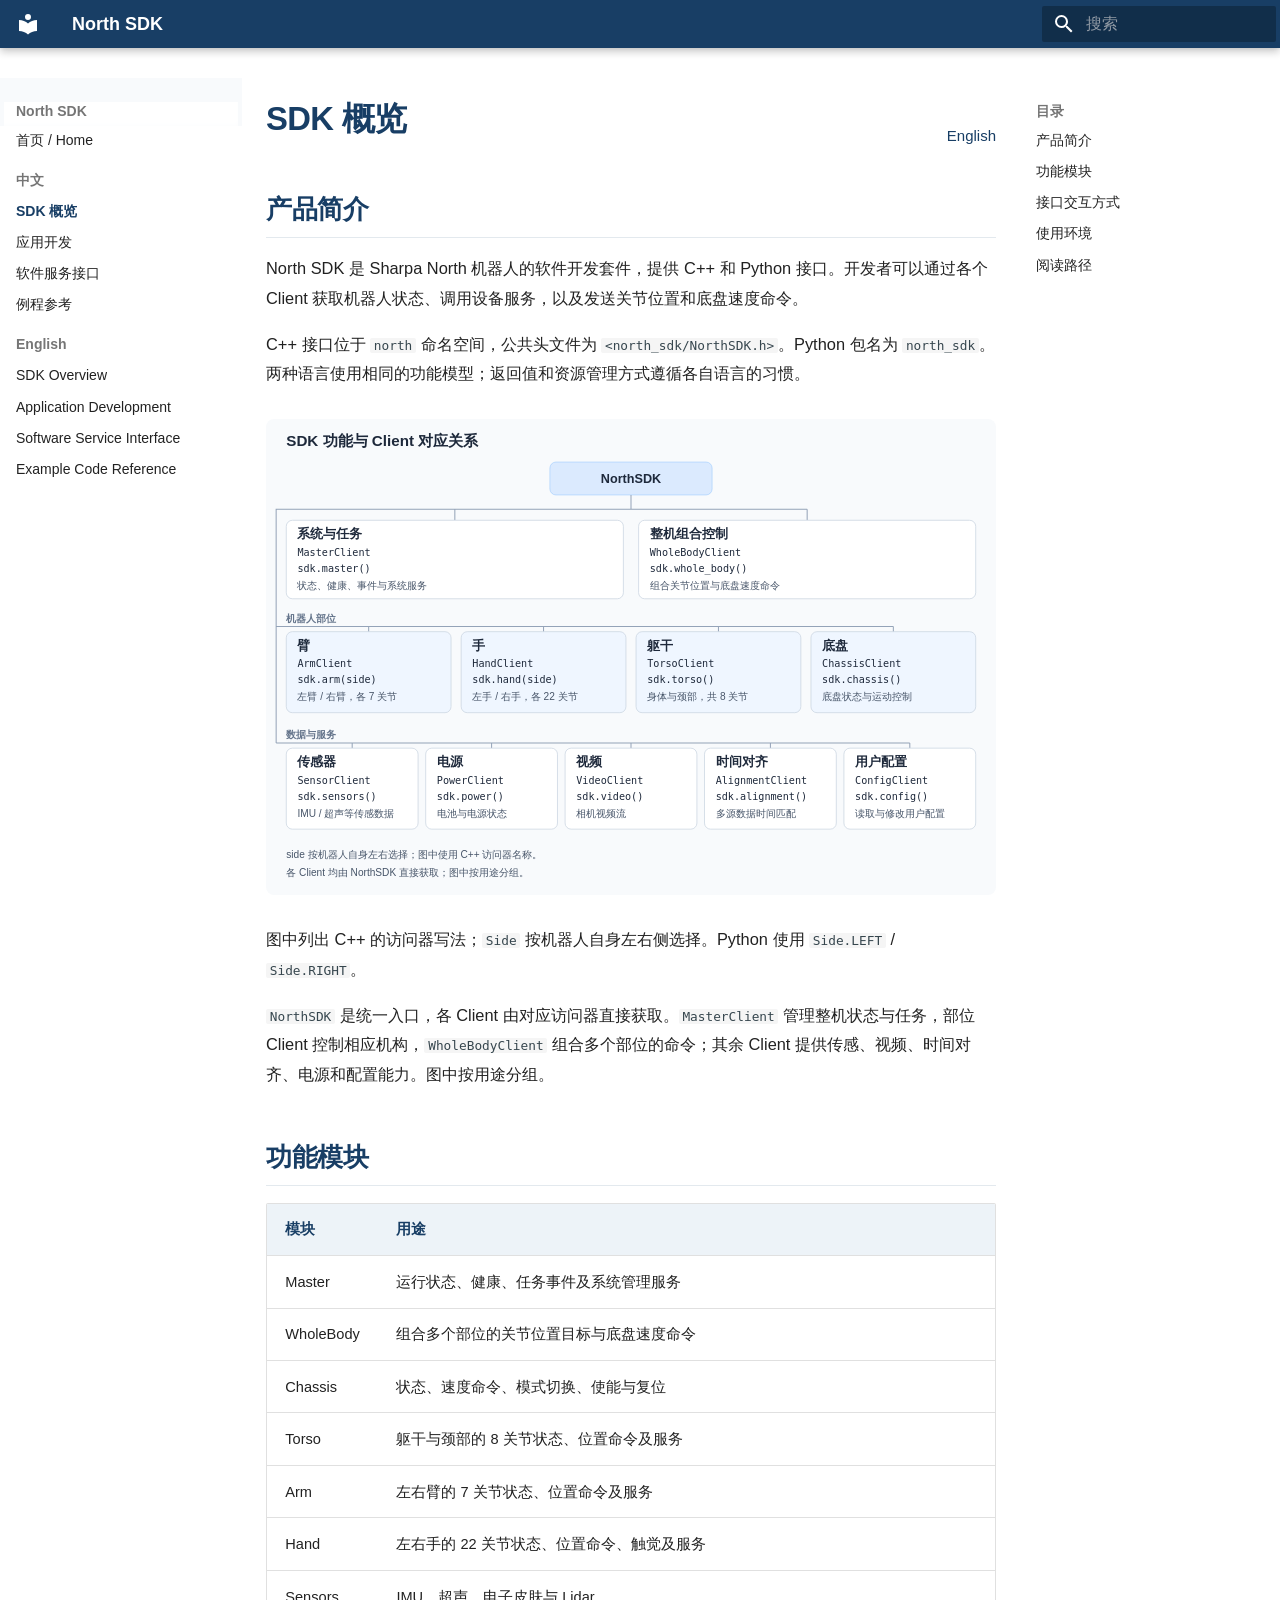
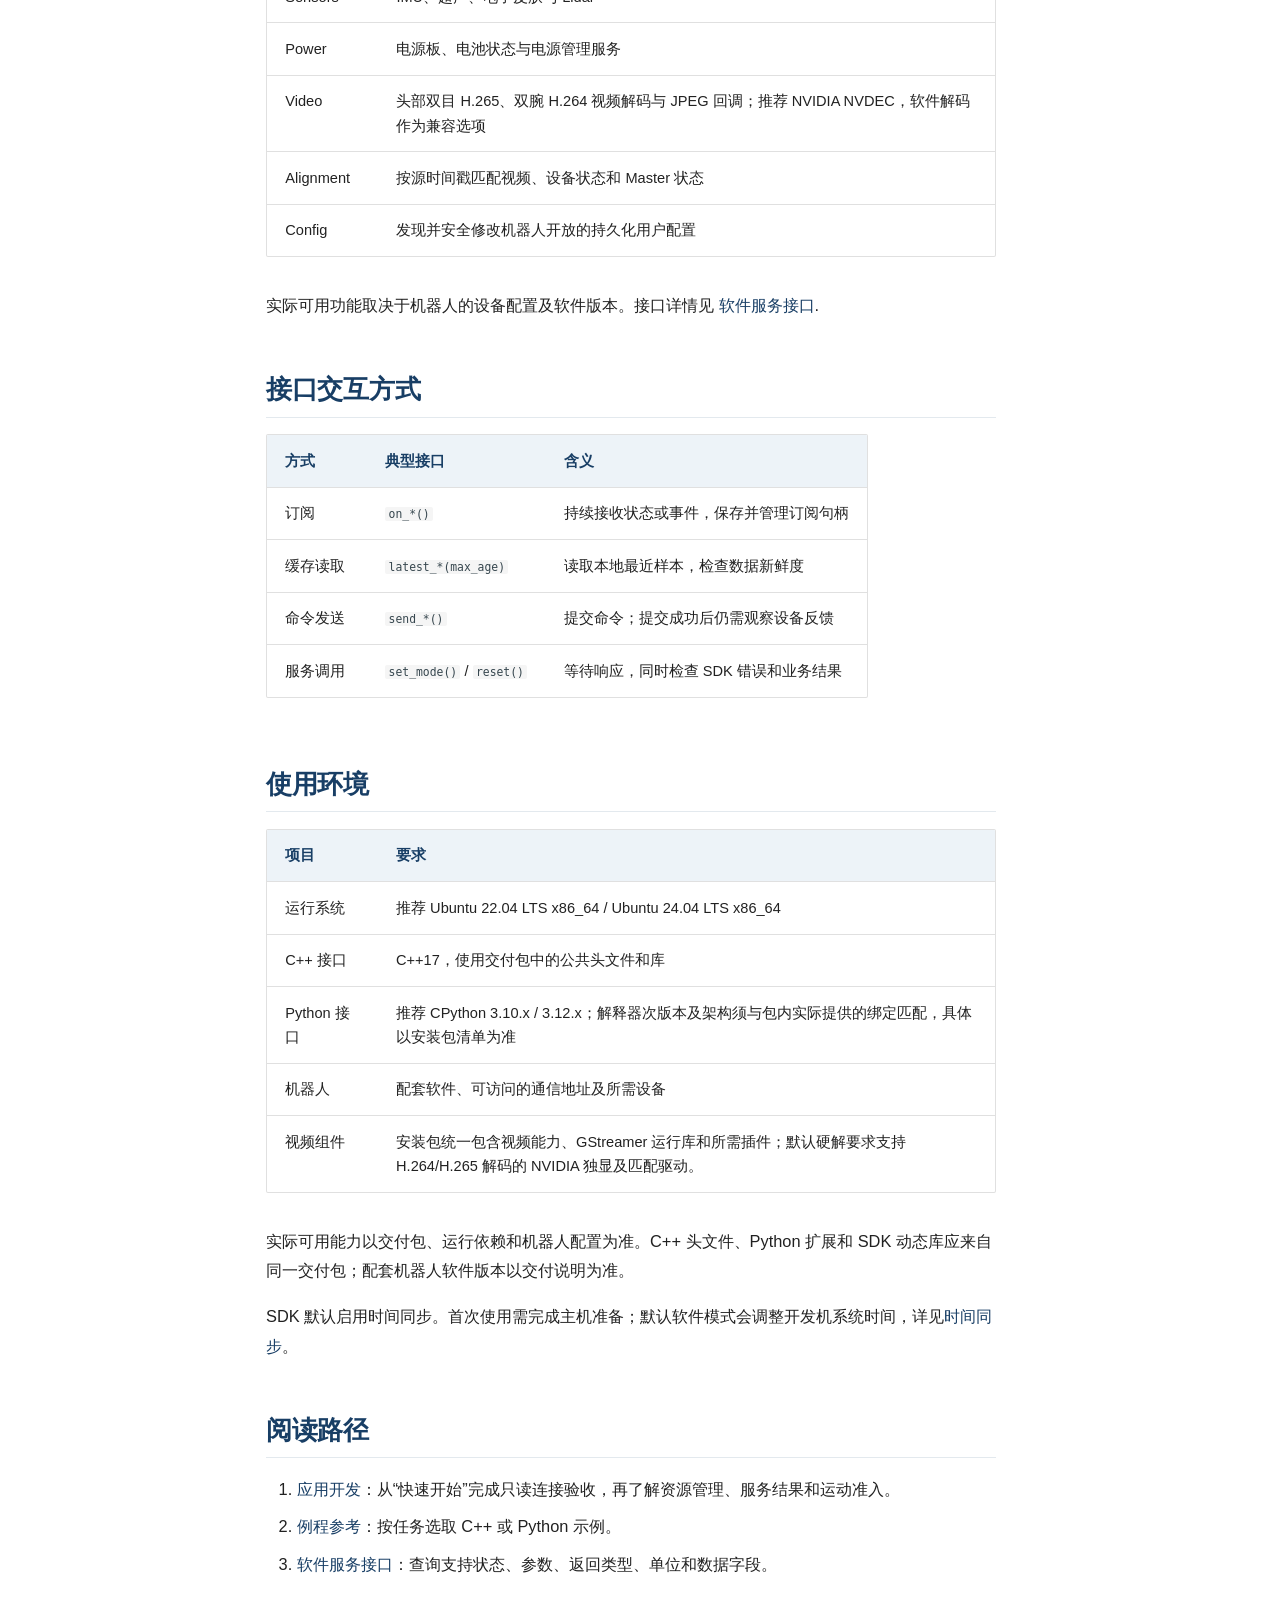
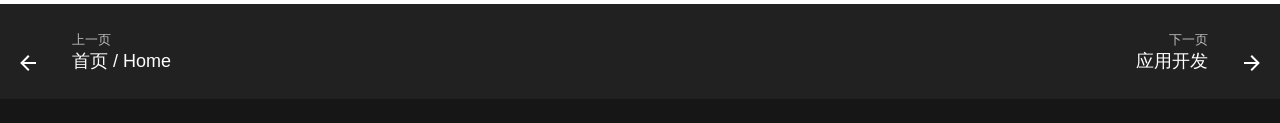
<file: manual/html/zh/overview.html>
<!doctype html>
<html lang="zh" class="no-js">
  <head>
    
      <meta charset="utf-8">
      <meta name="viewport" content="width=device-width,initial-scale=1">
      
        <meta name="description" content="Sharpa North SDK 用户手册 / User Manual">
      
      
      
      
        <link rel="prev" href="../index.html">
      
      
        <link rel="next" href="development.html">
      
      
        
      
      
      <link rel="icon" href="../assets/images/favicon.png">
      <meta name="generator" content="mkdocs-1.6.1, mkdocs-material-9.7.7">
    
    
      
        <title>SDK 概览 - North SDK</title>
      
    
    
      <link rel="stylesheet" href="../assets/stylesheets/main.ec1eaa64.min.css">
      
        
        <link rel="stylesheet" href="../assets/stylesheets/palette.ab4e12ef.min.css">
      
      


    
    
      
        <script src="../assets/external/unpkg.com/iframe-worker/shim.js"></script>
      
    
    
      
    
    
      <link rel="stylesheet" href="../stylesheets/manual.css">
    
    <script>__md_scope=new URL("..",location),__md_hash=e=>[...e].reduce(((e,_)=>(e<<5)-e+_.charCodeAt(0)),0),__md_get=(e,_=localStorage,t=__md_scope)=>JSON.parse(_.getItem(t.pathname+"."+e)),__md_set=(e,_,t=localStorage,a=__md_scope)=>{try{t.setItem(a.pathname+"."+e,JSON.stringify(_))}catch(e){}}</script>
    
      

    
    
  </head>
  
  
    
    
    
    
    
    <body dir="ltr" data-md-color-scheme="default" data-md-color-primary="blue" data-md-color-accent="blue">
  
    
    <input class="md-toggle" data-md-toggle="drawer" type="checkbox" id="__drawer" autocomplete="off">
    <input class="md-toggle" data-md-toggle="search" type="checkbox" id="__search" autocomplete="off">
    <label class="md-overlay" for="__drawer"></label>
    <div data-md-component="skip">
      
        
        <a href="#sdk-概览" class="md-skip">
          跳转至
        </a>
      
    </div>
    <div data-md-component="announce">
      
    </div>
    
    
      

  

<header class="md-header md-header--shadow" data-md-component="header">
  <nav class="md-header__inner md-grid" aria-label="页眉">
    <a href="../index.html" title="North SDK" class="md-header__button md-logo" aria-label="North SDK" data-md-component="logo">
      
  
  <svg xmlns="http://www.w3.org/2000/svg" viewBox="0 0 24 24"><path d="M12 8a3 3 0 0 0 3-3 3 3 0 0 0-3-3 3 3 0 0 0-3 3 3 3 0 0 0 3 3m0 3.54C9.64 9.35 6.5 8 3 8v11c3.5 0 6.64 1.35 9 3.54 2.36-2.19 5.5-3.54 9-3.54V8c-3.5 0-6.64 1.35-9 3.54"/></svg>

    </a>
    <label class="md-header__button md-icon" for="__drawer">
      
      <svg xmlns="http://www.w3.org/2000/svg" viewBox="0 0 24 24"><path d="M3 6h18v2H3zm0 5h18v2H3zm0 5h18v2H3z"/></svg>
    </label>
    <div class="md-header__title" data-md-component="header-title">
      <div class="md-header__ellipsis">
        <div class="md-header__topic">
          <span class="md-ellipsis">
            North SDK
          </span>
        </div>
        <div class="md-header__topic" data-md-component="header-topic">
          <span class="md-ellipsis">
            
              SDK 概览
            
          </span>
        </div>
      </div>
    </div>
    
      
    
    
    
    
      
      
        <label class="md-header__button md-icon" for="__search">
          
          <svg xmlns="http://www.w3.org/2000/svg" viewBox="0 0 24 24"><path d="M9.5 3A6.5 6.5 0 0 1 16 9.5c0 1.61-.59 3.09-1.56 4.23l.27.27h.79l5 5-1.5 1.5-5-5v-.79l-.27-.27A6.52 6.52 0 0 1 9.5 16 6.5 6.5 0 0 1 3 9.5 6.5 6.5 0 0 1 9.5 3m0 2C7 5 5 7 5 9.5S7 14 9.5 14 14 12 14 9.5 12 5 9.5 5"/></svg>
        </label>
        <div class="md-search" data-md-component="search" role="dialog">
  <label class="md-search__overlay" for="__search"></label>
  <div class="md-search__inner" role="search">
    <form class="md-search__form" name="search">
      <input type="text" class="md-search__input" name="query" aria-label="搜索" placeholder="搜索" autocapitalize="off" autocorrect="off" autocomplete="off" spellcheck="false" data-md-component="search-query" required>
      <label class="md-search__icon md-icon" for="__search">
        
        <svg xmlns="http://www.w3.org/2000/svg" viewBox="0 0 24 24"><path d="M9.5 3A6.5 6.5 0 0 1 16 9.5c0 1.61-.59 3.09-1.56 4.23l.27.27h.79l5 5-1.5 1.5-5-5v-.79l-.27-.27A6.52 6.52 0 0 1 9.5 16 6.5 6.5 0 0 1 3 9.5 6.5 6.5 0 0 1 9.5 3m0 2C7 5 5 7 5 9.5S7 14 9.5 14 14 12 14 9.5 12 5 9.5 5"/></svg>
        
        <svg xmlns="http://www.w3.org/2000/svg" viewBox="0 0 24 24"><path d="M20 11v2H8l5.5 5.5-1.42 1.42L4.16 12l7.92-7.92L13.5 5.5 8 11z"/></svg>
      </label>
      <nav class="md-search__options" aria-label="查找">
        
        <button type="reset" class="md-search__icon md-icon" title="清空当前内容" aria-label="清空当前内容" tabindex="-1">
          
          <svg xmlns="http://www.w3.org/2000/svg" viewBox="0 0 24 24"><path d="M19 6.41 17.59 5 12 10.59 6.41 5 5 6.41 10.59 12 5 17.59 6.41 19 12 13.41 17.59 19 19 17.59 13.41 12z"/></svg>
        </button>
      </nav>
      
        <div class="md-search__suggest" data-md-component="search-suggest"></div>
      
    </form>
    <div class="md-search__output">
      <div class="md-search__scrollwrap" tabindex="0" data-md-scrollfix>
        <div class="md-search-result" data-md-component="search-result">
          <div class="md-search-result__meta">
            正在初始化搜索引擎
          </div>
          <ol class="md-search-result__list" role="presentation"></ol>
        </div>
      </div>
    </div>
  </div>
</div>
      
    
    
  </nav>
  
</header>
    
    <div class="md-container" data-md-component="container">
      
      
        
          
        
      
      <main class="md-main" data-md-component="main">
        <div class="md-main__inner md-grid">
          
            
              
              <div class="md-sidebar md-sidebar--primary" data-md-component="sidebar" data-md-type="navigation" >
                <div class="md-sidebar__scrollwrap">
                  <div class="md-sidebar__inner">
                    



<nav class="md-nav md-nav--primary" aria-label="导航栏" data-md-level="0">
  <label class="md-nav__title" for="__drawer">
    <a href="../index.html" title="North SDK" class="md-nav__button md-logo" aria-label="North SDK" data-md-component="logo">
      
  
  <svg xmlns="http://www.w3.org/2000/svg" viewBox="0 0 24 24"><path d="M12 8a3 3 0 0 0 3-3 3 3 0 0 0-3-3 3 3 0 0 0-3 3 3 3 0 0 0 3 3m0 3.54C9.64 9.35 6.5 8 3 8v11c3.5 0 6.64 1.35 9 3.54 2.36-2.19 5.5-3.54 9-3.54V8c-3.5 0-6.64 1.35-9 3.54"/></svg>

    </a>
    North SDK
  </label>
  
  <ul class="md-nav__list" data-md-scrollfix>
    
      
      
  
  
  
  
    <li class="md-nav__item">
      <a href="../index.html" class="md-nav__link">
        
  
  
  <span class="md-ellipsis">
    
  
    首页 / Home
  

    
  </span>
  
  

      </a>
    </li>
  

    
      
      
  
  
    
  
  
  
    
    
    
    
      
        
        
      
    
    
    <li class="md-nav__item md-nav__item--active md-nav__item--section md-nav__item--nested">
      
        
        
        <input class="md-nav__toggle md-toggle " type="checkbox" id="__nav_2" checked>
        
          
          <label class="md-nav__link" for="__nav_2" id="__nav_2_label" tabindex="">
            
  
  
  <span class="md-ellipsis">
    
  
    中文
  

    
  </span>
  
  

            <span class="md-nav__icon md-icon"></span>
          </label>
        
        <nav class="md-nav" data-md-level="1" aria-labelledby="__nav_2_label" aria-expanded="true">
          <label class="md-nav__title" for="__nav_2">
            <span class="md-nav__icon md-icon"></span>
            
  
    中文
  

          </label>
          <ul class="md-nav__list" data-md-scrollfix>
            
              
                
  
  
    
  
  
  
    <li class="md-nav__item md-nav__item--active">
      
      <input class="md-nav__toggle md-toggle" type="checkbox" id="__toc">
      
      
        
      
      
        <label class="md-nav__link md-nav__link--active" for="__toc">
          
  
  
  <span class="md-ellipsis">
    
  
    SDK 概览
  

    
  </span>
  
  

          <span class="md-nav__icon md-icon"></span>
        </label>
      
      <a href="overview.html" class="md-nav__link md-nav__link--active">
        
  
  
  <span class="md-ellipsis">
    
  
    SDK 概览
  

    
  </span>
  
  

      </a>
      
        

<nav class="md-nav md-nav--secondary" aria-label="目录">
  
  
  
    
  
  
    <label class="md-nav__title" for="__toc">
      <span class="md-nav__icon md-icon"></span>
      目录
    </label>
    <ul class="md-nav__list" data-md-component="toc" data-md-scrollfix>
      
        <li class="md-nav__item">
  <a href="#产品简介" class="md-nav__link">
    <span class="md-ellipsis">
      
        产品简介
      
    </span>
  </a>
  
</li>
      
        <li class="md-nav__item">
  <a href="#功能模块" class="md-nav__link">
    <span class="md-ellipsis">
      
        功能模块
      
    </span>
  </a>
  
</li>
      
        <li class="md-nav__item">
  <a href="#接口交互方式" class="md-nav__link">
    <span class="md-ellipsis">
      
        接口交互方式
      
    </span>
  </a>
  
</li>
      
        <li class="md-nav__item">
  <a href="#使用环境" class="md-nav__link">
    <span class="md-ellipsis">
      
        使用环境
      
    </span>
  </a>
  
</li>
      
        <li class="md-nav__item">
  <a href="#阅读路径" class="md-nav__link">
    <span class="md-ellipsis">
      
        阅读路径
      
    </span>
  </a>
  
</li>
      
    </ul>
  
</nav>
      
    </li>
  

              
            
              
                
  
  
  
  
    <li class="md-nav__item">
      <a href="development.html" class="md-nav__link">
        
  
  
  <span class="md-ellipsis">
    
  
    应用开发
  

    
  </span>
  
  

      </a>
    </li>
  

              
            
              
                
  
  
  
  
    <li class="md-nav__item">
      <a href="api.html" class="md-nav__link">
        
  
  
  <span class="md-ellipsis">
    
  
    软件服务接口
  

    
  </span>
  
  

      </a>
    </li>
  

              
            
              
                
  
  
  
  
    <li class="md-nav__item">
      <a href="examples.html" class="md-nav__link">
        
  
  
  <span class="md-ellipsis">
    
  
    例程参考
  

    
  </span>
  
  

      </a>
    </li>
  

              
            
          </ul>
        </nav>
      
    </li>
  

    
      
      
  
  
  
  
    
    
    
    
      
        
        
      
    
    
    <li class="md-nav__item md-nav__item--section md-nav__item--nested">
      
        
        
        <input class="md-nav__toggle md-toggle " type="checkbox" id="__nav_3" >
        
          
          <label class="md-nav__link" for="__nav_3" id="__nav_3_label" tabindex="">
            
  
  
  <span class="md-ellipsis">
    
  
    English
  

    
  </span>
  
  

            <span class="md-nav__icon md-icon"></span>
          </label>
        
        <nav class="md-nav" data-md-level="1" aria-labelledby="__nav_3_label" aria-expanded="false">
          <label class="md-nav__title" for="__nav_3">
            <span class="md-nav__icon md-icon"></span>
            
  
    English
  

          </label>
          <ul class="md-nav__list" data-md-scrollfix>
            
              
                
  
  
  
  
    <li class="md-nav__item">
      <a href="../en/overview.html" class="md-nav__link">
        
  
  
  <span class="md-ellipsis">
    
  
    SDK Overview
  

    
  </span>
  
  

      </a>
    </li>
  

              
            
              
                
  
  
  
  
    <li class="md-nav__item">
      <a href="../en/development.html" class="md-nav__link">
        
  
  
  <span class="md-ellipsis">
    
  
    Application Development
  

    
  </span>
  
  

      </a>
    </li>
  

              
            
              
                
  
  
  
  
    <li class="md-nav__item">
      <a href="../en/api.html" class="md-nav__link">
        
  
  
  <span class="md-ellipsis">
    
  
    Software Service Interface
  

    
  </span>
  
  

      </a>
    </li>
  

              
            
              
                
  
  
  
  
    <li class="md-nav__item">
      <a href="../en/examples.html" class="md-nav__link">
        
  
  
  <span class="md-ellipsis">
    
  
    Example Code Reference
  

    
  </span>
  
  

      </a>
    </li>
  

              
            
          </ul>
        </nav>
      
    </li>
  

    
  </ul>
</nav>
                  </div>
                </div>
              </div>
            
            
              
              <div class="md-sidebar md-sidebar--secondary" data-md-component="sidebar" data-md-type="toc" >
                <div class="md-sidebar__scrollwrap">
                  <div class="md-sidebar__inner">
                    

<nav class="md-nav md-nav--secondary" aria-label="目录">
  
  
  
    
  
  
    <label class="md-nav__title" for="__toc">
      <span class="md-nav__icon md-icon"></span>
      目录
    </label>
    <ul class="md-nav__list" data-md-component="toc" data-md-scrollfix>
      
        <li class="md-nav__item">
  <a href="#产品简介" class="md-nav__link">
    <span class="md-ellipsis">
      
        产品简介
      
    </span>
  </a>
  
</li>
      
        <li class="md-nav__item">
  <a href="#功能模块" class="md-nav__link">
    <span class="md-ellipsis">
      
        功能模块
      
    </span>
  </a>
  
</li>
      
        <li class="md-nav__item">
  <a href="#接口交互方式" class="md-nav__link">
    <span class="md-ellipsis">
      
        接口交互方式
      
    </span>
  </a>
  
</li>
      
        <li class="md-nav__item">
  <a href="#使用环境" class="md-nav__link">
    <span class="md-ellipsis">
      
        使用环境
      
    </span>
  </a>
  
</li>
      
        <li class="md-nav__item">
  <a href="#阅读路径" class="md-nav__link">
    <span class="md-ellipsis">
      
        阅读路径
      
    </span>
  </a>
  
</li>
      
    </ul>
  
</nav>
                  </div>
                </div>
              </div>
            
          
          
            <div class="md-content" data-md-component="content">
              
              <article class="md-content__inner md-typeset">
                
                  



<h1 id="sdk-概览">SDK 概览<a class="headerlink" href="#sdk-概览" title="Permanent link">&para;</a></h1>
<div class="manual-language"><a href="../en/overview.html">English</a></div>

<h2 id="产品简介">产品简介<a class="headerlink" href="#产品简介" title="Permanent link">&para;</a></h2>
<p>North SDK 是 Sharpa North 机器人的软件开发套件，提供 C++ 和 Python 接口。开发者可以通过各个 Client 获取机器人状态、调用设备服务，以及发送关节位置和底盘速度命令。</p>
<p>C++ 接口位于 <code>north</code> 命名空间，公共头文件为 <code>&lt;north_sdk/NorthSDK.h&gt;</code>。Python 包名为 <code>north_sdk</code>。两种语言使用相同的功能模型；返回值和资源管理方式遵循各自语言的习惯。</p>
<p><img alt="SDK 功能与 Client 对应关系" src="../assets/zh/SDK/SDK%20%E6%A6%82%E8%A7%88/client-map.svg" /></p>
<p>图中列出 C++ 的访问器写法；<code>Side</code> 按机器人自身左右侧选择。Python 使用 <code>Side.LEFT</code> / <code>Side.RIGHT</code>。</p>
<p><code>NorthSDK</code> 是统一入口，各 Client 由对应访问器直接获取。<code>MasterClient</code> 管理整机状态与任务，部位 Client 控制相应机构，<code>WholeBodyClient</code> 组合多个部位的命令；其余 Client 提供传感、视频、时间对齐、电源和配置能力。图中按用途分组。</p>
<h2 id="功能模块">功能模块<a class="headerlink" href="#功能模块" title="Permanent link">&para;</a></h2>
<table>
<thead>
<tr>
<th>模块</th>
<th>用途</th>
</tr>
</thead>
<tbody>
<tr>
<td>Master</td>
<td>运行状态、健康、任务事件及系统管理服务</td>
</tr>
<tr>
<td>WholeBody</td>
<td>组合多个部位的关节位置目标与底盘速度命令</td>
</tr>
<tr>
<td>Chassis</td>
<td>状态、速度命令、模式切换、使能与复位</td>
</tr>
<tr>
<td>Torso</td>
<td>躯干与颈部的 8 关节状态、位置命令及服务</td>
</tr>
<tr>
<td>Arm</td>
<td>左右臂的 7 关节状态、位置命令及服务</td>
</tr>
<tr>
<td>Hand</td>
<td>左右手的 22 关节状态、位置命令、触觉及服务</td>
</tr>
<tr>
<td>Sensors</td>
<td>IMU、超声、电子皮肤与 Lidar</td>
</tr>
<tr>
<td>Power</td>
<td>电源板、电池状态与电源管理服务</td>
</tr>
<tr>
<td>Video</td>
<td>头部双目 H.265、双腕 H.264 视频解码与 JPEG 回调；推荐 NVIDIA NVDEC，软件解码作为兼容选项</td>
</tr>
<tr>
<td>Alignment</td>
<td>按源时间戳匹配视频、设备状态和 Master 状态</td>
</tr>
<tr>
<td>Config</td>
<td>发现并安全修改机器人开放的持久化用户配置</td>
</tr>
</tbody>
</table>
<p>实际可用功能取决于机器人的设备配置及软件版本。接口详情见 <a href="api.html">软件服务接口</a>.</p>
<h2 id="接口交互方式">接口交互方式<a class="headerlink" href="#接口交互方式" title="Permanent link">&para;</a></h2>
<table>
<thead>
<tr>
<th>方式</th>
<th>典型接口</th>
<th>含义</th>
</tr>
</thead>
<tbody>
<tr>
<td>订阅</td>
<td><code>on_*()</code></td>
<td>持续接收状态或事件，保存并管理订阅句柄</td>
</tr>
<tr>
<td>缓存读取</td>
<td><code>latest_*(max_age)</code></td>
<td>读取本地最近样本，检查数据新鲜度</td>
</tr>
<tr>
<td>命令发送</td>
<td><code>send_*()</code></td>
<td>提交命令；提交成功后仍需观察设备反馈</td>
</tr>
<tr>
<td>服务调用</td>
<td><code>set_mode()</code> / <code>reset()</code></td>
<td>等待响应，同时检查 SDK 错误和业务结果</td>
</tr>
</tbody>
</table>
<h2 id="使用环境">使用环境<a class="headerlink" href="#使用环境" title="Permanent link">&para;</a></h2>
<table>
<thead>
<tr>
<th>项目</th>
<th>要求</th>
</tr>
</thead>
<tbody>
<tr>
<td>运行系统</td>
<td>推荐 Ubuntu 22.04 LTS x86_64 / Ubuntu 24.04 LTS x86_64</td>
</tr>
<tr>
<td>C++ 接口</td>
<td>C++17，使用交付包中的公共头文件和库</td>
</tr>
<tr>
<td>Python 接口</td>
<td>推荐 CPython 3.10.x / 3.12.x；解释器次版本及架构须与包内实际提供的绑定匹配，具体以安装包清单为准</td>
</tr>
<tr>
<td>机器人</td>
<td>配套软件、可访问的通信地址及所需设备</td>
</tr>
<tr>
<td>视频组件</td>
<td>安装包统一包含视频能力、GStreamer 运行库和所需插件；默认硬解要求支持 H.264/H.265 解码的 NVIDIA 独显及匹配驱动。</td>
</tr>
</tbody>
</table>
<p>实际可用能力以交付包、运行依赖和机器人配置为准。C++ 头文件、Python 扩展和 SDK 动态库应来自同一交付包；配套机器人软件版本以交付说明为准。</p>
<p>SDK 默认启用时间同步。首次使用需完成主机准备；默认软件模式会调整开发机系统时间，详见<a href="development.html#%E6%97%B6%E9%97%B4%E5%90%8C%E6%AD%A5">时间同步</a>。</p>
<h2 id="阅读路径">阅读路径<a class="headerlink" href="#阅读路径" title="Permanent link">&para;</a></h2>
<ol>
<li><a href="development.html">应用开发</a>：从“快速开始”完成只读连接验收，再了解资源管理、服务结果和运动准入。</li>
<li><a href="examples.html">例程参考</a>：按任务选取 C++ 或 Python 示例。</li>
<li><a href="api.html">软件服务接口</a>：查询支持状态、参数、返回类型、单位和数据字段。</li>
</ol>












                
              </article>
            </div>
          
          
<script>var target=document.getElementById(location.hash.slice(1));target&&target.name&&(target.checked=target.name.startsWith("__tabbed_"))</script>
        </div>
        
          <button type="button" class="md-top md-icon" data-md-component="top" hidden>
  
  <svg xmlns="http://www.w3.org/2000/svg" viewBox="0 0 24 24"><path d="M13 20h-2V8l-5.5 5.5-1.42-1.42L12 4.16l7.92 7.92-1.42 1.42L13 8z"/></svg>
  回到页面顶部
</button>
        
      </main>
      
        <footer class="md-footer">
  
    
      
      <nav class="md-footer__inner md-grid" aria-label="页脚" >
        
          
          <a href="../index.html" class="md-footer__link md-footer__link--prev" aria-label="上一页: 首页 / Home">
            <div class="md-footer__button md-icon">
              
              <svg xmlns="http://www.w3.org/2000/svg" viewBox="0 0 24 24"><path d="M20 11v2H8l5.5 5.5-1.42 1.42L4.16 12l7.92-7.92L13.5 5.5 8 11z"/></svg>
            </div>
            <div class="md-footer__title">
              <span class="md-footer__direction">
                上一页
              </span>
              <div class="md-ellipsis">
                首页 / Home
              </div>
            </div>
          </a>
        
        
          
          <a href="development.html" class="md-footer__link md-footer__link--next" aria-label="下一页: 应用开发">
            <div class="md-footer__title">
              <span class="md-footer__direction">
                下一页
              </span>
              <div class="md-ellipsis">
                应用开发
              </div>
            </div>
            <div class="md-footer__button md-icon">
              
              <svg xmlns="http://www.w3.org/2000/svg" viewBox="0 0 24 24"><path d="M4 11v2h12l-5.5 5.5 1.42 1.42L19.84 12l-7.92-7.92L10.5 5.5 16 11z"/></svg>
            </div>
          </a>
        
      </nav>
    
  
  <div class="md-footer-meta md-typeset">
    <div class="md-footer-meta__inner md-grid">
      <div class="md-copyright">
  
  
</div>
      
    </div>
  </div>
</footer>
      
    </div>
    <div class="md-dialog" data-md-component="dialog">
      <div class="md-dialog__inner md-typeset"></div>
    </div>
    
    
    
      
      
      <script id="__config" type="application/json">{"annotate": null, "base": "..", "features": ["navigation.sections", "navigation.top", "navigation.footer", "search.highlight", "search.suggest", "content.code.copy"], "search": "../assets/javascripts/workers/search.2c215733.min.js", "tags": null, "translations": {"clipboard.copied": "\u5df2\u590d\u5236", "clipboard.copy": "\u590d\u5236", "search.result.more.one": "\u5728\u8be5\u9875\u4e0a\u8fd8\u6709 1 \u4e2a\u7b26\u5408\u6761\u4ef6\u7684\u7ed3\u679c", "search.result.more.other": "\u5728\u8be5\u9875\u4e0a\u8fd8\u6709 # \u4e2a\u7b26\u5408\u6761\u4ef6\u7684\u7ed3\u679c", "search.result.none": "\u6ca1\u6709\u627e\u5230\u7b26\u5408\u6761\u4ef6\u7684\u7ed3\u679c", "search.result.one": "\u627e\u5230 1 \u4e2a\u7b26\u5408\u6761\u4ef6\u7684\u7ed3\u679c", "search.result.other": "# \u4e2a\u7b26\u5408\u6761\u4ef6\u7684\u7ed3\u679c", "search.result.placeholder": "\u952e\u5165\u4ee5\u5f00\u59cb\u641c\u7d22", "search.result.term.missing": "\u7f3a\u5c11", "select.version": "\u9009\u62e9\u5f53\u524d\u7248\u672c"}, "version": null}</script>
    
    
      <script src="../assets/javascripts/bundle.d7400e89.min.js"></script>
      
        <script src="../javascripts/manual.js"></script>
      
        <script src="../assets/external/unpkg.com/mermaid@11/dist/mermaid.min.js"></script>
      
    
  </body>
</html>
</file>
<file: manual/html/stylesheets/manual.css>
[data-md-color-primary] { --md-primary-fg-color:#183e65; --md-accent-fg-color:#2168a6; }
body { font-family:Arial,"Noto Sans CJK SC","Microsoft YaHei",sans-serif; }
.md-grid { max-width:90rem; }
.md-content { min-width:0; }
.md-typeset { font-size:.82rem; line-height:1.8; }
.md-typeset h1 { color:#183e65; font-weight:650; letter-spacing:-.02em; }
.md-typeset h2 { color:#183e65; border-bottom:1px solid #e3e9ee; padding-bottom:.35em; margin-top:2em; font-weight:600; }
.md-typeset h3 { font-weight:600; }
.md-typeset code { font-family:"DejaVu Sans Mono",Consolas,monospace; font-size:.78em; }
.md-typeset pre>code { font-size:.73rem; line-height:1.65; }
.md-typeset table:not([class]) { font-size:.73rem; line-height:1.65; }
.md-typeset table:not([class]) th { background:#edf3f8; color:#183e65; }
.md-typeset blockquote { border-color:#b77a16; background:#fffbf1; padding:.7em 1em; margin-left:0; }
.md-typeset img { display:block; margin:1.5rem auto; max-width:100%; height:auto; }
.md-sidebar--primary { background:#f8fafc; }
.md-nav__link { line-height:1.6; }
.md-nav__link--active { font-weight:650; }
.manual-language { float:right; margin:-3rem 0 0; font-size:.75rem; }
@media(min-width:1220px) { .md-sidebar--secondary { width:13rem; } }
</file>
<file: manual/html/assets/stylesheets/main.ec1eaa64.min.css>
@charset "UTF-8";html{-webkit-text-size-adjust:none;-moz-text-size-adjust:none;text-size-adjust:none;box-sizing:border-box}*,:after,:before{box-sizing:inherit}@media (prefers-reduced-motion){*,:after,:before{transition:none!important}}body{margin:0}a,button,input,label{-webkit-tap-highlight-color:transparent}a{color:inherit;text-decoration:none}hr{border:0;box-sizing:initial;display:block;height:.05rem;overflow:visible;padding:0}small{font-size:80%}sub,sup{line-height:1em}img{border-style:none}table{border-collapse:initial;border-spacing:0}td,th{font-weight:400;vertical-align:top}button{background:#0000;border:0;font-family:inherit;font-size:inherit;margin:0;padding:0}input{border:0;outline:none}:root{--md-primary-fg-color:#4051b5;--md-primary-fg-color--light:#5d6cc0;--md-primary-fg-color--dark:#303fa1;--md-primary-bg-color:#fff;--md-primary-bg-color--light:#ffffffb3;--md-accent-fg-color:#526cfe;--md-accent-fg-color--transparent:#526cfe1a;--md-accent-bg-color:#fff;--md-accent-bg-color--light:#ffffffb3}[data-md-color-scheme=default]{color-scheme:light}[data-md-color-scheme=default] img[src$="#gh-dark-mode-only"],[data-md-color-scheme=default] img[src$="#only-dark"]{display:none}:root,[data-md-color-scheme=default]{--md-hue:225deg;--md-default-fg-color:#000000de;--md-default-fg-color--light:#0000008a;--md-default-fg-color--lighter:#00000052;--md-default-fg-color--lightest:#00000012;--md-default-bg-color:#fff;--md-default-bg-color--light:#ffffffb3;--md-default-bg-color--lighter:#ffffff4d;--md-default-bg-color--lightest:#ffffff1f;--md-code-fg-color:#36464e;--md-code-bg-color:#f5f5f5;--md-code-bg-color--light:#f5f5f5b3;--md-code-bg-color--lighter:#f5f5f54d;--md-code-hl-color:#4287ff;--md-code-hl-color--light:#4287ff1a;--md-code-hl-number-color:#d52a2a;--md-code-hl-special-color:#db1457;--md-code-hl-function-color:#a846b9;--md-code-hl-constant-color:#6e59d9;--md-code-hl-keyword-color:#3f6ec6;--md-code-hl-string-color:#1c7d4d;--md-code-hl-name-color:var(--md-code-fg-color);--md-code-hl-operator-color:var(--md-default-fg-color--light);--md-code-hl-punctuation-color:var(--md-default-fg-color--light);--md-code-hl-comment-color:var(--md-default-fg-color--light);--md-code-hl-generic-color:var(--md-default-fg-color--light);--md-code-hl-variable-color:var(--md-default-fg-color--light);--md-typeset-color:var(--md-default-fg-color);--md-typeset-a-color:var(--md-primary-fg-color);--md-typeset-del-color:#f5503d26;--md-typeset-ins-color:#0bd57026;--md-typeset-kbd-color:#fafafa;--md-typeset-kbd-accent-color:#fff;--md-typeset-kbd-border-color:#b8b8b8;--md-typeset-mark-color:#ffff0080;--md-typeset-table-color:#0000001f;--md-typeset-table-color--light:rgba(0,0,0,.035);--md-admonition-fg-color:var(--md-default-fg-color);--md-admonition-bg-color:var(--md-default-bg-color);--md-warning-fg-color:#000000de;--md-warning-bg-color:#ff9;--md-footer-fg-color:#fff;--md-footer-fg-color--light:#ffffffb3;--md-footer-fg-color--lighter:#ffffff73;--md-footer-bg-color:#000000de;--md-footer-bg-color--dark:#00000052;--md-shadow-z1:0 0.2rem 0.5rem #0000000d,0 0 0.05rem #0000001a;--md-shadow-z2:0 0.2rem 0.5rem #0000001a,0 0 0.05rem #00000040;--md-shadow-z3:0 0.2rem 0.5rem #0003,0 0 0.05rem #00000059}.md-icon svg{fill:currentcolor;display:block;height:1.2rem;width:1.2rem}body{-webkit-font-smoothing:antialiased;-moz-osx-font-smoothing:grayscale;--md-text-font-family:var(--md-text-font,_),-apple-system,BlinkMacSystemFont,Helvetica,Arial,sans-serif;--md-code-font-family:var(--md-code-font,_),SFMono-Regular,Consolas,Menlo,monospace}aside,body,input{font-feature-settings:"kern","liga";color:var(--md-typeset-color);font-family:var(--md-text-font-family)}code,kbd,pre{font-feature-settings:"kern";font-family:var(--md-code-font-family)}:root{--md-typeset-table-sort-icon:url('data:image/svg+xml;charset=utf-8,<svg xmlns="http://www.w3.org/2000/svg" viewBox="0 0 24 24"><path d="m18 21-4-4h3V7h-3l4-4 4 4h-3v10h3M2 19v-2h10v2M2 13v-2h7v2M2 7V5h4v2z"/></svg>');--md-typeset-table-sort-icon--asc:url('data:image/svg+xml;charset=utf-8,<svg xmlns="http://www.w3.org/2000/svg" viewBox="0 0 24 24"><path d="M19 17h3l-4 4-4-4h3V3h2M2 17h10v2H2M6 5v2H2V5m0 6h7v2H2z"/></svg>');--md-typeset-table-sort-icon--desc:url('data:image/svg+xml;charset=utf-8,<svg xmlns="http://www.w3.org/2000/svg" viewBox="0 0 24 24"><path d="M19 7h3l-4-4-4 4h3v14h2M2 17h10v2H2M6 5v2H2V5m0 6h7v2H2z"/></svg>')}.md-typeset{-webkit-print-color-adjust:exact;color-adjust:exact;font-size:.8rem;line-height:1.6;overflow-wrap:break-word}@media print{.md-typeset{font-size:.68rem}}.md-typeset blockquote,.md-typeset dl,.md-typeset figure,.md-typeset ol,.md-typeset pre,.md-typeset ul{margin-bottom:1em;margin-top:1em}.md-typeset h1{color:var(--md-default-fg-color--light);font-size:2em;line-height:1.3;margin:0 0 1.25em}.md-typeset h1,.md-typeset h2{font-weight:300;letter-spacing:-.01em}.md-typeset h2{font-size:1.5625em;line-height:1.4;margin:1.6em 0 .64em}.md-typeset h3{font-size:1.25em;font-weight:400;letter-spacing:-.01em;line-height:1.5;margin:1.6em 0 .8em}.md-typeset h2+h3{margin-top:.8em}.md-typeset h4{font-weight:700;letter-spacing:-.01em;margin:1em 0}.md-typeset h5,.md-typeset h6{color:var(--md-default-fg-color--light);font-size:.8em;font-weight:700;letter-spacing:-.01em;margin:1.25em 0}.md-typeset h5{text-transform:uppercase}.md-typeset h5 code{text-transform:none}.md-typeset hr{border-bottom:.05rem solid var(--md-default-fg-color--lightest);display:flow-root;margin:1.5em 0}.md-typeset a{color:var(--md-typeset-a-color);word-break:break-word}.md-typeset a,.md-typeset a:before{transition:color 125ms}.md-typeset a:focus,.md-typeset a:hover{color:var(--md-accent-fg-color)}.md-typeset a:focus code,.md-typeset a:hover code{background-color:var(--md-accent-fg-color--transparent);color:var(--md-accent-fg-color)}.md-typeset a code{color:var(--md-typeset-a-color)}.md-typeset a.focus-visible{outline-color:var(--md-accent-fg-color);outline-offset:.2rem}.md-typeset code,.md-typeset kbd,.md-typeset pre{color:var(--md-code-fg-color);direction:ltr;font-variant-ligatures:none;transition:background-color 125ms}@media print{.md-typeset code,.md-typeset kbd,.md-typeset pre{white-space:pre-wrap}}.md-typeset code{background-color:var(--md-code-bg-color);border-radius:.1rem;-webkit-box-decoration-break:clone;box-decoration-break:clone;font-size:.85em;padding:0 .2941176471em;transition:color 125ms,background-color 125ms;word-break:break-word}.md-typeset code:not(.focus-visible){-webkit-tap-highlight-color:transparent;outline:none}.md-typeset pre{display:flow-root;line-height:1.4;position:relative}.md-typeset pre>code{-webkit-box-decoration-break:slice;box-decoration-break:slice;box-shadow:none;display:block;margin:0;outline-color:var(--md-accent-fg-color);overflow:auto;padding:.7720588235em 1.1764705882em;scrollbar-color:var(--md-default-fg-color--lighter) #0000;scrollbar-width:thin;touch-action:auto;word-break:normal}.md-typeset pre>code:hover{scrollbar-color:var(--md-accent-fg-color) #0000}.md-typeset pre>code::-webkit-scrollbar{height:.2rem;width:.2rem}.md-typeset pre>code::-webkit-scrollbar-thumb{background-color:var(--md-default-fg-color--lighter)}.md-typeset pre>code::-webkit-scrollbar-thumb:hover{background-color:var(--md-accent-fg-color)}.md-typeset kbd{background-color:var(--md-typeset-kbd-color);border-radius:.1rem;box-shadow:0 .1rem 0 .05rem var(--md-typeset-kbd-border-color),0 .1rem 0 var(--md-typeset-kbd-border-color),0 -.1rem .2rem var(--md-typeset-kbd-accent-color) inset;color:var(--md-default-fg-color);display:inline-block;font-size:.75em;padding:0 .6666666667em;vertical-align:text-top;word-break:break-word}.md-typeset mark{background-color:var(--md-typeset-mark-color);-webkit-box-decoration-break:clone;box-decoration-break:clone;color:inherit;word-break:break-word}.md-typeset abbr{cursor:help;text-decoration:none}.md-typeset [data-preview],.md-typeset abbr{border-bottom:.05rem dotted var(--md-default-fg-color--light)}.md-typeset small{opacity:.75}[dir=ltr] .md-typeset sub,[dir=ltr] .md-typeset sup{margin-left:.078125em}[dir=rtl] .md-typeset sub,[dir=rtl] .md-typeset sup{margin-right:.078125em}[dir=ltr] .md-typeset blockquote{padding-left:.6rem}[dir=rtl] .md-typeset blockquote{padding-right:.6rem}[dir=ltr] .md-typeset blockquote{border-left:.2rem solid var(--md-default-fg-color--lighter)}[dir=rtl] .md-typeset blockquote{border-right:.2rem solid var(--md-default-fg-color--lighter)}.md-typeset blockquote{color:var(--md-default-fg-color--light);margin-left:0;margin-right:0}.md-typeset ul{list-style-type:disc}.md-typeset ul[type]{list-style-type:revert-layer}[dir=ltr] .md-typeset ol,[dir=ltr] .md-typeset ul{margin-left:.625em}[dir=rtl] .md-typeset ol,[dir=rtl] .md-typeset ul{margin-right:.625em}.md-typeset ol,.md-typeset ul{padding:0}.md-typeset ol:not([hidden]),.md-typeset ul:not([hidden]){display:flow-root}.md-typeset ol ol,.md-typeset ul ol{list-style-type:lower-alpha}.md-typeset ol ol ol,.md-typeset ul ol ol{list-style-type:lower-roman}.md-typeset ol ol ol ol,.md-typeset ul ol ol ol{list-style-type:upper-alpha}.md-typeset ol ol ol ol ol,.md-typeset ul ol ol ol ol{list-style-type:upper-roman}.md-typeset ol[type],.md-typeset ul[type]{list-style-type:revert-layer}[dir=ltr] .md-typeset ol li,[dir=ltr] .md-typeset ul li{margin-left:1.25em}[dir=rtl] .md-typeset ol li,[dir=rtl] .md-typeset ul li{margin-right:1.25em}.md-typeset ol li,.md-typeset ul li{margin-bottom:.5em}.md-typeset ol li blockquote,.md-typeset ol li p,.md-typeset ul li blockquote,.md-typeset ul li p{margin:.5em 0}.md-typeset ol li:last-child,.md-typeset ul li:last-child{margin-bottom:0}[dir=ltr] .md-typeset ol li ol,[dir=ltr] .md-typeset ol li ul,[dir=ltr] .md-typeset ul li ol,[dir=ltr] .md-typeset ul li ul{margin-left:.625em}[dir=rtl] .md-typeset ol li ol,[dir=rtl] .md-typeset ol li ul,[dir=rtl] .md-typeset ul li ol,[dir=rtl] .md-typeset ul li ul{margin-right:.625em}.md-typeset ol li ol,.md-typeset ol li ul,.md-typeset ul li ol,.md-typeset ul li ul{margin-bottom:.5em;margin-top:.5em}[dir=ltr] .md-typeset dd{margin-left:1.875em}[dir=rtl] .md-typeset dd{margin-right:1.875em}.md-typeset dd{margin-bottom:1.5em;margin-top:1em}.md-typeset img,.md-typeset svg,.md-typeset video{height:auto;max-width:100%}.md-typeset img[align=left]{margin:1em 1em 1em 0}.md-typeset img[align=right]{margin:1em 0 1em 1em}.md-typeset img[align]:only-child{margin-top:0}.md-typeset figure{display:flow-root;margin:1em auto;max-width:100%;text-align:center;width:fit-content}.md-typeset figure img{display:block;margin:0 auto}.md-typeset figcaption{font-style:italic;margin:1em auto;max-width:24rem}.md-typeset iframe{max-width:100%}.md-typeset table:not([class]){background-color:var(--md-default-bg-color);border:.05rem solid var(--md-typeset-table-color);border-radius:.1rem;display:inline-block;font-size:.64rem;max-width:100%;overflow:auto;touch-action:auto}@media print{.md-typeset table:not([class]){display:table}}.md-typeset table:not([class])+*{margin-top:1.5em}.md-typeset table:not([class]) td>:first-child,.md-typeset table:not([class]) th>:first-child{margin-top:0}.md-typeset table:not([class]) td>:last-child,.md-typeset table:not([class]) th>:last-child{margin-bottom:0}.md-typeset table:not([class]) td:not([align]),.md-typeset table:not([class]) th:not([align]){text-align:left}[dir=rtl] .md-typeset table:not([class]) td:not([align]),[dir=rtl] .md-typeset table:not([class]) th:not([align]){text-align:right}.md-typeset table:not([class]) th{font-weight:700;min-width:5rem;padding:.9375em 1.25em;vertical-align:top}.md-typeset table:not([class]) td{border-top:.05rem solid var(--md-typeset-table-color);padding:.9375em 1.25em;vertical-align:top}.md-typeset table:not([class]) tbody tr{transition:background-color 125ms}.md-typeset table:not([class]) tbody tr:hover{background-color:var(--md-typeset-table-color--light);box-shadow:0 .05rem 0 var(--md-default-bg-color) inset}.md-typeset table:not([class]) a{word-break:normal}.md-typeset table th[role=columnheader]{cursor:pointer}[dir=ltr] .md-typeset table th[role=columnheader]:after{margin-left:.5em}[dir=rtl] .md-typeset table th[role=columnheader]:after{margin-right:.5em}.md-typeset table th[role=columnheader]:after{content:"";display:inline-block;height:1.2em;-webkit-mask-image:var(--md-typeset-table-sort-icon);mask-image:var(--md-typeset-table-sort-icon);-webkit-mask-repeat:no-repeat;mask-repeat:no-repeat;-webkit-mask-size:contain;mask-size:contain;transition:background-color 125ms;vertical-align:text-bottom;width:1.2em}.md-typeset table th[role=columnheader]:hover:after{background-color:var(--md-default-fg-color--lighter)}.md-typeset table th[role=columnheader][aria-sort=ascending]:after{background-color:var(--md-default-fg-color--light);-webkit-mask-image:var(--md-typeset-table-sort-icon--asc);mask-image:var(--md-typeset-table-sort-icon--asc)}.md-typeset table th[role=columnheader][aria-sort=descending]:after{background-color:var(--md-default-fg-color--light);-webkit-mask-image:var(--md-typeset-table-sort-icon--desc);mask-image:var(--md-typeset-table-sort-icon--desc)}.md-typeset__scrollwrap{margin:1em -.8rem;overflow-x:auto;touch-action:auto}.md-typeset__table{display:inline-block;margin-bottom:.5em;padding:0 .8rem}@media print{.md-typeset__table{display:block}}html .md-typeset__table table{display:table;margin:0;overflow:hidden;width:100%}@media screen and (max-width:44.984375em){.md-content__inner>pre{margin:1em -.8rem}.md-content__inner>pre code{border-radius:0}}.md-typeset .md-author{border-radius:100%;display:block;flex-shrink:0;height:1.6rem;overflow:hidden;position:relative;transition:color 125ms,transform 125ms;width:1.6rem}.md-typeset .md-author img{display:block}.md-typeset .md-author--more{background:var(--md-default-fg-color--lightest);color:var(--md-default-fg-color--lighter);font-size:.6rem;font-weight:700;line-height:1.6rem;text-align:center}.md-typeset .md-author--long{height:2.4rem;width:2.4rem}.md-typeset a.md-author{transform:scale(1)}.md-typeset a.md-author img{border-radius:100%;filter:grayscale(100%) opacity(75%);transition:filter 125ms}.md-typeset a.md-author:focus,.md-typeset a.md-author:hover{transform:scale(1.1);z-index:1}.md-typeset a.md-author:focus img,.md-typeset a.md-author:hover img{filter:grayscale(0)}.md-banner{background-color:var(--md-footer-bg-color);color:var(--md-footer-fg-color);overflow:auto}@media print{.md-banner{display:none}}.md-banner--warning{background-color:var(--md-warning-bg-color);color:var(--md-warning-fg-color)}.md-banner__inner{font-size:.7rem;margin:.6rem auto;padding:0 .8rem}[dir=ltr] .md-banner__button{float:right}[dir=rtl] .md-banner__button{float:left}.md-banner__button{color:inherit;cursor:pointer;transition:opacity .25s}.no-js .md-banner__button{display:none}.md-banner__button:hover{opacity:.7}html{font-size:125%;height:100%;overflow-x:hidden}@media screen and (min-width:100em){html{font-size:137.5%}}@media screen and (min-width:125em){html{font-size:150%}}body{background-color:var(--md-default-bg-color);display:flex;flex-direction:column;font-size:.5rem;min-height:100%;position:relative;width:100%}@media print{body{display:block}}@media screen and (max-width:59.984375em){body[data-md-scrolllock]{position:fixed}}.md-grid{margin-left:auto;margin-right:auto;max-width:61rem}.md-container{display:flex;flex-direction:column;flex-grow:1}@media print{.md-container{display:block}}.md-main{flex-grow:1}.md-main__inner{display:flex;height:100%;margin-top:1.5rem}.md-ellipsis{overflow:hidden;text-overflow:ellipsis}.md-toggle{display:none}.md-option{height:0;opacity:0;position:absolute;width:0}.md-option:checked+label:not([hidden]){display:block}.md-option.focus-visible+label{outline-color:var(--md-accent-fg-color);outline-style:auto}.md-skip{background-color:var(--md-default-fg-color);border-radius:.1rem;color:var(--md-default-bg-color);font-size:.64rem;margin:.5rem;opacity:0;outline-color:var(--md-accent-fg-color);padding:.3rem .5rem;position:fixed;transform:translateY(.4rem);z-index:-1}.md-skip:focus{opacity:1;transform:translateY(0);transition:transform .25s cubic-bezier(.4,0,.2,1),opacity 175ms 75ms;z-index:10}@page{margin:25mm}:root{--md-clipboard-icon:url('data:image/svg+xml;charset=utf-8,<svg xmlns="http://www.w3.org/2000/svg" viewBox="0 0 24 24"><path d="M19 21H8V7h11m0-2H8a2 2 0 0 0-2 2v14a2 2 0 0 0 2 2h11a2 2 0 0 0 2-2V7a2 2 0 0 0-2-2m-3-4H4a2 2 0 0 0-2 2v14h2V3h12z"/></svg>')}.md-clipboard{border-radius:.1rem;color:var(--md-default-fg-color--lightest);cursor:pointer;height:1.5em;outline-color:var(--md-accent-fg-color);outline-offset:.1rem;transition:color .25s;width:1.5em;z-index:1}@media print{.md-clipboard{display:none}}.md-clipboard:not(.focus-visible){-webkit-tap-highlight-color:transparent;outline:none}:hover>.md-clipboard{color:var(--md-default-fg-color--light)}.md-clipboard:focus,.md-clipboard:hover{color:var(--md-accent-fg-color)}.md-clipboard:after{background-color:currentcolor;content:"";display:block;height:1.125em;margin:0 auto;-webkit-mask-image:var(--md-clipboard-icon);mask-image:var(--md-clipboard-icon);-webkit-mask-position:center;mask-position:center;-webkit-mask-repeat:no-repeat;mask-repeat:no-repeat;-webkit-mask-size:contain;mask-size:contain;width:1.125em}.md-clipboard--inline{cursor:pointer}.md-clipboard--inline code{transition:color .25s,background-color .25s}.md-clipboard--inline:focus code,.md-clipboard--inline:hover code{background-color:var(--md-accent-fg-color--transparent);color:var(--md-accent-fg-color)}:root{--md-code-select-icon:url('data:image/svg+xml;charset=utf-8,<svg xmlns="http://www.w3.org/2000/svg" viewBox="0 0 24 24"><path d="M19 19h-4v2h4c1.1 0 2-.9 2-2v-4h-2m0-12h-4v2h4v4h2V5c0-1.1-.9-2-2-2M5 5h4V3H5c-1.1 0-2 .9-2 2v4h2m0 6H3v4c0 1.1.9 2 2 2h4v-2H5zm2-4h2v2H7zm4 0h2v2h-2zm4 0h2v2h-2zM7 7h2v2H7zm4 0h2v2h-2zm4 0h2v2h-2zm-8 8h2v2H7zm4 0h2v2h-2zm4 0h2v2h-2z"/></svg>');--md-code-copy-icon:url('data:image/svg+xml;charset=utf-8,<svg xmlns="http://www.w3.org/2000/svg" viewBox="0 0 24 24"><path d="M19 21H8V7h11m0-2H8a2 2 0 0 0-2 2v14a2 2 0 0 0 2 2h11a2 2 0 0 0 2-2V7a2 2 0 0 0-2-2m-3-4H4a2 2 0 0 0-2 2v14h2V3h12z"/></svg>')}.md-typeset .md-code__content{display:grid}.md-code__nav{background-color:var(--md-code-bg-color--lighter);border-radius:.1rem;display:flex;gap:.2rem;padding:.2rem;position:absolute;right:.25em;top:.25em;transition:background-color .25s;z-index:1}:hover>.md-code__nav{background-color:var(--md-code-bg-color--light)}.md-code__button{color:var(--md-default-fg-color--lightest);cursor:pointer;display:block;height:1.5em;outline-color:var(--md-accent-fg-color);outline-offset:.1rem;transition:color .25s;width:1.5em}:hover>*>.md-code__button{color:var(--md-default-fg-color--light)}.md-code__button.focus-visible,.md-code__button:hover{color:var(--md-accent-fg-color)}.md-code__button--active{color:var(--md-default-fg-color)!important}.md-code__button:after{background-color:currentcolor;content:"";display:block;height:1.125em;margin:0 auto;-webkit-mask-position:center;mask-position:center;-webkit-mask-repeat:no-repeat;mask-repeat:no-repeat;-webkit-mask-size:contain;mask-size:contain;width:1.125em}.md-code__button[data-md-type=select]:after{-webkit-mask-image:var(--md-code-select-icon);mask-image:var(--md-code-select-icon)}.md-code__button[data-md-type=copy]:after{-webkit-mask-image:var(--md-code-copy-icon);mask-image:var(--md-code-copy-icon)}@keyframes consent{0%{opacity:0;transform:translateY(100%)}to{opacity:1;transform:translateY(0)}}@keyframes overlay{0%{opacity:0}to{opacity:1}}.md-consent__overlay{animation:overlay .25s both;-webkit-backdrop-filter:blur(.1rem);backdrop-filter:blur(.1rem);background-color:#0000008a;height:100%;opacity:1;position:fixed;top:0;width:100%;z-index:5}.md-consent__inner{animation:consent .5s cubic-bezier(.1,.7,.1,1) both;background-color:var(--md-default-bg-color);border:0;border-radius:.1rem;bottom:0;box-shadow:0 0 .2rem #0000001a,0 .2rem .4rem #0003;max-height:100%;overflow:auto;padding:0;position:fixed;width:100%;z-index:5}.md-consent__form{padding:.8rem}.md-consent__settings{display:none;margin:1em 0}input:checked+.md-consent__settings{display:block}.md-consent__controls{margin-bottom:.8rem}.md-typeset .md-consent__controls .md-button{display:inline}@media screen and (max-width:44.984375em){.md-typeset .md-consent__controls .md-button{display:block;margin-top:.4rem;text-align:center;width:100%}}.md-consent label{cursor:pointer}.md-content{flex-grow:1;min-width:0}.md-content__inner{margin:0 .8rem 1.2rem;padding-top:.6rem}@media screen and (min-width:76.25em){[dir=ltr] .md-sidebar--primary:not([hidden])~.md-content>.md-content__inner{margin-left:1.2rem}[dir=ltr] .md-sidebar--secondary:not([hidden])~.md-content>.md-content__inner,[dir=rtl] .md-sidebar--primary:not([hidden])~.md-content>.md-content__inner{margin-right:1.2rem}[dir=rtl] .md-sidebar--secondary:not([hidden])~.md-content>.md-content__inner{margin-left:1.2rem}}.md-content__inner:before{content:"";display:block;height:.4rem}.md-content__inner>:last-child{margin-bottom:0}[dir=ltr] .md-content__button{float:right}[dir=rtl] .md-content__button{float:left}[dir=ltr] .md-content__button{margin-left:.4rem}[dir=rtl] .md-content__button{margin-right:.4rem}.md-content__button{margin:.4rem 0;padding:0}@media print{.md-content__button{display:none}}.md-typeset .md-content__button{color:var(--md-default-fg-color--lighter)}.md-content__button svg{display:inline;vertical-align:top}[dir=rtl] .md-content__button svg{transform:scaleX(-1)}[dir=ltr] .md-dialog{right:.8rem}[dir=rtl] .md-dialog{left:.8rem}.md-dialog{background-color:var(--md-default-fg-color);border-radius:.1rem;bottom:.8rem;box-shadow:var(--md-shadow-z3);min-width:11.1rem;opacity:0;padding:.4rem .6rem;pointer-events:none;position:fixed;transform:translateY(100%);transition:transform 0ms .4s,opacity .4s;z-index:4}@media print{.md-dialog{display:none}}.md-dialog--active{opacity:1;pointer-events:auto;transform:translateY(0);transition:transform .4s cubic-bezier(.075,.85,.175,1),opacity .4s}.md-dialog__inner{color:var(--md-default-bg-color);font-size:.7rem}.md-feedback{margin:2em 0 1em;text-align:center}.md-feedback fieldset{border:none;margin:0;padding:0}.md-feedback__title{font-weight:700;margin:1em auto}.md-feedback__inner{position:relative}.md-feedback__list{display:flex;flex-wrap:wrap;place-content:baseline center;position:relative}.md-feedback__list:hover .md-icon:not(:disabled){color:var(--md-default-fg-color--lighter)}:disabled .md-feedback__list{min-height:1.8rem}.md-feedback__icon{color:var(--md-default-fg-color--light);cursor:pointer;flex-shrink:0;margin:0 .1rem;transition:color 125ms}.md-feedback__icon:not(:disabled).md-icon:hover{color:var(--md-accent-fg-color)}.md-feedback__icon:disabled{color:var(--md-default-fg-color--lightest);pointer-events:none}.md-feedback__note{opacity:0;position:relative;transform:translateY(.4rem);transition:transform .4s cubic-bezier(.1,.7,.1,1),opacity .15s}.md-feedback__note>*{margin:0 auto;max-width:16rem}:disabled .md-feedback__note{opacity:1;transform:translateY(0)}@media print{.md-feedback{display:none}}.md-footer{background-color:var(--md-footer-bg-color);color:var(--md-footer-fg-color)}@media print{.md-footer{display:none}}.md-footer__inner{justify-content:space-between;overflow:auto;padding:.2rem}.md-footer__inner:not([hidden]){display:flex}.md-footer__link{align-items:end;display:flex;flex-grow:0.01;margin-bottom:.4rem;margin-top:1rem;max-width:100%;outline-color:var(--md-accent-fg-color);overflow:hidden;transition:opacity .25s}.md-footer__link:focus,.md-footer__link:hover{opacity:.7}[dir=rtl] .md-footer__link svg{transform:scaleX(-1)}@media screen and (max-width:44.984375em){.md-footer__link--prev{flex-shrink:0}.md-footer__link--prev .md-footer__title{display:none}}[dir=ltr] .md-footer__link--next{margin-left:auto}[dir=rtl] .md-footer__link--next{margin-right:auto}.md-footer__link--next{text-align:right}[dir=rtl] .md-footer__link--next{text-align:left}.md-footer__title{flex-grow:1;font-size:.9rem;margin-bottom:.7rem;max-width:calc(100% - 2.4rem);padding:0 1rem;white-space:nowrap}.md-footer__button{margin:.2rem;padding:.4rem}.md-footer__direction{font-size:.64rem;opacity:.7}.md-footer-meta{background-color:var(--md-footer-bg-color--dark)}.md-footer-meta__inner{display:flex;flex-wrap:wrap;justify-content:space-between;padding:.2rem}html .md-footer-meta.md-typeset a{color:var(--md-footer-fg-color--light)}html .md-footer-meta.md-typeset a:focus,html .md-footer-meta.md-typeset a:hover{color:var(--md-footer-fg-color)}.md-copyright{color:var(--md-footer-fg-color--lighter);font-size:.64rem;margin:auto .6rem;padding:.4rem 0;width:100%}@media screen and (min-width:45em){.md-copyright{width:auto}}.md-copyright__highlight{color:var(--md-footer-fg-color--light)}.md-social{display:inline-flex;gap:.2rem;margin:0 .4rem;padding:.2rem 0 .6rem}@media screen and (min-width:45em){.md-social{padding:.6rem 0}}.md-social__link{display:inline-block;height:1.6rem;text-align:center;width:1.6rem}.md-social__link:before{line-height:1.9}.md-social__link svg{fill:currentcolor;max-height:.8rem;vertical-align:-25%}.md-typeset .md-button{border:.1rem solid;border-radius:.1rem;color:var(--md-primary-fg-color);cursor:pointer;display:inline-block;font-weight:700;padding:.625em 2em;transition:color 125ms,background-color 125ms,border-color 125ms}.md-typeset .md-button--primary{background-color:var(--md-primary-fg-color);border-color:var(--md-primary-fg-color);color:var(--md-primary-bg-color)}.md-typeset .md-button:focus,.md-typeset .md-button:hover{background-color:var(--md-accent-fg-color);border-color:var(--md-accent-fg-color);color:var(--md-accent-bg-color)}[dir=ltr] .md-typeset .md-input{border-top-left-radius:.1rem}[dir=ltr] .md-typeset .md-input,[dir=rtl] .md-typeset .md-input{border-top-right-radius:.1rem}[dir=rtl] .md-typeset .md-input{border-top-left-radius:.1rem}.md-typeset .md-input{border-bottom:.1rem solid var(--md-default-fg-color--lighter);box-shadow:var(--md-shadow-z1);font-size:.8rem;height:1.8rem;padding:0 .6rem;transition:border .25s,box-shadow .25s}.md-typeset .md-input:focus,.md-typeset .md-input:hover{border-bottom-color:var(--md-accent-fg-color);box-shadow:var(--md-shadow-z2)}.md-typeset .md-input--stretch{width:100%}.md-header{background-color:var(--md-primary-fg-color);box-shadow:0 0 .2rem #0000,0 .2rem .4rem #0000;color:var(--md-primary-bg-color);display:block;left:0;position:sticky;right:0;top:0;z-index:4}@media print{.md-header{display:none}}.md-header[hidden]{transform:translateY(-100%);transition:transform .25s cubic-bezier(.8,0,.6,1),box-shadow .25s}.md-header--shadow{box-shadow:0 0 .2rem #0000001a,0 .2rem .4rem #0003;transition:transform .25s cubic-bezier(.1,.7,.1,1),box-shadow .25s}.md-header__inner{align-items:center;display:flex;padding:0 .2rem}.md-header__button{color:currentcolor;cursor:pointer;margin:.2rem;outline-color:var(--md-accent-fg-color);padding:.4rem;position:relative;transition:opacity .25s;vertical-align:middle;z-index:1}.md-header__button:hover{opacity:.7}.md-header__button:not([hidden]){display:inline-block}.md-header__button:not(.focus-visible){-webkit-tap-highlight-color:transparent;outline:none}.md-header__button.md-logo{margin:.2rem;padding:.4rem}@media screen and (max-width:76.234375em){.md-header__button.md-logo{display:none}}.md-header__button.md-logo img,.md-header__button.md-logo svg{fill:currentcolor;display:block;height:1.2rem;width:auto}@media screen and (min-width:60em){.md-header__button[for=__search]{display:none}}.no-js .md-header__button[for=__search]{display:none}[dir=rtl] .md-header__button[for=__search] svg{transform:scaleX(-1)}@media screen and (min-width:76.25em){.md-header__button[for=__drawer]{display:none}}.md-header__topic{display:flex;max-width:100%;position:absolute;transition:transform .4s cubic-bezier(.1,.7,.1,1),opacity .15s;white-space:nowrap}.md-header__topic+.md-header__topic{opacity:0;pointer-events:none;transform:translateX(1.25rem);transition:transform .4s cubic-bezier(1,.7,.1,.1),opacity .15s;z-index:-1}[dir=rtl] .md-header__topic+.md-header__topic{transform:translateX(-1.25rem)}.md-header__topic:first-child{font-weight:700}[dir=ltr] .md-header__title{margin-left:1rem;margin-right:.4rem}[dir=rtl] .md-header__title{margin-left:.4rem;margin-right:1rem}.md-header__title{flex-grow:1;font-size:.9rem;height:2.4rem;line-height:2.4rem}.md-header__title--active .md-header__topic{opacity:0;pointer-events:none;transform:translateX(-1.25rem);transition:transform .4s cubic-bezier(1,.7,.1,.1),opacity .15s;z-index:-1}[dir=rtl] .md-header__title--active .md-header__topic{transform:translateX(1.25rem)}.md-header__title--active .md-header__topic+.md-header__topic{opacity:1;pointer-events:auto;transform:translateX(0);transition:transform .4s cubic-bezier(.1,.7,.1,1),opacity .15s;z-index:0}.md-header__title>.md-header__ellipsis{height:100%;position:relative;width:100%}.md-header__option{display:flex;flex-shrink:0;max-width:100%;transition:max-width 0ms .25s,opacity .25s .25s;white-space:nowrap}[data-md-toggle=search]:checked~.md-header .md-header__option{max-width:0;opacity:0;transition:max-width 0ms,opacity 0ms}.md-header__option>input{bottom:0}.md-header__source{display:none}@media screen and (min-width:60em){[dir=ltr] .md-header__source{margin-left:1rem}[dir=rtl] .md-header__source{margin-right:1rem}.md-header__source{display:block;max-width:11.7rem;width:11.7rem}}@media screen and (min-width:76.25em){[dir=ltr] .md-header__source{margin-left:1.4rem}[dir=rtl] .md-header__source{margin-right:1.4rem}}.md-meta{color:var(--md-default-fg-color--light);font-size:.7rem;line-height:1.3}.md-meta__list{display:inline-flex;flex-wrap:wrap;list-style:none;margin:0;padding:0}.md-meta__item:not(:last-child):after{content:"·";margin-left:.2rem;margin-right:.2rem}.md-meta__link{color:var(--md-typeset-a-color)}.md-meta__link:focus,.md-meta__link:hover{color:var(--md-accent-fg-color)}.md-draft{background-color:#ff1744;border-radius:.125em;color:#fff;display:inline-block;font-weight:700;padding-left:.5714285714em;padding-right:.5714285714em}:root{--md-nav-icon--prev:url('data:image/svg+xml;charset=utf-8,<svg xmlns="http://www.w3.org/2000/svg" viewBox="0 0 24 24"><path d="M20 11v2H8l5.5 5.5-1.42 1.42L4.16 12l7.92-7.92L13.5 5.5 8 11z"/></svg>');--md-nav-icon--next:url('data:image/svg+xml;charset=utf-8,<svg xmlns="http://www.w3.org/2000/svg" viewBox="0 0 24 24"><path d="M8.59 16.58 13.17 12 8.59 7.41 10 6l6 6-6 6z"/></svg>');--md-toc-icon:url('data:image/svg+xml;charset=utf-8,<svg xmlns="http://www.w3.org/2000/svg" viewBox="0 0 24 24"><path d="M3 9h14V7H3zm0 4h14v-2H3zm0 4h14v-2H3zm16 0h2v-2h-2zm0-10v2h2V7zm0 6h2v-2h-2z"/></svg>')}.md-nav{font-size:.7rem;line-height:1.3}.md-nav__title{color:var(--md-default-fg-color--light);display:block;font-weight:700;overflow:hidden;padding:0 .6rem;text-overflow:ellipsis}.md-nav__title .md-nav__button{display:none}.md-nav__title .md-nav__button img{height:100%;width:auto}.md-nav__title .md-nav__button.md-logo img,.md-nav__title .md-nav__button.md-logo svg{fill:currentcolor;display:block;height:2.4rem;max-width:100%;object-fit:contain;width:auto}.md-nav__list{list-style:none;margin:0;padding:0}.md-nav__link{align-items:flex-start;display:flex;gap:.4rem;margin-top:.625em;scroll-snap-align:start;transition:color 125ms}.md-nav__link--passed,.md-nav__link--passed code{color:var(--md-default-fg-color--light)}.md-nav__item .md-nav__link--active,.md-nav__item .md-nav__link--active code{color:var(--md-typeset-a-color)}.md-nav__link .md-ellipsis{position:relative}.md-nav__link .md-ellipsis code{word-break:normal}[dir=ltr] .md-nav__link .md-icon:last-child{margin-left:auto}[dir=rtl] .md-nav__link .md-icon:last-child{margin-right:auto}.md-nav__link .md-typeset{font-size:.7rem;line-height:1.3}.md-nav__link svg{fill:currentcolor;flex-shrink:0;height:1.3em;position:relative}.md-nav__link[for]:focus,.md-nav__link[for]:hover,.md-nav__link[href]:focus,.md-nav__link[href]:hover{color:var(--md-accent-fg-color);cursor:pointer}.md-nav__link[for]:focus code,.md-nav__link[for]:hover code,.md-nav__link[href]:focus code,.md-nav__link[href]:hover code{background-color:var(--md-accent-fg-color--transparent);color:var(--md-accent-fg-color)}.md-nav__link.focus-visible{outline-color:var(--md-accent-fg-color);outline-offset:.2rem}.md-nav--primary .md-nav__link[for=__toc]{display:none}.md-nav--primary .md-nav__link[for=__toc] .md-icon:after{background-color:currentcolor;display:block;height:100%;-webkit-mask-image:var(--md-toc-icon);mask-image:var(--md-toc-icon);width:100%}.md-nav--primary .md-nav__link[for=__toc]~.md-nav{display:none}.md-nav__container>.md-nav__link{margin-top:0}.md-nav__container>.md-nav__link:first-child{flex-grow:1;min-width:0}.md-nav__icon{flex-shrink:0}.md-nav__source{display:none}@media screen and (max-width:76.234375em){.md-nav--primary,.md-nav--primary .md-nav{background-color:var(--md-default-bg-color);display:flex;flex-direction:column;height:100%;left:0;position:absolute;right:0;top:0;z-index:1}.md-nav--primary .md-nav__item,.md-nav--primary .md-nav__title{font-size:.8rem;line-height:1.5}.md-nav--primary .md-nav__title{background-color:var(--md-default-fg-color--lightest);color:var(--md-default-fg-color--light);cursor:pointer;height:5.6rem;line-height:2.4rem;padding:3rem .8rem .2rem;position:relative;white-space:nowrap}[dir=ltr] .md-nav--primary .md-nav__title .md-nav__icon{left:.4rem}[dir=rtl] .md-nav--primary .md-nav__title .md-nav__icon{right:.4rem}.md-nav--primary .md-nav__title .md-nav__icon{display:block;height:1.2rem;margin:.2rem;position:absolute;top:.4rem;width:1.2rem}.md-nav--primary .md-nav__title .md-nav__icon:after{background-color:currentcolor;content:"";display:block;height:100%;-webkit-mask-image:var(--md-nav-icon--prev);mask-image:var(--md-nav-icon--prev);-webkit-mask-position:center;mask-position:center;-webkit-mask-repeat:no-repeat;mask-repeat:no-repeat;-webkit-mask-size:contain;mask-size:contain;width:100%}.md-nav--primary .md-nav__title~.md-nav__list{background-color:var(--md-default-bg-color);box-shadow:0 .05rem 0 var(--md-default-fg-color--lightest) inset;overflow-y:auto;scroll-snap-type:y mandatory;touch-action:pan-y}.md-nav--primary .md-nav__title~.md-nav__list>:first-child{border-top:0}.md-nav--primary .md-nav__title[for=__drawer]{background-color:var(--md-primary-fg-color);color:var(--md-primary-bg-color);font-weight:700}.md-nav--primary .md-nav__title .md-logo{display:block;left:.2rem;margin:.2rem;padding:.4rem;position:absolute;right:.2rem;top:.2rem}.md-nav--primary .md-nav__list{flex:1}.md-nav--primary .md-nav__item{border-top:.05rem solid var(--md-default-fg-color--lightest)}.md-nav--primary .md-nav__item--active>.md-nav__link{color:var(--md-typeset-a-color)}.md-nav--primary .md-nav__item--active>.md-nav__link:focus,.md-nav--primary .md-nav__item--active>.md-nav__link:hover{color:var(--md-accent-fg-color)}.md-nav--primary .md-nav__link{margin-top:0;padding:.6rem .8rem}.md-nav--primary .md-nav__link svg{margin-top:.1em}.md-nav--primary .md-nav__link>.md-nav__link{padding:0}[dir=ltr] .md-nav--primary .md-nav__link .md-nav__icon{margin-right:-.2rem}[dir=rtl] .md-nav--primary .md-nav__link .md-nav__icon{margin-left:-.2rem}.md-nav--primary .md-nav__link .md-nav__icon{font-size:1.2rem;height:1.2rem;width:1.2rem}.md-nav--primary .md-nav__link .md-nav__icon:after{background-color:currentcolor;content:"";display:block;height:100%;-webkit-mask-image:var(--md-nav-icon--next);mask-image:var(--md-nav-icon--next);-webkit-mask-position:center;mask-position:center;-webkit-mask-repeat:no-repeat;mask-repeat:no-repeat;-webkit-mask-size:contain;mask-size:contain;width:100%}[dir=rtl] .md-nav--primary .md-nav__icon:after{transform:scale(-1)}.md-nav--primary .md-nav--secondary .md-nav{background-color:initial;position:static}[dir=ltr] .md-nav--primary .md-nav--secondary .md-nav .md-nav__link{padding-left:1.4rem}[dir=rtl] .md-nav--primary .md-nav--secondary .md-nav .md-nav__link{padding-right:1.4rem}[dir=ltr] .md-nav--primary .md-nav--secondary .md-nav .md-nav .md-nav__link{padding-left:2rem}[dir=rtl] .md-nav--primary .md-nav--secondary .md-nav .md-nav .md-nav__link{padding-right:2rem}[dir=ltr] .md-nav--primary .md-nav--secondary .md-nav .md-nav .md-nav .md-nav__link{padding-left:2.6rem}[dir=rtl] .md-nav--primary .md-nav--secondary .md-nav .md-nav .md-nav .md-nav__link{padding-right:2.6rem}[dir=ltr] .md-nav--primary .md-nav--secondary .md-nav .md-nav .md-nav .md-nav .md-nav__link{padding-left:3.2rem}[dir=rtl] .md-nav--primary .md-nav--secondary .md-nav .md-nav .md-nav .md-nav .md-nav__link{padding-right:3.2rem}.md-nav--secondary{background-color:initial}.md-nav__toggle~.md-nav{display:flex;opacity:0;transform:translateX(100%);transition:transform .25s cubic-bezier(.8,0,.6,1),opacity 125ms 50ms}[dir=rtl] .md-nav__toggle~.md-nav{transform:translateX(-100%)}.md-nav__toggle:checked~.md-nav{opacity:1;transform:translateX(0);transition:transform .25s cubic-bezier(.4,0,.2,1),opacity 125ms 125ms}.md-nav__toggle:checked~.md-nav>.md-nav__list{backface-visibility:hidden}}@media screen and (max-width:59.984375em){.md-nav--primary .md-nav__link[for=__toc]{display:flex}.md-nav--primary .md-nav__link[for=__toc] .md-icon:after{content:""}.md-nav--primary .md-nav__link[for=__toc]+.md-nav__link{display:none}.md-nav--primary .md-nav__link[for=__toc]~.md-nav{display:flex}.md-nav__source{background-color:var(--md-primary-fg-color--dark);color:var(--md-primary-bg-color);display:block;padding:0 .2rem}}@media screen and (min-width:60em) and (max-width:76.234375em){.md-nav--integrated .md-nav__link[for=__toc]{display:flex}.md-nav--integrated .md-nav__link[for=__toc] .md-icon:after{content:""}.md-nav--integrated .md-nav__link[for=__toc]+.md-nav__link{display:none}.md-nav--integrated .md-nav__link[for=__toc]~.md-nav{display:flex}}@media screen and (min-width:60em){.md-nav{margin-bottom:-.4rem}.md-nav--secondary .md-nav__title{background:var(--md-default-bg-color);box-shadow:0 0 .4rem .4rem var(--md-default-bg-color);position:sticky;top:0;z-index:1}.md-nav--secondary .md-nav__title[for=__toc]{scroll-snap-align:start}.md-nav--secondary .md-nav__title .md-nav__icon{display:none}[dir=ltr] .md-nav--secondary .md-nav__list{padding-left:.6rem}[dir=rtl] .md-nav--secondary .md-nav__list{padding-right:.6rem}.md-nav--secondary .md-nav__list{padding-bottom:.4rem}[dir=ltr] .md-nav--secondary .md-nav__item>.md-nav__link{margin-right:.4rem}[dir=rtl] .md-nav--secondary .md-nav__item>.md-nav__link{margin-left:.4rem}}@media screen and (min-width:76.25em){.md-nav{margin-bottom:-.4rem;transition:max-height .25s cubic-bezier(.86,0,.07,1)}.md-nav--primary .md-nav__title{background:var(--md-default-bg-color);box-shadow:0 0 .4rem .4rem var(--md-default-bg-color);position:sticky;top:0;z-index:1}.md-nav--primary .md-nav__title[for=__drawer]{scroll-snap-align:start}.md-nav--primary .md-nav__title .md-nav__icon{display:none}[dir=ltr] .md-nav--primary .md-nav__list{padding-left:.6rem}[dir=rtl] .md-nav--primary .md-nav__list{padding-right:.6rem}.md-nav--primary .md-nav__list{padding-bottom:.4rem}[dir=ltr] .md-nav--primary .md-nav__item>.md-nav__link{margin-right:.4rem}[dir=rtl] .md-nav--primary .md-nav__item>.md-nav__link{margin-left:.4rem}.md-nav__toggle~.md-nav{display:grid;grid-template-rows:minmax(.4rem,0fr);opacity:0;transition:grid-template-rows .25s cubic-bezier(.86,0,.07,1),opacity .25s,visibility 0ms .25s;visibility:collapse}.md-nav__toggle~.md-nav>.md-nav__list{overflow:hidden}.md-nav__toggle.md-toggle--indeterminate~.md-nav,.md-nav__toggle:checked~.md-nav{grid-template-rows:minmax(.4rem,1fr);opacity:1;transition:grid-template-rows .25s cubic-bezier(.86,0,.07,1),opacity .15s .1s,visibility 0ms;visibility:visible}.md-nav__toggle.md-toggle--indeterminate~.md-nav{transition:none}.md-nav__item--nested>.md-nav>.md-nav__title{display:none}.md-nav__item--section{display:block;margin:1.25em 0}.md-nav__item--section:last-child{margin-bottom:0}.md-nav__item--section>.md-nav__link{font-weight:700}.md-nav__item--section>.md-nav__link[for]{color:var(--md-default-fg-color--light)}.md-nav__item--section>.md-nav__link:not(.md-nav__container){pointer-events:none}.md-nav__item--section>.md-nav__link .md-icon,.md-nav__item--section>.md-nav__link>[for]{display:none}[dir=ltr] .md-nav__item--section>.md-nav{margin-left:-.6rem}[dir=rtl] .md-nav__item--section>.md-nav{margin-right:-.6rem}.md-nav__item--section>.md-nav{display:block;opacity:1;visibility:visible}.md-nav__item--section>.md-nav>.md-nav__list>.md-nav__item{padding:0}.md-nav__icon{border-radius:100%;height:.9rem;transition:background-color .25s;width:.9rem}.md-nav__icon:hover{background-color:var(--md-accent-fg-color--transparent)}.md-nav__icon:after{background-color:currentcolor;border-radius:100%;content:"";display:inline-block;height:100%;-webkit-mask-image:var(--md-nav-icon--next);mask-image:var(--md-nav-icon--next);-webkit-mask-position:center;mask-position:center;-webkit-mask-repeat:no-repeat;mask-repeat:no-repeat;-webkit-mask-size:contain;mask-size:contain;transition:transform .25s;vertical-align:-.1rem;width:100%}[dir=rtl] .md-nav__icon:after{transform:rotate(180deg)}.md-nav__item--nested .md-nav__toggle:checked~.md-nav__link .md-nav__icon:after,.md-nav__item--nested .md-toggle--indeterminate~.md-nav__link .md-nav__icon:after{transform:rotate(90deg)}.md-nav--lifted>.md-nav__list>.md-nav__item,.md-nav--lifted>.md-nav__title{display:none}.md-nav--lifted>.md-nav__list>.md-nav__item--active{display:block}.md-nav--lifted>.md-nav__list>.md-nav__item--active>.md-nav__link{background:var(--md-default-bg-color);box-shadow:0 0 .4rem .4rem var(--md-default-bg-color);margin-top:0;position:sticky;top:0;z-index:1}.md-nav--lifted>.md-nav__list>.md-nav__item--active>.md-nav__link:not(.md-nav__container){pointer-events:none}.md-nav--lifted>.md-nav__list>.md-nav__item--active.md-nav__item--section{margin:0}[dir=ltr] .md-nav--lifted>.md-nav__list>.md-nav__item>.md-nav:not(.md-nav--secondary){margin-left:-.6rem}[dir=rtl] .md-nav--lifted>.md-nav__list>.md-nav__item>.md-nav:not(.md-nav--secondary){margin-right:-.6rem}.md-nav--lifted>.md-nav__list>.md-nav__item>[for]{color:var(--md-default-fg-color--light)}.md-nav--lifted .md-nav[data-md-level="1"]{grid-template-rows:minmax(.4rem,1fr);opacity:1;visibility:visible}[dir=ltr] .md-nav--integrated>.md-nav__list>.md-nav__item--active .md-nav--secondary{border-left:.05rem solid var(--md-primary-fg-color)}[dir=rtl] .md-nav--integrated>.md-nav__list>.md-nav__item--active .md-nav--secondary{border-right:.05rem solid var(--md-primary-fg-color)}.md-nav--integrated>.md-nav__list>.md-nav__item--active .md-nav--secondary{display:block;margin-bottom:1.25em;opacity:1;visibility:visible}.md-nav--integrated>.md-nav__list>.md-nav__item--active .md-nav--secondary>.md-nav__list{overflow:visible;padding-bottom:0}.md-nav--integrated>.md-nav__list>.md-nav__item--active .md-nav--secondary>.md-nav__title{display:none}}.md-pagination{font-size:.8rem;font-weight:700;gap:.4rem}.md-pagination,.md-pagination>*{align-items:center;display:flex;justify-content:center}.md-pagination>*{border-radius:.2rem;height:1.8rem;min-width:1.8rem;text-align:center}.md-pagination__current{background-color:var(--md-default-fg-color--lightest);color:var(--md-default-fg-color--light)}.md-pagination__link{transition:color 125ms,background-color 125ms}.md-pagination__link:focus,.md-pagination__link:hover{background-color:var(--md-accent-fg-color--transparent);color:var(--md-accent-fg-color)}.md-pagination__link:focus svg,.md-pagination__link:hover svg{color:var(--md-accent-fg-color)}.md-pagination__link.focus-visible{outline-color:var(--md-accent-fg-color);outline-offset:.2rem}.md-pagination__link svg{fill:currentcolor;color:var(--md-default-fg-color--lighter);display:block;max-height:100%;width:1.2rem}:root{--md-path-icon:url('data:image/svg+xml;charset=utf-8,<svg xmlns="http://www.w3.org/2000/svg" viewBox="0 0 24 24"><path d="M8.59 16.58 13.17 12 8.59 7.41 10 6l6 6-6 6z"/></svg>')}.md-path{font-size:.7rem;margin:0 .8rem;overflow:auto;padding-top:1.2rem}.md-path:not([hidden]){display:block}@media screen and (min-width:76.25em){.md-path{margin:0 1.2rem}}.md-path__list{align-items:center;display:flex;gap:.2rem;list-style:none;margin:0;padding:0}.md-path__item:not(:first-child){display:inline-flex;gap:.2rem;white-space:nowrap}.md-path__item:not(:first-child):before{background-color:var(--md-default-fg-color--lighter);content:"";display:inline;height:.8rem;-webkit-mask-image:var(--md-path-icon);mask-image:var(--md-path-icon);width:.8rem}.md-path__link{align-items:center;color:var(--md-default-fg-color--light);display:flex}.md-path__link:focus,.md-path__link:hover{color:var(--md-accent-fg-color)}:root{--md-post-pin-icon:url('data:image/svg+xml;charset=utf-8,<svg xmlns="http://www.w3.org/2000/svg" viewBox="0 0 24 24"><path d="M16 12V4h1V2H7v2h1v8l-2 2v2h5.2v6h1.6v-6H18v-2z"/></svg>')}.md-post__back{border-bottom:.05rem solid var(--md-default-fg-color--lightest);margin-bottom:1.2rem;padding-bottom:1.2rem}@media screen and (max-width:76.234375em){.md-post__back{display:none}}[dir=rtl] .md-post__back svg{transform:scaleX(-1)}.md-post__authors{display:flex;flex-direction:column;gap:.6rem;margin:0 .6rem 1.2rem}.md-post .md-post__meta a{transition:color 125ms}.md-post .md-post__meta a:focus,.md-post .md-post__meta a:hover{color:var(--md-accent-fg-color)}.md-post__title{color:var(--md-default-fg-color--light);font-weight:700}.md-post--excerpt{margin-bottom:3.2rem}.md-post--excerpt .md-post__header{align-items:center;display:flex;gap:.6rem;min-height:1.6rem}.md-post--excerpt .md-post__authors{align-items:center;display:inline-flex;flex-direction:row;gap:.2rem;margin:0;min-height:2.4rem}[dir=ltr] .md-post--excerpt .md-post__meta .md-meta__list{margin-right:.4rem}[dir=rtl] .md-post--excerpt .md-post__meta .md-meta__list{margin-left:.4rem}.md-post--excerpt .md-post__content>:first-child{--md-scroll-margin:6rem;margin-top:0}.md-post>.md-nav--secondary{margin:1em 0}.md-pin{background:var(--md-default-fg-color--lightest);border-radius:1rem;margin-top:-.05rem;padding:.2rem}.md-pin:after{background-color:currentcolor;content:"";display:block;height:.6rem;margin:0 auto;-webkit-mask-image:var(--md-post-pin-icon);mask-image:var(--md-post-pin-icon);-webkit-mask-position:center;mask-position:center;-webkit-mask-repeat:no-repeat;mask-repeat:no-repeat;-webkit-mask-size:contain;mask-size:contain;width:.6rem}.md-profile{align-items:center;display:flex;font-size:.7rem;gap:.6rem;line-height:1.4;width:100%}.md-profile__description{flex-grow:1}.md-content--post{display:flex}@media screen and (max-width:76.234375em){.md-content--post{flex-flow:column-reverse}}.md-content--post>.md-content__inner{flex-grow:1;min-width:0}@media screen and (min-width:76.25em){[dir=ltr] .md-content--post>.md-content__inner{margin-left:1.2rem}[dir=rtl] .md-content--post>.md-content__inner{margin-right:1.2rem}}@media screen and (max-width:76.234375em){.md-sidebar.md-sidebar--post{padding:0;position:static;width:100%}.md-sidebar.md-sidebar--post .md-sidebar__scrollwrap{overflow:visible}.md-sidebar.md-sidebar--post .md-sidebar__inner{padding:0}.md-sidebar.md-sidebar--post .md-post__meta{margin-left:.6rem;margin-right:.6rem}.md-sidebar.md-sidebar--post .md-nav__item{border:none;display:inline}.md-sidebar.md-sidebar--post .md-nav__list{display:inline-flex;flex-wrap:wrap;gap:.6rem;padding-bottom:.6rem;padding-top:.6rem}.md-sidebar.md-sidebar--post .md-nav__link{padding:0}.md-sidebar.md-sidebar--post .md-nav{height:auto;margin-bottom:0;position:static}}:root{--md-progress-value:0;--md-progress-delay:400ms}.md-progress{background:var(--md-primary-bg-color);height:.075rem;opacity:min(clamp(0,var(--md-progress-value),1),clamp(0,100 - var(--md-progress-value),1));position:fixed;top:0;transform:scaleX(calc(var(--md-progress-value)*1%));transform-origin:left;transition:transform .5s cubic-bezier(.19,1,.22,1),opacity .25s var(--md-progress-delay);width:100%;z-index:4}:root{--md-search-result-icon:url('data:image/svg+xml;charset=utf-8,<svg xmlns="http://www.w3.org/2000/svg" viewBox="0 0 24 24"><path d="M14 2H6a2 2 0 0 0-2 2v16a2 2 0 0 0 2 2h7c-.41-.25-.8-.56-1.14-.9-.33-.33-.61-.7-.86-1.1H6V4h7v5h5v1.18c.71.16 1.39.43 2 .82V8zm6.31 16.9c1.33-2.11.69-4.9-1.4-6.22-2.11-1.33-4.91-.68-6.22 1.4-1.34 2.11-.69 4.89 1.4 6.22 1.46.93 3.32.93 4.79.02L22 23.39 23.39 22zm-3.81.1a2.5 2.5 0 0 1-2.5-2.5 2.5 2.5 0 0 1 2.5-2.5 2.5 2.5 0 0 1 2.5 2.5 2.5 2.5 0 0 1-2.5 2.5"/></svg>')}.md-search{position:relative}@media screen and (min-width:60em){.md-search{padding:.2rem 0}}.no-js .md-search{display:none}.md-search__overlay{opacity:0;z-index:1}@media screen and (max-width:59.984375em){[dir=ltr] .md-search__overlay{left:-2.2rem}[dir=rtl] .md-search__overlay{right:-2.2rem}.md-search__overlay{background-color:var(--md-default-bg-color);border-radius:1rem;height:2rem;overflow:hidden;pointer-events:none;position:absolute;top:-1rem;transform-origin:center;transition:transform .3s .1s,opacity .2s .2s;width:2rem}[data-md-toggle=search]:checked~.md-header .md-search__overlay{opacity:1;transition:transform .4s,opacity .1s}}@media screen and (min-width:60em){[dir=ltr] .md-search__overlay{left:0}[dir=rtl] .md-search__overlay{right:0}.md-search__overlay{background-color:#0000008a;cursor:pointer;height:0;position:fixed;top:0;transition:width 0ms .25s,height 0ms .25s,opacity .25s;width:0}[data-md-toggle=search]:checked~.md-header .md-search__overlay{height:200vh;opacity:1;transition:width 0ms,height 0ms,opacity .25s;width:100%}}@media screen and (max-width:29.984375em){[data-md-toggle=search]:checked~.md-header .md-search__overlay{transform:scale(45)}}@media screen and (min-width:30em) and (max-width:44.984375em){[data-md-toggle=search]:checked~.md-header .md-search__overlay{transform:scale(60)}}@media screen and (min-width:45em) and (max-width:59.984375em){[data-md-toggle=search]:checked~.md-header .md-search__overlay{transform:scale(75)}}.md-search__inner{backface-visibility:hidden}@media screen and (max-width:59.984375em){[dir=ltr] .md-search__inner{left:0}[dir=rtl] .md-search__inner{right:0}.md-search__inner{height:0;opacity:0;overflow:hidden;position:fixed;top:0;transform:translateX(5%);transition:width 0ms .3s,height 0ms .3s,transform .15s cubic-bezier(.4,0,.2,1) .15s,opacity .15s .15s;width:0;z-index:2}[dir=rtl] .md-search__inner{transform:translateX(-5%)}[data-md-toggle=search]:checked~.md-header .md-search__inner{height:100%;opacity:1;transform:translateX(0);transition:width 0ms 0ms,height 0ms 0ms,transform .15s cubic-bezier(.1,.7,.1,1) .15s,opacity .15s .15s;width:100%}}@media screen and (min-width:60em){[dir=ltr] .md-search__inner{float:right}[dir=rtl] .md-search__inner{float:left}.md-search__inner{padding:.1rem 0;position:relative;transition:width .25s cubic-bezier(.1,.7,.1,1);width:11.7rem}}@media screen and (min-width:60em) and (max-width:76.234375em){[data-md-toggle=search]:checked~.md-header .md-search__inner{width:23.4rem}}@media screen and (min-width:76.25em){[data-md-toggle=search]:checked~.md-header .md-search__inner{width:34.4rem}}.md-search__form{background-color:var(--md-default-bg-color);box-shadow:0 0 .6rem #0000;height:2.4rem;position:relative;transition:color .25s,background-color .25s;z-index:2}@media screen and (min-width:60em){.md-search__form{background-color:#00000042;border-radius:.1rem;height:1.8rem}.md-search__form:hover{background-color:#ffffff1f}}[data-md-toggle=search]:checked~.md-header .md-search__form{background-color:var(--md-default-bg-color);border-radius:.1rem .1rem 0 0;box-shadow:0 0 .6rem #00000012;color:var(--md-default-fg-color)}[dir=ltr] .md-search__input{padding-left:3.6rem;padding-right:2.2rem}[dir=rtl] .md-search__input{padding-left:2.2rem;padding-right:3.6rem}.md-search__input{background:#0000;font-size:.9rem;height:100%;position:relative;text-overflow:ellipsis;width:100%;z-index:2}.md-search__input::placeholder{transition:color .25s}.md-search__input::placeholder,.md-search__input~.md-search__icon{color:var(--md-default-fg-color--light)}.md-search__input::-ms-clear{display:none}@media screen and (max-width:59.984375em){.md-search__input{font-size:.9rem;height:2.4rem;width:100%}}@media screen and (min-width:60em){[dir=ltr] .md-search__input{padding-left:2.2rem}[dir=rtl] .md-search__input{padding-right:2.2rem}.md-search__input{color:inherit;font-size:.8rem}.md-search__input::placeholder{color:var(--md-primary-bg-color--light)}.md-search__input+.md-search__icon{color:var(--md-primary-bg-color)}[data-md-toggle=search]:checked~.md-header .md-search__input{text-overflow:clip}[data-md-toggle=search]:checked~.md-header .md-search__input+.md-search__icon{color:var(--md-default-fg-color--light)}[data-md-toggle=search]:checked~.md-header .md-search__input::placeholder{color:#0000}}.md-search__icon{cursor:pointer;display:inline-block;height:1.2rem;transition:color .25s,opacity .25s;width:1.2rem}.md-search__icon:hover{opacity:.7}[dir=ltr] .md-search__icon[for=__search]{left:.5rem}[dir=rtl] .md-search__icon[for=__search]{right:.5rem}.md-search__icon[for=__search]{position:absolute;top:.3rem;z-index:2}[dir=rtl] .md-search__icon[for=__search] svg{transform:scaleX(-1)}@media screen and (max-width:59.984375em){[dir=ltr] .md-search__icon[for=__search]{left:.8rem}[dir=rtl] .md-search__icon[for=__search]{right:.8rem}.md-search__icon[for=__search]{top:.6rem}.md-search__icon[for=__search] svg:first-child{display:none}}@media screen and (min-width:60em){.md-search__icon[for=__search]{pointer-events:none}.md-search__icon[for=__search] svg:last-child{display:none}}[dir=ltr] .md-search__options{right:.5rem}[dir=rtl] .md-search__options{left:.5rem}.md-search__options{pointer-events:none;position:absolute;top:.3rem;z-index:2}@media screen and (max-width:59.984375em){[dir=ltr] .md-search__options{right:.8rem}[dir=rtl] .md-search__options{left:.8rem}.md-search__options{top:.6rem}}[dir=ltr] .md-search__options>.md-icon{margin-left:.2rem}[dir=rtl] .md-search__options>.md-icon{margin-right:.2rem}.md-search__options>.md-icon{color:var(--md-default-fg-color--light);opacity:0;transform:scale(.75);transition:transform .15s cubic-bezier(.1,.7,.1,1),opacity .15s}.md-search__options>.md-icon:not(.focus-visible){-webkit-tap-highlight-color:transparent;outline:none}[data-md-toggle=search]:checked~.md-header .md-search__input:valid~.md-search__options>.md-icon{opacity:1;pointer-events:auto;transform:scale(1)}[data-md-toggle=search]:checked~.md-header .md-search__input:valid~.md-search__options>.md-icon:hover{opacity:.7}[dir=ltr] .md-search__suggest{padding-left:3.6rem;padding-right:2.2rem}[dir=rtl] .md-search__suggest{padding-left:2.2rem;padding-right:3.6rem}.md-search__suggest{align-items:center;color:var(--md-default-fg-color--lighter);display:flex;font-size:.9rem;height:100%;opacity:0;position:absolute;top:0;transition:opacity 50ms;white-space:pre;width:100%}@media screen and (min-width:60em){[dir=ltr] .md-search__suggest{padding-left:2.2rem}[dir=rtl] .md-search__suggest{padding-right:2.2rem}.md-search__suggest{font-size:.8rem}}[data-md-toggle=search]:checked~.md-header .md-search__suggest{opacity:1;transition:opacity .3s .1s}[dir=ltr] .md-search__output{border-bottom-left-radius:.1rem}[dir=ltr] .md-search__output,[dir=rtl] .md-search__output{border-bottom-right-radius:.1rem}[dir=rtl] .md-search__output{border-bottom-left-radius:.1rem}.md-search__output{overflow:hidden;position:absolute;width:100%;z-index:1}@media screen and (max-width:59.984375em){.md-search__output{bottom:0;top:2.4rem}}@media screen and (min-width:60em){.md-search__output{opacity:0;top:1.9rem;transition:opacity .4s}[data-md-toggle=search]:checked~.md-header .md-search__output{box-shadow:var(--md-shadow-z3);opacity:1}}.md-search__scrollwrap{backface-visibility:hidden;background-color:var(--md-default-bg-color);height:100%;overflow-y:auto;touch-action:pan-y}@media (-webkit-max-device-pixel-ratio:1),(max-resolution:1dppx){.md-search__scrollwrap{transform:translateZ(0)}}@media screen and (min-width:60em) and (max-width:76.234375em){.md-search__scrollwrap{width:23.4rem}}@media screen and (min-width:76.25em){.md-search__scrollwrap{width:34.4rem}}@media screen and (min-width:60em){.md-search__scrollwrap{max-height:0;scrollbar-color:var(--md-default-fg-color--lighter) #0000;scrollbar-width:thin}[data-md-toggle=search]:checked~.md-header .md-search__scrollwrap{max-height:75vh}.md-search__scrollwrap:hover{scrollbar-color:var(--md-accent-fg-color) #0000}.md-search__scrollwrap::-webkit-scrollbar{height:.2rem;width:.2rem}.md-search__scrollwrap::-webkit-scrollbar-thumb{background-color:var(--md-default-fg-color--lighter)}.md-search__scrollwrap::-webkit-scrollbar-thumb:hover{background-color:var(--md-accent-fg-color)}}.md-search-result{color:var(--md-default-fg-color);word-break:break-word}.md-search-result__meta{background-color:var(--md-default-fg-color--lightest);color:var(--md-default-fg-color--light);font-size:.64rem;line-height:1.8rem;padding:0 .8rem;scroll-snap-align:start}@media screen and (min-width:60em){[dir=ltr] .md-search-result__meta{padding-left:2.2rem}[dir=rtl] .md-search-result__meta{padding-right:2.2rem}}.md-search-result__list{list-style:none;margin:0;padding:0;-webkit-user-select:none;user-select:none}.md-search-result__item{box-shadow:0 -.05rem var(--md-default-fg-color--lightest)}.md-search-result__item:first-child{box-shadow:none}.md-search-result__link{display:block;outline:none;scroll-snap-align:start;transition:background-color .25s}.md-search-result__link:focus,.md-search-result__link:hover{background-color:var(--md-accent-fg-color--transparent)}.md-search-result__link:last-child p:last-child{margin-bottom:.6rem}.md-search-result__more>summary{cursor:pointer;display:block;outline:none;position:sticky;scroll-snap-align:start;top:0;z-index:1}.md-search-result__more>summary::marker{display:none}.md-search-result__more>summary::-webkit-details-marker{display:none}.md-search-result__more>summary>div{color:var(--md-typeset-a-color);font-size:.64rem;padding:.75em .8rem;transition:color .25s,background-color .25s}@media screen and (min-width:60em){[dir=ltr] .md-search-result__more>summary>div{padding-left:2.2rem}[dir=rtl] .md-search-result__more>summary>div{padding-right:2.2rem}}.md-search-result__more>summary:focus>div,.md-search-result__more>summary:hover>div{background-color:var(--md-accent-fg-color--transparent);color:var(--md-accent-fg-color)}.md-search-result__more[open]>summary{background-color:var(--md-default-bg-color)}.md-search-result__article{overflow:hidden;padding:0 .8rem;position:relative}@media screen and (min-width:60em){[dir=ltr] .md-search-result__article{padding-left:2.2rem}[dir=rtl] .md-search-result__article{padding-right:2.2rem}}[dir=ltr] .md-search-result__icon{left:0}[dir=rtl] .md-search-result__icon{right:0}.md-search-result__icon{color:var(--md-default-fg-color--light);height:1.2rem;margin:.5rem;position:absolute;width:1.2rem}@media screen and (max-width:59.984375em){.md-search-result__icon{display:none}}.md-search-result__icon:after{background-color:currentcolor;content:"";display:inline-block;height:100%;-webkit-mask-image:var(--md-search-result-icon);mask-image:var(--md-search-result-icon);-webkit-mask-position:center;mask-position:center;-webkit-mask-repeat:no-repeat;mask-repeat:no-repeat;-webkit-mask-size:contain;mask-size:contain;width:100%}[dir=rtl] .md-search-result__icon:after{transform:scaleX(-1)}.md-search-result .md-typeset{color:var(--md-default-fg-color--light);font-size:.64rem;line-height:1.6}.md-search-result .md-typeset h1{color:var(--md-default-fg-color);font-size:.8rem;font-weight:400;line-height:1.4;margin:.55rem 0}.md-search-result .md-typeset h1 mark{text-decoration:none}.md-search-result .md-typeset h2{color:var(--md-default-fg-color);font-size:.64rem;font-weight:700;line-height:1.6;margin:.5em 0}.md-search-result .md-typeset h2 mark{text-decoration:none}.md-search-result__terms{color:var(--md-default-fg-color);display:block;font-size:.64rem;font-style:italic;margin:.5em 0}.md-search-result mark{background-color:initial;color:var(--md-accent-fg-color);text-decoration:underline}.md-select{position:relative;z-index:1}.md-select__inner{background-color:var(--md-default-bg-color);border-radius:.1rem;box-shadow:var(--md-shadow-z2);color:var(--md-default-fg-color);left:50%;margin-top:.2rem;max-height:0;opacity:0;position:absolute;top:calc(100% - .2rem);transform:translate3d(-50%,.3rem,0);transition:transform .25s 375ms,opacity .25s .25s,max-height 0ms .5s}.md-select:focus-within .md-select__inner,.md-select:hover .md-select__inner{max-height:10rem;opacity:1;transform:translate3d(-50%,0,0);transition:transform .25s cubic-bezier(.1,.7,.1,1),opacity .25s,max-height 0ms}.md-select__inner:after{border-bottom:.2rem solid #0000;border-bottom-color:var(--md-default-bg-color);border-left:.2rem solid #0000;border-right:.2rem solid #0000;border-top:0;content:"";height:0;left:50%;margin-left:-.2rem;margin-top:-.2rem;position:absolute;top:0;width:0}.md-select__list{border-radius:.1rem;font-size:.8rem;list-style-type:none;margin:0;max-height:inherit;overflow:auto;padding:0}.md-select__item{line-height:1.8rem}[dir=ltr] .md-select__link{padding-left:.6rem;padding-right:1.2rem}[dir=rtl] .md-select__link{padding-left:1.2rem;padding-right:.6rem}.md-select__link{cursor:pointer;display:block;outline:none;scroll-snap-align:start;transition:background-color .25s,color .25s;width:100%}.md-select__link:focus,.md-select__link:hover{color:var(--md-accent-fg-color)}.md-select__link:focus{background-color:var(--md-default-fg-color--lightest)}.md-sidebar{align-self:flex-start;flex-shrink:0;padding:1.2rem 0;position:sticky;top:2.4rem;width:12.1rem}@media print{.md-sidebar{display:none}}@media screen and (max-width:76.234375em){[dir=ltr] .md-sidebar--primary{left:-12.1rem}[dir=rtl] .md-sidebar--primary{right:-12.1rem}.md-sidebar--primary{background-color:var(--md-default-bg-color);display:block;height:100%;position:fixed;top:0;transform:translateX(0);transition:transform .25s cubic-bezier(.4,0,.2,1),box-shadow .25s;width:12.1rem;z-index:5}[data-md-toggle=drawer]:checked~.md-container .md-sidebar--primary{box-shadow:var(--md-shadow-z3);transform:translateX(12.1rem)}[dir=rtl] [data-md-toggle=drawer]:checked~.md-container .md-sidebar--primary{transform:translateX(-12.1rem)}.md-sidebar--primary .md-sidebar__scrollwrap{bottom:0;left:0;margin:0;overflow:hidden;position:absolute;right:0;scroll-snap-type:none;top:0}}@media screen and (min-width:76.25em){.md-sidebar{height:0}.no-js .md-sidebar{height:auto}.md-header--lifted~.md-container .md-sidebar{top:4.8rem}}.md-sidebar--secondary{display:none;order:2}@media screen and (min-width:60em){.md-sidebar--secondary{height:0}.no-js .md-sidebar--secondary{height:auto}.md-sidebar--secondary:not([hidden]){display:block}.md-sidebar--secondary .md-sidebar__scrollwrap{touch-action:pan-y}}.md-sidebar__scrollwrap{backface-visibility:hidden;margin:0 .2rem;overflow-y:auto;scrollbar-color:var(--md-default-fg-color--lighter) #0000}@media screen and (min-width:60em){.md-sidebar__scrollwrap{scrollbar-gutter:stable;scrollbar-width:thin}}.md-sidebar__scrollwrap::-webkit-scrollbar{height:.2rem;width:.2rem}.md-sidebar__scrollwrap:focus-within,.md-sidebar__scrollwrap:hover{scrollbar-color:var(--md-accent-fg-color) #0000}.md-sidebar__scrollwrap:focus-within::-webkit-scrollbar-thumb,.md-sidebar__scrollwrap:hover::-webkit-scrollbar-thumb{background-color:var(--md-default-fg-color--lighter)}.md-sidebar__scrollwrap:focus-within::-webkit-scrollbar-thumb:hover,.md-sidebar__scrollwrap:hover::-webkit-scrollbar-thumb:hover{background-color:var(--md-accent-fg-color)}@supports selector(::-webkit-scrollbar){.md-sidebar__scrollwrap{scrollbar-gutter:auto}[dir=ltr] .md-sidebar__inner{padding-right:calc(100% - 11.5rem)}[dir=rtl] .md-sidebar__inner{padding-left:calc(100% - 11.5rem)}}@media screen and (max-width:76.234375em){.md-overlay{background-color:#0000008a;height:0;opacity:0;position:fixed;top:0;transition:width 0ms .25s,height 0ms .25s,opacity .25s;width:0;z-index:5}[data-md-toggle=drawer]:checked~.md-overlay{height:100%;opacity:1;transition:width 0ms,height 0ms,opacity .25s;width:100%}}@keyframes facts{0%{height:0}to{height:.65rem}}@keyframes fact{0%{opacity:0;transform:translateY(100%)}50%{opacity:0}to{opacity:1;transform:translateY(0)}}:root{--md-source-forks-icon:url('data:image/svg+xml;charset=utf-8,<svg xmlns="http://www.w3.org/2000/svg" viewBox="0 0 16 16"><path d="M5 5.372v.878c0 .414.336.75.75.75h4.5a.75.75 0 0 0 .75-.75v-.878a2.25 2.25 0 1 1 1.5 0v.878a2.25 2.25 0 0 1-2.25 2.25h-1.5v2.128a2.251 2.251 0 1 1-1.5 0V8.5h-1.5A2.25 2.25 0 0 1 3.5 6.25v-.878a2.25 2.25 0 1 1 1.5 0M5 3.25a.75.75 0 1 0-1.5 0 .75.75 0 0 0 1.5 0m6.75.75a.75.75 0 1 0 0-1.5.75.75 0 0 0 0 1.5m-3 8.75a.75.75 0 1 0-1.5 0 .75.75 0 0 0 1.5 0"/></svg>');--md-source-repositories-icon:url('data:image/svg+xml;charset=utf-8,<svg xmlns="http://www.w3.org/2000/svg" viewBox="0 0 16 16"><path d="M2 2.5A2.5 2.5 0 0 1 4.5 0h8.75a.75.75 0 0 1 .75.75v12.5a.75.75 0 0 1-.75.75h-2.5a.75.75 0 0 1 0-1.5h1.75v-2h-8a1 1 0 0 0-.714 1.7.75.75 0 1 1-1.072 1.05A2.5 2.5 0 0 1 2 11.5Zm10.5-1h-8a1 1 0 0 0-1 1v6.708A2.5 2.5 0 0 1 4.5 9h8ZM5 12.25a.25.25 0 0 1 .25-.25h3.5a.25.25 0 0 1 .25.25v3.25a.25.25 0 0 1-.4.2l-1.45-1.087a.25.25 0 0 0-.3 0L5.4 15.7a.25.25 0 0 1-.4-.2Z"/></svg>');--md-source-stars-icon:url('data:image/svg+xml;charset=utf-8,<svg xmlns="http://www.w3.org/2000/svg" viewBox="0 0 16 16"><path d="M8 .25a.75.75 0 0 1 .673.418l1.882 3.815 4.21.612a.75.75 0 0 1 .416 1.279l-3.046 2.97.719 4.192a.751.751 0 0 1-1.088.791L8 12.347l-3.766 1.98a.75.75 0 0 1-1.088-.79l.72-4.194L.818 6.374a.75.75 0 0 1 .416-1.28l4.21-.611L7.327.668A.75.75 0 0 1 8 .25m0 2.445L6.615 5.5a.75.75 0 0 1-.564.41l-3.097.45 2.24 2.184a.75.75 0 0 1 .216.664l-.528 3.084 2.769-1.456a.75.75 0 0 1 .698 0l2.77 1.456-.53-3.084a.75.75 0 0 1 .216-.664l2.24-2.183-3.096-.45a.75.75 0 0 1-.564-.41z"/></svg>');--md-source-version-icon:url('data:image/svg+xml;charset=utf-8,<svg xmlns="http://www.w3.org/2000/svg" viewBox="0 0 16 16"><path d="M1 7.775V2.75C1 1.784 1.784 1 2.75 1h5.025c.464 0 .91.184 1.238.513l6.25 6.25a1.75 1.75 0 0 1 0 2.474l-5.026 5.026a1.75 1.75 0 0 1-2.474 0l-6.25-6.25A1.75 1.75 0 0 1 1 7.775m1.5 0c0 .066.026.13.073.177l6.25 6.25a.25.25 0 0 0 .354 0l5.025-5.025a.25.25 0 0 0 0-.354l-6.25-6.25a.25.25 0 0 0-.177-.073H2.75a.25.25 0 0 0-.25.25ZM6 5a1 1 0 1 1 0 2 1 1 0 0 1 0-2"/></svg>')}.md-source{backface-visibility:hidden;display:block;font-size:.65rem;line-height:1.2;outline-color:var(--md-accent-fg-color);transition:opacity .25s;white-space:nowrap}.md-source:hover{opacity:.7}.md-source__icon{display:inline-block;height:2.4rem;vertical-align:middle;width:2rem}[dir=ltr] .md-source__icon svg{margin-left:.6rem}[dir=rtl] .md-source__icon svg{margin-right:.6rem}.md-source__icon svg{margin-top:.6rem}[dir=ltr] .md-source__icon+.md-source__repository{padding-left:2rem}[dir=rtl] .md-source__icon+.md-source__repository{padding-right:2rem}[dir=ltr] .md-source__icon+.md-source__repository{margin-left:-2rem}[dir=rtl] .md-source__icon+.md-source__repository{margin-right:-2rem}[dir=ltr] .md-source__repository{margin-left:.6rem}[dir=rtl] .md-source__repository{margin-right:.6rem}.md-source__repository{display:inline-block;max-width:calc(100% - 1.2rem);overflow:hidden;text-overflow:ellipsis;vertical-align:middle}.md-source__facts{display:flex;font-size:.55rem;gap:.4rem;list-style-type:none;margin:.1rem 0 0;opacity:.75;overflow:hidden;padding:0;width:100%}.md-source__repository--active .md-source__facts{animation:facts .25s ease-in}.md-source__fact{overflow:hidden;text-overflow:ellipsis}.md-source__repository--active .md-source__fact{animation:fact .4s ease-out}[dir=ltr] .md-source__fact:before{margin-right:.1rem}[dir=rtl] .md-source__fact:before{margin-left:.1rem}.md-source__fact:before{background-color:currentcolor;content:"";display:inline-block;height:.6rem;-webkit-mask-position:center;mask-position:center;-webkit-mask-repeat:no-repeat;mask-repeat:no-repeat;-webkit-mask-size:contain;mask-size:contain;vertical-align:text-top;width:.6rem}.md-source__fact:nth-child(1n+2){flex-shrink:0}.md-source__fact--version:before{-webkit-mask-image:var(--md-source-version-icon);mask-image:var(--md-source-version-icon)}.md-source__fact--stars:before{-webkit-mask-image:var(--md-source-stars-icon);mask-image:var(--md-source-stars-icon)}.md-source__fact--forks:before{-webkit-mask-image:var(--md-source-forks-icon);mask-image:var(--md-source-forks-icon)}.md-source__fact--repositories:before{-webkit-mask-image:var(--md-source-repositories-icon);mask-image:var(--md-source-repositories-icon)}.md-source-file{margin:1em 0}[dir=ltr] .md-source-file__fact{margin-right:.6rem}[dir=rtl] .md-source-file__fact{margin-left:.6rem}.md-source-file__fact{align-items:center;color:var(--md-default-fg-color--light);display:inline-flex;font-size:.68rem;gap:.3rem}.md-source-file__fact .md-icon{flex-shrink:0;margin-bottom:.05rem}[dir=ltr] .md-source-file__fact .md-author{float:left}[dir=rtl] .md-source-file__fact .md-author{float:right}.md-source-file__fact .md-author{margin-right:.2rem}.md-source-file__fact svg{width:.9rem}:root{--md-status:url('data:image/svg+xml;charset=utf-8,<svg xmlns="http://www.w3.org/2000/svg" viewBox="0 0 24 24"><path d="M11 9h2V7h-2m1 13c-4.41 0-8-3.59-8-8s3.59-8 8-8 8 3.59 8 8-3.59 8-8 8m0-18A10 10 0 0 0 2 12a10 10 0 0 0 10 10 10 10 0 0 0 10-10A10 10 0 0 0 12 2m-1 15h2v-6h-2z"/></svg>');--md-status--new:url('data:image/svg+xml;charset=utf-8,<svg xmlns="http://www.w3.org/2000/svg" viewBox="0 0 24 24"><path d="m23 12-2.44-2.78.34-3.68-3.61-.82-1.89-3.18L12 3 8.6 1.54 6.71 4.72l-3.61.81.34 3.68L1 12l2.44 2.78-.34 3.69 3.61.82 1.89 3.18L12 21l3.4 1.46 1.89-3.18 3.61-.82-.34-3.68zm-10 5h-2v-2h2zm0-4h-2V7h2z"/></svg>');--md-status--deprecated:url('data:image/svg+xml;charset=utf-8,<svg xmlns="http://www.w3.org/2000/svg" viewBox="0 0 24 24"><path d="M9 3v1H4v2h1v13a2 2 0 0 0 2 2h10a2 2 0 0 0 2-2V6h1V4h-5V3zm0 5h2v9H9zm4 0h2v9h-2z"/></svg>');--md-status--encrypted:url('data:image/svg+xml;charset=utf-8,<svg xmlns="http://www.w3.org/2000/svg" viewBox="0 0 24 24"><path d="M12 1 3 5v6c0 5.55 3.84 10.74 9 12 5.16-1.26 9-6.45 9-12V5zm0 6c1.4 0 2.8 1.1 2.8 2.5V11c.6 0 1.2.6 1.2 1.3v3.5c0 .6-.6 1.2-1.3 1.2H9.2c-.6 0-1.2-.6-1.2-1.3v-3.5c0-.6.6-1.2 1.2-1.2V9.5C9.2 8.1 10.6 7 12 7m0 1.2c-.8 0-1.5.5-1.5 1.3V11h3V9.5c0-.8-.7-1.3-1.5-1.3"/></svg>')}.md-status:after{background-color:var(--md-default-fg-color--light);content:"";display:inline-block;height:1.125em;-webkit-mask-image:var(--md-status);mask-image:var(--md-status);-webkit-mask-position:center;mask-position:center;-webkit-mask-repeat:no-repeat;mask-repeat:no-repeat;-webkit-mask-size:contain;mask-size:contain;vertical-align:text-bottom;width:1.125em}.md-status:hover:after{background-color:currentcolor}.md-status--new:after{-webkit-mask-image:var(--md-status--new);mask-image:var(--md-status--new)}.md-status--deprecated:after{-webkit-mask-image:var(--md-status--deprecated);mask-image:var(--md-status--deprecated)}.md-status--encrypted:after{-webkit-mask-image:var(--md-status--encrypted);mask-image:var(--md-status--encrypted)}.md-tabs{background-color:var(--md-primary-fg-color);color:var(--md-primary-bg-color);display:block;line-height:1.3;overflow:auto;width:100%;z-index:3}@media print{.md-tabs{display:none}}@media screen and (max-width:76.234375em){.md-tabs{display:none}}.md-tabs[hidden]{pointer-events:none}[dir=ltr] .md-tabs__list{margin-left:.2rem}[dir=rtl] .md-tabs__list{margin-right:.2rem}.md-tabs__list{contain:content;display:flex;list-style:none;margin:0;overflow:auto;padding:0;scrollbar-width:none;white-space:nowrap}.md-tabs__list::-webkit-scrollbar{display:none}.md-tabs__item{height:2.4rem;padding-left:.6rem;padding-right:.6rem}.md-tabs__item--active .md-tabs__link{color:inherit;opacity:1}.md-tabs__link{backface-visibility:hidden;display:flex;font-size:.7rem;margin-top:.8rem;opacity:.7;outline-color:var(--md-accent-fg-color);outline-offset:.2rem;transition:transform .4s cubic-bezier(.1,.7,.1,1),opacity .25s}.md-tabs__link:focus,.md-tabs__link:hover{color:inherit;opacity:1}[dir=ltr] .md-tabs__link svg{margin-right:.4rem}[dir=rtl] .md-tabs__link svg{margin-left:.4rem}.md-tabs__link svg{fill:currentcolor;height:1.3em}.md-tabs__item:nth-child(2) .md-tabs__link{transition-delay:20ms}.md-tabs__item:nth-child(3) .md-tabs__link{transition-delay:40ms}.md-tabs__item:nth-child(4) .md-tabs__link{transition-delay:60ms}.md-tabs__item:nth-child(5) .md-tabs__link{transition-delay:80ms}.md-tabs__item:nth-child(6) .md-tabs__link{transition-delay:.1s}.md-tabs__item:nth-child(7) .md-tabs__link{transition-delay:.12s}.md-tabs__item:nth-child(8) .md-tabs__link{transition-delay:.14s}.md-tabs__item:nth-child(9) .md-tabs__link{transition-delay:.16s}.md-tabs__item:nth-child(10) .md-tabs__link{transition-delay:.18s}.md-tabs__item:nth-child(11) .md-tabs__link{transition-delay:.2s}.md-tabs__item:nth-child(12) .md-tabs__link{transition-delay:.22s}.md-tabs__item:nth-child(13) .md-tabs__link{transition-delay:.24s}.md-tabs__item:nth-child(14) .md-tabs__link{transition-delay:.26s}.md-tabs__item:nth-child(15) .md-tabs__link{transition-delay:.28s}.md-tabs__item:nth-child(16) .md-tabs__link{transition-delay:.3s}.md-tabs[hidden] .md-tabs__link{opacity:0;transform:translateY(50%);transition:transform 0ms .1s,opacity .1s}:root{--md-tag-icon:url('data:image/svg+xml;charset=utf-8,<svg xmlns="http://www.w3.org/2000/svg" viewBox="0 0 24 24"><path d="m5.41 21 .71-4h-4l.35-2h4l1.06-6h-4l.35-2h4l.71-4h2l-.71 4h6l.71-4h2l-.71 4h4l-.35 2h-4l-1.06 6h4l-.35 2h-4l-.71 4h-2l.71-4h-6l-.71 4zM9.53 9l-1.06 6h6l1.06-6z"/></svg>')}.md-typeset .md-tags:not([hidden]){display:inline-flex;flex-wrap:wrap;gap:.5em;margin-bottom:.75em;margin-top:-.125em}.md-typeset .md-tag{align-items:center;background:var(--md-default-fg-color--lightest);border-radius:2.4rem;display:inline-flex;font-size:.64rem;font-size:min(.8em,.64rem);font-weight:700;gap:.5em;letter-spacing:normal;line-height:1.6;padding:.3125em .78125em}.md-typeset .md-tag[href]{-webkit-tap-highlight-color:transparent;color:inherit;outline:none;transition:color 125ms,background-color 125ms}.md-typeset .md-tag[href]:focus,.md-typeset .md-tag[href]:hover{background-color:var(--md-accent-fg-color);color:var(--md-accent-bg-color)}[id]>.md-typeset .md-tag{vertical-align:text-top}.md-typeset .md-tag-shadow{opacity:.5}.md-typeset .md-tag-icon:before{background-color:var(--md-default-fg-color--lighter);content:"";display:inline-block;height:1.2em;-webkit-mask-image:var(--md-tag-icon);mask-image:var(--md-tag-icon);-webkit-mask-position:center;mask-position:center;-webkit-mask-repeat:no-repeat;mask-repeat:no-repeat;-webkit-mask-size:contain;mask-size:contain;transition:background-color 125ms;vertical-align:text-bottom;width:1.2em}.md-typeset .md-tag-icon[href]:focus:before,.md-typeset .md-tag-icon[href]:hover:before{background-color:var(--md-accent-bg-color)}@keyframes pulse{0%{transform:scale(.95)}75%{transform:scale(1)}to{transform:scale(.95)}}:root{--md-annotation-bg-icon:url('data:image/svg+xml;charset=utf-8,<svg xmlns="http://www.w3.org/2000/svg" viewBox="0 0 24 24"><path d="M12 2A10 10 0 0 0 2 12a10 10 0 0 0 10 10 10 10 0 0 0 10-10A10 10 0 0 0 12 2"/></svg>');--md-annotation-icon:url('data:image/svg+xml;charset=utf-8,<svg xmlns="http://www.w3.org/2000/svg" viewBox="0 0 24 24"><path d="M17 13h-4v4h-2v-4H7v-2h4V7h2v4h4m-5-9A10 10 0 0 0 2 12a10 10 0 0 0 10 10 10 10 0 0 0 10-10A10 10 0 0 0 12 2"/></svg>')}.md-tooltip{backface-visibility:hidden;background-color:var(--md-default-bg-color);border-radius:.1rem;box-shadow:var(--md-shadow-z2);color:var(--md-default-fg-color);font-family:var(--md-text-font-family);left:clamp(var(--md-tooltip-0,0rem) + .8rem,var(--md-tooltip-x),100vw + var(--md-tooltip-0,0rem) + .8rem - var(--md-tooltip-width) - 2 * .8rem);max-width:calc(100vw - 1.6rem);opacity:0;position:absolute;top:var(--md-tooltip-y);transform:translateY(-.4rem);transition:transform 0ms .25s,opacity .25s,z-index .25s;width:var(--md-tooltip-width);z-index:0}.md-tooltip--active{opacity:1;transform:translateY(0);transition:transform .25s cubic-bezier(.1,.7,.1,1),opacity .25s,z-index 0ms;z-index:2}.md-tooltip--inline{font-weight:700;-webkit-user-select:none;user-select:none;width:auto}.md-tooltip--inline:not(.md-tooltip--active){transform:translateY(.2rem) scale(.9)}.md-tooltip--inline .md-tooltip__inner{font-size:.5rem;padding:.2rem .4rem}[hidden]+.md-tooltip--inline{display:none}.focus-visible>.md-tooltip,.md-tooltip:target{outline:var(--md-accent-fg-color) auto}.md-tooltip__inner{font-size:.64rem;padding:.8rem}.md-tooltip__inner.md-typeset>:first-child{margin-top:0}.md-tooltip__inner.md-typeset>:last-child{margin-bottom:0}.md-annotation{font-style:normal;font-weight:400;outline:none;text-align:initial;vertical-align:text-bottom;white-space:normal}[dir=rtl] .md-annotation{direction:rtl}code .md-annotation{font-family:var(--md-code-font-family);font-size:inherit}.md-annotation:not([hidden]){display:inline-block;line-height:1.25}.md-annotation__index{border-radius:.01px;cursor:pointer;display:inline-block;margin-left:.4ch;margin-right:.4ch;outline:none;overflow:hidden;position:relative;-webkit-user-select:none;user-select:none;vertical-align:text-top;z-index:0}.md-annotation .md-annotation__index{transition:z-index .25s}@media screen{.md-annotation__index{width:2.2ch}[data-md-visible]>.md-annotation__index{animation:pulse 2s infinite}.md-annotation__index:before{background:var(--md-default-bg-color);-webkit-mask-image:var(--md-annotation-bg-icon);mask-image:var(--md-annotation-bg-icon)}.md-annotation__index:after,.md-annotation__index:before{content:"";height:2.2ch;-webkit-mask-position:center;mask-position:center;-webkit-mask-repeat:no-repeat;mask-repeat:no-repeat;-webkit-mask-size:contain;mask-size:contain;position:absolute;top:-.1ch;width:2.2ch;z-index:-1}.md-annotation__index:after{background-color:var(--md-default-fg-color--lighter);-webkit-mask-image:var(--md-annotation-icon);mask-image:var(--md-annotation-icon);transform:scale(1.0001);transition:background-color .25s,transform .25s}.md-tooltip--active+.md-annotation__index:after{transform:rotate(45deg)}.md-tooltip--active+.md-annotation__index:after,:hover>.md-annotation__index:after{background-color:var(--md-accent-fg-color)}}.md-tooltip--active+.md-annotation__index{animation-play-state:paused;transition-duration:0ms;z-index:2}.md-annotation__index [data-md-annotation-id]{display:inline-block}@media print{.md-annotation__index [data-md-annotation-id]{background:var(--md-default-fg-color--lighter);border-radius:2ch;color:var(--md-default-bg-color);font-weight:700;padding:0 .6ch;white-space:nowrap}.md-annotation__index [data-md-annotation-id]:after{content:attr(data-md-annotation-id)}}.md-typeset .md-annotation-list{counter-reset:annotation;list-style:none!important}.md-typeset .md-annotation-list li{position:relative}[dir=ltr] .md-typeset .md-annotation-list li:before{left:-2.125em}[dir=rtl] .md-typeset .md-annotation-list li:before{right:-2.125em}.md-typeset .md-annotation-list li:before{background:var(--md-default-fg-color--lighter);border-radius:2ch;color:var(--md-default-bg-color);content:counter(annotation);counter-increment:annotation;font-size:.8875em;font-weight:700;height:2ch;line-height:1.25;min-width:2ch;padding:0 .6ch;position:absolute;text-align:center;top:.25em}:root{--md-tooltip-width:20rem;--md-tooltip-tail:0.3rem}.md-tooltip2{backface-visibility:hidden;color:var(--md-default-fg-color);font-family:var(--md-text-font-family);opacity:0;pointer-events:none;position:absolute;top:calc(var(--md-tooltip-host-y) + var(--md-tooltip-y));transform:translateY(-.4rem);transform-origin:calc(var(--md-tooltip-host-x) + var(--md-tooltip-x)) 0;transition:transform 0ms .25s,opacity .25s,z-index .25s;width:100%;z-index:0}.md-tooltip2:before{border-left:var(--md-tooltip-tail) solid #0000;border-right:var(--md-tooltip-tail) solid #0000;content:"";display:block;left:clamp(1.5 * .8rem,var(--md-tooltip-host-x) + var(--md-tooltip-x) - var(--md-tooltip-tail),100vw - 2 * var(--md-tooltip-tail) - 1.5 * .8rem);position:absolute;z-index:1}.md-tooltip2--top:before{border-top:var(--md-tooltip-tail) solid var(--md-default-bg-color);bottom:calc(var(--md-tooltip-tail)*-1 + .025rem);filter:drop-shadow(0 1px 0 hsla(0,0%,0%,.05))}.md-tooltip2--bottom:before{border-bottom:var(--md-tooltip-tail) solid var(--md-default-bg-color);filter:drop-shadow(0 -1px 0 hsla(0,0%,0%,.05));top:calc(var(--md-tooltip-tail)*-1 + .025rem)}.md-tooltip2--active{opacity:1;transform:translateY(0);transition:transform .4s cubic-bezier(0,1,.5,1),opacity .25s,z-index 0ms;z-index:2}.md-tooltip2__inner{scrollbar-gutter:stable;background-color:var(--md-default-bg-color);border-radius:.1rem;box-shadow:var(--md-shadow-z2);left:clamp(.8rem,var(--md-tooltip-host-x) - .8rem,100vw - var(--md-tooltip-width) - .8rem);max-height:40vh;max-width:calc(100vw - 1.6rem);position:relative;scrollbar-width:thin}.md-tooltip2__inner::-webkit-scrollbar{height:.2rem;width:.2rem}.md-tooltip2__inner::-webkit-scrollbar-thumb{background-color:var(--md-default-fg-color--lighter)}.md-tooltip2__inner::-webkit-scrollbar-thumb:hover{background-color:var(--md-accent-fg-color)}[role=dialog]>.md-tooltip2__inner{font-size:.64rem;overflow:auto;padding:0 .8rem;pointer-events:auto;width:var(--md-tooltip-width)}[role=dialog]>.md-tooltip2__inner:after,[role=dialog]>.md-tooltip2__inner:before{content:"";display:block;height:.8rem;position:sticky;width:100%;z-index:10}[role=dialog]>.md-tooltip2__inner:before{background:linear-gradient(var(--md-default-bg-color),#0000 75%);top:0}[role=dialog]>.md-tooltip2__inner:after{background:linear-gradient(#0000,var(--md-default-bg-color) 75%);bottom:0}[role=tooltip]>.md-tooltip2__inner{font-size:.5rem;font-weight:700;left:clamp(.8rem,var(--md-tooltip-host-x) + var(--md-tooltip-x) - var(--md-tooltip-width)/2,100vw - var(--md-tooltip-width) - .8rem);max-width:min(100vw - 2 * .8rem,400px);padding:.2rem .4rem;-webkit-user-select:none;user-select:none;width:fit-content}.md-tooltip2__inner.md-typeset>:first-child{margin-top:0}.md-tooltip2__inner.md-typeset>:last-child{margin-bottom:0}[dir=ltr] .md-top{margin-left:50%}[dir=rtl] .md-top{margin-right:50%}.md-top{background-color:var(--md-default-bg-color);border-radius:1.6rem;box-shadow:var(--md-shadow-z2);color:var(--md-default-fg-color--light);cursor:pointer;display:block;font-size:.7rem;outline:none;padding:.4rem .8rem;position:fixed;top:3.2rem;transform:translate(-50%);transition:color 125ms,background-color 125ms,transform 125ms cubic-bezier(.4,0,.2,1),opacity 125ms;z-index:2}@media print{.md-top{display:none}}[dir=rtl] .md-top{transform:translate(50%)}.md-top[hidden]{opacity:0;pointer-events:none;transform:translate(-50%,.2rem);transition-duration:0ms}[dir=rtl] .md-top[hidden]{transform:translate(50%,.2rem)}.md-top:focus,.md-top:hover{background-color:var(--md-accent-fg-color);color:var(--md-accent-bg-color)}.md-top svg{display:inline-block;vertical-align:-.5em}@keyframes hoverfix{0%{pointer-events:none}}:root{--md-version-icon:url('data:image/svg+xml;charset=utf-8,<svg xmlns="http://www.w3.org/2000/svg" viewBox="0 0 320 512"><!--! Font Awesome Free 7.1.0 by @fontawesome - https://fontawesome.com License - https://fontawesome.com/license/free (Icons: CC BY 4.0, Fonts: SIL OFL 1.1, Code: MIT License) Copyright 2025 Fonticons, Inc.--><path d="M140.3 376.8c12.6 10.2 31.1 9.5 42.8-2.2l128-128c9.2-9.2 11.9-22.9 6.9-34.9S301.4 192 288.5 192h-256c-12.9 0-24.6 7.8-29.6 19.8s-2.2 25.7 7 34.8l128 128z"/></svg>')}.md-version{flex-shrink:0;font-size:.8rem;height:2.4rem}[dir=ltr] .md-version__current{margin-left:1.4rem;margin-right:.4rem}[dir=rtl] .md-version__current{margin-left:.4rem;margin-right:1.4rem}.md-version__current{color:inherit;cursor:pointer;outline:none;position:relative;top:.05rem}[dir=ltr] .md-version__current:after{margin-left:.4rem}[dir=rtl] .md-version__current:after{margin-right:.4rem}.md-version__current:after{background-color:currentcolor;content:"";display:inline-block;height:.6rem;-webkit-mask-image:var(--md-version-icon);mask-image:var(--md-version-icon);-webkit-mask-position:center;mask-position:center;-webkit-mask-repeat:no-repeat;mask-repeat:no-repeat;-webkit-mask-size:contain;mask-size:contain;width:.4rem}.md-version__alias{margin-left:.3rem;opacity:.7}.md-version__list{background-color:var(--md-default-bg-color);border-radius:.1rem;box-shadow:var(--md-shadow-z2);color:var(--md-default-fg-color);list-style-type:none;margin:.2rem .8rem;max-height:0;opacity:0;overflow:auto;padding:0;position:absolute;scroll-snap-type:y mandatory;top:.15rem;transition:max-height 0ms .5s,opacity .25s .25s;z-index:3}.md-version:focus-within .md-version__list,.md-version:hover .md-version__list{max-height:10rem;opacity:1;transition:max-height 0ms,opacity .25s}@media (hover:none),(pointer:coarse){.md-version:hover .md-version__list{animation:hoverfix .25s forwards}.md-version:focus-within .md-version__list{animation:none}}.md-version__item{line-height:1.8rem}[dir=ltr] .md-version__link{padding-left:.6rem;padding-right:1.2rem}[dir=rtl] .md-version__link{padding-left:1.2rem;padding-right:.6rem}.md-version__link{cursor:pointer;display:block;outline:none;scroll-snap-align:start;transition:color .25s,background-color .25s;white-space:nowrap;width:100%}.md-version__link:focus,.md-version__link:hover{color:var(--md-accent-fg-color)}.md-version__link:focus{background-color:var(--md-default-fg-color--lightest)}:root{--md-admonition-icon--note:url('data:image/svg+xml;charset=utf-8,<svg xmlns="http://www.w3.org/2000/svg" viewBox="0 0 24 24"><path d="M12 2C6.47 2 2 6.47 2 12s4.47 10 10 10 10-4.47 10-10S17.53 2 12 2m3.1 5.07c.14 0 .28.05.4.16l1.27 1.27c.23.22.23.57 0 .78l-1 1-2.05-2.05 1-1c.1-.11.24-.16.38-.16m-1.97 1.74 2.06 2.06-6.06 6.06H7.07v-2.06z"/></svg>');--md-admonition-icon--abstract:url('data:image/svg+xml;charset=utf-8,<svg xmlns="http://www.w3.org/2000/svg" viewBox="0 0 24 24"><path d="M17 9H7V7h10m0 6H7v-2h10m-3 6H7v-2h7M12 3a1 1 0 0 1 1 1 1 1 0 0 1-1 1 1 1 0 0 1-1-1 1 1 0 0 1 1-1m7 0h-4.18C14.4 1.84 13.3 1 12 1s-2.4.84-2.82 2H5a2 2 0 0 0-2 2v14a2 2 0 0 0 2 2h14a2 2 0 0 0 2-2V5a2 2 0 0 0-2-2"/></svg>');--md-admonition-icon--info:url('data:image/svg+xml;charset=utf-8,<svg xmlns="http://www.w3.org/2000/svg" viewBox="0 0 24 24"><path d="M13 9h-2V7h2m0 10h-2v-6h2m-1-9A10 10 0 0 0 2 12a10 10 0 0 0 10 10 10 10 0 0 0 10-10A10 10 0 0 0 12 2"/></svg>');--md-admonition-icon--tip:url('data:image/svg+xml;charset=utf-8,<svg xmlns="http://www.w3.org/2000/svg" viewBox="0 0 24 24"><path d="M17.66 11.2c-.23-.3-.51-.56-.77-.82-.67-.6-1.43-1.03-2.07-1.66C13.33 7.26 13 4.85 13.95 3c-.95.23-1.78.75-2.49 1.32-2.59 2.08-3.61 5.75-2.39 8.9.04.1.08.2.08.33 0 .22-.15.42-.35.5-.23.1-.47.04-.66-.12a.6.6 0 0 1-.14-.17c-1.13-1.43-1.31-3.48-.55-5.12C5.78 10 4.87 12.3 5 14.47c.06.5.12 1 .29 1.5.14.6.41 1.2.71 1.73 1.08 1.73 2.95 2.97 4.96 3.22 2.14.27 4.43-.12 6.07-1.6 1.83-1.66 2.47-4.32 1.53-6.6l-.13-.26c-.21-.46-.77-1.26-.77-1.26m-3.16 6.3c-.28.24-.74.5-1.1.6-1.12.4-2.24-.16-2.9-.82 1.19-.28 1.9-1.16 2.11-2.05.17-.8-.15-1.46-.28-2.23-.12-.74-.1-1.37.17-2.06.19.38.39.76.63 1.06.77 1 1.98 1.44 2.24 2.8.04.14.06.28.06.43.03.82-.33 1.72-.93 2.27"/></svg>');--md-admonition-icon--success:url('data:image/svg+xml;charset=utf-8,<svg xmlns="http://www.w3.org/2000/svg" viewBox="0 0 24 24"><path d="M21 7 9 19l-5.5-5.5 1.41-1.41L9 16.17 19.59 5.59z"/></svg>');--md-admonition-icon--question:url('data:image/svg+xml;charset=utf-8,<svg xmlns="http://www.w3.org/2000/svg" viewBox="0 0 24 24"><path d="m15.07 11.25-.9.92C13.45 12.89 13 13.5 13 15h-2v-.5c0-1.11.45-2.11 1.17-2.83l1.24-1.26c.37-.36.59-.86.59-1.41a2 2 0 0 0-2-2 2 2 0 0 0-2 2H8a4 4 0 0 1 4-4 4 4 0 0 1 4 4 3.2 3.2 0 0 1-.93 2.25M13 19h-2v-2h2M12 2A10 10 0 0 0 2 12a10 10 0 0 0 10 10 10 10 0 0 0 10-10c0-5.53-4.5-10-10-10"/></svg>');--md-admonition-icon--warning:url('data:image/svg+xml;charset=utf-8,<svg xmlns="http://www.w3.org/2000/svg" viewBox="0 0 24 24"><path d="M13 14h-2V9h2m0 9h-2v-2h2M1 21h22L12 2z"/></svg>');--md-admonition-icon--failure:url('data:image/svg+xml;charset=utf-8,<svg xmlns="http://www.w3.org/2000/svg" viewBox="0 0 24 24"><path d="M19 6.41 17.59 5 12 10.59 6.41 5 5 6.41 10.59 12 5 17.59 6.41 19 12 13.41 17.59 19 19 17.59 13.41 12z"/></svg>');--md-admonition-icon--danger:url('data:image/svg+xml;charset=utf-8,<svg xmlns="http://www.w3.org/2000/svg" viewBox="0 0 24 24"><path d="m11.5 20 4.86-9.73H13V4l-5 9.73h3.5zM12 2c2.75 0 5.1 1 7.05 2.95S22 9.25 22 12s-1 5.1-2.95 7.05S14.75 22 12 22s-5.1-1-7.05-2.95S2 14.75 2 12s1-5.1 2.95-7.05S9.25 2 12 2"/></svg>');--md-admonition-icon--bug:url('data:image/svg+xml;charset=utf-8,<svg xmlns="http://www.w3.org/2000/svg" viewBox="0 0 24 24"><path d="M11 13h2v1h-2zm10-8v6c0 5.5-3.8 10.7-9 12-5.2-1.3-9-6.5-9-12V5l9-4zm-4 5h-2.2c-.2-.6-.6-1.1-1.1-1.5l1.2-1.2-.7-.7L12.8 8H12c-.2 0-.5 0-.7.1L9.9 6.6l-.8.8 1.2 1.2c-.5.3-.9.8-1.1 1.4H7v1h2v1H7v1h2v1H7v1h2.2c.4 1.2 1.5 2 2.8 2s2.4-.8 2.8-2H17v-1h-2v-1h2v-1h-2v-1h2zm-6 2h2v-1h-2z"/></svg>');--md-admonition-icon--example:url('data:image/svg+xml;charset=utf-8,<svg xmlns="http://www.w3.org/2000/svg" viewBox="0 0 24 24"><path d="M7 2v2h1v14a4 4 0 0 0 4 4 4 4 0 0 0 4-4V4h1V2zm4 14c-.6 0-1-.4-1-1s.4-1 1-1 1 .4 1 1-.4 1-1 1m2-4c-.6 0-1-.4-1-1s.4-1 1-1 1 .4 1 1-.4 1-1 1m1-5h-4V4h4z"/></svg>');--md-admonition-icon--quote:url('data:image/svg+xml;charset=utf-8,<svg xmlns="http://www.w3.org/2000/svg" viewBox="0 0 24 24"><path d="M14 17h3l2-4V7h-6v6h3M6 17h3l2-4V7H5v6h3z"/></svg>')}.md-typeset .admonition,.md-typeset details{background-color:var(--md-admonition-bg-color);border:.075rem solid #448aff;border-radius:.2rem;box-shadow:var(--md-shadow-z1);color:var(--md-admonition-fg-color);display:flow-root;font-size:.64rem;margin:1.5625em 0;padding:0 .6rem;page-break-inside:avoid;transition:box-shadow 125ms}@media print{.md-typeset .admonition,.md-typeset details{box-shadow:none}}.md-typeset .admonition:focus-within,.md-typeset details:focus-within{box-shadow:0 0 0 .2rem #448aff1a}.md-typeset .admonition>*,.md-typeset details>*{box-sizing:border-box}.md-typeset .admonition .admonition,.md-typeset .admonition details,.md-typeset details .admonition,.md-typeset details details{margin-bottom:1em;margin-top:1em}.md-typeset .admonition .md-typeset__scrollwrap,.md-typeset details .md-typeset__scrollwrap{margin:1em -.6rem}.md-typeset .admonition .md-typeset__table,.md-typeset details .md-typeset__table{padding:0 .6rem}.md-typeset .admonition>.tabbed-set:only-child,.md-typeset details>.tabbed-set:only-child{margin-top:0}html .md-typeset .admonition>:last-child,html .md-typeset details>:last-child{margin-bottom:.6rem}[dir=ltr] .md-typeset .admonition-title,[dir=ltr] .md-typeset summary{padding-left:2rem;padding-right:.6rem}[dir=rtl] .md-typeset .admonition-title,[dir=rtl] .md-typeset summary{padding-left:.6rem;padding-right:2rem}[dir=ltr] .md-typeset .admonition-title,[dir=ltr] .md-typeset summary{border-left-width:.2rem}[dir=rtl] .md-typeset .admonition-title,[dir=rtl] .md-typeset summary{border-right-width:.2rem}[dir=ltr] .md-typeset .admonition-title,[dir=ltr] .md-typeset summary{border-top-left-radius:.1rem}[dir=ltr] .md-typeset .admonition-title,[dir=ltr] .md-typeset summary,[dir=rtl] .md-typeset .admonition-title,[dir=rtl] .md-typeset summary{border-top-right-radius:.1rem}[dir=rtl] .md-typeset .admonition-title,[dir=rtl] .md-typeset summary{border-top-left-radius:.1rem}.md-typeset .admonition-title,.md-typeset summary{background-color:#448aff1a;border:none;font-weight:700;margin:0 -.6rem;padding-bottom:.4rem;padding-top:.4rem;position:relative}html .md-typeset .admonition-title:last-child,html .md-typeset summary:last-child{margin-bottom:0}[dir=ltr] .md-typeset .admonition-title:before,[dir=ltr] .md-typeset summary:before{left:.6rem}[dir=rtl] .md-typeset .admonition-title:before,[dir=rtl] .md-typeset summary:before{right:.6rem}.md-typeset .admonition-title:before,.md-typeset summary:before{background-color:#448aff;content:"";height:1rem;-webkit-mask-image:var(--md-admonition-icon--note);mask-image:var(--md-admonition-icon--note);-webkit-mask-position:center;mask-position:center;-webkit-mask-repeat:no-repeat;mask-repeat:no-repeat;-webkit-mask-size:contain;mask-size:contain;position:absolute;top:.625em;width:1rem}.md-typeset .admonition-title code,.md-typeset summary code{box-shadow:0 0 0 .05rem var(--md-default-fg-color--lightest)}.md-typeset .admonition.note,.md-typeset details.note{border-color:#448aff}.md-typeset .admonition.note:focus-within,.md-typeset details.note:focus-within{box-shadow:0 0 0 .2rem #448aff1a}.md-typeset .note>.admonition-title,.md-typeset .note>summary{background-color:#448aff1a}.md-typeset .note>.admonition-title:before,.md-typeset .note>summary:before{background-color:#448aff;-webkit-mask-image:var(--md-admonition-icon--note);mask-image:var(--md-admonition-icon--note)}.md-typeset .note>.admonition-title:after,.md-typeset .note>summary:after{color:#448aff}.md-typeset .admonition.abstract,.md-typeset details.abstract{border-color:#00b0ff}.md-typeset .admonition.abstract:focus-within,.md-typeset details.abstract:focus-within{box-shadow:0 0 0 .2rem #00b0ff1a}.md-typeset .abstract>.admonition-title,.md-typeset .abstract>summary{background-color:#00b0ff1a}.md-typeset .abstract>.admonition-title:before,.md-typeset .abstract>summary:before{background-color:#00b0ff;-webkit-mask-image:var(--md-admonition-icon--abstract);mask-image:var(--md-admonition-icon--abstract)}.md-typeset .abstract>.admonition-title:after,.md-typeset .abstract>summary:after{color:#00b0ff}.md-typeset .admonition.info,.md-typeset details.info{border-color:#00b8d4}.md-typeset .admonition.info:focus-within,.md-typeset details.info:focus-within{box-shadow:0 0 0 .2rem #00b8d41a}.md-typeset .info>.admonition-title,.md-typeset .info>summary{background-color:#00b8d41a}.md-typeset .info>.admonition-title:before,.md-typeset .info>summary:before{background-color:#00b8d4;-webkit-mask-image:var(--md-admonition-icon--info);mask-image:var(--md-admonition-icon--info)}.md-typeset .info>.admonition-title:after,.md-typeset .info>summary:after{color:#00b8d4}.md-typeset .admonition.tip,.md-typeset details.tip{border-color:#00bfa5}.md-typeset .admonition.tip:focus-within,.md-typeset details.tip:focus-within{box-shadow:0 0 0 .2rem #00bfa51a}.md-typeset .tip>.admonition-title,.md-typeset .tip>summary{background-color:#00bfa51a}.md-typeset .tip>.admonition-title:before,.md-typeset .tip>summary:before{background-color:#00bfa5;-webkit-mask-image:var(--md-admonition-icon--tip);mask-image:var(--md-admonition-icon--tip)}.md-typeset .tip>.admonition-title:after,.md-typeset .tip>summary:after{color:#00bfa5}.md-typeset .admonition.success,.md-typeset details.success{border-color:#00c853}.md-typeset .admonition.success:focus-within,.md-typeset details.success:focus-within{box-shadow:0 0 0 .2rem #00c8531a}.md-typeset .success>.admonition-title,.md-typeset .success>summary{background-color:#00c8531a}.md-typeset .success>.admonition-title:before,.md-typeset .success>summary:before{background-color:#00c853;-webkit-mask-image:var(--md-admonition-icon--success);mask-image:var(--md-admonition-icon--success)}.md-typeset .success>.admonition-title:after,.md-typeset .success>summary:after{color:#00c853}.md-typeset .admonition.question,.md-typeset details.question{border-color:#64dd17}.md-typeset .admonition.question:focus-within,.md-typeset details.question:focus-within{box-shadow:0 0 0 .2rem #64dd171a}.md-typeset .question>.admonition-title,.md-typeset .question>summary{background-color:#64dd171a}.md-typeset .question>.admonition-title:before,.md-typeset .question>summary:before{background-color:#64dd17;-webkit-mask-image:var(--md-admonition-icon--question);mask-image:var(--md-admonition-icon--question)}.md-typeset .question>.admonition-title:after,.md-typeset .question>summary:after{color:#64dd17}.md-typeset .admonition.warning,.md-typeset details.warning{border-color:#ff9100}.md-typeset .admonition.warning:focus-within,.md-typeset details.warning:focus-within{box-shadow:0 0 0 .2rem #ff91001a}.md-typeset .warning>.admonition-title,.md-typeset .warning>summary{background-color:#ff91001a}.md-typeset .warning>.admonition-title:before,.md-typeset .warning>summary:before{background-color:#ff9100;-webkit-mask-image:var(--md-admonition-icon--warning);mask-image:var(--md-admonition-icon--warning)}.md-typeset .warning>.admonition-title:after,.md-typeset .warning>summary:after{color:#ff9100}.md-typeset .admonition.failure,.md-typeset details.failure{border-color:#ff5252}.md-typeset .admonition.failure:focus-within,.md-typeset details.failure:focus-within{box-shadow:0 0 0 .2rem #ff52521a}.md-typeset .failure>.admonition-title,.md-typeset .failure>summary{background-color:#ff52521a}.md-typeset .failure>.admonition-title:before,.md-typeset .failure>summary:before{background-color:#ff5252;-webkit-mask-image:var(--md-admonition-icon--failure);mask-image:var(--md-admonition-icon--failure)}.md-typeset .failure>.admonition-title:after,.md-typeset .failure>summary:after{color:#ff5252}.md-typeset .admonition.danger,.md-typeset details.danger{border-color:#ff1744}.md-typeset .admonition.danger:focus-within,.md-typeset details.danger:focus-within{box-shadow:0 0 0 .2rem #ff17441a}.md-typeset .danger>.admonition-title,.md-typeset .danger>summary{background-color:#ff17441a}.md-typeset .danger>.admonition-title:before,.md-typeset .danger>summary:before{background-color:#ff1744;-webkit-mask-image:var(--md-admonition-icon--danger);mask-image:var(--md-admonition-icon--danger)}.md-typeset .danger>.admonition-title:after,.md-typeset .danger>summary:after{color:#ff1744}.md-typeset .admonition.bug,.md-typeset details.bug{border-color:#f50057}.md-typeset .admonition.bug:focus-within,.md-typeset details.bug:focus-within{box-shadow:0 0 0 .2rem #f500571a}.md-typeset .bug>.admonition-title,.md-typeset .bug>summary{background-color:#f500571a}.md-typeset .bug>.admonition-title:before,.md-typeset .bug>summary:before{background-color:#f50057;-webkit-mask-image:var(--md-admonition-icon--bug);mask-image:var(--md-admonition-icon--bug)}.md-typeset .bug>.admonition-title:after,.md-typeset .bug>summary:after{color:#f50057}.md-typeset .admonition.example,.md-typeset details.example{border-color:#7c4dff}.md-typeset .admonition.example:focus-within,.md-typeset details.example:focus-within{box-shadow:0 0 0 .2rem #7c4dff1a}.md-typeset .example>.admonition-title,.md-typeset .example>summary{background-color:#7c4dff1a}.md-typeset .example>.admonition-title:before,.md-typeset .example>summary:before{background-color:#7c4dff;-webkit-mask-image:var(--md-admonition-icon--example);mask-image:var(--md-admonition-icon--example)}.md-typeset .example>.admonition-title:after,.md-typeset .example>summary:after{color:#7c4dff}.md-typeset .admonition.quote,.md-typeset details.quote{border-color:#9e9e9e}.md-typeset .admonition.quote:focus-within,.md-typeset details.quote:focus-within{box-shadow:0 0 0 .2rem #9e9e9e1a}.md-typeset .quote>.admonition-title,.md-typeset .quote>summary{background-color:#9e9e9e1a}.md-typeset .quote>.admonition-title:before,.md-typeset .quote>summary:before{background-color:#9e9e9e;-webkit-mask-image:var(--md-admonition-icon--quote);mask-image:var(--md-admonition-icon--quote)}.md-typeset .quote>.admonition-title:after,.md-typeset .quote>summary:after{color:#9e9e9e}:root{--md-footnotes-icon:url('data:image/svg+xml;charset=utf-8,<svg xmlns="http://www.w3.org/2000/svg" viewBox="0 0 24 24"><path d="M19 7v4H5.83l3.58-3.59L8 6l-6 6 6 6 1.41-1.42L5.83 13H21V7z"/></svg>')}.md-typeset .footnote{color:var(--md-default-fg-color--light);font-size:.64rem}[dir=ltr] .md-typeset .footnote>ol{margin-left:0}[dir=rtl] .md-typeset .footnote>ol{margin-right:0}.md-typeset .footnote>ol>li{transition:color 125ms}.md-typeset .footnote>ol>li:target{color:var(--md-default-fg-color)}.md-typeset .footnote>ol>li:focus-within .footnote-backref{opacity:1;transform:translateX(0);transition:none}.md-typeset .footnote>ol>li:hover .footnote-backref,.md-typeset .footnote>ol>li:target .footnote-backref{opacity:1;transform:translateX(0)}.md-typeset .footnote>ol>li>:first-child{margin-top:0}.md-typeset .footnote-ref{font-size:.75em;font-weight:700}html .md-typeset .footnote-ref{outline-offset:.1rem}.md-typeset [id^="fnref:"]:target>.footnote-ref{outline:auto}.md-typeset .footnote-backref{color:var(--md-typeset-a-color);display:inline-block;font-size:0;opacity:0;transform:translateX(.25rem);transition:color .25s,transform .25s .25s,opacity 125ms .25s;vertical-align:text-bottom}@media print{.md-typeset .footnote-backref{color:var(--md-typeset-a-color);opacity:1;transform:translateX(0)}}[dir=rtl] .md-typeset .footnote-backref{transform:translateX(-.25rem)}.md-typeset .footnote-backref:hover{color:var(--md-accent-fg-color)}.md-typeset .footnote-backref:before{background-color:currentcolor;content:"";display:inline-block;height:.8rem;-webkit-mask-image:var(--md-footnotes-icon);mask-image:var(--md-footnotes-icon);-webkit-mask-position:center;mask-position:center;-webkit-mask-repeat:no-repeat;mask-repeat:no-repeat;-webkit-mask-size:contain;mask-size:contain;width:.8rem}[dir=rtl] .md-typeset .footnote-backref:before{transform:scaleX(-1)}[dir=ltr] .md-typeset .headerlink{margin-left:.5rem}[dir=rtl] .md-typeset .headerlink{margin-right:.5rem}.md-typeset .headerlink{color:var(--md-default-fg-color--lighter);display:inline-block;opacity:0;transition:color .25s,opacity 125ms}@media print{.md-typeset .headerlink{display:none}}.md-typeset .headerlink:focus,.md-typeset :hover>.headerlink,.md-typeset :target>.headerlink{opacity:1;transition:color .25s,opacity 125ms}.md-typeset .headerlink:focus,.md-typeset .headerlink:hover,.md-typeset :target>.headerlink{color:var(--md-accent-fg-color)}.md-typeset :target{--md-scroll-margin:3.6rem;--md-scroll-offset:0rem;scroll-margin-top:calc(var(--md-scroll-margin) - var(--md-scroll-offset))}@media screen and (min-width:76.25em){.md-header--lifted~.md-container .md-typeset :target{--md-scroll-margin:6rem}}.md-typeset h1:target,.md-typeset h2:target,.md-typeset h3:target{--md-scroll-offset:0.2rem}.md-typeset h4:target{--md-scroll-offset:0.15rem}.md-typeset div.arithmatex{overflow:auto}@media screen and (max-width:44.984375em){.md-typeset div.arithmatex{margin:0 -.8rem}.md-typeset div.arithmatex>*{width:min-content}}.md-typeset div.arithmatex>*{margin-left:auto!important;margin-right:auto!important;padding:0 .8rem;touch-action:auto}.md-typeset div.arithmatex>* mjx-container{margin:0!important}.md-typeset div.arithmatex mjx-assistive-mml{height:0}.md-typeset .katex-html svg{max-width:revert}.md-typeset del.critic{background-color:var(--md-typeset-del-color)}.md-typeset del.critic,.md-typeset ins.critic{-webkit-box-decoration-break:clone;box-decoration-break:clone}.md-typeset ins.critic{background-color:var(--md-typeset-ins-color)}.md-typeset .critic.comment{-webkit-box-decoration-break:clone;box-decoration-break:clone;color:var(--md-code-hl-comment-color)}.md-typeset .critic.comment:before{content:"/* "}.md-typeset .critic.comment:after{content:" */"}.md-typeset .critic.block{box-shadow:none;display:block;margin:1em 0;overflow:auto;padding-left:.8rem;padding-right:.8rem}.md-typeset .critic.block>:first-child{margin-top:.5em}.md-typeset .critic.block>:last-child{margin-bottom:.5em}:root{--md-details-icon:url('data:image/svg+xml;charset=utf-8,<svg xmlns="http://www.w3.org/2000/svg" viewBox="0 0 24 24"><path d="M8.59 16.58 13.17 12 8.59 7.41 10 6l6 6-6 6z"/></svg>')}.md-typeset details{display:flow-root;overflow:visible;padding-top:0}.md-typeset details[open]>summary:after{transform:rotate(90deg)}.md-typeset details:not([open]){box-shadow:none;padding-bottom:0}.md-typeset details:not([open])>summary{border-radius:.1rem}[dir=ltr] .md-typeset summary{padding-right:1.8rem}[dir=rtl] .md-typeset summary{padding-left:1.8rem}[dir=ltr] .md-typeset summary{border-top-left-radius:.1rem}[dir=ltr] .md-typeset summary,[dir=rtl] .md-typeset summary{border-top-right-radius:.1rem}[dir=rtl] .md-typeset summary{border-top-left-radius:.1rem}.md-typeset summary{cursor:pointer;display:block;min-height:1rem;overflow:hidden}.md-typeset summary.focus-visible{outline-color:var(--md-accent-fg-color);outline-offset:.2rem}.md-typeset summary:not(.focus-visible){-webkit-tap-highlight-color:transparent;outline:none}[dir=ltr] .md-typeset summary:after{right:.4rem}[dir=rtl] .md-typeset summary:after{left:.4rem}.md-typeset summary:after{background-color:currentcolor;content:"";height:1rem;-webkit-mask-image:var(--md-details-icon);mask-image:var(--md-details-icon);-webkit-mask-position:center;mask-position:center;-webkit-mask-repeat:no-repeat;mask-repeat:no-repeat;-webkit-mask-size:contain;mask-size:contain;position:absolute;top:.625em;transform:rotate(0deg);transition:transform .25s;width:1rem}[dir=rtl] .md-typeset summary:after{transform:rotate(180deg)}.md-typeset summary::marker{display:none}.md-typeset summary::-webkit-details-marker{display:none}.md-typeset .emojione,.md-typeset .gemoji,.md-typeset .twemoji{--md-icon-size:1.125em;display:inline-flex;height:var(--md-icon-size);vertical-align:text-top}.md-typeset .emojione svg,.md-typeset .gemoji svg,.md-typeset .twemoji svg{fill:currentcolor;max-height:100%;width:var(--md-icon-size)}.md-typeset .lg,.md-typeset .xl,.md-typeset .xxl,.md-typeset .xxxl{vertical-align:text-bottom}.md-typeset .middle{vertical-align:middle}.md-typeset .lg{--md-icon-size:1.5em}.md-typeset .xl{--md-icon-size:2.25em}.md-typeset .xxl{--md-icon-size:3em}.md-typeset .xxxl{--md-icon-size:4em}.highlight .o,.highlight .ow{color:var(--md-code-hl-operator-color)}.highlight .p{color:var(--md-code-hl-punctuation-color)}.highlight .cpf,.highlight .l,.highlight .s,.highlight .s1,.highlight .s2,.highlight .sb,.highlight .sc,.highlight .si,.highlight .ss{color:var(--md-code-hl-string-color)}.highlight .cp,.highlight .se,.highlight .sh,.highlight .sr,.highlight .sx{color:var(--md-code-hl-special-color)}.highlight .il,.highlight .m,.highlight .mb,.highlight .mf,.highlight .mh,.highlight .mi,.highlight .mo{color:var(--md-code-hl-number-color)}.highlight .k,.highlight .kd,.highlight .kn,.highlight .kp,.highlight .kr,.highlight .kt{color:var(--md-code-hl-keyword-color)}.highlight .kc,.highlight .n{color:var(--md-code-hl-name-color)}.highlight .bp,.highlight .nb,.highlight .no{color:var(--md-code-hl-constant-color)}.highlight .nc,.highlight .ne,.highlight .nf,.highlight .nn{color:var(--md-code-hl-function-color)}.highlight .nd,.highlight .ni,.highlight .nl,.highlight .nt{color:var(--md-code-hl-keyword-color)}.highlight .c,.highlight .c1,.highlight .ch,.highlight .cm,.highlight .cs,.highlight .sd{color:var(--md-code-hl-comment-color)}.highlight .na,.highlight .nv,.highlight .vc,.highlight .vg,.highlight .vi{color:var(--md-code-hl-variable-color)}.highlight .ge,.highlight .gh,.highlight .go,.highlight .gp,.highlight .gr,.highlight .gs,.highlight .gt,.highlight .gu{color:var(--md-code-hl-generic-color)}.highlight .gd,.highlight .gi{border-radius:.1rem;margin:0 -.125em;padding:0 .125em}.highlight .gd{background-color:var(--md-typeset-del-color)}.highlight .gi{background-color:var(--md-typeset-ins-color)}.highlight .hll{background-color:var(--md-code-hl-color--light);box-shadow:2px 0 0 0 var(--md-code-hl-color) inset;display:block;margin:0 -1.1764705882em;padding:0 1.1764705882em}.highlight span.filename{background-color:var(--md-code-bg-color);border-bottom:.05rem solid var(--md-default-fg-color--lightest);border-top-left-radius:.1rem;border-top-right-radius:.1rem;display:flow-root;font-size:.85em;font-weight:700;margin-top:1em;padding:.6617647059em 1.1764705882em;position:relative}.highlight span.filename+pre{margin-top:0}.highlight span.filename+pre>code{border-top-left-radius:0;border-top-right-radius:0}.highlight [data-linenos]:before{background-color:var(--md-code-bg-color);box-shadow:-.05rem 0 var(--md-default-fg-color--lightest) inset;color:var(--md-default-fg-color--light);content:attr(data-linenos);float:left;left:-1.1764705882em;margin-left:-1.1764705882em;margin-right:1.1764705882em;padding-left:1.1764705882em;position:sticky;-webkit-user-select:none;user-select:none;z-index:3}.highlight code a[id]{position:absolute;visibility:hidden}.highlight code[data-md-copying]{display:initial}.highlight code[data-md-copying] .hll{display:contents}.highlight code[data-md-copying] .md-annotation{display:none}.highlighttable{display:flow-root}.highlighttable tbody,.highlighttable td{display:block;padding:0}.highlighttable tr{display:flex}.highlighttable pre{margin:0}.highlighttable th.filename{flex-grow:1;padding:0;text-align:left}.highlighttable th.filename span.filename{margin-top:0}.highlighttable .linenos{background-color:var(--md-code-bg-color);border-bottom-left-radius:.1rem;border-top-left-radius:.1rem;font-size:.85em;padding:.7720588235em 0 .7720588235em 1.1764705882em;-webkit-user-select:none;user-select:none}.highlighttable .linenodiv{box-shadow:-.05rem 0 var(--md-default-fg-color--lightest) inset}.highlighttable .linenodiv pre{color:var(--md-default-fg-color--light);text-align:right}.highlighttable .linenodiv span[class]{padding-right:.5882352941em}.highlighttable .code{flex:1;min-width:0}.linenodiv a{color:inherit}.md-typeset .highlighttable{direction:ltr;margin:1em 0}.md-typeset .highlighttable>tbody>tr>.code>div>pre>code{border-bottom-left-radius:0;border-top-left-radius:0}.md-typeset .highlight+.result{border:.05rem solid var(--md-code-bg-color);border-bottom-left-radius:.1rem;border-bottom-right-radius:.1rem;border-top-width:.1rem;margin-top:-1.125em;overflow:visible;padding:0 1em}.md-typeset .highlight+.result:after{clear:both;content:"";display:block}@media screen and (max-width:44.984375em){.md-content__inner>.highlight{margin:1em -.8rem}.md-content__inner>.highlight>.filename,.md-content__inner>.highlight>.highlighttable>tbody>tr>.code>div>pre>code,.md-content__inner>.highlight>.highlighttable>tbody>tr>.filename span.filename,.md-content__inner>.highlight>.highlighttable>tbody>tr>.linenos,.md-content__inner>.highlight>pre>code{border-radius:0}.md-content__inner>.highlight+.result{border-left-width:0;border-radius:0;border-right-width:0;margin-left:-.8rem;margin-right:-.8rem}}.md-typeset .keys kbd:after,.md-typeset .keys kbd:before{-moz-osx-font-smoothing:initial;-webkit-font-smoothing:initial;color:inherit;margin:0;position:relative}.md-typeset .keys span{color:var(--md-default-fg-color--light);padding:0 .2em}.md-typeset .keys .key-alt:before,.md-typeset .keys .key-left-alt:before,.md-typeset .keys .key-right-alt:before{content:"⎇";padding-right:.4em}.md-typeset .keys .key-command:before,.md-typeset .keys .key-left-command:before,.md-typeset .keys .key-right-command:before{content:"⌘";padding-right:.4em}.md-typeset .keys .key-control:before,.md-typeset .keys .key-left-control:before,.md-typeset .keys .key-right-control:before{content:"⌃";padding-right:.4em}.md-typeset .keys .key-left-meta:before,.md-typeset .keys .key-meta:before,.md-typeset .keys .key-right-meta:before{content:"◆";padding-right:.4em}.md-typeset .keys .key-left-option:before,.md-typeset .keys .key-option:before,.md-typeset .keys .key-right-option:before{content:"⌥";padding-right:.4em}.md-typeset .keys .key-left-shift:before,.md-typeset .keys .key-right-shift:before,.md-typeset .keys .key-shift:before{content:"⇧";padding-right:.4em}.md-typeset .keys .key-left-super:before,.md-typeset .keys .key-right-super:before,.md-typeset .keys .key-super:before{content:"❖";padding-right:.4em}.md-typeset .keys .key-left-windows:before,.md-typeset .keys .key-right-windows:before,.md-typeset .keys .key-windows:before{content:"⊞";padding-right:.4em}.md-typeset .keys .key-arrow-down:before{content:"↓";padding-right:.4em}.md-typeset .keys .key-arrow-left:before{content:"←";padding-right:.4em}.md-typeset .keys .key-arrow-right:before{content:"→";padding-right:.4em}.md-typeset .keys .key-arrow-up:before{content:"↑";padding-right:.4em}.md-typeset .keys .key-backspace:before{content:"⌫";padding-right:.4em}.md-typeset .keys .key-backtab:before{content:"⇤";padding-right:.4em}.md-typeset .keys .key-caps-lock:before{content:"⇪";padding-right:.4em}.md-typeset .keys .key-clear:before{content:"⌧";padding-right:.4em}.md-typeset .keys .key-context-menu:before{content:"☰";padding-right:.4em}.md-typeset .keys .key-delete:before{content:"⌦";padding-right:.4em}.md-typeset .keys .key-eject:before{content:"⏏";padding-right:.4em}.md-typeset .keys .key-end:before{content:"⤓";padding-right:.4em}.md-typeset .keys .key-escape:before{content:"⎋";padding-right:.4em}.md-typeset .keys .key-home:before{content:"⤒";padding-right:.4em}.md-typeset .keys .key-insert:before{content:"⎀";padding-right:.4em}.md-typeset .keys .key-page-down:before{content:"⇟";padding-right:.4em}.md-typeset .keys .key-page-up:before{content:"⇞";padding-right:.4em}.md-typeset .keys .key-print-screen:before{content:"⎙";padding-right:.4em}.md-typeset .keys .key-tab:after{content:"⇥";padding-left:.4em}.md-typeset .keys .key-num-enter:after{content:"⌤";padding-left:.4em}.md-typeset .keys .key-enter:after{content:"⏎";padding-left:.4em}:root{--md-tabbed-icon--prev:url('data:image/svg+xml;charset=utf-8,<svg xmlns="http://www.w3.org/2000/svg" viewBox="0 0 24 24"><path d="M15.41 16.58 10.83 12l4.58-4.59L14 6l-6 6 6 6z"/></svg>');--md-tabbed-icon--next:url('data:image/svg+xml;charset=utf-8,<svg xmlns="http://www.w3.org/2000/svg" viewBox="0 0 24 24"><path d="M8.59 16.58 13.17 12 8.59 7.41 10 6l6 6-6 6z"/></svg>')}.md-typeset .tabbed-set{border-radius:.1rem;display:flex;flex-flow:column wrap;margin:1em 0;position:relative}.md-typeset .tabbed-set>input{height:0;opacity:0;position:absolute;width:0}.md-typeset .tabbed-set>input:target{--md-scroll-offset:0.625em}.md-typeset .tabbed-set>input.focus-visible~.tabbed-labels:before{background-color:var(--md-accent-fg-color)}.md-typeset .tabbed-labels{-ms-overflow-style:none;box-shadow:0 -.05rem var(--md-default-fg-color--lightest) inset;display:flex;max-width:100%;overflow:auto;scrollbar-width:none}@media print{.md-typeset .tabbed-labels{display:contents}}@media screen{.js .md-typeset .tabbed-labels{position:relative}.js .md-typeset .tabbed-labels:before{background:var(--md-default-fg-color);bottom:0;content:"";display:block;height:2px;left:0;position:absolute;transform:translateX(var(--md-indicator-x));transition:width 225ms,background-color .25s,transform .25s;transition-timing-function:cubic-bezier(.4,0,.2,1);width:var(--md-indicator-width)}}.md-typeset .tabbed-labels::-webkit-scrollbar{display:none}.md-typeset .tabbed-labels>label{border-bottom:.1rem solid #0000;border-radius:.1rem .1rem 0 0;color:var(--md-default-fg-color--light);cursor:pointer;flex-shrink:0;font-size:.64rem;font-weight:700;padding:.78125em 1.25em .625em;scroll-margin-inline-start:1rem;transition:background-color .25s,color .25s;white-space:nowrap;width:auto}@media print{.md-typeset .tabbed-labels>label:first-child{order:1}.md-typeset .tabbed-labels>label:nth-child(2){order:2}.md-typeset .tabbed-labels>label:nth-child(3){order:3}.md-typeset .tabbed-labels>label:nth-child(4){order:4}.md-typeset .tabbed-labels>label:nth-child(5){order:5}.md-typeset .tabbed-labels>label:nth-child(6){order:6}.md-typeset .tabbed-labels>label:nth-child(7){order:7}.md-typeset .tabbed-labels>label:nth-child(8){order:8}.md-typeset .tabbed-labels>label:nth-child(9){order:9}.md-typeset .tabbed-labels>label:nth-child(10){order:10}.md-typeset .tabbed-labels>label:nth-child(11){order:11}.md-typeset .tabbed-labels>label:nth-child(12){order:12}.md-typeset .tabbed-labels>label:nth-child(13){order:13}.md-typeset .tabbed-labels>label:nth-child(14){order:14}.md-typeset .tabbed-labels>label:nth-child(15){order:15}.md-typeset .tabbed-labels>label:nth-child(16){order:16}.md-typeset .tabbed-labels>label:nth-child(17){order:17}.md-typeset .tabbed-labels>label:nth-child(18){order:18}.md-typeset .tabbed-labels>label:nth-child(19){order:19}.md-typeset .tabbed-labels>label:nth-child(20){order:20}}.md-typeset .tabbed-labels>label:hover{color:var(--md-default-fg-color)}.md-typeset .tabbed-labels>label>[href]:first-child{color:inherit}.md-typeset .tabbed-labels--linked>label{padding:0}.md-typeset .tabbed-labels--linked>label>a{display:block;padding:.78125em 1.25em .625em}.md-typeset .tabbed-content{width:100%}@media print{.md-typeset .tabbed-content{display:contents}}.md-typeset .tabbed-block{display:none}@media print{.md-typeset .tabbed-block{display:block}.md-typeset .tabbed-block:first-child{order:1}.md-typeset .tabbed-block:nth-child(2){order:2}.md-typeset .tabbed-block:nth-child(3){order:3}.md-typeset .tabbed-block:nth-child(4){order:4}.md-typeset .tabbed-block:nth-child(5){order:5}.md-typeset .tabbed-block:nth-child(6){order:6}.md-typeset .tabbed-block:nth-child(7){order:7}.md-typeset .tabbed-block:nth-child(8){order:8}.md-typeset .tabbed-block:nth-child(9){order:9}.md-typeset .tabbed-block:nth-child(10){order:10}.md-typeset .tabbed-block:nth-child(11){order:11}.md-typeset .tabbed-block:nth-child(12){order:12}.md-typeset .tabbed-block:nth-child(13){order:13}.md-typeset .tabbed-block:nth-child(14){order:14}.md-typeset .tabbed-block:nth-child(15){order:15}.md-typeset .tabbed-block:nth-child(16){order:16}.md-typeset .tabbed-block:nth-child(17){order:17}.md-typeset .tabbed-block:nth-child(18){order:18}.md-typeset .tabbed-block:nth-child(19){order:19}.md-typeset .tabbed-block:nth-child(20){order:20}}.md-typeset .tabbed-block>.highlight:first-child>pre,.md-typeset .tabbed-block>pre:first-child{margin:0}.md-typeset .tabbed-block>.highlight:first-child>pre>code,.md-typeset .tabbed-block>pre:first-child>code{border-top-left-radius:0;border-top-right-radius:0}.md-typeset .tabbed-block>.highlight:first-child>.filename{border-top-left-radius:0;border-top-right-radius:0;margin:0}.md-typeset .tabbed-block>.highlight:first-child>.highlighttable{margin:0}.md-typeset .tabbed-block>.highlight:first-child>.highlighttable>tbody>tr>.filename span.filename,.md-typeset .tabbed-block>.highlight:first-child>.highlighttable>tbody>tr>.linenos{border-top-left-radius:0;border-top-right-radius:0;margin:0}.md-typeset .tabbed-block>.highlight:first-child>.highlighttable>tbody>tr>.code>div>pre>code{border-top-left-radius:0;border-top-right-radius:0}.md-typeset .tabbed-block>.highlight:first-child+.result{margin-top:-.125em}.md-typeset .tabbed-block>.tabbed-set{margin:0}.md-typeset .tabbed-button{align-self:center;border-radius:100%;color:var(--md-default-fg-color--light);cursor:pointer;display:block;height:.9rem;margin-top:.1rem;pointer-events:auto;transition:background-color .25s;width:.9rem}.md-typeset .tabbed-button:hover{background-color:var(--md-accent-fg-color--transparent);color:var(--md-accent-fg-color)}.md-typeset .tabbed-button:after{background-color:currentcolor;content:"";display:block;height:100%;-webkit-mask-image:var(--md-tabbed-icon--prev);mask-image:var(--md-tabbed-icon--prev);-webkit-mask-position:center;mask-position:center;-webkit-mask-repeat:no-repeat;mask-repeat:no-repeat;-webkit-mask-size:contain;mask-size:contain;transition:background-color .25s,transform .25s;width:100%}.md-typeset .tabbed-control{background:linear-gradient(to right,var(--md-default-bg-color) 60%,#0000);display:flex;height:1.9rem;justify-content:start;pointer-events:none;position:absolute;transition:opacity 125ms;width:1.2rem}[dir=rtl] .md-typeset .tabbed-control{transform:rotate(180deg)}.md-typeset .tabbed-control[hidden]{opacity:0}.md-typeset .tabbed-control--next{background:linear-gradient(to left,var(--md-default-bg-color) 60%,#0000);justify-content:end;right:0}.md-typeset .tabbed-control--next .tabbed-button:after{-webkit-mask-image:var(--md-tabbed-icon--next);mask-image:var(--md-tabbed-icon--next)}@media screen and (max-width:44.984375em){[dir=ltr] .md-content__inner>.tabbed-set .tabbed-labels{padding-left:.8rem}[dir=rtl] .md-content__inner>.tabbed-set .tabbed-labels{padding-right:.8rem}.md-content__inner>.tabbed-set .tabbed-labels{margin:0 -.8rem;max-width:100vw;scroll-padding-inline-start:.8rem}[dir=ltr] .md-content__inner>.tabbed-set .tabbed-labels:after{padding-right:.8rem}[dir=rtl] .md-content__inner>.tabbed-set .tabbed-labels:after{padding-left:.8rem}.md-content__inner>.tabbed-set .tabbed-labels:after{content:""}[dir=ltr] .md-content__inner>.tabbed-set .tabbed-labels~.tabbed-control--prev{padding-left:.8rem}[dir=rtl] .md-content__inner>.tabbed-set .tabbed-labels~.tabbed-control--prev{padding-right:.8rem}[dir=ltr] .md-content__inner>.tabbed-set .tabbed-labels~.tabbed-control--prev{margin-left:-.8rem}[dir=rtl] .md-content__inner>.tabbed-set .tabbed-labels~.tabbed-control--prev{margin-right:-.8rem}.md-content__inner>.tabbed-set .tabbed-labels~.tabbed-control--prev{width:2rem}[dir=ltr] .md-content__inner>.tabbed-set .tabbed-labels~.tabbed-control--next{padding-right:.8rem}[dir=rtl] .md-content__inner>.tabbed-set .tabbed-labels~.tabbed-control--next{padding-left:.8rem}[dir=ltr] .md-content__inner>.tabbed-set .tabbed-labels~.tabbed-control--next{margin-right:-.8rem}[dir=rtl] .md-content__inner>.tabbed-set .tabbed-labels~.tabbed-control--next{margin-left:-.8rem}.md-content__inner>.tabbed-set .tabbed-labels~.tabbed-control--next{width:2rem}}@media screen{.md-typeset .tabbed-set>input:first-child:checked~.tabbed-labels>:first-child,.md-typeset .tabbed-set>input:nth-child(10):checked~.tabbed-labels>:nth-child(10),.md-typeset .tabbed-set>input:nth-child(11):checked~.tabbed-labels>:nth-child(11),.md-typeset .tabbed-set>input:nth-child(12):checked~.tabbed-labels>:nth-child(12),.md-typeset .tabbed-set>input:nth-child(13):checked~.tabbed-labels>:nth-child(13),.md-typeset .tabbed-set>input:nth-child(14):checked~.tabbed-labels>:nth-child(14),.md-typeset .tabbed-set>input:nth-child(15):checked~.tabbed-labels>:nth-child(15),.md-typeset .tabbed-set>input:nth-child(16):checked~.tabbed-labels>:nth-child(16),.md-typeset .tabbed-set>input:nth-child(17):checked~.tabbed-labels>:nth-child(17),.md-typeset .tabbed-set>input:nth-child(18):checked~.tabbed-labels>:nth-child(18),.md-typeset .tabbed-set>input:nth-child(19):checked~.tabbed-labels>:nth-child(19),.md-typeset .tabbed-set>input:nth-child(2):checked~.tabbed-labels>:nth-child(2),.md-typeset .tabbed-set>input:nth-child(20):checked~.tabbed-labels>:nth-child(20),.md-typeset .tabbed-set>input:nth-child(3):checked~.tabbed-labels>:nth-child(3),.md-typeset .tabbed-set>input:nth-child(4):checked~.tabbed-labels>:nth-child(4),.md-typeset .tabbed-set>input:nth-child(5):checked~.tabbed-labels>:nth-child(5),.md-typeset .tabbed-set>input:nth-child(6):checked~.tabbed-labels>:nth-child(6),.md-typeset .tabbed-set>input:nth-child(7):checked~.tabbed-labels>:nth-child(7),.md-typeset .tabbed-set>input:nth-child(8):checked~.tabbed-labels>:nth-child(8),.md-typeset .tabbed-set>input:nth-child(9):checked~.tabbed-labels>:nth-child(9){color:var(--md-default-fg-color)}.md-typeset .no-js .tabbed-set>input:first-child:checked~.tabbed-labels>:first-child,.md-typeset .no-js .tabbed-set>input:nth-child(10):checked~.tabbed-labels>:nth-child(10),.md-typeset .no-js .tabbed-set>input:nth-child(11):checked~.tabbed-labels>:nth-child(11),.md-typeset .no-js .tabbed-set>input:nth-child(12):checked~.tabbed-labels>:nth-child(12),.md-typeset .no-js .tabbed-set>input:nth-child(13):checked~.tabbed-labels>:nth-child(13),.md-typeset .no-js .tabbed-set>input:nth-child(14):checked~.tabbed-labels>:nth-child(14),.md-typeset .no-js .tabbed-set>input:nth-child(15):checked~.tabbed-labels>:nth-child(15),.md-typeset .no-js .tabbed-set>input:nth-child(16):checked~.tabbed-labels>:nth-child(16),.md-typeset .no-js .tabbed-set>input:nth-child(17):checked~.tabbed-labels>:nth-child(17),.md-typeset .no-js .tabbed-set>input:nth-child(18):checked~.tabbed-labels>:nth-child(18),.md-typeset .no-js .tabbed-set>input:nth-child(19):checked~.tabbed-labels>:nth-child(19),.md-typeset .no-js .tabbed-set>input:nth-child(2):checked~.tabbed-labels>:nth-child(2),.md-typeset .no-js .tabbed-set>input:nth-child(20):checked~.tabbed-labels>:nth-child(20),.md-typeset .no-js .tabbed-set>input:nth-child(3):checked~.tabbed-labels>:nth-child(3),.md-typeset .no-js .tabbed-set>input:nth-child(4):checked~.tabbed-labels>:nth-child(4),.md-typeset .no-js .tabbed-set>input:nth-child(5):checked~.tabbed-labels>:nth-child(5),.md-typeset .no-js .tabbed-set>input:nth-child(6):checked~.tabbed-labels>:nth-child(6),.md-typeset .no-js .tabbed-set>input:nth-child(7):checked~.tabbed-labels>:nth-child(7),.md-typeset .no-js .tabbed-set>input:nth-child(8):checked~.tabbed-labels>:nth-child(8),.md-typeset .no-js .tabbed-set>input:nth-child(9):checked~.tabbed-labels>:nth-child(9),.md-typeset [role=dialog] .tabbed-set>input:first-child:checked~.tabbed-labels>:first-child,.md-typeset [role=dialog] .tabbed-set>input:nth-child(10):checked~.tabbed-labels>:nth-child(10),.md-typeset [role=dialog] .tabbed-set>input:nth-child(11):checked~.tabbed-labels>:nth-child(11),.md-typeset [role=dialog] .tabbed-set>input:nth-child(12):checked~.tabbed-labels>:nth-child(12),.md-typeset [role=dialog] .tabbed-set>input:nth-child(13):checked~.tabbed-labels>:nth-child(13),.md-typeset [role=dialog] .tabbed-set>input:nth-child(14):checked~.tabbed-labels>:nth-child(14),.md-typeset [role=dialog] .tabbed-set>input:nth-child(15):checked~.tabbed-labels>:nth-child(15),.md-typeset [role=dialog] .tabbed-set>input:nth-child(16):checked~.tabbed-labels>:nth-child(16),.md-typeset [role=dialog] .tabbed-set>input:nth-child(17):checked~.tabbed-labels>:nth-child(17),.md-typeset [role=dialog] .tabbed-set>input:nth-child(18):checked~.tabbed-labels>:nth-child(18),.md-typeset [role=dialog] .tabbed-set>input:nth-child(19):checked~.tabbed-labels>:nth-child(19),.md-typeset [role=dialog] .tabbed-set>input:nth-child(2):checked~.tabbed-labels>:nth-child(2),.md-typeset [role=dialog] .tabbed-set>input:nth-child(20):checked~.tabbed-labels>:nth-child(20),.md-typeset [role=dialog] .tabbed-set>input:nth-child(3):checked~.tabbed-labels>:nth-child(3),.md-typeset [role=dialog] .tabbed-set>input:nth-child(4):checked~.tabbed-labels>:nth-child(4),.md-typeset [role=dialog] .tabbed-set>input:nth-child(5):checked~.tabbed-labels>:nth-child(5),.md-typeset [role=dialog] .tabbed-set>input:nth-child(6):checked~.tabbed-labels>:nth-child(6),.md-typeset [role=dialog] .tabbed-set>input:nth-child(7):checked~.tabbed-labels>:nth-child(7),.md-typeset [role=dialog] .tabbed-set>input:nth-child(8):checked~.tabbed-labels>:nth-child(8),.md-typeset [role=dialog] .tabbed-set>input:nth-child(9):checked~.tabbed-labels>:nth-child(9),.no-js .md-typeset .tabbed-set>input:first-child:checked~.tabbed-labels>:first-child,.no-js .md-typeset .tabbed-set>input:nth-child(10):checked~.tabbed-labels>:nth-child(10),.no-js .md-typeset .tabbed-set>input:nth-child(11):checked~.tabbed-labels>:nth-child(11),.no-js .md-typeset .tabbed-set>input:nth-child(12):checked~.tabbed-labels>:nth-child(12),.no-js .md-typeset .tabbed-set>input:nth-child(13):checked~.tabbed-labels>:nth-child(13),.no-js .md-typeset .tabbed-set>input:nth-child(14):checked~.tabbed-labels>:nth-child(14),.no-js .md-typeset .tabbed-set>input:nth-child(15):checked~.tabbed-labels>:nth-child(15),.no-js .md-typeset .tabbed-set>input:nth-child(16):checked~.tabbed-labels>:nth-child(16),.no-js .md-typeset .tabbed-set>input:nth-child(17):checked~.tabbed-labels>:nth-child(17),.no-js .md-typeset .tabbed-set>input:nth-child(18):checked~.tabbed-labels>:nth-child(18),.no-js .md-typeset .tabbed-set>input:nth-child(19):checked~.tabbed-labels>:nth-child(19),.no-js .md-typeset .tabbed-set>input:nth-child(2):checked~.tabbed-labels>:nth-child(2),.no-js .md-typeset .tabbed-set>input:nth-child(20):checked~.tabbed-labels>:nth-child(20),.no-js .md-typeset .tabbed-set>input:nth-child(3):checked~.tabbed-labels>:nth-child(3),.no-js .md-typeset .tabbed-set>input:nth-child(4):checked~.tabbed-labels>:nth-child(4),.no-js .md-typeset .tabbed-set>input:nth-child(5):checked~.tabbed-labels>:nth-child(5),.no-js .md-typeset .tabbed-set>input:nth-child(6):checked~.tabbed-labels>:nth-child(6),.no-js .md-typeset .tabbed-set>input:nth-child(7):checked~.tabbed-labels>:nth-child(7),.no-js .md-typeset .tabbed-set>input:nth-child(8):checked~.tabbed-labels>:nth-child(8),.no-js .md-typeset .tabbed-set>input:nth-child(9):checked~.tabbed-labels>:nth-child(9),[role=dialog] .md-typeset .tabbed-set>input:first-child:checked~.tabbed-labels>:first-child,[role=dialog] .md-typeset .tabbed-set>input:nth-child(10):checked~.tabbed-labels>:nth-child(10),[role=dialog] .md-typeset .tabbed-set>input:nth-child(11):checked~.tabbed-labels>:nth-child(11),[role=dialog] .md-typeset .tabbed-set>input:nth-child(12):checked~.tabbed-labels>:nth-child(12),[role=dialog] .md-typeset .tabbed-set>input:nth-child(13):checked~.tabbed-labels>:nth-child(13),[role=dialog] .md-typeset .tabbed-set>input:nth-child(14):checked~.tabbed-labels>:nth-child(14),[role=dialog] .md-typeset .tabbed-set>input:nth-child(15):checked~.tabbed-labels>:nth-child(15),[role=dialog] .md-typeset .tabbed-set>input:nth-child(16):checked~.tabbed-labels>:nth-child(16),[role=dialog] .md-typeset .tabbed-set>input:nth-child(17):checked~.tabbed-labels>:nth-child(17),[role=dialog] .md-typeset .tabbed-set>input:nth-child(18):checked~.tabbed-labels>:nth-child(18),[role=dialog] .md-typeset .tabbed-set>input:nth-child(19):checked~.tabbed-labels>:nth-child(19),[role=dialog] .md-typeset .tabbed-set>input:nth-child(2):checked~.tabbed-labels>:nth-child(2),[role=dialog] .md-typeset .tabbed-set>input:nth-child(20):checked~.tabbed-labels>:nth-child(20),[role=dialog] .md-typeset .tabbed-set>input:nth-child(3):checked~.tabbed-labels>:nth-child(3),[role=dialog] .md-typeset .tabbed-set>input:nth-child(4):checked~.tabbed-labels>:nth-child(4),[role=dialog] .md-typeset .tabbed-set>input:nth-child(5):checked~.tabbed-labels>:nth-child(5),[role=dialog] .md-typeset .tabbed-set>input:nth-child(6):checked~.tabbed-labels>:nth-child(6),[role=dialog] .md-typeset .tabbed-set>input:nth-child(7):checked~.tabbed-labels>:nth-child(7),[role=dialog] .md-typeset .tabbed-set>input:nth-child(8):checked~.tabbed-labels>:nth-child(8),[role=dialog] .md-typeset .tabbed-set>input:nth-child(9):checked~.tabbed-labels>:nth-child(9){border-color:var(--md-default-fg-color)}}.md-typeset .tabbed-set>input:first-child.focus-visible~.tabbed-labels>:first-child,.md-typeset .tabbed-set>input:nth-child(10).focus-visible~.tabbed-labels>:nth-child(10),.md-typeset .tabbed-set>input:nth-child(11).focus-visible~.tabbed-labels>:nth-child(11),.md-typeset .tabbed-set>input:nth-child(12).focus-visible~.tabbed-labels>:nth-child(12),.md-typeset .tabbed-set>input:nth-child(13).focus-visible~.tabbed-labels>:nth-child(13),.md-typeset .tabbed-set>input:nth-child(14).focus-visible~.tabbed-labels>:nth-child(14),.md-typeset .tabbed-set>input:nth-child(15).focus-visible~.tabbed-labels>:nth-child(15),.md-typeset .tabbed-set>input:nth-child(16).focus-visible~.tabbed-labels>:nth-child(16),.md-typeset .tabbed-set>input:nth-child(17).focus-visible~.tabbed-labels>:nth-child(17),.md-typeset .tabbed-set>input:nth-child(18).focus-visible~.tabbed-labels>:nth-child(18),.md-typeset .tabbed-set>input:nth-child(19).focus-visible~.tabbed-labels>:nth-child(19),.md-typeset .tabbed-set>input:nth-child(2).focus-visible~.tabbed-labels>:nth-child(2),.md-typeset .tabbed-set>input:nth-child(20).focus-visible~.tabbed-labels>:nth-child(20),.md-typeset .tabbed-set>input:nth-child(3).focus-visible~.tabbed-labels>:nth-child(3),.md-typeset .tabbed-set>input:nth-child(4).focus-visible~.tabbed-labels>:nth-child(4),.md-typeset .tabbed-set>input:nth-child(5).focus-visible~.tabbed-labels>:nth-child(5),.md-typeset .tabbed-set>input:nth-child(6).focus-visible~.tabbed-labels>:nth-child(6),.md-typeset .tabbed-set>input:nth-child(7).focus-visible~.tabbed-labels>:nth-child(7),.md-typeset .tabbed-set>input:nth-child(8).focus-visible~.tabbed-labels>:nth-child(8),.md-typeset .tabbed-set>input:nth-child(9).focus-visible~.tabbed-labels>:nth-child(9){color:var(--md-accent-fg-color)}.md-typeset .tabbed-set>input:first-child:checked~.tabbed-content>:first-child,.md-typeset .tabbed-set>input:nth-child(10):checked~.tabbed-content>:nth-child(10),.md-typeset .tabbed-set>input:nth-child(11):checked~.tabbed-content>:nth-child(11),.md-typeset .tabbed-set>input:nth-child(12):checked~.tabbed-content>:nth-child(12),.md-typeset .tabbed-set>input:nth-child(13):checked~.tabbed-content>:nth-child(13),.md-typeset .tabbed-set>input:nth-child(14):checked~.tabbed-content>:nth-child(14),.md-typeset .tabbed-set>input:nth-child(15):checked~.tabbed-content>:nth-child(15),.md-typeset .tabbed-set>input:nth-child(16):checked~.tabbed-content>:nth-child(16),.md-typeset .tabbed-set>input:nth-child(17):checked~.tabbed-content>:nth-child(17),.md-typeset .tabbed-set>input:nth-child(18):checked~.tabbed-content>:nth-child(18),.md-typeset .tabbed-set>input:nth-child(19):checked~.tabbed-content>:nth-child(19),.md-typeset .tabbed-set>input:nth-child(2):checked~.tabbed-content>:nth-child(2),.md-typeset .tabbed-set>input:nth-child(20):checked~.tabbed-content>:nth-child(20),.md-typeset .tabbed-set>input:nth-child(3):checked~.tabbed-content>:nth-child(3),.md-typeset .tabbed-set>input:nth-child(4):checked~.tabbed-content>:nth-child(4),.md-typeset .tabbed-set>input:nth-child(5):checked~.tabbed-content>:nth-child(5),.md-typeset .tabbed-set>input:nth-child(6):checked~.tabbed-content>:nth-child(6),.md-typeset .tabbed-set>input:nth-child(7):checked~.tabbed-content>:nth-child(7),.md-typeset .tabbed-set>input:nth-child(8):checked~.tabbed-content>:nth-child(8),.md-typeset .tabbed-set>input:nth-child(9):checked~.tabbed-content>:nth-child(9){display:block}:root{--md-tasklist-icon:url('data:image/svg+xml;charset=utf-8,<svg xmlns="http://www.w3.org/2000/svg" viewBox="0 0 24 24"><path d="M1 12C1 5.925 5.925 1 12 1s11 4.925 11 11-4.925 11-11 11S1 18.075 1 12m16.28-2.72a.75.75 0 0 0-.018-1.042.75.75 0 0 0-1.042-.018l-5.97 5.97-2.47-2.47a.75.75 0 0 0-1.042.018.75.75 0 0 0-.018 1.042l3 3a.75.75 0 0 0 1.06 0Z"/></svg>');--md-tasklist-icon--checked:url('data:image/svg+xml;charset=utf-8,<svg xmlns="http://www.w3.org/2000/svg" viewBox="0 0 24 24"><path d="M1 12C1 5.925 5.925 1 12 1s11 4.925 11 11-4.925 11-11 11S1 18.075 1 12m16.28-2.72a.75.75 0 0 0-.018-1.042.75.75 0 0 0-1.042-.018l-5.97 5.97-2.47-2.47a.75.75 0 0 0-1.042.018.75.75 0 0 0-.018 1.042l3 3a.75.75 0 0 0 1.06 0Z"/></svg>')}.md-typeset .task-list-item{list-style-type:none;position:relative}[dir=ltr] .md-typeset .task-list-item [type=checkbox]{left:-2em}[dir=rtl] .md-typeset .task-list-item [type=checkbox]{right:-2em}.md-typeset .task-list-item [type=checkbox]{position:absolute;top:.45em}.md-typeset .task-list-control [type=checkbox]{opacity:0;z-index:-1}[dir=ltr] .md-typeset .task-list-indicator:before{left:-1.5em}[dir=rtl] .md-typeset .task-list-indicator:before{right:-1.5em}.md-typeset .task-list-indicator:before{background-color:var(--md-default-fg-color--lightest);content:"";height:1.25em;-webkit-mask-image:var(--md-tasklist-icon);mask-image:var(--md-tasklist-icon);-webkit-mask-position:center;mask-position:center;-webkit-mask-repeat:no-repeat;mask-repeat:no-repeat;-webkit-mask-size:contain;mask-size:contain;position:absolute;top:.15em;width:1.25em}.md-typeset [type=checkbox]:checked+.task-list-indicator:before{background-color:#00e676;-webkit-mask-image:var(--md-tasklist-icon--checked);mask-image:var(--md-tasklist-icon--checked)}@media print{.giscus,[id=__comments]{display:none}}:root>*{--md-mermaid-font-family:var(--md-text-font-family),sans-serif;--md-mermaid-edge-color:var(--md-code-fg-color);--md-mermaid-node-bg-color:var(--md-accent-fg-color--transparent);--md-mermaid-node-fg-color:var(--md-accent-fg-color);--md-mermaid-label-bg-color:var(--md-default-bg-color);--md-mermaid-label-fg-color:var(--md-code-fg-color);--md-mermaid-sequence-actor-bg-color:var(--md-mermaid-label-bg-color);--md-mermaid-sequence-actor-fg-color:var(--md-mermaid-label-fg-color);--md-mermaid-sequence-actor-border-color:var(--md-mermaid-node-fg-color);--md-mermaid-sequence-actor-line-color:var(--md-default-fg-color--lighter);--md-mermaid-sequence-actorman-bg-color:var(--md-mermaid-label-bg-color);--md-mermaid-sequence-actorman-line-color:var(--md-mermaid-node-fg-color);--md-mermaid-sequence-box-bg-color:var(--md-mermaid-node-bg-color);--md-mermaid-sequence-box-fg-color:var(--md-mermaid-edge-color);--md-mermaid-sequence-label-bg-color:var(--md-mermaid-node-bg-color);--md-mermaid-sequence-label-fg-color:var(--md-mermaid-node-fg-color);--md-mermaid-sequence-loop-bg-color:var(--md-mermaid-node-bg-color);--md-mermaid-sequence-loop-fg-color:var(--md-mermaid-edge-color);--md-mermaid-sequence-loop-border-color:var(--md-mermaid-node-fg-color);--md-mermaid-sequence-message-fg-color:var(--md-mermaid-edge-color);--md-mermaid-sequence-message-line-color:var(--md-mermaid-edge-color);--md-mermaid-sequence-note-bg-color:var(--md-mermaid-label-bg-color);--md-mermaid-sequence-note-fg-color:var(--md-mermaid-edge-color);--md-mermaid-sequence-note-border-color:var(--md-mermaid-label-fg-color);--md-mermaid-sequence-number-bg-color:var(--md-mermaid-node-fg-color);--md-mermaid-sequence-number-fg-color:var(--md-accent-bg-color)}.mermaid{line-height:normal;margin:1em 0}.md-typeset .grid{grid-gap:.4rem;display:grid;grid-template-columns:repeat(auto-fit,minmax(min(100%,16rem),1fr));margin:1em 0}.md-typeset .grid.cards>ol,.md-typeset .grid.cards>ul{display:contents}.md-typeset .grid.cards>ol>li,.md-typeset .grid.cards>ul>li,.md-typeset .grid>.card{border:.05rem solid var(--md-default-fg-color--lightest);border-radius:.1rem;display:block;margin:0;padding:.8rem;transition:border .25s,box-shadow .25s}.md-typeset .grid.cards>ol>li:focus-within,.md-typeset .grid.cards>ol>li:hover,.md-typeset .grid.cards>ul>li:focus-within,.md-typeset .grid.cards>ul>li:hover,.md-typeset .grid>.card:focus-within,.md-typeset .grid>.card:hover{border-color:#0000;box-shadow:var(--md-shadow-z2)}.md-typeset .grid.cards>ol>li>hr,.md-typeset .grid.cards>ul>li>hr,.md-typeset .grid>.card>hr{margin-bottom:1em;margin-top:1em}.md-typeset .grid.cards>ol>li>:first-child,.md-typeset .grid.cards>ul>li>:first-child,.md-typeset .grid>.card>:first-child{margin-top:0}.md-typeset .grid.cards>ol>li>:last-child,.md-typeset .grid.cards>ul>li>:last-child,.md-typeset .grid>.card>:last-child{margin-bottom:0}.md-typeset .grid>*,.md-typeset .grid>.admonition,.md-typeset .grid>.highlight>*,.md-typeset .grid>.highlighttable,.md-typeset .grid>.md-typeset details,.md-typeset .grid>details,.md-typeset .grid>pre{margin-bottom:0;margin-top:0}.md-typeset .grid>.highlight>pre:only-child,.md-typeset .grid>.highlight>pre>code,.md-typeset .grid>.highlighttable,.md-typeset .grid>.highlighttable>tbody,.md-typeset .grid>.highlighttable>tbody>tr,.md-typeset .grid>.highlighttable>tbody>tr>.code,.md-typeset .grid>.highlighttable>tbody>tr>.code>.highlight,.md-typeset .grid>.highlighttable>tbody>tr>.code>.highlight>pre,.md-typeset .grid>.highlighttable>tbody>tr>.code>.highlight>pre>code{height:100%}.md-typeset .grid>.tabbed-set{margin-bottom:0;margin-top:0}@media screen and (min-width:45em){[dir=ltr] .md-typeset .inline{float:left}[dir=rtl] .md-typeset .inline{float:right}[dir=ltr] .md-typeset .inline{margin-right:.8rem}[dir=rtl] .md-typeset .inline{margin-left:.8rem}.md-typeset .inline{margin-bottom:.8rem;margin-top:0;width:11.7rem}[dir=ltr] .md-typeset .inline.end{float:right}[dir=rtl] .md-typeset .inline.end{float:left}[dir=ltr] .md-typeset .inline.end{margin-left:.8rem;margin-right:0}[dir=rtl] .md-typeset .inline.end{margin-left:0;margin-right:.8rem}}
</file>
<file: manual/html/assets/stylesheets/palette.ab4e12ef.min.css>
@media screen{[data-md-color-scheme=slate]{--md-default-fg-color:hsla(var(--md-hue),15%,90%,0.82);--md-default-fg-color--light:hsla(var(--md-hue),15%,90%,0.56);--md-default-fg-color--lighter:hsla(var(--md-hue),15%,90%,0.32);--md-default-fg-color--lightest:hsla(var(--md-hue),15%,90%,0.12);--md-default-bg-color:hsla(var(--md-hue),15%,14%,1);--md-default-bg-color--light:hsla(var(--md-hue),15%,14%,0.54);--md-default-bg-color--lighter:hsla(var(--md-hue),15%,14%,0.26);--md-default-bg-color--lightest:hsla(var(--md-hue),15%,14%,0.07);--md-code-fg-color:hsla(var(--md-hue),18%,86%,0.82);--md-code-bg-color:hsla(var(--md-hue),15%,18%,1);--md-code-bg-color--light:hsla(var(--md-hue),15%,18%,0.9);--md-code-bg-color--lighter:hsla(var(--md-hue),15%,18%,0.54);--md-code-hl-color:#2977ff;--md-code-hl-color--light:#2977ff1a;--md-code-hl-number-color:#e6695b;--md-code-hl-special-color:#f06090;--md-code-hl-function-color:#c973d9;--md-code-hl-constant-color:#9383e2;--md-code-hl-keyword-color:#6791e0;--md-code-hl-string-color:#2fb170;--md-code-hl-name-color:var(--md-code-fg-color);--md-code-hl-operator-color:var(--md-default-fg-color--light);--md-code-hl-punctuation-color:var(--md-default-fg-color--light);--md-code-hl-comment-color:var(--md-default-fg-color--light);--md-code-hl-generic-color:var(--md-default-fg-color--light);--md-code-hl-variable-color:var(--md-default-fg-color--light);--md-typeset-color:var(--md-default-fg-color);--md-typeset-a-color:var(--md-primary-fg-color);--md-typeset-kbd-color:hsla(var(--md-hue),15%,90%,0.12);--md-typeset-kbd-accent-color:hsla(var(--md-hue),15%,90%,0.2);--md-typeset-kbd-border-color:hsla(var(--md-hue),15%,14%,1);--md-typeset-mark-color:#4287ff4d;--md-typeset-table-color:hsla(var(--md-hue),15%,95%,0.12);--md-typeset-table-color--light:hsla(var(--md-hue),15%,95%,0.035);--md-admonition-fg-color:var(--md-default-fg-color);--md-admonition-bg-color:var(--md-default-bg-color);--md-footer-bg-color:hsla(var(--md-hue),15%,10%,0.87);--md-footer-bg-color--dark:hsla(var(--md-hue),15%,8%,1);--md-shadow-z1:0 0.2rem 0.5rem #0000000d,0 0 0.05rem #0000001a;--md-shadow-z2:0 0.2rem 0.5rem #00000040,0 0 0.05rem #00000040;--md-shadow-z3:0 0.2rem 0.5rem #0006,0 0 0.05rem #00000059;color-scheme:dark}[data-md-color-scheme=slate] img[src$="#gh-light-mode-only"],[data-md-color-scheme=slate] img[src$="#only-light"]{display:none}[data-md-color-scheme=slate][data-md-color-primary=pink]{--md-typeset-a-color:#ed5487}[data-md-color-scheme=slate][data-md-color-primary=purple]{--md-typeset-a-color:#c46fd3}[data-md-color-scheme=slate][data-md-color-primary=deep-purple]{--md-typeset-a-color:#a47bea}[data-md-color-scheme=slate][data-md-color-primary=indigo]{--md-typeset-a-color:#5488e8}[data-md-color-scheme=slate][data-md-color-primary=teal]{--md-typeset-a-color:#00ccb8}[data-md-color-scheme=slate][data-md-color-primary=green]{--md-typeset-a-color:#71c174}[data-md-color-scheme=slate][data-md-color-primary=deep-orange]{--md-typeset-a-color:#ff764d}[data-md-color-scheme=slate][data-md-color-primary=brown]{--md-typeset-a-color:#c1775c}[data-md-color-scheme=slate][data-md-color-primary=black],[data-md-color-scheme=slate][data-md-color-primary=blue-grey],[data-md-color-scheme=slate][data-md-color-primary=grey],[data-md-color-scheme=slate][data-md-color-primary=white]{--md-typeset-a-color:#5e8bde}[data-md-color-switching] *,[data-md-color-switching] :after,[data-md-color-switching] :before{transition-duration:0ms!important}}[data-md-color-accent=red]{--md-accent-fg-color:#ff1947;--md-accent-fg-color--transparent:#ff19471a;--md-accent-bg-color:#fff;--md-accent-bg-color--light:#ffffffb3}[data-md-color-accent=pink]{--md-accent-fg-color:#f50056;--md-accent-fg-color--transparent:#f500561a;--md-accent-bg-color:#fff;--md-accent-bg-color--light:#ffffffb3}[data-md-color-accent=purple]{--md-accent-fg-color:#df41fb;--md-accent-fg-color--transparent:#df41fb1a;--md-accent-bg-color:#fff;--md-accent-bg-color--light:#ffffffb3}[data-md-color-accent=deep-purple]{--md-accent-fg-color:#7c4dff;--md-accent-fg-color--transparent:#7c4dff1a;--md-accent-bg-color:#fff;--md-accent-bg-color--light:#ffffffb3}[data-md-color-accent=indigo]{--md-accent-fg-color:#526cfe;--md-accent-fg-color--transparent:#526cfe1a;--md-accent-bg-color:#fff;--md-accent-bg-color--light:#ffffffb3}[data-md-color-accent=blue]{--md-accent-fg-color:#4287ff;--md-accent-fg-color--transparent:#4287ff1a;--md-accent-bg-color:#fff;--md-accent-bg-color--light:#ffffffb3}[data-md-color-accent=light-blue]{--md-accent-fg-color:#0091eb;--md-accent-fg-color--transparent:#0091eb1a;--md-accent-bg-color:#fff;--md-accent-bg-color--light:#ffffffb3}[data-md-color-accent=cyan]{--md-accent-fg-color:#00bad6;--md-accent-fg-color--transparent:#00bad61a;--md-accent-bg-color:#fff;--md-accent-bg-color--light:#ffffffb3}[data-md-color-accent=teal]{--md-accent-fg-color:#00bda4;--md-accent-fg-color--transparent:#00bda41a;--md-accent-bg-color:#fff;--md-accent-bg-color--light:#ffffffb3}[data-md-color-accent=green]{--md-accent-fg-color:#00c753;--md-accent-fg-color--transparent:#00c7531a;--md-accent-bg-color:#fff;--md-accent-bg-color--light:#ffffffb3}[data-md-color-accent=light-green]{--md-accent-fg-color:#63de17;--md-accent-fg-color--transparent:#63de171a;--md-accent-bg-color:#fff;--md-accent-bg-color--light:#ffffffb3}[data-md-color-accent=lime]{--md-accent-fg-color:#b0eb00;--md-accent-fg-color--transparent:#b0eb001a;--md-accent-bg-color:#000000de;--md-accent-bg-color--light:#0000008a}[data-md-color-accent=yellow]{--md-accent-fg-color:#ffd500;--md-accent-fg-color--transparent:#ffd5001a;--md-accent-bg-color:#000000de;--md-accent-bg-color--light:#0000008a}[data-md-color-accent=amber]{--md-accent-fg-color:#fa0;--md-accent-fg-color--transparent:#ffaa001a;--md-accent-bg-color:#000000de;--md-accent-bg-color--light:#0000008a}[data-md-color-accent=orange]{--md-accent-fg-color:#ff9100;--md-accent-fg-color--transparent:#ff91001a;--md-accent-bg-color:#000000de;--md-accent-bg-color--light:#0000008a}[data-md-color-accent=deep-orange]{--md-accent-fg-color:#ff6e42;--md-accent-fg-color--transparent:#ff6e421a;--md-accent-bg-color:#fff;--md-accent-bg-color--light:#ffffffb3}[data-md-color-primary=red]{--md-primary-fg-color:#ef5552;--md-primary-fg-color--light:#e57171;--md-primary-fg-color--dark:#e53734;--md-primary-bg-color:#fff;--md-primary-bg-color--light:#ffffffb3}[data-md-color-primary=pink]{--md-primary-fg-color:#e92063;--md-primary-fg-color--light:#ec417a;--md-primary-fg-color--dark:#c3185d;--md-primary-bg-color:#fff;--md-primary-bg-color--light:#ffffffb3}[data-md-color-primary=purple]{--md-primary-fg-color:#ab47bd;--md-primary-fg-color--light:#bb69c9;--md-primary-fg-color--dark:#8c24a8;--md-primary-bg-color:#fff;--md-primary-bg-color--light:#ffffffb3}[data-md-color-primary=deep-purple]{--md-primary-fg-color:#7e56c2;--md-primary-fg-color--light:#9574cd;--md-primary-fg-color--dark:#673ab6;--md-primary-bg-color:#fff;--md-primary-bg-color--light:#ffffffb3}[data-md-color-primary=indigo]{--md-primary-fg-color:#4051b5;--md-primary-fg-color--light:#5d6cc0;--md-primary-fg-color--dark:#303fa1;--md-primary-bg-color:#fff;--md-primary-bg-color--light:#ffffffb3}[data-md-color-primary=blue]{--md-primary-fg-color:#2094f3;--md-primary-fg-color--light:#42a5f5;--md-primary-fg-color--dark:#1975d2;--md-primary-bg-color:#fff;--md-primary-bg-color--light:#ffffffb3}[data-md-color-primary=light-blue]{--md-primary-fg-color:#02a6f2;--md-primary-fg-color--light:#28b5f6;--md-primary-fg-color--dark:#0287cf;--md-primary-bg-color:#fff;--md-primary-bg-color--light:#ffffffb3}[data-md-color-primary=cyan]{--md-primary-fg-color:#00bdd6;--md-primary-fg-color--light:#25c5da;--md-primary-fg-color--dark:#0097a8;--md-primary-bg-color:#fff;--md-primary-bg-color--light:#ffffffb3}[data-md-color-primary=teal]{--md-primary-fg-color:#009485;--md-primary-fg-color--light:#26a699;--md-primary-fg-color--dark:#007a6c;--md-primary-bg-color:#fff;--md-primary-bg-color--light:#ffffffb3}[data-md-color-primary=green]{--md-primary-fg-color:#4cae4f;--md-primary-fg-color--light:#68bb6c;--md-primary-fg-color--dark:#398e3d;--md-primary-bg-color:#fff;--md-primary-bg-color--light:#ffffffb3}[data-md-color-primary=light-green]{--md-primary-fg-color:#8bc34b;--md-primary-fg-color--light:#9ccc66;--md-primary-fg-color--dark:#689f38;--md-primary-bg-color:#fff;--md-primary-bg-color--light:#ffffffb3}[data-md-color-primary=lime]{--md-primary-fg-color:#cbdc38;--md-primary-fg-color--light:#d3e156;--md-primary-fg-color--dark:#b0b52c;--md-primary-bg-color:#000000de;--md-primary-bg-color--light:#0000008a}[data-md-color-primary=yellow]{--md-primary-fg-color:#ffec3d;--md-primary-fg-color--light:#ffee57;--md-primary-fg-color--dark:#fbc02d;--md-primary-bg-color:#000000de;--md-primary-bg-color--light:#0000008a}[data-md-color-primary=amber]{--md-primary-fg-color:#ffc105;--md-primary-fg-color--light:#ffc929;--md-primary-fg-color--dark:#ffa200;--md-primary-bg-color:#000000de;--md-primary-bg-color--light:#0000008a}[data-md-color-primary=orange]{--md-primary-fg-color:#ffa724;--md-primary-fg-color--light:#ffa724;--md-primary-fg-color--dark:#fa8900;--md-primary-bg-color:#000000de;--md-primary-bg-color--light:#0000008a}[data-md-color-primary=deep-orange]{--md-primary-fg-color:#ff6e42;--md-primary-fg-color--light:#ff8a66;--md-primary-fg-color--dark:#f4511f;--md-primary-bg-color:#fff;--md-primary-bg-color--light:#ffffffb3}[data-md-color-primary=brown]{--md-primary-fg-color:#795649;--md-primary-fg-color--light:#8d6e62;--md-primary-fg-color--dark:#5d4037;--md-primary-bg-color:#fff;--md-primary-bg-color--light:#ffffffb3}[data-md-color-primary=grey]{--md-primary-fg-color:#757575;--md-primary-fg-color--light:#9e9e9e;--md-primary-fg-color--dark:#616161;--md-primary-bg-color:#fff;--md-primary-bg-color--light:#ffffffb3;--md-typeset-a-color:#4051b5}[data-md-color-primary=blue-grey]{--md-primary-fg-color:#546d78;--md-primary-fg-color--light:#607c8a;--md-primary-fg-color--dark:#455a63;--md-primary-bg-color:#fff;--md-primary-bg-color--light:#ffffffb3;--md-typeset-a-color:#4051b5}[data-md-color-primary=light-green]:not([data-md-color-scheme=slate]){--md-typeset-a-color:#72ad2e}[data-md-color-primary=lime]:not([data-md-color-scheme=slate]){--md-typeset-a-color:#8b990a}[data-md-color-primary=yellow]:not([data-md-color-scheme=slate]){--md-typeset-a-color:#b8a500}[data-md-color-primary=amber]:not([data-md-color-scheme=slate]){--md-typeset-a-color:#d19d00}[data-md-color-primary=orange]:not([data-md-color-scheme=slate]){--md-typeset-a-color:#e68a00}[data-md-color-primary=white]{--md-primary-fg-color:hsla(var(--md-hue),0%,100%,1);--md-primary-fg-color--light:hsla(var(--md-hue),0%,100%,0.7);--md-primary-fg-color--dark:hsla(var(--md-hue),0%,0%,0.07);--md-primary-bg-color:hsla(var(--md-hue),0%,0%,0.87);--md-primary-bg-color--light:hsla(var(--md-hue),0%,0%,0.54);--md-typeset-a-color:#4051b5}[data-md-color-primary=white] .md-button{color:var(--md-typeset-a-color)}[data-md-color-primary=white] .md-button--primary{background-color:var(--md-typeset-a-color);border-color:var(--md-typeset-a-color);color:hsla(var(--md-hue),0%,100%,1)}@media screen and (min-width:60em){[data-md-color-primary=white] .md-search__form{background-color:hsla(var(--md-hue),0%,0%,.07)}[data-md-color-primary=white] .md-search__form:hover{background-color:hsla(var(--md-hue),0%,0%,.32)}[data-md-color-primary=white] .md-search__input+.md-search__icon{color:hsla(var(--md-hue),0%,0%,.87)}}@media screen and (min-width:76.25em){[data-md-color-primary=white] .md-tabs{border-bottom:.05rem solid #00000012}}[data-md-color-primary=black]{--md-primary-fg-color:hsla(var(--md-hue),15%,9%,1);--md-primary-fg-color--light:hsla(var(--md-hue),15%,9%,0.54);--md-primary-fg-color--dark:hsla(var(--md-hue),15%,9%,1);--md-primary-bg-color:hsla(var(--md-hue),15%,100%,1);--md-primary-bg-color--light:hsla(var(--md-hue),15%,100%,0.7);--md-typeset-a-color:#4051b5}[data-md-color-primary=black] .md-button{color:var(--md-typeset-a-color)}[data-md-color-primary=black] .md-button--primary{background-color:var(--md-typeset-a-color);border-color:var(--md-typeset-a-color);color:hsla(var(--md-hue),0%,100%,1)}[data-md-color-primary=black] .md-header{background-color:hsla(var(--md-hue),15%,9%,1)}@media screen and (max-width:59.984375em){[data-md-color-primary=black] .md-nav__source{background-color:hsla(var(--md-hue),15%,11%,.87)}}@media screen and (max-width:76.234375em){html [data-md-color-primary=black] .md-nav--primary .md-nav__title[for=__drawer]{background-color:hsla(var(--md-hue),15%,9%,1)}}@media screen and (min-width:76.25em){[data-md-color-primary=black] .md-tabs{background-color:hsla(var(--md-hue),15%,9%,1)}}
</file>
